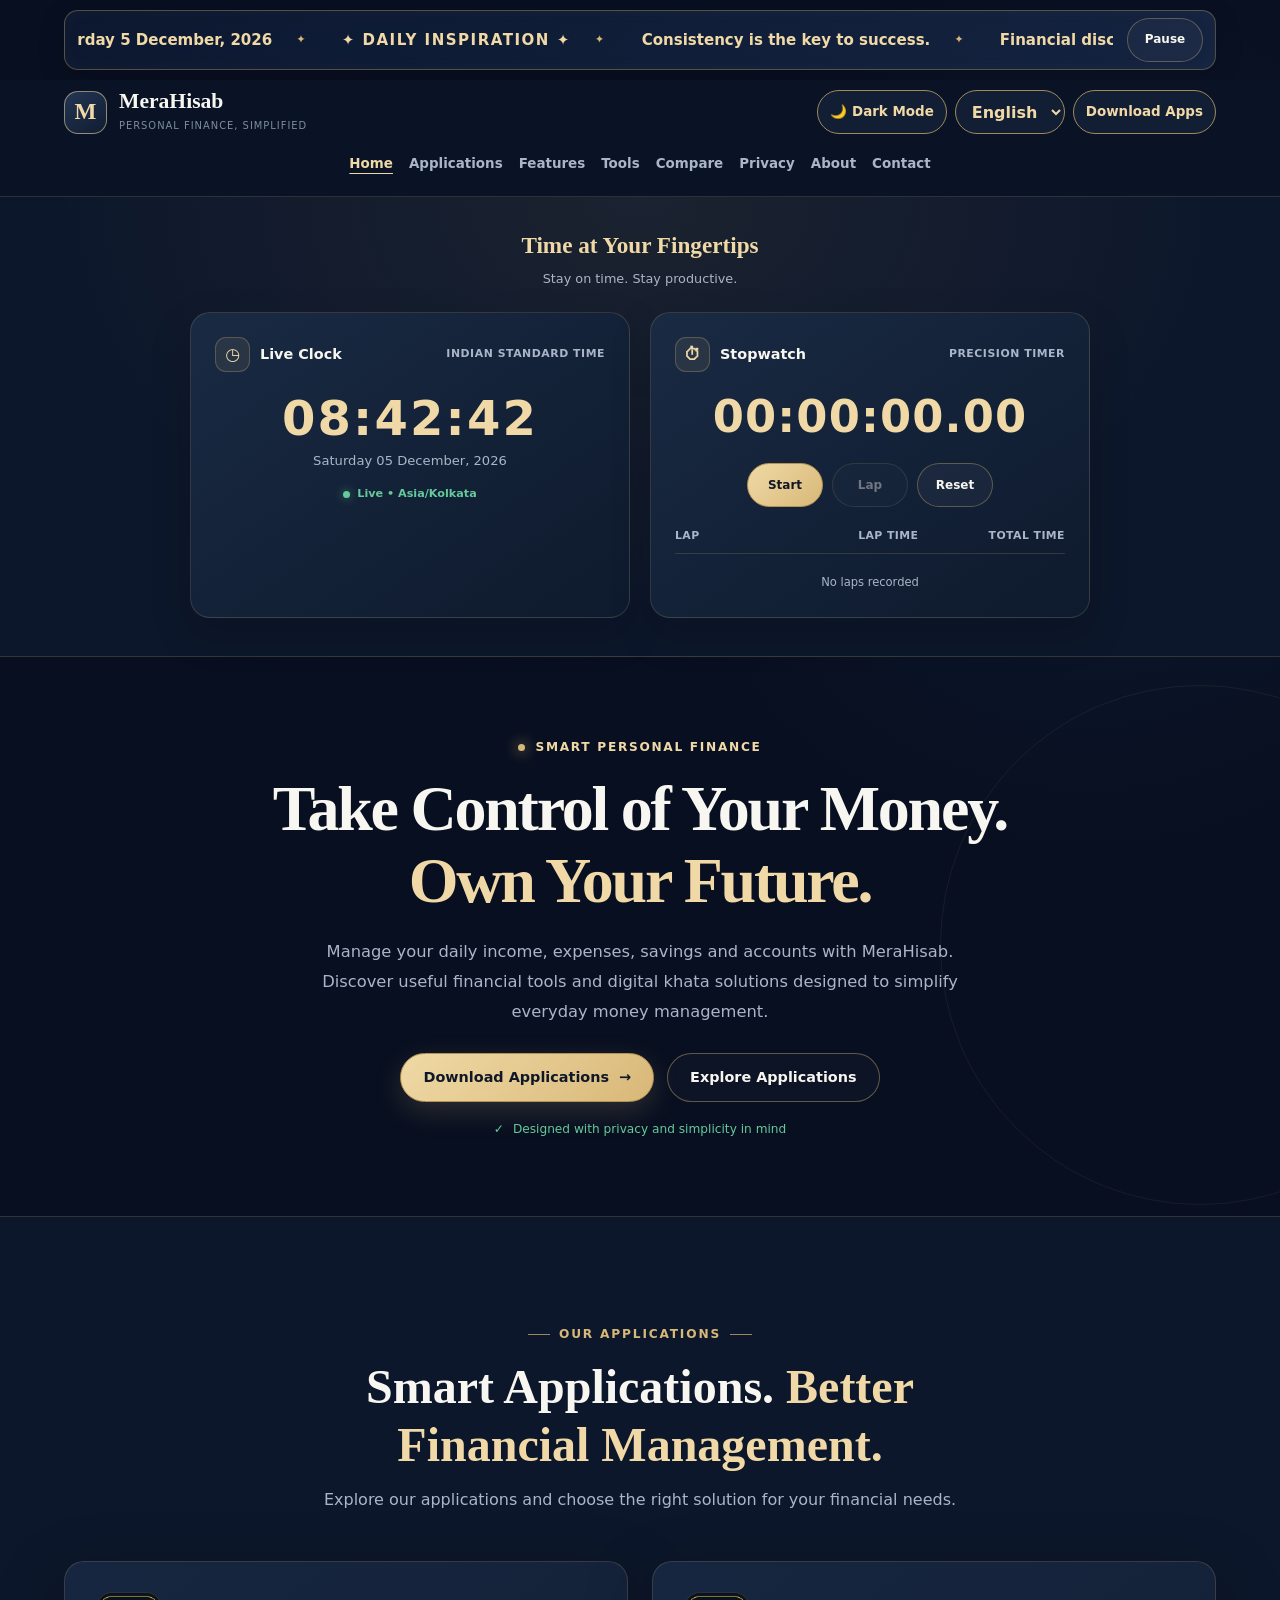
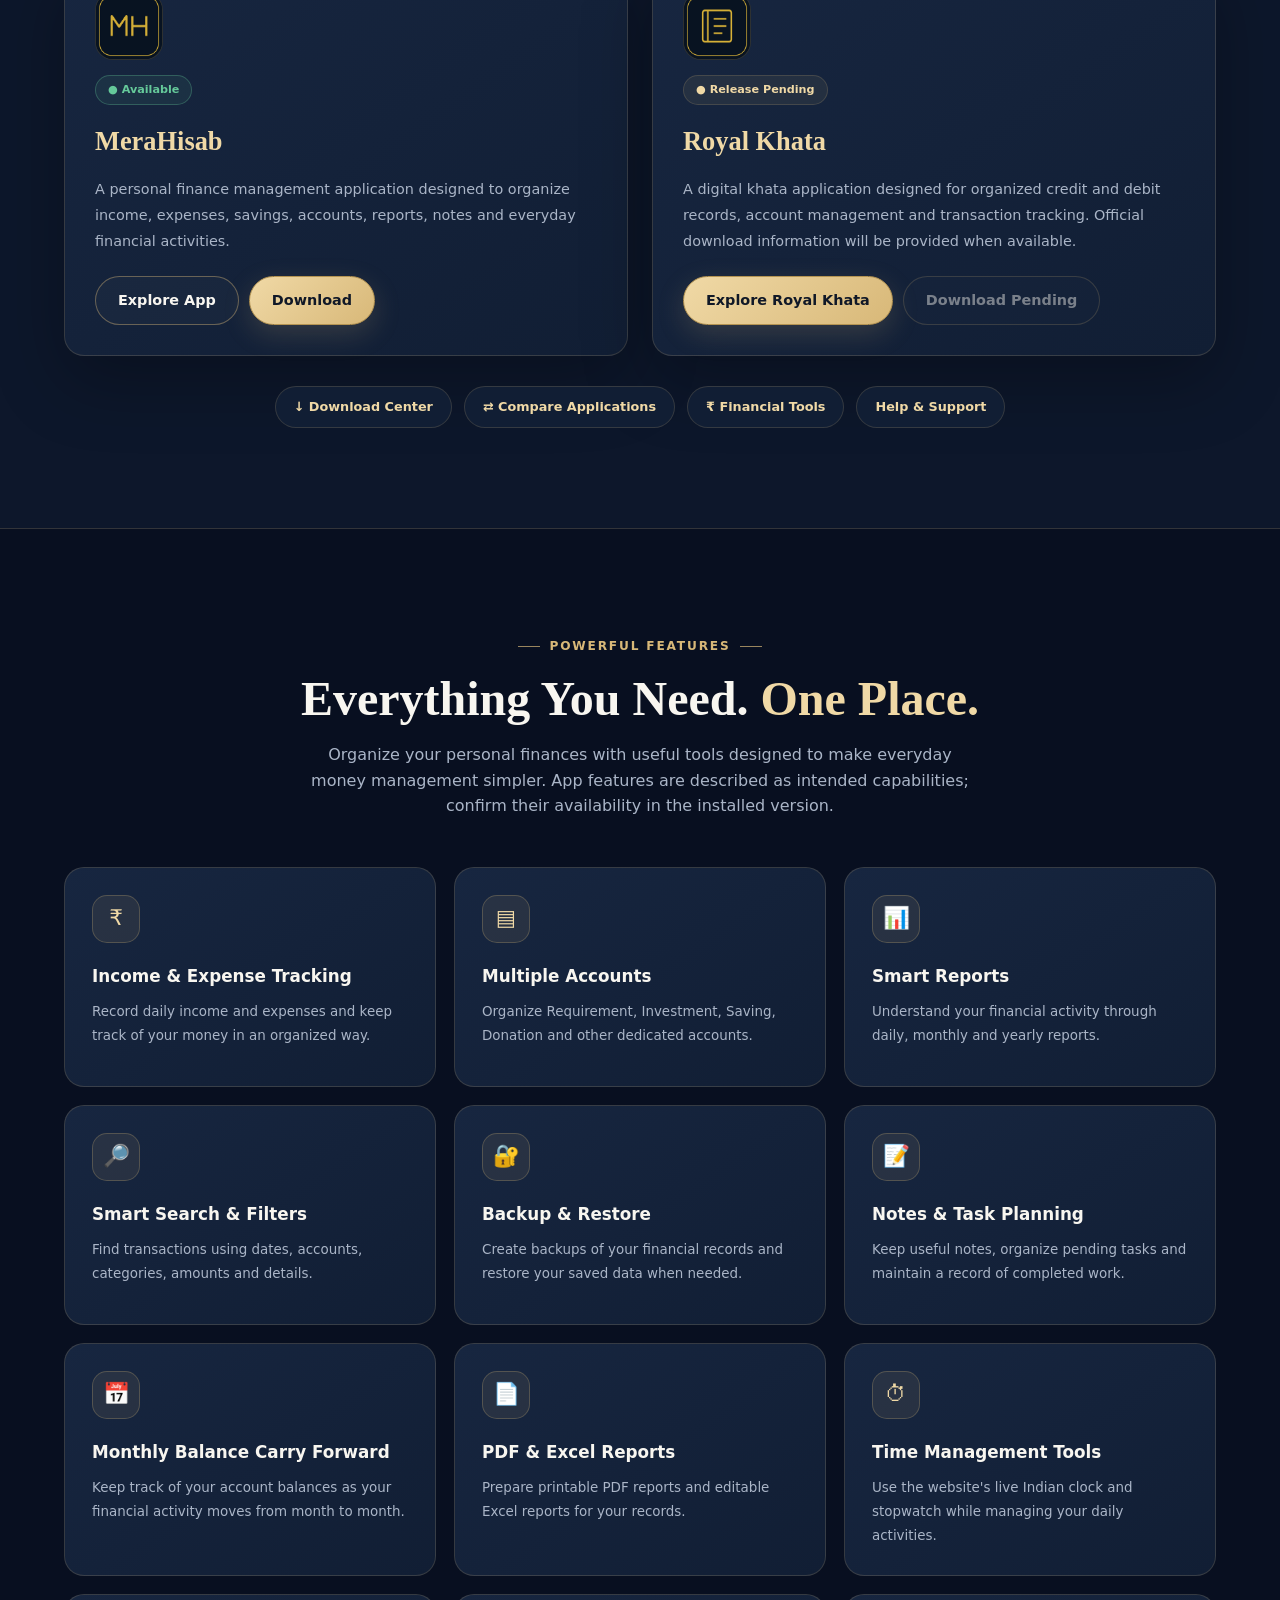
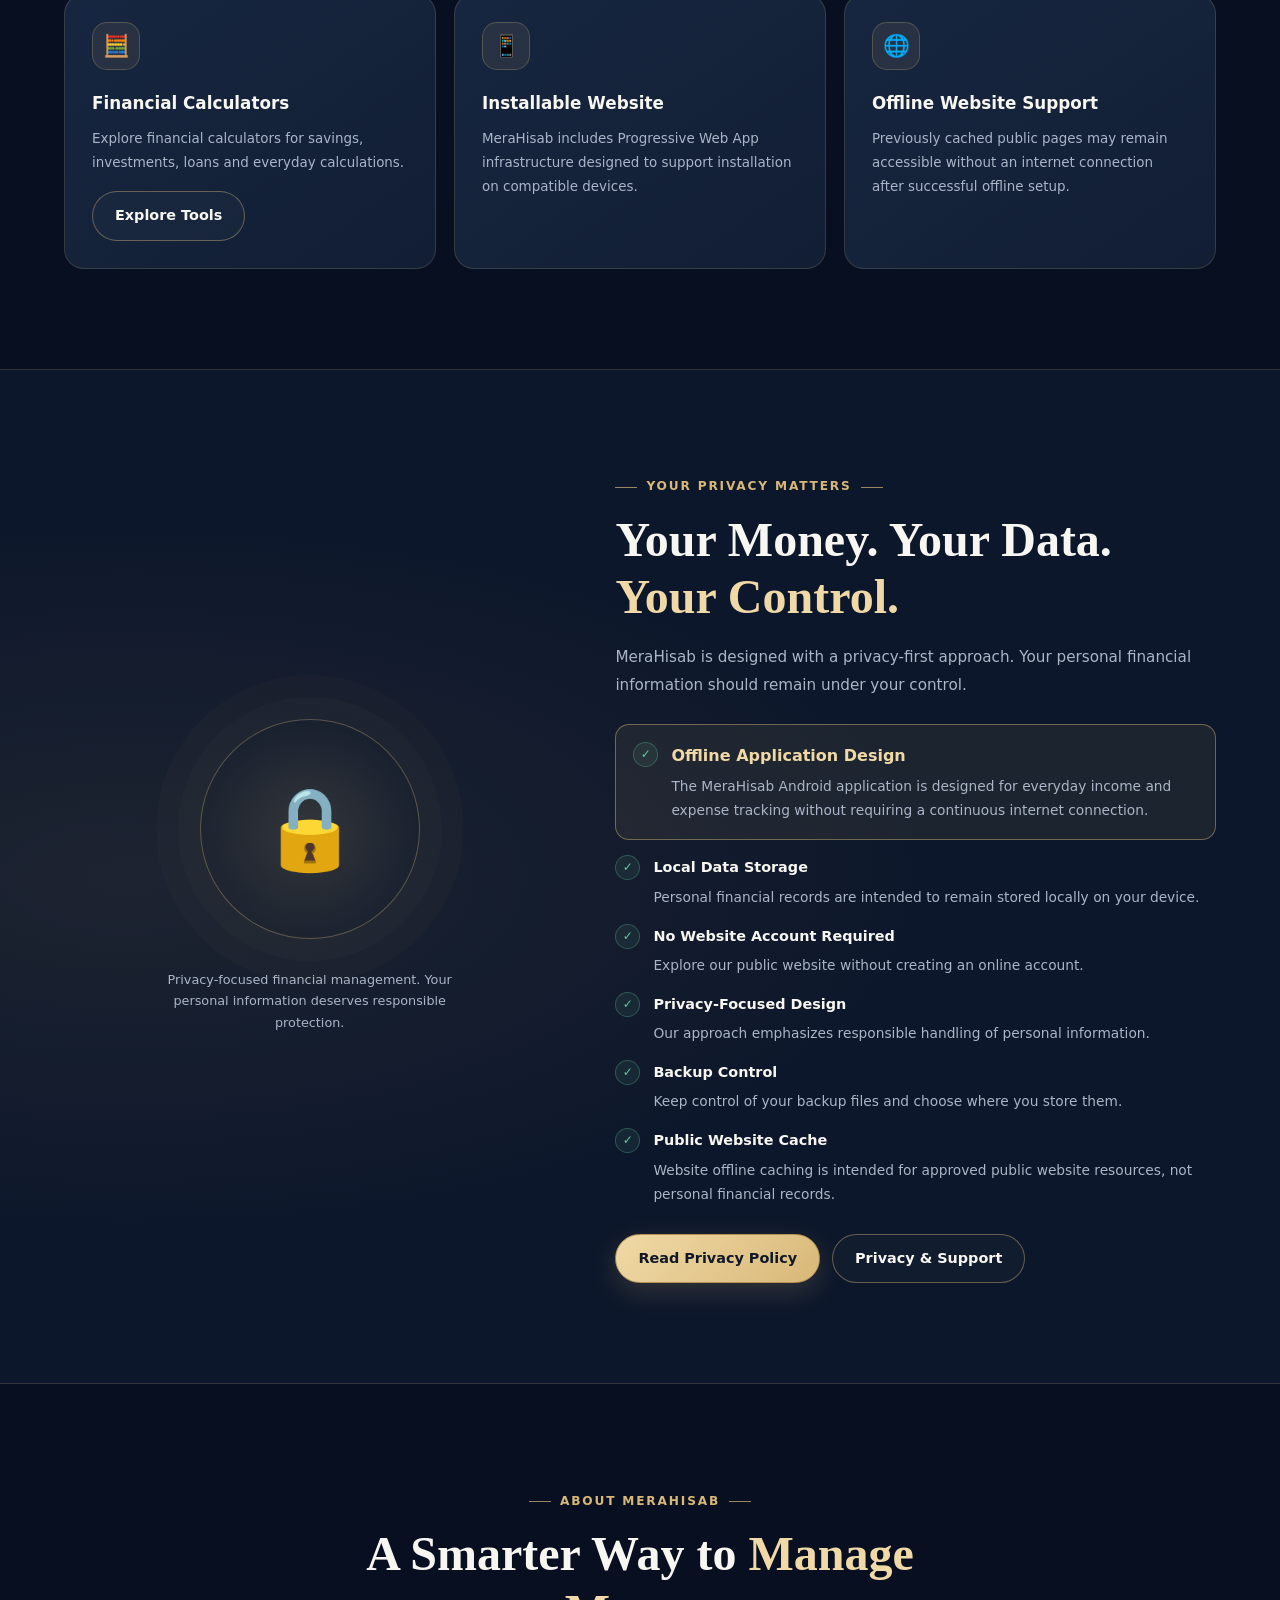
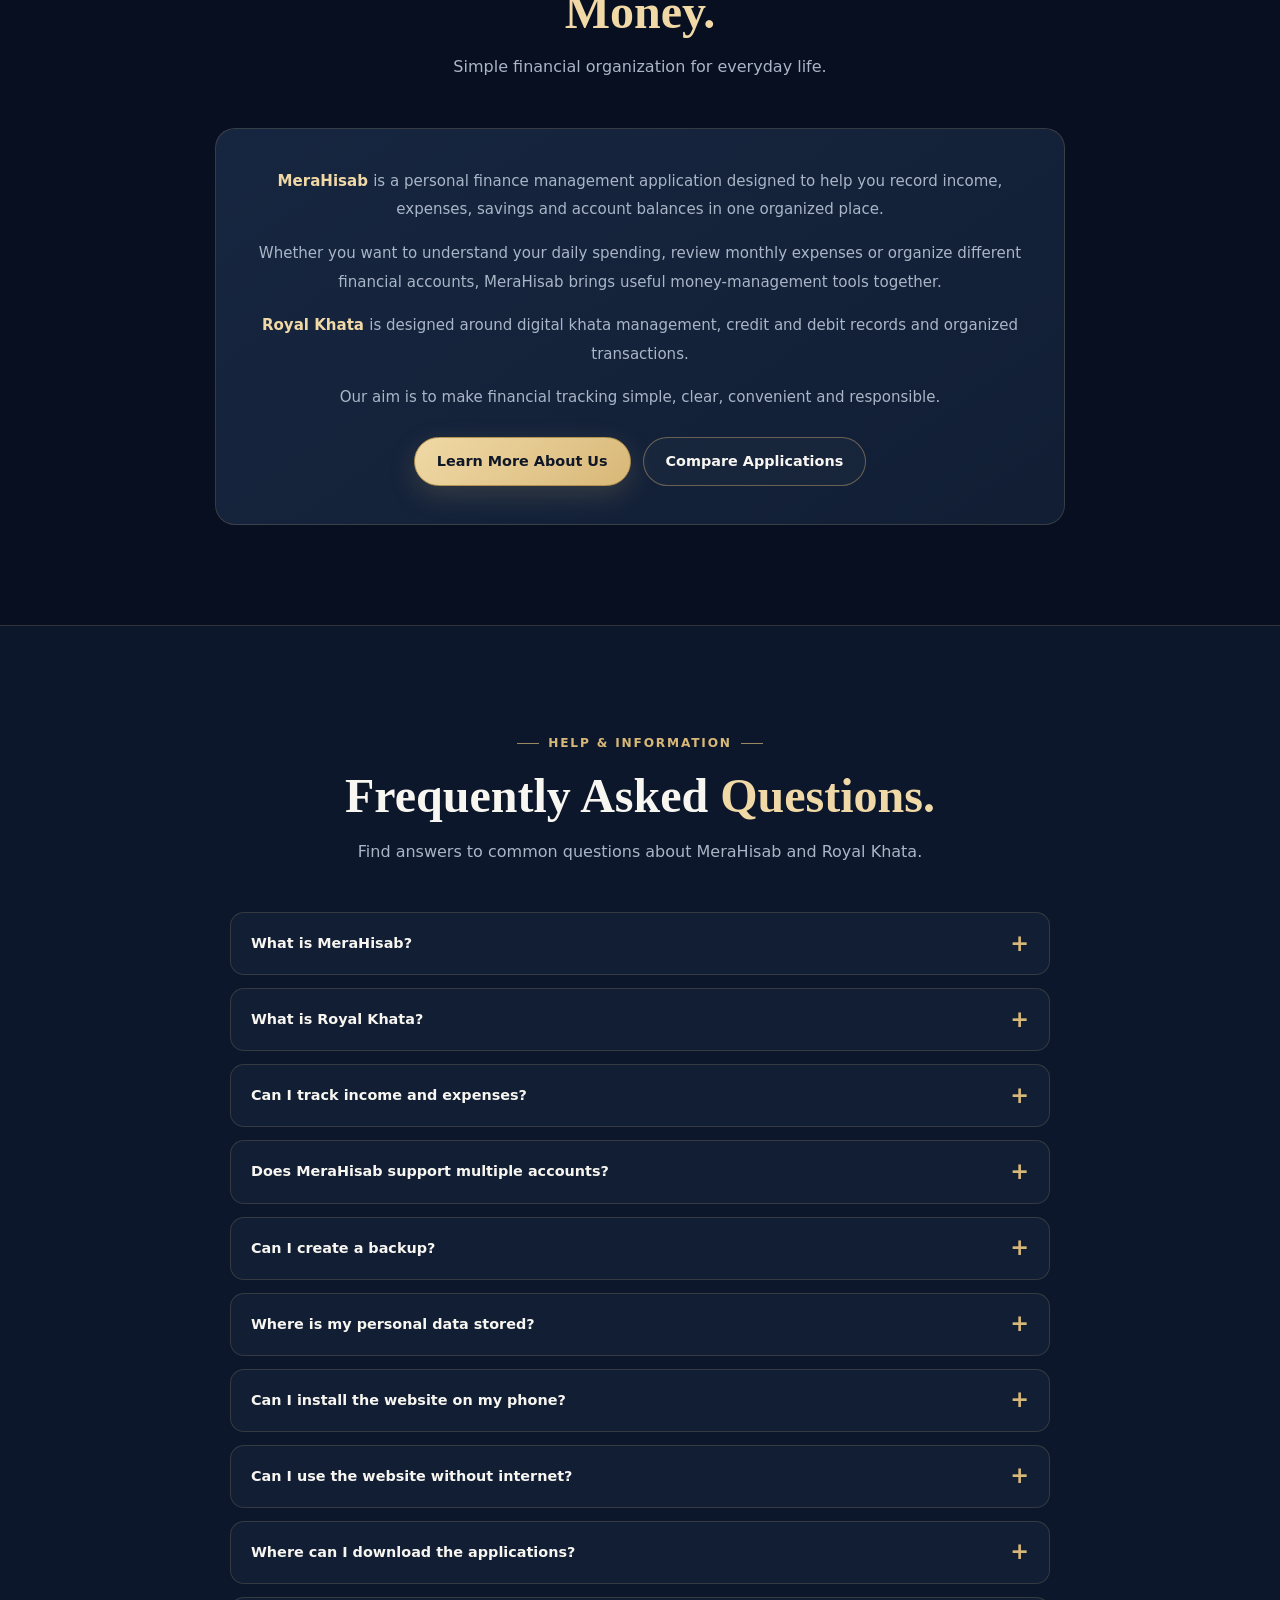
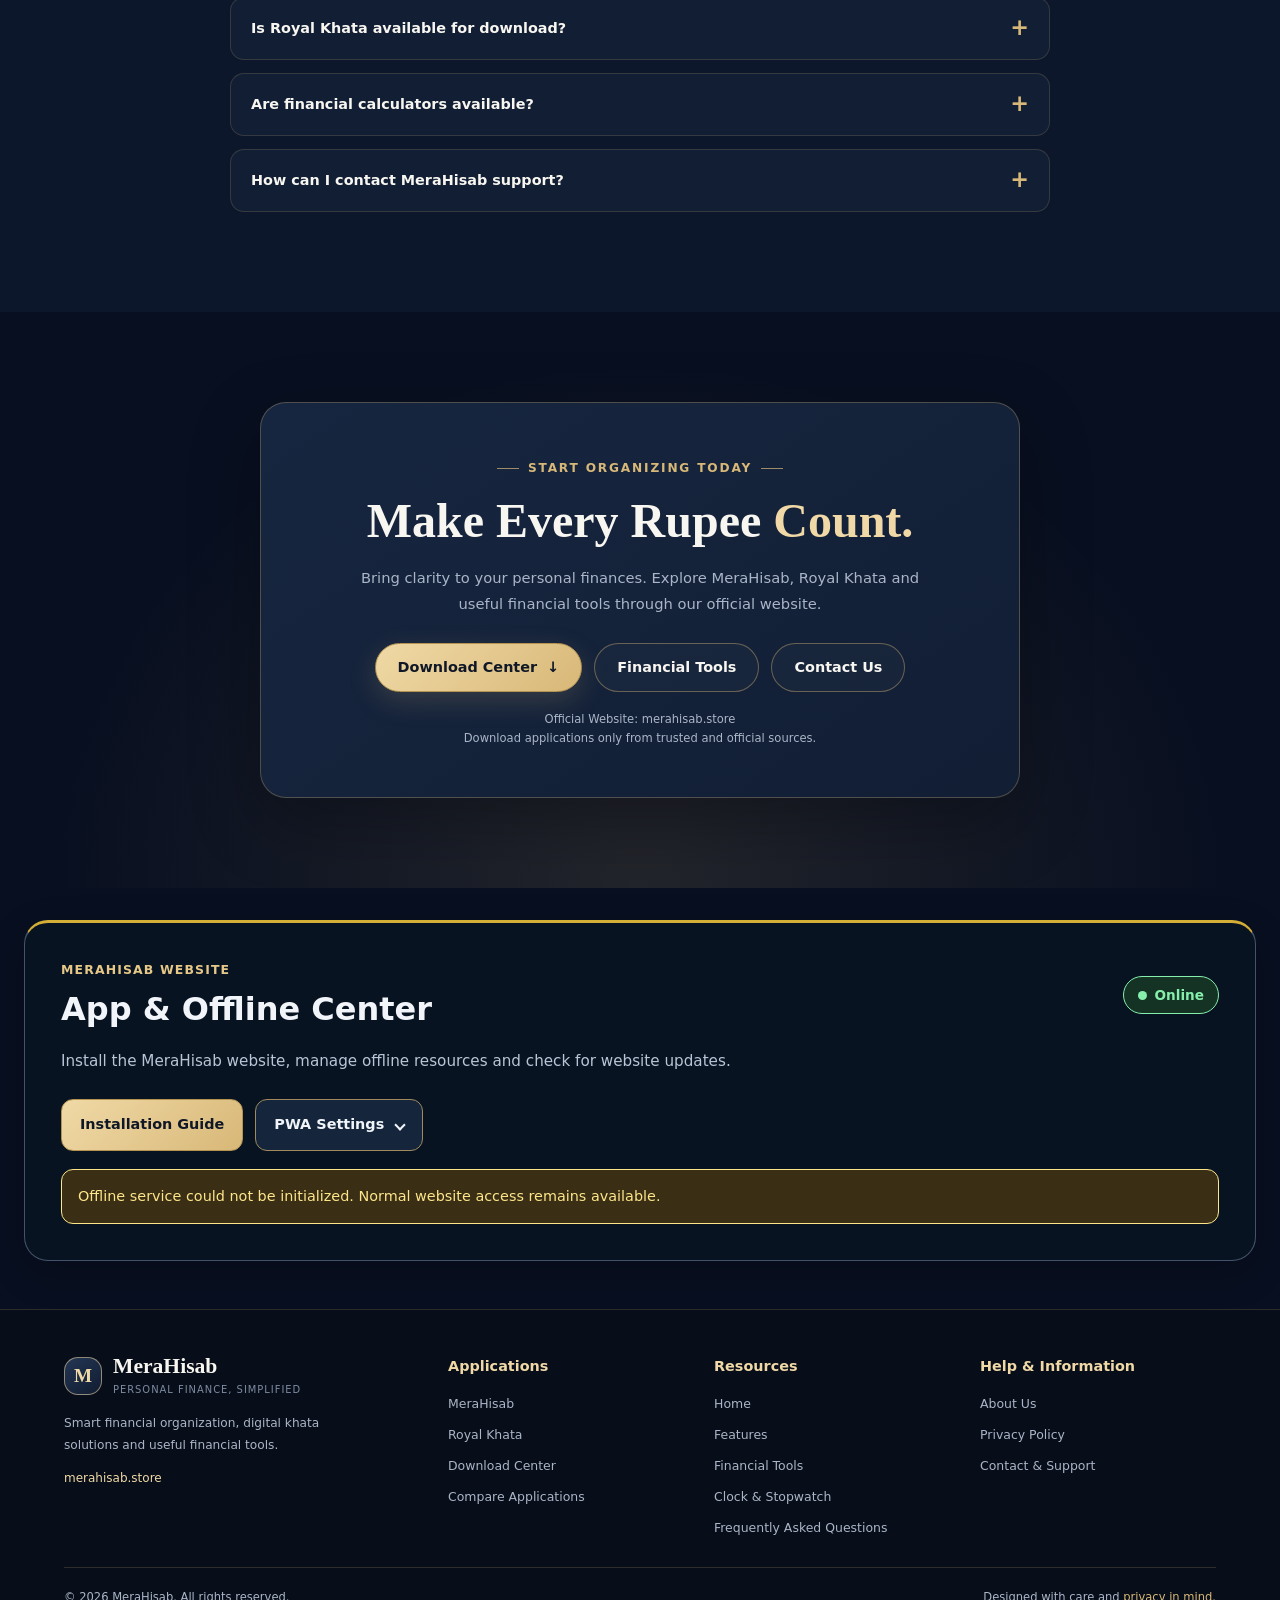
<file: index.html>
<!DOCTYPE html>

<html lang="en-IN">
<head>
<meta charset="utf-8"/>
<meta content="default-src 'self'; script-src 'self' 'sha256-NHzDin9reRMbTFbS0gCNY4e1aSZeCj8RpWimzOaFMKk=' 'sha256-sPgaZWj/lDXIBk8zB+/gcVZnKePlcVBvLypA7nQVjQA='; script-src-attr 'none'; style-src 'self' 'unsafe-inline'; font-src 'self'; img-src 'self' data: blob:; connect-src 'self'; worker-src 'self'; manifest-src 'self'; object-src 'none'; base-uri 'none'; form-action 'self'; frame-src 'none'" http-equiv="Content-Security-Policy"/>
<meta content="width=device-width, initial-scale=1.0" name="viewport"/>
<title>MeraHisab — Personal Finance &amp; Digital Khata</title>
<meta content="Explore MeraHisab and Royal Khata, personal finance management, digital khata, expense tracking and useful financial tools." name="description"/>
<meta content="strict-origin-when-cross-origin" name="referrer"/>
<meta content="MeraHisab" name="author"/>
<meta content="index, follow" name="robots"/>
<link href="https://merahisab.store/" rel="canonical"/>
<!-- SOCIAL MEDIA SEO -->
<meta content="website" property="og:type"/>
<meta content="MeraHisab" property="og:site_name"/>
<meta content="MeraHisab — Personal Finance, Simplified" property="og:title"/>
<meta content="Discover MeraHisab, Royal Khata and useful financial management tools." property="og:description"/>
<meta content="https://merahisab.store/" property="og:url"/>
<meta content="https://merahisab.store/icons/icon-512.png" property="og:image"/>
<meta content="en_IN" property="og:locale"/>
<meta content="summary" name="twitter:card"/>
<meta content="MeraHisab" name="twitter:title"/>
<meta content="Personal Finance, Simplified" name="twitter:description"/>
<meta content="https://merahisab.store/icons/icon-512.png" name="twitter:image"/>
<!-- PWA INTEGRATION -->
<link href="/manifest.json" rel="manifest"/>
<meta content="MeraHisab" name="application-name"/>
<meta content="#080f20" name="theme-color"/>
<meta content="yes" name="mobile-web-app-capable"/>
<meta content="yes" name="apple-mobile-web-app-capable"/>
<meta content="default" name="apple-mobile-web-app-status-bar-style"/>
<meta content="MeraHisab" name="apple-mobile-web-app-title"/>
<link href="/icons/icon-192.png" rel="apple-touch-icon"/>
<link href="/icons/icon-192.png" rel="icon" sizes="192x192" type="image/png"/>
<link href="/upgrade.css" rel="stylesheet"/>
<link href="/pwa.css" rel="stylesheet"/>
<script defer="" src="/upgrade.js"></script>
<script defer="" src="/pwa.js"></script>
<!-- PREMIUM WEBSITE DESIGN -->
<style>

    :root {
      --bg: #080f20;
      --bg2: #0d172b;
      --surface: #111e34;
      --surface2: #172640;
      --surface3: #1c2d49;
      --gold: #d8b878;
      --gold2: #f0d9a6;
      --white: #f8f6f0;
      --muted: #aab5c7;
      --muted2: #7e8ba1;
      --line: rgba(216,184,120,0.18);
      --green: #65c99a;
      --red: #ed8585;
      --radius: 20px;
      --radius-sm: 13px;
      --shadow: 0 24px 70px rgba(0,0,0,0.28);
      --container: 1200px;
    }

    *,
    *::before,
    *::after {
      box-sizing: border-box;
    }

    * {
      margin: 0;
      padding: 0;
    }

    html {
      width: 100%;
      scroll-behavior: smooth;
      scroll-padding-top: 110px;
    }

    body {
      width: 100%;
      min-width: 0;
      background:
        radial-gradient(
          circle at 85% 5%,
          rgba(36,64,105,0.22),
          transparent 28rem
        ),
        var(--bg);

      color: var(--white);
      font-family: system-ui, -apple-system, "Segoe UI", Arial, sans-serif;
      line-height: 1.6;
    }

    a {
      color: inherit;
      text-decoration: none;
    }

    button,
    input,
    select {
      font: inherit;
    }

    button {
      cursor: pointer;
    }

    img,
    video,
    iframe {
      max-width: 100%;
    }

    img {
      height: auto;
    }

    button:focus-visible,
    a:focus-visible,
    summary:focus-visible {
      outline: 3px solid var(--gold);
      outline-offset: 4px;
    }

    .container {
      width: 100%;
      max-width: var(--container);
      margin-inline: auto;
      padding-inline: 24px;
      min-width: 0;
    }

    .section {
      padding: 100px 0;
    }

    .section-heading {
      max-width: 680px;
      margin: 0 auto 48px;
      text-align: center;
    }

    .section-kicker {
      display: inline-flex;
      align-items: center;
      justify-content: center;
      gap: 9px;
      margin-bottom: 14px;
      color: var(--gold);
      font-size: 0.76rem;
      font-weight: 700;
      letter-spacing: 0.15em;
      text-transform: uppercase;
    }

    .section-kicker::before,
    .section-kicker::after {
      width: 22px;
      height: 1px;
      background: var(--gold);
      content: "";
      opacity: 0.7;
    }

    .section-heading h2 {
      margin-bottom: 14px;
      color: var(--white);
      font-family: Georgia, "Noto Serif Devanagari", serif;
      font-size: clamp(2rem,4vw,3rem);
      line-height: 1.2;
    }

    .section-heading p {
      color: var(--muted);
      font-size: 1rem;
    }

    .gold {
      color: var(--gold2);
    }

    .btn {
      display: inline-flex;
      min-height: 48px;
      align-items: center;
      justify-content: center;
      gap: 10px;
      padding: 12px 22px;
      border: 1px solid transparent;
      border-radius: 999px;
      font-size: 0.9rem;
      font-weight: 700;
      text-align: center;
      transition: 0.25s ease;
    }

    .btn:hover {
      transform: translateY(-2px);
    }

    .btn-primary {
      background: linear-gradient(
        135deg,
        var(--gold2),
        var(--gold)
      );

      color: #172033;
      box-shadow:
        0 9px 28px rgba(216,184,120,0.18);
    }

    .btn-primary:hover {
      background: #f4dfb4;
    }

    .btn-secondary {
      border-color: rgba(216,184,120,0.42);
      background: rgba(255,255,255,0.025);
      color: var(--white);
    }

    .btn-secondary:hover {
      border-color: var(--gold);
      background: rgba(216,184,120,0.08);
    }

    .btn:disabled {
      opacity: 0.45;
      cursor: not-allowed;
      transform: none;
    }

    /* PREMIUM HEADER */

    .header {
      position: sticky;
      top: 0;
      width: 100%;
      z-index: 1000;
      background: rgba(10,20,38,0.97);
      backdrop-filter: blur(16px);
      -webkit-backdrop-filter: blur(16px);
      border-bottom: 1px solid var(--line);
    }

    .header-inner {
      display: flex;
      min-height: 82px;
      align-items: center;
      justify-content: space-between;
      flex-wrap: wrap;
      gap: 16px;
      padding-top: 12px;
      padding-bottom: 12px;
    }

    .brand {
      display: inline-flex;
      align-items: center;
      flex-shrink: 0;
      gap: 12px;
    }

    .brand-mark {
      display: grid;
      width: 43px;
      height: 43px;
      flex-shrink: 0;
      place-items: center;
      border: 1px solid rgba(240,217,166,0.55);
      border-radius: 14px;

      background: linear-gradient(
        145deg,
        #243654,
        #101c31
      );

      color: var(--gold2);
      font-family: Georgia, "Noto Serif Devanagari", serif;
      font-size: 1.45rem;
      font-weight: 800;
    }

    .brand-name {
      display: block;
      color: var(--white);
      font-family: Georgia, "Noto Serif Devanagari", serif;
      font-size: 1.35rem;
      font-weight: 800;
      line-height: 1.1;
    }

    .brand-tag {
      display: block;
      margin-top: 4px;
      color: var(--muted2);
      font-size: 0.62rem;
      letter-spacing: 0.1em;
      text-transform: uppercase;
    }

    .nav {
      display: flex;
      min-width: 0;
      align-items: center;
      justify-content: flex-end;
      flex-wrap: wrap;
      gap: 18px;
    }

    .nav a {
      color: var(--muted);
      font-size: 0.84rem;
      font-weight: 600;
      transition: color 0.2s ease;
    }

    .nav a:hover {
      color: var(--gold2);
    }

    .nav-cta {
      display: inline-flex;
      min-height: 42px;
      align-items: center;
      justify-content: center;
      padding: 9px 18px;
      border: 1px solid rgba(216,184,120,0.5);
      border-radius: 999px;
      color: var(--gold2);
      font-size: 0.82rem;
      font-weight: 700;
    }

    .nav-cta:hover {
      background: rgba(216,184,120,0.1);
    }

    /* END OF PART 1 */



    
    /* =====================================
       PREMIUM MOTIVATIONAL TICKER
       ===================================== */

    .motivation-ticker {
      position: relative;
      width: calc(100% - 32px);
      max-width: 1152px;
      margin: 18px auto;
      padding: 16px 20px;
      overflow: hidden;
      text-align: center;

      background: linear-gradient(
        135deg,
        #0c1830,
        #142340
      );

      border: 1px solid rgba(212,175,110,0.35);
      border-radius: 14px;

      box-shadow:
        0 8px 28px rgba(0,0,0,0.16),
        inset 0 0 18px rgba(212,175,110,0.04);
    }

    .motivation-label {
      margin-bottom: 8px;
      color: var(--gold);
      font-size: 10px;
      font-weight: 700;
      letter-spacing: 3px;
      text-transform: uppercase;
    }

    .motivation-text {
      min-height: 26px;
      color: var(--gold2);
      font-size: 15px;
      font-weight: 500;
      line-height: 1.7;
      letter-spacing: 0.3px;
      overflow-wrap: anywhere;

      opacity: 1;
      transform: translateY(0);

      transition:
        opacity 0.55s ease,
        transform 0.55s ease;
    }

    .motivation-text.fade-out {
      opacity: 0;
      transform: translateY(8px);
    }

    /* =====================================
       TIME MANAGEMENT TOOLS
       ===================================== */

    .time-tools-section {
      position: relative;
      padding: 30px 0 38px;
      border-bottom: 1px solid var(--line);

      background:
        radial-gradient(
          ellipse at 50% 0%,
          rgba(216,184,120,0.07),
          transparent 65%
        ),
        var(--bg2);
    }

    .time-tools-heading {
      margin-bottom: 22px;
      text-align: center;
    }

    .time-tools-heading h2 {
      margin-bottom: 5px;
      color: var(--gold2);
      font-family: Georgia, "Noto Serif Devanagari", serif;
      font-size: 1.45rem;
    }

    .time-tools-heading p {
      color: var(--muted);
      font-size: 0.8rem;
    }

    .time-tools-grid {
      display: grid;
      grid-template-columns:
        repeat(2,minmax(0,1fr));
      align-items: stretch;
      gap: 20px;
      width: 100%;
      max-width: 900px;
      margin-inline: auto;
    }

    .time-card {
      min-width: 0;
      padding: 24px;
      border: 1px solid var(--line);
      border-radius: var(--radius);

      background: linear-gradient(
        145deg,
        #192a43,
        #0e1a2d
      );

      box-shadow:
        0 16px 40px rgba(0,0,0,0.17);
    }

    .time-card-top {
      display: flex;
      align-items: center;
      justify-content: space-between;
      flex-wrap: wrap;
      gap: 10px;
      margin-bottom: 18px;
    }

    .time-card-title {
      display: flex;
      align-items: center;
      gap: 10px;
      color: var(--white);
      font-size: 0.9rem;
      font-weight: 700;
    }

    .time-card-icon {
      display: grid;
      width: 35px;
      height: 35px;
      flex-shrink: 0;
      place-items: center;
      border: 1px solid rgba(216,184,120,0.28);
      border-radius: 11px;
      background: rgba(216,184,120,0.09);
      color: var(--gold2);
      font-size: 1.05rem;
    }

    .time-zone {
      color: var(--muted);
      font-size: 0.68rem;
      font-weight: 600;
      letter-spacing: 0.05em;
    }

    /* LIVE INDIAN CLOCK */

    .live-time {
      margin: 8px 0 3px;
      color: var(--gold2);
      font-size: clamp(1.7rem,5vw,3rem);
      font-weight: 700;
      letter-spacing: 0.045em;
      line-height: 1.2;
      text-align: center;
      font-variant-numeric: tabular-nums;
    }

    .live-date {
      margin-bottom: 14px;
      color: var(--muted);
      font-size: 0.82rem;
      text-align: center;
    }

    .clock-status {
      display: flex;
      align-items: center;
      justify-content: center;
      gap: 7px;
      color: var(--green);
      font-size: 0.7rem;
      font-weight: 600;
    }

    .clock-status-dot {
      width: 7px;
      height: 7px;
      flex-shrink: 0;
      border-radius: 50%;
      background: var(--green);

      box-shadow:
        0 0 10px rgba(101,201,154,0.6);
    }

    /* =====================================
       PREMIUM STOPWATCH
       ===================================== */

    .stopwatch-display {
      margin: 12px 0 20px;
      color: var(--gold2);
      font-size: clamp(1.6rem,5vw,2.8rem);
      font-weight: 700;
      letter-spacing: 0.025em;
      line-height: 1.2;
      text-align: center;
      font-variant-numeric: tabular-nums;
    }

    .stopwatch-buttons {
      display: flex;
      flex-wrap: wrap;
      align-items: center;
      justify-content: center;
      gap: 9px;
    }

    .timer-btn {
      min-width: 76px;
      min-height: 42px;
      padding: 8px 14px;
      border: 1px solid rgba(216,184,120,0.35);
      border-radius: 999px;
      background: rgba(255,255,255,0.035);
      color: var(--white);
      font-size: 0.75rem;
      font-weight: 700;
      transition: 0.2s ease;
    }

    .timer-btn:hover:not(:disabled) {
      border-color: var(--gold);
      background: rgba(216,184,120,0.12);
    }

    .timer-btn.start {
      border-color: var(--gold);

      background: linear-gradient(
        135deg,
        var(--gold2),
        var(--gold)
      );

      color: #172033;
    }

    .timer-btn:disabled {
      cursor: not-allowed;
      opacity: 0.4;
    }

    .lap-heading {
      display: grid;
      grid-template-columns: 0.7fr 1fr 1fr;
      gap: 8px;
      margin-top: 20px;
      padding-bottom: 8px;
      border-bottom: 1px solid var(--line);
      color: var(--muted);
      font-size: 0.68rem;
      font-weight: 700;
      letter-spacing: 0.04em;
      text-transform: uppercase;
    }

    .lap-heading span:not(:first-child) {
      text-align: right;
    }

    .lap-list {
      display: flex;
      max-height: 150px;
      flex-direction: column;
      gap: 7px;
      overflow-y: auto;
      padding-top: 9px;
      scrollbar-width: thin;
      scrollbar-color: var(--gold) transparent;
    }

    .lap-row {
      display: grid;
      grid-template-columns: 0.7fr 1fr 1fr;
      gap: 8px;
      padding: 7px 0;
      border-bottom: 1px solid var(--line);
      color: var(--muted);
      font-size: 0.72rem;
      font-variant-numeric: tabular-nums;
    }

    .lap-row span:nth-child(2),
    .lap-row span:nth-child(3) {
      text-align: right;
    }

    .lap-row span:last-child {
      color: var(--gold2);
    }

    .lap-empty {
      padding: 10px 0 2px;
      color: var(--muted);
      font-size: 0.72rem;
      text-align: center;
    }

    /* =====================================
       PREMIUM HERO SECTION
       ===================================== */

    .hero {
      position: relative;
      padding: 92px 0 100px;
      overflow: hidden;
    }

    .hero::before {
      position: absolute;
      top: 5%;
      right: -180px;
      width: 520px;
      height: 520px;
      border: 1px solid rgba(216,184,120,0.08);
      border-radius: 50%;
      content: "";
      pointer-events: none;
    }

    .hero-grid {
      position: relative;
      display: grid;

      grid-template-columns:
        minmax(0,1.02fr)
        minmax(0,0.98fr);

      align-items: center;
      gap: 42px;
    }

    .hero-grid > * {
      min-width: 0;
    }

    .hero-content {
      min-width: 0;
    }

    .eyebrow {
      display: inline-flex;
      align-items: center;
      gap: 10px;
      margin-bottom: 20px;
      color: var(--gold2);
      font-size: 0.76rem;
      font-weight: 700;
      letter-spacing: 0.14em;
      text-transform: uppercase;
    }

    .eyebrow-dot {
      width: 7px;
      height: 7px;
      flex-shrink: 0;
      border-radius: 50%;
      background: var(--gold);
      box-shadow: 0 0 14px var(--gold);
    }

    .hero h1 {
      max-width: 650px;
      margin-bottom: 22px;
      color: var(--white);
      font-family: Georgia, "Noto Serif Devanagari", serif;
      font-size: clamp(2.4rem,5.2vw,4.55rem);
      line-height: 1.12;
      letter-spacing: -0.035em;
      overflow-wrap: break-word;
    }

    .hero-description {
      max-width: 530px;
      margin-bottom: 30px;
      color: var(--muted);
      font-size: 1.02rem;
      line-height: 1.85;
    }

    .hero-buttons {
      display: flex;
      flex-wrap: wrap;
      gap: 13px;
      margin-bottom: 24px;
    }

    .hero-note {
      display: flex;
      align-items: center;
      gap: 9px;
      color: var(--muted);
      font-size: 0.76rem;
    }

    .hero-note span {
      color: var(--green);
    }

    /* =====================================
       APPLICATION DISCOVERY SECTION
       ===================================== */

    .apps-section {
      border-top: 1px solid var(--line);
      border-bottom: 1px solid var(--line);
      background: var(--bg2);
    }

    .apps-grid {
      display: grid;
      grid-template-columns:
        repeat(2,minmax(0,1fr));
      gap: 24px;
    }

    .app-card {
      display: flex;
      min-width: 0;
      flex-direction: column;
      align-items: flex-start;
      gap: 15px;
      padding: 30px;
      border: 1px solid var(--line);
      border-radius: var(--radius);

      background: linear-gradient(
        145deg,
        var(--surface2),
        var(--surface)
      );

      box-shadow: var(--shadow);

      transition:
        transform 0.25s ease,
        border-color 0.25s ease;
    }

    .app-card:hover {
      transform: translateY(-4px);
      border-color: var(--gold);
    }

    .app-card-icon {
      display: grid;
      width: 68px;
      height: 68px;
      place-items: center;
      overflow: hidden;
      border: 1px solid var(--line);
      border-radius: 18px;
      background: #081321;
    }

    .app-card-icon img {
      display: block;
      width: 100%;
      height: 100%;
      object-fit: contain;
    }

    .app-card h3 {
      color: var(--gold2);
      font-family: Georgia, "Noto Serif Devanagari", serif;
      font-size: 1.65rem;
    }

    .app-card p {
      flex: 1;
      color: var(--muted);
      font-size: 0.9rem;
      line-height: 1.8;
    }

    .app-status {
      display: inline-flex;
      align-items: center;
      gap: 7px;
      padding: 5px 12px;
      border: 1px solid var(--line);
      border-radius: 999px;
      color: var(--gold2);
      background: rgba(216,184,120,0.08);
      font-size: 0.7rem;
      font-weight: 700;
    }

    .app-status.available {
      color: var(--green);
      border-color: rgba(101,201,154,0.3);
      background: rgba(101,201,154,0.08);
    }

    .app-card-actions {
      display: flex;
      flex-wrap: wrap;
      gap: 10px;
      width: 100%;
      margin-top: 6px;
    }

    .app-section-links {
      display: flex;
      flex-wrap: wrap;
      justify-content: center;
      gap: 12px;
      margin-top: 30px;
    }

    .app-section-links a {
      display: inline-flex;
      align-items: center;
      justify-content: center;
      min-height: 42px;
      padding: 10px 18px;
      border: 1px solid var(--line);
      border-radius: 999px;
      background: var(--surface);
      color: var(--gold2);
      font-size: 0.8rem;
      font-weight: 600;
      text-align: center;
      transition: 0.2s ease;
    }

    .app-section-links a:hover {
      border-color: var(--gold);
      background: var(--surface2);
    }

    /* END OF PART 2 */


    
    /* =====================================
       PREMIUM FEATURES SECTION
       ===================================== */

    .features-section {
      background: var(--bg);
    }

    .features-grid {
      display: grid;
      grid-template-columns:
        repeat(3,minmax(0,1fr));
      gap: 18px;
    }

    .feature-card {
      position: relative;
      min-width: 0;
      min-height: 220px;
      padding: 27px;
      overflow: hidden;
      border: 1px solid var(--line);
      border-radius: var(--radius);

      background: linear-gradient(
        145deg,
        var(--surface2),
        var(--surface)
      );

      transition:
        transform 0.25s ease,
        border-color 0.25s ease;
    }

    .feature-card:hover {
      transform: translateY(-5px);
      border-color: rgba(216,184,120,0.55);
    }

    .feature-icon {
      display: grid;
      width: 48px;
      height: 48px;
      margin-bottom: 20px;
      place-items: center;
      border: 1px solid rgba(216,184,120,0.25);
      border-radius: 15px;
      background: rgba(216,184,120,0.09);
      color: var(--gold2);
      font-size: 1.35rem;
    }

    .feature-card h3 {
      margin-bottom: 10px;
      color: var(--white);
      font-size: 1.05rem;
      overflow-wrap: break-word;
    }

    .feature-card p {
      color: var(--muted);
      font-size: 0.84rem;
      line-height: 1.8;
    }

    /* =====================================
       PRIVACY AND SECURITY SECTION
       ===================================== */

    .privacy-section {
      position: relative;
      overflow: hidden;
      border-top: 1px solid var(--line);
      border-bottom: 1px solid var(--line);

      background:
        radial-gradient(
          ellipse at 10% 50%,
          rgba(216,184,120,0.08),
          transparent 50%
        ),
        var(--bg2);
    }

    .privacy-content {
      display: grid;

      grid-template-columns:
        minmax(0,0.9fr)
        minmax(0,1.1fr);

      align-items: center;
      gap: 60px;
    }

    .privacy-content > * {
      min-width: 0;
    }

    .privacy-visual {
      position: relative;
      display: flex;
      min-width: 0;
      min-height: 330px;
      flex-direction: column;
      align-items: center;
      justify-content: center;
      gap: 30px;
    }

    .privacy-shield {
      position: relative;
      display: grid;
      width: 220px;
      height: 220px;
      flex-shrink: 0;
      place-items: center;
      border: 1px solid rgba(216,184,120,0.35);
      border-radius: 50%;

      background: radial-gradient(
        circle,
        rgba(216,184,120,0.14),
        rgba(216,184,120,0.025) 68%
      );

      box-shadow:
        0 0 0 22px rgba(216,184,120,0.025),
        0 0 0 44px rgba(216,184,120,0.018);

      color: var(--gold2);
      font-size: 5rem;
    }

    .privacy-visual-caption {
      max-width: 300px;
      color: var(--muted);
      font-size: 0.8rem;
      line-height: 1.7;
      text-align: center;
    }

    .privacy-text {
      position: relative;
      min-width: 0;
    }

    .privacy-text h2 {
      margin-bottom: 17px;
      color: var(--white);
      font-family: Georgia, "Noto Serif Devanagari", serif;
      font-size: clamp(2rem,4vw,3rem);
      line-height: 1.2;
    }

    .privacy-text > p {
      margin-bottom: 25px;
      color: var(--muted);
      font-size: 0.95rem;
      line-height: 1.85;
    }

    .privacy-points {
      display: grid;
      gap: 15px;
    }

    .privacy-point {
      display: flex;
      min-width: 0;
      align-items: flex-start;
      gap: 13px;
      color: var(--muted);
      font-size: 0.86rem;
      line-height: 1.75;
    }

    .privacy-point > div {
      min-width: 0;
      overflow-wrap: break-word;
    }

    .privacy-check {
      display: grid;
      width: 25px;
      height: 25px;
      flex-shrink: 0;
      place-items: center;
      border: 1px solid rgba(101,201,154,0.3);
      border-radius: 50%;
      background: rgba(101,201,154,0.09);
      color: var(--green);
      font-size: 0.75rem;
      font-weight: 800;
    }

    .privacy-point strong {
      display: block;
      margin-bottom: 4px;
      color: var(--white);
      font-size: 0.9rem;
    }

    /* OFFLINE PRIVACY HIGHLIGHT */

    .offline-highlight {
      padding: 17px;
      border: 1px solid rgba(216,184,120,0.45);
      border-radius: 14px;
      background: rgba(216,184,120,0.08);
    }

    .offline-highlight strong {
      color: var(--gold2);
      font-size: 1rem;
    }

    .offline-highlight p {
      margin: 0;
      line-height: 1.75;
    }

    .privacy-actions {
      display: flex;
      flex-wrap: wrap;
      gap: 12px;
      margin-top: 28px;
    }

    /* =====================================
       ABOUT MERAHISAB
       ===================================== */

    .about-section {
      background: var(--bg);
    }

    .about-content {
      width: 100%;
      max-width: 850px;
      margin-inline: auto;
      padding: 38px;
      border: 1px solid var(--line);
      border-radius: var(--radius);

      background: linear-gradient(
        145deg,
        var(--surface2),
        var(--surface)
      );

      text-align: center;
    }

    .about-content p {
      margin-bottom: 15px;
      color: var(--muted);
      font-size: 0.94rem;
      line-height: 1.9;
    }

    .about-content p:last-child {
      margin-bottom: 0;
    }

    .about-highlight {
      color: var(--gold2);
      font-weight: 700;
    }

    .about-actions {
      display: flex;
      flex-wrap: wrap;
      justify-content: center;
      gap: 12px;
      margin-top: 25px;
    }

    /* =====================================
       FREQUENTLY ASKED QUESTIONS
       ===================================== */

    .faq-section {
      border-top: 1px solid var(--line);
      background: var(--bg2);
    }

    .faq-list {
      display: grid;
      width: 100%;
      max-width: 820px;
      gap: 13px;
      margin-inline: auto;
    }

    .faq-item {
      overflow: hidden;
      border: 1px solid var(--line);
      border-radius: 14px;
      background: var(--surface);
      transition: border-color 0.25s ease;
    }

    .faq-item[open] {
      border-color: rgba(216,184,120,0.45);
    }

    .faq-item summary {
      position: relative;
      padding: 19px 52px 19px 20px;
      color: var(--white);
      cursor: pointer;
      font-size: 0.9rem;
      font-weight: 700;
      list-style: none;
      overflow-wrap: break-word;
    }

    .faq-item summary::-webkit-details-marker {
      display: none;
    }

    .faq-item summary::after {
      position: absolute;
      top: 50%;
      right: 20px;
      color: var(--gold);
      content: "+";
      font-size: 1.4rem;
      transform: translateY(-50%);
    }

    .faq-item[open] summary::after {
      content: "−";
    }

    .faq-item summary:hover {
      color: var(--gold2);
    }

    .faq-answer {
      padding: 0 20px 19px;
      color: var(--muted);
      font-size: 0.84rem;
      line-height: 1.8;
    }

    .faq-answer a {
      color: var(--gold2);
      text-decoration: underline;
      text-underline-offset: 3px;
    }

    /* =====================================
       PREMIUM DOWNLOAD SECTION
       ===================================== */

    .download-section {
      position: relative;
      padding: 90px 0;
      overflow: hidden;

      background:
        radial-gradient(
          ellipse at 50% 100%,
          rgba(216,184,120,0.13),
          transparent 65%
        ),
        var(--bg);
    }

    .download-content {
      width: 100%;
      max-width: 760px;
      margin-inline: auto;
      padding: 48px 30px;
      border: 1px solid rgba(216,184,120,0.3);
      border-radius: 26px;

      background: linear-gradient(
        145deg,
        var(--surface2),
        var(--surface)
      );

      box-shadow: var(--shadow);
      text-align: center;
    }

    .download-content h2 {
      margin-bottom: 15px;
      color: var(--white);
      font-family: Georgia, "Noto Serif Devanagari", serif;
      font-size: clamp(2rem,4vw,3rem);
      line-height: 1.2;
    }

    .download-content p {
      max-width: 570px;
      margin: 0 auto 25px;
      color: var(--muted);
      font-size: 0.92rem;
      line-height: 1.8;
    }

    .download-actions {
      display: flex;
      flex-wrap: wrap;
      align-items: center;
      justify-content: center;
      gap: 12px;
    }

    .download-note {
      margin-top: 18px;
      color: var(--muted);
      font-size: 0.72rem;
      line-height: 1.7;
    }

    /* =====================================
       PREMIUM WEBSITE FOOTER
       ===================================== */

    .footer {
      padding: 45px 0 24px;
      border-top: 1px solid var(--line);
      background: #070d19;
    }

    .footer-content {
      display: grid;

      grid-template-columns:
        minmax(0,1.5fr)
        repeat(3,minmax(0,1fr));

      align-items: start;
      gap: 30px;
      padding-bottom: 30px;
    }

    .footer-content > * {
      min-width: 0;
    }

    .footer-brand {
      display: flex;
      align-items: center;
      gap: 11px;
      margin-bottom: 15px;
    }

    .footer-brand .brand-mark {
      width: 38px;
      height: 38px;
      font-size: 1.2rem;
    }

    .footer-copy {
      max-width: 280px;
      color: var(--muted);
      font-size: 0.76rem;
      line-height: 1.8;
    }

    .footer-column h3 {
      margin-bottom: 16px;
      color: var(--gold2);
      font-size: 0.9rem;
      font-weight: 700;
    }

    .footer-links {
      display: flex;
      flex-direction: column;
      align-items: flex-start;
      gap: 11px;
    }

    .footer-links a {
      color: var(--muted);
      font-size: 0.78rem;
      line-height: 1.6;
      overflow-wrap: break-word;
      transition: color 0.2s ease;
    }

    .footer-links a:hover {
      color: var(--gold2);
    }

    .footer-bottom {
      display: flex;
      align-items: center;
      justify-content: space-between;
      flex-wrap: wrap;
      gap: 15px;
      padding-top: 20px;
      border-top: 1px solid var(--line);
      color: var(--muted);
      font-size: 0.72rem;
    }

    .footer-bottom a {
      color: var(--gold);
    }

    .footer-domain {
      margin-top: 12px;
      color: var(--gold2);
      font-size: 0.75rem;
      overflow-wrap: anywhere;
    }

    /* =====================================
       ACCESSIBILITY
       ===================================== */

    .skip-link {
      position: absolute;
      top: 10px;
      left: 10px;
      z-index: 10000;
      padding: 12px 18px;
      border-radius: 8px;
      background: var(--gold2);
      color: #172033;
      font-weight: 700;
      transform: translateY(-200%);
    }

    .skip-link:focus {
      transform: translateY(0);
    }

    [hidden] {
      display: none !important;
    }

    /* =====================================
       LARGE DESKTOP LAYOUT
       ===================================== */

    @media (min-width: 1400px) {

      .container {
        max-width: 1200px;
      }

      .hero-grid {
        gap: 58px;
      }

      .privacy-content {
        gap: 70px;
      }

    }

    /* =====================================
       TABLET RESPONSIVE LAYOUT
       ===================================== */

    @media (max-width: 1100px) {

      .header-inner {
        justify-content: space-between;
      }

      .nav {
        gap: 14px;
      }

      .nav a {
        font-size: 0.78rem;
      }

      .hero-grid {
        gap: 30px;
      }

      .privacy-content {
        gap: 35px;
      }

      .features-grid {
        grid-template-columns:
          repeat(2,minmax(0,1fr));
      }

      .footer-content {
        grid-template-columns:
          repeat(2,minmax(0,1fr));
      }

    }

    @media (max-width: 900px) {

      .hero-grid {
        grid-template-columns: minmax(0,1fr);
        gap: 40px;
      }

      .hero-content {
        max-width: 700px;
      }

      .hero-description {
        max-width: 650px;
      }

      .nav {
        width: 100%;
        justify-content: center;
      }

      .privacy-content {
        grid-template-columns:
          minmax(0,1fr);
      }

      .privacy-visual {
        min-height: 280px;
      }

    }

    /* =====================================
       MOBILE RESPONSIVE LAYOUT
       ===================================== */

    @media (max-width: 760px) {

      html {
        scroll-padding-top: 24px;
      }

      .container {
        padding-inline: 16px;
      }

      .section {
        padding: 65px 0;
      }

      .section-heading {
        margin-bottom: 30px;
      }

      .header {
        position: relative;
      }

      .header-inner {
        min-height: auto;
        align-items: center;
        gap: 15px;
        padding-top: 15px;
        padding-bottom: 15px;
      }

      .brand-name {
        font-size: 1.2rem;
      }

      .brand-tag {
        font-size: 0.57rem;
      }

      .nav {
        width: 100%;
        justify-content: flex-start;
        flex-wrap: wrap;
        gap: 12px 16px;
        padding: 8px 0 4px;
      }

      .nav a {
        font-size: 0.76rem;
      }

      .nav-cta {
        min-height: 36px;
        padding: 7px 13px;
        font-size: 0.74rem;
      }

      .motivation-ticker {
        margin: 12px auto;
        padding: 13px 12px;
      }

      .motivation-label {
        font-size: 9px;
        letter-spacing: 2px;
      }

      .motivation-text {
        font-size: 13px;
      }

      .time-tools-section {
        padding: 27px 0 30px;
      }

      .time-tools-grid {
        grid-template-columns:
          minmax(0,1fr);
        max-width: 470px;
        gap: 13px;
      }

      .time-card {
        padding: 20px;
      }

      .hero {
        padding: 60px 0 70px;
      }

      .hero h1 {
        font-size: clamp(2.2rem,9vw,3.5rem);
      }

      .hero-description {
        font-size: 0.93rem;
      }

      .apps-grid {
        grid-template-columns:
          minmax(0,1fr);
      }

      .app-card {
        padding: 23px;
      }

      .features-grid {
        gap: 13px;
      }

      .feature-card {
        min-height: auto;
        padding: 22px;
      }

      .privacy-content {
        gap: 25px;
      }

      .privacy-visual {
        min-height: 230px;
      }

      .privacy-shield {
        width: 165px;
        height: 165px;
        font-size: 3.8rem;
      }

      .privacy-text {
        text-align: center;
      }

      .privacy-points {
        text-align: left;
      }

      .privacy-actions {
        justify-content: center;
      }

      .about-content {
        padding: 28px 22px;
      }

      .download-section {
        padding: 65px 0;
      }

      .download-content {
        padding: 35px 22px;
      }

      .footer-content {
        gap: 24px;
      }

      .footer-bottom {
        flex-direction: column;
        align-items: flex-start;
      }

    }

    /* =====================================
       SMALL MOBILE SCREEN OPTIMIZATION
       ===================================== */

    @media (max-width: 430px) {

      .container {
        padding-inline: 14px;
      }

      .brand {
        gap: 8px;
      }

      .brand-mark {
        width: 38px;
        height: 38px;
      }

      .header-inner {
        gap: 12px;
      }

      .nav {
        gap: 10px 13px;
      }

      .time-card {
        padding: 17px 14px;
      }

      .time-card-top {
        gap: 6px;
      }

      .time-zone {
        font-size: 0.61rem;
      }

      .live-time {
        font-size: 2.1rem;
      }

      .stopwatch-display {
        font-size: 1.85rem;
      }

      .timer-btn {
        min-width: 65px;
        padding: 8px 10px;
      }

      .hero-buttons,
      .download-actions,
      .privacy-actions,
      .about-actions {
        flex-direction: column;
        align-items: stretch;
      }

      .hero-buttons .btn,
      .download-actions .btn,
      .privacy-actions .btn,
      .about-actions .btn {
        width: 100%;
      }

      .app-card {
        padding: 20px;
      }

      .app-card-actions {
        flex-direction: column;
      }

      .app-card-actions .btn {
        width: 100%;
      }

      .app-section-links {
        flex-direction: column;
      }

      .features-grid {
        grid-template-columns:
          minmax(0,1fr);
      }

      .about-content {
        padding: 25px 19px;
      }

      .footer-content {
        grid-template-columns:
          minmax(0,1fr);
      }

    }

    /* =====================================
       LIGHT THEME SUPPORT
       ===================================== */

    html[data-theme="light"],
    body[data-theme="light"] {
      --bg: #f8f6f0;
      --bg2: #eeeae1;
      --surface: #ffffff;
      --surface2: #f6f2e9;
      --surface3: #e8e2d6;
      --gold: #88601f;
      --gold2: #765018;
      --white: #172033;
      --muted: #46546a;
      --muted2: #59677a;
      --line: rgba(136,96,31,0.22);
      --green: #18734c;
      --red: #ad3030;
      --shadow: 0 16px 45px rgba(23,32,51,0.10);
    }

    html[data-theme="light"] .header,
    body[data-theme="light"] .header {
      background: rgba(248,246,240,0.97);
    }

    html[data-theme="light"] .footer,
    body[data-theme="light"] .footer {
      background: #eeeae1;
    }

    html[data-theme="light"] .time-card,
    body[data-theme="light"] .time-card {
      background: var(--surface);
    }

    html[data-theme="light"] .motivation-ticker,
    body[data-theme="light"] .motivation-ticker {
      background: var(--surface2);
    }

    html[data-theme="light"] .brand-mark,
    body[data-theme="light"] .brand-mark {
      background: #f3e7cc;
    }

    /* =====================================
       REDUCED MOTION ACCESSIBILITY
       ===================================== */

    @media (prefers-reduced-motion: reduce) {

      *,
      *::before,
      *::after {
        scroll-behavior: auto !important;
        transition-duration: 0.01ms !important;
        animation-duration: 0.01ms !important;
      }

      .feature-card:hover,
      .app-card:hover,
      .btn:hover { transform:none; }
    }

    /* END OF PART 3 */


    /* Final homepage compatibility and accessibility. */
    html:root { scroll-padding-top: var(--mh-scroll-offset, 110px); }
    .header-inner, .brand, .brand-text, .nav, .hero-content, .time-card,
    .app-card, .feature-card, .footer-column { min-width: 0; }
    .brand { max-width: 100%; flex-shrink: 1; }
    .brand-text { overflow-wrap: anywhere; }
    .nav { max-width: 100%; }
    .nav > a, .nav-cta { min-height: 44px; }
    .nav a[aria-current="page"] { color: var(--gold2); text-decoration: underline; text-underline-offset: .35em; }
    .timer-btn, .btn { overflow-wrap: anywhere; white-space: normal; }
    .stopwatch-display, .live-time { font-variant-numeric: tabular-nums; }
    #pwaMount { margin-block: 24px 48px; }
    #pwaMount:empty { display: none; }
    html[data-language="hi"] body { font-family: system-ui, "Nirmala UI", Mangal, "Noto Sans Devanagari", sans-serif; }
    html[data-language="hi"] :is(h1,h2,.brand-name,.brand-mark) { font-family: inherit; line-height: 1.3; }
    html[data-theme="light"] :is(.btn-primary,.timer-btn.start) { background: linear-gradient(135deg,#f0d9a6,#d8b878); color:#172033; }
    html[data-theme="light"] :is(.btn-primary,.timer-btn.start):hover { background:#f4dfb4; color:#172033; }
    @media (max-width: 760px) { html:root { scroll-padding-top: var(--mh-scroll-offset, 20px); } }
    @media (max-width: 360px) { .container { padding-inline: 12px; } .nav { gap: 4px 10px; } .hero-buttons > *, .app-card-actions > *, .download-actions > * { max-width: 100%; } }
    @media print { .motivation-ticker, .header, .time-tools-section, #pwaMount, .footer { display:none !important; } .section { padding: 16px 0; } }


    /* Text-first homepage hero: no dashboard image or empty column. */
    .hero { padding: clamp(36px, 6vw, 76px) 0; }
    .hero-grid { display: grid; grid-template-columns: minmax(0, 1fr); gap: 0; justify-items: center; }
    .hero-content { width: 100%; max-width: 880px; margin-inline: auto; text-align: center; }
    .hero-content .eyebrow { justify-content: center; margin-bottom: 16px; }
    .hero h1 { max-width: 880px; margin: 0 auto 20px; font-size: clamp(2rem, 5vw, 4.2rem); }
    .hero h1 > span { display: block; }
    .hero-description { max-width: 680px; margin: 0 auto 26px; }
    .hero-buttons { justify-content: center; margin-bottom: 18px; }
    .hero-note { justify-content: center; flex-wrap: wrap; }
    .hero-note > span[aria-hidden] { flex: 0 0 auto; }
    @media (max-width: 600px) {
      .hero { padding: 34px 0 42px; }
      .hero h1 { font-size: clamp(1.9rem, 7vw, 2.65rem); }
      .hero-buttons { gap: 10px; }
    }


    /* Compact homepage navigation and continuous inspiration strip. */
    header.header .header-inner { display:grid; grid-template-columns:auto minmax(0,1fr); gap:8px 20px; align-items:center; min-height:0; padding-block:10px; }
    header.header .brand { grid-column:1; grid-row:1; }
    header.header .nav { grid-column:1/-1; grid-row:2; width:100%; justify-content:center; align-items:center; gap:4px 16px; padding:0; }
    header.header .home-controls { grid-column:2; grid-row:1; display:flex; flex-wrap:wrap; justify-content:flex-end; align-items:center; gap:8px; min-width:0; }
    header.header #theme, header.header .nav-cta, header.header #merahisabLanguageSelect { min-height:44px; padding:8px 12px; border:1px solid var(--mh-control-border,var(--line)); border-radius:999px; color:var(--gold2); background:var(--surface); font:600 .84rem/1.3 system-ui,"Nirmala UI",sans-serif; white-space:nowrap; margin:0; }
    header.header #languageMount { display:inline-flex; flex:0 0 auto; align-items:center; justify-content:center; padding:0; margin:0; min-width:0; max-width:100%; }
    header.header #merahisabLanguageSwitcher { display:inline-flex; position:relative; flex:0 0 auto; align-items:center; gap:0; width:auto; min-width:0; max-width:100%; padding:0; margin:0; border:0; border-radius:0; box-shadow:none; background:transparent; }
    header.header #merahisabLanguageSwitcher::before { content:none; display:none; }
    header.header #merahisabLanguageSwitcher .mh-language-label { position:absolute!important; width:1px!important; height:1px!important; padding:0!important; margin:-1px!important; overflow:hidden!important; clip:rect(0,0,0,0)!important; clip-path:inset(50%)!important; white-space:nowrap!important; border:0!important; }
    header.header #merahisabLanguageSelect { width:auto; min-width:104px; max-width:100%; padding-inline:12px 10px; font-size:16px; appearance:auto; cursor:pointer; }
    header.header #merahisabLanguageSelect:focus-visible { outline:3px solid var(--mh-focus,#94c7ff); outline-offset:3px; }
    header.header .home-controls > * { max-width:100%; }
    .motivation-ticker { display:grid; grid-template-columns:minmax(0,1fr) auto; grid-template-areas:"stream control"; align-items:center; gap:10px 14px; width:min(1152px,calc(100% - 32px)); margin:10px auto; padding:7px 12px; text-align:start; }
    .motivation-ticker .motivation-item[data-kind="heading"] { letter-spacing:1.5px; font-weight:800; }
    .motivation-ticker .motivation-item[data-kind="date"] { font-weight:800; font-variant-numeric:tabular-nums; }
    .motivation-ticker .motivation-item[data-kind="occasion"] { font-weight:750; }
    .motivation-viewport { grid-area:stream; position:relative; min-width:0; overflow:hidden; direction:ltr; }
    .motivation-ticker .motivation-text { margin:0; min-height:0; text-align:center; font-size:.94rem; line-height:1.65; transition:none; }
    .motivation-track { position:absolute; top:0; left:0; display:flex; align-items:center; width:max-content; height:100%; white-space:nowrap; color:var(--gold2); font-size:.94rem; font-weight:600; line-height:1.6; pointer-events:none; }
    .motivation-item { display:inline-flex; flex:none; align-items:center; gap:24px; padding-inline:18px; white-space:nowrap; }
    .motivation-item::after { content:"\2726"; color:var(--gold); font-size:.75em; }
    .motivation-viewport.is-streaming { height:32px; }
    .motivation-viewport.is-streaming .motivation-text { position:absolute; width:1px; height:1px; overflow:hidden; clip-path:inset(50%); white-space:nowrap; }
    .motivation-ticker #tickerToggle { grid-area:control; min-height:44px; padding:7px 12px; margin:0; white-space:nowrap; }
    @media (max-width:760px) {
      header.header .header-inner { grid-template-columns:minmax(0,1fr); gap:8px; }
      header.header .brand { grid-column:1; grid-row:1; justify-self:center; }
      header.header .home-controls { grid-column:1; grid-row:2; justify-content:center; gap:6px; }
      header.header .nav { grid-column:1; grid-row:3; justify-content:center; gap:0 12px; }
      header.header #theme, header.header .nav-cta { font-size:.75rem; padding-inline:10px; }
      .motivation-ticker { grid-template-columns:minmax(0,1fr) auto; grid-template-areas:"stream control"; gap:4px 8px; padding:6px 10px; margin:8px auto; }
      .motivation-track, .motivation-ticker .motivation-text { font-size:.86rem; }
      .motivation-ticker .motivation-label { white-space:normal; letter-spacing:1px; }
    }
    @media (forced-colors:active) { header.header #merahisabLanguageSelect { border-color:ButtonText; color:ButtonText; background:Canvas; } }

  </style>
<script type="application/ld+json">{"@context": "https://schema.org", "@type": "WebSite", "name": "MeraHisab", "url": "https://merahisab.store/", "inLanguage": ["en-IN", "hi-IN"]}</script></head>
<body>
<!-- ACCESSIBILITY -->
<a class="skip-link" data-home-hi="मुख्य सामग्री पर जाएँ" data-no-translate="true" href="#home">
    Skip to main content
  </a>
<!-- PREMIUM MOTIVATIONAL TICKER -->
<section aria-label="Daily date, occasions and inspiration" class="motivation-ticker" data-home-aria-hi="आज की तारीख, विशेष अवसर और दैनिक प्रेरणा">
<div class="motivation-viewport" id="motivationViewport" aria-live="off" data-no-translate="true">
<div class="motivation-text" id="motivationText" lang="en">Daily updates and inspiration</div>
<div class="motivation-track" id="motivationTrack" aria-hidden="true" hidden></div>
</div>
<button class="timer-btn" id="tickerToggle" type="button" data-no-translate="true" aria-controls="motivationViewport" hidden>Pause</button>
</section>
<!-- PREMIUM WEBSITE HEADER -->
<header class="header">
<div class="container header-inner">
<a class="brand" href="/index.html">
<span class="brand-mark">M</span>
<span class="brand-text">
<span class="brand-name">
            MeraHisab
          </span>
<span class="brand-tag" data-home-hi="व्यक्तिगत वित्त, आसान तरीके से" data-no-translate="true">
            Personal Finance, Simplified
          </span>
</span>
</a>
<nav aria-label="Main navigation" class="nav" data-home-aria-hi="मुख्य नेविगेशन">
<a aria-current="page" data-home-hi="होम" data-no-translate="true" href="#home">Home</a>
<a data-home-hi="ऐप्स" data-no-translate="true" href="#apps">Applications</a>
<a data-home-hi="विशेषताएँ" data-no-translate="true" href="#features">Features</a>
<a data-home-hi="उपकरण" data-no-translate="true" href="/tools.html">Tools</a>
<a data-home-hi="तुलना" data-no-translate="true" href="/compare.html">Compare</a>
<a data-home-hi="गोपनीयता" data-no-translate="true" href="/privacy.html">Privacy</a>
<a data-home-hi="हमारे बारे में" data-no-translate="true" href="/about.html">About</a>
<a data-home-hi="संपर्क" data-no-translate="true" href="/contact.html">Contact</a>
</nav>
<div class="home-controls">
<button aria-label="Change website theme" class="timer-btn" data-no-translate="true" id="theme" type="button">
          Theme
        </button>
<div id="languageMount"></div>
<a class="nav-cta" data-home-hi="ऐप डाउनलोड करें" data-no-translate="true" href="/downloads.html">
        Download Apps
      </a>
</div>
</div>
</header>
<main id="home" tabindex="-1">
<!-- TIME MANAGEMENT TOOLS -->
<section class="time-tools-section" id="time-tools">
<div class="container">
<div class="time-tools-heading">
<h2 data-home-hi="समय की जानकारी आपकी उंगलियों पर" data-no-translate="true">Time at Your Fingertips</h2>
<p data-home-hi="समय का ध्यान रखें। उत्पादक बने रहें।" data-no-translate="true">Stay on time. Stay productive.</p>
</div>
<div class="time-tools-grid">
<!-- LIVE INDIAN CLOCK -->
<article class="time-card">
<div class="time-card-top">
<div class="time-card-title">
<span aria-hidden="true" class="time-card-icon">
                ◷
              </span>
<span data-home-hi="लाइव घड़ी" data-no-translate="true">Live Clock</span>
</div>
<span class="time-zone" data-home-hi="भारतीय मानक समय" data-no-translate="true">
              INDIAN STANDARD TIME
            </span>
</div>
<div aria-live="off" class="live-time" data-no-translate="true" id="liveClock" role="timer">
            00:00:00
          </div>
<div class="live-date" data-no-translate="true" id="liveDate">
            Loading date...
          </div>
<div class="clock-status">
<span class="clock-status-dot"></span>
<span data-home-hi="लाइव • भारतीय मानक समय" data-no-translate="true">Live • Asia/Kolkata</span>
</div>
</article>
<!-- PREMIUM STOPWATCH -->
<article class="time-card">
<div class="time-card-top">
<div class="time-card-title">
<span aria-hidden="true" class="time-card-icon">
                ⏱
              </span>
<span data-home-hi="स्टॉपवॉच" data-no-translate="true">Stopwatch</span>
</div>
<span class="time-zone" data-home-hi="सटीक टाइमर" data-no-translate="true">
              PRECISION TIMER
            </span>
</div>
<div aria-live="off" class="stopwatch-display" data-no-translate="true" id="stopwatchDisplay" role="timer">
            00:00:00.00
          </div>
<div class="stopwatch-buttons">
<button class="timer-btn start" data-no-translate="true" id="startStopwatch" type="button">
              Start
            </button>
<button class="timer-btn" data-home-hi="लैप" data-no-translate="true" disabled="" id="lapStopwatch" type="button">
              Lap
            </button>
<button class="timer-btn" data-home-hi="रीसेट करें" data-no-translate="true" id="resetStopwatch" type="button">
              Reset
            </button>
</div>
<div class="lap-heading">
<span data-home-hi="लैप" data-no-translate="true">Lap</span>
<span data-home-hi="लैप का समय" data-no-translate="true">Lap Time</span>
<span data-home-hi="कुल समय" data-no-translate="true">Total Time</span>
</div>
<div aria-label="Recorded laps" class="lap-list" data-home-aria-hi="दर्ज किए गए लैप" data-no-translate="true" id="lapList">
<p class="lap-empty" data-home-hi="कोई लैप दर्ज नहीं है" data-no-translate="true" id="lapEmpty">
              No laps recorded
            </p>
</div>
</article>
</div>
</div>
</section>
<!-- MAIN WEBSITE CONTENT -->
<!-- PREMIUM HERO SECTION -->
<section class="hero">
<div class="container hero-grid">
<div class="hero-content">
<div class="eyebrow">
<span class="eyebrow-dot"></span>

            <span data-home-hi="स्मार्ट व्यक्तिगत वित्त" data-no-translate="true">SMART PERSONAL FINANCE</span>

          </div>
<h1>

            <span data-home-hi="अपने पैसे पर नियंत्रण रखें।" data-no-translate="true">Take Control of Your Money.</span>

            <span class="gold" data-home-hi="अपना भविष्य सँवारें।" data-no-translate="true">
              Own Your Future.
            </span>
</h1>
<p class="hero-description" data-home-hi="MeraHisab के साथ दैनिक आय, खर्च, बचत और खातों का प्रबंधन करें। रोजमर्रा के वित्तीय प्रबंधन को आसान बनाने वाले उपकरण और डिजिटल खाता समाधान जानें।" data-no-translate="true">

            Manage your daily income, expenses,
            savings and accounts with MeraHisab.

            Discover useful financial tools and
            digital khata solutions designed
            to simplify everyday money management.

          </p>
<div class="hero-buttons">
<a class="btn btn-primary" href="/downloads.html">

              <span data-home-hi="ऐप डाउनलोड करें" data-no-translate="true">Download Applications</span>

              <span aria-hidden="true">→</span>
</a>
<a class="btn btn-secondary" data-home-hi="ऐप्स के बारे में जानें" data-no-translate="true" href="#apps">

              Explore Applications

            </a>
</div>
<div class="hero-note">
<span aria-hidden="true">✓</span>

            <span data-home-hi="गोपनीयता और सरलता को ध्यान में रखकर बनाया गया" data-no-translate="true">Designed with privacy and simplicity in mind</span>

          </div>
</div>
</div>
</section>
<!-- APPLICATION DISCOVERY -->
<section class="section apps-section" id="apps">
<div class="container">
<div class="section-heading">
<div class="section-kicker" data-home-hi="हमारे ऐप्स" data-no-translate="true">

            OUR APPLICATIONS

          </div>
<h2>

            <span data-home-hi="स्मार्ट ऐप्स।" data-no-translate="true">Smart Applications.</span>

            <span class="gold" data-home-hi="बेहतर वित्तीय प्रबंधन।" data-no-translate="true">
              Better Financial Management.
            </span>
</h2>
<p data-home-hi="हमारे ऐप्स देखें और अपनी वित्तीय जरूरतों के लिए उपयुक्त समाधान चुनें।" data-no-translate="true">

            Explore our applications and choose
            the right solution for your financial needs.

          </p>
</div>
<div class="apps-grid">
<!-- MERAHISAB APPLICATION -->
<article class="app-card">
<div class="app-card-icon">
<img alt="MeraHisab icon" height="68" loading="lazy" src="/icons/shortcut-merahisab.png" width="68"/>
</div>
<span class="app-status available" data-home-hi="● उपलब्ध" data-no-translate="true">

              ● Available

            </span>
<h3>MeraHisab</h3>
<p data-home-hi="आय, खर्च, बचत, खाते, रिपोर्ट, नोट्स और दैनिक वित्तीय गतिविधियों को व्यवस्थित करने के लिए बनाया गया व्यक्तिगत वित्त प्रबंधन ऐप।" data-no-translate="true">

              A personal finance management application
              designed to organize income, expenses,
              savings, accounts, reports, notes and
              everyday financial activities.

            </p>
<div class="app-card-actions">
<a class="btn btn-secondary" data-home-hi="ऐप के बारे में जानें" data-no-translate="true" href="/merahisab.html">

                Explore App

              </a>
<a class="btn btn-primary" data-home-hi="डाउनलोड करें" data-no-translate="true" href="/download.html">

                Download

              </a>
</div>
</article>
<!-- ROYAL KHATA APPLICATION -->
<article class="app-card">
<div class="app-card-icon">
<img alt="Royal Khata icon" height="68" loading="lazy" src="/icons/shortcut-royal-khata.png" width="68"/>
</div>
<span class="app-status" data-home-hi="● रिलीज लंबित" data-no-translate="true">

              ● Release Pending

            </span>
<h3>Royal Khata</h3>
<p data-home-hi="क्रेडिट और डेबिट रिकॉर्ड, खाता प्रबंधन और लेनदेन ट्रैक करने के लिए बनाया गया डिजिटल खाता ऐप। उपलब्ध होने पर आधिकारिक डाउनलोड जानकारी दी जाएगी।" data-no-translate="true">

              A digital khata application designed
              for organized credit and debit records,
              account management and transaction tracking.

              Official download information will be
              provided when available.

            </p>
<div class="app-card-actions">
<a class="btn btn-primary" data-home-hi="Royal Khata के बारे में जानें" data-no-translate="true" href="/royal-khata.html">

                Explore Royal Khata

              </a>
<button class="btn btn-secondary" data-home-hi="डाउनलोड लंबित" data-no-translate="true" disabled="" type="button">

                Download Pending

              </button>
</div>
</article>
</div>
<div class="app-section-links">
<a data-home-hi="↓ डाउनलोड केंद्र" data-no-translate="true" href="/downloads.html">

            ↓ Download Center

          </a>
<a data-home-hi="⇄ ऐप्स की तुलना करें" data-no-translate="true" href="/compare.html">

            ⇄ Compare Applications

          </a>
<a data-home-hi="₹ वित्तीय उपकरण" data-no-translate="true" href="/tools.html">

            ₹ Financial Tools

          </a>
<a data-home-hi="सहायता और समर्थन" data-no-translate="true" href="/contact.html">

            Help &amp; Support

          </a>
</div>
</div>
</section>
<!-- PREMIUM FEATURES SECTION -->
<section class="section features-section" id="features">
<div class="container">
<div class="section-heading">
<div class="section-kicker" data-home-hi="उपयोगी विशेषताएँ" data-no-translate="true">

            POWERFUL FEATURES

          </div>
<h2>

            <span data-home-hi="आपकी सभी जरूरतें।" data-no-translate="true">Everything You Need.</span>

            <span class="gold" data-home-hi="एक ही जगह।" data-no-translate="true">
              One Place.
            </span>
</h2>
<p data-home-hi="दैनिक वित्तीय प्रबंधन को आसान बनाने वाले उपकरणों से अपने वित्त व्यवस्थित करें। ऐप की बताई गई सुविधाएँ उसके डिजाइन के उद्देश्य हैं; अपने इंस्टॉल किए गए संस्करण में उनकी उपलब्धता जाँचें।" data-no-translate="true">

            Organize your personal finances with useful tools designed to make everyday money management simpler. App features are described as intended capabilities; confirm their availability in the installed version.

          </p>
</div>
<div class="features-grid">
<article class="feature-card">
<div class="feature-icon">₹</div>
<h3 data-home-hi="आय और खर्च का हिसाब" data-no-translate="true">Income &amp; Expense Tracking</h3>
<p data-home-hi="दैनिक आय और खर्च दर्ज करें तथा अपने पैसे का व्यवस्थित हिसाब रखें।" data-no-translate="true">

              Record daily income and expenses
              and keep track of your money
              in an organized way.

            </p>
</article>
<article class="feature-card">
<div class="feature-icon">▤</div>
<h3 data-home-hi="एकाधिक खाते" data-no-translate="true">Multiple Accounts</h3>
<p data-home-hi="जरूरत, निवेश, बचत, दान और अन्य अलग-अलग खातों को व्यवस्थित करें।" data-no-translate="true">

              Organize Requirement, Investment,
              Saving, Donation and other
              dedicated accounts.

            </p>
</article>
<article class="feature-card">
<div class="feature-icon">📊</div>
<h3 data-home-hi="स्मार्ट रिपोर्ट" data-no-translate="true">Smart Reports</h3>
<p data-home-hi="दैनिक, मासिक और वार्षिक रिपोर्ट से वित्तीय गतिविधियाँ समझें।" data-no-translate="true">

              Understand your financial activity
              through daily, monthly and yearly
              reports.

            </p>
</article>
<article class="feature-card">
<div class="feature-icon">🔎</div>
<h3 data-home-hi="स्मार्ट खोज और फिल्टर" data-no-translate="true">Smart Search &amp; Filters</h3>
<p data-home-hi="तारीख, खाते, श्रेणी, राशि और विवरण के आधार पर लेनदेन खोजें।" data-no-translate="true">

              Find transactions using dates,
              accounts, categories, amounts
              and details.

            </p>
</article>
<article class="feature-card">
<div class="feature-icon">🔐</div>
<h3 data-home-hi="बैकअप और पुनर्स्थापना" data-no-translate="true">Backup &amp; Restore</h3>
<p data-home-hi="वित्तीय रिकॉर्ड का बैकअप बनाएँ और जरूरत पर सहेजा हुआ डेटा वापस पाएँ।" data-no-translate="true">

              Create backups of your financial
              records and restore your saved
              data when needed.

            </p>
</article>
<article class="feature-card">
<div class="feature-icon">📝</div>
<h3 data-home-hi="नोट्स और कार्य योजना" data-no-translate="true">Notes &amp; Task Planning</h3>
<p data-home-hi="उपयोगी नोट्स रखें, लंबित काम व्यवस्थित करें और पूरे हुए काम का रिकॉर्ड रखें।" data-no-translate="true">

              Keep useful notes, organize
              pending tasks and maintain a
              record of completed work.

            </p>
</article>
<article class="feature-card">
<div class="feature-icon">📅</div>
<h3 data-home-hi="मासिक शेष आगे ले जाना" data-no-translate="true">Monthly Balance Carry Forward</h3>
<p data-home-hi="महीने बदलने पर भी अपने खातों की शेष राशि का हिसाब रखें।" data-no-translate="true">

              Keep track of your account balances
              as your financial activity moves
              from month to month.

            </p>
</article>
<article class="feature-card">
<div class="feature-icon">📄</div>
<h3 data-home-hi="PDF और Excel रिपोर्ट" data-no-translate="true">PDF &amp; Excel Reports</h3>
<p data-home-hi="अपने रिकॉर्ड के लिए प्रिंट योग्य PDF और संपादन योग्य Excel रिपोर्ट तैयार करें।" data-no-translate="true">

              Prepare printable PDF reports
              and editable Excel reports
              for your records.

            </p>
</article>
<article class="feature-card">
<div class="feature-icon">⏱</div>
<h3 data-home-hi="समय प्रबंधन उपकरण" data-no-translate="true">Time Management Tools</h3>
<p data-home-hi="दैनिक गतिविधियों के दौरान वेबसाइट की भारतीय समय वाली घड़ी और स्टॉपवॉच इस्तेमाल करें।" data-no-translate="true">

              Use the website's live Indian clock
              and stopwatch while managing
              your daily activities.

            </p>
</article>
<article class="feature-card">
<div class="feature-icon">🧮</div>
<h3 data-home-hi="वित्तीय कैलकुलेटर" data-no-translate="true">Financial Calculators</h3>
<p data-home-hi="बचत, निवेश, ऋण और रोजमर्रा की गणना के लिए वित्तीय कैलकुलेटर देखें।" data-no-translate="true">

              Explore financial calculators
              for savings, investments,
              loans and everyday calculations.

            </p>
<a class="btn btn-secondary" data-home-hi="उपकरण देखें" data-no-translate="true" href="/tools.html" style="margin-top:16px">

              Explore Tools

            </a>
</article>
<article class="feature-card">
<div class="feature-icon">📱</div>
<h3 data-home-hi="इंस्टॉल की जा सकने वाली वेबसाइट" data-no-translate="true">Installable Website</h3>
<p data-home-hi="MeraHisab में संगत डिवाइस पर वेबसाइट इंस्टॉल करने के लिए प्रोग्रेसिव वेब ऐप की व्यवस्था है।" data-no-translate="true">

              MeraHisab includes Progressive Web
              App infrastructure designed to support
              installation on compatible devices.

            </p>
</article>
<article class="feature-card">
<div class="feature-icon">🌐</div>
<h3 data-home-hi="ऑफलाइन वेबसाइट सुविधा" data-no-translate="true">Offline Website Support</h3>
<p data-home-hi="सफल ऑफलाइन सेटअप के बाद पहले से कैश किए गए सार्वजनिक पेज बिना इंटरनेट के उपलब्ध रह सकते हैं।" data-no-translate="true">

              Previously cached public pages
              may remain accessible without
              an internet connection after
              successful offline setup.

            </p>
</article>
</div>
</div>
</section>
<!-- PRIVACY AND SECURITY SECTION -->
<section class="section privacy-section" id="privacy">
<div class="container privacy-content">
<div class="privacy-visual">
<div aria-hidden="true" class="privacy-shield">

            🔒

          </div>
<p class="privacy-visual-caption" data-home-hi="गोपनीयता पर केंद्रित वित्तीय प्रबंधन। आपकी निजी जानकारी की जिम्मेदारी से सुरक्षा जरूरी है।" data-no-translate="true">

            Privacy-focused financial management.
            Your personal information deserves
            responsible protection.

          </p>
</div>
<div class="privacy-text">
<div class="section-kicker" data-home-hi="आपकी गोपनीयता महत्वपूर्ण है" data-no-translate="true">

            YOUR PRIVACY MATTERS

          </div>
<h2>

            <span data-home-hi="आपका पैसा। आपका डेटा।" data-no-translate="true">Your Money.

            Your Data.</span>

            <span class="gold" data-home-hi="आपका नियंत्रण।" data-no-translate="true">
              Your Control.
            </span>
</h2>
<p data-home-hi="MeraHisab को गोपनीयता को प्राथमिकता देकर बनाया गया है। आपकी निजी वित्तीय जानकारी आपके नियंत्रण में रहनी चाहिए।" data-no-translate="true">

            MeraHisab is designed with a
            privacy-first approach.

            Your personal financial information
            should remain under your control.

          </p>
<div class="privacy-points">
<div class="privacy-point offline-highlight">
<span class="privacy-check">✓</span>
<div>
<strong data-home-hi="ऑफलाइन ऐप डिजाइन" data-no-translate="true">

                  Offline Application Design

                </strong>
<p data-home-hi="MeraHisab Android ऐप निरंतर इंटरनेट के बिना दैनिक आय और खर्च का हिसाब रखने के उद्देश्य से बनाया गया है।" data-no-translate="true">

                  The MeraHisab Android application
                  is designed for everyday income
                  and expense tracking without
                  requiring a continuous internet
                  connection.

                </p>
</div>
</div>
<div class="privacy-point">
<span class="privacy-check">✓</span>
<div>
<strong data-home-hi="स्थानीय डेटा संग्रहण" data-no-translate="true">Local Data Storage</strong>

                <span data-home-hi="निजी वित्तीय रिकॉर्ड आपके डिवाइस पर स्थानीय रूप से रखने का उद्देश्य है।" data-no-translate="true">Personal financial records are
                intended to remain stored locally
                on your device.</span>

              </div>
</div>
<div class="privacy-point">
<span class="privacy-check">✓</span>
<div>
<strong data-home-hi="वेबसाइट खाते की जरूरत नहीं" data-no-translate="true">No Website Account Required</strong>

                <span data-home-hi="ऑनलाइन खाता बनाए बिना हमारी सार्वजनिक वेबसाइट देखें।" data-no-translate="true">Explore our public website without
                creating an online account.</span>

              </div>
</div>
<div class="privacy-point">
<span class="privacy-check">✓</span>
<div>
<strong data-home-hi="गोपनीयता केंद्रित डिजाइन" data-no-translate="true">Privacy-Focused Design</strong>

                <span data-home-hi="हमारा दृष्टिकोण निजी जानकारी के जिम्मेदार प्रबंधन पर जोर देता है।" data-no-translate="true">Our approach emphasizes responsible
                handling of personal information.</span>

              </div>
</div>
<div class="privacy-point">
<span class="privacy-check">✓</span>
<div>
<strong data-home-hi="बैकअप पर नियंत्रण" data-no-translate="true">Backup Control</strong>

                <span data-home-hi="अपनी बैकअप फाइलों पर नियंत्रण रखें और उनका स्थान खुद चुनें।" data-no-translate="true">Keep control of your backup files
                and choose where you store them.</span>

              </div>
</div>
<div class="privacy-point">
<span class="privacy-check">✓</span>
<div>
<strong data-home-hi="सार्वजनिक वेबसाइट कैश" data-no-translate="true">Public Website Cache</strong>

                <span data-home-hi="वेबसाइट का ऑफलाइन कैश स्वीकृत सार्वजनिक संसाधनों के लिए है, निजी वित्तीय रिकॉर्ड के लिए नहीं।" data-no-translate="true">Website offline caching is intended
                for approved public website resources,
                not personal financial records.</span>

              </div>
</div>
</div>
<div class="privacy-actions">
<a class="btn btn-primary" data-home-hi="गोपनीयता नीति पढ़ें" data-no-translate="true" href="/privacy.html">

              Read Privacy Policy

            </a>
<a class="btn btn-secondary" data-home-hi="गोपनीयता और सहायता" data-no-translate="true" href="/contact.html">

              Privacy &amp; Support

            </a>
</div>
</div>
</div>
</section>
<!-- ABOUT MERAHISAB -->
<section class="section about-section" id="about">
<div class="container">
<div class="section-heading">
<div class="section-kicker" data-home-hi="MeraHisab के बारे में" data-no-translate="true">

            ABOUT MERAHISAB

          </div>
<h2>

            <span data-home-hi="एक बेहतर तरीका" data-no-translate="true">A Smarter Way to</span>

            <span class="gold" data-home-hi="पैसों के प्रबंधन का।" data-no-translate="true">
              Manage Money.
            </span>
</h2>
<p data-home-hi="दैनिक जीवन के लिए आसान वित्तीय व्यवस्था।" data-no-translate="true">

            Simple financial organization
            for everyday life.

          </p>
</div>
<div class="about-content">
<p>
<span class="about-highlight">

              MeraHisab

            </span>

            <span data-home-hi="एक व्यक्तिगत वित्त प्रबंधन ऐप है, जिसका उद्देश्य आय, खर्च, बचत और खाते की शेष राशि एक जगह व्यवस्थित करना है।" data-no-translate="true">is a personal finance management
            application designed to help you
            record income, expenses, savings
            and account balances in one
            organized place.</span>

          </p>
<p data-home-hi="दैनिक खर्च समझना हो, मासिक खर्च देखना हो या अलग-अलग वित्तीय खाते व्यवस्थित करना हो, MeraHisab उपयोगी उपकरण एक जगह लाता है।" data-no-translate="true">

            Whether you want to understand
            your daily spending, review monthly
            expenses or organize different
            financial accounts, MeraHisab
            brings useful money-management
            tools together.

          </p>
<p>
<span class="about-highlight">

              Royal Khata

            </span>

            <span data-home-hi="डिजिटल खाता प्रबंधन, क्रेडिट और डेबिट रिकॉर्ड तथा व्यवस्थित लेनदेन के लिए बनाया जा रहा है।" data-no-translate="true">is designed around digital khata
            management, credit and debit
            records and organized transactions.</span>

          </p>
<p data-home-hi="हमारा उद्देश्य वित्तीय हिसाब को सरल, स्पष्ट, सुविधाजनक और जिम्मेदार बनाना है।" data-no-translate="true">

            Our aim is to make financial
            tracking simple, clear,
            convenient and responsible.

          </p>
<div class="about-actions">
<a class="btn btn-primary" data-home-hi="हमारे बारे में और जानें" data-no-translate="true" href="/about.html">

              Learn More About Us

            </a>
<a class="btn btn-secondary" data-home-hi="ऐप्स की तुलना करें" data-no-translate="true" href="/compare.html">

              Compare Applications

            </a>
</div>
</div>
</div>
</section>
<!-- FREQUENTLY ASKED QUESTIONS -->
<section class="section faq-section" id="faq">
<div class="container">
<div class="section-heading">
<div class="section-kicker" data-home-hi="सहायता और जानकारी" data-no-translate="true">

            HELP &amp; INFORMATION

          </div>
<h2>

            <span data-home-hi="अक्सर पूछे जाने वाले" data-no-translate="true">Frequently Asked</span>

            <span class="gold" data-home-hi="प्रश्न।" data-no-translate="true">

              Questions.

            </span>
</h2>
<p data-home-hi="MeraHisab और Royal Khata से जुड़े सामान्य प्रश्नों के उत्तर जानें।" data-no-translate="true">

            Find answers to common questions
            about MeraHisab and Royal Khata.

          </p>
</div>
<div class="faq-list">
<details class="faq-item">
<summary data-home-hi="MeraHisab क्या है?" data-no-translate="true">

              What is MeraHisab?

            </summary>
<div class="faq-answer" data-home-hi="MeraHisab एक व्यक्तिगत वित्त ऐप है, जो आय, खर्च, बचत और खातों की शेष राशि व्यवस्थित करने में मदद के लिए बनाया गया है।" data-no-translate="true">

              MeraHisab is a personal finance
              application that helps organize
              income, expenses, savings
              and account balances.

            </div>
</details>
<details class="faq-item">
<summary data-home-hi="Royal Khata क्या है?" data-no-translate="true">

              What is Royal Khata?

            </summary>
<div class="faq-answer">

              <span data-home-hi="Royal Khata डिजिटल खाता प्रबंधन और व्यवस्थित क्रेडिट-डेबिट रिकॉर्ड के लिए बनाया जा रहा है। अधिक जानकारी के लिए" data-no-translate="true">Royal Khata is designed for digital
              khata management and organized
              credit and debit records.

              Visit the</span>

              <a data-home-hi="Royal Khata पेज" data-no-translate="true" href="/royal-khata.html">

                Royal Khata page

              </a>

              <span data-home-hi="देखें।" data-no-translate="true">for more information.</span>

            </div>
</details>
<details class="faq-item">
<summary data-home-hi="क्या मैं आय और खर्च का हिसाब रख सकता हूं?" data-no-translate="true">

              Can I track income and expenses?

            </summary>
<div class="faq-answer" data-home-hi="MeraHisab आय और खर्च दर्ज करने तथा उपलब्ध रिपोर्ट से वित्तीय गतिविधि देखने के लिए बनाया गया है।" data-no-translate="true">

              MeraHisab is designed to record
              income and expenses and review
              financial activity through
              available reports.

            </div>
</details>
<details class="faq-item">
<summary data-home-hi="क्या MeraHisab में कई खातों की सुविधा है?" data-no-translate="true">

              Does MeraHisab support multiple accounts?

            </summary>
<div class="faq-answer" data-home-hi="MeraHisab अलग खातों और उपश्रेणियों में वित्त व्यवस्थित करने के लिए बनाया गया है।" data-no-translate="true">

              MeraHisab is designed to organize
              finances into separate accounts
              and subcategories.

            </div>
</details>
<details class="faq-item">
<summary data-home-hi="क्या मैं बैकअप बना सकता हूं?" data-no-translate="true">

              Can I create a backup?

            </summary>
<div class="faq-answer" data-home-hi="MeraHisab सहेजे गए रिकॉर्ड के बैकअप और पुनर्स्थापन का समर्थन करने के उद्देश्य से बनाया गया है। इंस्टॉल किए गए संस्करण में विकल्प जाँचें। जरूरी बैकअप सुरक्षित जगह रखें।" data-no-translate="true">

              MeraHisab is designed to support backup and restore for managing saved records. Confirm the available options in your installed version.

              Keep important backup files
              in a safe location.

            </div>
</details>
<details class="faq-item">
<summary data-home-hi="मेरा निजी डेटा कहां संग्रहित होता है?" data-no-translate="true">

              Where is my personal data stored?

            </summary>
<div class="faq-answer">

              <span data-home-hi="MeraHisab स्थानीय डेटा स्टोरेज के उद्देश्य से बनाया गया है। हमारी" data-no-translate="true">MeraHisab is designed for
              local data storage.

              Read our</span>

              <a data-home-hi="गोपनीयता नीति" data-no-translate="true" href="/privacy.html">

                Privacy Policy

              </a>

              <span data-home-hi="डेटा और बैकअप संबंधी जानकारी के लिए पढ़ें।" data-no-translate="true">for further information about
              data handling and backup files.</span>

            </div>
</details>
<details class="faq-item">
<summary data-home-hi="क्या मैं अपने फोन पर वेबसाइट इंस्टॉल कर सकता हूं?" data-no-translate="true">

              Can I install the website on my phone?

            </summary>
<div class="faq-answer" data-home-hi="वेबसाइट में PWA समर्थन है। इंस्टॉलेशन की उपलब्धता ब्राउजर, डिवाइस और सफल PWA सेटअप पर निर्भर है। वेबसाइट इंस्टॉल करना Android APK इंस्टॉल करने से अलग है।" data-no-translate="true">

              The website includes Progressive
              Web App support.

              Installation availability depends
              on your browser, device and
              successful PWA configuration.

              Website installation is separate
              from installing the Android APK.

            </div>
</details>
<details class="faq-item">
<summary data-home-hi="क्या इंटरनेट के बिना वेबसाइट इस्तेमाल कर सकते हैं?" data-no-translate="true">

              Can I use the website without internet?

            </summary>
<div class="faq-answer" data-home-hi="सफल PWA सेटअप के बाद कैश किए गए सार्वजनिक पेज ऑफलाइन उपलब्ध रह सकते हैं। डाउनलोड, कैश में न मौजूद संसाधन और कुछ अन्य सुविधाओं के लिए इंटरनेट जरूरी हो सकता है।" data-no-translate="true">

              Previously cached public pages
              may remain accessible offline
              after successful PWA setup.

              Downloads, uncached resources
              and some other features may
              require an internet connection.

            </div>
</details>
<details class="faq-item">
<summary data-home-hi="ऐप कहां से डाउनलोड करें?" data-no-translate="true">

              Where can I download the applications?

            </summary>
<div class="faq-answer">

              <span data-home-hi="आधिकारिक" data-no-translate="true">Visit the official</span>

              <a data-home-hi="डाउनलोड केंद्र" data-no-translate="true" href="/downloads.html">

                Download Center

              </a>

              <span data-home-hi="पर उपलब्ध ऐप डाउनलोड और रिलीज की जानकारी देखें।" data-no-translate="true">for available application
              downloads and release information.</span>

            </div>
</details>
<details class="faq-item">
<summary data-home-hi="क्या Royal Khata डाउनलोड के लिए उपलब्ध है?" data-no-translate="true">

              Is Royal Khata available for download?

            </summary>
<div class="faq-answer" data-home-hi="Royal Khata की डाउनलोड जानकारी अभी लंबित है। उपलब्ध होने पर आधिकारिक लिंक दिया जाएगा।" data-no-translate="true">

              Royal Khata download information
              is currently pending.

              An official download link will
              be provided when available.

            </div>
</details>
<details class="faq-item">
<summary data-home-hi="क्या वित्तीय कैलकुलेटर उपलब्ध हैं?" data-no-translate="true">

              Are financial calculators available?

            </summary>
<div class="faq-answer">

              <span data-home-hi="देखें:" data-no-translate="true">Visit the</span>

              <a data-home-hi="वित्तीय उपकरण" data-no-translate="true" href="/tools.html">

                Financial Tools

              </a>

              <span data-home-hi="पेज पर उपलब्ध कैलकुलेटर और समय प्रबंधन उपकरण देखें। गणना के परिणाम केवल जानकारी के लिए अनुमान हैं।" data-no-translate="true">page to explore available
              calculators and time-management tools.

              Calculator results are estimates
              for informational purposes.</span>

            </div>
</details>
<details class="faq-item">
<summary data-home-hi="MeraHisab सहायता से संपर्क कैसे करें?" data-no-translate="true">

              How can I contact MeraHisab support?

            </summary>
<div class="faq-answer">

              <span data-home-hi="हमारा" data-no-translate="true">Visit our</span>

              <a data-home-hi="संपर्क और सहायता" data-no-translate="true" href="/contact.html">

                Contact &amp; Support

              </a>

              <span data-home-hi="पेज उपलब्ध सहायता विकल्पों के लिए देखें। वेबसाइट अभी सहायता अनुरोध स्वतः भेजे जाने की गारंटी नहीं देती।" data-no-translate="true">page for available support options.

              The website does not currently
              guarantee automatic delivery
              of support requests.</span>

            </div>
</details>
</div>
</div>
</section>
<!-- PREMIUM DOWNLOAD SECTION -->
<section class="download-section" id="download">
<div class="container">
<div class="download-content">
<div class="section-kicker" data-home-hi="आज से व्यवस्था शुरू करें" data-no-translate="true">

            START ORGANIZING TODAY

          </div>
<h2>

            <span data-home-hi="हर रुपये का" data-no-translate="true">Make Every Rupee</span>

            <span class="gold" data-home-hi="सही हिसाब रखें।" data-no-translate="true">

              Count.

            </span>
</h2>
<p data-home-hi="अपने व्यक्तिगत वित्त को स्पष्ट बनाएँ। आधिकारिक वेबसाइट पर MeraHisab, Royal Khata और उपयोगी वित्तीय उपकरण देखें।" data-no-translate="true">

            Bring clarity to your personal finances.

            Explore MeraHisab, Royal Khata
            and useful financial tools
            through our official website.

          </p>
<div class="download-actions">
<a class="btn btn-primary" href="/downloads.html">

              <span data-home-hi="डाउनलोड केंद्र" data-no-translate="true">Download Center</span>

              <span aria-hidden="true">↓</span>
</a>
<a class="btn btn-secondary" data-home-hi="वित्तीय उपकरण" data-no-translate="true" href="/tools.html">

              Financial Tools

            </a>
<a class="btn btn-secondary" data-home-hi="हमसे संपर्क करें" data-no-translate="true" href="/contact.html">

              Contact Us

            </a>
</div>
<div class="download-note">

            <span data-home-hi="आधिकारिक वेबसाइट: merahisab.store" data-no-translate="true">Official Website: merahisab.store</span>

            <br/>

            <span data-home-hi="ऐप केवल विश्वसनीय और आधिकारिक स्रोतों से डाउनलोड करें।" data-no-translate="true">Download applications only from
            trusted and official sources.</span>

          </div>
</div>
</div>
</section>
<section aria-label="Website installation and offline settings" class="container" data-home-aria-hi="वेबसाइट इंस्टॉलेशन और ऑफलाइन सेटिंग्स" id="pwaMount"></section>
</main>
<!-- PREMIUM WEBSITE FOOTER -->
<footer class="footer">
<div class="container">
<div class="footer-content">
<!-- FOOTER BRAND -->
<div class="footer-column">
<a class="footer-brand" href="/index.html">
<span class="brand-mark">M</span>
<span>
<span class="brand-name">

                MeraHisab

              </span>
<span class="brand-tag" data-home-hi="व्यक्तिगत वित्त, आसान तरीके से" data-no-translate="true">

                Personal Finance, Simplified

              </span>
</span>
</a>
<p class="footer-copy" data-home-hi="स्मार्ट वित्तीय व्यवस्था, डिजिटल खाता समाधान और उपयोगी वित्तीय उपकरण।" data-no-translate="true">

            Smart financial organization,
            digital khata solutions and
            useful financial tools.

          </p>
<div class="footer-domain">
<a href="https://merahisab.store/">

              merahisab.store

            </a>
</div>
</div>
<!-- APPLICATION LINKS -->
<div class="footer-column">
<h3 data-home-hi="ऐप्स" data-no-translate="true">Applications</h3>
<div class="footer-links">
<a href="/merahisab.html">

              MeraHisab

            </a>
<a href="/royal-khata.html">

              Royal Khata

            </a>
<a data-home-hi="डाउनलोड केंद्र" data-no-translate="true" href="/downloads.html">

              Download Center

            </a>
<a data-home-hi="ऐप्स की तुलना करें" data-no-translate="true" href="/compare.html">

              Compare Applications

            </a>
</div>
</div>
<!-- WEBSITE RESOURCES -->
<div class="footer-column">
<h3 data-home-hi="संसाधन" data-no-translate="true">Resources</h3>
<div class="footer-links">
<a data-home-hi="होम" data-no-translate="true" href="/index.html">

              Home

            </a>
<a data-home-hi="विशेषताएँ" data-no-translate="true" href="#features">

              Features

            </a>
<a data-home-hi="वित्तीय उपकरण" data-no-translate="true" href="/tools.html">

              Financial Tools

            </a>
<a data-home-hi="घड़ी और स्टॉपवॉच" data-no-translate="true" href="#time-tools">

              Clock &amp; Stopwatch

            </a>
<a data-home-hi="अक्सर पूछे जाने वाले प्रश्न" data-no-translate="true" href="#faq">

              Frequently Asked Questions

            </a>
</div>
</div>
<!-- SUPPORT AND PRIVACY -->
<div class="footer-column">
<h3 data-home-hi="सहायता और जानकारी" data-no-translate="true">Help &amp; Information</h3>
<div class="footer-links">
<a data-home-hi="हमारे बारे में" data-no-translate="true" href="/about.html">

              About Us

            </a>
<a data-home-hi="गोपनीयता नीति" data-no-translate="true" href="/privacy.html">

              Privacy Policy

            </a>
<a data-home-hi="संपर्क और सहायता" data-no-translate="true" href="/contact.html">

              Contact &amp; Support

            </a>
</div>
</div>
</div>
<div class="footer-bottom">
<span>

          © <span id="currentYear">2026</span>

          <span data-home-hi="MeraHisab। सर्वाधिकार सुरक्षित।" data-no-translate="true">MeraHisab. All rights reserved.</span>

        </span>
<span>

          <span data-home-hi="सावधानी और" data-no-translate="true">Designed with care and</span>

          <a data-home-hi="गोपनीयता को ध्यान में रखकर बनाया गया।" data-no-translate="true" href="/privacy.html">

            privacy in mind.

          </a>
</span>
</div>
</div>
</footer>
<!-- JAVASCRIPT APPLICATION ENGINE -->
<script>
(function () {
  "use strict";
  if (window.__merahisabHomeInitialized) return;
  window.__merahisabHomeInitialized = true;
  const $ = id => document.getElementById(id);
  const lang = () => window.MeraHisabLanguage?.getLanguage?.() || (document.documentElement.dataset.language === "hi" ? "hi" : "en");
  const tr = (en, hi) => lang() === "hi" ? hi : en;
  const set = (node, text) => { if (node && node.textContent !== text) node.textContent = text; };
  const translations = Array.from(document.querySelectorAll("[data-home-hi]")).map(el => [el,el.textContent,el.dataset.homeHi]);
  const attributes = Array.from(document.querySelectorAll("[data-home-alt-hi],[data-home-aria-hi]")).flatMap(el => [ ["alt", "homeAltHi"], ["aria-label", "homeAriaHi"] ].filter(([,k]) => el.dataset[k]).map(([a,k]) => [el,a,el.getAttribute(a),el.dataset[k]]));
  let timeFormat, dateFormat, locale;
  function updateClock() {
    const next = lang() === "hi" ? "hi-IN" : "en-IN";
    if (locale !== next) {
      locale = next;
      timeFormat = new Intl.DateTimeFormat(locale,{timeZone:"Asia/Kolkata",hour:"2-digit",minute:"2-digit",second:"2-digit",hourCycle:"h23"});
      dateFormat = new Intl.DateTimeFormat(locale,{timeZone:"Asia/Kolkata",weekday:"long",day:"2-digit",month:"long",year:"numeric"});
    }
    const now = new Date(); set($("liveClock"),timeFormat.format(now)); set($("liveDate"),dateFormat.format(now));
  }
  let clockTimer = null;
  function tick() { clockTimer = null; if (document.hidden) return; updateClock(); if(tickerDay!==todayKey()){resetStream();tickerState();} clockTimer = setTimeout(tick, 1000 - Date.now()%1000 + 15); }
  const start = $("startStopwatch"), lap = $("lapStopwatch"), reset = $("resetStopwatch"), list = $("lapList");
  let running = false, started = 0, accumulated = 0, previous = 0, lapCount = 0, frame = null;
  function elapsed() { return accumulated + (running ? performance.now()-started : 0); }
  function format(ms) { const t=Math.floor(Math.max(0,ms)/10), pad=n=>String(n).padStart(2,"0"); return `${pad(Math.floor(t/360000))}:${pad(Math.floor(t/6000)%60)}:${pad(Math.floor(t/100)%60)}.${pad(t%100)}`; }
  function draw() { set($("stopwatchDisplay"),format(elapsed())); }
  function stopFrame() { if(frame!==null) cancelAnimationFrame(frame); frame=null; }
  function animate() { frame=null; if(!running||document.hidden)return; draw(); frame=requestAnimationFrame(animate); }
  function buttons() {
    const label = running ? tr("Pause","रोकें") : accumulated>0 ? tr("Resume","जारी रखें") : tr("Start","शुरू करें");
    set(start,label); start.setAttribute("aria-label",running?tr("Pause stopwatch","स्टॉपवॉच रोकें"):accumulated>0?tr("Resume stopwatch","स्टॉपवॉच जारी रखें"):tr("Start stopwatch","स्टॉपवॉच शुरू करें"));
    lap.disabled=!running;
  }
  start.addEventListener("click",()=>{ if(running){accumulated=elapsed();running=false;stopFrame();}else{started=performance.now();running=true;stopFrame();animate();}draw();buttons(); });
  lap.addEventListener("click",()=>{ if(!running)return;const total=elapsed(),split=total-previous;previous=total;lapCount++;const row=document.createElement("div");row.className="lap-row";row.dataset.lapNumber=String(lapCount);[tr("Lap ","लैप ")+lapCount,format(split),format(total)].forEach(text=>{const span=document.createElement("span");span.textContent=text;row.append(span);});list.prepend(row);$("lapEmpty").hidden=true;const rows=list.querySelectorAll(".lap-row");if(rows.length>100)rows[rows.length-1].remove(); });
  reset.addEventListener("click",()=>{running=false;started=accumulated=previous=lapCount=0;stopFrame();list.querySelectorAll(".lap-row").forEach(row=>row.remove());$("lapEmpty").hidden=false;draw();buttons();});
  const quotes = [

        "हर छोटी बचत, आपके बड़े सपनों की ओर एक कदम है।",

        "आज की समझदारी, कल की आर्थिक आजादी है।",

        "अपने पैसों को समझिए, अपने भविष्य को संवारिए।",

        "छोटी शुरुआत ही बड़ी सफलता की नींव होती है।",

        "अनुशासन आपकी सफलता की सबसे बड़ी ताकत है।",

        "हर दिन एक नया अवसर लेकर आता है।",

        "सपने बड़े रखिए और शुरुआत आज से कीजिए।",

        "आपकी मेहनत ही आपकी असली पूंजी है।",

        "समय और पैसा दोनों की कद्र करना सीखिए।",

        "सही योजना, सफलता का पहला कदम है।",

        "बचत एक आदत है, जो भविष्य बदल सकती है।",

        "धीरे चलिए, लेकिन लगातार आगे बढ़ते रहिए।",

        "आज का एक सही फैसला कल की बड़ी खुशी बन सकता है।",

        "आर्थिक समझदारी जीवन को आसान बनाती है।",

        "खर्च पर नियंत्रण, सपनों पर नहीं।",

        "हर रुपया एक जिम्मेदारी और एक अवसर है।",

        "सफलता रातों-रात नहीं, रोज़ के प्रयासों से आती है।",

        "अपने लक्ष्य को याद रखिए और आगे बढ़ते रहिए।",

        "Consistency is the key to success.",

        "Small steps create big achievements.",

        "Your future is built by today's decisions.",

        "Make every rupee count.",

        "Smart habits create a better tomorrow.",

        "Dream big. Plan wisely. Stay consistent.",

        "Success begins with discipline.",

        "Believe in progress, not perfection.",

        "Every day is a fresh opportunity.",

        "Financial discipline brings peace of mind.",

        "Stay focused on what truly matters.",

        "Your goals deserve your consistency.",

        "Progress is better than perfection.",

        "Build habits that build your future.",

        "A better future starts today.",

        "Keep learning. Keep growing. Keep moving.",

        "Patience and discipline create success.",

        "The best investment is a better habit.",

        "Plan today. Achieve tomorrow.",

        "Your journey is your strength.",

        "Be consistent, even on difficult days.",

        "Great things begin with small steps.",

        "सकारात्मक सोच और निरंतर प्रयास सफलता की राह बनाते हैं।",

        "आपका आज, आपके कल की कहानी लिख रहा है।",

        "हर दिन कुछ बेहतर करने का मौका है।",

        "अपने लक्ष्य के प्रति ईमानदार रहिए।",

        "खुद पर विश्वास रखिए और प्रयास जारी रखिए।",

        "सही दिशा में उठाया छोटा कदम भी महत्वपूर्ण है।",

        "समझदारी से लिया फैसला आपकी ताकत है।",

        "अपनी प्रगति को पहचानिए और आगे बढ़िए।",

        "आपकी आदतें आपके भविष्य का निर्माण करती हैं।",

        "आज बेहतर बनिए, कल और बेहतर होगा।"

      ];
  // Calendar dates follow Indian Standard Time and are never shuffled.
  // Moving festivals: 2026–2027 published calendars only, not recurring Gregorian dates.
  // Sources: https://www.iirs.gov.in/holidaycalender/
  // https://www.cgca.gov.in/ccaas/list-of-holiday
  // https://cgca.gov.in/ccaneii/list-of-holiday
  // https://surveyofindia.gov.in/UserFiles/files/List%20of%20Holidays-2027.pdf
  const FIXED_DAYS = {"01-01": ["Happy New Year!", "नववर्ष की हार्दिक शुभकामनाएँ!"], "01-12": ["National Youth Day — celebrate the spirit of youth.", "राष्ट्रीय युवा दिवस — युवा शक्ति को नमन।"], "01-26": ["Happy Republic Day! Jai Hind.", "गणतंत्र दिवस की हार्दिक शुभकामनाएँ! जय हिन्द।"], "03-08": ["Happy International Women’s Day!", "अंतरराष्ट्रीय महिला दिवस की हार्दिक शुभकामनाएँ!"], "03-30": ["Happy Rajasthan Day!", "राजस्थान दिवस की हार्दिक शुभकामनाएँ!"], "04-14": ["Remembering Dr. B. R. Ambedkar on his birth anniversary.", "डॉ. भीमराव आंबेडकर जयंती पर सादर नमन।"], "05-01": ["International Workers’ Day — respect every worker.", "अंतरराष्ट्रीय श्रमिक दिवस — श्रम को सम्मान।"], "06-05": ["World Environment Day — protect our planet.", "विश्व पर्यावरण दिवस — प्रकृति का संरक्षण करें।"], "06-21": ["Happy International Day of Yoga!", "अंतरराष्ट्रीय योग दिवस की शुभकामनाएँ!"], "08-15": ["Happy Independence Day! Jai Hind.", "स्वतंत्रता दिवस की हार्दिक शुभकामनाएँ! जय हिन्द।"], "09-05": ["Happy Teachers’ Day!", "शिक्षक दिवस की हार्दिक शुभकामनाएँ!"], "10-02": ["Remembering Mahatma Gandhi on Gandhi Jayanti.", "गांधी जयंती पर महात्मा गांधी को सादर नमन।"], "10-31": ["National Unity Day — celebrate unity in diversity.", "राष्ट्रीय एकता दिवस — विविधता में एकता।"], "11-14": ["Happy Children’s Day!", "बाल दिवस की हार्दिक शुभकामनाएँ!"], "11-26": ["Constitution Day — honour the Constitution of India.", "संविधान दिवस — भारतीय संविधान का सम्मान करें।"], "12-25": ["Merry Christmas!", "क्रिसमस की हार्दिक शुभकामनाएँ!"]};
  const FESTIVALS = {"2026-01-14": [["Happy Makar Sankranti!", "मकर संक्रांति की हार्दिक शुभकामनाएँ!"], ["Happy Pongal!", "पोंगल की हार्दिक शुभकामनाएँ!"]], "2027-01-14": [["Happy Makar Sankranti!", "मकर संक्रांति की हार्दिक शुभकामनाएँ!"]], "2027-01-15": [["Happy Pongal!", "पोंगल की हार्दिक शुभकामनाएँ!"]], "2026-01-23": [["Happy Basant Panchami!", "बसंत पंचमी की हार्दिक शुभकामनाएँ!"]], "2027-02-11": [["Happy Basant Panchami!", "बसंत पंचमी की हार्दिक शुभकामनाएँ!"]], "2026-02-15": [["Happy Maha Shivratri!", "महाशिवरात्रि की हार्दिक शुभकामनाएँ!"]], "2027-03-06": [["Happy Maha Shivratri!", "महाशिवरात्रि की हार्दिक शुभकामनाएँ!"]], "2026-03-03": [["Happy Holika Dahan!", "होलिका दहन की हार्दिक शुभकामनाएँ!"]], "2027-03-22": [["Happy Holika Dahan!", "होलिका दहन की हार्दिक शुभकामनाएँ!"]], "2026-03-04": [["Happy Holi!", "होली की हार्दिक शुभकामनाएँ!"]], "2027-03-23": [["Happy Holi!", "होली की हार्दिक शुभकामनाएँ!"]], "2026-03-21": [["Eid al-Fitr Mubarak! (Calendar date; subject to moon sighting.)", "ईद-उल-फ़ित्र मुबारक! (कैलेंडर की तारीख; चाँद दिखने पर निर्भर।)"]], "2027-03-10": [["Eid al-Fitr Mubarak! (Calendar date; subject to moon sighting.)", "ईद-उल-फ़ित्र मुबारक! (कैलेंडर की तारीख; चाँद दिखने पर निर्भर।)"]], "2026-03-26": [["Happy Ram Navami!", "राम नवमी की हार्दिक शुभकामनाएँ!"]], "2027-04-15": [["Happy Ram Navami!", "राम नवमी की हार्दिक शुभकामनाएँ!"]], "2026-03-31": [["Happy Mahavir Jayanti!", "महावीर जयंती की हार्दिक शुभकामनाएँ!"]], "2027-04-19": [["Happy Mahavir Jayanti!", "महावीर जयंती की हार्दिक शुभकामनाएँ!"]], "2026-04-03": [["Good Friday — wishing you peace and reflection.", "गुड फ्राइडे — शांति और आत्मचिंतन का दिन।"]], "2027-03-26": [["Good Friday — wishing you peace and reflection.", "गुड फ्राइडे — शांति और आत्मचिंतन का दिन।"]], "2026-04-05": [["Happy Easter!", "ईस्टर की हार्दिक शुभकामनाएँ!"]], "2027-03-28": [["Happy Easter!", "ईस्टर की हार्दिक शुभकामनाएँ!"]], "2026-03-19": [["Happy Gudi Padwa, Ugadi and Cheti Chand!", "गुड़ी पड़वा, उगादी और चेटीचंड की हार्दिक शुभकामनाएँ!"]], "2027-04-07": [["Happy Gudi Padwa, Ugadi and Cheti Chand!", "गुड़ी पड़वा, उगादी और चेटीचंड की हार्दिक शुभकामनाएँ!"]], "2026-04-14": [["Happy Baisakhi!", "बैसाखी की हार्दिक शुभकामनाएँ!"]], "2027-04-14": [["Happy Baisakhi!", "बैसाखी की हार्दिक शुभकामनाएँ!"]], "2026-05-01": [["Happy Buddha Purnima!", "बुद्ध पूर्णिमा की हार्दिक शुभकामनाएँ!"]], "2027-05-20": [["Happy Buddha Purnima!", "बुद्ध पूर्णिमा की हार्दिक शुभकामनाएँ!"]], "2026-05-27": [["Eid al-Adha Mubarak! (Calendar date; subject to moon sighting.)", "ईद-उल-अज़हा मुबारक! (कैलेंडर की तारीख; चाँद दिखने पर निर्भर।)"]], "2027-05-17": [["Eid al-Adha Mubarak! (Calendar date; subject to moon sighting.)", "ईद-उल-अज़हा मुबारक! (कैलेंडर की तारीख; चाँद दिखने पर निर्भर।)"]], "2026-06-26": [["Muharram — a day of remembrance. (Subject to moon sighting.)", "मुहर्रम — श्रद्धा और स्मरण का दिन। (चाँद दिखने पर निर्भर।)"]], "2027-06-16": [["Muharram — a day of remembrance. (Subject to moon sighting.)", "मुहर्रम — श्रद्धा और स्मरण का दिन। (चाँद दिखने पर निर्भर।)"]], "2026-07-16": [["Happy Rath Yatra!", "रथ यात्रा की हार्दिक शुभकामनाएँ!"]], "2027-07-05": [["Happy Rath Yatra!", "रथ यात्रा की हार्दिक शुभकामनाएँ!"]], "2026-08-26": [["Happy Onam!", "ओणम की हार्दिक शुभकामनाएँ!"], ["Milad-un-Nabi Mubarak! (Calendar date; subject to moon sighting.)", "ईद-ए-मिलाद मुबारक! (कैलेंडर की तारीख; चाँद दिखने पर निर्भर।)"]], "2027-09-12": [["Happy Onam!", "ओणम की हार्दिक शुभकामनाएँ!"]], "2027-08-15": [["Milad-un-Nabi Mubarak! (Calendar date; subject to moon sighting.)", "ईद-ए-मिलाद मुबारक! (कैलेंडर की तारीख; चाँद दिखने पर निर्भर।)"]], "2026-08-28": [["Happy Raksha Bandhan!", "रक्षाबंधन की हार्दिक शुभकामनाएँ!"]], "2027-08-17": [["Happy Raksha Bandhan!", "रक्षाबंधन की हार्दिक शुभकामनाएँ!"]], "2026-09-04": [["Happy Janmashtami!", "जन्माष्टमी की हार्दिक शुभकामनाएँ!"]], "2027-08-25": [["Happy Janmashtami!", "जन्माष्टमी की हार्दिक शुभकामनाएँ!"]], "2026-09-14": [["Happy Ganesh Chaturthi!", "गणेश चतुर्थी की हार्दिक शुभकामनाएँ!"]], "2027-09-04": [["Happy Ganesh Chaturthi!", "गणेश चतुर्थी की हार्दिक शुभकामनाएँ!"]], "2026-10-20": [["Happy Dussehra!", "दशहरा की हार्दिक शुभकामनाएँ!"]], "2027-10-09": [["Happy Dussehra!", "दशहरा की हार्दिक शुभकामनाएँ!"]], "2026-10-29": [["Happy Karwa Chauth!", "करवा चौथ की हार्दिक शुभकामनाएँ!"]], "2027-10-18": [["Happy Karwa Chauth!", "करवा चौथ की हार्दिक शुभकामनाएँ!"]], "2026-11-08": [["Happy Diwali!", "दीपावली की हार्दिक शुभकामनाएँ!"]], "2027-10-29": [["Happy Diwali!", "दीपावली की हार्दिक शुभकामनाएँ!"]], "2026-11-09": [["Happy Govardhan Puja!", "गोवर्धन पूजा की हार्दिक शुभकामनाएँ!"]], "2027-10-30": [["Happy Govardhan Puja!", "गोवर्धन पूजा की हार्दिक शुभकामनाएँ!"]], "2026-11-11": [["Happy Bhai Dooj!", "भाई दूज की हार्दिक शुभकामनाएँ!"]], "2027-10-31": [["Happy Bhai Dooj!", "भाई दूज की हार्दिक शुभकामनाएँ!"]], "2026-11-15": [["Happy Chhath Puja!", "छठ पूजा की हार्दिक शुभकामनाएँ!"]], "2027-11-04": [["Happy Chhath Puja!", "छठ पूजा की हार्दिक शुभकामनाएँ!"]], "2026-11-24": [["Happy Guru Nanak Jayanti!", "गुरु नानक जयंती की हार्दिक शुभकामनाएँ!"]], "2027-11-14": [["Happy Guru Nanak Jayanti!", "गुरु नानक जयंती की हार्दिक शुभकामनाएँ!"]]};
  const dayFormatter = new Intl.DateTimeFormat("en-CA",{timeZone:"Asia/Kolkata",calendar:"gregory",numberingSystem:"latn",year:"numeric",month:"2-digit",day:"2-digit"});
  function todayKey(now=new Date()) { const p=Object.fromEntries(dayFormatter.formatToParts(now).map(x=>[x.type,x.value]));return `${p.year}-${p.month}-${p.day}`; }
  function dailyPrefix(now=new Date()) {
    const key=todayKey(now), pair=FIXED_DAYS[key.slice(5)], events=[...(pair?[pair]:[]),...(FESTIVALS[key]||[])];
    const date=new Intl.DateTimeFormat(lang()==="hi"?"hi-IN":"en-IN",{timeZone:"Asia/Kolkata",weekday:"long",day:"numeric",month:"long",year:"numeric"}).format(now);
    return [{kind:"date",text:tr("Today: ","आज: ")+date},...events.map(e=>({kind:"occasion",text:tr(...e)})),{kind:"heading",text:tr("✦ DAILY INSPIRATION ✦","✦ दैनिक प्रेरणा ✦")}];
  }
  const quote=$("motivationText"), viewport=$("motivationViewport"), track=$("motivationTrack"), tickerButton=$("tickerToggle"), motion=matchMedia("(prefers-reduced-motion: reduce)");
  let paused=false, quoteFrame=null, stamp=null, offset=0, streamWidth=0, viewportWidth=0, quoteLang="", bag=[], lastQuote="", stream=[], prefix=[], tickerDay="";
  const SPEED=50; // CSS pixels per second, moving from right to left.
  function prepareBag(){
    if(!bag.length){
      const pool=quotes.filter(text=>lang()==="hi"?/[\u0900-\u097f]/.test(text):!/[\u0900-\u097f]/.test(text));
      bag=(pool.length?pool:quotes).slice();
      for(let i=bag.length-1;i>0;i--){const j=Math.floor(Math.random()*(i+1));[bag[i],bag[j]]=[bag[j],bag[i]];}
      if(bag.length>1&&bag[bag.length-1]===lastQuote)[bag[bag.length-1],bag[0]]=[bag[0],bag[bag.length-1]];
    }
  }
  function randomQuote(){prepareBag();lastQuote=bag.pop();return lastQuote;
  }
  function nextItem(){
    if(!prefix.length&&!bag.length)prefix=dailyPrefix();
    if(prefix.length){const entry=prefix.shift();if(entry.kind==="heading"&&!bag.length)prepareBag();return entry;}
    return {kind:"quote",text:randomQuote()};
  }
  function showQuote(text){set(quote,text);quote.lang=/[\u0900-\u097f]/.test(text)?"hi":"en";}
  function makeItem(entry){const item=document.createElement("span");item.className="motivation-item";item.dataset.kind=entry.kind;item.lang=lang();item.textContent=entry.text;track.append(item);return {item,width:item.getBoundingClientRect().width};}
  function stopQuotes(){if(quoteFrame!==null)cancelAnimationFrame(quoteFrame);quoteFrame=null;stamp=null;}
  function positionTrack(){track.style.transform=`translate3d(${offset}px,0,0)`;}
  function fillStream(){while(streamWidth+offset<viewportWidth+80&&stream.length<30){const entry=makeItem(nextItem());stream.push(entry);streamWidth+=entry.width;if(entry.width<=0)break;}}
  function resetStream(){
    stopQuotes();track.replaceChildren();stream=[];streamWidth=offset=0;viewportWidth=viewport.clientWidth;tickerDay=todayKey();prefix=dailyPrefix();bag=[];
    if(motion.matches){track.hidden=true;viewport.classList.remove("is-streaming");showQuote(nextItem().text);return;}
    track.hidden=false;viewport.classList.add("is-streaming");fillStream();if(stream.length)showQuote(stream[0].item.textContent);positionTrack();
  }
  function moveQuotes(now){
    quoteFrame=null;if(paused||motion.matches||document.hidden)return;
    if(stamp!==null)offset-=Math.min(now-stamp,50)*SPEED/1000;stamp=now;
    while(stream.length&&stream[0].width>0&&offset<=-stream[0].width){const entry=stream.shift();offset+=entry.width;streamWidth-=entry.width;entry.item.remove();if(stream.length)showQuote(stream[0].item.textContent);}
    fillStream();
    positionTrack();quoteFrame=requestAnimationFrame(moveQuotes);
  }
  function tickerState(){stopQuotes();tickerButton.hidden=false;set(tickerButton,motion.matches?tr("Next","आगे"):paused?tr("Resume","जारी रखें"):tr("Pause","रोकें"));tickerButton.setAttribute("aria-label",motion.matches?tr("Show next daily update or quote","अगली दैनिक जानकारी या विचार दिखाएँ"):paused?tr("Resume inspiration ticker","प्रेरक विचार जारी रखें"):tr("Pause inspiration ticker","प्रेरक विचार रोकें"));if(!paused&&!motion.matches&&!document.hidden)quoteFrame=requestAnimationFrame(moveQuotes);}
  function quoteLanguage(){const next=lang();if(next!==quoteLang||tickerDay!==todayKey()){quoteLang=next;bag=[];lastQuote="";resetStream();}tickerState();}
  tickerButton.addEventListener("click",()=>{if(motion.matches){showQuote(nextItem().text);return;}paused=!paused;tickerState();});
  const motionChange=()=>{resetStream();tickerState();};if(motion.addEventListener)motion.addEventListener("change",motionChange);else motion.addListener?.(motionChange);
  if(typeof ResizeObserver==="function")new ResizeObserver(()=>{const width=viewport.clientWidth;if(width===viewportWidth)return;viewportWidth=width;if(!motion.matches)fillStream();}).observe(viewport);
  if(document.fonts?.ready)document.fonts.ready.then(()=>{if(!motion.matches){streamWidth=0;for(const entry of stream){entry.width=entry.item.getBoundingClientRect().width;streamWidth+=entry.width;}fillStream();positionTrack();}});
  function applyLanguage(){const hindi=lang()==="hi";translations.forEach(([el,en,hi])=>set(el,hindi?hi:en));attributes.forEach(([el,a,en,hi])=>el.setAttribute(a,hindi?hi:en));updateClock();buttons();list.querySelectorAll(".lap-row").forEach(row=>set(row.firstElementChild,tr("Lap ","लैप ")+row.dataset.lapNumber));quoteLanguage();}
  window.addEventListener("merahisab:languagechange",applyLanguage);window.addEventListener("merahisab:languageready",applyLanguage);
  document.addEventListener("visibilitychange",()=>{clearTimeout(clockTimer);clockTimer=null;stopFrame();if(!document.hidden){tick();if(running)animate();draw();}tickerState();});
  window.addEventListener("pageshow",()=>{draw();updateClock();quoteLanguage();});
  applyLanguage();tick();draw();
})();
</script>
<!-- JAVASCRIPT DISABLED FALLBACK -->
<noscript>
<div style="
      padding:20px;
      text-align:center;
      background:#172640;
      color:#f0d9a6;
    ">

      JavaScript is disabled.

      Some website features, including
      the live clock, stopwatch,
      theme controls and PWA functionality,
      require JavaScript.

    </div>
</noscript>
<!-- MERAHISAB WEBSITE COMPLETE -->
</body>
</html>
</file>
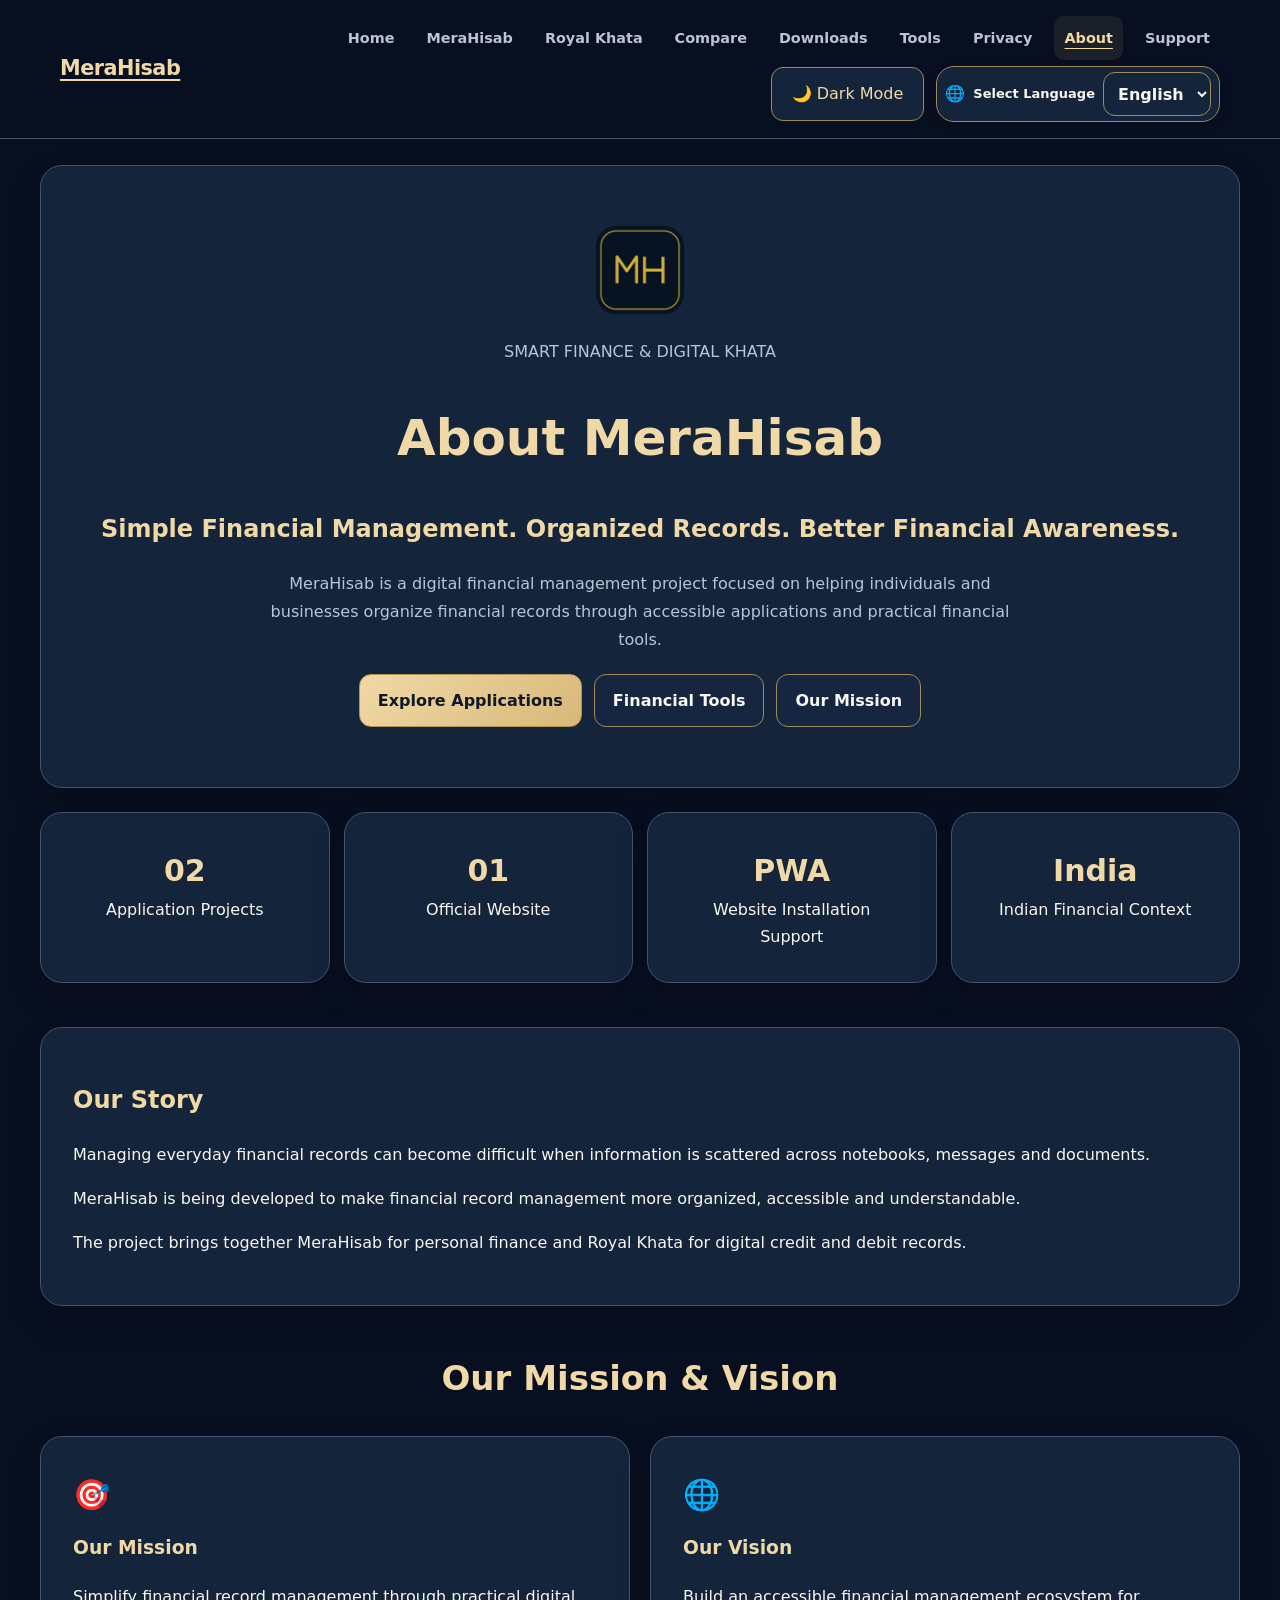
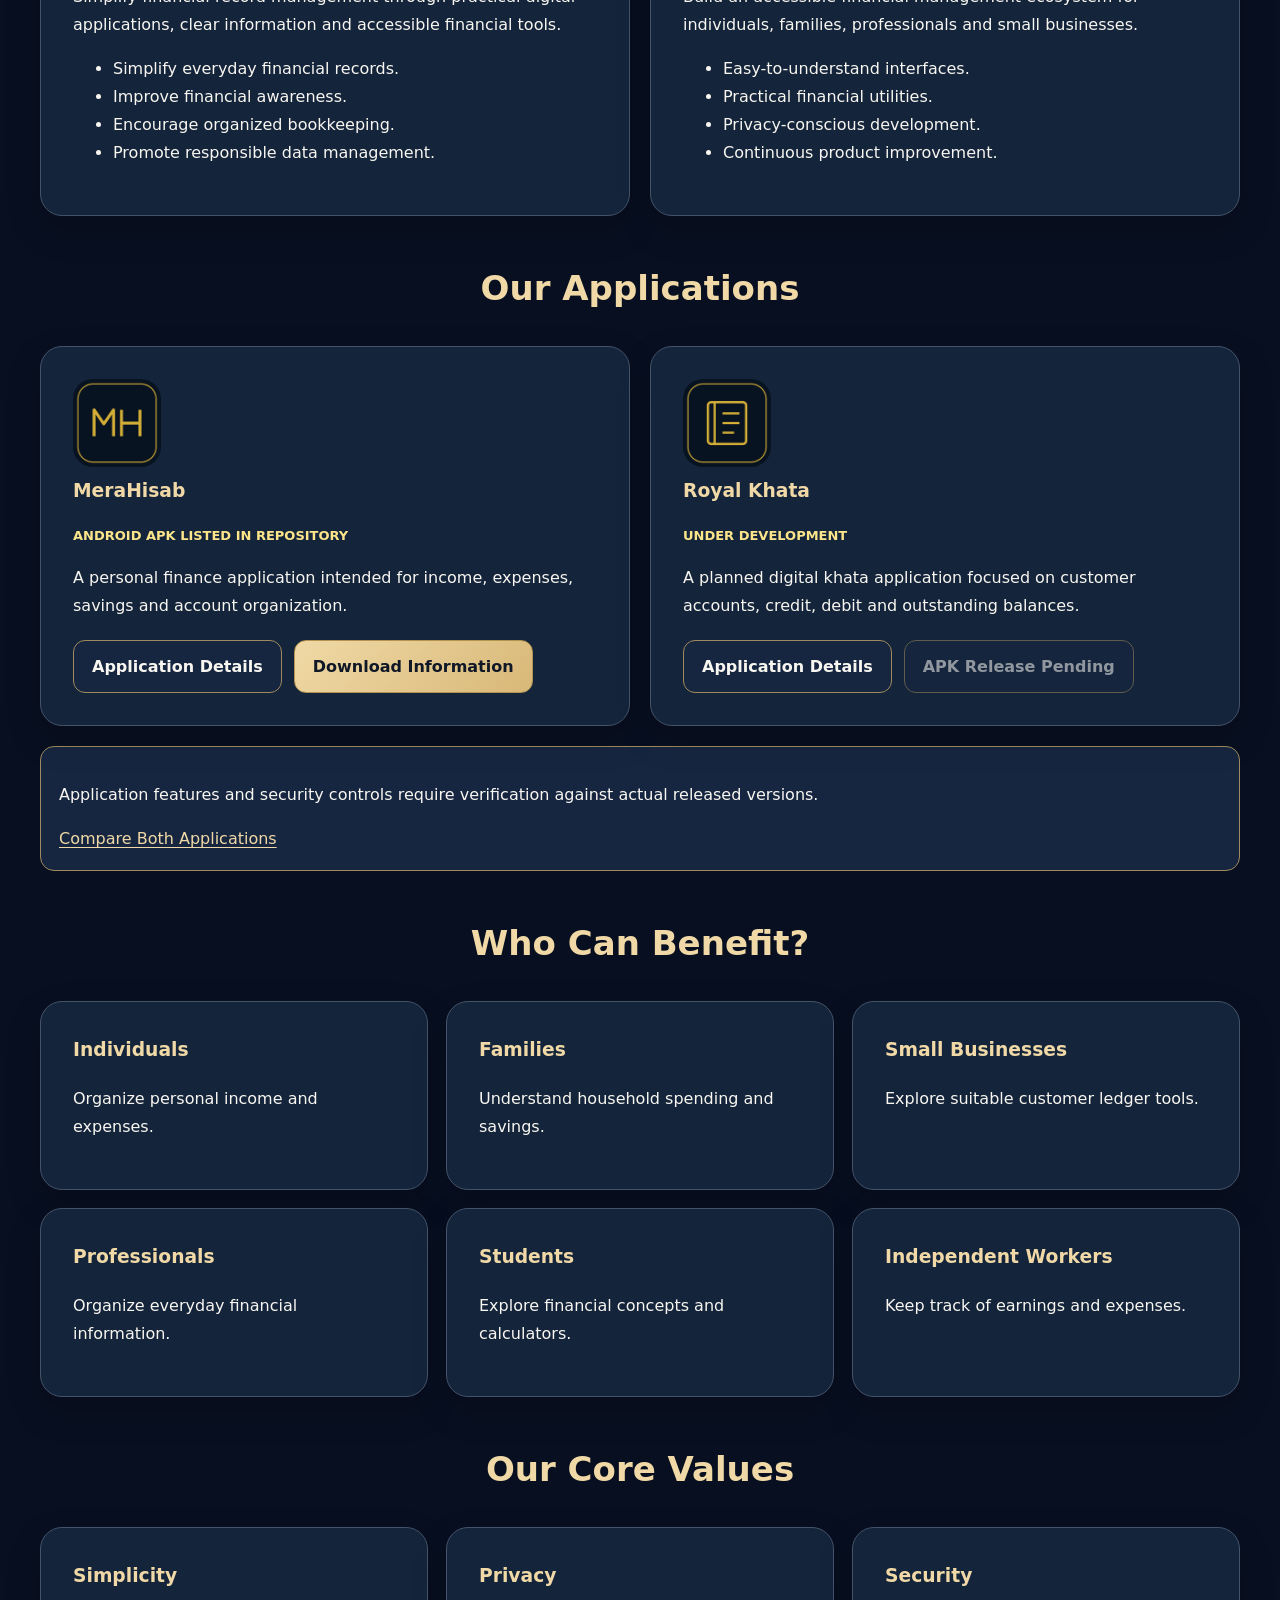
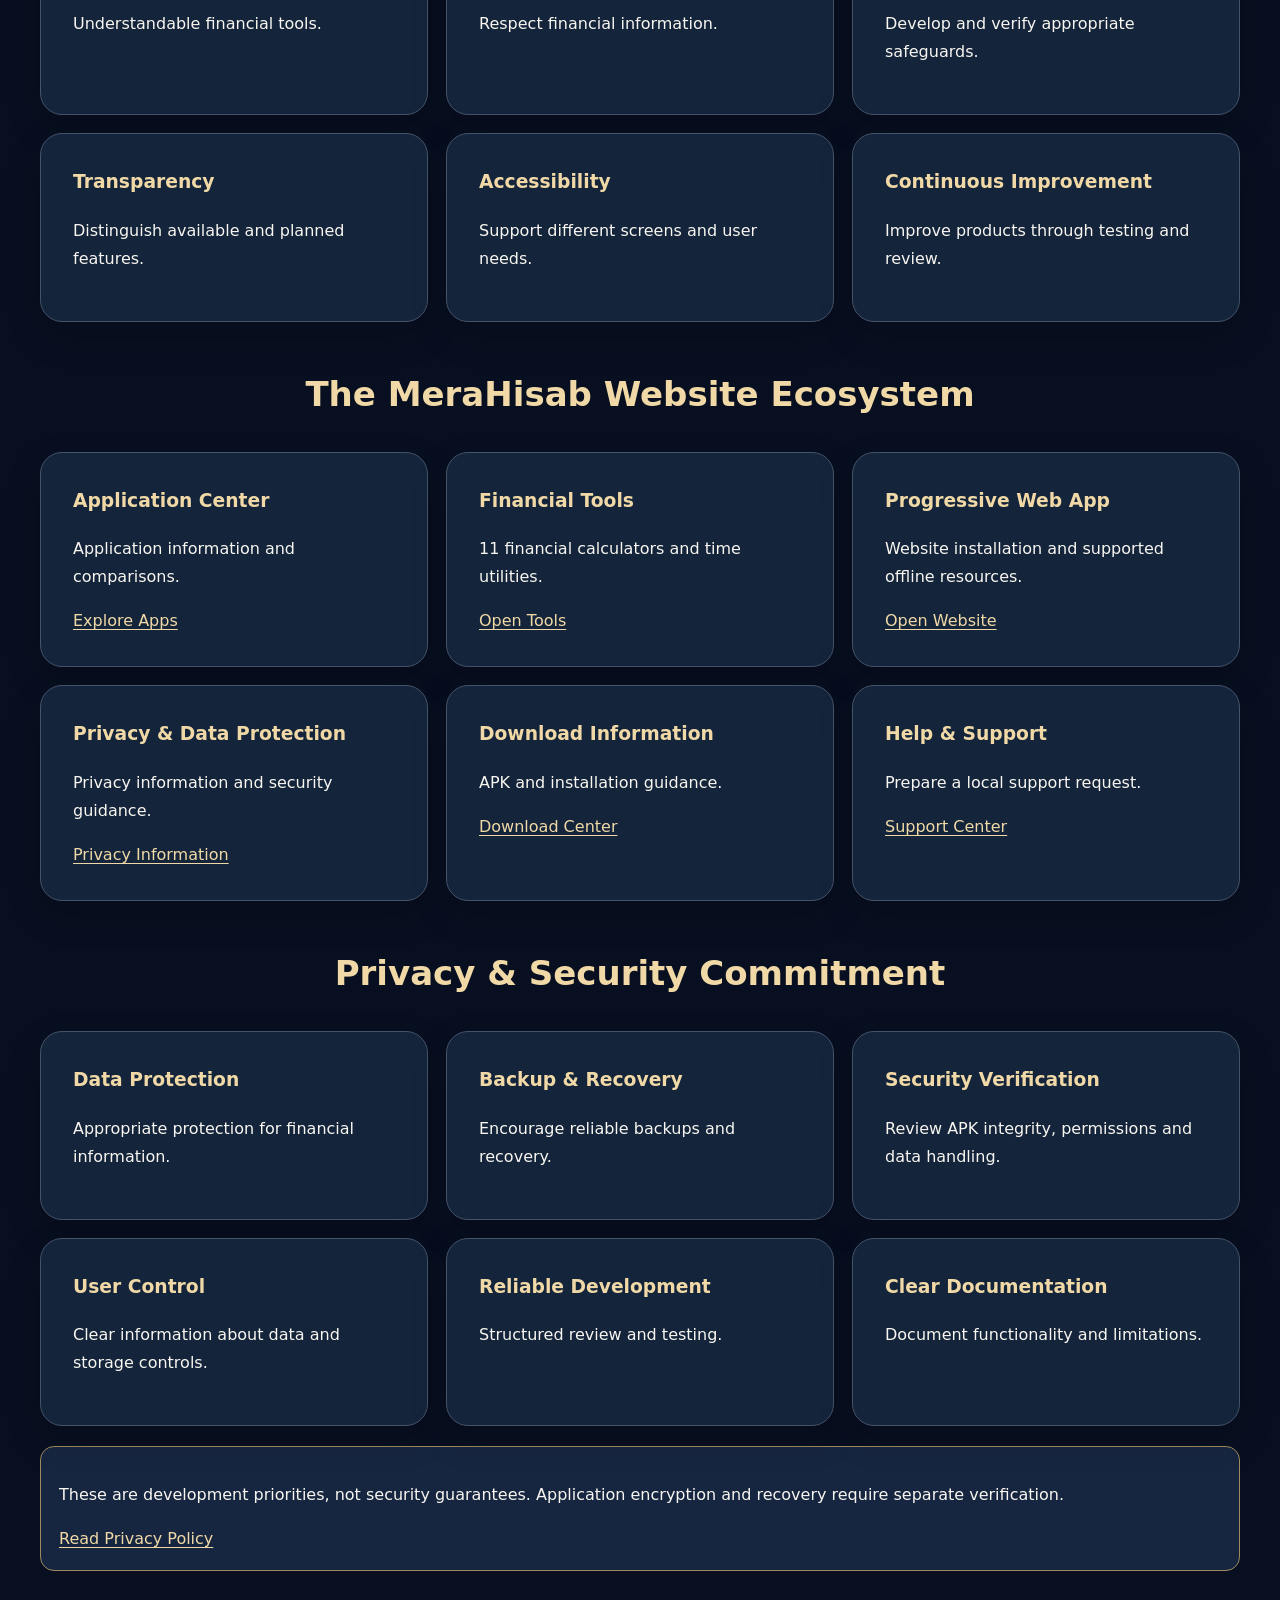
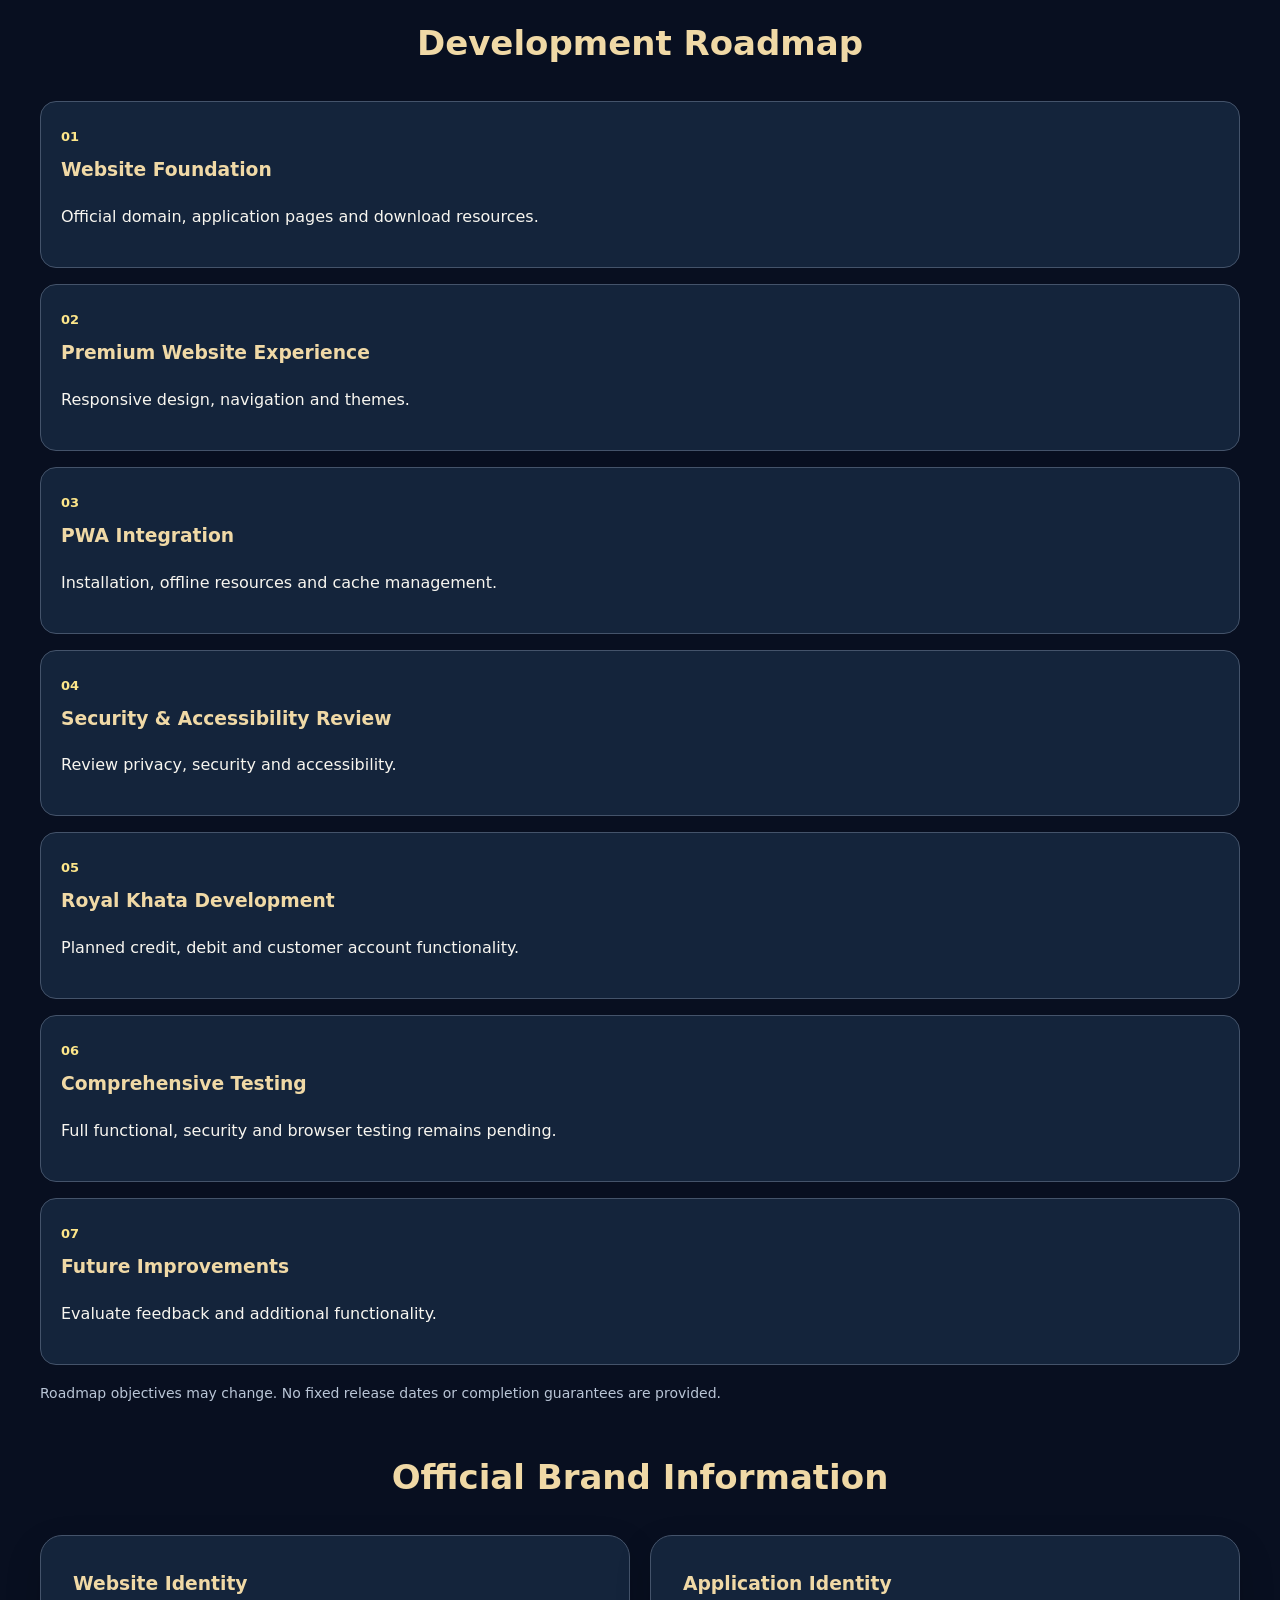
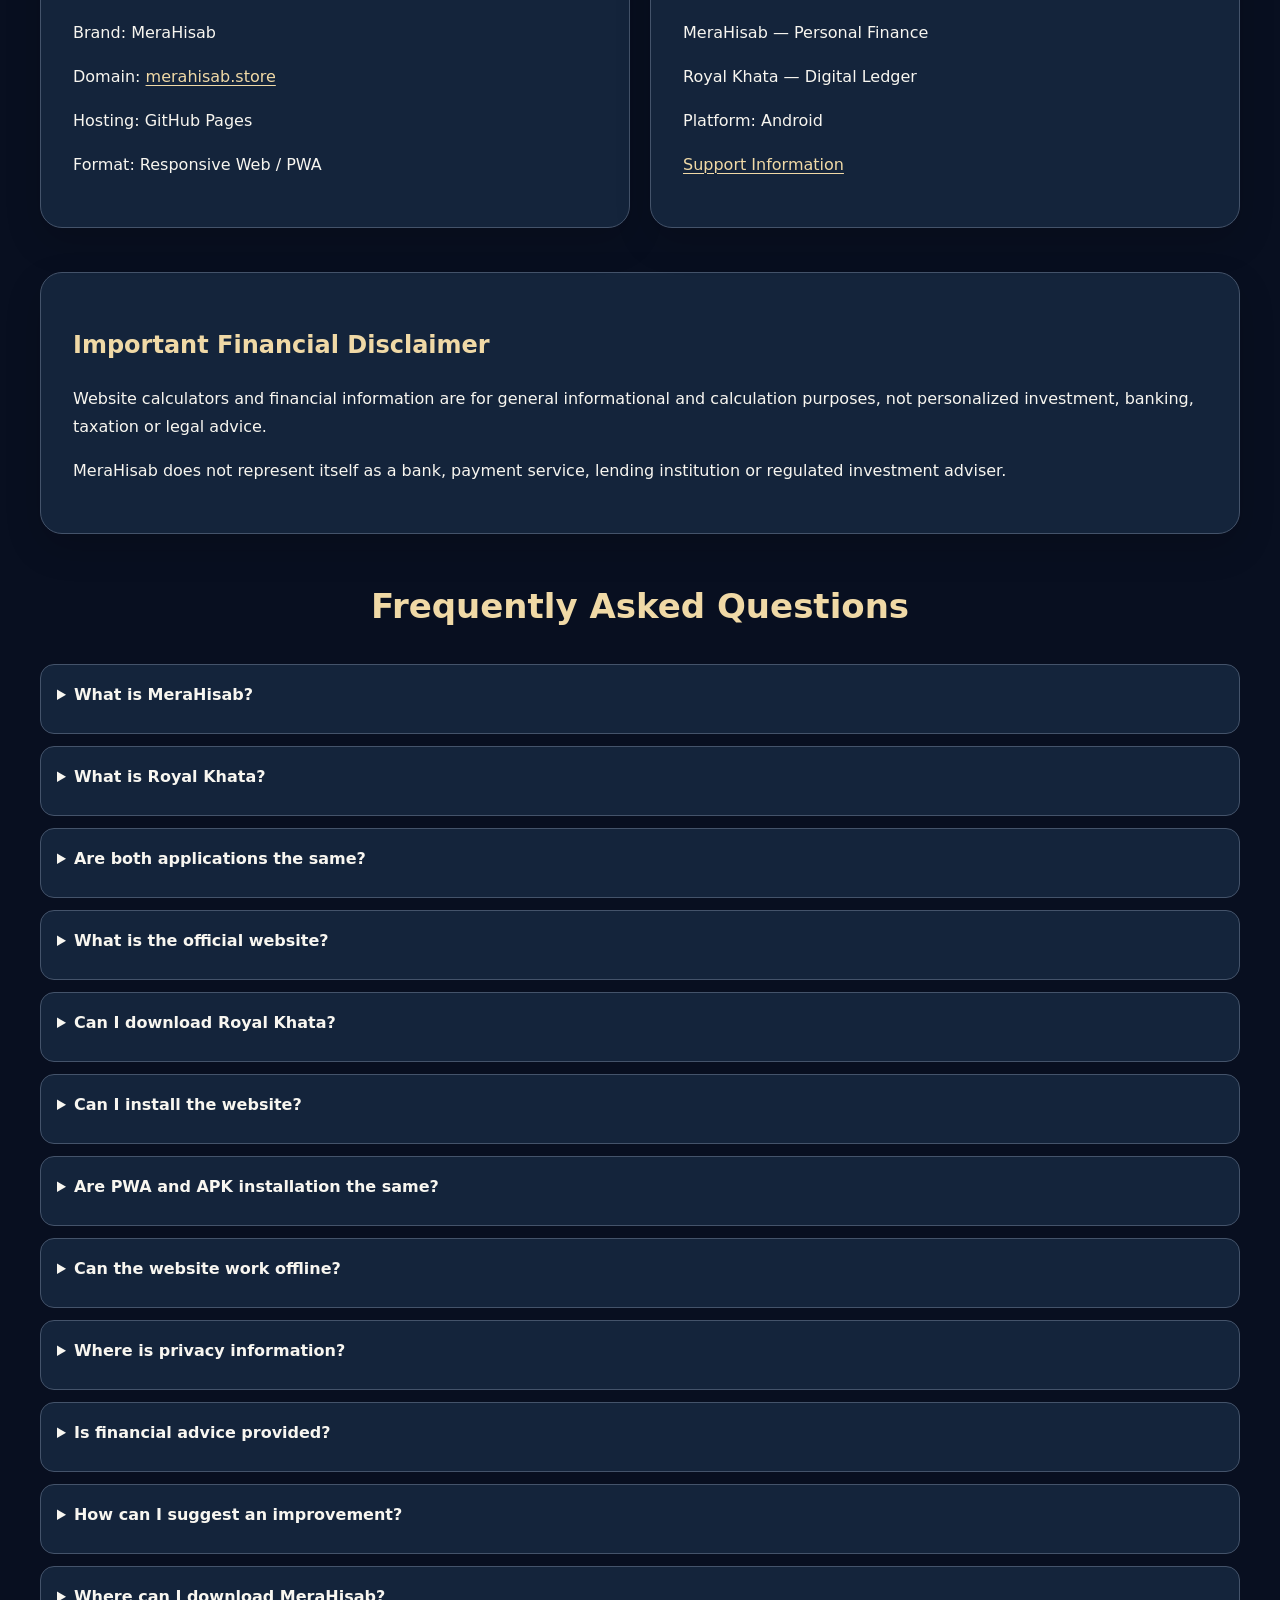
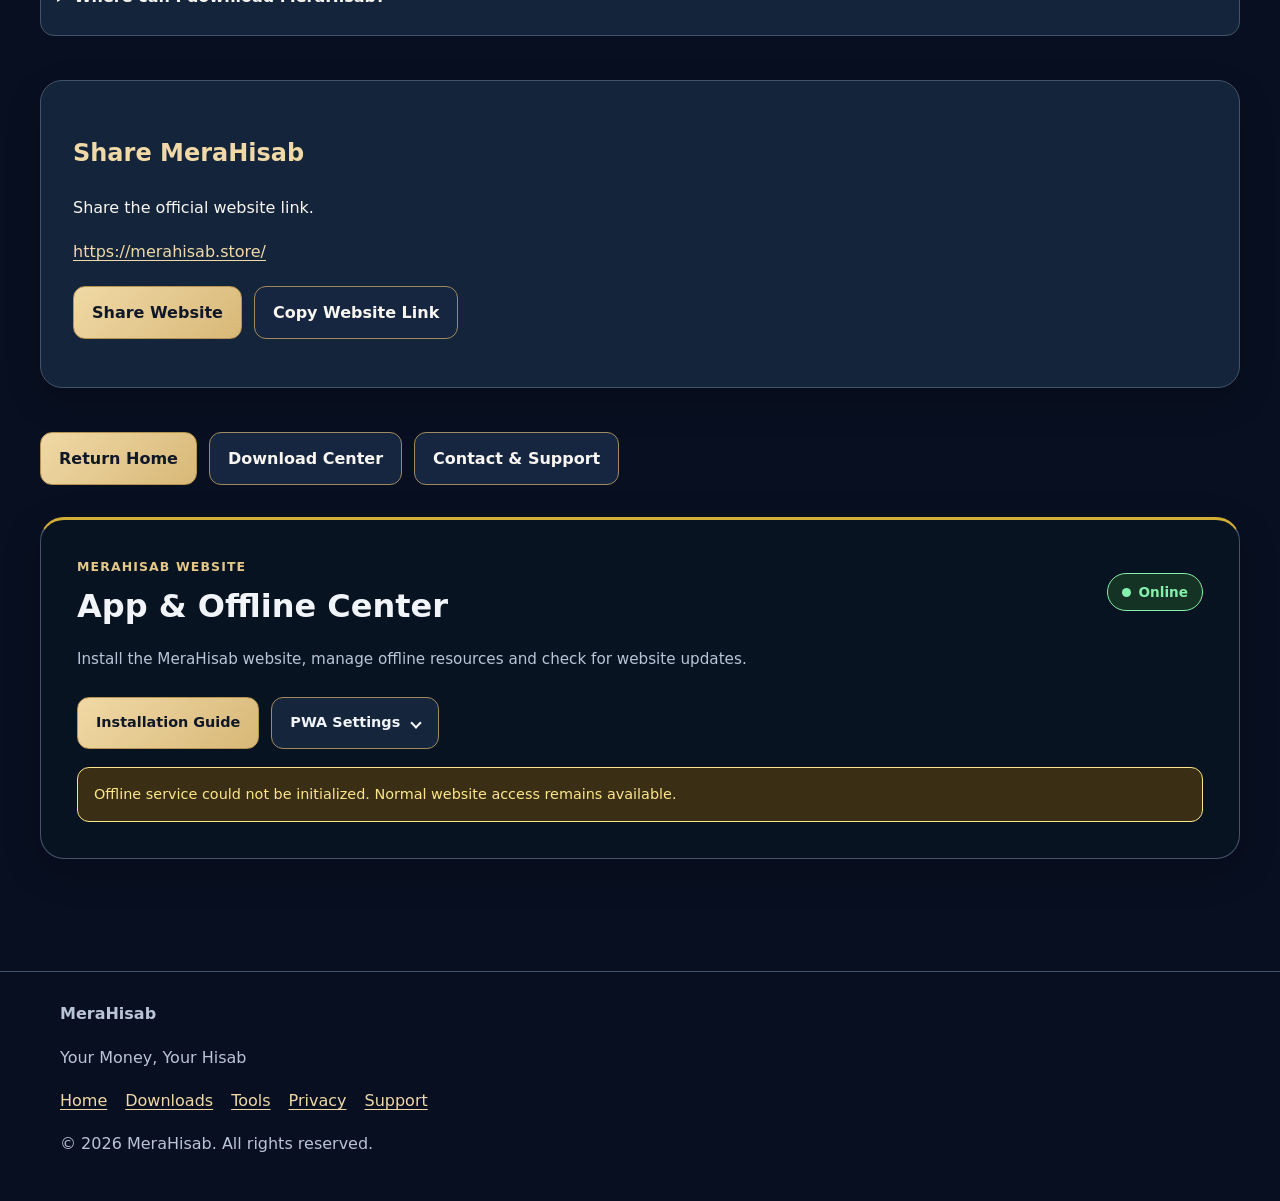
<file: about.html>
<!DOCTYPE html>
<html lang="en-IN">
<head>
<meta charset="utf-8">
<meta http-equiv="Content-Security-Policy" content="default-src 'self'; script-src 'self' 'sha256-invEWYI92S9B45zWowNR4xq29U1tIEquP7g25G7ndy8='; script-src-attr 'none'; style-src 'self' 'unsafe-inline'; img-src 'self' data:; font-src 'self'; connect-src 'self'; worker-src 'self'; manifest-src 'self'; object-src 'none'; frame-src 'none'; base-uri 'none'; form-action 'none'; upgrade-insecure-requests">
<meta name="viewport" content="width=device-width, initial-scale=1">
<meta name="referrer" content="strict-origin-when-cross-origin">
<title>About MeraHisab | MeraHisab</title>
<meta name="description" content="Learn about MeraHisab, Royal Khata, our financial management objectives, development roadmap, privacy principles and website ecosystem.">
<meta name="author" content="MeraHisab">
<meta name="robots" content="index, follow">
<meta name="theme-color" content="#080f20">
<meta name="application-name" content="MeraHisab">
<meta name="mobile-web-app-capable" content="yes">
<meta name="apple-mobile-web-app-capable" content="yes">
<meta name="apple-mobile-web-app-title" content="MeraHisab">
<link rel="canonical" href="https://merahisab.store/about.html">
<link rel="manifest" href="/manifest.json">
<link rel="icon" href="/icons/icon-192.png" type="image/png">
<link rel="apple-touch-icon" href="/icons/icon-192.png">
<meta property="og:type" content="website">
<meta property="og:site_name" content="MeraHisab">
<meta property="og:title" content="About MeraHisab">
<meta property="og:description" content="Personal finance, digital khata and practical financial tools.">
<meta property="og:url" content="https://merahisab.store/about.html">
<meta property="og:image" content="https://merahisab.store/icons/icon-512.png">
<meta name="twitter:card" content="summary">
<link rel="stylesheet" href="/upgrade.css">
<link rel="stylesheet" href="/pwa.css">
<script src="/upgrade.js" defer></script>
<script src="/pwa.js" defer></script>
<style>
/* MeraHisab About — Final Master 2.0.0 */
.ab-page{width:min(1200px,calc(100% - 32px));margin:auto;padding:26px 0 48px;min-width:0}
.ab-page h1,.ab-page h2,.ab-page h3{color:var(--mh-accent,#f0d9a6);overflow-wrap:anywhere}
.ab-page p,.ab-page li{line-height:1.75}
.ab-hero,.ab-card{border:1px solid var(--mh-border,#44536a);border-radius:22px;background:var(--mh-surface,#14243b);color:var(--mh-text,#f8f6f0);padding:clamp(18px,4vw,32px);box-shadow:var(--mh-shadow);min-width:0;overflow-wrap:anywhere}
.ab-hero{text-align:center;padding:clamp(28px,6vw,60px) 20px}
.ab-hero h1{font-size:clamp(30px,6vw,50px);line-height:1.2}
.ab-hero p{max-width:780px;margin:16px auto;color:var(--mh-muted,#b9c5d6)}
.ab-section{margin:44px 0}
.ab-title{text-align:center;font-size:clamp(24px,4vw,34px)}
.ab-grid{display:grid;grid-template-columns:repeat(2,minmax(0,1fr));gap:20px}
.ab-grid-three{display:grid;grid-template-columns:repeat(3,minmax(0,1fr));gap:18px}
.ab-stats{display:grid;grid-template-columns:repeat(4,minmax(0,1fr));gap:14px;margin:24px 0}
.ab-stats .ab-card{text-align:center}
.ab-stats strong{display:block;font-size:30px;color:var(--mh-accent,#f0d9a6)}
.ab-card h3{margin-top:0}
.ab-icon{display:block;font-size:30px;margin-bottom:12px}
.ab-actions{display:flex;flex-wrap:wrap;gap:12px;margin-top:20px}
.ab-hero .ab-actions{justify-content:center}
.ab-button{display:inline-flex;align-items:center;justify-content:center;min-height:44px;padding:12px 18px;border:1px solid var(--mh-control-border,#a08a5d);border-radius:12px;background:var(--mh-surface-raised,#172640);color:var(--mh-text,#f8f6f0);font:inherit;font-weight:700;text-decoration:none;text-align:center;cursor:pointer;max-width:100%;white-space:normal}
.ab-primary{background:linear-gradient(135deg,#f0d9a6,#d8b878);color:#101827}
.ab-button:disabled{opacity:.55;cursor:not-allowed}
.ab-note{padding:18px;border:1px solid var(--mh-control-border,#a08a5d);border-radius:14px;background:var(--mh-surface-raised,#172640);margin:20px 0}
.ab-small{font-size:14px;color:var(--mh-muted,#b9c5d6)}
.ab-status{font-size:13px;font-weight:700;color:var(--mh-warning,#fde68a)}
.ab-roadmap{list-style:none;padding:0;display:grid;gap:16px}
.ab-roadmap li{padding:20px;border:1px solid var(--mh-border,#44536a);border-radius:16px;background:var(--mh-surface,#14243b)}
.ab-roadmap h3{margin:4px 0}
.ab-faq details{margin:12px 0;padding:16px;border:1px solid var(--mh-border,#44536a);border-radius:14px;background:var(--mh-surface,#14243b)}
.ab-faq summary{cursor:pointer;font-weight:700;min-height:36px}
.ab-brand{width:88px;height:88px;border-radius:20px;object-fit:contain}
.ab-page :focus-visible{outline:3px solid var(--mh-focus,#94c7ff);outline-offset:3px}
@media(max-width:900px){.ab-grid-three,.ab-stats{grid-template-columns:repeat(2,minmax(0,1fr))}}
@media(max-width:600px){.ab-page{width:calc(100% - 24px)}.ab-grid,.ab-grid-three{grid-template-columns:minmax(0,1fr)}.ab-actions>.ab-button{flex:1 1 100%}.ab-stats .ab-card{padding:12px}}
@media(prefers-reduced-motion:reduce){.ab-page *{animation:none!important;transition:none!important;scroll-behavior:auto!important}}
@media print{.ab-page{width:100%;padding:0}.ab-actions,header.site,footer.site,#pwaMount{display:none!important}.ab-card,.ab-hero{box-shadow:none}.ab-grid,.ab-grid-three,.ab-stats{display:block}.ab-card{margin-bottom:12px;break-inside:avoid}}
</style>
</head>
<body>

<a class="skip-link" href="#mainContent">Skip to main content</a>

<header class="site">
<div class="container">
<strong><a href="/">MeraHisab</a></strong>
<nav aria-label="Main navigation">
<a href="/">Home</a>
<a href="/merahisab.html">MeraHisab</a>
<a href="/royal-khata.html">Royal Khata</a>
<a href="/compare.html">Compare</a>
<a href="/downloads.html">Downloads</a>
<a href="/tools.html">Tools</a>
<a href="/privacy.html">Privacy</a>
<a href="/about.html" aria-current="page">About</a>
<a href="/contact.html">Support</a>
<button id="theme" type="button">Dark Mode</button>
</nav>
</div>
</header>

<main class="ab-page" id="mainContent">
<div id="content" data-no-translate="true">

<section class="ab-hero">
<img class="ab-brand" src="/icons/icon-192.png" alt="MeraHisab" width="88" height="88">
<p data-hi="स्मार्ट वित्त और डिजिटल खाता">SMART FINANCE &amp; DIGITAL KHATA</p>
<h1 data-hi="MeraHisab के बारे में">About MeraHisab</h1>
<h2 data-hi="सरल वित्तीय प्रबंधन। व्यवस्थित रिकॉर्ड। बेहतर वित्तीय जागरूकता।">Simple Financial Management. Organized Records. Better Financial Awareness.</h2>
<p data-hi="MeraHisab व्यक्तियों और व्यवसायों के वित्तीय रिकॉर्ड व्यवस्थित करने के लिए विकसित किया जा रहा डिजिटल वित्तीय प्रबंधन प्रोजेक्ट है।">MeraHisab is a digital financial management project focused on helping individuals and businesses organize financial records through accessible applications and practical financial tools.</p>
<div class="ab-actions">
<a class="ab-button ab-primary" href="#ourApplications" data-hi="हमारे ऐप्स देखें">Explore Applications</a>
<a class="ab-button" href="/tools.html" data-hi="वित्तीय उपकरण">Financial Tools</a>
<a class="ab-button" href="#ourMission" data-hi="हमारा उद्देश्य">Our Mission</a>
</div>
</section>

<div class="ab-stats">
<article class="ab-card"><strong>02</strong><span data-hi="ऐप प्रोजेक्ट">Application Projects</span></article>
<article class="ab-card"><strong>01</strong><span data-hi="आधिकारिक वेबसाइट">Official Website</span></article>
<article class="ab-card"><strong>PWA</strong><span data-hi="वेबसाइट इंस्टॉलेशन समर्थन">Website Installation Support</span></article>
<article class="ab-card"><strong>India</strong><span data-hi="भारतीय वित्तीय संदर्भ">Indian Financial Context</span></article>
</div>

<section class="ab-section">
<article class="ab-card">
<h2 data-hi="हमारी कहानी">Our Story</h2>
<p data-hi="नोटबुक, संदेशों और अलग-अलग दस्तावेजों में वित्तीय जानकारी बिखरी होने पर रिकॉर्ड का प्रबंधन मुश्किल हो सकता है।">Managing everyday financial records can become difficult when information is scattered across notebooks, messages and documents.</p>
<p data-hi="MeraHisab का उद्देश्य वित्तीय रिकॉर्ड का प्रबंधन अधिक व्यवस्थित, सुलभ और समझने योग्य बनाना है।">MeraHisab is being developed to make financial record management more organized, accessible and understandable.</p>
<p data-hi="इस प्रोजेक्ट में व्यक्तिगत वित्त के लिए MeraHisab और डिजिटल क्रेडिट-डेबिट रिकॉर्ड के लिए Royal Khata शामिल हैं।">The project brings together MeraHisab for personal finance and Royal Khata for digital credit and debit records.</p>
</article>
</section>

<section class="ab-section" id="ourMission">
<h2 class="ab-title" data-hi="हमारा उद्देश्य और दूरदृष्टि">Our Mission &amp; Vision</h2>
<div class="ab-grid">
<article class="ab-card">
<span class="ab-icon" aria-hidden="true">🎯</span>
<h3 data-hi="हमारा उद्देश्य">Our Mission</h3>
<p data-hi="व्यावहारिक डिजिटल ऐप्स, स्पष्ट जानकारी और वित्तीय उपकरणों से वित्तीय रिकॉर्ड प्रबंधन सरल बनाना।">Simplify financial record management through practical digital applications, clear information and accessible financial tools.</p>
<ul>
<li data-hi="दैनिक वित्तीय रिकॉर्ड सरल बनाना।">Simplify everyday financial records.</li>
<li data-hi="वित्तीय जागरूकता बढ़ाना।">Improve financial awareness.</li>
<li data-hi="व्यवस्थित हिसाब-किताब को बढ़ावा देना।">Encourage organized bookkeeping.</li>
<li data-hi="जिम्मेदार डेटा प्रबंधन।">Promote responsible data management.</li>
</ul>
</article>
<article class="ab-card">
<span class="ab-icon" aria-hidden="true">🌐</span>
<h3 data-hi="हमारी दूरदृष्टि">Our Vision</h3>
<p data-hi="व्यक्तियों, परिवारों, पेशेवरों और छोटे व्यवसायों के लिए सुलभ वित्तीय प्रबंधन व्यवस्था विकसित करना।">Build an accessible financial management ecosystem for individuals, families, professionals and small businesses.</p>
<ul>
<li data-hi="समझने में आसान इंटरफेस।">Easy-to-understand interfaces.</li>
<li data-hi="व्यावहारिक वित्तीय सुविधाएं।">Practical financial utilities.</li>
<li data-hi="गोपनीयता को ध्यान में रखकर विकास।">Privacy-conscious development.</li>
<li data-hi="निरंतर सुधार।">Continuous product improvement.</li>
</ul>
</article>
</div>
</section>

<section class="ab-section" id="ourApplications">
<h2 class="ab-title" data-hi="हमारे ऐप्स">Our Applications</h2>
<div class="ab-grid">
<article class="ab-card">
<img class="ab-brand" src="/icons/shortcut-merahisab.png" alt="MeraHisab" width="88" height="88" loading="lazy">
<h3>MeraHisab</h3>
<p class="ab-status" data-hi="रिपॉजिटरी में Android APK उपलब्ध">ANDROID APK LISTED IN REPOSITORY</p>
<p data-hi="व्यक्तिगत आय, खर्च, बचत और खातों के प्रबंधन के लिए बनाया गया ऐप।">A personal finance application intended for income, expenses, savings and account organization.</p>
<div class="ab-actions">
<a class="ab-button" href="/merahisab.html" data-hi="ऐप की जानकारी">Application Details</a>
<a class="ab-button ab-primary" href="/download.html" data-hi="डाउनलोड जानकारी">Download Information</a>
</div>
</article>
<article class="ab-card">
<img class="ab-brand" src="/icons/shortcut-royal-khata.png" alt="Royal Khata" width="88" height="88" loading="lazy">
<h3>Royal Khata</h3>
<p class="ab-status" data-hi="विकास जारी है">UNDER DEVELOPMENT</p>
<p data-hi="ग्राहक खातों, क्रेडिट, डेबिट और बकाया राशि के प्रबंधन के लिए प्रस्तावित डिजिटल खाता ऐप।">A planned digital khata application focused on customer accounts, credit, debit and outstanding balances.</p>
<div class="ab-actions">
<a class="ab-button" href="/royal-khata.html" data-hi="ऐप की जानकारी">Application Details</a>
<button class="ab-button" type="button" disabled data-hi="APK रिलीज बाकी">APK Release Pending</button>
</div>
</article>
</div>
<div class="ab-note">
<p data-hi="ऐप की वास्तविक सुविधाओं और सुरक्षा उपायों का संबंधित रिलीज में सत्यापन आवश्यक है।">Application features and security controls require verification against actual released versions.</p>
<a href="/compare.html" data-hi="दोनों ऐप्स की तुलना करें">Compare Both Applications</a>
</div>
</section>

<section class="ab-section">
<h2 class="ab-title" data-hi="किन लोगों को लाभ हो सकता है?">Who Can Benefit?</h2>
<div class="ab-grid-three">
<article class="ab-card"><h3 data-hi="व्यक्ति">Individuals</h3><p data-hi="व्यक्तिगत आय और खर्च व्यवस्थित करें।">Organize personal income and expenses.</p></article>
<article class="ab-card"><h3 data-hi="परिवार">Families</h3><p data-hi="घरेलू खर्च और बचत समझें।">Understand household spending and savings.</p></article>
<article class="ab-card"><h3 data-hi="छोटे व्यवसाय">Small Businesses</h3><p data-hi="ग्राहक खातों के लिए उचित डिजिटल उपकरण चुनें।">Explore suitable customer ledger tools.</p></article>
<article class="ab-card"><h3 data-hi="पेशेवर">Professionals</h3><p data-hi="दैनिक वित्तीय जानकारी व्यवस्थित करें।">Organize everyday financial information.</p></article>
<article class="ab-card"><h3 data-hi="विद्यार्थी">Students</h3><p data-hi="वित्तीय गणनाएं और अवधारणाएं समझें।">Explore financial concepts and calculators.</p></article>
<article class="ab-card"><h3 data-hi="स्वतंत्र कामगार">Independent Workers</h3><p data-hi="कमाई और खर्च का रिकॉर्ड रखें।">Keep track of earnings and expenses.</p></article>
</div>
</section>

<section class="ab-section">
<h2 class="ab-title" data-hi="हमारे मूल मूल्य">Our Core Values</h2>
<div class="ab-grid-three">
<article class="ab-card"><h3 data-hi="सरलता">Simplicity</h3><p data-hi="उपयोग में आसान वित्तीय उपकरण।">Understandable financial tools.</p></article>
<article class="ab-card"><h3 data-hi="गोपनीयता">Privacy</h3><p data-hi="वित्तीय जानकारी का सम्मान।">Respect financial information.</p></article>
<article class="ab-card"><h3 data-hi="सुरक्षा">Security</h3><p data-hi="सुरक्षा उपायों का विकास और परीक्षण।">Develop and verify appropriate safeguards.</p></article>
<article class="ab-card"><h3 data-hi="पारदर्शिता">Transparency</h3><p data-hi="उपलब्ध और प्रस्तावित सुविधाओं का स्पष्ट अंतर।">Distinguish available and planned features.</p></article>
<article class="ab-card"><h3 data-hi="सुलभता">Accessibility</h3><p data-hi="अलग स्क्रीन और उपयोगकर्ता आवश्यकताओं का ध्यान।">Support different screens and user needs.</p></article>
<article class="ab-card"><h3 data-hi="निरंतर सुधार">Continuous Improvement</h3><p data-hi="परीक्षण और समीक्षा से बेहतर उत्पाद।">Improve products through testing and review.</p></article>
</div>
</section>

<section class="ab-section">
<h2 class="ab-title" data-hi="MeraHisab वेबसाइट की सुविधाएं">The MeraHisab Website Ecosystem</h2>
<div class="ab-grid-three">
<article class="ab-card"><h3 data-hi="ऐप केंद्र">Application Center</h3><p data-hi="ऐप की जानकारी और तुलना।">Application information and comparisons.</p><a href="/compare.html" data-hi="ऐप्स देखें">Explore Apps</a></article>
<article class="ab-card"><h3 data-hi="वित्तीय उपकरण">Financial Tools</h3><p data-hi="11 वित्तीय कैलकुलेटर और समय उपकरण।">11 financial calculators and time utilities.</p><a href="/tools.html" data-hi="उपकरण खोलें">Open Tools</a></article>
<article class="ab-card"><h3>Progressive Web App</h3><p data-hi="वेबसाइट इंस्टॉलेशन और उपलब्ध ऑफलाइन सुविधाएं।">Website installation and supported offline resources.</p><a href="/" data-hi="वेबसाइट खोलें">Open Website</a></article>
<article class="ab-card"><h3 data-hi="गोपनीयता और डेटा संरक्षण">Privacy &amp; Data Protection</h3><p data-hi="गोपनीयता जानकारी और सुरक्षा सुझाव।">Privacy information and security guidance.</p><a href="/privacy.html" data-hi="गोपनीयता जानकारी">Privacy Information</a></article>
<article class="ab-card"><h3 data-hi="डाउनलोड जानकारी">Download Information</h3><p data-hi="APK और इंस्टॉलेशन संबंधी जानकारी।">APK and installation guidance.</p><a href="/downloads.html" data-hi="डाउनलोड केंद्र">Download Center</a></article>
<article class="ab-card"><h3 data-hi="संपर्क और सहायता">Help &amp; Support</h3><p data-hi="स्थानीय सहायता अनुरोध तैयार करें।">Prepare a local support request.</p><a href="/contact.html" data-hi="सहायता केंद्र">Support Center</a></article>
</div>
</section>

<section class="ab-section">
<h2 class="ab-title" data-hi="गोपनीयता और सुरक्षा प्राथमिकताएं">Privacy &amp; Security Commitment</h2>
<div class="ab-grid-three">
<article class="ab-card"><h3 data-hi="डेटा संरक्षण">Data Protection</h3><p data-hi="वित्तीय जानकारी के लिए उपयुक्त सुरक्षा उपाय।">Appropriate protection for financial information.</p></article>
<article class="ab-card"><h3 data-hi="बैकअप और रिकवरी">Backup &amp; Recovery</h3><p data-hi="सुरक्षित बैकअप और रिकवरी को बढ़ावा देना।">Encourage reliable backups and recovery.</p></article>
<article class="ab-card"><h3 data-hi="सुरक्षा सत्यापन">Security Verification</h3><p data-hi="APK, अनुमतियों और डेटा प्रबंधन की समीक्षा।">Review APK integrity, permissions and data handling.</p></article>
<article class="ab-card"><h3 data-hi="उपयोगकर्ता नियंत्रण">User Control</h3><p data-hi="डेटा और स्टोरेज नियंत्रण की स्पष्ट जानकारी।">Clear information about data and storage controls.</p></article>
<article class="ab-card"><h3 data-hi="विश्वसनीय विकास">Reliable Development</h3><p data-hi="समीक्षा और व्यवस्थित परीक्षण।">Structured review and testing.</p></article>
<article class="ab-card"><h3 data-hi="स्पष्ट दस्तावेज">Clear Documentation</h3><p data-hi="सुविधाओं और सीमाओं की जानकारी।">Document functionality and limitations.</p></article>
</div>
<div class="ab-note">
<p data-hi="ये विकास प्राथमिकताएं हैं, पूर्ण सुरक्षा की गारंटी नहीं। ऐप एन्क्रिप्शन और रिकवरी का अलग सत्यापन आवश्यक है।">These are development priorities, not security guarantees. Application encryption and recovery require separate verification.</p>
<a href="/privacy.html" data-hi="गोपनीयता नीति पढ़ें">Read Privacy Policy</a>
</div>
</section>

<section class="ab-section" id="roadmap">
<h2 class="ab-title" data-hi="विकास योजना">Development Roadmap</h2>
<ol class="ab-roadmap">
<li><span class="ab-status">01</span><h3 data-hi="वेबसाइट का आधार">Website Foundation</h3><p data-hi="आधिकारिक डोमेन, ऐप पेज और डाउनलोड केंद्र।">Official domain, application pages and download resources.</p></li>
<li><span class="ab-status">02</span><h3 data-hi="प्रीमियम वेबसाइट अनुभव">Premium Website Experience</h3><p data-hi="रिस्पॉन्सिव डिजाइन, नेविगेशन और थीम।">Responsive design, navigation and themes.</p></li>
<li><span class="ab-status">03</span><h3>PWA Integration</h3><p data-hi="इंस्टॉलेशन, ऑफलाइन संसाधन और कैश प्रबंधन।">Installation, offline resources and cache management.</p></li>
<li><span class="ab-status">04</span><h3 data-hi="सुरक्षा और सुलभता समीक्षा">Security &amp; Accessibility Review</h3><p data-hi="डेटा संरक्षण, सुरक्षा और सुलभता की जाँच।">Review privacy, security and accessibility.</p></li>
<li><span class="ab-status">05</span><h3 data-hi="Royal Khata का विकास">Royal Khata Development</h3><p data-hi="क्रेडिट, डेबिट और ग्राहक खातों की प्रस्तावित सुविधाएं।">Planned credit, debit and customer account functionality.</p></li>
<li><span class="ab-status">06</span><h3 data-hi="व्यापक परीक्षण">Comprehensive Testing</h3><p data-hi="सभी सुविधाओं, सुरक्षा और ब्राउजर व्यवहार की जाँच बाकी है।">Full functional, security and browser testing remains pending.</p></li>
<li><span class="ab-status">07</span><h3 data-hi="भविष्य के सुधार">Future Improvements</h3><p data-hi="उपयोगकर्ता सुझाव और नई सुविधाओं का मूल्यांकन।">Evaluate feedback and additional functionality.</p></li>
</ol>
<p class="ab-small" data-hi="यह विकास योजना है। निश्चित रिलीज तारीख या पूर्णता की गारंटी नहीं है।">Roadmap objectives may change. No fixed release dates or completion guarantees are provided.</p>
</section>

<section class="ab-section">
<h2 class="ab-title" data-hi="आधिकारिक ब्रांड जानकारी">Official Brand Information</h2>
<div class="ab-grid">
<article class="ab-card">
<h3 data-hi="वेबसाइट पहचान">Website Identity</h3>
<p>Brand: MeraHisab</p>
<p>Domain: <a href="https://merahisab.store/">merahisab.store</a></p>
<p>Hosting: GitHub Pages</p>
<p>Format: Responsive Web / PWA</p>
</article>
<article class="ab-card">
<h3 data-hi="ऐप पहचान">Application Identity</h3>
<p>MeraHisab — Personal Finance</p>
<p>Royal Khata — Digital Ledger</p>
<p>Platform: Android</p>
<a href="/contact.html" data-hi="सहायता जानकारी">Support Information</a>
</article>
</div>
</section>

<section class="ab-section">
<article class="ab-card">
<h2 data-hi="महत्वपूर्ण वित्तीय अस्वीकरण">Important Financial Disclaimer</h2>
<p data-hi="वेबसाइट के कैलकुलेटर और वित्तीय जानकारी सामान्य गणना तथा जानकारी के लिए हैं। ये व्यक्तिगत निवेश, बैंकिंग, कर या कानूनी सलाह नहीं हैं।">Website calculators and financial information are for general informational and calculation purposes, not personalized investment, banking, taxation or legal advice.</p>
<p data-hi="MeraHisab स्वयं को बैंक, भुगतान सेवा, ऋण संस्था या विनियमित निवेश सलाहकार के रूप में प्रस्तुत नहीं करता।">MeraHisab does not represent itself as a bank, payment service, lending institution or regulated investment adviser.</p>
</article>
</section>

<section class="ab-section ab-faq">
<h2 class="ab-title" data-hi="अक्सर पूछे जाने वाले प्रश्न">Frequently Asked Questions</h2>

<details><summary data-hi="MeraHisab क्या है?">What is MeraHisab?</summary><p data-hi="व्यक्तिगत वित्त और वित्तीय रिकॉर्ड प्रबंधन का प्रोजेक्ट।">A personal finance and financial record management project.</p></details>
<details><summary data-hi="Royal Khata क्या है?">What is Royal Khata?</summary><p data-hi="क्रेडिट, डेबिट और डिजिटल खाते के लिए प्रस्तावित ऐप।">A planned digital credit and debit ledger application.</p></details>
<details><summary data-hi="क्या दोनों ऐप एक हैं?">Are both applications the same?</summary><p data-hi="नहीं। दोनों के वित्तीय उद्देश्य अलग हैं।">No. They have different financial management objectives.</p></details>
<details><summary data-hi="आधिकारिक वेबसाइट कौन-सी है?">What is the official website?</summary><p><a href="https://merahisab.store/">https://merahisab.store/</a></p></details>
<details><summary data-hi="क्या Royal Khata डाउनलोड कर सकते हैं?">Can I download Royal Khata?</summary><p data-hi="इसकी आधिकारिक APK रिलीज बाकी है।">Its official APK release is pending.</p></details>
<details><summary data-hi="क्या वेबसाइट इंस्टॉल कर सकते हैं?">Can I install the website?</summary><p data-hi="समर्थित ब्राउजर में सफल PWA सेटअप के बाद।">Supported browsers may permit installation after successful PWA setup.</p></details>
<details><summary data-hi="क्या PWA और APK एक हैं?">Are PWA and APK installation the same?</summary><p data-hi="नहीं। PWA वेबसाइट है और APK अलग Android ऐप है।">No. A PWA installs a website experience; an APK installs a native Android application.</p></details>
<details><summary data-hi="क्या वेबसाइट ऑफलाइन चलेगी?">Can the website work offline?</summary><p data-hi="सफल कैशिंग के बाद चुनिंदा सार्वजनिक पेज उपलब्ध हो सकते हैं।">Selected public pages may be available after successful caching.</p></details>
<details><summary data-hi="गोपनीयता जानकारी कहां मिलेगी?">Where is privacy information?</summary><p><a href="/privacy.html" data-hi="गोपनीयता नीति">Privacy Policy</a></p></details>
<details><summary data-hi="क्या वित्तीय सलाह मिलती है?">Is financial advice provided?</summary><p data-hi="व्यक्तिगत वित्तीय सलाह नहीं दी जाती।">Personalized financial advice is not provided.</p></details>
<details><summary data-hi="सुधार का सुझाव कैसे दें?">How can I suggest an improvement?</summary><p data-hi="सहायता केंद्र में स्थानीय अनुरोध तैयार करें।">Prepare a local request through the support center.</p></details>
<details><summary data-hi="MeraHisab कहां डाउनलोड करें?">Where can I download MeraHisab?</summary><p><a href="/download.html" data-hi="आधिकारिक APK डाउनलोड पेज">Official APK Download Page</a></p></details>

</section>

<section class="ab-section">
<article class="ab-card">
<h2 data-hi="MeraHisab शेयर करें">Share MeraHisab</h2>
<p data-hi="आधिकारिक वेबसाइट का लिंक साझा करें।">Share the official website link.</p>
<p><a href="https://merahisab.store/">https://merahisab.store/</a></p>
<div class="ab-actions">
<button type="button" id="shareWebsite" class="ab-button ab-primary" data-hi="वेबसाइट शेयर करें">Share Website</button>
<button type="button" id="copyWebsite" class="ab-button" data-hi="वेबसाइट लिंक कॉपी करें">Copy Website Link</button>
</div>
<p id="shareStatus" role="status" aria-live="polite"></p>
</article>
</section>

<div class="ab-actions">
<a class="ab-button ab-primary" href="/" data-hi="होम पेज">Return Home</a>
<a class="ab-button" href="/downloads.html" data-hi="डाउनलोड केंद्र">Download Center</a>
<a class="ab-button" href="/contact.html" data-hi="संपर्क और सहायता">Contact &amp; Support</a>
</div>

</div>
<div id="pwaMount"></div>
</main>

<footer class="site">
<div class="container">
<strong>MeraHisab</strong>
<p>Your Money, Your Hisab</p>
<nav aria-label="Footer navigation">
<a href="/">Home</a><a href="/downloads.html">Downloads</a><a href="/tools.html">Tools</a><a href="/privacy.html">Privacy</a><a href="/contact.html">Support</a>
</nav>
<p>&copy; <span data-year>2026</span> MeraHisab. <span data-i18n="footer.rights">All rights reserved.</span></p>
</div>
</footer>

<script>
(()=>{
'use strict';
const root=document.getElementById('content'),url='https://merahisab.store/',status=document.getElementById('shareStatus');
const labels=[...root.querySelectorAll('[data-hi]')].map(e=>[e,e.textContent]);
const hi=()=>document.documentElement.dataset.language==='hi'||/^hi(?:-|$)/i.test(document.documentElement.lang),t=(en,h)=>hi()?h:en;
let state='';
function render(){labels.forEach(([e,en])=>e.textContent=t(en,e.dataset.hi));document.title=t('About MeraHisab | MeraHisab','MeraHisab के बारे में');const messages={copied:['Website link copied.','वेबसाइट लिंक कॉपी हुआ।'],shared:['Share completed.','शेयर प्रक्रिया पूरी हुई।'],cancel:['Sharing cancelled.','शेयर रद्द हुआ।'],error:['Copy or share unavailable. Use the visible website address.','कॉपी या शेयर उपलब्ध नहीं। दिख रहा वेबसाइट पता उपयोग करें।']};status.textContent=messages[state]?t(...messages[state]):'';}
async function copy(){try{await navigator.clipboard.writeText(url);state='copied';}catch{state='error';}render();}
document.getElementById('copyWebsite').addEventListener('click',copy);
document.getElementById('shareWebsite').addEventListener('click',async()=>{if(!navigator.share){await copy();return;}try{await navigator.share({title:'MeraHisab',url});state='shared';}catch(e){state=e.name==='AbortError'?'cancel':'error';}render();});
window.addEventListener('merahisab:languagechange',render);window.addEventListener('merahisab:languageready',render);render();
})();
</script>
</body>
</html>
</file>
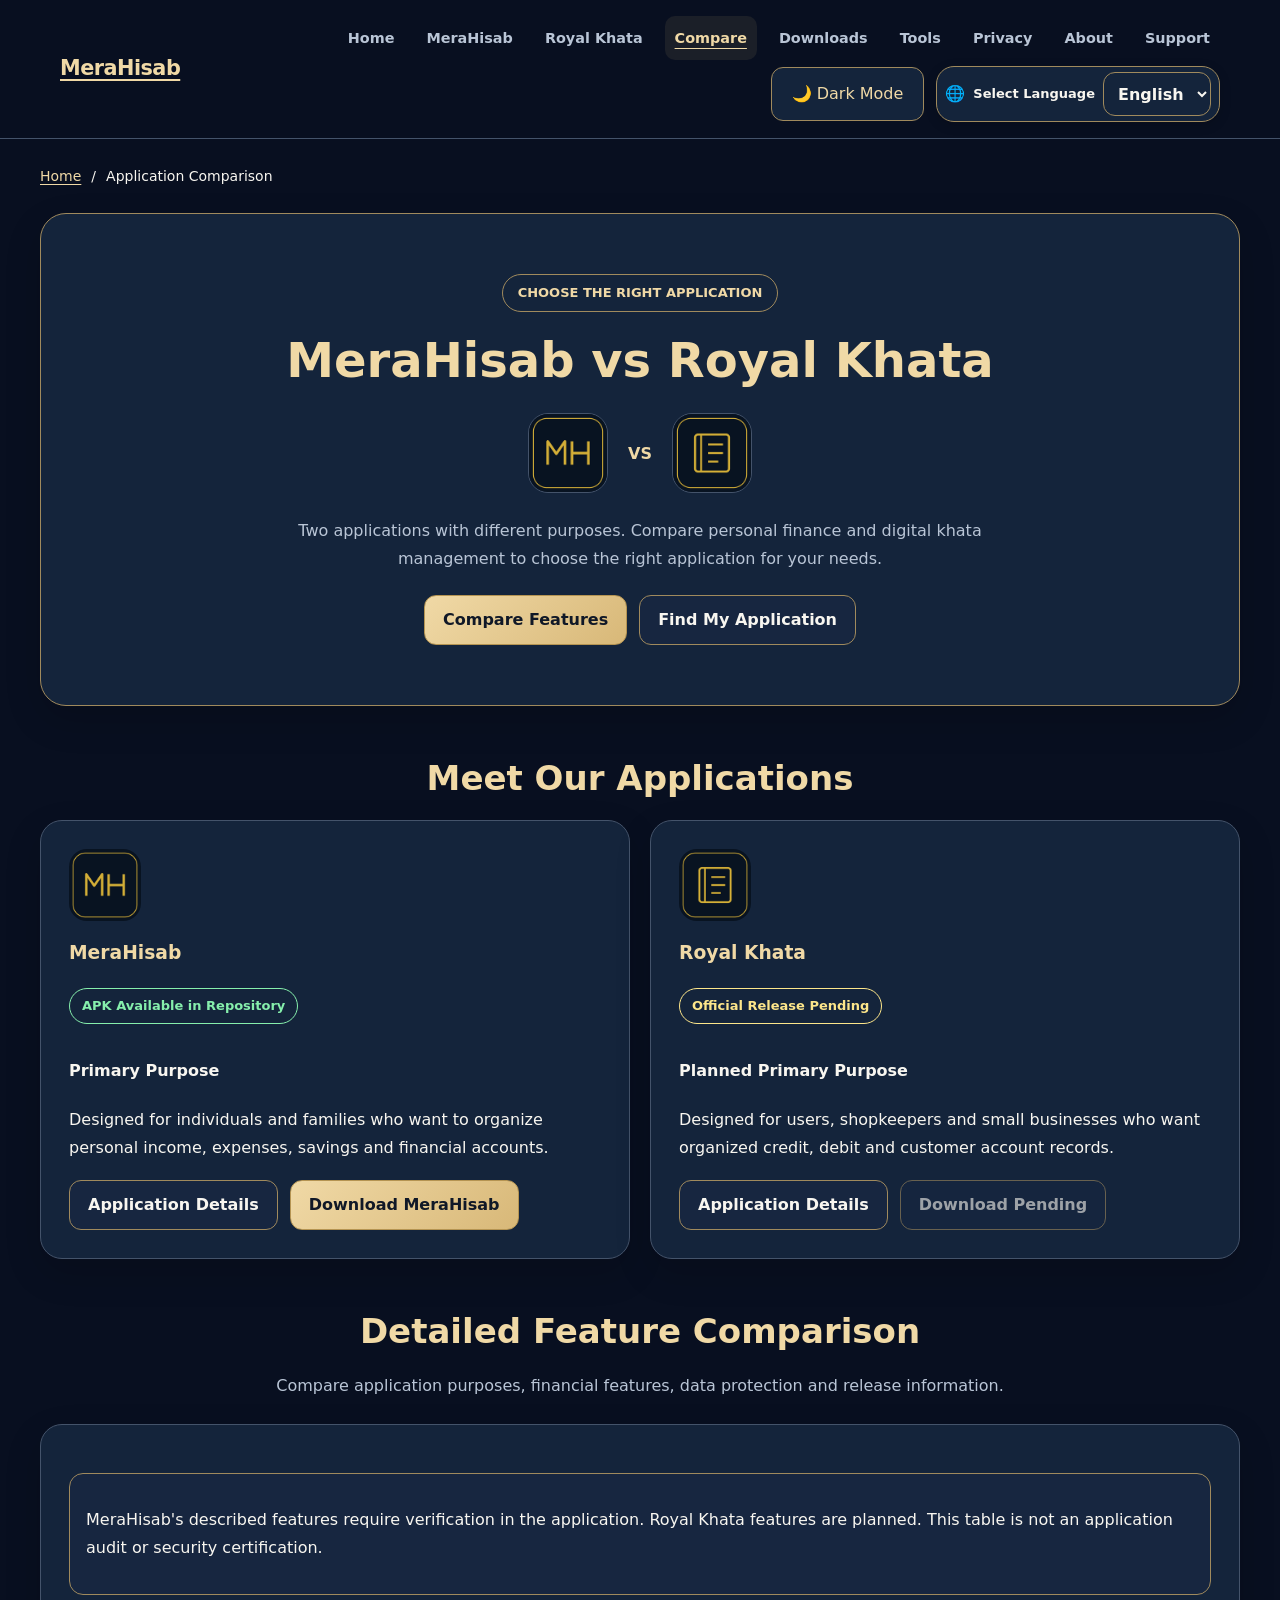
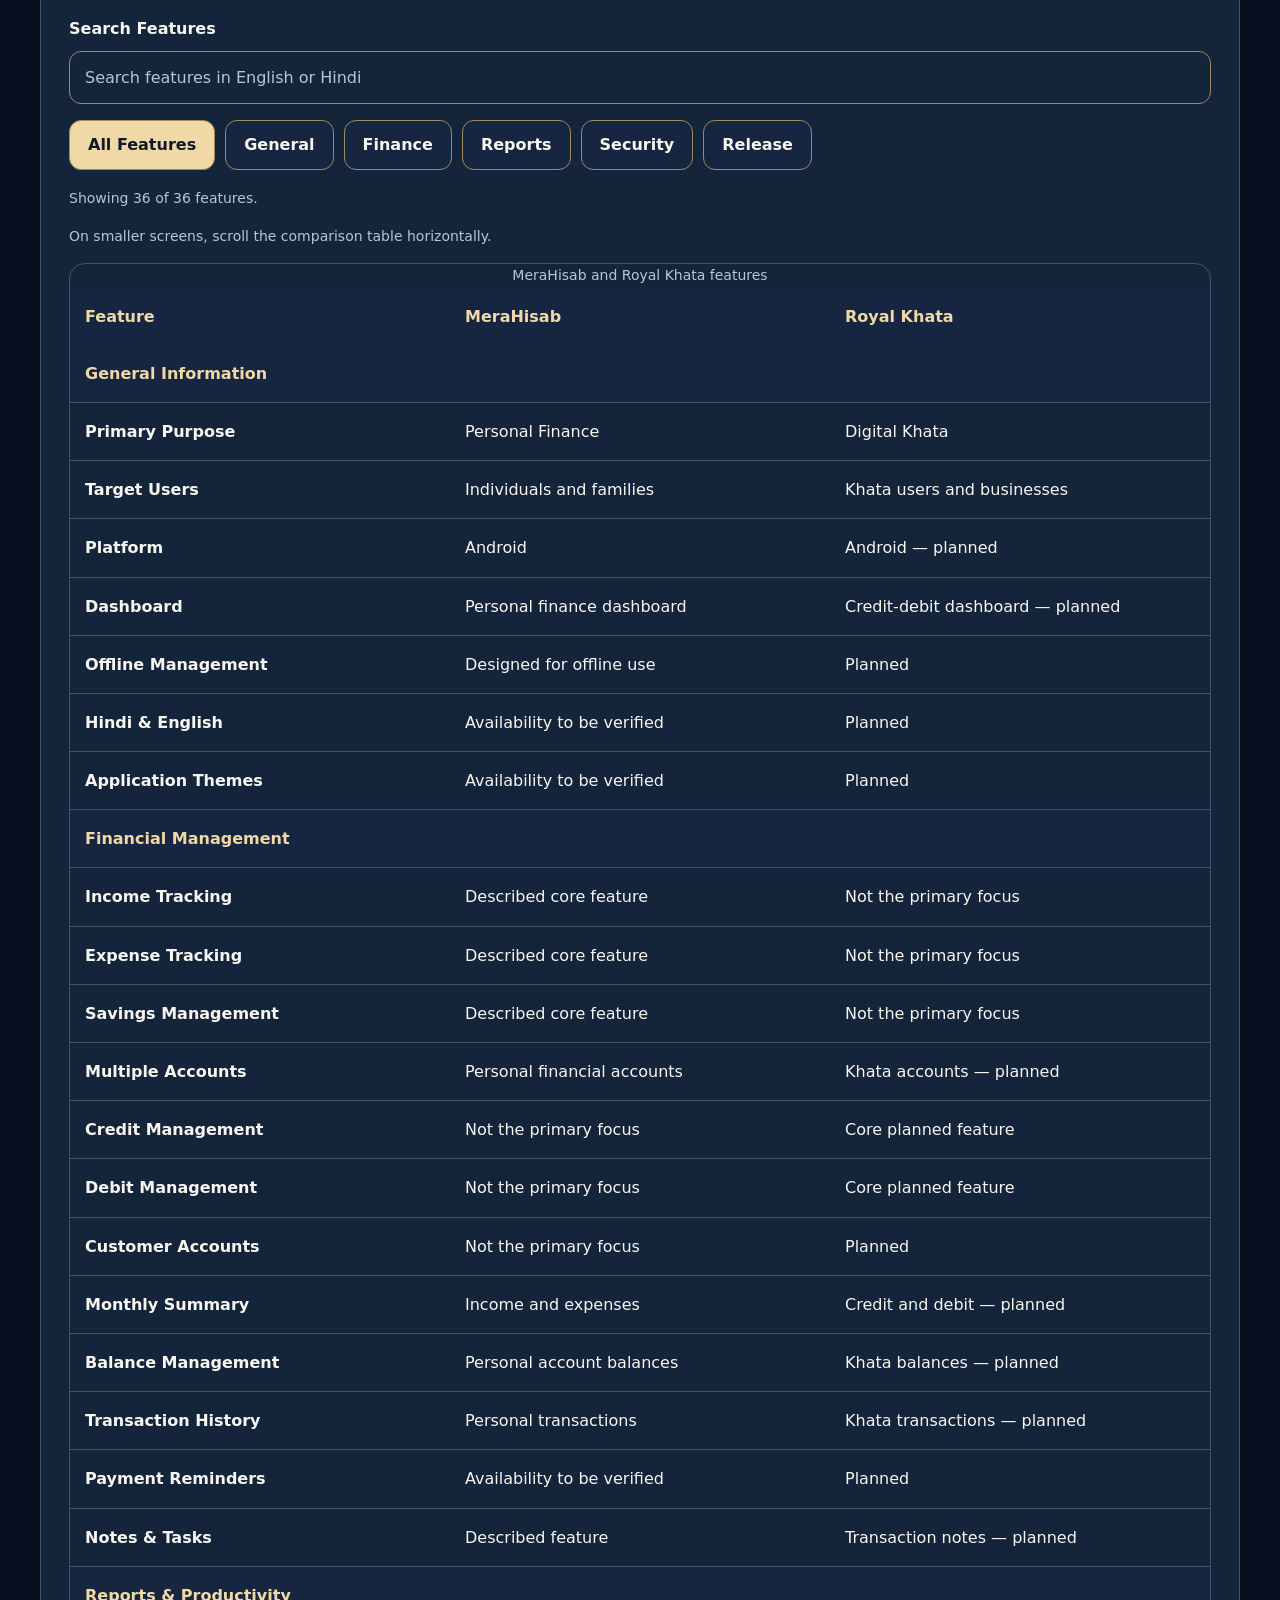
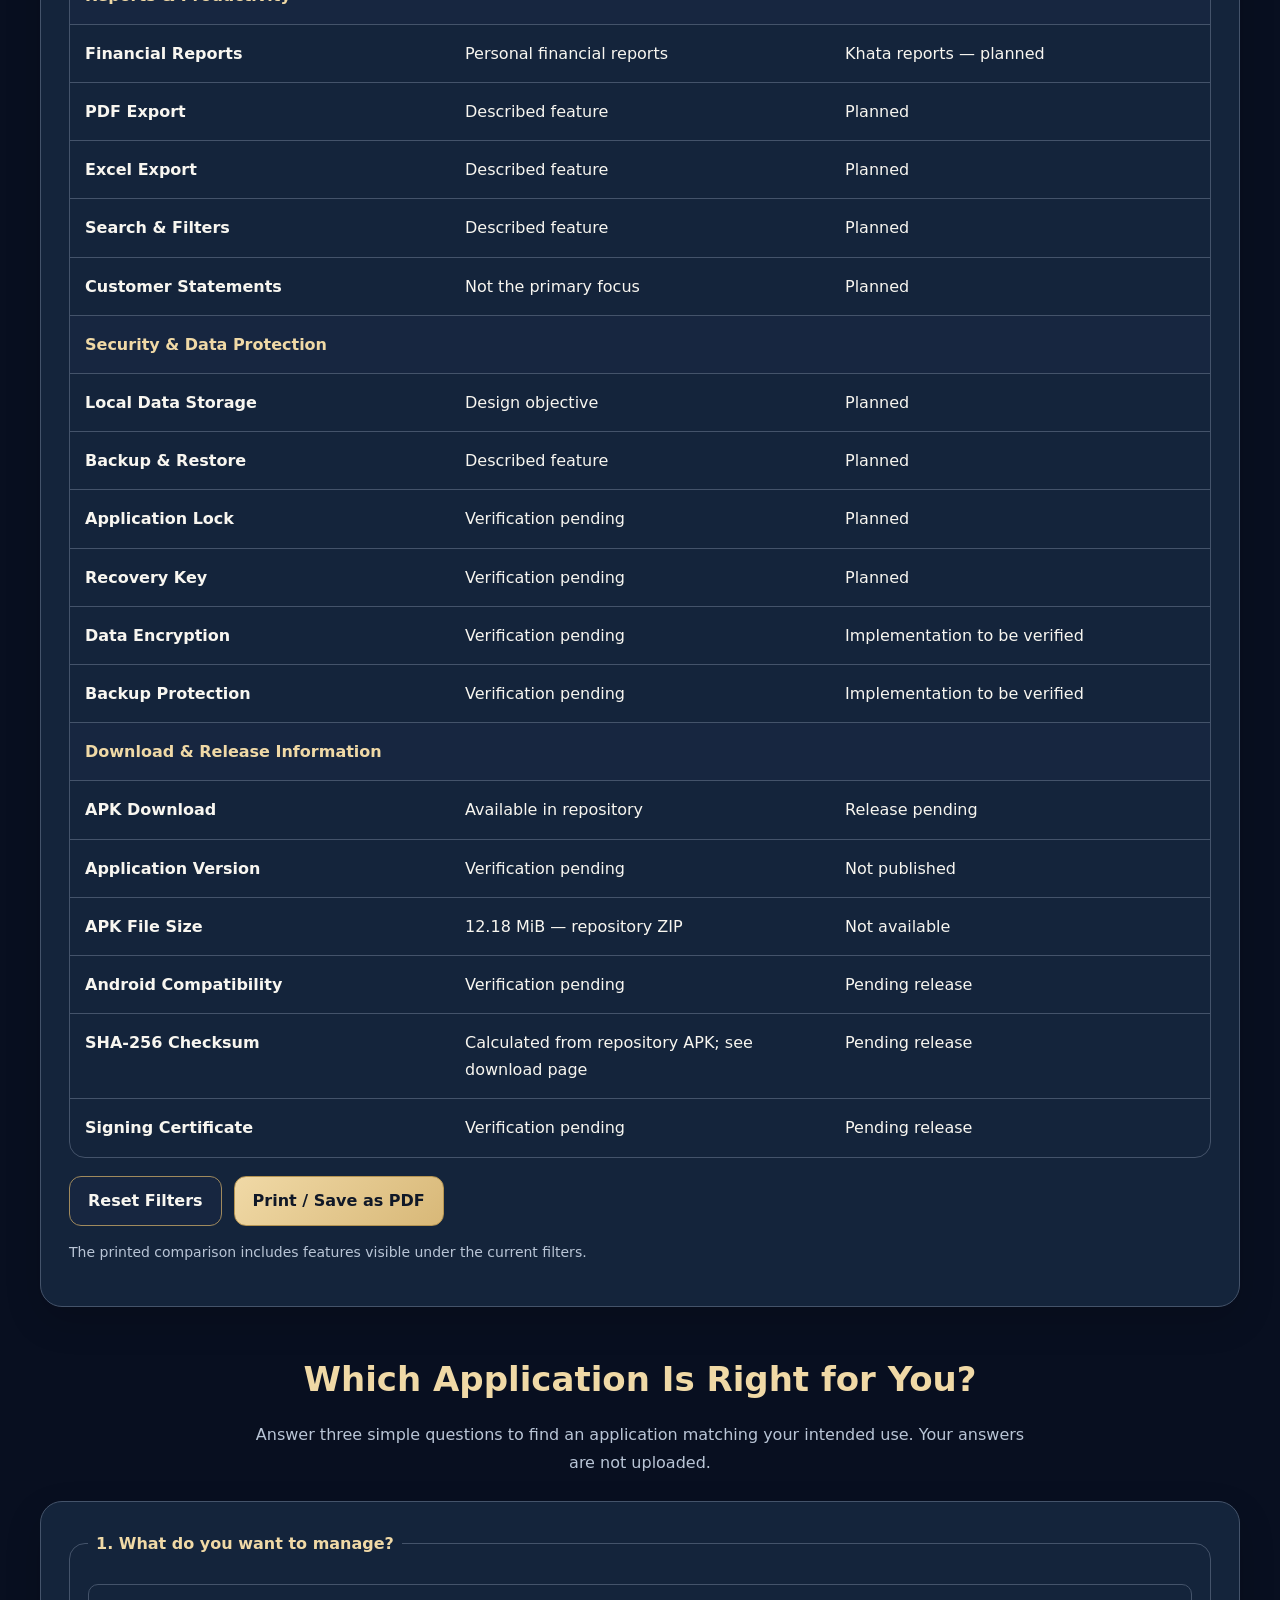
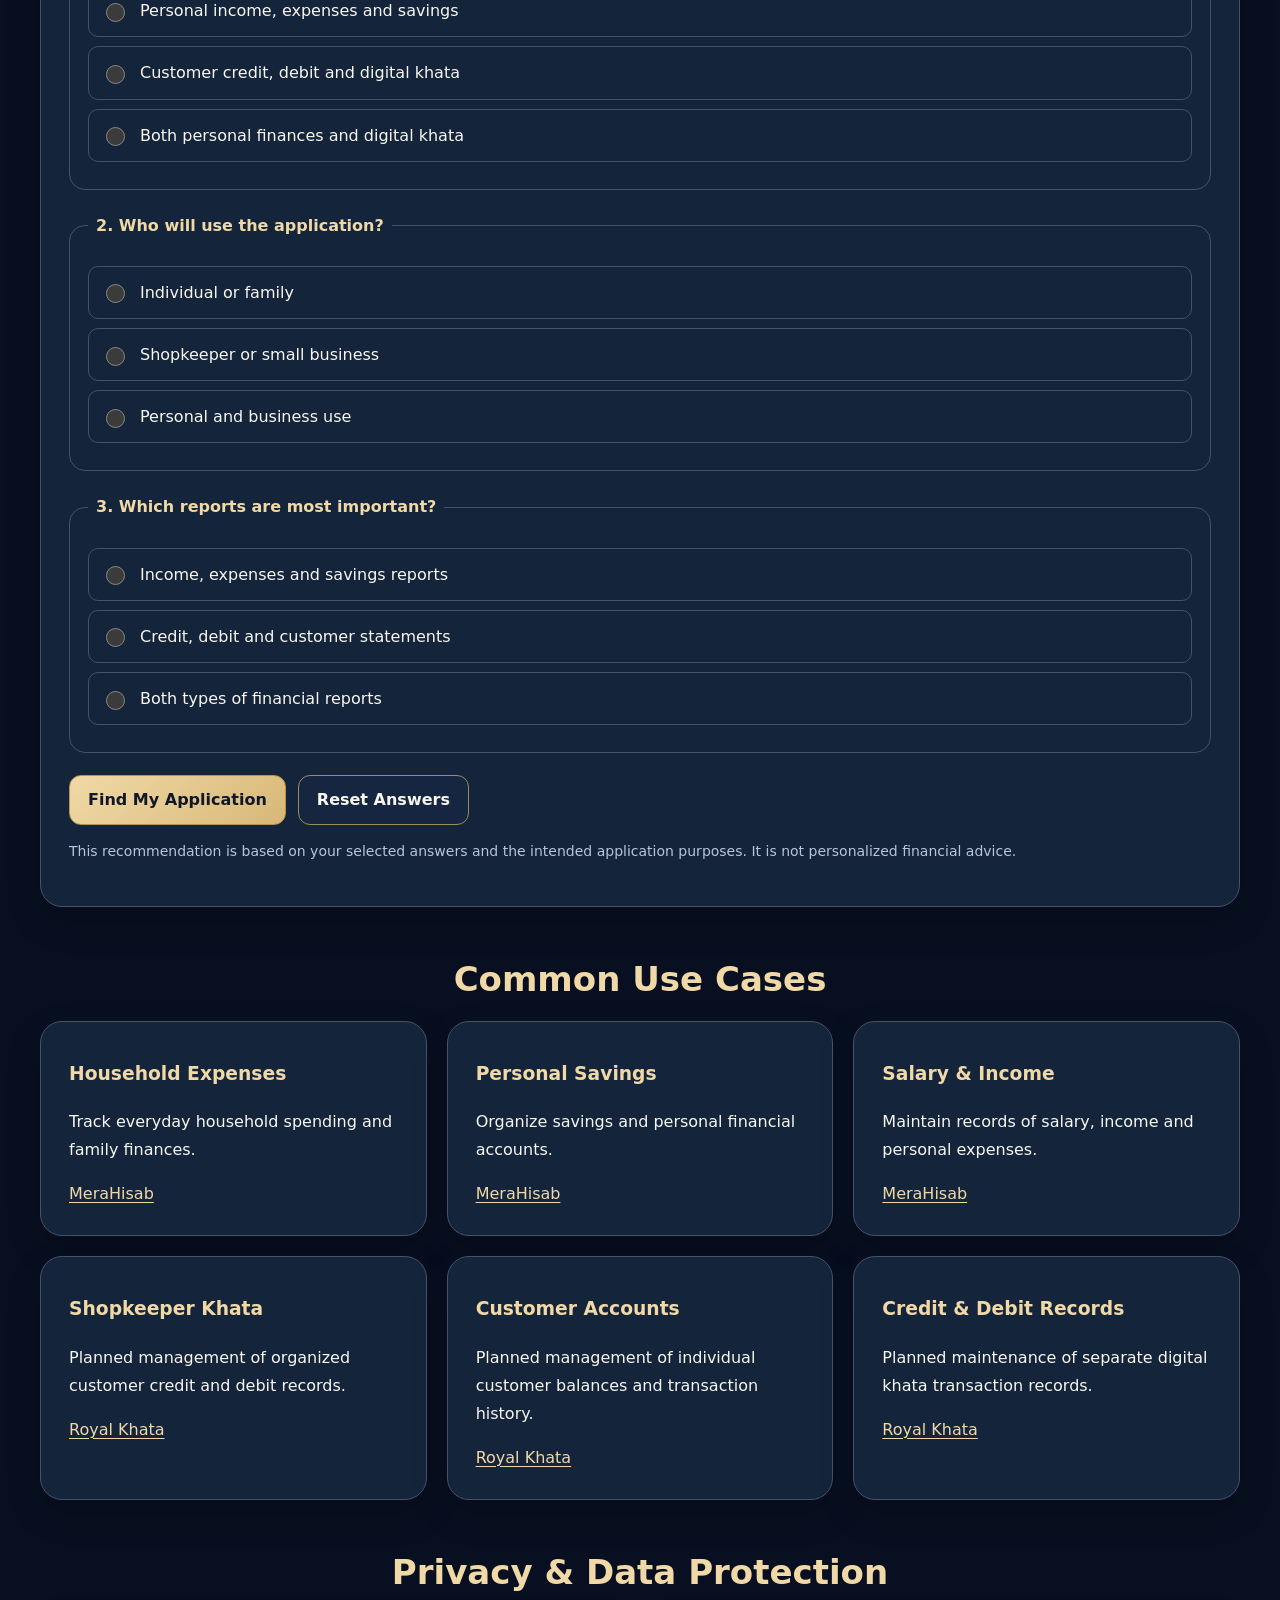
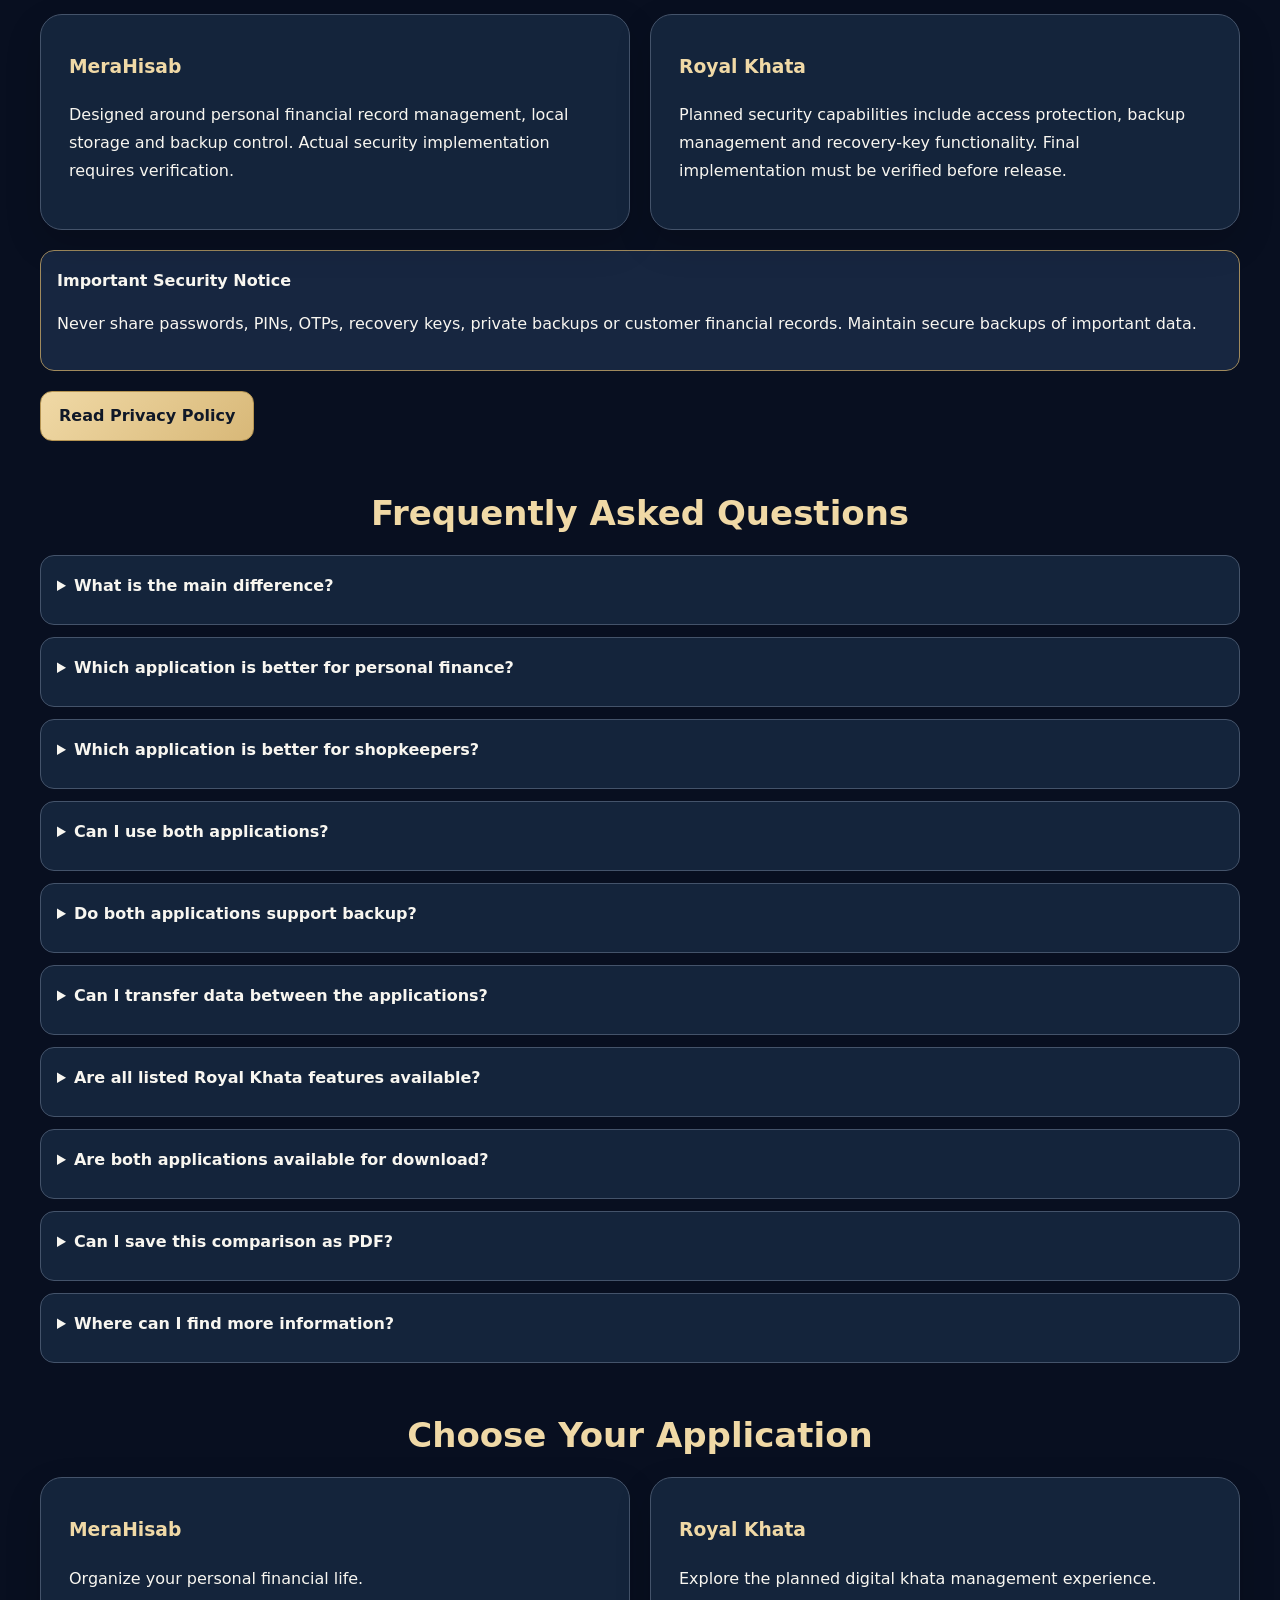
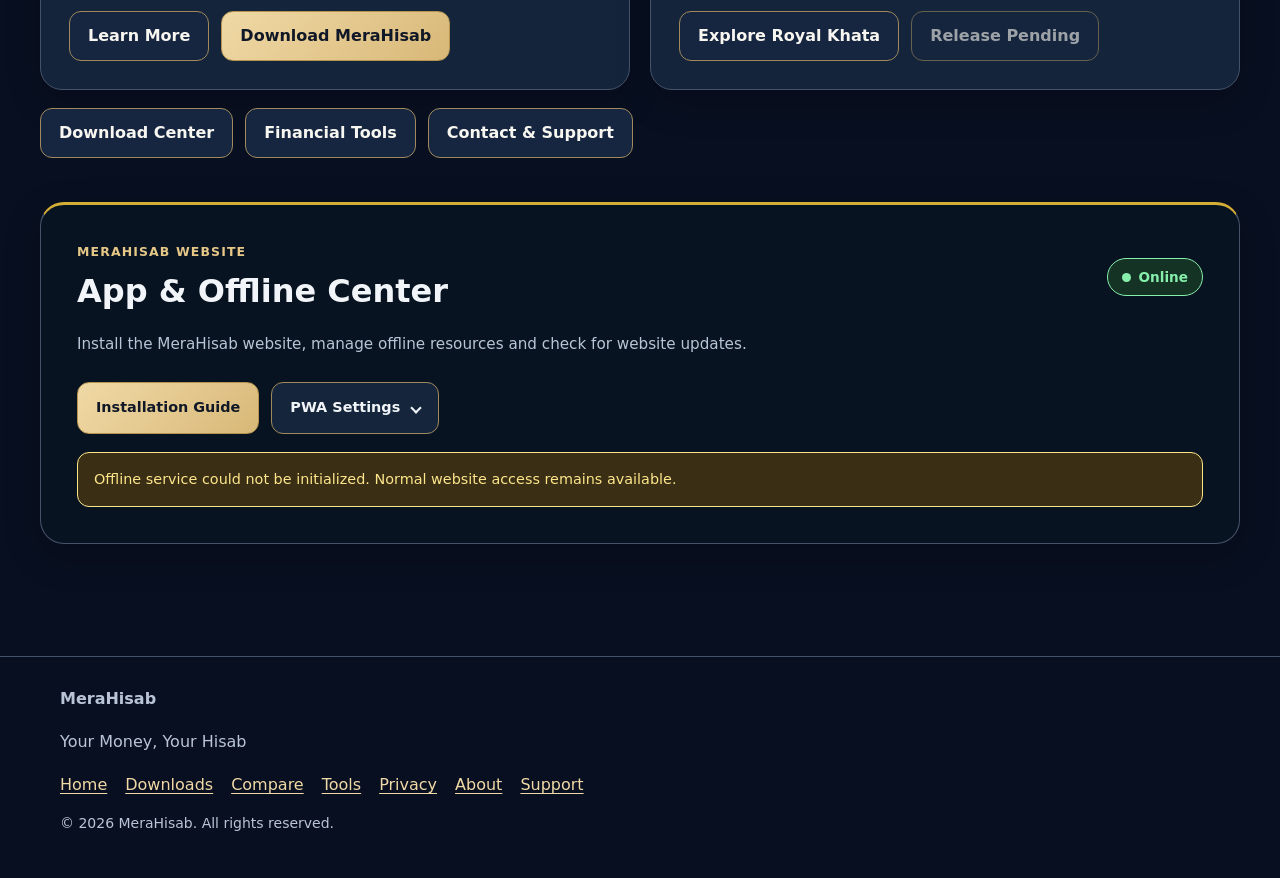
<file: compare.html>
<!DOCTYPE html>
<html lang="en-IN">
<head>
<meta charset="utf-8">
<meta http-equiv="Content-Security-Policy" content="default-src 'self'; script-src 'self' 'sha256-kuJZlzex2lP3WAVlKGX2kDK67idnfa84BSdrA07hCdY='; script-src-attr 'none'; style-src 'self' 'unsafe-inline'; img-src 'self' data: blob:; font-src 'self'; connect-src 'self'; worker-src 'self'; manifest-src 'self'; object-src 'none'; frame-src 'none'; base-uri 'none'; form-action 'none'; upgrade-insecure-requests">
<meta name="viewport" content="width=device-width, initial-scale=1">
<meta name="referrer" content="strict-origin-when-cross-origin">
<title>Compare MeraHisab &amp; Royal Khata | MeraHisab</title>
<meta name="description" content="Compare MeraHisab personal finance and Royal Khata digital credit-debit management. Explore features, privacy, release information and find the right application.">
<meta name="author" content="MeraHisab">
<meta name="robots" content="index, follow">
<meta name="theme-color" content="#080f20">
<meta name="application-name" content="MeraHisab">
<meta name="mobile-web-app-capable" content="yes">
<meta name="apple-mobile-web-app-capable" content="yes">
<meta name="apple-mobile-web-app-title" content="MeraHisab">

<link rel="canonical" href="https://merahisab.store/compare.html">
<link rel="manifest" href="/manifest.json">
<link rel="icon" type="image/png" href="/icons/icon-192.png">
<link rel="apple-touch-icon" href="/icons/icon-192.png">

<meta property="og:type" content="website">
<meta property="og:site_name" content="MeraHisab">
<meta property="og:title" content="Compare MeraHisab and Royal Khata">
<meta property="og:description" content="Find the right application for personal finance and digital khata management.">
<meta property="og:url" content="https://merahisab.store/compare.html">
<meta property="og:image" content="https://merahisab.store/icons/icon-512.png">
<meta name="twitter:card" content="summary">

<link rel="stylesheet" href="/upgrade.css">
<link rel="stylesheet" href="/pwa.css">

<script src="/upgrade.js" defer></script>
<script src="/pwa.js" defer></script>

<style>
/* MERAHISAB COMPARISON PAGE
   Final Master Version 2.0.0 */

.cp-page {
  width: min(1200px, calc(100% - 32px));
  margin: auto;
  padding: 26px 0 48px;
  min-width: 0;
}

.cp-page * {
  box-sizing: border-box;
}

.cp-page h1,
.cp-page h2,
.cp-page h3 {
  color: var(--mh-accent, #f0d9a6);
  overflow-wrap: anywhere;
}

.cp-page p {
  line-height: 1.75;
  overflow-wrap: break-word;
}

.cp-breadcrumb {
  display: flex;
  flex-wrap: wrap;
  align-items: center;
  gap: 10px;
  margin-bottom: 24px;
  font-size: 14px;
}

.cp-hero {
  padding: clamp(24px, 6vw, 60px) 20px;
  border: 1px solid var(--mh-control-border, #a08a5d);
  border-radius: 26px;
  background: var(--mh-surface, #14243b);
  color: var(--mh-text, #f8f6f0);
  text-align: center;
  box-shadow: var(--mh-shadow);
}

.cp-hero h1 {
  margin: 20px 0;
  font-size: clamp(28px, 5vw, 48px);
  line-height: 1.2;
}

.cp-hero p {
  max-width: 760px;
  margin: 12px auto 22px;
  color: var(--mh-muted, #b9c5d6);
}

.cp-eyebrow {
  display: inline-block;
  padding: 7px 15px;
  border: 1px solid var(--mh-control-border, #a08a5d);
  border-radius: 30px;
  font-size: 13px;
  font-weight: 700;
  color: var(--mh-accent, #f0d9a6);
}

.cp-versus {
  display: flex;
  justify-content: center;
  align-items: center;
  gap: 20px;
  margin: 24px 0;
}

.cp-versus img {
  width: 80px;
  height: 80px;
  object-fit: contain;
  border: 1px solid var(--mh-border, #44536a);
  border-radius: 20px;
}

.cp-versus strong {
  color: var(--mh-accent, #f0d9a6);
}

.cp-section {
  margin: 44px 0;
  min-width: 0;
  scroll-margin-top: 16px;
}

.cp-title {
  text-align: center;
  font-size: clamp(24px, 4vw, 34px);
  margin-bottom: 12px;
}

.cp-description {
  text-align: center;
  max-width: 780px;
  margin: 0 auto 24px;
  color: var(--mh-muted, #b9c5d6);
}

.cp-grid,
.cp-grid-three {
  display: grid;
  gap: 20px;
}

.cp-grid {
  grid-template-columns: repeat(2, minmax(0, 1fr));
}

.cp-grid-three {
  grid-template-columns: repeat(3, minmax(0, 1fr));
}

.cp-card {
  min-width: 0;
  padding: clamp(18px, 3vw, 28px);
  border: 1px solid var(--mh-border, #44536a);
  border-radius: 22px;
  background: var(--mh-surface, #14243b);
  color: var(--mh-text, #f8f6f0);
  box-shadow: var(--mh-shadow);
}

.cp-card h3 {
  margin-top: 8px;
}

.cp-app-icon {
  display: block;
  width: 72px;
  height: 72px;
  object-fit: contain;
  border-radius: 18px;
  margin-bottom: 16px;
}

.cp-status {
  display: inline-flex;
  align-items: center;
  padding: 6px 12px;
  margin-bottom: 12px;
  border: 1px solid currentColor;
  border-radius: 30px;
  font-size: 13px;
  font-weight: 700;
}

.cp-available {
  color: var(--mh-success, #86efac);
}

.cp-planned {
  color: var(--mh-warning, #fde68a);
}

.cp-actions {
  display: flex;
  flex-wrap: wrap;
  gap: 12px;
  margin-top: 18px;
}

.cp-hero .cp-actions {
  justify-content: center;
}

.cp-button,
.cp-filter {
  display: inline-flex;
  align-items: center;
  justify-content: center;
  gap: 8px;
  min-height: 44px;
  max-width: 100%;
  padding: 12px 18px;
  border: 1px solid var(--mh-control-border, #a08a5d);
  border-radius: 12px;
  background: var(--mh-surface-raised, #172640);
  color: var(--mh-text, #f8f6f0);
  font: inherit;
  font-weight: 700;
  line-height: 1.5;
  text-align: center;
  text-decoration: none;
  white-space: normal;
  overflow-wrap: anywhere;
  cursor: pointer;
}

.cp-button-primary {
  background: linear-gradient(135deg, #f0d9a6, #d8b878);
  color: #101827;
  border-color: #b59452;
}

.cp-button:disabled {
  opacity: .6;
  cursor: not-allowed;
}

.cp-filter[aria-pressed="true"] {
  background: #f0d9a6;
  color: #101827;
}

.cp-filter-row {
  display: flex;
  flex-wrap: wrap;
  gap: 10px;
  margin: 16px 0;
}

.cp-search {
  width: 100%;
  min-height: 48px;
  padding: 12px 15px;
  border: 1px solid var(--mh-control-border, #a08a5d);
  border-radius: 12px;
  background: var(--mh-surface, #14243b);
  color: var(--mh-text, #f8f6f0);
  font: inherit;
}

.cp-label {
  display: block;
  margin-bottom: 8px;
  font-weight: 700;
}

.cp-count {
  color: var(--mh-muted, #b9c5d6);
  font-size: 14px;
}

.cp-table-wrap {
  width: 100%;
  min-width: 0;
  overflow-x: auto;
  border: 1px solid var(--mh-border, #44536a);
  border-radius: 16px;
  overscroll-behavior-inline: contain;
}

.cp-table {
  width: 100%;
  min-width: 680px;
  border-collapse: collapse;
  text-align: left;
  table-layout: fixed;
}

.cp-table th,
.cp-table td {
  padding: 15px;
  border-bottom: 1px solid var(--mh-border, #44536a);
  vertical-align: top;
  overflow-wrap: anywhere;
}

.cp-table thead th {
  background: var(--mh-surface-raised, #172640);
  color: var(--mh-accent, #f0d9a6);
  font-weight: 800;
}

.cp-table tbody th[scope="row"] {
  width: 34%;
  font-weight: 650;
}

.cp-table tr[data-group] th {
  background: var(--mh-surface-raised, #172640);
  color: var(--mh-accent, #f0d9a6);
  font-weight: 800;
}

.cp-table tr[data-cat]:hover {
  background: var(--mh-hover, rgba(216,184,120,.09));
}

.cp-table tr:last-child td,
.cp-table tr:last-child th {
  border-bottom: 0;
}

.cp-notice {
  margin: 20px 0;
  padding: 16px;
  border: 1px solid var(--mh-control-border, #a08a5d);
  border-radius: 14px;
  background: var(--mh-surface-raised, #172640);
  color: var(--mh-text, #f8f6f0);
}

.cp-form fieldset {
  min-width: 0;
  margin: 0 0 22px;
  padding: 18px;
  border: 1px solid var(--mh-border, #44536a);
  border-radius: 16px;
}

.cp-form legend {
  max-width: 100%;
  padding: 0 8px;
  color: var(--mh-accent, #f0d9a6);
  font-weight: 800;
}

.cp-option {
  display: flex;
  align-items: center;
  gap: 12px;
  min-height: 48px;
  margin: 9px 0;
  padding: 12px;
  border: 1px solid var(--mh-border, #44536a);
  border-radius: 10px;
  cursor: pointer;
}

.cp-option input {
  flex-shrink: 0;
  width: 19px;
  height: 19px;
  accent-color: var(--mh-accent, #f0d9a6);
}

.cp-option:focus-within {
  border-color: var(--mh-focus, #94c7ff);
}

.cp-option:has(input:checked) {
  background: var(--mh-hover, rgba(216,184,120,.09));
  border-color: var(--mh-control-border, #a08a5d);
}

.cp-result {
  margin-top: 22px;
  padding: 20px;
  border: 1px solid var(--mh-control-border, #a08a5d);
  border-radius: 18px;
  background: var(--mh-surface-raised, #172640);
}

.cp-result h3 {
  margin-top: 0;
}

.cp-faq details {
  margin: 12px 0;
  padding: 16px;
  border: 1px solid var(--mh-border, #44536a);
  border-radius: 14px;
  background: var(--mh-surface, #14243b);
}

.cp-faq summary {
  min-height: 36px;
  font-weight: 700;
  cursor: pointer;
}

.cp-faq details p {
  margin-bottom: 4px;
  color: var(--mh-muted, #b9c5d6);
}

.cp-small {
  font-size: 14px;
  color: var(--mh-muted, #b9c5d6);
}

.cp-page [hidden] {
  display: none !important;
}

.cp-page :is(a, button, input, summary, [tabindex]):focus-visible {
  outline: 3px solid var(--mh-focus, #94c7ff);
  outline-offset: 3px;
}

@media (max-width: 800px) {
  .cp-grid-three {
    grid-template-columns: repeat(2, minmax(0, 1fr));
  }
}

@media (max-width: 600px) {
  .cp-grid,
  .cp-grid-three {
    grid-template-columns: minmax(0, 1fr);
  }

  .cp-page {
    width: calc(100% - 24px);
    padding-top: 18px;
  }

  .cp-hero {
    border-radius: 20px;
  }

  .cp-actions > .cp-button {
    flex: 1 1 100%;
  }

  .cp-filter {
    flex: 1 1 auto;
    padding: 10px 12px;
  }

  .cp-versus img {
    width: 64px;
    height: 64px;
  }

  .cp-search {
    font-size: 16px;
  }

  .cp-table th,
  .cp-table td {
    padding: 12px;
    font-size: 14px;
  }
}

@media (prefers-reduced-motion: reduce) {
  .cp-page *,
  .cp-page *::before,
  .cp-page *::after {
    animation: none !important;
    transition: none !important;
    scroll-behavior: auto !important;
  }
}

@media (forced-colors: active) {
  .cp-filter[aria-pressed="true"],
  .cp-option:has(input:checked) {
    outline: 2px solid Highlight;
  }
}

@media print {
  .cp-page {
    width: 100%;
    padding: 0;
  }

  .cp-actions,
  .cp-filter-row,
  .cp-search-area,
  .cp-breadcrumb,
  .cp-form,
  #pwaMount,
  header.site,
  footer.site {
    display: none !important;
  }

  .cp-table-wrap {
    overflow: visible;
  }

  .cp-table {
    min-width: 0;
    width: 100%;
    font-size: 10pt;
  }

  .cp-table th,
  .cp-table td {
    padding: 7px;
  }

  .cp-table thead {
    display: table-header-group;
  }

  .cp-table tr {
    break-inside: avoid;
  }

  .cp-card {
    box-shadow: none;
  }

  .cp-section h2 {
    break-after: avoid;
  }
}
</style>
</head>

<body>

<a class="skip-link" href="#mainContent">
Skip to main content
</a>

<header class="site">
<div class="container">

<strong>
<a href="/" aria-label="MeraHisab Home">MeraHisab</a>
</strong>

<nav aria-label="Main navigation">
<a href="/">Home</a>
<a href="/merahisab.html">MeraHisab</a>
<a href="/royal-khata.html">Royal Khata</a>
<a href="/compare.html" aria-current="page">Compare</a>
<a href="/downloads.html">Downloads</a>
<a href="/tools.html">Tools</a>
<a href="/privacy.html">Privacy</a>
<a href="/about.html">About</a>
<a href="/contact.html">Support</a>
<button type="button" id="theme">Dark Mode</button>
</nav>

</div>
</header>

<main class="cp-page" id="mainContent">

<div id="compareContent" data-no-translate="true">

<div class="cp-breadcrumb">
<a href="/" data-hi="होम">Home</a>
<span aria-hidden="true">/</span>
<span data-hi="ऐप्स की तुलना">Application Comparison</span>
</div>

<section class="cp-hero" aria-labelledby="comparisonTitle">

<span class="cp-eyebrow" data-hi="सही ऐप चुनें">
CHOOSE THE RIGHT APPLICATION
</span>

<h1 id="comparisonTitle" data-hi="MeraHisab और Royal Khata की तुलना">
MeraHisab vs Royal Khata
</h1>

<div class="cp-versus">
<img src="/icons/shortcut-merahisab.png"
alt="MeraHisab"
width="80"
height="80"
decoding="async">

<strong>VS</strong>

<img src="/icons/shortcut-royal-khata.png"
alt="Royal Khata"
width="80"
height="80"
decoding="async">
</div>

<p data-hi="दो अलग उद्देश्यों के लिए दो ऐप। व्यक्तिगत वित्त और डिजिटल खाते की तुलना करें तथा अपनी जरूरत के अनुसार सही ऐप चुनें।">
Two applications with different purposes. Compare personal finance and digital khata management to choose the right application for your needs.
</p>

<div class="cp-actions">
<a class="cp-button cp-button-primary"
href="#comparison-table"
data-hi="विशेषताओं की तुलना करें">
Compare Features
</a>

<a class="cp-button"
href="#app-selector"
data-hi="मेरे लिए सही ऐप चुनें">
Find My Application
</a>
</div>

</section>

<section class="cp-section">

<h2 class="cp-title" data-hi="हमारे ऐप्स के बारे में जानें">
Meet Our Applications
</h2>

<div class="cp-grid">

<article class="cp-card">

<img class="cp-app-icon"
src="/icons/shortcut-merahisab.png"
alt="MeraHisab"
width="72"
height="72"
loading="lazy">

<h3>MeraHisab</h3>

<span class="cp-status cp-available"
data-hi="रिपॉजिटरी में APK उपलब्ध">
APK Available in Repository
</span>

<h4 data-hi="मुख्य उद्देश्य">Primary Purpose</h4>

<p data-hi="व्यक्तियों और परिवारों की आय, खर्च, बचत तथा व्यक्तिगत वित्तीय खातों का प्रबंधन।">
Designed for individuals and families who want to organize personal income, expenses, savings and financial accounts.
</p>

<div class="cp-actions">
<a class="cp-button"
href="/merahisab.html"
data-hi="ऐप का विवरण">
Application Details
</a>

<a class="cp-button cp-button-primary"
href="/download.html"
data-hi="MeraHisab डाउनलोड करें">
Download MeraHisab
</a>
</div>

</article>

<article class="cp-card">

<img class="cp-app-icon"
src="/icons/shortcut-royal-khata.png"
alt="Royal Khata"
width="72"
height="72"
loading="lazy">

<h3>Royal Khata</h3>

<span class="cp-status cp-planned"
data-hi="आधिकारिक रिलीज बाकी">
Official Release Pending
</span>

<h4 data-hi="प्रस्तावित मुख्य उद्देश्य">
Planned Primary Purpose
</h4>

<p data-hi="दुकानदारों, छोटे व्यवसायों और खाता उपयोगकर्ताओं के लिए क्रेडिट, डेबिट तथा ग्राहक खातों का व्यवस्थित प्रबंधन।">
Designed for users, shopkeepers and small businesses who want organized credit, debit and customer account records.
</p>

<div class="cp-actions">
<a class="cp-button"
href="/royal-khata.html"
data-hi="ऐप का विवरण">
Application Details
</a>

<button class="cp-button"
type="button"
disabled
data-hi="डाउनलोड अभी उपलब्ध नहीं">
Download Pending
</button>
</div>

</article>

</div>
</section>

<section class="cp-section" id="comparison-table">

<h2 class="cp-title" data-hi="विशेषताओं की विस्तृत तुलना">
Detailed Feature Comparison
</h2>

<p class="cp-description"
data-hi="दोनों ऐप्स के उद्देश्य, वित्तीय सुविधाओं, डेटा सुरक्षा तथा रिलीज की जानकारी की तुलना करें।">
Compare application purposes, financial features, data protection and release information.
</p>

<div class="cp-card">

<div class="cp-notice">
<p data-hi="MeraHisab की वर्णित सुविधाओं का ऐप में सत्यापन आवश्यक है। Royal Khata की सुविधाएं प्रस्तावित हैं। इस तालिका को पूर्ण ऐप परीक्षण या सुरक्षा प्रमाणन न समझें।">
MeraHisab's described features require verification in the application. Royal Khata features are planned. This table is not an application audit or security certification.
</p>
</div>

<div class="cp-search-area">

<label class="cp-label"
for="comparisonSearch"
data-hi="विशेषताएं खोजें">
Search Features
</label>

<input class="cp-search"
id="comparisonSearch"
type="search"
maxlength="150"
autocomplete="off"
spellcheck="false"
placeholder="Search features in English or Hindi">

</div>

<div class="cp-filter-row"
role="group"
aria-label="Comparison categories">

<button type="button" class="cp-filter"
data-filter="all" aria-pressed="true"
data-hi="सभी विशेषताएं">All Features</button>

<button type="button" class="cp-filter"
data-filter="general" aria-pressed="false"
data-hi="सामान्य">General</button>

<button type="button" class="cp-filter"
data-filter="finance" aria-pressed="false"
data-hi="वित्तीय">Finance</button>

<button type="button" class="cp-filter"
data-filter="reports" aria-pressed="false"
data-hi="रिपोर्ट">Reports</button>

<button type="button" class="cp-filter"
data-filter="security" aria-pressed="false"
data-hi="सुरक्षा">Security</button>

<button type="button" class="cp-filter"
data-filter="release" aria-pressed="false"
data-hi="रिलीज">Release</button>

</div>

<p id="comparisonCount"
class="cp-count"
role="status"
aria-live="polite"
aria-atomic="true">
Showing 36 comparison features.
</p>

<p class="cp-small"
data-hi="छोटी स्क्रीन पर पूरी तुलना देखने के लिए तालिका को दाएं-बाएं स्क्रॉल करें।">
On smaller screens, scroll the comparison table horizontally.
</p>

<div class="cp-table-wrap"
tabindex="0"
role="region"
aria-labelledby="comparisonCaption">

<table class="cp-table" id="comparisonTable">

<caption id="comparisonCaption"
class="cp-small"
data-hi="MeraHisab और Royal Khata की विशेषताएं">
MeraHisab and Royal Khata features
</caption>

<thead>
<tr>
<th scope="col" data-hi="विशेषता">Feature</th>
<th scope="col">MeraHisab</th>
<th scope="col">Royal Khata</th>
</tr>
</thead>

<tbody>

<tr data-group="general">
<th colspan="3" scope="rowgroup"
data-hi="सामान्य जानकारी">General Information</th>
</tr>

<tr data-cat="general">
<th scope="row" data-hi="मुख्य उद्देश्य">Primary Purpose</th>
<td data-hi="व्यक्तिगत वित्त">Personal Finance</td>
<td data-hi="डिजिटल खाता">Digital Khata</td>
</tr>

<tr data-cat="general">
<th scope="row" data-hi="लक्षित उपयोगकर्ता">Target Users</th>
<td data-hi="व्यक्ति और परिवार">Individuals and families</td>
<td data-hi="खाता उपयोगकर्ता और व्यवसाय">Khata users and businesses</td>
</tr>

<tr data-cat="general">
<th scope="row" data-hi="प्लेटफॉर्म">Platform</th>
<td>Android</td>
<td data-hi="Android — प्रस्तावित">Android — planned</td>
</tr>

<tr data-cat="general">
<th scope="row" data-hi="डैशबोर्ड">Dashboard</th>
<td data-hi="व्यक्तिगत वित्त डैशबोर्ड">Personal finance dashboard</td>
<td data-hi="क्रेडिट-डेबिट डैशबोर्ड — प्रस्तावित">Credit-debit dashboard — planned</td>
</tr>

<tr data-cat="general">
<th scope="row" data-hi="ऑफलाइन प्रबंधन">Offline Management</th>
<td data-hi="ऑफलाइन उपयोग के लिए डिजाइन">Designed for offline use</td>
<td data-hi="प्रस्तावित">Planned</td>
</tr>

<tr data-cat="general">
<th scope="row" data-hi="हिन्दी और अंग्रेजी">Hindi &amp; English</th>
<td data-hi="उपलब्धता का सत्यापन बाकी">Availability to be verified</td>
<td data-hi="प्रस्तावित">Planned</td>
</tr>

<tr data-cat="general">
<th scope="row" data-hi="ऐप की थीम">Application Themes</th>
<td data-hi="उपलब्धता का सत्यापन बाकी">Availability to be verified</td>
<td data-hi="प्रस्तावित">Planned</td>
</tr>

<tr data-group="finance">
<th colspan="3" scope="rowgroup"
data-hi="वित्तीय प्रबंधन">Financial Management</th>
</tr>

<tr data-cat="finance">
<th scope="row" data-hi="आय का रिकॉर्ड">Income Tracking</th>
<td data-hi="वर्णित मुख्य सुविधा">Described core feature</td>
<td data-hi="मुख्य उद्देश्य नहीं">Not the primary focus</td>
</tr>

<tr data-cat="finance">
<th scope="row" data-hi="खर्च का रिकॉर्ड">Expense Tracking</th>
<td data-hi="वर्णित मुख्य सुविधा">Described core feature</td>
<td data-hi="मुख्य उद्देश्य नहीं">Not the primary focus</td>
</tr>

<tr data-cat="finance">
<th scope="row" data-hi="बचत प्रबंधन">Savings Management</th>
<td data-hi="वर्णित मुख्य सुविधा">Described core feature</td>
<td data-hi="मुख्य उद्देश्य नहीं">Not the primary focus</td>
</tr>

<tr data-cat="finance">
<th scope="row" data-hi="एक से अधिक खाते">Multiple Accounts</th>
<td data-hi="व्यक्तिगत वित्तीय खाते">Personal financial accounts</td>
<td data-hi="खाता प्रबंधन — प्रस्तावित">Khata accounts — planned</td>
</tr>

<tr data-cat="finance">
<th scope="row" data-hi="क्रेडिट प्रबंधन">Credit Management</th>
<td data-hi="मुख्य उद्देश्य नहीं">Not the primary focus</td>
<td data-hi="मुख्य प्रस्तावित सुविधा">Core planned feature</td>
</tr>

<tr data-cat="finance">
<th scope="row" data-hi="डेबिट प्रबंधन">Debit Management</th>
<td data-hi="मुख्य उद्देश्य नहीं">Not the primary focus</td>
<td data-hi="मुख्य प्रस्तावित सुविधा">Core planned feature</td>
</tr>

<tr data-cat="finance">
<th scope="row" data-hi="ग्राहक खाते">Customer Accounts</th>
<td data-hi="मुख्य उद्देश्य नहीं">Not the primary focus</td>
<td data-hi="प्रस्तावित">Planned</td>
</tr>

<tr data-cat="finance">
<th scope="row" data-hi="मासिक सारांश">Monthly Summary</th>
<td data-hi="आय और खर्च">Income and expenses</td>
<td data-hi="क्रेडिट और डेबिट — प्रस्तावित">Credit and debit — planned</td>
</tr>

<tr data-cat="finance">
<th scope="row" data-hi="शेष राशि प्रबंधन">Balance Management</th>
<td data-hi="व्यक्तिगत खाते की शेष राशि">Personal account balances</td>
<td data-hi="खाते की शेष राशि — प्रस्तावित">Khata balances — planned</td>
</tr>

<tr data-cat="finance">
<th scope="row" data-hi="लेनदेन का इतिहास">Transaction History</th>
<td data-hi="व्यक्तिगत लेनदेन">Personal transactions</td>
<td data-hi="खाते के लेनदेन — प्रस्तावित">Khata transactions — planned</td>
</tr>

<tr data-cat="finance">
<th scope="row" data-hi="भुगतान रिमाइंडर">Payment Reminders</th>
<td data-hi="उपलब्धता का सत्यापन बाकी">Availability to be verified</td>
<td data-hi="प्रस्तावित">Planned</td>
</tr>

<tr data-cat="finance">
<th scope="row" data-hi="नोट्स और कार्य">Notes &amp; Tasks</th>
<td data-hi="वर्णित सुविधा">Described feature</td>
<td data-hi="लेनदेन नोट्स — प्रस्तावित">Transaction notes — planned</td>
</tr>

<tr data-group="reports">
<th colspan="3" scope="rowgroup"
data-hi="रिपोर्ट और उत्पादकता">Reports &amp; Productivity</th>
</tr>

<tr data-cat="reports">
<th scope="row" data-hi="वित्तीय रिपोर्ट">Financial Reports</th>
<td data-hi="व्यक्तिगत वित्तीय रिपोर्ट">Personal financial reports</td>
<td data-hi="खाता रिपोर्ट — प्रस्तावित">Khata reports — planned</td>
</tr>

<tr data-cat="reports">
<th scope="row" data-hi="PDF एक्सपोर्ट">PDF Export</th>
<td data-hi="वर्णित सुविधा">Described feature</td>
<td data-hi="प्रस्तावित">Planned</td>
</tr>

<tr data-cat="reports">
<th scope="row" data-hi="Excel एक्सपोर्ट">Excel Export</th>
<td data-hi="वर्णित सुविधा">Described feature</td>
<td data-hi="प्रस्तावित">Planned</td>
</tr>

<tr data-cat="reports">
<th scope="row" data-hi="खोज और फिल्टर">Search &amp; Filters</th>
<td data-hi="वर्णित सुविधा">Described feature</td>
<td data-hi="प्रस्तावित">Planned</td>
</tr>

<tr data-cat="reports">
<th scope="row" data-hi="ग्राहक स्टेटमेंट">Customer Statements</th>
<td data-hi="मुख्य उद्देश्य नहीं">Not the primary focus</td>
<td data-hi="प्रस्तावित">Planned</td>
</tr>

<tr data-group="security">
<th colspan="3" scope="rowgroup"
data-hi="सुरक्षा और डेटा संरक्षण">Security &amp; Data Protection</th>
</tr>

<tr data-cat="security">
<th scope="row" data-hi="स्थानीय डेटा स्टोरेज">Local Data Storage</th>
<td data-hi="डिजाइन का उद्देश्य">Design objective</td>
<td data-hi="प्रस्तावित">Planned</td>
</tr>

<tr data-cat="security">
<th scope="row" data-hi="बैकअप और रिस्टोर">Backup &amp; Restore</th>
<td data-hi="वर्णित सुविधा">Described feature</td>
<td data-hi="प्रस्तावित">Planned</td>
</tr>

<tr data-cat="security">
<th scope="row" data-hi="ऐप लॉक">Application Lock</th>
<td data-hi="सत्यापन बाकी">Verification pending</td>
<td data-hi="प्रस्तावित">Planned</td>
</tr>

<tr data-cat="security">
<th scope="row" data-hi="रिकवरी कुंजी">Recovery Key</th>
<td data-hi="सत्यापन बाकी">Verification pending</td>
<td data-hi="प्रस्तावित">Planned</td>
</tr>

<tr data-cat="security">
<th scope="row" data-hi="डेटा एन्क्रिप्शन">Data Encryption</th>
<td data-hi="सत्यापन बाकी">Verification pending</td>
<td data-hi="कार्यान्वयन का सत्यापन बाकी">Implementation to be verified</td>
</tr>

<tr data-cat="security">
<th scope="row" data-hi="बैकअप सुरक्षा">Backup Protection</th>
<td data-hi="सत्यापन बाकी">Verification pending</td>
<td data-hi="कार्यान्वयन का सत्यापन बाकी">Implementation to be verified</td>
</tr>

<tr data-group="release">
<th colspan="3" scope="rowgroup"
data-hi="डाउनलोड और रिलीज जानकारी">Download &amp; Release Information</th>
</tr>

<tr data-cat="release">
<th scope="row" data-hi="APK डाउनलोड">APK Download</th>
<td data-hi="रिपॉजिटरी में उपलब्ध">Available in repository</td>
<td data-hi="रिलीज बाकी">Release pending</td>
</tr>

<tr data-cat="release">
<th scope="row" data-hi="ऐप संस्करण">Application Version</th>
<td data-hi="सत्यापन बाकी">Verification pending</td>
<td data-hi="प्रकाशित नहीं">Not published</td>
</tr>

<tr data-cat="release">
<th scope="row" data-hi="APK फाइल का आकार">APK File Size</th>
<td data-hi="12.18 MiB — रिपॉजिटरी ZIP के अनुसार">12.18 MiB — repository ZIP</td>
<td data-hi="उपलब्ध नहीं">Not available</td>
</tr>

<tr data-cat="release">
<th scope="row" data-hi="Android अनुकूलता">Android Compatibility</th>
<td data-hi="सत्यापन बाकी">Verification pending</td>
<td data-hi="रिलीज बाकी">Pending release</td>
</tr>

<tr data-cat="release">
<th scope="row" data-hi="SHA-256 चेकसम">SHA-256 Checksum</th>
<td data-hi="रिपॉजिटरी APK से निकाला गया; डाउनलोड पेज देखें">Calculated from repository APK; see download page</td>
<td data-hi="रिलीज बाकी">Pending release</td>
</tr>

<tr data-cat="release">
<th scope="row" data-hi="साइनिंग प्रमाणपत्र">Signing Certificate</th>
<td data-hi="सत्यापन बाकी">Verification pending</td>
<td data-hi="रिलीज बाकी">Pending release</td>
</tr>

</tbody>
</table>

</div>

<div class="cp-actions">

<button type="button"
class="cp-button"
id="resetComparison"
data-hi="फिल्टर रीसेट करें">
Reset Filters
</button>

<button type="button"
class="cp-button cp-button-primary"
id="printComparison"
data-hi="प्रिंट करें / PDF में सहेजें">
Print / Save as PDF
</button>

</div>

<p class="cp-small"
data-hi="PDF में वर्तमान फिल्टर के अनुसार दिखाई देने वाली तुलना शामिल होगी।">
The printed comparison includes features visible under the current filters.
</p>

</div>
</section>

<section class="cp-section" id="app-selector">

<h2 class="cp-title"
data-hi="आपके लिए कौन-सा ऐप सही है?">
Which Application Is Right for You?
</h2>

<p class="cp-description"
data-hi="तीन आसान सवालों का जवाब देकर अपनी जरूरत के अनुसार ऐप चुनें। आपके जवाब वेबसाइट पर अपलोड नहीं किए जाते।">
Answer three simple questions to find an application matching your intended use. Your answers are not uploaded.
</p>

<div class="cp-card">

<form class="cp-form"
id="appSelectorForm"
autocomplete="off">

<fieldset>

<legend data-hi="1. आप किसका प्रबंधन करना चाहते हैं?">
1. What do you want to manage?
</legend>

<label class="cp-option">
<input type="radio"
name="purpose"
value="personal"
required>
<span data-hi="व्यक्तिगत आय, खर्च और बचत">
Personal income, expenses and savings
</span>
</label>

<label class="cp-option">
<input type="radio"
name="purpose"
value="khata"
required>
<span data-hi="ग्राहक क्रेडिट, डेबिट और डिजिटल खाता">
Customer credit, debit and digital khata
</span>
</label>

<label class="cp-option">
<input type="radio"
name="purpose"
value="both"
required>
<span data-hi="व्यक्तिगत वित्त और डिजिटल खाता दोनों">
Both personal finances and digital khata
</span>
</label>

</fieldset>

<fieldset>

<legend data-hi="2. ऐप का उपयोग कौन करेगा?">
2. Who will use the application?
</legend>

<label class="cp-option">
<input type="radio"
name="userType"
value="personal"
required>
<span data-hi="व्यक्ति या परिवार">
Individual or family
</span>
</label>

<label class="cp-option">
<input type="radio"
name="userType"
value="khata"
required>
<span data-hi="दुकानदार या छोटा व्यवसाय">
Shopkeeper or small business
</span>
</label>

<label class="cp-option">
<input type="radio"
name="userType"
value="both"
required>
<span data-hi="व्यक्तिगत और व्यावसायिक उपयोग">
Personal and business use
</span>
</label>

</fieldset>

<fieldset>

<legend data-hi="3. कौन-सी रिपोर्ट सबसे जरूरी हैं?">
3. Which reports are most important?
</legend>

<label class="cp-option">
<input type="radio"
name="reports"
value="personal"
required>
<span data-hi="आय, खर्च और बचत की रिपोर्ट">
Income, expenses and savings reports
</span>
</label>

<label class="cp-option">
<input type="radio"
name="reports"
value="khata"
required>
<span data-hi="क्रेडिट, डेबिट और ग्राहक स्टेटमेंट">
Credit, debit and customer statements
</span>
</label>

<label class="cp-option">
<input type="radio"
name="reports"
value="both"
required>
<span data-hi="दोनों प्रकार की वित्तीय रिपोर्ट">
Both types of financial reports
</span>
</label>

</fieldset>

<div class="cp-actions">

<button type="submit"
class="cp-button cp-button-primary"
data-hi="मेरे लिए सही ऐप चुनें">
Find My Application
</button>

<button type="reset"
class="cp-button"
data-hi="जवाब रीसेट करें">
Reset Answers
</button>

</div>

</form>

<div class="cp-result"
id="selectorResult"
hidden>

<div role="status"
aria-live="polite"
aria-atomic="true">

<h3 id="selectorTitle"></h3>
<p id="selectorDescription"></p>

</div>

<div class="cp-actions">

<a class="cp-button cp-button-primary"
id="selectorMeraHisab"
href="/merahisab.html"
data-hi="MeraHisab के बारे में जानें">
Explore MeraHisab
</a>

<a class="cp-button"
id="selectorRoyalKhata"
href="/royal-khata.html"
data-hi="Royal Khata के बारे में जानें">
Explore Royal Khata
</a>

</div>

</div>

<p class="cp-small"
data-hi="यह सुझाव आपके चुने गए जवाबों और ऐप्स के निर्धारित उद्देश्यों पर आधारित है। यह व्यक्तिगत वित्तीय सलाह नहीं है।">
This recommendation is based on your selected answers and the intended application purposes. It is not personalized financial advice.
</p>

<noscript>
<p>JavaScript is required for the recommendation tool and interactive filters.</p>
</noscript>

</div>
</section>

<section class="cp-section">

<h2 class="cp-title" data-hi="सामान्य उपयोग">
Common Use Cases
</h2>

<div class="cp-grid-three">

<article class="cp-card">

<h3 data-hi="घर का खर्च">Household Expenses</h3>

<p data-hi="रोजमर्रा के घरेलू खर्च और परिवार के वित्तीय रिकॉर्ड व्यवस्थित करें।">
Track everyday household spending and family finances.
</p>

<a href="/merahisab.html">MeraHisab</a>

</article>

<article class="cp-card">

<h3 data-hi="व्यक्तिगत बचत">Personal Savings</h3>

<p data-hi="बचत और व्यक्तिगत वित्तीय खातों को व्यवस्थित करें।">
Organize savings and personal financial accounts.
</p>

<a href="/merahisab.html">MeraHisab</a>

</article>

<article class="cp-card">

<h3 data-hi="वेतन और आय">Salary &amp; Income</h3>

<p data-hi="वेतन, आय और व्यक्तिगत खर्च का रिकॉर्ड रखें।">
Maintain records of salary, income and personal expenses.
</p>

<a href="/merahisab.html">MeraHisab</a>

</article>

<article class="cp-card">

<h3 data-hi="दुकानदार का खाता">Shopkeeper Khata</h3>

<p data-hi="ग्राहकों के क्रेडिट और डेबिट रिकॉर्ड व्यवस्थित करने की प्रस्तावित सुविधा।">
Planned management of organized customer credit and debit records.
</p>

<a href="/royal-khata.html">Royal Khata</a>

</article>

<article class="cp-card">

<h3 data-hi="ग्राहक खाते">Customer Accounts</h3>

<p data-hi="प्रत्येक ग्राहक की शेष राशि और लेनदेन इतिहास के प्रबंधन की प्रस्तावित सुविधा।">
Planned management of individual customer balances and transaction history.
</p>

<a href="/royal-khata.html">Royal Khata</a>

</article>

<article class="cp-card">

<h3 data-hi="क्रेडिट और डेबिट रिकॉर्ड">
Credit &amp; Debit Records
</h3>

<p data-hi="अलग डिजिटल खाता लेनदेन रिकॉर्ड रखने की प्रस्तावित सुविधा।">
Planned maintenance of separate digital khata transaction records.
</p>

<a href="/royal-khata.html">Royal Khata</a>

</article>

</div>
</section>

<section class="cp-section">

<h2 class="cp-title"
data-hi="गोपनीयता और डेटा संरक्षण">
Privacy &amp; Data Protection
</h2>

<div class="cp-grid">

<article class="cp-card">

<h3>MeraHisab</h3>

<p data-hi="व्यक्तिगत वित्तीय रिकॉर्ड प्रबंधन, स्थानीय स्टोरेज और बैकअप नियंत्रण इसके डिजाइन के उद्देश्य हैं। वास्तविक सुरक्षा कार्यान्वयन का सत्यापन आवश्यक है।">
Designed around personal financial record management, local storage and backup control. Actual security implementation requires verification.
</p>

</article>

<article class="cp-card">

<h3>Royal Khata</h3>

<p data-hi="प्रस्तावित सुरक्षा सुविधाओं में ऐप लॉक, बैकअप प्रबंधन और रिकवरी कुंजी शामिल हैं। रिलीज से पहले इनका सत्यापन आवश्यक है।">
Planned security capabilities include access protection, backup management and recovery-key functionality. Final implementation must be verified before release.
</p>

</article>

</div>

<div class="cp-notice">

<strong data-hi="महत्वपूर्ण सुरक्षा सूचना">
Important Security Notice
</strong>

<p data-hi="अपना पासवर्ड, PIN, OTP, रिकवरी कुंजी, निजी बैकअप या ग्राहक वित्तीय रिकॉर्ड किसी के साथ साझा न करें। महत्वपूर्ण डेटा का सुरक्षित बैकअप रखें।">
Never share passwords, PINs, OTPs, recovery keys, private backups or customer financial records. Maintain secure backups of important data.
</p>

</div>

<div class="cp-actions">

<a class="cp-button cp-button-primary"
href="/privacy.html"
data-hi="गोपनीयता नीति पढ़ें">
Read Privacy Policy
</a>

</div>

</section>

<section class="cp-section cp-faq">

<h2 class="cp-title"
data-hi="अक्सर पूछे जाने वाले सवाल">
Frequently Asked Questions
</h2>

<details>
<summary data-hi="दोनों ऐप्स में मुख्य अंतर क्या है?">
What is the main difference?
</summary>
<p data-hi="MeraHisab व्यक्तिगत आय, खर्च और बचत के लिए है। Royal Khata क्रेडिट, डेबिट और डिजिटल खाता रिकॉर्ड के लिए प्रस्तावित है।">
MeraHisab focuses on personal income, expenses and savings. Royal Khata is intended for credit, debit and digital khata records.
</p>
</details>

<details>
<summary data-hi="व्यक्तिगत वित्त के लिए कौन-सा ऐप बेहतर है?">
Which application is better for personal finance?
</summary>
<p data-hi="MeraHisab विशेष रूप से व्यक्तिगत वित्त प्रबंधन के लिए डिजाइन किया गया है। उपयोग से पहले उपलब्ध सुविधाओं की जांच करें।">
MeraHisab is designed specifically for personal finance management. Verify its available features before use.
</p>
</details>

<details>
<summary data-hi="दुकानदारों के लिए कौन-सा ऐप बेहतर है?">
Which application is better for shopkeepers?
</summary>
<p data-hi="Royal Khata डिजिटल खाता और ग्राहक खाता प्रबंधन के लिए प्रस्तावित है। इसकी आधिकारिक रिलीज अभी बाकी है।">
Royal Khata is designed around digital khata and customer account management. Its official release is pending.
</p>
</details>

<details>
<summary data-hi="क्या मैं दोनों ऐप्स उपयोग कर सकता हूं?">
Can I use both applications?
</summary>
<p data-hi="दोनों ऐप अलग वित्तीय उद्देश्यों के लिए हैं। दोनों उपलब्ध होने पर आप अपनी जरूरत के अनुसार उनका उपयोग कर सकते हैं। इनके बीच डेटा सिंक की पुष्टि नहीं हुई है।">
The applications are intended for different financial purposes. You may use both when both are available. Cross-application data synchronization has not been confirmed.
</p>
</details>

<details>
<summary data-hi="क्या दोनों ऐप्स में बैकअप की सुविधा है?">
Do both applications support backup?
</summary>
<p data-hi="बैकअप और रिस्टोर MeraHisab की वर्णित तथा Royal Khata की प्रस्तावित सुविधाएं हैं। बैकअप फॉर्मेट और रिकवरी व्यवहार का सत्यापन बाकी है।">
Backup and restore are described MeraHisab features and planned Royal Khata capabilities. Backup formats and recovery behavior require verification.
</p>
</details>

<details>
<summary data-hi="क्या दोनों ऐप्स के बीच डेटा ट्रांसफर कर सकता हूं?">
Can I transfer data between the applications?
</summary>
<p data-hi="सीधे डेटा ट्रांसफर और दोनों ऐप्स की अनुकूलता की पुष्टि नहीं हुई है। एक ऐप का बैकअप दूसरे ऐप में रिस्टोर होने की धारणा न रखें।">
Direct data migration and cross-application compatibility have not been confirmed. Do not assume that one application's backup can be restored in the other.
</p>
</details>

<details>
<summary data-hi="क्या Royal Khata की सभी बताई गई सुविधाएं उपलब्ध हैं?">
Are all listed Royal Khata features available?
</summary>
<p data-hi="नहीं। इस पेज पर बताई गई Royal Khata की सुविधाएं प्रस्तावित हैं और इनके विकास तथा परीक्षण की आवश्यकता है।">
No. Royal Khata features listed on this page are planned capabilities and require development and testing.
</p>
</details>

<details>
<summary data-hi="क्या दोनों ऐप डाउनलोड के लिए उपलब्ध हैं?">
Are both applications available for download?
</summary>
<p data-hi="MeraHisab का APK रिपॉजिटरी में उपलब्ध है और उसका अलग डाउनलोड पेज है। Royal Khata की आधिकारिक APK रिलीज बाकी है।">
MeraHisab has a dedicated download page and an APK in the repository. Royal Khata's official APK release is pending.
</p>
</details>

<details>
<summary data-hi="क्या तुलना को PDF में सहेज सकते हैं?">
Can I save this comparison as PDF?
</summary>
<p data-hi="हां। Print / Save as PDF बटन दबाएं और आपके ब्राउजर में उपलब्ध होने पर Save as PDF विकल्प चुनें।">
Yes. Use the Print / Save as PDF button and choose Save as PDF if your browser or operating system supports that option.
</p>
</details>

<details>
<summary data-hi="अधिक जानकारी कहां मिलेगी?">
Where can I find more information?
</summary>
<p data-hi="दोनों ऐप्स के अलग पेज, डाउनलोड केंद्र या संपर्क और सहायता पेज देखें।">
Visit the individual application pages, Download Center or Contact &amp; Support page.
</p>
</details>

</section>

<section class="cp-section">

<h2 class="cp-title" data-hi="अपना ऐप चुनें">
Choose Your Application
</h2>

<div class="cp-grid">

<article class="cp-card">

<h3>MeraHisab</h3>

<p data-hi="अपने व्यक्तिगत वित्तीय जीवन को व्यवस्थित करें।">
Organize your personal financial life.
</p>

<div class="cp-actions">

<a class="cp-button"
href="/merahisab.html"
data-hi="अधिक जानें">
Learn More
</a>

<a class="cp-button cp-button-primary"
href="/download.html"
data-hi="MeraHisab डाउनलोड करें">
Download MeraHisab
</a>

</div>
</article>

<article class="cp-card">

<h3>Royal Khata</h3>

<p data-hi="प्रस्तावित डिजिटल खाता प्रबंधन अनुभव के बारे में जानें।">
Explore the planned digital khata management experience.
</p>

<div class="cp-actions">

<a class="cp-button"
href="/royal-khata.html"
data-hi="Royal Khata के बारे में जानें">
Explore Royal Khata
</a>

<button type="button"
class="cp-button"
disabled
data-hi="रिलीज बाकी">
Release Pending
</button>

</div>
</article>

</div>

<div class="cp-actions">

<a class="cp-button"
href="/downloads.html"
data-hi="डाउनलोड केंद्र">
Download Center
</a>

<a class="cp-button"
href="/tools.html"
data-hi="वित्तीय उपकरण">
Financial Tools
</a>

<a class="cp-button"
href="/contact.html"
data-hi="संपर्क और सहायता">
Contact &amp; Support
</a>

</div>

</section>

</div>

<div id="pwaMount"></div>

</main>

<footer class="site">

<div class="container">

<strong>MeraHisab</strong>

<p>Your Money, Your Hisab</p>

<nav aria-label="Footer navigation">

<a href="/">Home</a>
<a href="/downloads.html">Downloads</a>
<a href="/compare.html">Compare</a>
<a href="/tools.html">Tools</a>
<a href="/privacy.html">Privacy</a>
<a href="/about.html">About</a>
<a href="/contact.html">Support</a>

</nav>

<p class="cp-small">
&copy; <span data-year>2026</span> MeraHisab.
<span data-i18n="footer.rights">All rights reserved.</span>
</p>

</div>

</footer>

<script>
(()=>{
'use strict';
const $=id=>document.getElementById(id), root=$('compareContent');
const words=[...root.querySelectorAll('[data-hi]')], originals=new Map(words.map(e=>[e,e.textContent]));
const rows=[...root.querySelectorAll('tr[data-cat]')], headings=[...root.querySelectorAll('tr[data-group]')], filters=[...root.querySelectorAll('[data-filter]')];
const form=$('appSelectorForm'), search=$('comparisonSearch');
let category='all', recommendation='';
const hi=()=>document.documentElement.dataset.language==='hi'||/^hi(?:-|$)/i.test(document.documentElement.lang);
const t=(en,hindi)=>hi()?hindi:en;
const norm=s=>s.toLowerCase().replace(/\s+/g,' ').trim();
function update(){
 const terms=norm(search.value).split(' ').filter(Boolean), visible=new Set(); let count=0;
 rows.forEach(row=>{const text=norm([...row.cells].map(c=>[originals.get(c)||c.textContent,c.dataset.hi||''].join(' ')).join(' '));const show=(category==='all'||row.dataset.cat===category)&&terms.every(q=>text.includes(q));row.hidden=!show;if(show){count++;visible.add(row.dataset.cat);}});
 headings.forEach(h=>h.hidden=!visible.has(h.dataset.group));
 filters.forEach(b=>b.setAttribute('aria-pressed',String(b.dataset.filter===category)));
 $('comparisonCount').textContent=count?t(`Showing ${count} of ${rows.length} features.`,`${rows.length} में से ${count} विशेषताएं।`):t('No matching features. Reset filters or try another search.','कोई मेल नहीं मिला। फ़िल्टर रीसेट करें या दूसरी खोज करें।');
}
function render(){
 $('selectorResult').hidden=!recommendation;
 $('selectorMeraHisab').hidden=recommendation==='khata';$('selectorRoyalKhata').hidden=recommendation==='personal';
 const messages={personal:['Suggested application: MeraHisab','सुझाया गया ऐप: MeraHisab','Your answers prioritize personal finances. Verify the available app features before use.','आपके उत्तर व्यक्तिगत वित्त को प्राथमिकता देते हैं। उपयोग से पहले उपलब्ध सुविधाएं जांचें।'],khata:['Suggested planned application: Royal Khata','सुझाया गया प्रस्तावित ऐप: Royal Khata','Your answers prioritize credit, debit and customer accounts. Official release is pending.','आपके उत्तर क्रेडिट, डेबिट और ग्राहक खातों को प्राथमिकता देते हैं। आधिकारिक रिलीज बाकी है।'],both:['Both applications may be useful','दोनों ऐप उपयोगी हो सकते हैं','MeraHisab is intended for personal finance; Royal Khata is intended for digital khata and is not yet released.','MeraHisab व्यक्तिगत वित्त के लिए है; Royal Khata डिजिटल खाते के लिए प्रस्तावित है और अभी रिलीज नहीं हुआ है।']};
 if(recommendation){const m=messages[recommendation];$('selectorTitle').textContent=t(m[0],m[1]);$('selectorDescription').textContent=t(m[2],m[3]);}
}
function language(){words.forEach(e=>e.textContent=t(originals.get(e),e.dataset.hi));search.placeholder=t('Search features in English or Hindi','हिन्दी या English में खोजें');document.title=t('Compare MeraHisab & Royal Khata | MeraHisab','MeraHisab और Royal Khata की तुलना');update();render();}
filters.forEach(b=>b.addEventListener('click',()=>{category=b.dataset.filter;update();}));
search.addEventListener('input',update);
$('resetComparison').addEventListener('click',()=>{category='all';search.value='';update();});
$('printComparison').addEventListener('click',()=>window.print());
form.addEventListener('submit',e=>{e.preventDefault();if(!form.reportValidity())return;const a=new FormData(form);let p=0,k=0;for(const [key,w] of [['purpose',3],['userType',1],['reports',2]]){const v=a.get(key);if(v==='personal'||v==='both')p+=w;if(v==='khata'||v==='both')k+=w;}recommendation=a.get('purpose')==='both'||p===k?'both':p>k?'personal':'khata';render();});
function clear(){recommendation='';render();}
form.addEventListener('reset',clear);form.addEventListener('change',clear);
window.addEventListener('merahisab:languagechange',language);window.addEventListener('merahisab:languageready',language);language();
})();
</script>

</body>
</html>
</file>
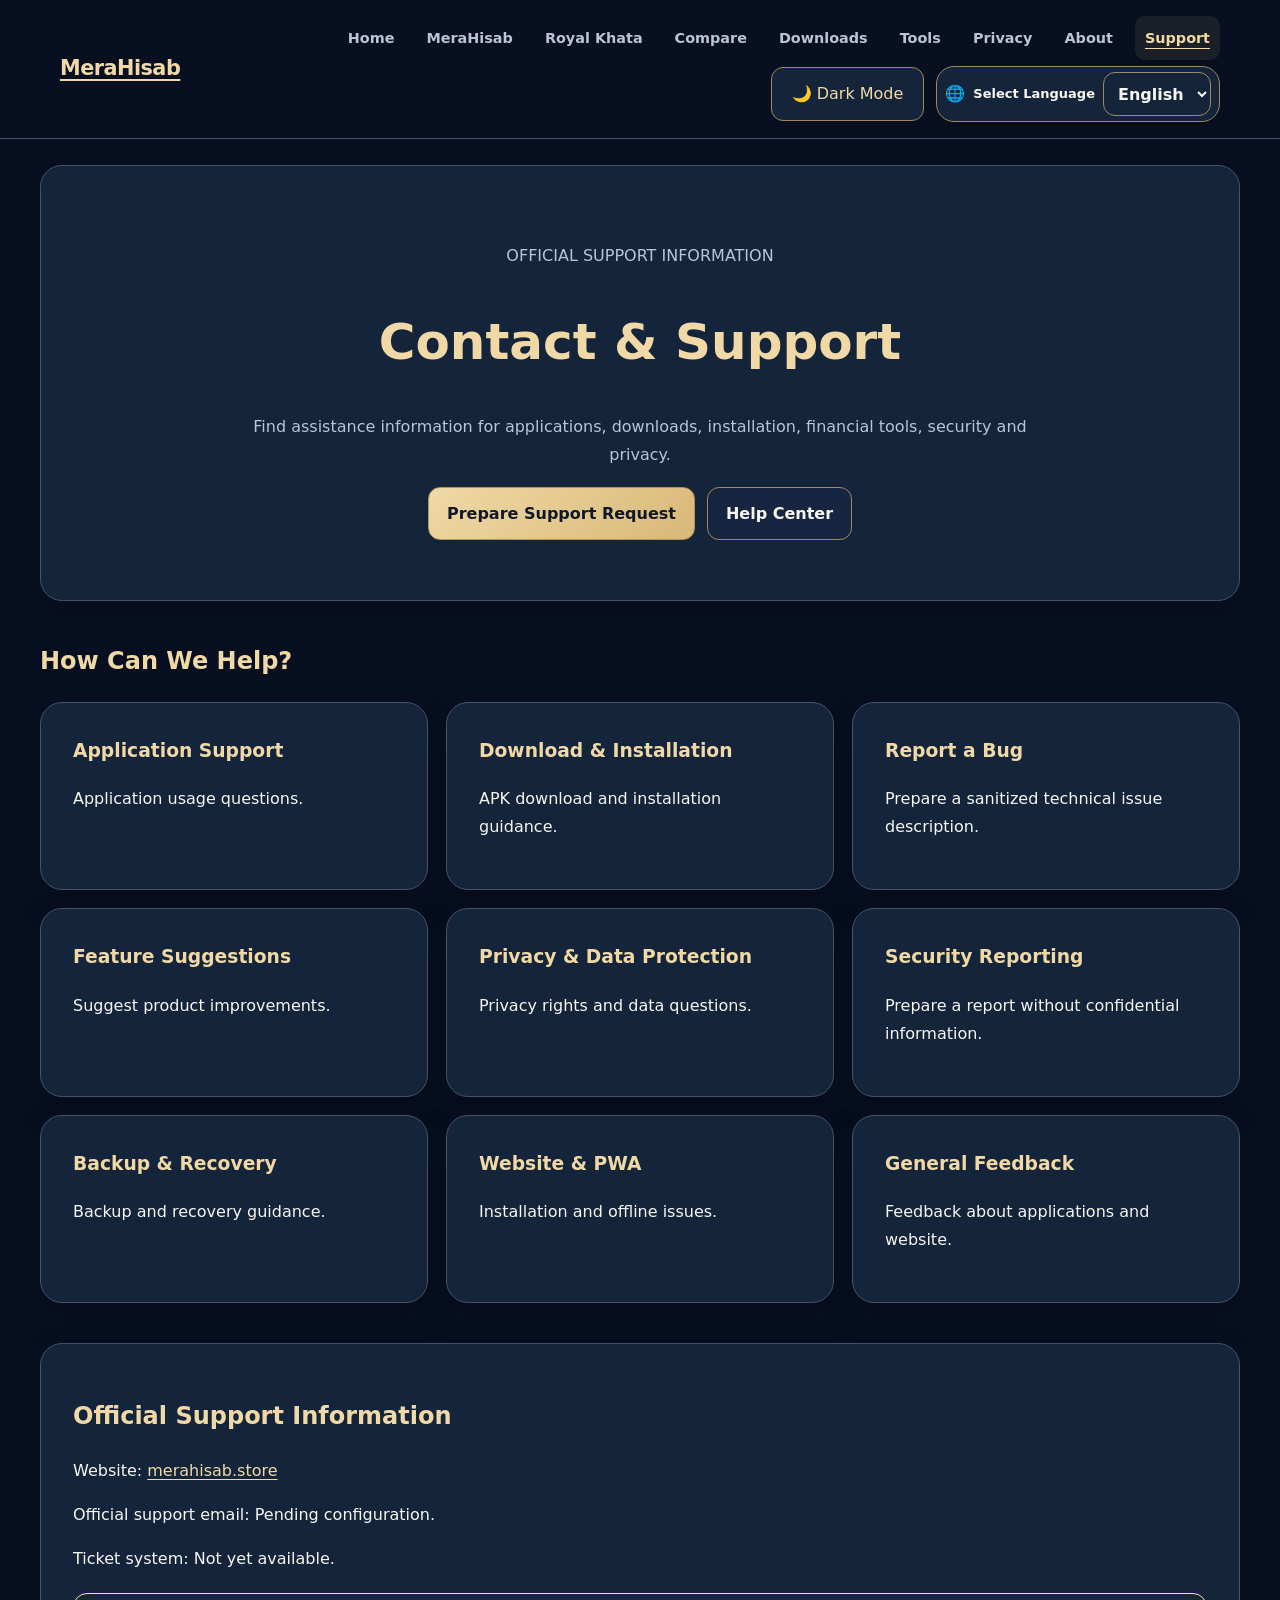
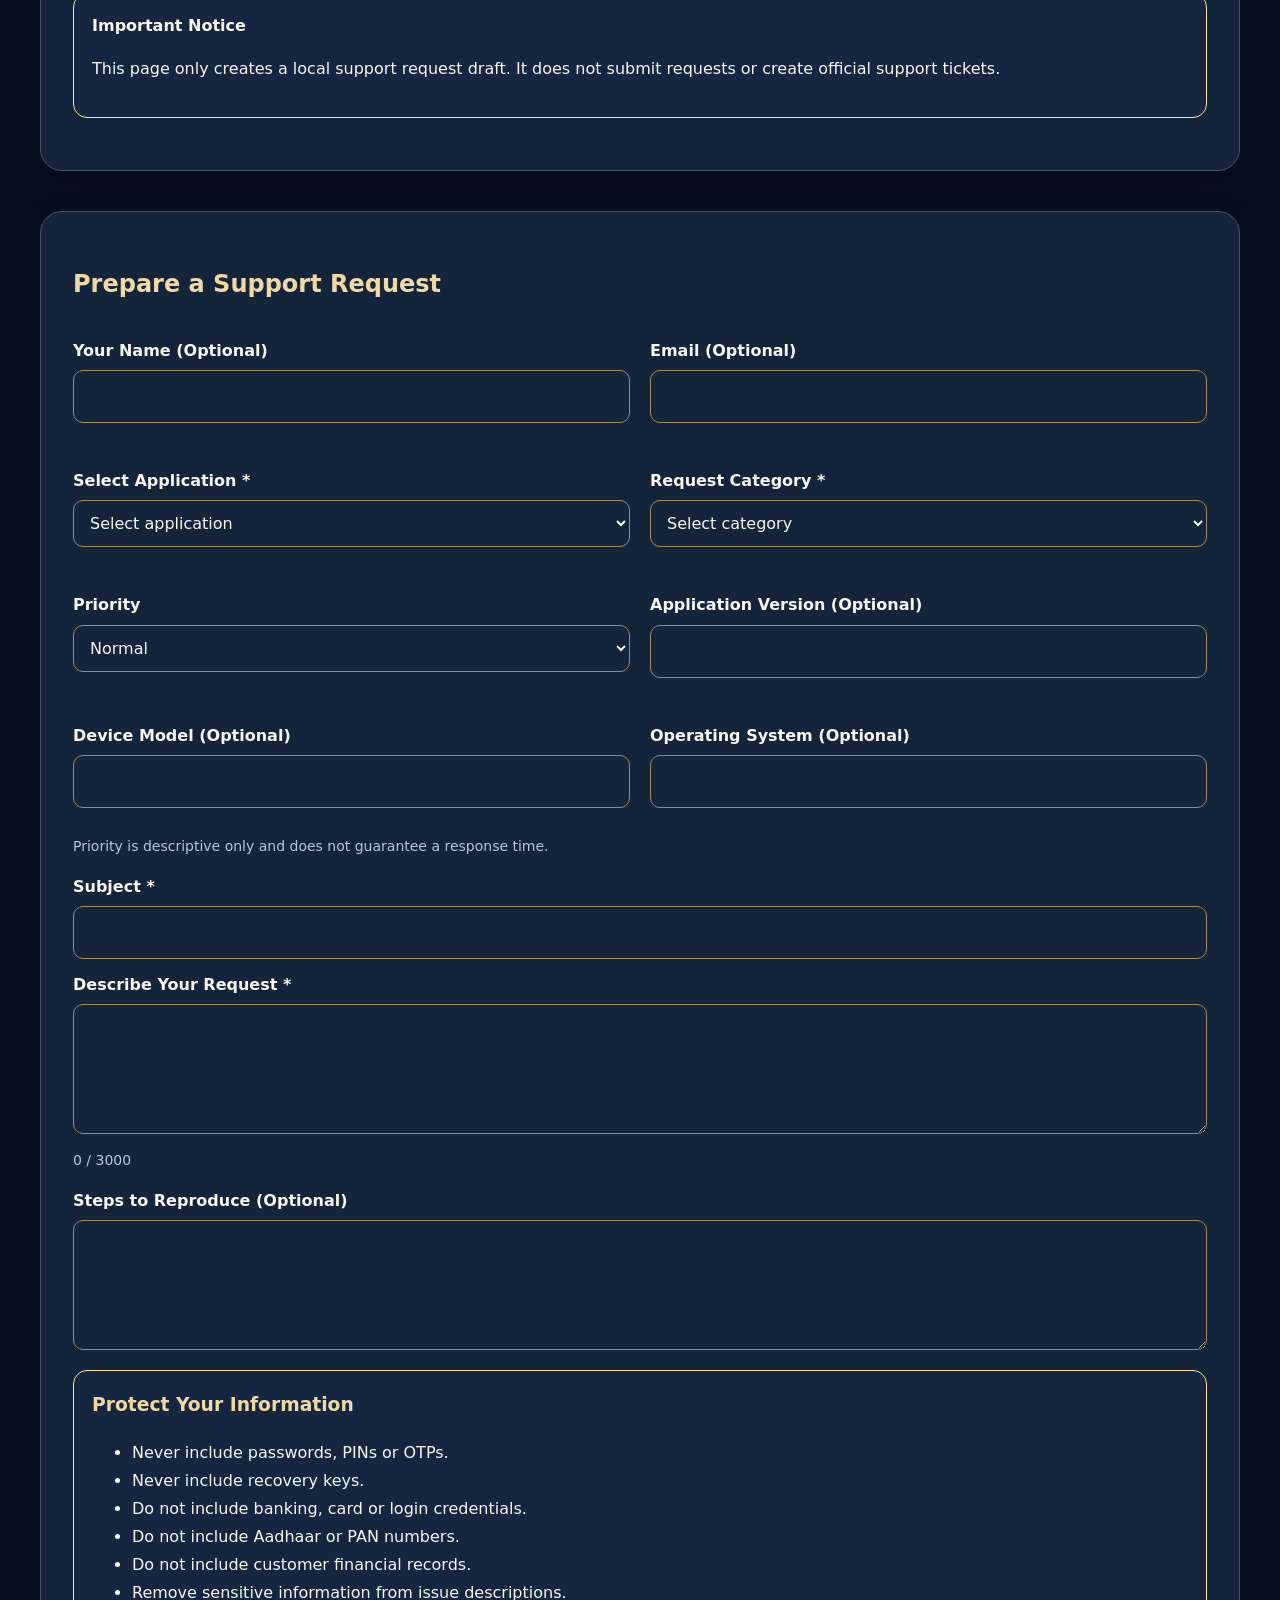
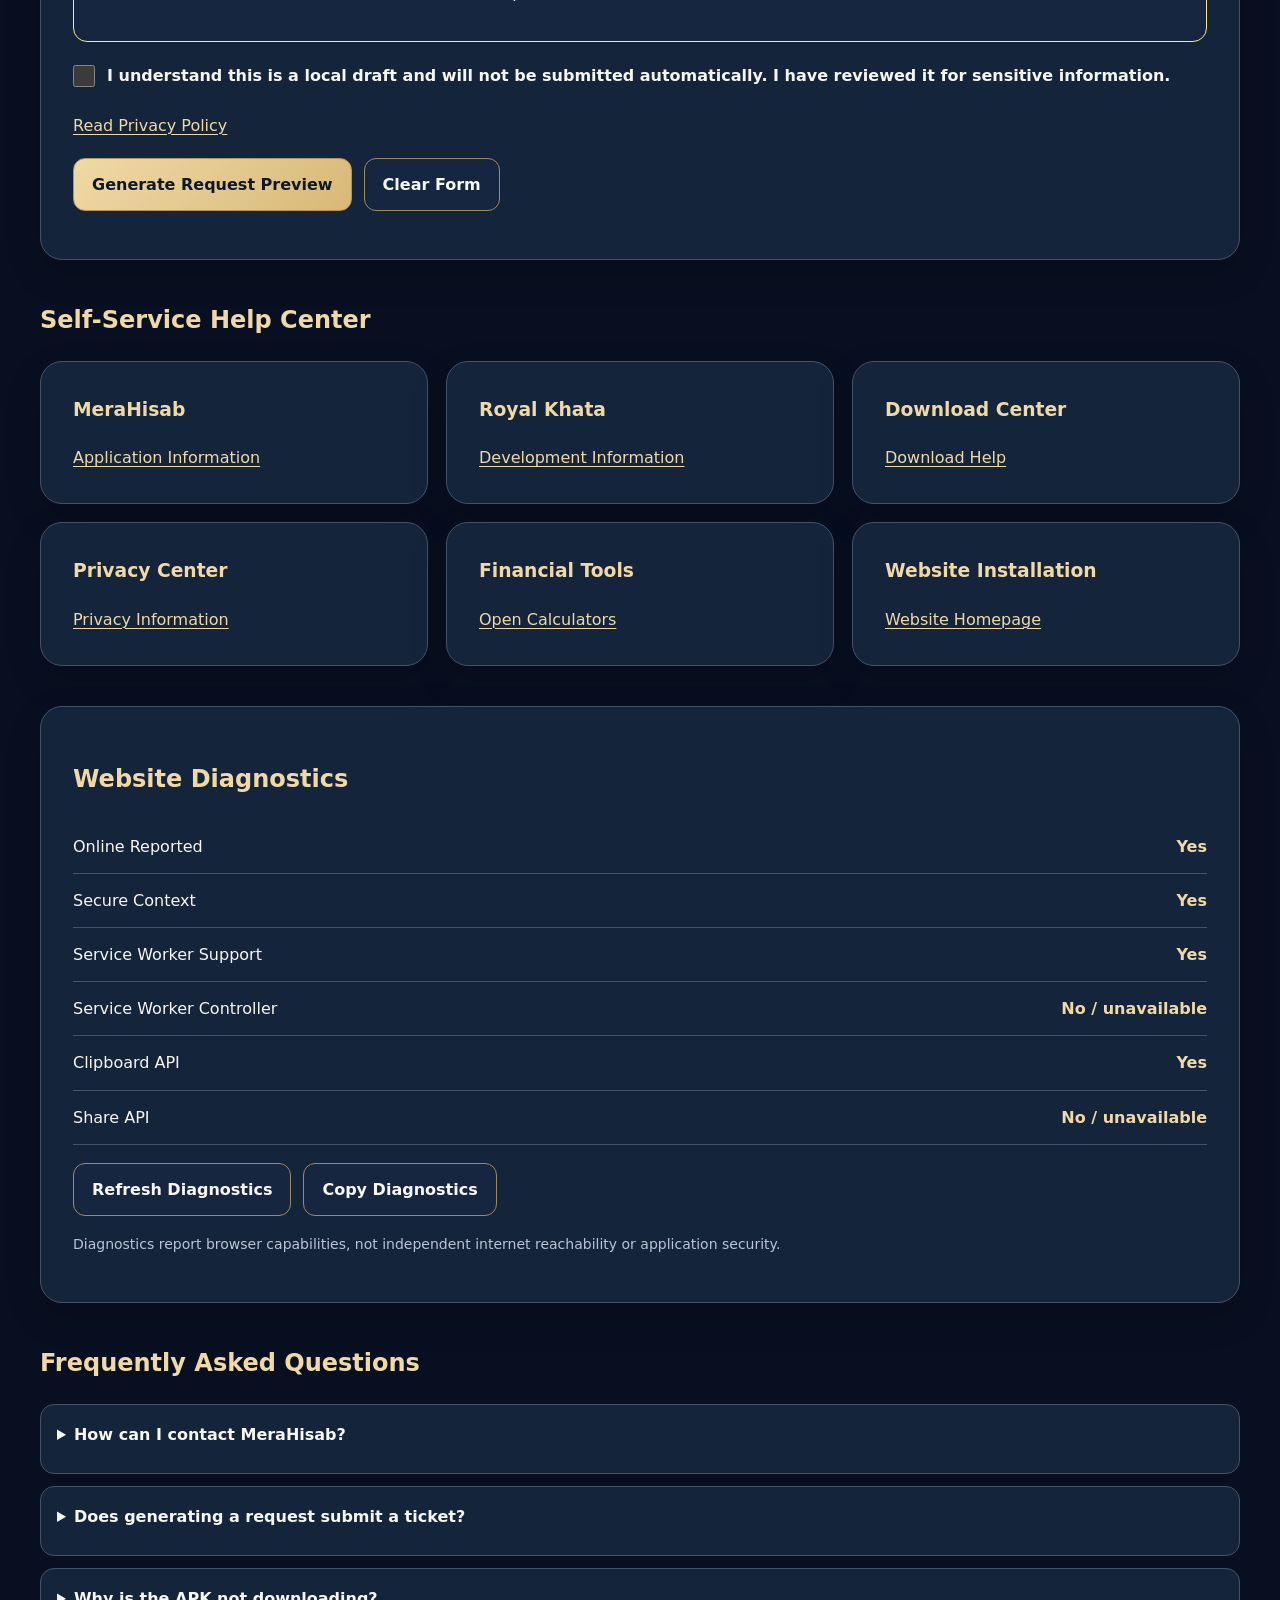
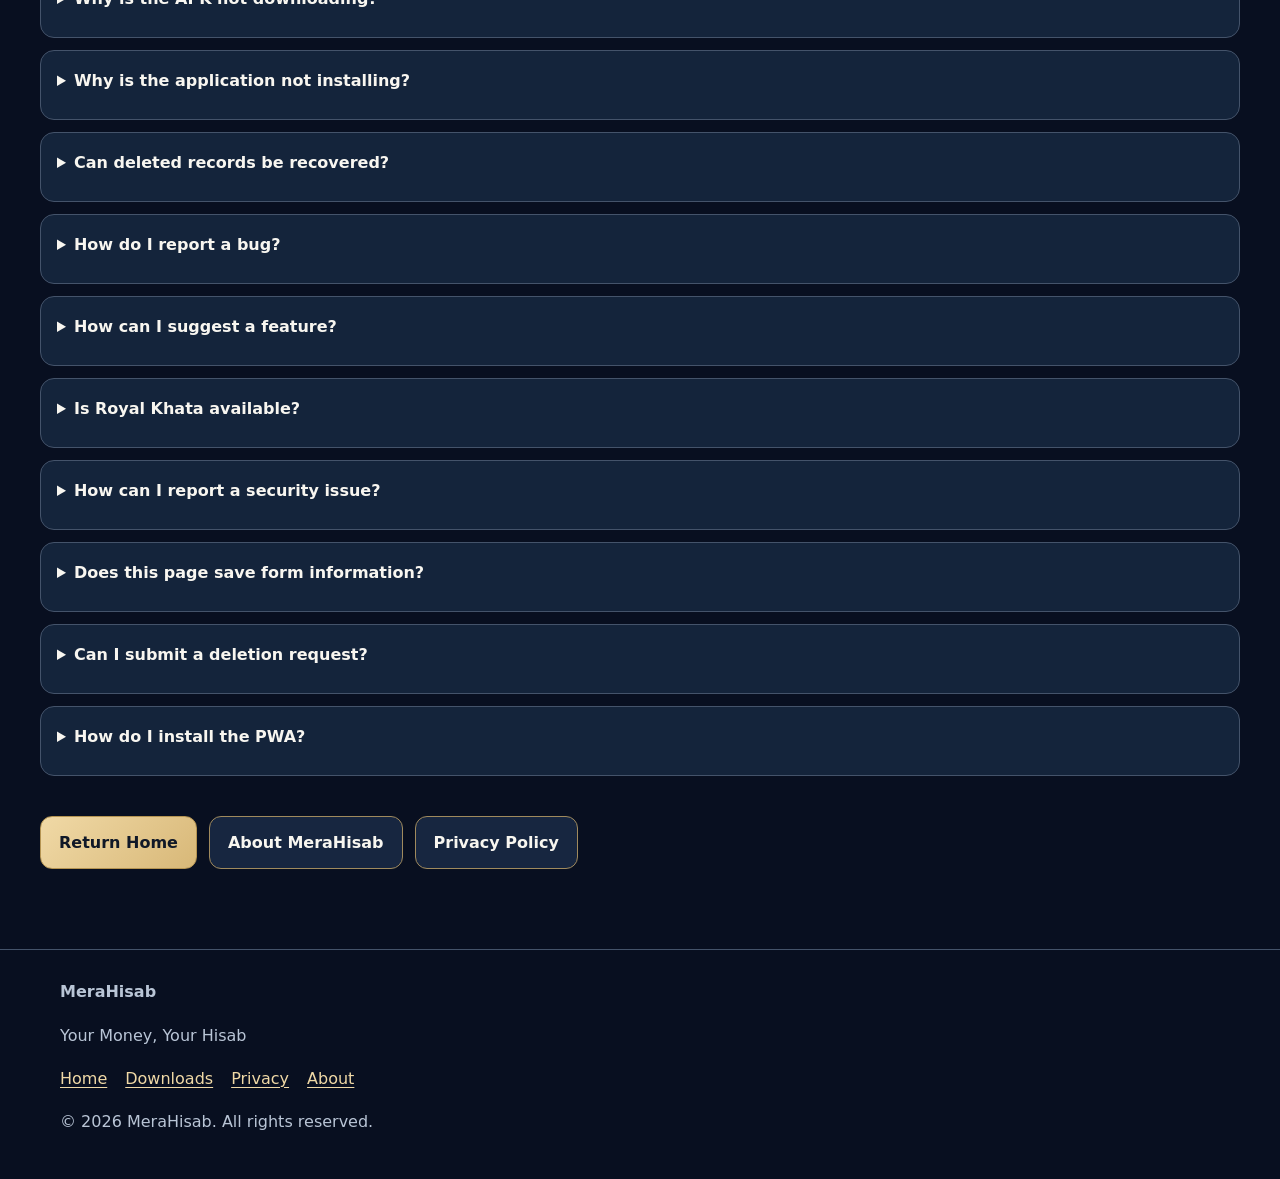
<file: contact.html>
<!DOCTYPE html>
<html lang="en-IN">
<head>
<meta charset="utf-8">
<meta http-equiv="Content-Security-Policy" content="default-src 'self'; script-src 'self' 'sha256-4gbur43ewkmIWJfftrcn4goRqjaEQetqIimWpKDX2QQ='; script-src-attr 'none'; style-src 'self' 'unsafe-inline'; img-src 'self' data:; font-src 'self'; connect-src 'self'; worker-src 'self'; manifest-src 'self'; object-src 'none'; frame-src 'none'; base-uri 'none'; form-action 'none'; upgrade-insecure-requests">
<meta name="viewport" content="width=device-width,initial-scale=1">
<meta name="referrer" content="no-referrer">
<title>Contact &amp; Support | MeraHisab</title>
<meta name="description" content="Find MeraHisab support information, installation guidance, privacy assistance and a local support request builder.">
<meta name="author" content="MeraHisab">
<meta name="robots" content="index, follow">
<meta name="theme-color" content="#080f20">
<link rel="canonical" href="https://merahisab.store/contact.html">
<link rel="manifest" href="/manifest.json">
<link rel="icon" href="/icons/icon-192.png" type="image/png">
<link rel="apple-touch-icon" href="/icons/icon-192.png">
<meta property="og:type" content="website">
<meta property="og:title" content="MeraHisab Contact &amp; Support">
<meta property="og:description" content="Support information and local request preparation.">
<meta property="og:url" content="https://merahisab.store/contact.html">
<meta property="og:image" content="https://merahisab.store/icons/icon-512.png">
<meta name="twitter:card" content="summary">
<link rel="stylesheet" href="/upgrade.css">
<script src="/upgrade.js" defer></script>
<style>
/* MeraHisab Support — Final Master 2.0.0 */
.ct-page{width:min(1200px,calc(100% - 32px));margin:auto;padding:26px 0 48px;min-width:0}
.ct-page h1,.ct-page h2,.ct-page h3{color:var(--mh-accent,#f0d9a6);overflow-wrap:anywhere}
.ct-page p,.ct-page li{line-height:1.75}
.ct-hero,.ct-card{border:1px solid var(--mh-border,#44536a);border-radius:22px;background:var(--mh-surface,#14243b);color:var(--mh-text,#f8f6f0);padding:clamp(18px,4vw,32px);box-shadow:var(--mh-shadow);min-width:0;overflow-wrap:anywhere}
.ct-hero{text-align:center;padding:clamp(28px,6vw,60px) 20px}
.ct-hero h1{font-size:clamp(30px,6vw,50px);line-height:1.2}
.ct-hero p{max-width:780px;margin:16px auto;color:var(--mh-muted,#b9c5d6)}
.ct-section{margin:40px 0;scroll-margin-top:16px}
.ct-grid{display:grid;grid-template-columns:repeat(2,minmax(0,1fr));gap:20px}
.ct-grid-three{display:grid;grid-template-columns:repeat(3,minmax(0,1fr));gap:18px}
.ct-card h3{margin-top:0}
.ct-actions{display:flex;flex-wrap:wrap;gap:12px;margin-top:18px}
.ct-hero .ct-actions{justify-content:center}
.ct-button{display:inline-flex;align-items:center;justify-content:center;min-height:44px;padding:12px 18px;border:1px solid var(--mh-control-border,#a08a5d);border-radius:12px;background:var(--mh-surface-raised,#172640);color:var(--mh-text,#f8f6f0);font:inherit;font-weight:700;text-decoration:none;cursor:pointer;max-width:100%;text-align:center;white-space:normal}
.ct-primary{background:linear-gradient(135deg,#f0d9a6,#d8b878);color:#101827}
.ct-input{display:block;width:100%;min-width:0;max-width:100%;min-height:48px;padding:12px;border:1px solid var(--mh-control-border,#a08a5d);border-radius:10px;background:var(--mh-surface-raised,#172640);color:var(--mh-text,#f8f6f0);font:inherit}
.ct-form label{display:block;margin:12px 0}
.ct-form label>span{display:block;font-weight:650;margin-bottom:6px}
.ct-form textarea{min-height:130px;resize:vertical}
.ct-check{display:flex!important;align-items:flex-start;gap:12px}
.ct-check input{width:22px;height:22px;flex-shrink:0;margin:3px 0}
.ct-note{padding:18px;border:1px solid var(--mh-warning,#fde68a);border-radius:14px;margin:20px 0;background:var(--mh-surface-raised,#172640)}
.ct-small{font-size:14px;color:var(--mh-muted,#b9c5d6)}
.ct-preview{white-space:pre-wrap;overflow-wrap:anywhere;padding:18px;border-radius:12px;border:1px solid var(--mh-border,#44536a);background:var(--mh-bg,#080f20);color:var(--mh-text,#f8f6f0);font:14px/1.7 monospace;max-width:100%;max-height:520px;overflow:auto}
.ct-diagnostic{display:flex;justify-content:space-between;flex-wrap:wrap;gap:8px;padding:13px 0;border-bottom:1px solid var(--mh-border,#44536a)}
.ct-diagnostic strong{color:var(--mh-accent,#f0d9a6)}
.ct-faq details{padding:16px;margin:12px 0;border:1px solid var(--mh-border,#44536a);border-radius:14px;background:var(--mh-surface,#14243b)}
.ct-faq summary{font-weight:700;min-height:36px;cursor:pointer}
.ct-page [hidden]{display:none!important}
.ct-page :focus-visible{outline:3px solid var(--mh-focus,#94c7ff);outline-offset:3px}
@media(max-width:900px){.ct-grid-three{grid-template-columns:repeat(2,minmax(0,1fr))}}
@media(max-width:650px){.ct-page{width:calc(100% - 24px)}.ct-grid,.ct-grid-three{grid-template-columns:minmax(0,1fr)}.ct-actions>.ct-button{flex:1 1 100%}.ct-input{font-size:16px}}
@media(prefers-reduced-motion:reduce){.ct-page *{animation:none!important;transition:none!important;scroll-behavior:auto!important}}
@media print{.ct-page{width:100%;padding:0}.ct-actions,header.site,footer.site,.ct-form{display:none!important}.ct-grid,.ct-grid-three{display:block}.ct-preview{max-height:none;overflow:visible}}
</style>
</head>
<body>

<a class="skip-link" href="#mainContent">Skip to main content</a>
<header class="site">
<div class="container">
<strong><a href="/">MeraHisab</a></strong>
<nav aria-label="Main navigation">
<a href="/">Home</a>
<a href="/merahisab.html">MeraHisab</a>
<a href="/royal-khata.html">Royal Khata</a>
<a href="/compare.html">Compare</a>
<a href="/downloads.html">Downloads</a>
<a href="/tools.html">Tools</a>
<a href="/privacy.html">Privacy</a>
<a href="/about.html">About</a>
<a href="/contact.html" aria-current="page">Support</a>
<button id="theme" type="button">Dark Mode</button>
</nav>
</div>
</header>

<main id="mainContent" class="ct-page">
<div id="content" data-no-translate="true">

<section class="ct-hero">
<p data-hi="आधिकारिक सहायता जानकारी">OFFICIAL SUPPORT INFORMATION</p>
<h1 data-hi="संपर्क और सहायता">Contact &amp; Support</h1>
<p data-hi="ऐप, डाउनलोड, इंस्टॉलेशन, वित्तीय उपकरण, सुरक्षा और गोपनीयता से संबंधित सहायता जानकारी प्राप्त करें।">Find assistance information for applications, downloads, installation, financial tools, security and privacy.</p>
<div class="ct-actions">
<a class="ct-button ct-primary" href="#supportForm" data-hi="सहायता अनुरोध तैयार करें">Prepare Support Request</a>
<a class="ct-button" href="#helpCenter" data-hi="सहायता केंद्र">Help Center</a>
</div>
</section>

<section class="ct-section">
<h2 data-hi="हम कैसे सहायता कर सकते हैं?">How Can We Help?</h2>
<div class="ct-grid-three">
<article class="ct-card"><h3 data-hi="ऐप सहायता">Application Support</h3><p data-hi="ऐप के उपयोग से संबंधित प्रश्न।">Application usage questions.</p></article>
<article class="ct-card"><h3 data-hi="डाउनलोड और इंस्टॉलेशन">Download &amp; Installation</h3><p data-hi="APK डाउनलोड और इंस्टॉलेशन जानकारी।">APK download and installation guidance.</p></article>
<article class="ct-card"><h3 data-hi="समस्या की रिपोर्ट">Report a Bug</h3><p data-hi="तकनीकी समस्या का सुरक्षित विवरण।">Prepare a sanitized technical issue description.</p></article>
<article class="ct-card"><h3 data-hi="नई सुविधा का सुझाव">Feature Suggestions</h3><p data-hi="उत्पाद सुधार के सुझाव।">Suggest product improvements.</p></article>
<article class="ct-card"><h3 data-hi="गोपनीयता और डेटा संरक्षण">Privacy &amp; Data Protection</h3><p data-hi="गोपनीयता अधिकार और डेटा संबंधी प्रश्न।">Privacy rights and data questions.</p></article>
<article class="ct-card"><h3 data-hi="सुरक्षा रिपोर्ट">Security Reporting</h3><p data-hi="संवेदनशील जानकारी हटाकर रिपोर्ट तैयार करें।">Prepare a report without confidential information.</p></article>
<article class="ct-card"><h3 data-hi="बैकअप और रिकवरी">Backup &amp; Recovery</h3><p data-hi="बैकअप तथा रिकॉर्ड पुनर्स्थापन की जानकारी।">Backup and recovery guidance.</p></article>
<article class="ct-card"><h3 data-hi="वेबसाइट और PWA">Website &amp; PWA</h3><p data-hi="वेबसाइट इंस्टॉलेशन और ऑफलाइन समस्याएं।">Installation and offline issues.</p></article>
<article class="ct-card"><h3 data-hi="सामान्य प्रतिक्रिया">General Feedback</h3><p data-hi="वेबसाइट और ऐप के बारे में प्रतिक्रिया।">Feedback about applications and website.</p></article>
</div>
</section>

<section class="ct-section">
<div class="ct-card">
<h2 data-hi="आधिकारिक सहायता जानकारी">Official Support Information</h2>
<p>Website: <a href="https://merahisab.store/">merahisab.store</a></p>
<p data-hi="आधिकारिक सहायता ईमेल: निर्धारित करना बाकी है।">Official support email: Pending configuration.</p>
<p data-hi="टिकट सिस्टम: अभी उपलब्ध नहीं है।">Ticket system: Not yet available.</p>
<div class="ct-note">
<strong data-hi="महत्वपूर्ण सूचना">Important Notice</strong>
<p data-hi="यह पेज केवल स्थानीय सहायता अनुरोध तैयार करता है। अनुरोध अपने आप भेजा नहीं जाता और कोई आधिकारिक टिकट नहीं बनता।">This page only creates a local support request draft. It does not submit requests or create official support tickets.</p>
</div>
</div>
</section>

<section class="ct-section" id="supportForm">
<div class="ct-card">
<h2 data-hi="सहायता अनुरोध तैयार करें">Prepare a Support Request</h2>
<form id="requestForm" class="ct-form" autocomplete="off">

<div class="ct-grid">

<label for="userName">
<span data-hi="आपका नाम (वैकल्पिक)">Your Name (Optional)</span>
<input class="ct-input" id="userName" type="text" maxlength="80">
</label>

<label for="userEmail">
<span data-hi="ईमेल (वैकल्पिक)">Email (Optional)</span>
<input class="ct-input" id="userEmail" type="email" maxlength="150">
</label>

<label for="application">
<span data-hi="ऐप चुनें *">Select Application *</span>
<select class="ct-input" id="application" required>
<option value="" data-hi="ऐप चुनें">Select application</option>
<option value="MeraHisab">MeraHisab</option>
<option value="Royal Khata">Royal Khata</option>
<option value="MeraHisab Website" data-hi="MeraHisab वेबसाइट">MeraHisab Website</option>
<option value="Financial Tools" data-hi="वित्तीय उपकरण">Financial Tools</option>
<option value="Other" data-hi="अन्य">Other</option>
</select>
</label>

<label for="category">
<span data-hi="अनुरोध की श्रेणी *">Request Category *</span>
<select class="ct-input" id="category" required>
<option value="" data-hi="श्रेणी चुनें">Select category</option>
<option value="Application Support" data-hi="ऐप सहायता">Application Support</option>
<option value="Download and Installation" data-hi="डाउनलोड और इंस्टॉलेशन">Download and Installation</option>
<option value="Bug Report" data-hi="समस्या रिपोर्ट">Bug Report</option>
<option value="Feature Suggestion" data-hi="नई सुविधा का सुझाव">Feature Suggestion</option>
<option value="Privacy Request" data-hi="गोपनीयता अनुरोध">Privacy Request</option>
<option value="Security Report" data-hi="सुरक्षा रिपोर्ट">Security Report</option>
<option value="Backup and Recovery" data-hi="बैकअप और रिकवरी">Backup and Recovery</option>
<option value="Website and PWA" data-hi="वेबसाइट और PWA">Website and PWA</option>
<option value="General Feedback" data-hi="सामान्य प्रतिक्रिया">General Feedback</option>
<option value="Other" data-hi="अन्य">Other</option>
</select>
</label>

<label for="priority">
<span data-hi="प्राथमिकता">Priority</span>
<select class="ct-input" id="priority">
<option value="Normal" data-hi="सामान्य">Normal</option>
<option value="Low" data-hi="कम">Low</option>
<option value="High" data-hi="अधिक">High</option>
<option value="Critical" data-hi="गंभीर">Critical</option>
</select>
</label>

<label for="appVersion">
<span data-hi="ऐप संस्करण (वैकल्पिक)">Application Version (Optional)</span>
<input class="ct-input" id="appVersion" maxlength="40">
</label>

<label for="device">
<span data-hi="डिवाइस मॉडल (वैकल्पिक)">Device Model (Optional)</span>
<input class="ct-input" id="device" maxlength="100">
</label>

<label for="osVersion">
<span data-hi="ऑपरेटिंग सिस्टम (वैकल्पिक)">Operating System (Optional)</span>
<input class="ct-input" id="osVersion" maxlength="80">
</label>

</div>

<p class="ct-small" data-hi="प्राथमिकता चुनने से उत्तर मिलने की समय-सीमा की गारंटी नहीं मिलती।">Priority is descriptive only and does not guarantee a response time.</p>

<label for="subject">
<span data-hi="विषय *">Subject *</span>
<input class="ct-input" id="subject" maxlength="120" required>
</label>

<label for="message">
<span data-hi="अपना अनुरोध लिखें *">Describe Your Request *</span>
<textarea class="ct-input" id="message" maxlength="3000" required></textarea>
</label>

<p class="ct-small" id="messageCount">0 / 3000</p>

<label for="reproduce">
<span data-hi="समस्या दोबारा उत्पन्न करने के चरण (वैकल्पिक)">Steps to Reproduce (Optional)</span>
<textarea class="ct-input" id="reproduce" maxlength="1500"></textarea>
</label>

<div class="ct-note">
<h3 data-hi="अपनी जानकारी सुरक्षित रखें">Protect Your Information</h3>
<ul>
<li data-hi="पासवर्ड, PIN या OTP शामिल न करें।">Never include passwords, PINs or OTPs.</li>
<li data-hi="रिकवरी कुंजी शामिल न करें।">Never include recovery keys.</li>
<li data-hi="बैंक, कार्ड या लॉगिन जानकारी साझा न करें।">Do not include banking, card or login credentials.</li>
<li data-hi="आधार या PAN नंबर शामिल न करें।">Do not include Aadhaar or PAN numbers.</li>
<li data-hi="ग्राहकों के वित्तीय रिकॉर्ड शामिल न करें।">Do not include customer financial records.</li>
<li data-hi="समस्या विवरण से गोपनीय जानकारी हटा दें।">Remove sensitive information from issue descriptions.</li>
</ul>
</div>

<label class="ct-check" for="consent">
<input type="checkbox" id="consent" required>
<span data-hi="मैं समझता हूं कि यह स्थानीय ड्राफ्ट है और अपने आप नहीं भेजा जाएगा। मैंने संवेदनशील जानकारी की समीक्षा की है।">I understand this is a local draft and will not be submitted automatically. I have reviewed it for sensitive information.</span>
</label>

<p><a href="/privacy.html" data-hi="गोपनीयता नीति पढ़ें">Read Privacy Policy</a></p>

<div class="ct-actions">
<button class="ct-button ct-primary" type="submit" data-hi="अनुरोध का पूर्वावलोकन बनाएं">Generate Request Preview</button>
<button class="ct-button" type="reset" data-hi="फॉर्म साफ करें">Clear Form</button>
</div>

<p id="formStatus" role="status" aria-live="polite"></p>
</form>

<noscript>
<p>JavaScript is required for the request builder. No request will be submitted.</p>
</noscript>
</div>
</section>

<section class="ct-section" id="previewSection" hidden>
<div class="ct-card">
<h2 data-hi="सहायता अनुरोध का पूर्वावलोकन">Support Request Preview</h2>
<p data-hi="स्थानीय ड्राफ्ट — भेजा नहीं गया।">Local Draft — Not Submitted.</p>
<pre class="ct-preview" id="requestPreview" tabindex="0" translate="no"></pre>
<div class="ct-actions">
<button type="button" id="copyRequest" class="ct-button ct-primary" data-hi="अनुरोध कॉपी करें">Copy Request</button>
<button type="button" id="downloadRequest" class="ct-button" data-hi="TXT डाउनलोड करें">Download TXT</button>
<button type="button" id="shareRequest" class="ct-button" data-hi="अनुरोध शेयर करें">Share Request</button>
<button type="button" id="editRequest" class="ct-button" data-hi="अनुरोध संपादित करें">Edit Request</button>
<button type="button" id="clearPreview" class="ct-button" data-hi="पूर्वावलोकन साफ करें">Clear Preview</button>
</div>
<p id="previewStatus" role="status" aria-live="polite"></p>
</div>
</section>

<section class="ct-section" id="helpCenter">
<h2 data-hi="स्वयं सहायता केंद्र">Self-Service Help Center</h2>
<div class="ct-grid-three">
<article class="ct-card"><h3>MeraHisab</h3><a href="/merahisab.html" data-hi="ऐप जानकारी">Application Information</a></article>
<article class="ct-card"><h3>Royal Khata</h3><a href="/royal-khata.html" data-hi="विकास जानकारी">Development Information</a></article>
<article class="ct-card"><h3 data-hi="डाउनलोड केंद्र">Download Center</h3><a href="/downloads.html" data-hi="डाउनलोड सहायता">Download Help</a></article>
<article class="ct-card"><h3 data-hi="गोपनीयता केंद्र">Privacy Center</h3><a href="/privacy.html" data-hi="गोपनीयता जानकारी">Privacy Information</a></article>
<article class="ct-card"><h3 data-hi="वित्तीय उपकरण">Financial Tools</h3><a href="/tools.html" data-hi="कैलकुलेटर खोलें">Open Calculators</a></article>
<article class="ct-card"><h3 data-hi="वेबसाइट इंस्टॉलेशन">Website Installation</h3><a href="/" data-hi="वेबसाइट होम पेज">Website Homepage</a></article>
</div>
</section>

<section class="ct-section">
<div class="ct-card">
<h2 data-hi="वेबसाइट तकनीकी जाँच">Website Diagnostics</h2>
<div class="ct-diagnostic"><span data-hi="ऑनलाइन स्थिति">Online Reported</span><strong id="networkStatus">Checking...</strong></div>
<div class="ct-diagnostic"><span data-hi="सुरक्षित संदर्भ">Secure Context</span><strong id="secureStatus">Checking...</strong></div>
<div class="ct-diagnostic"><span data-hi="Service Worker समर्थन">Service Worker Support</span><strong id="workerStatus">Checking...</strong></div>
<div class="ct-diagnostic"><span data-hi="Service Worker नियंत्रण">Service Worker Controller</span><strong id="controllerStatus">Checking...</strong></div>
<div class="ct-diagnostic"><span data-hi="क्लिपबोर्ड समर्थन">Clipboard API</span><strong id="clipboardStatus">Checking...</strong></div>
<div class="ct-diagnostic"><span data-hi="शेयर समर्थन">Share API</span><strong id="sharingStatus">Checking...</strong></div>
<div class="ct-actions">
<button id="refreshDiagnostics" class="ct-button" type="button" data-hi="जाँच दोबारा करें">Refresh Diagnostics</button>
<button id="copyDiagnostics" class="ct-button" type="button" data-hi="जाँच परिणाम कॉपी करें">Copy Diagnostics</button>
</div>
<p id="diagnosticsStatus" role="status" aria-live="polite"></p>
<p class="ct-small" data-hi="यह जाँच ब्राउजर की क्षमताएं बताती है, संपूर्ण इंटरनेट या ऐप सुरक्षा की पुष्टि नहीं।">Diagnostics report browser capabilities, not independent internet reachability or application security.</p>
</div>
</section>

<section class="ct-section ct-faq">
<h2 data-hi="अक्सर पूछे जाने वाले प्रश्न">Frequently Asked Questions</h2>
<details><summary data-hi="MeraHisab से संपर्क कैसे करें?">How can I contact MeraHisab?</summary><p data-hi="इस पेज की सहायता जानकारी देखें। आधिकारिक ईमेल निर्धारित करना बाकी है।">Review this page. A verified support email is pending.</p></details>
<details><summary data-hi="क्या ड्राफ्ट बनाने से टिकट बनता है?">Does generating a request submit a ticket?</summary><p data-hi="नहीं, केवल स्थानीय ड्राफ्ट बनता है।">No. It creates only a local draft.</p></details>
<details><summary data-hi="APK डाउनलोड क्यों नहीं हो रहा?">Why is the APK not downloading?</summary><p data-hi="इंटरनेट, उपलब्ध स्टोरेज और डाउनलोड सेटिंग जांचें।">Check internet access, storage and download settings.</p></details>
<details><summary data-hi="ऐप इंस्टॉल क्यों नहीं हो रहा?">Why is the application not installing?</summary><p data-hi="अधूरा डाउनलोड, Android अनुकूलता, स्टोरेज या साइनिंग समस्या कारण हो सकती है। सुरक्षा चेतावनियां नजरअंदाज न करें।">Possible causes include incomplete downloads, compatibility, storage or signing conflicts. Do not bypass security warnings.</p></details>
<details><summary data-hi="क्या मिटा हुआ डेटा वापस मिल सकता है?">Can deleted records be recovered?</summary><p data-hi="रिकवरी उपलब्ध बैकअप और ऐप सुविधाओं पर निर्भर है।">Recovery depends on available backups and application features.</p></details>
<details><summary data-hi="समस्या की रिपोर्ट कैसे करें?">How do I report a bug?</summary><p data-hi="Bug Report चुनकर सुरक्षित विवरण तैयार करें।">Choose Bug Report and prepare a sanitized description.</p></details>
<details><summary data-hi="नई सुविधा का सुझाव कैसे दें?">How can I suggest a feature?</summary><p data-hi="Feature Suggestion श्रेणी चुनें।">Choose the Feature Suggestion category.</p></details>
<details><summary data-hi="क्या Royal Khata उपलब्ध है?">Is Royal Khata available?</summary><p data-hi="आधिकारिक APK रिलीज बाकी है।">The official APK release is pending.</p></details>
<details><summary data-hi="सुरक्षा समस्या कैसे रिपोर्ट करें?">How can I report a security issue?</summary><p data-hi="संवेदनशील डेटा हटाकर ड्राफ्ट बनाएं। सत्यापित निजी रिपोर्टिंग माध्यम बाकी है।">Prepare a sanitized draft. A verified private reporting channel is pending.</p></details>
<details><summary data-hi="क्या फॉर्म की जानकारी सहेजी जाती है?">Does this page save form information?</summary><p data-hi="फॉर्म का कोड जानबूझकर जानकारी को स्थायी रूप से नहीं सहेजता या अपलोड नहीं करता। ब्राउजर का व्यवहार अलग हो सकता है।">The form code does not intentionally persist or upload information. Browser behavior may differ.</p></details>
<details><summary data-hi="क्या डेटा हटाने का अनुरोध भेज सकते हैं?">Can I submit a deletion request?</summary><p data-hi="स्थानीय गोपनीयता ड्राफ्ट तैयार कर सकते हैं। आधिकारिक अनुरोध प्रक्रिया बाकी है।">A local privacy draft can be prepared. Official delivery and handling procedures remain pending.</p></details>
<details><summary data-hi="PWA कैसे इंस्टॉल करें?">How do I install the PWA?</summary><p data-hi="समर्थित ब्राउजर में होम पेज पर इंस्टॉलेशन विकल्प देखें।">Open the homepage and use available installation controls in a supported browser.</p></details>
</section>

<div class="ct-actions">
<a class="ct-button ct-primary" href="/" data-hi="होम पेज">Return Home</a>
<a class="ct-button" href="/about.html" data-hi="हमारे बारे में">About MeraHisab</a>
<a class="ct-button" href="/privacy.html" data-hi="गोपनीयता नीति">Privacy Policy</a>
</div>

</div>
</main>

<footer class="site">
<div class="container">
<strong>MeraHisab</strong>
<p>Your Money, Your Hisab</p>
<nav aria-label="Footer navigation">
<a href="/">Home</a><a href="/downloads.html">Downloads</a><a href="/privacy.html">Privacy</a><a href="/about.html">About</a>
</nav>
<p>&copy; <span data-year>2026</span> MeraHisab. <span data-i18n="footer.rights">All rights reserved.</span></p>
</div>
</footer>

<script>
(()=>{
'use strict';
const $=id=>document.getElementById(id),root=$('content'),form=$('requestForm'),labels=[...root.querySelectorAll('[data-hi]')].map(e=>[e,e.textContent]);
const hi=()=>document.documentElement.dataset.language==='hi'||/^hi(?:-|$)/i.test(document.documentElement.lang),t=(en,h)=>hi()?h:en;
let draft='',reference='',notice='',diagText='';
const messages={ready:['Local draft ready. Nothing was sent.','स्थानीय ड्राफ्ट तैयार। कुछ भेजा नहीं गया।'],copied:['Copied.','कॉपी हो गया।'],download:['Download requested.','डाउनलोड अनुरोध किया गया।'],shared:['Share completed.','शेयर प्रक्रिया पूरी हुई।'],cancel:['Cancelled.','रद्द किया गया।'],error:['Action unavailable. Select the text manually.','सुविधा उपलब्ध नहीं। टेक्स्ट स्वयं चुनें।'],cleared:['Draft cleared.','ड्राफ्ट साफ किया गया।']};
function show(){ $('previewStatus').textContent=messages[notice]?t(...messages[notice]):''; }
function count(){ $('messageCount').textContent=$('message').value.length+' / 3000'; }
function clearPreview(){draft='';reference='';notice='';$('requestPreview').textContent='';$('previewSection').hidden=true;}
function createRef(){try{return 'MH-DRAFT-'+crypto.randomUUID();}catch{return 'MH-DRAFT-'+Date.now().toString(36);}}
function val(id){return $(id).value.trim();}
form.addEventListener('submit',e=>{e.preventDefault();if(!form.reportValidity()||!val('subject')||!val('message')){ $('formStatus').textContent=t('Enter a subject and message.','विषय और संदेश भरें।');return;}const fields=[['Name','userName'],['Email','userEmail'],['Application','application'],['Category','category'],['Priority','priority'],['App version','appVersion'],['Device','device'],['Operating system','osVersion'],['Subject','subject'],['Message','message'],['Steps to reproduce','reproduce']];reference=createRef();draft=['MERAHISAB — LOCAL SUPPORT DRAFT (NOT SUBMITTED)',reference,new Date().toISOString(),...fields.map(([name,id])=>name+': '+(val(id)||'—'))].join('\n');$('requestPreview').textContent=draft;$('previewSection').hidden=false;notice='ready';$('formStatus').textContent='';show();$('previewSection').scrollIntoView({block:'start'});});
form.addEventListener('input',()=>{count();clearPreview();$('formStatus').textContent='';});form.addEventListener('change',clearPreview);form.addEventListener('reset',()=>{clearPreview();$('formStatus').textContent='';queueMicrotask(count);});
function approve(){return !!draft&&confirm(t('Review the draft. Export only if it contains no confidential data. Continue?','ड्राफ्ट जांचें। गोपनीय डेटा न होने पर ही आगे बढ़ें। जारी रखें?'));}
async function copy(text){try{await navigator.clipboard.writeText(text);return true;}catch{return false;}}
$('copyRequest').addEventListener('click',async()=>{if(!approve())return;notice=await copy(draft)?'copied':'error';show();});
$('downloadRequest').addEventListener('click',()=>{if(!approve())return;try{const url=URL.createObjectURL(new Blob([draft],{type:'text/plain;charset=utf-8'})),a=document.createElement('a');a.download=reference+'.txt';a.href=url;document.body.append(a);a.click();a.remove();setTimeout(()=>URL.revokeObjectURL(url),30000);notice='download';}catch{notice='error';}show();});
$('shareRequest').addEventListener('click',async()=>{if(!approve())return;try{if(!navigator.share)throw Error('unsupported');await navigator.share({title:'MeraHisab local support draft',text:draft});notice='shared';}catch(e){notice=e.name==='AbortError'?'cancel':'error';}show();});
$('editRequest').addEventListener('click',()=>{$('subject').focus();});$('clearPreview').addEventListener('click',clearPreview);
function diagnostics(){let worker=false,controller=false;try{worker='serviceWorker'in navigator;controller=!!navigator.serviceWorker?.controller;}catch{}const values=[['networkStatus','Network reported',navigator.onLine!==false],['secureStatus','Secure context',window.isSecureContext===true],['workerStatus','Service Worker supported',worker],['controllerStatus','Service Worker controller',controller],['clipboardStatus','Clipboard API',!!navigator.clipboard],['sharingStatus','Share API',typeof navigator.share==='function']];values.forEach(([id,,ok])=>$(id).textContent=ok?t('Yes','हाँ'):t('No / unavailable','नहीं / अनुपलब्ध'));diagText=['MeraHisab browser diagnostics',new Date().toISOString(),...values.map(([,label,ok])=>label+': '+(ok?'Yes':'No / unavailable'))].join('\n');}
$('refreshDiagnostics').addEventListener('click',diagnostics);$('copyDiagnostics').addEventListener('click',async()=>{$('diagnosticsStatus').textContent=await copy(diagText)?t('Copied.','कॉपी हो गया।'):t('Copy unavailable.','कॉपी उपलब्ध नहीं।');});
window.addEventListener('online',diagnostics);window.addEventListener('offline',diagnostics);try{navigator.serviceWorker?.addEventListener('controllerchange',diagnostics);}catch{}
function language(){labels.forEach(([e,en])=>e.textContent=t(en,e.dataset.hi));document.title=t('Contact & Support | MeraHisab','संपर्क और सहायता | MeraHisab');count();show();diagnostics();}
window.addEventListener('merahisab:languagechange',language);window.addEventListener('merahisab:languageready',language);language();
})();
</script>
</body>
</html>
</file>
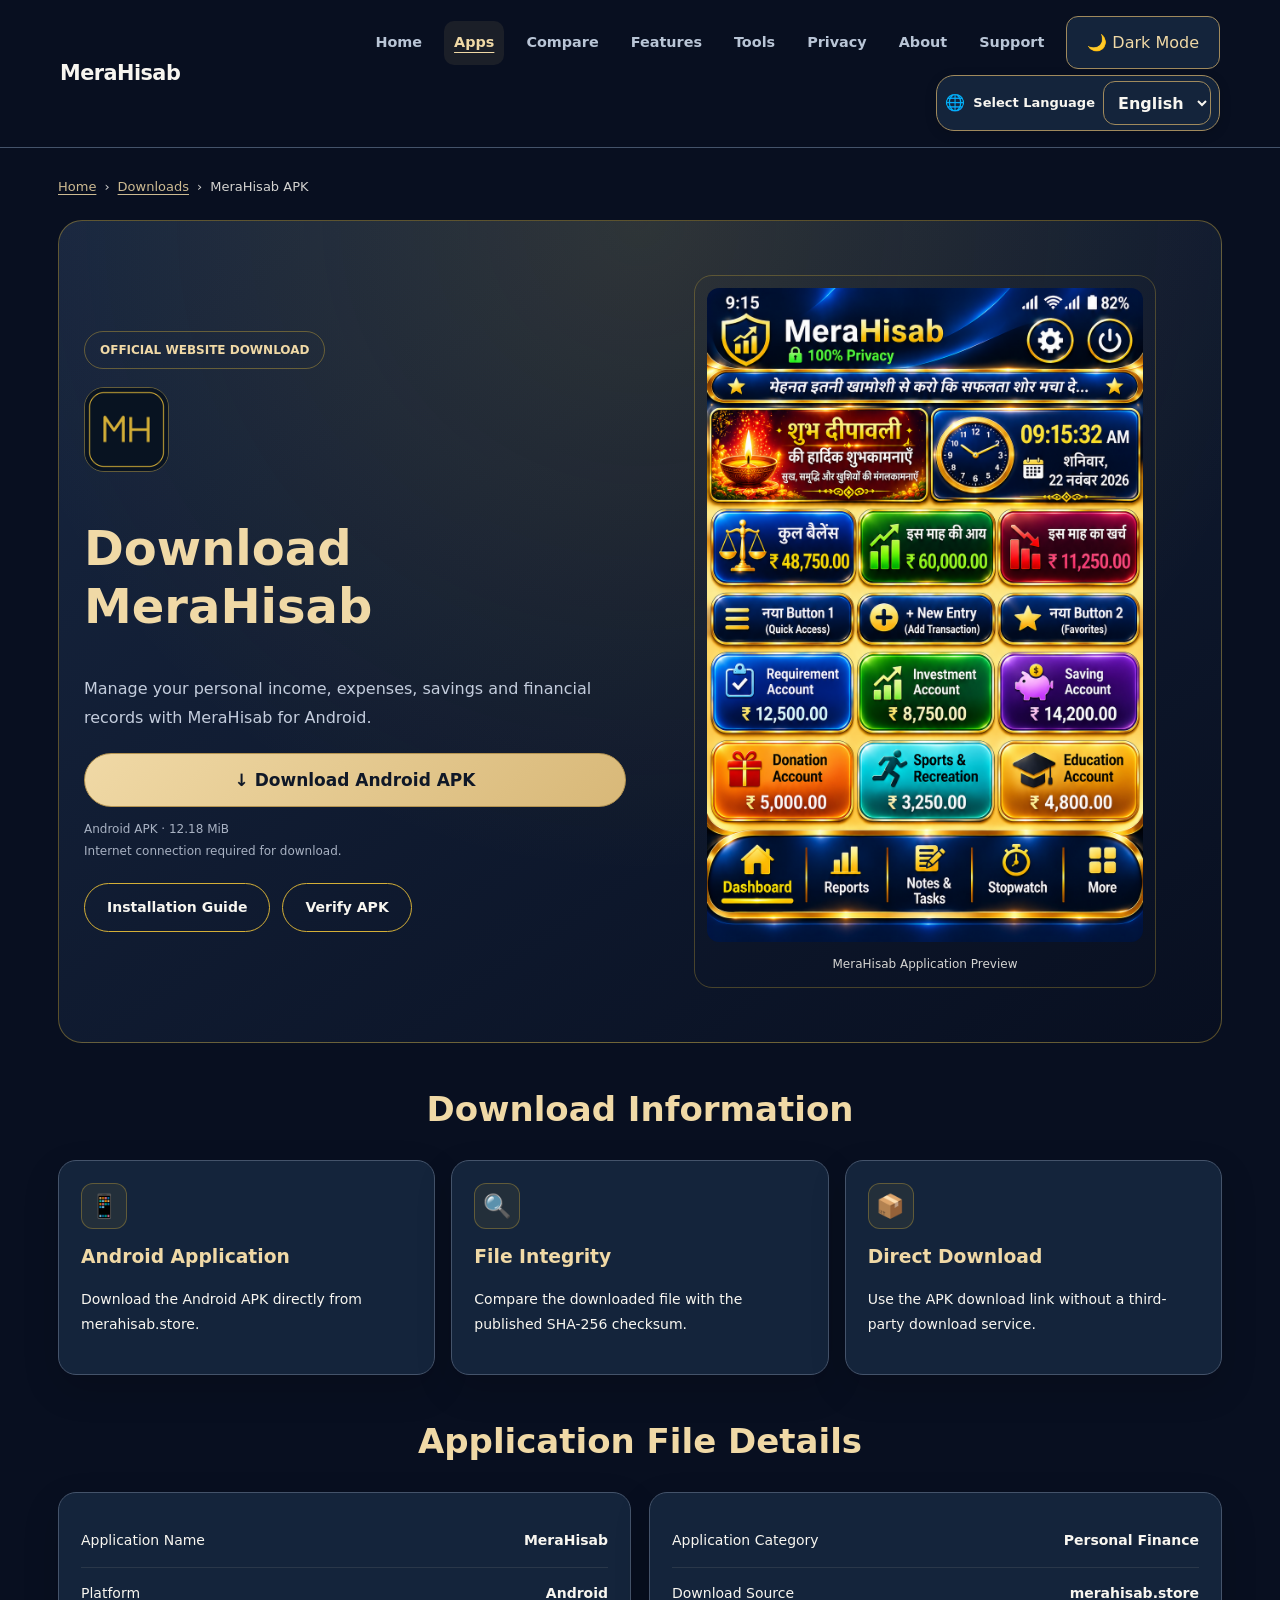
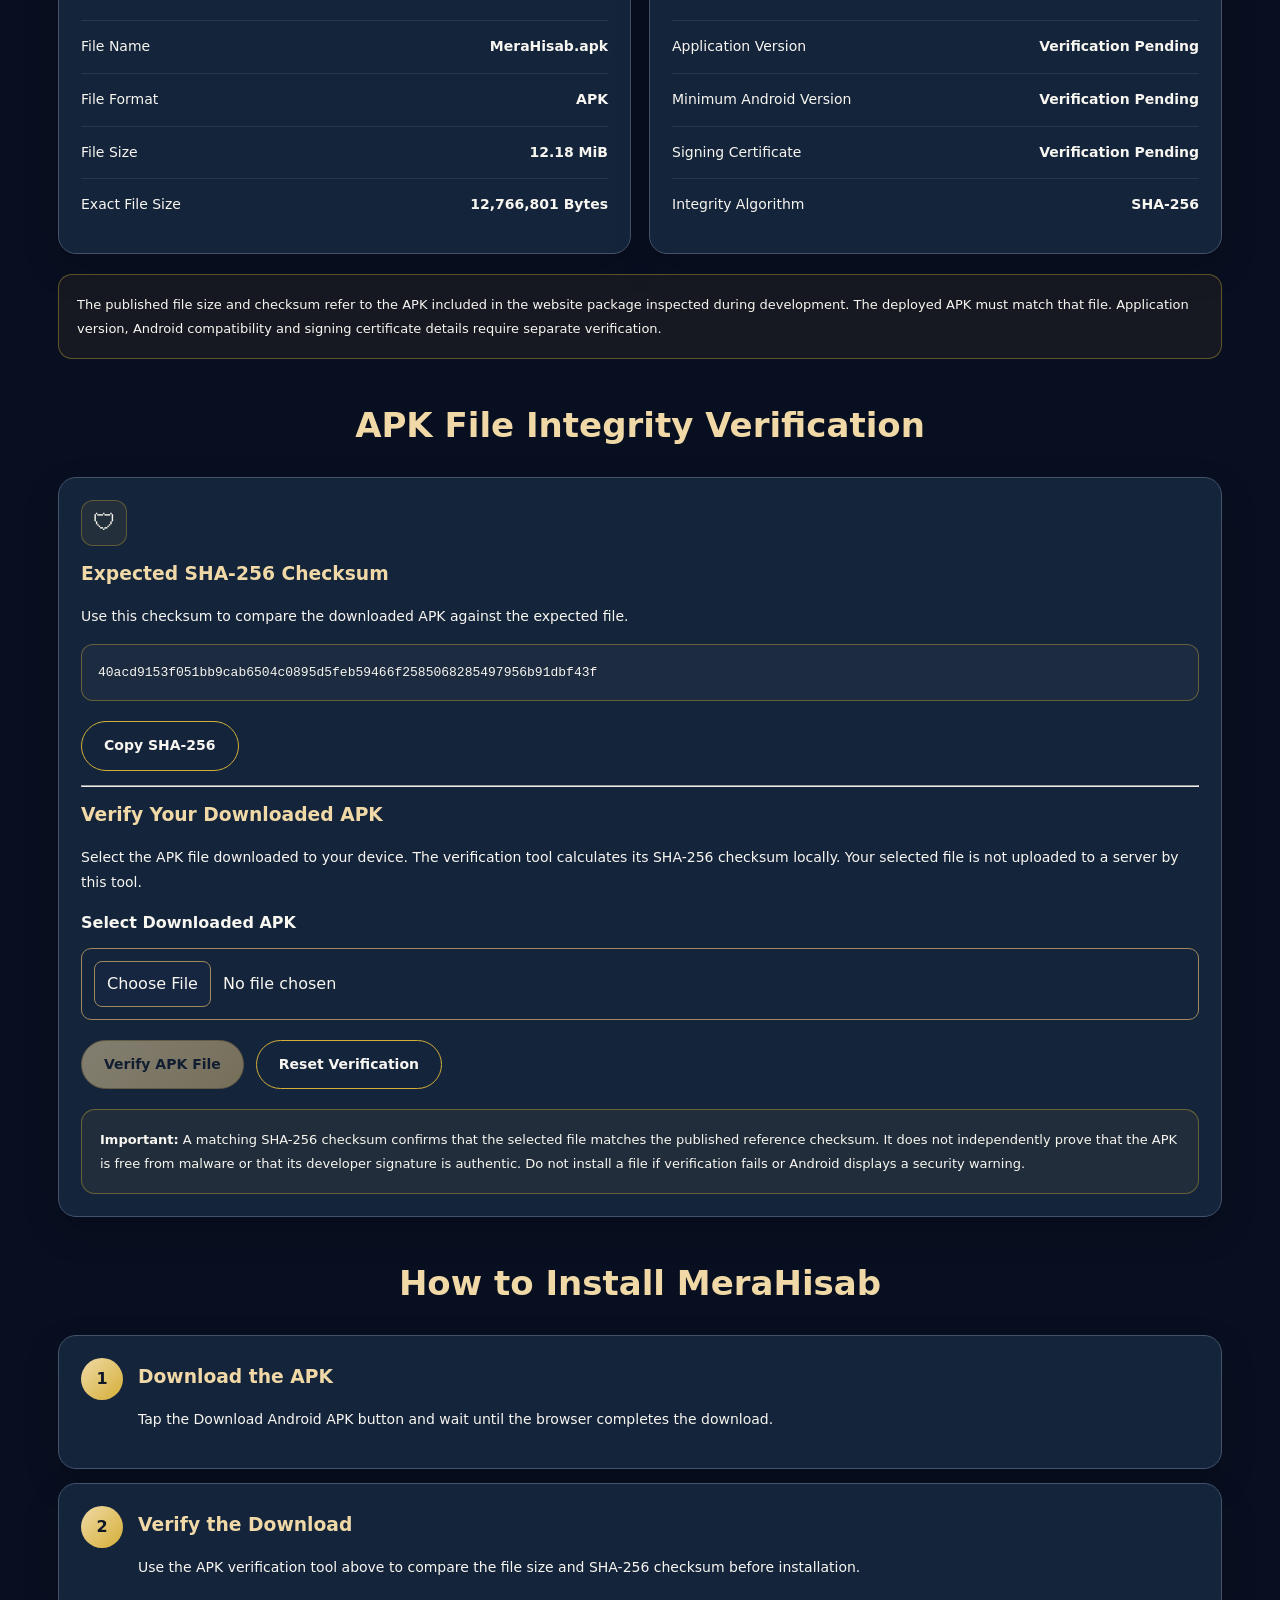
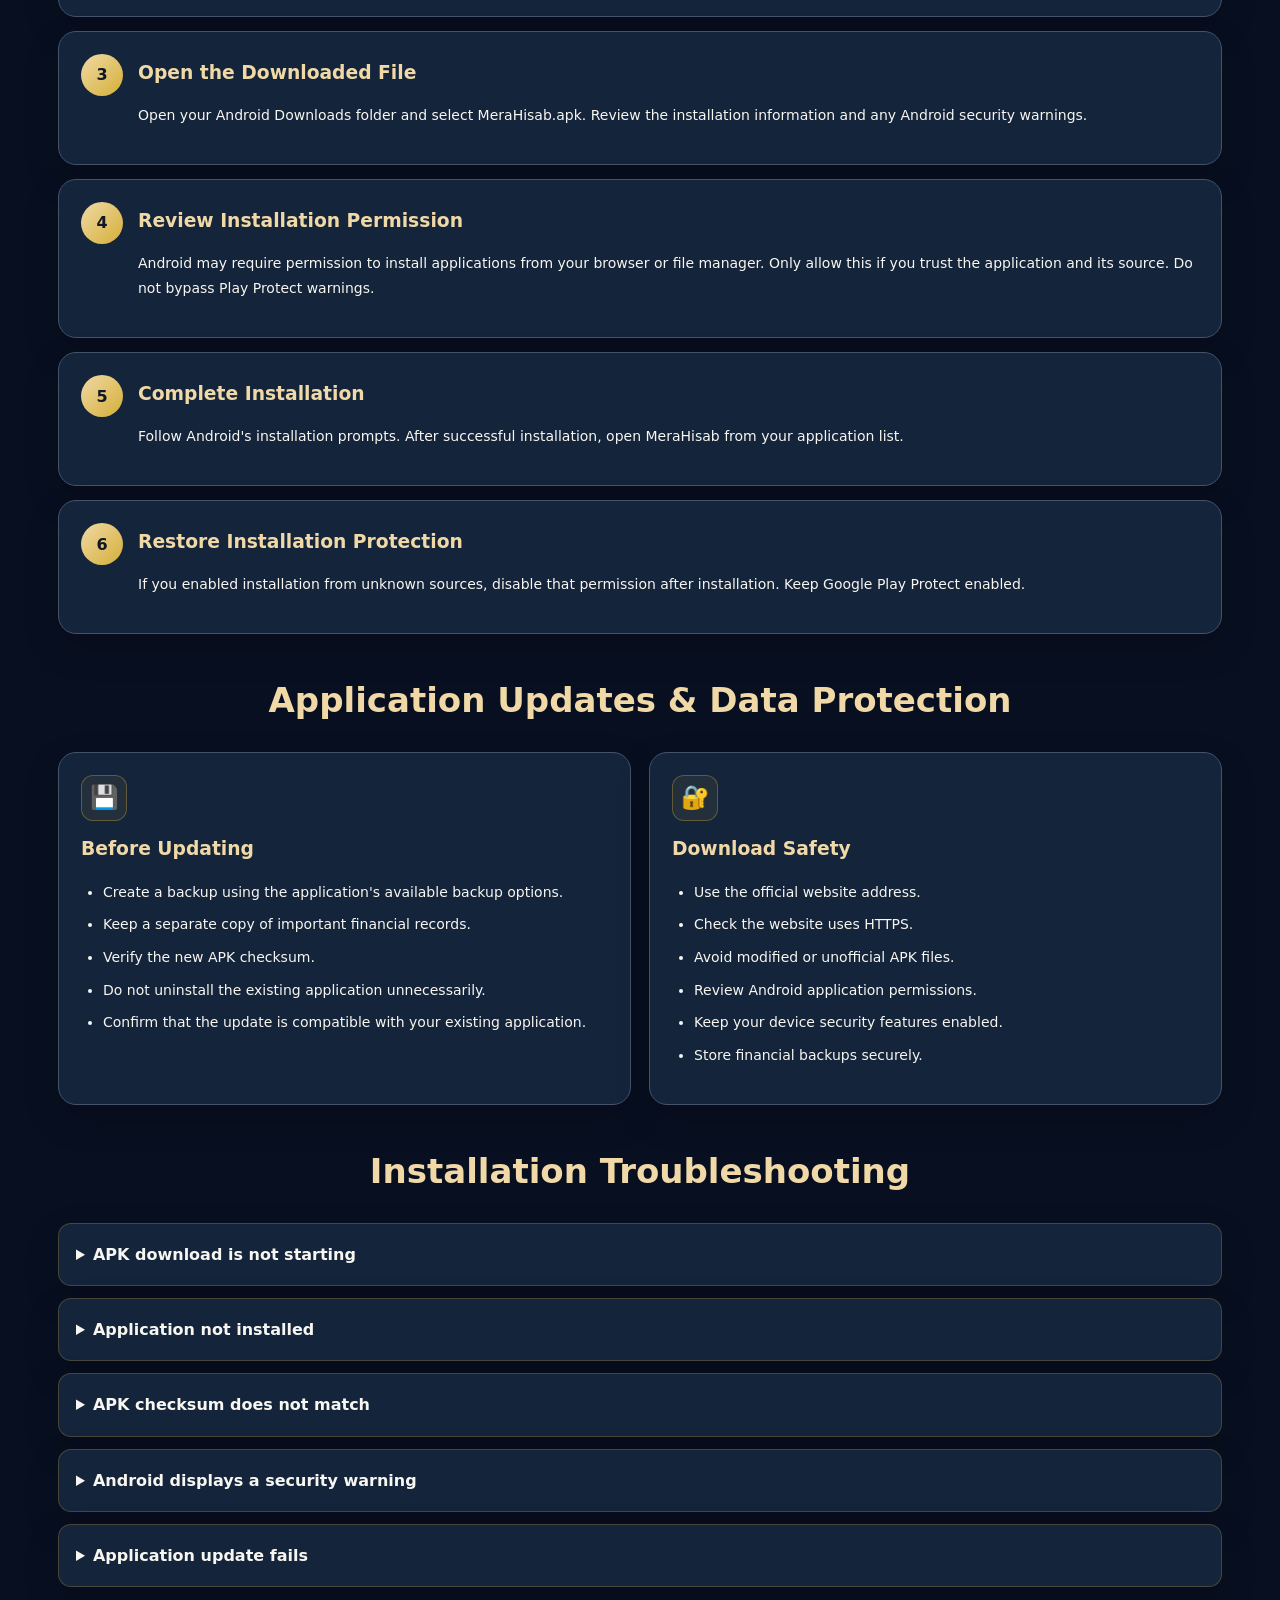
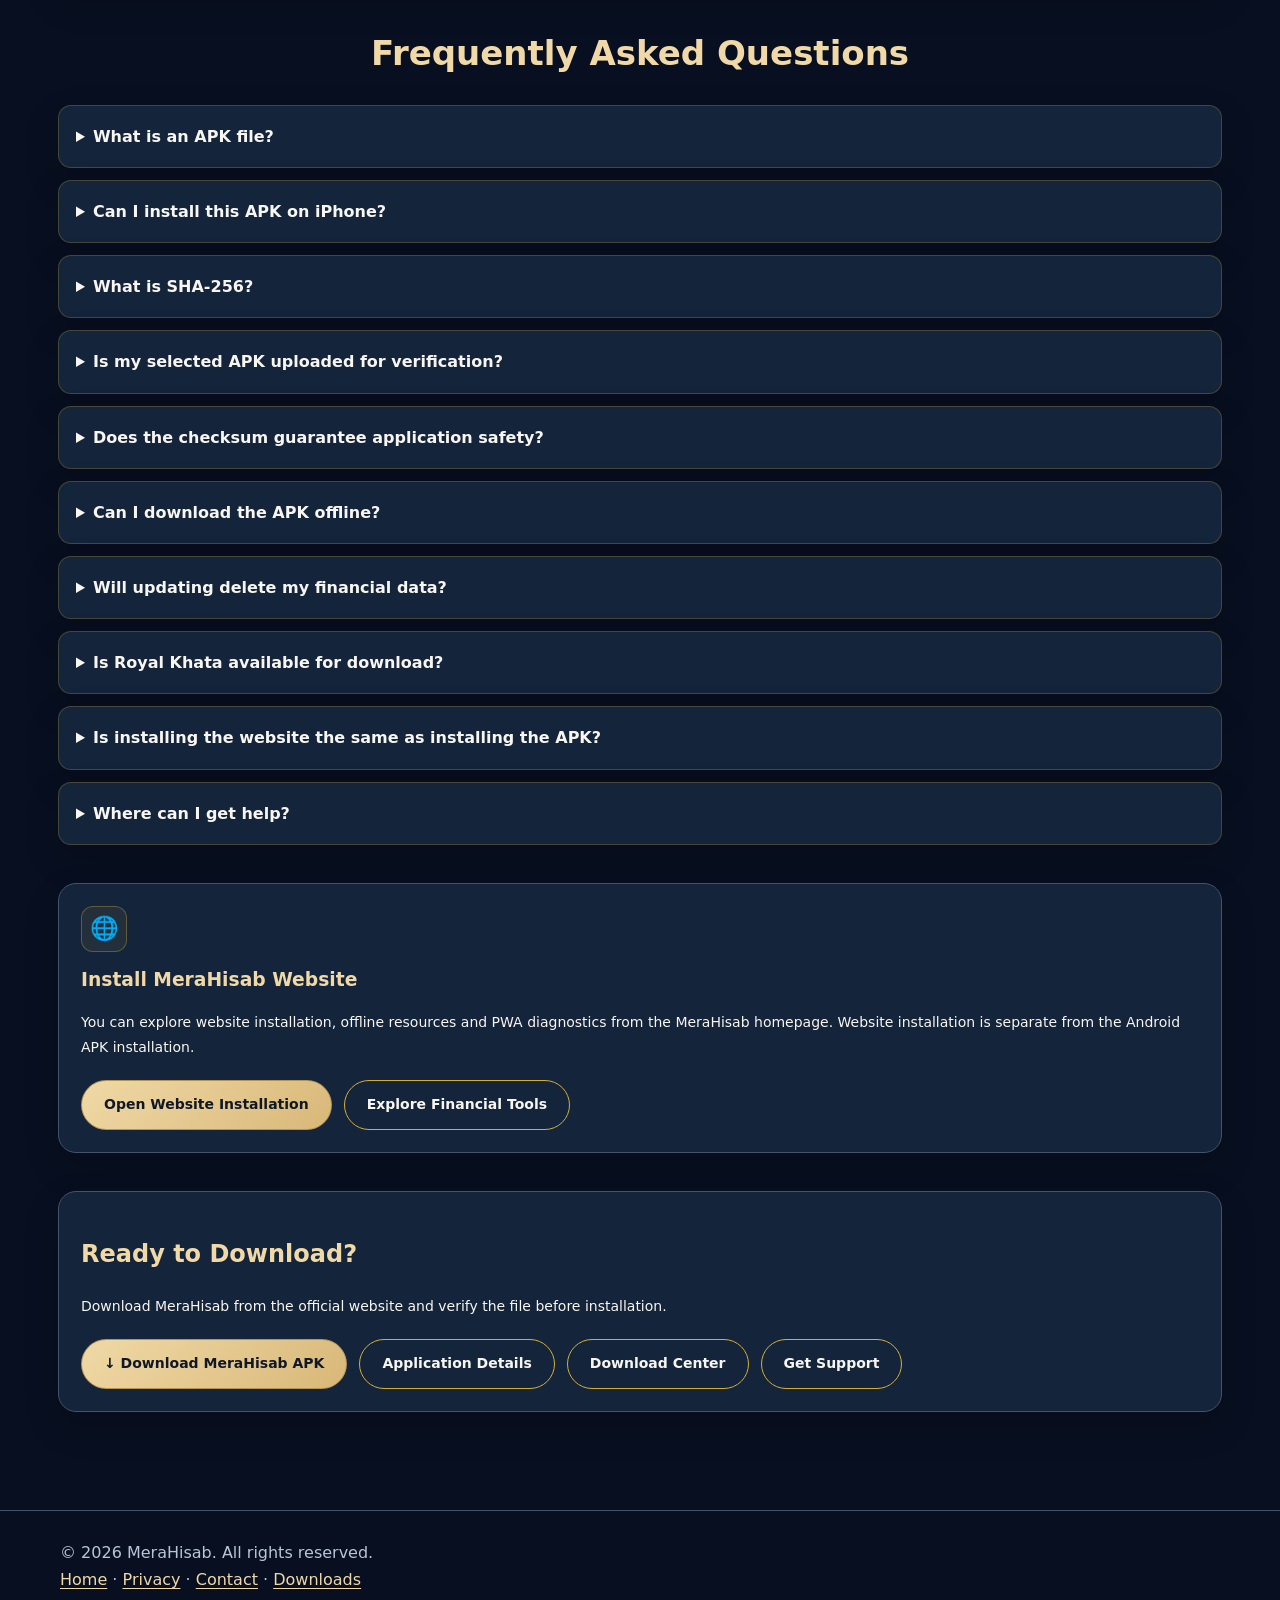
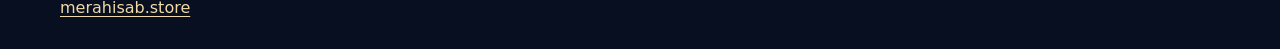
<file: download.html>
<!DOCTYPE html>

<html lang="en-IN">
<head>
<meta charset="utf-8"/><meta content="default-src 'self'; script-src 'self' 'sha256-F8CIz9TsObUccvFSHtIQMulQlk0Hfp5SimfzXj2dUgo=' 'sha256-qTarJRpYhvmfURUTUA5M/dMv14uO2/J4DPHBG3ClIpg='; script-src-attr 'none'; style-src 'self' 'unsafe-inline'; font-src 'self'; img-src 'self' data: blob:; connect-src 'self'; worker-src 'self'; manifest-src 'self'; object-src 'none'; base-uri 'none'; form-action 'self'; frame-src 'none'" http-equiv="Content-Security-Policy"/><meta content="strict-origin-when-cross-origin" name="referrer"/>
<meta content="width=device-width, initial-scale=1.0" name="viewport"/>
<title>Download MeraHisab APK — Official Android Download</title>
<meta content="Download MeraHisab Android APK from the official MeraHisab website. View installation instructions, file information and SHA-256 verification." name="description"/>
<meta content="MeraHisab" name="author"/>
<meta content="index, follow" name="robots"/>
<link href="https://merahisab.store/download.html" rel="canonical"/>
<!-- SOCIAL MEDIA SEO -->
<meta content="website" property="og:type"/>
<meta content="MeraHisab" property="og:site_name"/>
<meta content="Download MeraHisab Android Application" property="og:title"/>
<meta content="MeraHisab APK download, installation guide and file integrity verification." property="og:description"/>
<meta content="https://merahisab.store/download.html" property="og:url"/>
<meta content="https://merahisab.store/icons/icon-512.png" property="og:image"/>
<meta content="summary" name="twitter:card"/>
<!-- PWA INTEGRATION -->
<link href="/manifest.json" rel="manifest"/>
<meta content="MeraHisab" name="application-name"/>
<meta content="#080f20" name="theme-color"/>
<meta content="yes" name="mobile-web-app-capable"/>
<meta content="yes" name="apple-mobile-web-app-capable"/>
<meta content="default" name="apple-mobile-web-app-status-bar-style"/>
<meta content="MeraHisab" name="apple-mobile-web-app-title"/>
<link href="/icons/icon-192.png" rel="apple-touch-icon"/>
<link href="/icons/icon-192.png" rel="icon" sizes="192x192" type="image/png"/>
<!-- SHARED WEBSITE ENGINE -->
<link href="/upgrade.css" rel="stylesheet"/>
<script defer="" src="/upgrade.js"></script>
<style>

.dl-page {
  width: 100%;
  max-width: 1200px;
  margin: auto;
  padding: 28px 18px;
  box-sizing: border-box;
}

.dl-page * {
  box-sizing: border-box;
}

.dl-breadcrumb {
  display: flex;
  flex-wrap: wrap;
  gap: 8px;
  margin-bottom: 22px;
  font-size: 13px;
  opacity: .85;
}

.dl-hero {
  padding: 38px 25px;
  border: 1px solid rgba(212,175,55,.4);
  border-radius: 24px;
  background:
    radial-gradient(
      circle at top,
      rgba(212,175,55,.14),
      transparent 65%
    ),
    linear-gradient(
      145deg,
      #172640,
      #080f20
    );
  color: #f8f6f0;
}

.dl-hero-grid {
  display: grid;
  grid-template-columns: repeat(2,minmax(0,1fr));
  align-items: center;
  gap: 28px;
}

.dl-hero h1 {
  color: #f0d9a6;
  font-size: clamp(30px,5vw,48px);
  line-height: 1.2;
}

.dl-hero p {
  color: #c4cddd;
  line-height: 1.8;
}

.dl-eyebrow {
  display: inline-block;
  padding: 8px 15px;
  border: 1px solid rgba(212,175,55,.4);
  border-radius: 30px;
  color: #f0d9a6;
  font-size: 12px;
  font-weight: 700;
}

.dl-app-icon {
  width: 85px;
  height: 85px;
  object-fit: contain;
  border: 1px solid rgba(212,175,55,.4);
  border-radius: 20px;
  margin-top: 18px;
}

.dl-preview {
  padding: 12px;
  border: 1px solid rgba(212,175,55,.3);
  border-radius: 18px;
  text-align: center;
}

.dl-preview img {
  display: block;
  width: 100%;
  height: auto;
  border-radius: 12px;
}

.dl-preview figcaption {
  margin-top: 12px;
  font-size: 12px;
  opacity: .85;
}

.dl-section {
  margin: 38px 0;
  scroll-margin-top: 100px;
}

.dl-title {
  text-align: center;
  font-size: clamp(24px,4vw,34px);
  margin-bottom: 22px;
}

.dl-grid {
  display: grid;
  grid-template-columns: repeat(2,minmax(0,1fr));
  gap: 18px;
}

.dl-grid-three {
  display: grid;
  grid-template-columns: repeat(3,minmax(0,1fr));
  gap: 16px;
}

.dl-card {
  min-width: 0;
  padding: 22px;
  border: 1px solid rgba(212,175,55,.28);
  border-radius: 18px;
  overflow-wrap: anywhere;
}

.dl-card p {
  line-height: 1.8;
  font-size: 14px;
}

.dl-card h3 {
  margin: 12px 0;
}

.dl-buttons {
  display: flex;
  flex-wrap: wrap;
  gap: 12px;
  margin-top: 20px;
}

.dl-button {
  display: inline-flex;
  min-height: 46px;
  align-items: center;
  justify-content: center;
  padding: 12px 22px;
  border: 1px solid #d4af37;
  border-radius: 30px;
  background: transparent;
  color: inherit;
  font: inherit;
  font-size: 14px;
  font-weight: 700;
  text-align: center;
  text-decoration: none;
  cursor: pointer;
}

.dl-primary {
  background: linear-gradient(
    135deg,
    #f0d9a6,
    #d4af37
  );
  color: #101827;
}

.dl-download {
  width: 100%;
  min-height: 58px;
  font-size: 17px;
}

.dl-button:disabled {
  opacity: .5;
  cursor: not-allowed;
}

.dl-note {
  margin-top: 12px;
  font-size: 12px;
  line-height: 1.8;
  opacity: .85;
}

.dl-icon {
  display: grid;
  width: 46px;
  height: 46px;
  place-items: center;
  border: 1px solid rgba(212,175,55,.35);
  border-radius: 12px;
  background: rgba(212,175,55,.08);
  font-size: 23px;
}

.dl-info-row {
  display: flex;
  justify-content: space-between;
  flex-wrap: wrap;
  gap: 10px;
  padding: 14px 0;
  border-bottom: 1px solid rgba(128,128,128,.2);
  font-size: 14px;
}

.dl-info-row:last-child {
  border-bottom: 0;
}

.dl-info-row strong {
  overflow-wrap: anywhere;
}

.dl-hash {
  display: block;
  width: 100%;
  padding: 16px;
  margin: 15px 0;
  border: 1px solid rgba(212,175,55,.4);
  border-radius: 12px;
  background: rgba(128,128,128,.08);
  font-family: monospace;
  font-size: 13px;
  line-height: 1.8;
  overflow-wrap: anywhere;
  user-select: all;
}

.dl-input {
  display: block;
  width: 100%;
  min-height: 48px;
  padding: 12px;
  border: 1px solid rgba(212,175,55,.4);
  border-radius: 10px;
  background: transparent;
  color: inherit;
  font: inherit;
}

.dl-status {
  padding: 15px;
  margin-top: 16px;
  border: 1px solid rgba(212,175,55,.35);
  border-radius: 12px;
  line-height: 1.8;
  font-size: 14px;
}

.dl-status[data-state="success"] {
  border-color: #32976b;
  background: rgba(50,151,107,.1);
}

.dl-status[data-state="error"] {
  border-color: #d95757;
  background: rgba(217,87,87,.1);
}

.dl-notice {
  padding: 18px;
  margin-top: 20px;
  border: 1px solid rgba(212,175,55,.4);
  border-radius: 14px;
  background: rgba(212,175,55,.07);
  font-size: 13px;
  line-height: 1.8;
}

.dl-steps {
  display: grid;
  gap: 14px;
}

.dl-step {
  display: flex;
  align-items: flex-start;
  gap: 15px;
}

.dl-step-number {
  display: grid;
  width: 42px;
  height: 42px;
  flex-shrink: 0;
  place-items: center;
  border-radius: 50%;
  background: linear-gradient(
    135deg,
    #f0d9a6,
    #d4af37
  );
  color: #101827;
  font-weight: 800;
}

.dl-step h3 {
  margin-top: 3px;
}

.dl-list {
  padding-left: 22px;
  line-height: 1.9;
  font-size: 14px;
}

.dl-list li {
  margin: 6px 0;
}

.dl-faq details {
  padding: 17px;
  margin-bottom: 12px;
  border: 1px solid rgba(212,175,55,.25);
  border-radius: 13px;
}

.dl-faq summary {
  cursor: pointer;
  font-weight: 700;
}

.dl-faq p {
  line-height: 1.8;
}

.dl-page :focus-visible {
  outline: 3px solid #d4af37;
  outline-offset: 3px;
}

[hidden] {
  display: none !important;
}

/* LIGHT THEME */

html[data-theme="light"] .dl-hero,
body[data-theme="light"] .dl-hero {
  background: linear-gradient(
    145deg,
    #ffffff,
    #f3ead7
  );
  color: #172033;
}

html[data-theme="light"] .dl-hero h1,
body[data-theme="light"] .dl-hero h1,
html[data-theme="light"] .dl-eyebrow,
body[data-theme="light"] .dl-eyebrow {
  color: #765018;
}

html[data-theme="light"] .dl-hero p,
body[data-theme="light"] .dl-hero p {
  color: #46546a;
}

/* RESPONSIVE DESIGN */

@media(max-width:900px) {

  .dl-grid-three {
    grid-template-columns: repeat(2,minmax(0,1fr));
  }

}

@media(max-width:650px) {

  .dl-page {
    padding: 18px 12px;
  }

  .dl-hero-grid,
  .dl-grid,
  .dl-grid-three {
    grid-template-columns: minmax(0,1fr);
  }

  .dl-hero {
    padding: 24px 17px;
  }

  .dl-card {
    padding: 17px;
  }

  .dl-buttons {
    flex-direction: column;
  }

  .dl-button {
    width: 100%;
  }

  .dl-preview {
    margin: 0;
  }

}

@media print {

  header.site,
  footer.site,
  .dl-buttons,
  #fileVerification {
    display: none !important;
  }

  .dl-page,
  .dl-hero,
  .dl-card {
    background: white !important;
    color: black !important;
    box-shadow: none !important;
  }

  .dl-hero h1,
  .dl-hero p,
  .dl-eyebrow {
    color: black !important;
  }

  .dl-card {
    break-inside: avoid;
  }

}

</style>
<script type="application/ld+json">{"@context": "https://schema.org", "@type": "BreadcrumbList", "itemListElement": [{"@type": "ListItem", "position": 1, "name": "Home", "item": "https://merahisab.store/"}, {"@type": "ListItem", "position": 2, "name": "Download Center", "item": "https://merahisab.store/downloads.html"}, {"@type": "ListItem", "position": 3, "name": "MeraHisab APK", "item": "https://merahisab.store/download.html"}]}</script><style>
html[data-theme="light"] .dl-hero{background:linear-gradient(145deg,#fff,#f3ead7);color:#14243b}html[data-theme="light"] .dl-hero h1,html[data-theme="light"] .dl-eyebrow{color:#765018}html[data-theme="light"] .dl-hero p{color:#46546a}.dl-hash{overflow-wrap:anywhere;word-break:break-word}.dl-page [hidden]{display:none!important}.dl-section{scroll-margin-top:16px}.dl-button:focus-visible{outline:3px solid var(--mh-focus,#94c7ff);outline-offset:3px}@media(max-width:480px){.dl-buttons>*{flex:1 1 100%;min-width:0}.dl-hero{padding:20px 16px}.dl-card{padding:16px}}
</style></head>
<body><a class="skip-link" data-dl-hi="मुख्य सामग्री पर जाएं" data-no-translate="true" href="#main-content">Skip to main content</a>
<!-- WEBSITE HEADER -->
<header class="site">
<div class="container">
<strong>MeraHisab</strong>
<nav aria-label="Main navigation" data-dl-aria-label-hi="मुख्य नेविगेशन">
<a data-dl-hi="होम" data-no-translate="true" href="/index.html">Home</a>
<a aria-current="page" data-dl-hi="ऐप्स" data-no-translate="true" href="/downloads.html">Apps</a>
<a data-dl-hi="तुलना" data-no-translate="true" href="/compare.html">Compare</a>
<a data-dl-hi="विशेषताएं" data-no-translate="true" href="/index.html#features">Features</a>
<a data-dl-hi="उपकरण" data-no-translate="true" href="/tools.html">Tools</a>
<a data-dl-hi="गोपनीयता" data-no-translate="true" href="/privacy.html">Privacy</a>
<a data-dl-hi="हमारे बारे में" data-no-translate="true" href="/about.html">About</a>
<a data-dl-hi="सहायता" data-no-translate="true" href="/contact.html">Support</a>
<button aria-label="Change website theme" id="theme" type="button">

Theme

</button>
</nav>
</div>
</header>
<main class="shell dl-page" id="main-content">
<nav aria-label="Breadcrumb" class="dl-breadcrumb" data-dl-aria-label-hi="पेज का मार्ग">
<a data-dl-hi="होम" data-no-translate="true" href="/index.html">Home</a>
<span>›</span>
<a data-dl-hi="डाउनलोड केंद्र" data-no-translate="true" href="/downloads.html">Downloads</a>
<span>›</span>
<span aria-current="page">MeraHisab APK</span>
</nav>
<!-- DOWNLOAD HERO -->
<section class="dl-hero">
<div class="dl-hero-grid">
<div>
<span class="dl-eyebrow" data-dl-hi="आधिकारिक वेबसाइट डाउनलोड" data-no-translate="true">

OFFICIAL WEBSITE DOWNLOAD

</span>
<div>
<img alt="MeraHisab application icon" class="dl-app-icon" data-dl-alt-hi="MeraHisab ऐप का आइकन" height="85" src="/icons/shortcut-merahisab.png" width="85"/>
</div>
<h1 data-dl-hi="MeraHisab डाउनलोड करें" data-no-translate="true">Download MeraHisab</h1>
<p data-dl-hi="Android के लिए MeraHisab से अपनी आय, खर्च, बचत और वित्तीय रिकॉर्ड व्यवस्थित करें।" data-no-translate="true">

Manage your personal income,
expenses, savings and financial
records with MeraHisab for Android.

</p>
<div class="dl-buttons">
<a class="dl-button dl-primary dl-download" data-dl-hi="↓ Android APK डाउनलोड करें" data-no-translate="true" download="MeraHisab.apk" href="/MeraHisab.apk" id="downloadApk">

↓ Download Android APK

</a>
</div>
<p class="dl-note">

Android APK · 12.18 MiB

<br/><span data-dl-hi="डाउनलोड के लिए इंटरनेट कनेक्शन जरूरी है।" data-no-translate="true">

Internet connection required for download.

</span></p>
<p class="dl-status" data-no-translate="true" hidden="" id="downloadStatus" role="status">
</p>
<div class="dl-buttons">
<a class="dl-button" data-dl-hi="इंस्टॉलेशन गाइड" data-no-translate="true" href="#installation">

Installation Guide

</a>
<a class="dl-button" data-dl-hi="APK सत्यापित करें" data-no-translate="true" href="#fileVerification">

Verify APK

</a>
</div>
</div>
<figure class="dl-preview">
<img alt="MeraHisab application dashboard preview" data-dl-alt-hi="MeraHisab ऐप डैशबोर्ड का पूर्वावलोकन" decoding="async" height="1536" id="dashboardPreview" loading="lazy" src="/merahisab-dashboard.png" width="1024"/>
<figcaption data-no-translate="true">

MeraHisab Application Preview

</figcaption>
</figure>
</div>
</section>
<!-- DOWNLOAD HIGHLIGHTS -->
<section class="dl-section">
<h2 class="dl-title" data-dl-hi="डाउनलोड की जानकारी" data-no-translate="true">

Download Information

</h2>
<div class="dl-grid-three">
<article class="upgrade-card dl-card">
<div class="dl-icon">📱</div>
<h3 data-dl-hi="Android ऐप" data-no-translate="true">Android Application</h3>
<p data-dl-hi="Android APK सीधे merahisab.store से डाउनलोड करें।" data-no-translate="true">

Download the Android APK
directly from merahisab.store.

</p>
</article>
<article class="upgrade-card dl-card">
<div class="dl-icon">🔍</div>
<h3 data-dl-hi="फाइल की अखंडता" data-no-translate="true">File Integrity</h3>
<p data-dl-hi="डाउनलोड की गई फाइल को प्रकाशित SHA-256 चेकसम से मिलाएं।" data-no-translate="true">

Compare the downloaded file
with the published SHA-256 checksum.

</p>
</article>
<article class="upgrade-card dl-card">
<div class="dl-icon">📦</div>
<h3 data-dl-hi="सीधा डाउनलोड" data-no-translate="true">Direct Download</h3>
<p data-dl-hi="किसी तीसरे पक्ष की डाउनलोड सेवा के बिना APK लिंक इस्तेमाल करें।" data-no-translate="true">

Use the APK download link
without a third-party download service.

</p>
</article>
</div>
</section>
<!-- APPLICATION DETAILS -->
<section class="dl-section">
<h2 class="dl-title" data-dl-hi="ऐप फाइल का विवरण" data-no-translate="true">

Application File Details

</h2>
<div class="dl-grid">
<article class="upgrade-card dl-card">
<div class="dl-info-row">
<span data-dl-hi="ऐप का नाम" data-no-translate="true">Application Name</span>
<strong>MeraHisab</strong>
</div>
<div class="dl-info-row">
<span data-dl-hi="प्लेटफॉर्म" data-no-translate="true">Platform</span>
<strong>Android</strong>
</div>
<div class="dl-info-row">
<span data-dl-hi="फाइल का नाम" data-no-translate="true">File Name</span>
<strong>MeraHisab.apk</strong>
</div>
<div class="dl-info-row">
<span data-dl-hi="फाइल प्रारूप" data-no-translate="true">File Format</span>
<strong>APK</strong>
</div>
<div class="dl-info-row">
<span data-dl-hi="फाइल का आकार" data-no-translate="true">File Size</span>
<strong>12.18 MiB</strong>
</div>
<div class="dl-info-row">
<span data-dl-hi="फाइल का सटीक आकार" data-no-translate="true">Exact File Size</span>
<strong>12,766,801 Bytes</strong>
</div>
</article>
<article class="upgrade-card dl-card">
<div class="dl-info-row">
<span data-dl-hi="ऐप की श्रेणी" data-no-translate="true">Application Category</span>
<strong data-dl-hi="व्यक्तिगत वित्त" data-no-translate="true">Personal Finance</strong>
</div>
<div class="dl-info-row">
<span data-dl-hi="डाउनलोड स्रोत" data-no-translate="true">Download Source</span>
<strong>merahisab.store</strong>
</div>
<div class="dl-info-row">
<span data-dl-hi="ऐप का संस्करण" data-no-translate="true">Application Version</span>
<strong data-dl-hi="सत्यापन लंबित" data-no-translate="true">Verification Pending</strong>
</div>
<div class="dl-info-row">
<span data-dl-hi="न्यूनतम Android संस्करण" data-no-translate="true">Minimum Android Version</span>
<strong data-dl-hi="सत्यापन लंबित" data-no-translate="true">Verification Pending</strong>
</div>
<div class="dl-info-row">
<span data-dl-hi="साइनिंग प्रमाणपत्र" data-no-translate="true">Signing Certificate</span>
<strong data-dl-hi="सत्यापन लंबित" data-no-translate="true">Verification Pending</strong>
</div>
<div class="dl-info-row">
<span data-dl-hi="अखंडता जांच एल्गोरिदम" data-no-translate="true">Integrity Algorithm</span>
<strong>SHA-256</strong>
</div>
</article>
</div>
<div class="dl-notice" data-dl-hi="प्रकाशित आकार और चेकसम विकास के दौरान जांची गई वेबसाइट ZIP में शामिल APK के हैं। लाइव APK को उससे मेल खाना चाहिए। ऐप संस्करण, Android अनुकूलता और साइनिंग प्रमाणपत्र का अलग सत्यापन जरूरी है।" data-no-translate="true">

The published file size and checksum
refer to the APK included in the
website package inspected during development.

The deployed APK must match that file.

Application version, Android compatibility
and signing certificate details require
separate verification.

</div>
</section>
<!-- APK INTEGRITY VERIFICATION -->
<section class="dl-section" id="fileVerification">
<h2 class="dl-title" data-dl-hi="APK फाइल की अखंडता जांच" data-no-translate="true">

APK File Integrity Verification

</h2>
<article class="upgrade-card dl-card">
<div class="dl-icon">🛡</div>
<h3 data-dl-hi="अपेक्षित SHA-256 चेकसम" data-no-translate="true">Expected SHA-256 Checksum</h3>
<p data-dl-hi="डाउनलोड की गई APK को अपेक्षित फाइल से मिलाने के लिए यह चेकसम इस्तेमाल करें।" data-no-translate="true">

Use this checksum to compare the
downloaded APK against the expected file.

</p>
<code class="dl-hash" id="expectedHash">40acd9153f051bb9cab6504c0895d5feb59466f2585068285497956b91dbf43f</code>
<div class="dl-buttons">
<button class="dl-button" data-dl-hi="SHA-256 कॉपी करें" data-no-translate="true" id="copyChecksum" type="button">

Copy SHA-256

</button>
</div>
<p class="dl-note" data-no-translate="true" id="copyStatus" role="status">
</p>
<hr/>
<h3 data-dl-hi="अपनी डाउनलोड की गई APK सत्यापित करें" data-no-translate="true">Verify Your Downloaded APK</h3>
<p data-dl-hi="अपने डिवाइस पर डाउनलोड की गई APK चुनें। यह उपकरण उसका SHA-256 चेकसम स्थानीय रूप से निकालता है। चुनी गई फाइल सर्वर पर अपलोड नहीं होती।" data-no-translate="true">

Select the APK file downloaded
to your device.

The verification tool calculates
its SHA-256 checksum locally.

Your selected file is not uploaded
to a server by this tool.

</p>
<label for="apkFile">
<strong data-dl-hi="डाउनलोड की गई APK चुनें" data-no-translate="true">Select Downloaded APK</strong>
</label>
<input accept=".apk,application/vnd.android.package-archive" class="dl-input" id="apkFile" type="file"/>
<div class="dl-buttons">
<button class="dl-button dl-primary" data-no-translate="true" disabled="" id="verifyButton" type="button">

Verify APK File

</button>
<button class="dl-button" data-dl-hi="सत्यापन रीसेट करें" data-no-translate="true" id="resetVerification" type="button">

Reset Verification

</button>
</div>
<div aria-live="polite" class="dl-status" data-no-translate="true" hidden="" id="verificationStatus" role="status">
</div>
<div hidden="" id="verificationDetails">
<h3 data-dl-hi="निकाला गया SHA-256" data-no-translate="true">Calculated SHA-256</h3>
<code class="dl-hash" data-no-translate="true" id="calculatedHash">
</code>
<div class="dl-info-row">
<span data-dl-hi="चुनी गई फाइल का आकार" data-no-translate="true">Selected File Size</span>
<strong data-no-translate="true" id="selectedSize">—</strong>
</div>
<div class="dl-info-row">
<span data-dl-hi="चेकसम तुलना" data-no-translate="true">Checksum Comparison</span>
<strong data-no-translate="true" id="hashMatch">—</strong>
</div>
<div class="dl-info-row">
<span data-dl-hi="फाइल के आकार की तुलना" data-no-translate="true">File Size Comparison</span>
<strong data-no-translate="true" id="sizeMatch">—</strong>
</div>
</div>
<div class="dl-notice">
<strong data-dl-hi="महत्वपूर्ण:" data-no-translate="true">Important:</strong><span data-dl-hi="SHA-256 का मेल चुनी हुई फाइल और प्रकाशित संदर्भ की समानता बताता है। इससे मालवेयर न होने या डेवलपर के हस्ताक्षर की प्रामाणिकता की स्वतंत्र पुष्टि नहीं होती। सत्यापन विफल हो या Android सुरक्षा चेतावनी दिखाए तो फाइल इंस्टॉल न करें।" data-no-translate="true">

A matching SHA-256 checksum confirms
that the selected file matches the
published reference checksum.

It does not independently prove that
the APK is free from malware or that
its developer signature is authentic.

Do not install a file if verification
fails or Android displays a security warning.

</span></div>
</article>
</section>
<!-- INSTALLATION GUIDE -->
<section class="dl-section" id="installation">
<h2 class="dl-title" data-dl-hi="MeraHisab कैसे इंस्टॉल करें" data-no-translate="true">

How to Install MeraHisab

</h2>
<div class="dl-steps">
<article class="upgrade-card dl-card dl-step">
<div class="dl-step-number">1</div>
<div>
<h3 data-dl-hi="APK डाउनलोड करें" data-no-translate="true">Download the APK</h3>
<p data-dl-hi="Android APK डाउनलोड बटन दबाएं और ब्राउजर में डाउनलोड पूरा होने दें।" data-no-translate="true">

Tap the Download Android APK button
and wait until the browser completes
the download.

</p>
</div>
</article>
<article class="upgrade-card dl-card dl-step">
<div class="dl-step-number">2</div>
<div>
<h3 data-dl-hi="डाउनलोड सत्यापित करें" data-no-translate="true">Verify the Download</h3>
<p data-dl-hi="इंस्टॉलेशन से पहले ऊपर दिए उपकरण से फाइल का आकार और SHA-256 चेकसम मिलाएं।" data-no-translate="true">

Use the APK verification tool above
to compare the file size and SHA-256
checksum before installation.

</p>
</div>
</article>
<article class="upgrade-card dl-card dl-step">
<div class="dl-step-number">3</div>
<div>
<h3 data-dl-hi="डाउनलोड की गई फाइल खोलें" data-no-translate="true">Open the Downloaded File</h3>
<p data-dl-hi="Android के Downloads फोल्डर में MeraHisab.apk चुनें। इंस्टॉलेशन की जानकारी और Android की सुरक्षा चेतावनियां जांचें।" data-no-translate="true">

Open your Android Downloads folder
and select MeraHisab.apk.

Review the installation information
and any Android security warnings.

</p>
</div>
</article>
<article class="upgrade-card dl-card dl-step">
<div class="dl-step-number">4</div>
<div>
<h3 data-dl-hi="इंस्टॉलेशन की अनुमति जांचें" data-no-translate="true">Review Installation Permission</h3>
<p data-dl-hi="Android आपके ब्राउजर या फाइल मैनेजर से ऐप इंस्टॉल करने की अनुमति मांग सकता है। केवल विश्वसनीय ऐप और स्रोत होने पर अनुमति दें। Play Protect की चेतावनियों को अनदेखा न करें।" data-no-translate="true">

Android may require permission to
install applications from your browser
or file manager.

Only allow this if you trust the
application and its source.

Do not bypass Play Protect warnings.

</p>
</div>
</article>
<article class="upgrade-card dl-card dl-step">
<div class="dl-step-number">5</div>
<div>
<h3 data-dl-hi="इंस्टॉलेशन पूरा करें" data-no-translate="true">Complete Installation</h3>
<p data-dl-hi="Android के निर्देशों का पालन करें। सफल इंस्टॉलेशन के बाद ऐप सूची से MeraHisab खोलें।" data-no-translate="true">

Follow Android's installation prompts.

After successful installation,
open MeraHisab from your application list.

</p>
</div>
</article>
<article class="upgrade-card dl-card dl-step">
<div class="dl-step-number">6</div>
<div>
<h3 data-dl-hi="इंस्टॉलेशन सुरक्षा वापस चालू करें" data-no-translate="true">Restore Installation Protection</h3>
<p data-dl-hi="यदि अज्ञात स्रोतों से इंस्टॉलेशन की अनुमति दी थी तो इंस्टॉलेशन के बाद उसे बंद करें। Google Play Protect चालू रखें।" data-no-translate="true">

If you enabled installation from
unknown sources, disable that
permission after installation.

Keep Google Play Protect enabled.

</p>
</div>
</article>
</div>
</section>
<!-- UPDATE AND BACKUP GUIDE -->
<section class="dl-section">
<h2 class="dl-title" data-dl-hi="ऐप अपडेट और डेटा सुरक्षा" data-no-translate="true">

Application Updates &amp; Data Protection

</h2>
<div class="dl-grid">
<article class="upgrade-card dl-card">
<div class="dl-icon">💾</div>
<h3 data-dl-hi="अपडेट से पहले" data-no-translate="true">Before Updating</h3>
<ul class="dl-list">
<li data-dl-hi="ऐप में उपलब्ध बैकअप विकल्पों से बैकअप बनाएं।" data-no-translate="true">
Create a backup using the application's
available backup options.
</li>
<li data-dl-hi="महत्वपूर्ण वित्तीय रिकॉर्ड की अलग प्रति रखें।" data-no-translate="true">
Keep a separate copy of important
financial records.
</li>
<li data-dl-hi="नई APK का चेकसम सत्यापित करें।" data-no-translate="true">
Verify the new APK checksum.
</li>
<li data-dl-hi="मौजूदा ऐप को अनावश्यक रूप से अनइंस्टॉल न करें।" data-no-translate="true">
Do not uninstall the existing
application unnecessarily.
</li>
<li data-dl-hi="पुष्टि करें कि अपडेट आपके मौजूदा ऐप के अनुकूल है।" data-no-translate="true">
Confirm that the update is compatible
with your existing application.
</li>
</ul>
</article>
<article class="upgrade-card dl-card">
<div class="dl-icon">🔐</div>
<h3 data-dl-hi="डाउनलोड सुरक्षा" data-no-translate="true">Download Safety</h3>
<ul class="dl-list">
<li data-dl-hi="आधिकारिक वेबसाइट का पता इस्तेमाल करें।" data-no-translate="true">
Use the official website address.
</li>
<li data-dl-hi="जांचें कि वेबसाइट HTTPS इस्तेमाल करती है।" data-no-translate="true">
Check the website uses HTTPS.
</li>
<li data-dl-hi="बदली हुई या अनधिकृत APK से बचें।" data-no-translate="true">
Avoid modified or unofficial APK files.
</li>
<li data-dl-hi="Android ऐप की अनुमतियां जांचें।" data-no-translate="true">
Review Android application permissions.
</li>
<li data-dl-hi="डिवाइस की सुरक्षा सुविधाएं चालू रखें।" data-no-translate="true">
Keep your device security features enabled.
</li>
<li data-dl-hi="वित्तीय बैकअप सुरक्षित रखें।" data-no-translate="true">
Store financial backups securely.
</li>
</ul>
</article>
</div>
</section>
<!-- TROUBLESHOOTING -->
<section class="dl-section dl-faq">
<h2 class="dl-title" data-dl-hi="इंस्टॉलेशन की समस्याओं का समाधान" data-no-translate="true">

Installation Troubleshooting

</h2>
<details class="upgrade-card">
<summary data-dl-hi="APK डाउनलोड शुरू नहीं हो रहा है" data-no-translate="true">APK download is not starting</summary>
<p data-dl-hi="इंटरनेट कनेक्शन, डिवाइस में खाली जगह और ब्राउजर की डाउनलोड अनुमतियां जांचें। डाउनलोड केंद्र खोलकर फिर प्रयास करें।" data-no-translate="true">

Check your internet connection,
available device storage and browser
download permissions.

Open the Download Center and try again.

</p>
</details>
<details class="upgrade-card">
<summary data-dl-hi="ऐप इंस्टॉल नहीं हुआ" data-no-translate="true">Application not installed</summary>
<p data-dl-hi="संभावित कारणों में Android अनुकूलता, कम स्टोरेज, अधूरी APK या अलग साइनिंग प्रमाणपत्र शामिल हैं। डेटा सुरक्षित किए बिना मौजूदा ऐप अनइंस्टॉल न करें।" data-no-translate="true">

Possible causes include Android
compatibility, insufficient storage,
an incomplete APK or a conflicting
application signing certificate.

Do not uninstall an existing application
without securing its data first.

</p>
</details>
<details class="upgrade-card">
<summary data-dl-hi="APK चेकसम मेल नहीं खाता" data-no-translate="true">APK checksum does not match</summary>
<p data-dl-hi="चुनी हुई फाइल इंस्टॉल न करें। गलत फाइल हटाकर आधिकारिक वेबसाइट से नई प्रति डाउनलोड करें। फिर भी सत्यापन विफल हो तो वेबसाइट संचालक से संपर्क करें।" data-no-translate="true">

Do not install the selected file.

Delete the mismatched download and
download a fresh copy from the
official website.

If verification still fails,
contact the website operator.

</p>
</details>
<details class="upgrade-card">
<summary data-dl-hi="Android सुरक्षा चेतावनी दिखाता है" data-no-translate="true">Android displays a security warning</summary>
<p data-dl-hi="इंस्टॉलेशन रोकें और चेतावनी की जांच करें। जबरन इंस्टॉल करने के लिए Play Protect बंद न करें या सुरक्षा चेतावनियों को न टालें।" data-no-translate="true">

Stop the installation and investigate
the warning.

Do not disable Play Protect or bypass
security warnings to force installation.

</p>
</details>
<details class="upgrade-card">
<summary data-dl-hi="ऐप अपडेट विफल होता है" data-no-translate="true">Application update fails</summary>
<p data-dl-hi="Android अपडेट में सामान्यतः अनुकूल पैकेज नाम, संस्करण और साइनिंग प्रमाणपत्र चाहिए। अनइंस्टॉल करने से पहले अपना वित्तीय डेटा सुरक्षित रखें और सहायता लें।" data-no-translate="true">

Android updates generally require
a compatible package name, version
and signing certificate.

Preserve your existing financial data
and seek assistance before uninstalling.

</p>
</details>
</section>
<!-- FREQUENTLY ASKED QUESTIONS -->
<section class="dl-section dl-faq">
<h2 class="dl-title" data-dl-hi="अक्सर पूछे जाने वाले प्रश्न" data-no-translate="true">

Frequently Asked Questions

</h2>
<details class="upgrade-card">
<summary data-dl-hi="APK फाइल क्या है?" data-no-translate="true">What is an APK file?</summary>
<p data-dl-hi="APK का अर्थ Android Package है। यह Android ऐप वितरित और इंस्टॉल करने का फाइल प्रारूप है।" data-no-translate="true">

APK stands for Android Package.

It is a file format used to distribute
and install Android applications.

</p>
</details>
<details class="upgrade-card">
<summary data-dl-hi="क्या iPhone पर यह APK इंस्टॉल कर सकते हैं?" data-no-translate="true">Can I install this APK on iPhone?</summary>
<p data-dl-hi="नहीं। Android APK को iPhone पर native ऐप के रूप में इंस्टॉल नहीं किया जा सकता।" data-no-translate="true">

No. Android APK files cannot be
installed as native iPhone applications.

</p>
</details>
<details class="upgrade-card">
<summary data-dl-hi="SHA-256 क्या है?" data-no-translate="true">What is SHA-256?</summary>
<p data-dl-hi="SHA-256 एक क्रिप्टोग्राफिक हैश एल्गोरिदम है जो फाइल का डिजिटल फिंगरप्रिंट बनाता है। इससे पता चलता है कि चुनी हुई फाइल संदर्भ फाइल से अलग है या नहीं।" data-no-translate="true">

SHA-256 is a cryptographic hash
algorithm that produces a digital
fingerprint of a file.

It helps detect whether the selected
file differs from the reference file.

</p>
</details>
<details class="upgrade-card">
<summary data-dl-hi="क्या सत्यापन के लिए मेरी APK अपलोड होती है?" data-no-translate="true">Is my selected APK uploaded for verification?</summary>
<p data-dl-hi="नहीं। इस पेज का उपकरण चुनी हुई फाइल स्थानीय रूप से पढ़ता है और ब्राउजर के Web Crypto API से चेकसम निकालता है।" data-no-translate="true">

No. The verification engine on this
page reads the selected file locally
and calculates its checksum using
the browser's Web Crypto API.

</p>
</details>
<details class="upgrade-card">
<summary data-dl-hi="क्या चेकसम ऐप की सुरक्षा की गारंटी देता है?" data-no-translate="true">Does the checksum guarantee application safety?</summary>
<p data-dl-hi="नहीं। चेकसम का मेल संदर्भ फाइल से अखंडता की पुष्टि करता है। ऐप की प्रामाणिकता और सुरक्षा की अलग जांच जरूरी है।" data-no-translate="true">

No. A checksum match establishes
file integrity against the reference.

Application authenticity and security
require additional verification.

</p>
</details>
<details class="upgrade-card">
<summary data-dl-hi="क्या APK ऑफलाइन डाउनलोड कर सकते हैं?" data-no-translate="true">Can I download the APK offline?</summary>
<p data-dl-hi="वेबसाइट से APK डाउनलोड करने के लिए इंटरनेट जरूरी है। वेबसाइट का service worker APK डाउनलोड कैश न करने के लिए बनाया गया है।" data-no-translate="true">

An internet connection is required
to download the APK from this website.

The website's service worker is designed
not to cache APK downloads.

</p>
</details>
<details class="upgrade-card">
<summary data-dl-hi="क्या अपडेट करने पर वित्तीय डेटा हट जाएगा?" data-no-translate="true">Will updating delete my financial data?</summary>
<p data-dl-hi="डेटा का संरक्षण ऐप की अनुकूलता और अपडेट के व्यवहार पर निर्भर है। अपडेट से पहले बैकअप बनाएं। यह डाउनलोड पेज डेटा सुरक्षित रहने की गारंटी नहीं देता।" data-no-translate="true">

Data preservation depends on application
compatibility and update behavior.

Always create a backup before updating.
Data preservation is not guaranteed
by this download page.

</p>
</details>
<details class="upgrade-card">
<summary data-dl-hi="क्या Royal Khata डाउनलोड के लिए उपलब्ध है?" data-no-translate="true">Is Royal Khata available for download?</summary>
<p data-dl-hi="Royal Khata की आधिकारिक APK रिलीज अभी लंबित है। जानकारी के लिए उसका ऐप पेज देखें।" data-no-translate="true">

Royal Khata's official APK release
is currently pending.

Visit its application page for information.

</p>
</details>
<details class="upgrade-card">
<summary data-dl-hi="क्या वेबसाइट और APK इंस्टॉल करना एक ही बात है?" data-no-translate="true">Is installing the website the same as installing the APK?</summary>
<p data-dl-hi="नहीं। MeraHisab वेबसाइट को PWA के रूप में इंस्टॉल करने से वेबसाइट का अनुभव मिलता है। Android APK अलग native MeraHisab ऐप इंस्टॉल करती है।" data-no-translate="true">

No. Installing the MeraHisab website
as a PWA creates a website experience.

The Android APK installs the separate
native MeraHisab application.

</p>
</details>
<details class="upgrade-card">
<summary data-dl-hi="सहायता कहां मिलेगी?" data-no-translate="true">Where can I get help?</summary>
<p data-dl-hi="उपलब्ध सहायता विकल्पों के लिए संपर्क और सहायता पेज देखें।" data-no-translate="true">

Visit the Contact &amp; Support page
for available assistance options.

</p>
</details>
</section>
<!-- WEBSITE PWA INFORMATION -->
<section class="dl-section">
<article class="upgrade-card dl-card">
<div class="dl-icon">🌐</div>
<h3 data-dl-hi="MeraHisab वेबसाइट इंस्टॉल करें" data-no-translate="true">Install MeraHisab Website</h3>
<p data-dl-hi="MeraHisab होमपेज पर वेबसाइट इंस्टॉलेशन, ऑफलाइन संसाधन और PWA जांच देखें। वेबसाइट इंस्टॉलेशन Android APK से अलग है।" data-no-translate="true">

You can explore website installation,
offline resources and PWA diagnostics
from the MeraHisab homepage.

Website installation is separate
from the Android APK installation.

</p>
<div class="dl-buttons">
<a class="dl-button dl-primary" data-dl-hi="वेबसाइट इंस्टॉलेशन खोलें" data-no-translate="true" href="/index.html">

Open Website Installation

</a>
<a class="dl-button" data-dl-hi="वित्तीय उपकरण देखें" data-no-translate="true" href="/tools.html">

Explore Financial Tools

</a>
</div>
</article>
</section>
<!-- FINAL DOWNLOAD SECTION -->
<section class="dl-section">
<article class="upgrade-card dl-card">
<h2 data-dl-hi="डाउनलोड के लिए तैयार हैं?" data-no-translate="true">Ready to Download?</h2>
<p data-dl-hi="आधिकारिक वेबसाइट से MeraHisab डाउनलोड करें और इंस्टॉलेशन से पहले फाइल सत्यापित करें।" data-no-translate="true">

Download MeraHisab from the
official website and verify the
file before installation.

</p>
<div class="dl-buttons">
<a class="dl-button dl-primary" data-dl-hi="↓ MeraHisab APK डाउनलोड करें" data-no-translate="true" download="MeraHisab.apk" href="/MeraHisab.apk">

↓ Download MeraHisab APK

</a>
<a class="dl-button" data-dl-hi="ऐप का विवरण" data-no-translate="true" href="/merahisab.html">

Application Details

</a>
<a class="dl-button" data-dl-hi="डाउनलोड केंद्र" data-no-translate="true" href="/downloads.html">

Download Center

</a>
<a class="dl-button" data-dl-hi="सहायता लें" data-no-translate="true" href="/contact.html">

Get Support

</a>
</div>
</article>
</section>
</main>
<!-- WEBSITE FOOTER -->
<footer class="site">
<div class="container">

© <span data-year="">2026</span><span data-dl-hi=" MeraHisab. सर्वाधिकार सुरक्षित।" data-no-translate="true">

MeraHisab. All rights reserved.

</span><br/>
<a data-dl-hi="होम" data-no-translate="true" href="/index.html">Home</a>

·

<a data-dl-hi="गोपनीयता" data-no-translate="true" href="/privacy.html">Privacy</a>

·

<a data-dl-hi="संपर्क" data-no-translate="true" href="/contact.html">Contact</a>

·

<a data-dl-hi="डाउनलोड केंद्र" data-no-translate="true" href="/downloads.html">Downloads</a>
<br/>
<a href="https://merahisab.store/">

merahisab.store

</a>
</div>
</footer>
<!-- DOWNLOAD VERIFICATION ENGINE -->
<script>(function(){
'use strict';
if(window.__merahisabDownloadInitialized)return;
window.__merahisabDownloadInitialized=true;
const ref={hash:'40acd9153f051bb9cab6504c0895d5feb59466f2585068285497956b91dbf43f',size:12766801,max:100*1024*1024};
const $=id=>document.getElementById(id);
const input=$('apkFile'),verify=$('verifyButton'),reset=$('resetVerification'),detail=$('verificationDetails'),preview=$('dashboardPreview');
const text=[...document.querySelectorAll('[data-dl-hi]')].map(e=>[e,e.textContent,e.dataset.dlHi]);
const attrs=[];
for(const a of ['alt','aria-label'])document.querySelectorAll('[data-dl-'+a+'-hi]').forEach(e=>attrs.push([e,a,e.getAttribute(a),e.getAttribute('data-dl-'+a+'-hi')]));
const hi=()=> (window.MeraHisabLanguage?.getLanguage?.()||document.documentElement.dataset.language)==='hi';
const t=(en,h)=>hi()?h:en;
const bytes=n=>new Intl.NumberFormat(hi()?'hi-IN':'en-IN').format(n)+t(' Bytes',' बाइट')+' ('+(n/1048576).toFixed(2)+' MiB)';
let busy=false,token=0,result=null,broken=false;
const messages=new Map();
function msg(id,en,h,state='info'){messages.set(id,[en,h,state]);render();}
function clear(id){messages.delete(id);$(id).textContent='';$(id).hidden=true;}
function render(){
 for(const [e,en,h] of text){const v=t(en,h);if(e.textContent!==v)e.textContent=v;}
 for(const [e,a,en,h] of attrs){const v=t(en,h);if(e.getAttribute(a)!==v)e.setAttribute(a,v);}
 for(const [id,[en,h,state]] of messages){const e=$(id);e.textContent=t(en,h);e.dataset.state=state;e.hidden=false;}
 verify.disabled=busy||input.files.length!==1;input.disabled=busy;verify.textContent=busy?t('Verifying...','सत्यापन जारी है...'):t('Verify APK File','APK फाइल सत्यापित करें');
 detail.hidden=!result;$('calculatedHash').textContent=result?.hash||'';
 $('selectedSize').textContent=result?bytes(result.size):'—';
 $('hashMatch').textContent=result?(result.hash===ref.hash?t('MATCH','मेल खाता है'):t('MISMATCH','मेल नहीं खाता')):'—';
 $('sizeMatch').textContent=result?(result.size===ref.size?t('MATCH','मेल खाता है'):t('MISMATCH','मेल नहीं खाता')):'—';
 const cap=preview.parentElement.querySelector('figcaption');cap.textContent=broken?t('Application preview is currently unavailable.','ऐप का पूर्वावलोकन अभी उपलब्ध नहीं है।'):t('MeraHisab Application Preview','MeraHisab ऐप का पूर्वावलोकन');
}
function valid(f){return f&&/\.apk$/i.test(f.name)&&f.size>0&&f.size<=ref.max;}
document.querySelectorAll('a[download="MeraHisab.apk"]').forEach(a=>a.addEventListener('click',e=>{
 if(navigator.onLine===false){e.preventDefault();msg('downloadStatus','You appear to be offline. Connect to the internet before downloading.','आप ऑफलाइन हैं। डाउनलोड से पहले इंटरनेट से जुड़ें।','error');return;}
 msg('downloadStatus','Download requested. Check your browser download manager.','डाउनलोड का अनुरोध किया गया है। ब्राउजर के डाउनलोड मैनेजर में देखें।');
}));
$('copyChecksum').addEventListener('click',async()=>{try{await navigator.clipboard.writeText(ref.hash);msg('copyStatus','SHA-256 checksum copied.','SHA-256 चेकसम कॉपी हुआ।','success');}catch{msg('copyStatus','Automatic copying unavailable. Select and copy the checksum manually.','स्वचालित कॉपी उपलब्ध नहीं है। चेकसम चुनकर स्वयं कॉपी करें।');}});
input.addEventListener('change',()=>{token++;result=null;clear('verificationStatus');const f=input.files[0];if(!f){render();return;}if(!valid(f)){input.value='';msg('verificationStatus','Select a non-empty .apk file no larger than 100 MiB.','100 MiB तक की गैर-खाली .apk फाइल चुनें।','error');return;}msg('verificationStatus','Selected file: '+f.name+' — '+bytes(f.size),'चुनी हुई फाइल: '+f.name+' — '+bytes(f.size));});
verify.addEventListener('click',async()=>{if(busy)return;const f=input.files[0];if(!valid(f)){msg('verificationStatus','Select a valid APK first.','पहले मान्य APK चुनें।','error');return;}if(!window.isSecureContext||!window.crypto?.subtle){msg('verificationStatus','Verification requires a secure context and Web Crypto support.','सत्यापन के लिए सुरक्षित कनेक्शन और Web Crypto समर्थन चाहिए।','error');return;}
 const job=++token;busy=true;result=null;msg('verificationStatus','Calculating SHA-256 locally...','SHA-256 स्थानीय रूप से निकाला जा रहा है...');
 try{const digest=await crypto.subtle.digest('SHA-256',await f.arrayBuffer());if(job!==token)return;const hash=Array.from(new Uint8Array(digest),b=>b.toString(16).padStart(2,'0')).join('');result={hash,size:f.size};if(hash===ref.hash&&f.size===ref.size){msg('verificationStatus','File matches the published reference checksum and size. This is not a signature or malware check.','फाइल प्रकाशित चेकसम और आकार से मेल खाती है। यह साइनिंग या मालवेयर जांच नहीं है।','success');}else{msg('verificationStatus','File does not match the reference. Do not install it. Download a fresh copy from the official website.','फाइल संदर्भ से मेल नहीं खाती। इसे इंस्टॉल न करें। आधिकारिक वेबसाइट से नई प्रति डाउनलोड करें।','error');}}
 catch{if(job===token)msg('verificationStatus','Unable to verify the selected file. Try again.','फाइल का सत्यापन नहीं हो सका। फिर प्रयास करें।','error');}
 finally{busy=false;render();}
});
reset.addEventListener('click',()=>{token++;input.value='';result=null;clear('verificationStatus');render();});
function hideBroken(){broken=true;preview.hidden=true;render();}
preview.addEventListener('error',hideBroken);if(preview.complete&&preview.naturalWidth===0)hideBroken();
window.addEventListener('merahisab:languagechange',render);window.addEventListener('merahisab:languageready',render);render();
})();</script>
<noscript>
<div style="
padding:20px;
text-align:center;
background:#172640;
color:#f0d9a6;
">

JavaScript is disabled.

Direct APK downloading remains available.

Automatic file verification and
theme controls require JavaScript.

</div>
</noscript>
</body>
</html>
</file>
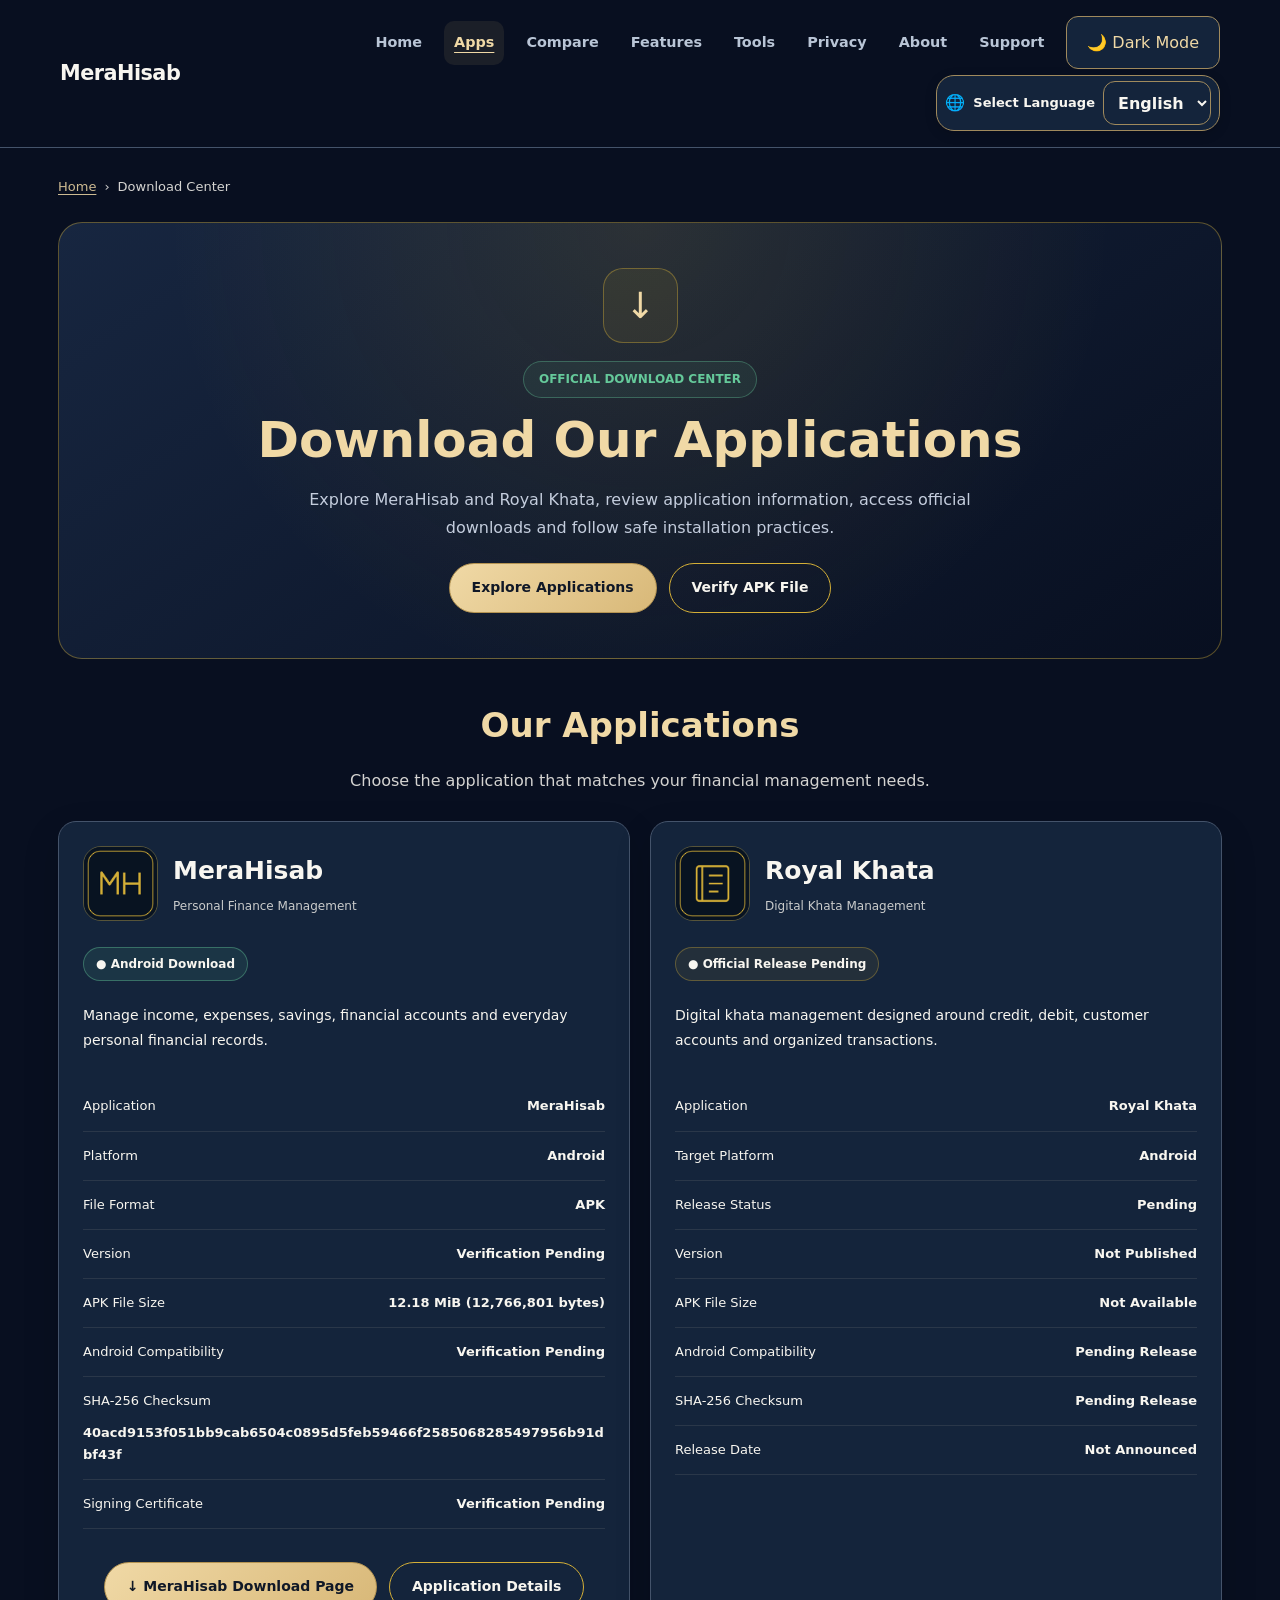
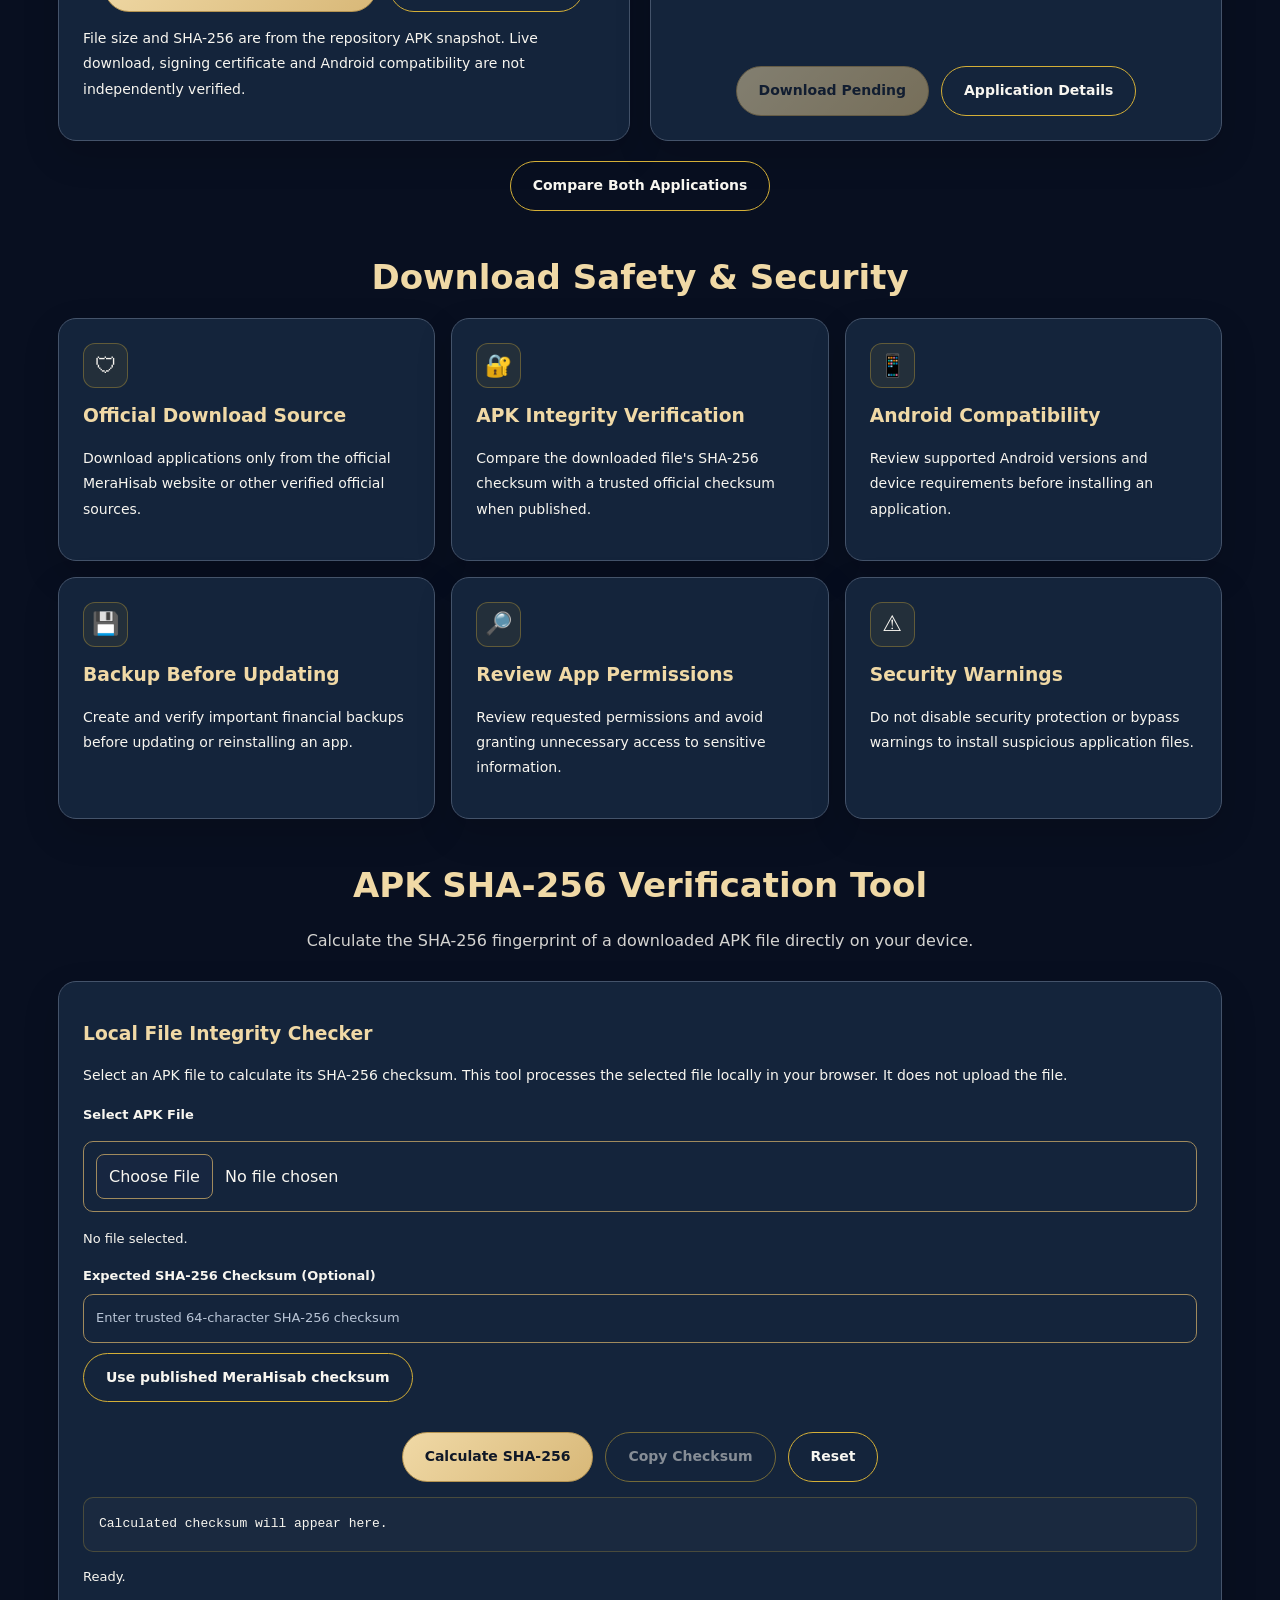
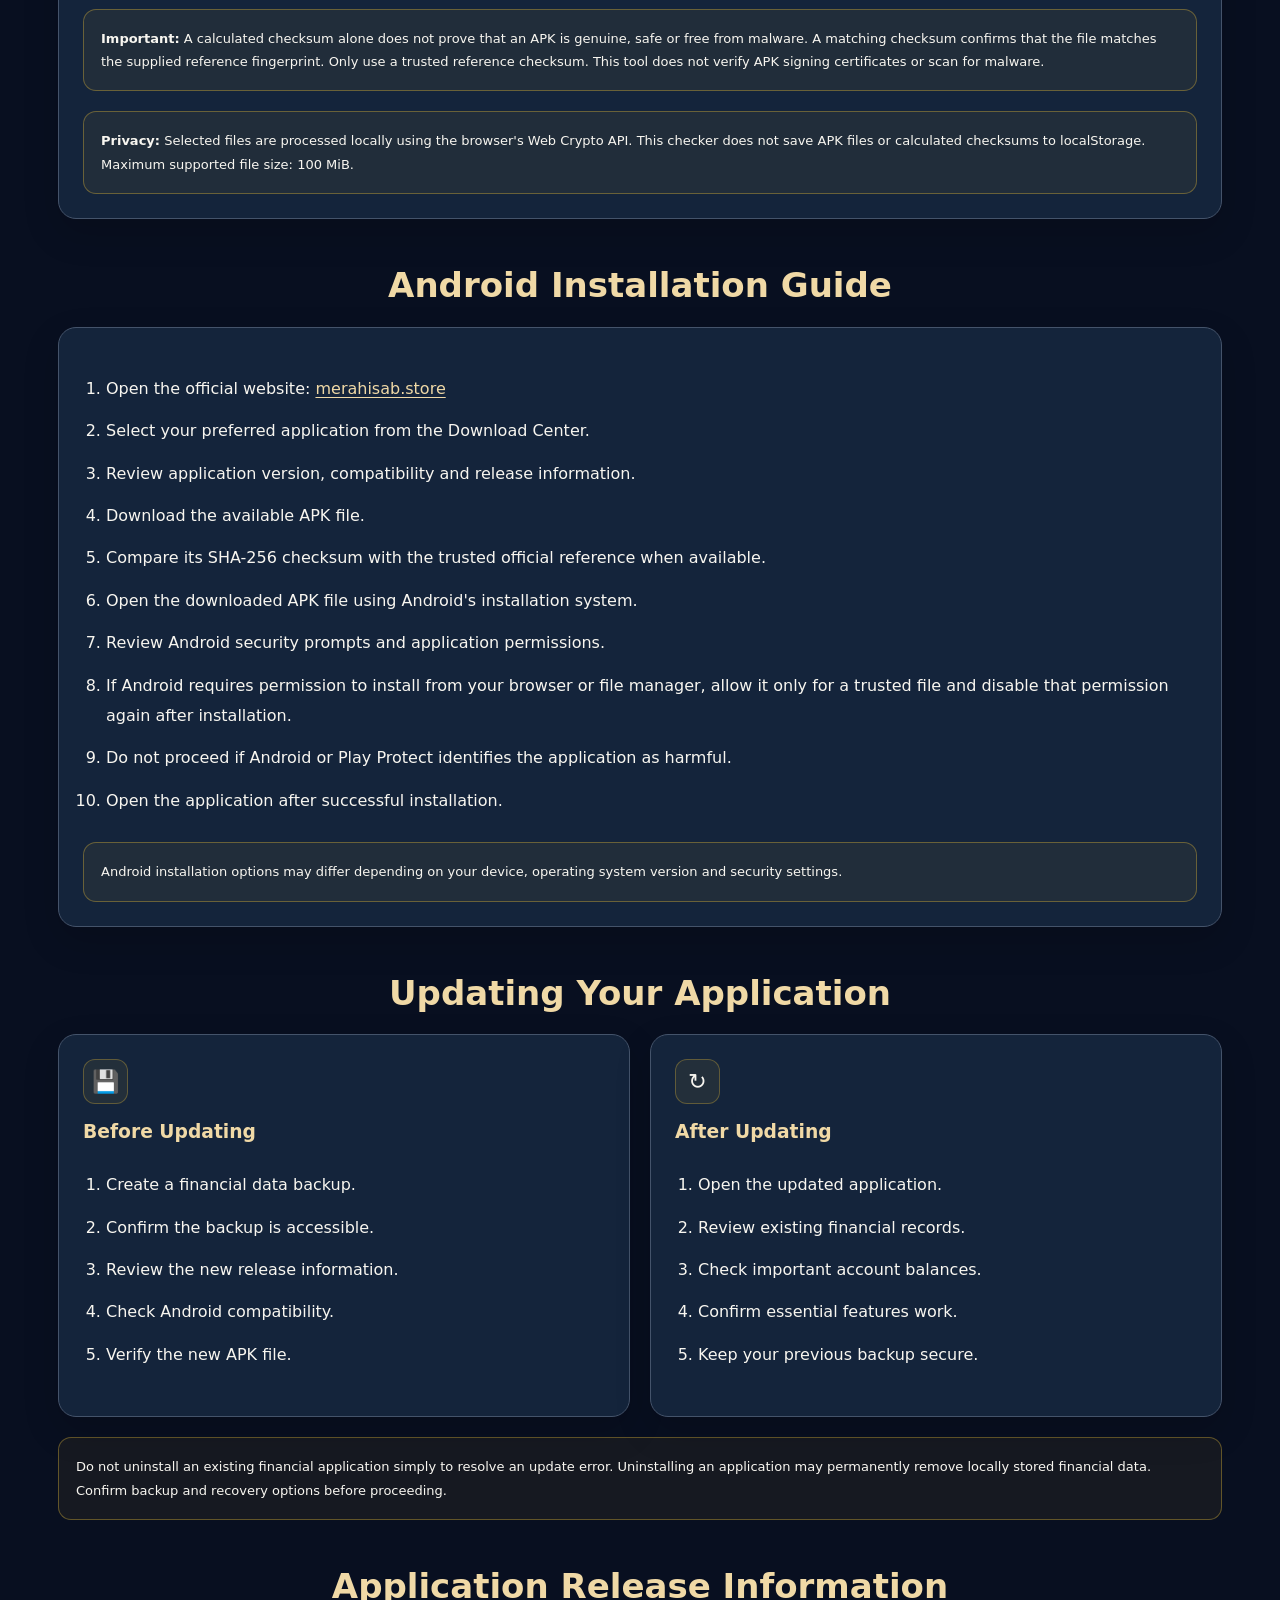
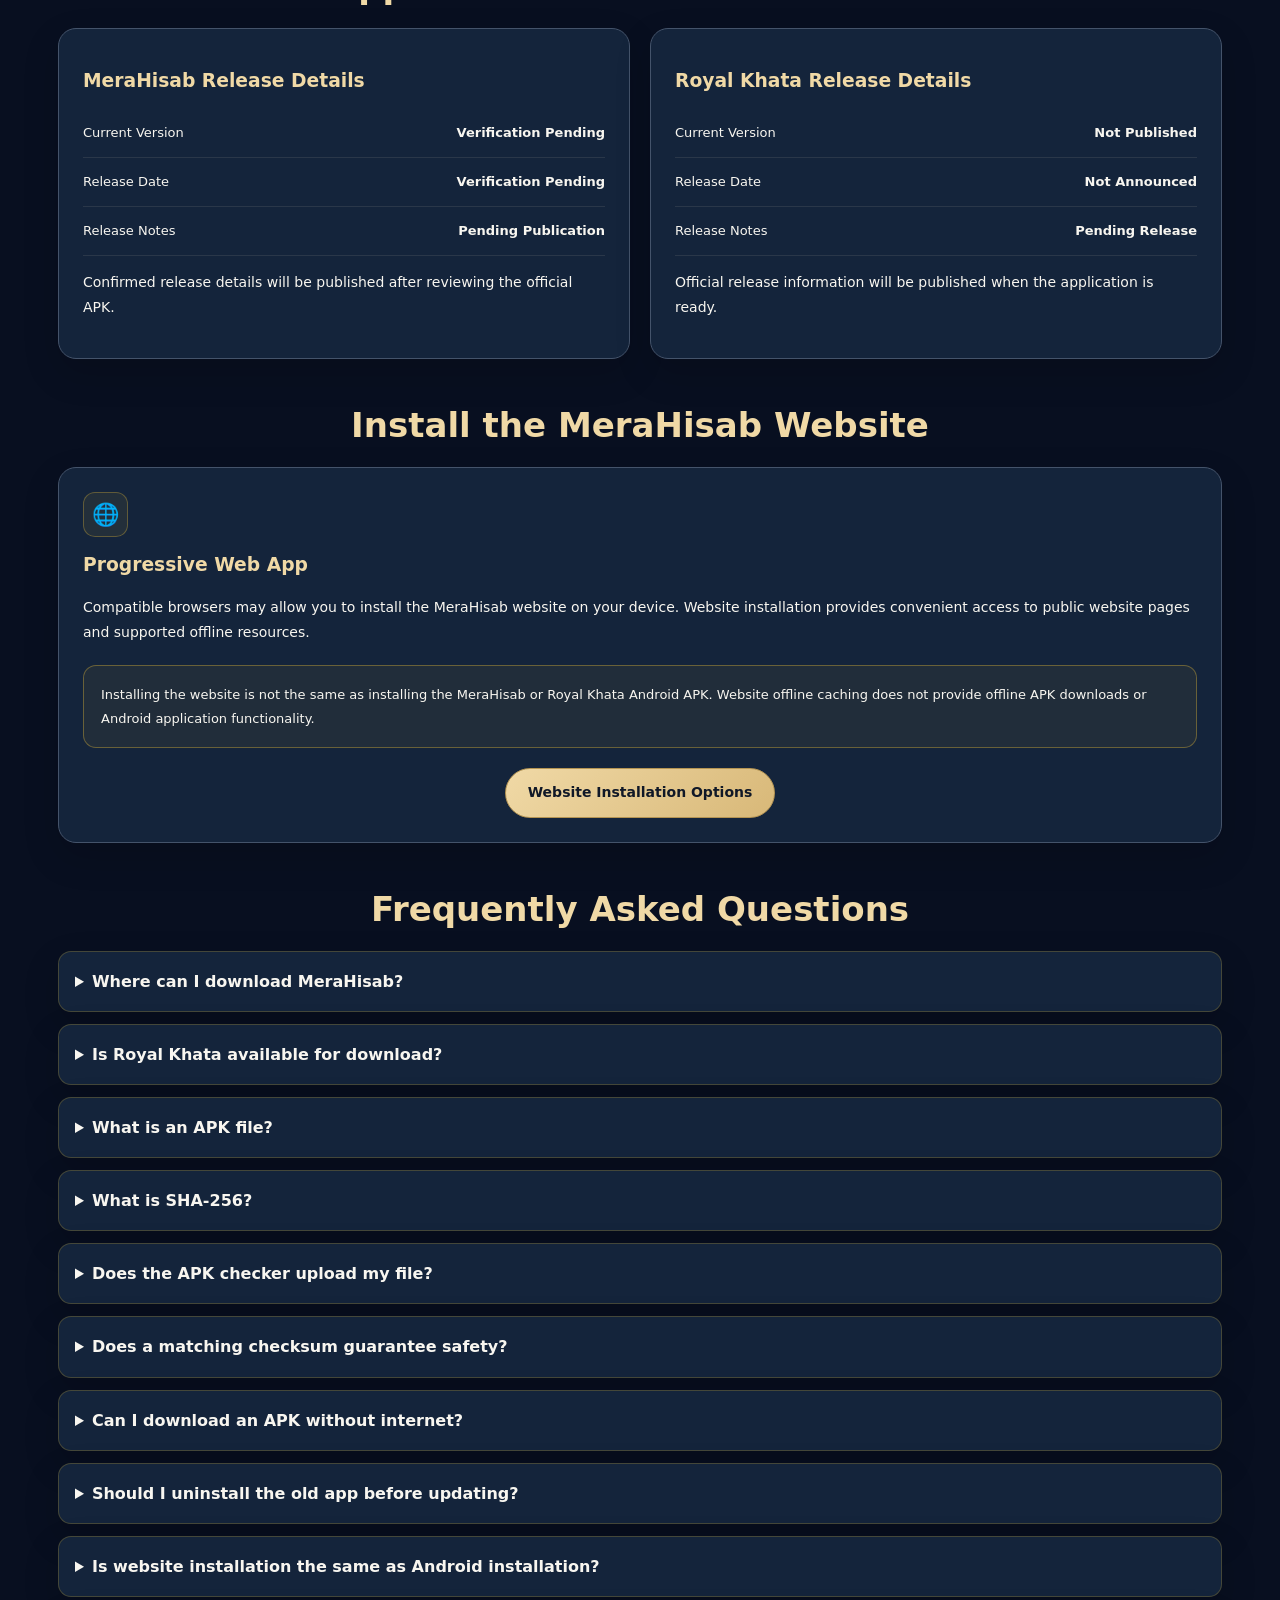
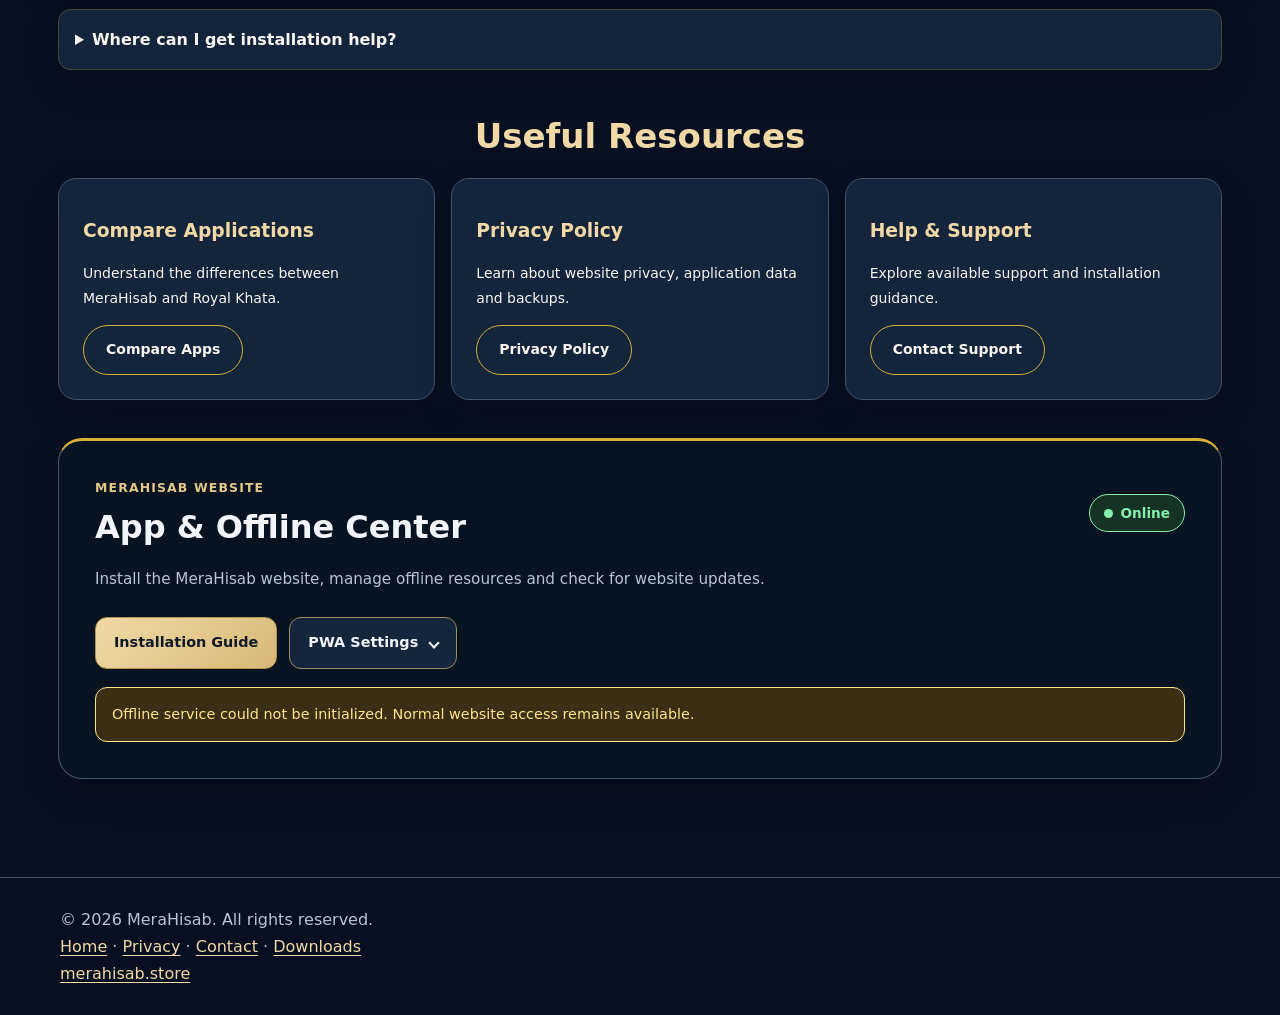
<file: downloads.html>
<!DOCTYPE html>

<html lang="en-IN">
<head>
<meta charset="utf-8"/><meta content="default-src 'self'; script-src 'self' 'sha256-XW3kDfhL9rgHnC0A0UTvRg3e3aoYsGLyPkWm4h9ZezM=' 'sha256-S8or6krnC+sZyyswTdkNRDvPdYYnYLlSw/4fTpkH0hQ='; script-src-attr 'none'; style-src 'self' 'unsafe-inline'; font-src 'self'; img-src 'self' data: blob:; connect-src 'self'; worker-src 'self'; manifest-src 'self'; object-src 'none'; base-uri 'none'; form-action 'self'; frame-src 'none'" http-equiv="Content-Security-Policy"/><meta content="strict-origin-when-cross-origin" name="referrer"/>
<meta content="width=device-width, initial-scale=1.0" name="viewport"/>
<title>Official Download Center — MeraHisab &amp; Royal Khata</title>
<meta content="Official MeraHisab and Royal Khata application download center, release information, installation guides and APK verification details." name="description"/>
<meta content="MeraHisab" name="author"/>
<meta content="index, follow" name="robots"/>
<link href="https://merahisab.store/downloads.html" rel="canonical"/>
<!-- SOCIAL MEDIA SEO -->
<meta content="website" property="og:type"/>
<meta content="MeraHisab" property="og:site_name"/>
<meta content="MeraHisab Official Download Center" property="og:title"/>
<meta content="Explore official application downloads and release information for MeraHisab and Royal Khata." property="og:description"/>
<meta content="https://merahisab.store/downloads.html" property="og:url"/>
<meta content="https://merahisab.store/icons/icon-512.png" property="og:image"/>
<meta content="summary" name="twitter:card"/>
<!-- PWA INTEGRATION -->
<link href="/manifest.json" rel="manifest"/>
<meta content="MeraHisab" name="application-name"/>
<meta content="#080f20" name="theme-color"/>
<meta content="yes" name="mobile-web-app-capable"/>
<meta content="yes" name="apple-mobile-web-app-capable"/>
<meta content="default" name="apple-mobile-web-app-status-bar-style"/>
<meta content="MeraHisab" name="apple-mobile-web-app-title"/>
<link href="/icons/icon-192.png" rel="apple-touch-icon"/>
<link href="/icons/icon-192.png" rel="icon" sizes="192x192" type="image/png"/>
<!-- SHARED WEBSITE ENGINE -->
<link href="/upgrade.css" rel="stylesheet"/>
<link href="/pwa.css" rel="stylesheet"/>
<script defer="" src="/upgrade.js"></script>
<script defer="" src="/pwa.js"></script>
<!-- PREMIUM DOWNLOAD CENTER DESIGN -->
<style>

    .dc-page {
      width: 100%;
      max-width: 1200px;
      margin: auto;
      padding: 28px 18px;
      box-sizing: border-box;
    }

    .dc-page * {
      box-sizing: border-box;
    }

    .dc-breadcrumb {
      display: flex;
      flex-wrap: wrap;
      gap: 8px;
      margin-bottom: 24px;
      font-size: 13px;
      opacity: 0.85;
    }

    .dc-hero {
      position: relative;
      overflow: hidden;
      padding: 45px 24px;
      margin-bottom: 30px;
      border: 1px solid rgba(212,175,55,0.4);
      border-radius: 24px;

      background:
        radial-gradient(
          circle at 50% 0%,
          rgba(212,175,55,0.13),
          transparent 65%
        ),
        linear-gradient(
          145deg,
          #172640,
          #080f20
        );

      color: #f8f6f0;
      text-align: center;
    }

    .dc-hero-icon {
      display: grid;
      width: 75px;
      height: 75px;
      margin: 0 auto 18px;
      place-items: center;
      border: 1px solid rgba(212,175,55,0.4);
      border-radius: 20px;
      background: rgba(212,175,55,0.08);
      color: #f0d9a6;
      font-size: 36px;
    }

    .dc-hero h1 {
      margin: 12px 0;
      color: #f0d9a6;
      font-size: clamp(30px,5vw,50px);
      line-height: 1.2;
    }

    .dc-hero p {
      max-width: 680px;
      margin: 16px auto;
      color: #c4cddd;
      line-height: 1.8;
    }

    .dc-official {
      display: inline-block;
      padding: 7px 15px;
      border: 1px solid rgba(101,201,154,0.35);
      border-radius: 30px;
      background: rgba(101,201,154,0.08);
      color: #65c99a;
      font-size: 12px;
      font-weight: 700;
    }

    .dc-section {
      margin: 38px 0;
    }

    .dc-section-title {
      margin-bottom: 12px;
      font-size: clamp(24px,4vw,34px);
      text-align: center;
    }

    .dc-section-description {
      max-width: 720px;
      margin: 0 auto 25px;
      text-align: center;
      line-height: 1.8;
      opacity: 0.85;
    }

    .dc-grid {
      display: grid;
      grid-template-columns:
        repeat(2,minmax(0,1fr));
      gap: 20px;
    }

    .dc-grid-three {
      display: grid;
      grid-template-columns:
        repeat(3,minmax(0,1fr));
      gap: 16px;
    }

    .dc-card {
      min-width: 0;
      padding: 24px;
      border: 1px solid rgba(212,175,55,0.25);
      border-radius: 18px;
      overflow-wrap: break-word;
    }

    .dc-card h3 {
      margin: 12px 0;
    }

    .dc-card p {
      font-size: 14px;
      line-height: 1.8;
    }

    .dc-app-card {
      display: flex;
      flex-direction: column;
      align-items: flex-start;
    }

    .dc-app-heading {
      display: flex;
      width: 100%;
      align-items: center;
      flex-wrap: wrap;
      gap: 15px;
      margin-bottom: 18px;
    }

    .dc-app-icon {
      width: 75px;
      height: 75px;
      flex-shrink: 0;
      object-fit: contain;
      border-radius: 18px;
      border: 1px solid rgba(212,175,55,0.35);
    }

    .dc-app-name {
      font-size: 25px;
      font-weight: 700;
    }

    .dc-app-category {
      margin-top: 4px;
      font-size: 12px;
      opacity: 0.8;
    }

    .dc-status {
      display: inline-block;
      margin: 8px 0;
      padding: 6px 12px;
      border: 1px solid rgba(212,175,55,0.35);
      border-radius: 30px;
      background: rgba(212,175,55,0.08);
      color: inherit;
      font-size: 12px;
      font-weight: 700;
    }

    .dc-status-available {
      border-color: rgba(101,201,154,0.4);
      background: rgba(101,201,154,0.1);
    }

    .dc-info {
      width: 100%;
      margin: 15px 0;
    }

    .dc-info-row {
      display: flex;
      align-items: flex-start;
      justify-content: space-between;
      flex-wrap: wrap;
      gap: 10px;
      padding: 13px 0;
      border-bottom: 1px solid rgba(128,128,128,0.2);
      font-size: 13px;
    }

    .dc-info-row strong {
      overflow-wrap: anywhere;
    }

    .dc-buttons {
      display: flex;
      width: 100%;
      flex-wrap: wrap;
      justify-content: center;
      gap: 12px;
      margin-top: 20px;
    }

    .dc-app-card .dc-buttons {
      margin-top: auto;
      padding-top: 18px;
    }

    .dc-button {
      display: inline-flex;
      min-height: 46px;
      align-items: center;
      justify-content: center;
      padding: 12px 22px;
      border: 1px solid #d4af37;
      border-radius: 30px;
      font: inherit;
      font-size: 14px;
      font-weight: 700;
      text-decoration: none;
      text-align: center;
      cursor: pointer;
      transition: transform 0.2s ease;
    }

    .dc-button:hover:not(:disabled) {
      transform: translateY(-2px);
    }

    .dc-button-primary {
      background: linear-gradient(
        135deg,
        #f0d9a6,
        #d4af37
      );
      color: #101827;
    }

    .dc-button-secondary {
      background: transparent;
      color: inherit;
    }

    .dc-button:disabled {
      opacity: 0.5;
      cursor: not-allowed;
    }

    .dc-feature-icon {
      display: grid;
      width: 45px;
      height: 45px;
      place-items: center;
      border: 1px solid rgba(212,175,55,0.35);
      border-radius: 12px;
      background: rgba(212,175,55,0.08);
      font-size: 22px;
    }

    .dc-notice {
      width: 100%;
      padding: 17px;
      margin-top: 20px;
      border: 1px solid rgba(212,175,55,0.4);
      border-radius: 13px;
      background: rgba(212,175,55,0.07);
      font-size: 13px;
      line-height: 1.8;
    }

    .dc-steps {
      padding-left: 23px;
      line-height: 1.9;
    }

    .dc-steps li {
      padding: 6px 0;
    }

    /* APK CHECKSUM TOOL */

    .dc-file-input {
      display: block;
      width: 100%;
      max-width: 100%;
      margin: 15px 0;
      padding: 12px;
      border: 1px solid rgba(212,175,55,0.35);
      border-radius: 10px;
      background: transparent;
      color: inherit;
      font: inherit;
    }

    .dc-input-label {
      display: block;
      margin: 15px 0 7px;
      font-size: 13px;
      font-weight: 700;
    }

    .dc-text-input {
      display: block;
      width: 100%;
      padding: 12px;
      border: 1px solid rgba(212,175,55,0.35);
      border-radius: 10px;
      background: transparent;
      color: inherit;
      font: inherit;
      font-size: 13px;
    }

    .dc-hash-output {
      min-height: 55px;
      padding: 15px;
      margin-top: 15px;
      border: 1px solid rgba(212,175,55,0.25);
      border-radius: 10px;
      background: rgba(128,128,128,0.06);
      font-family: monospace;
      font-size: 13px;
      line-height: 1.7;
      overflow-wrap: anywhere;
      white-space: pre-wrap;
    }

    .dc-hash-status {
      margin-top: 13px;
      font-size: 13px;
      line-height: 1.8;
      overflow-wrap: anywhere;
    }

    .dc-hash-status[data-state="success"] {
      font-weight: 700;
    }

    .dc-hash-status[data-state="error"] {
      font-weight: 700;
      border-left: 3px solid #d95757;
      padding-left: 10px;
    }

    .dc-faq details {
      padding: 16px;
      margin-bottom: 12px;
      border: 1px solid rgba(212,175,55,0.25);
      border-radius: 13px;
    }

    .dc-faq summary {
      cursor: pointer;
      font-weight: 700;
    }

    .dc-faq details p {
      margin-top: 12px;
      line-height: 1.8;
    }

    .dc-page a:focus-visible,
    .dc-page button:focus-visible,
    .dc-page input:focus-visible,
    .dc-page summary:focus-visible {
      outline: 3px solid #d4af37;
      outline-offset: 4px;
    }

    [hidden] {
      display: none !important;
    }

    /* LIGHT THEME */

    html[data-theme="light"] .dc-hero,
    body[data-theme="light"] .dc-hero {
      background: linear-gradient(
        145deg,
        #ffffff,
        #f3ead7
      );
      color: #172033;
    }

    html[data-theme="light"] .dc-hero h1,
    body[data-theme="light"] .dc-hero h1,
    html[data-theme="light"] .dc-hero-icon,
    body[data-theme="light"] .dc-hero-icon {
      color: #765018;
    }

    html[data-theme="light"] .dc-hero p,
    body[data-theme="light"] .dc-hero p {
      color: #46546a;
    }

    html[data-theme="light"] .dc-official,
    body[data-theme="light"] .dc-official {
      color: #18734c;
    }

    /* TABLET RESPONSIVE */

    @media (max-width: 900px) {

      .dc-grid-three {
        grid-template-columns:
          repeat(2,minmax(0,1fr));
      }

    }

    /* MOBILE RESPONSIVE */

    @media (max-width: 650px) {

      .dc-page {
        padding: 18px 14px;
      }

      .dc-grid,
      .dc-grid-three {
        grid-template-columns:
          minmax(0,1fr);
      }

      .dc-hero {
        padding: 30px 18px;
      }

      .dc-card {
        padding: 18px;
      }

      .dc-buttons {
        flex-direction: column;
      }

      .dc-button {
        width: 100%;
      }

      .dc-app-icon {
        width: 65px;
        height: 65px;
      }

    }

    @media (prefers-reduced-motion: reduce) {

      .dc-button {
        transition: none;
      }

      .dc-button:hover {
        transform: none;
      }

    }

  </style>
<style>
.dc-info-row > *{min-width:0;overflow-wrap:anywhere}.dc-hash-output{overflow-wrap:anywhere;user-select:text}.dc-buttons>*{max-width:100%;min-width:0}.dc-page :is(button,input){max-width:100%}#useOfficialHash{margin-block:10px}html[data-theme="light"] .dc-hash-status[data-state="success"]{color:#166534}html[data-theme="light"] .dc-hash-status[data-state="error"]{color:#b91c1c}@media(max-width:480px){.dc-info-row{flex-wrap:wrap}.dc-info-row strong{text-align:start}}@media print{#pwaMount,.dc-buttons,.skip-link{display:none!important}}
</style><script type="application/ld+json">{"@context": "https://schema.org", "@type": "BreadcrumbList", "itemListElement": [{"@type": "ListItem", "position": 1, "name": "Home", "item": "https://merahisab.store/"}, {"@type": "ListItem", "position": 2, "name": "Download Center", "item": "https://merahisab.store/downloads.html"}]}</script></head>
<body><a class="skip-link" data-dc-hi="मुख्य सामग्री पर जाएं" data-no-translate="true" href="#main-content">Skip to main content</a>
<!-- WEBSITE HEADER -->
<header class="site">
<div class="container">
<strong>MeraHisab</strong>
<nav aria-label="Main navigation" data-dc-aria-hi="मुख्य नेविगेशन">
<a data-dc-hi="होम" data-no-translate="true" href="/index.html">Home</a>
<a aria-current="page" data-dc-hi="ऐप्स" data-no-translate="true" href="/downloads.html">Apps</a>
<a data-dc-hi="तुलना" data-no-translate="true" href="/compare.html">Compare</a>
<a data-dc-hi="विशेषताएं" data-no-translate="true" href="/index.html#features">Features</a>
<a data-dc-hi="उपकरण" data-no-translate="true" href="/tools.html">Tools</a>
<a data-dc-hi="गोपनीयता" data-no-translate="true" href="/privacy.html">Privacy</a>
<a data-dc-hi="हमारे बारे में" data-no-translate="true" href="/about.html">About</a>
<a data-dc-hi="सहायता" data-no-translate="true" href="/contact.html">Support</a>
<button aria-label="Change website theme" id="theme" type="button">

          Theme

        </button>
</nav>
</div>
</header>
<!-- MAIN DOWNLOAD CENTER -->
<main class="shell dc-page" id="main-content">
<nav aria-label="Breadcrumb" class="dc-breadcrumb" data-dc-aria-hi="पेज का मार्ग">
<a data-dc-hi="होम" data-no-translate="true" href="/index.html">Home</a>
<span>›</span>
<span aria-current="page" data-dc-hi="डाउनलोड केंद्र" data-no-translate="true">

        Download Center

      </span>
</nav>
<!-- DOWNLOAD CENTER HERO -->
<section class="dc-hero">
<div aria-hidden="true" class="dc-hero-icon">

        ↓

      </div>
<span class="dc-official" data-dc-hi="आधिकारिक डाउनलोड केंद्र" data-no-translate="true">

        OFFICIAL DOWNLOAD CENTER

      </span>
<h1 data-dc-hi="हमारे ऐप्स डाउनलोड करें" data-no-translate="true">Download Our Applications</h1>
<p data-dc-hi="MeraHisab और Royal Khata की जानकारी देखें, आधिकारिक डाउनलोड प्राप्त करें और सुरक्षित इंस्टॉलेशन के निर्देश अपनाएं।" data-no-translate="true">

        Explore MeraHisab and Royal Khata,
        review application information,
        access official downloads and
        follow safe installation practices.

      </p>
<div class="dc-buttons">
<a class="dc-button dc-button-primary" data-dc-hi="ऐप्स देखें" data-no-translate="true" href="#applications">

          Explore Applications

        </a>
<a class="dc-button dc-button-secondary" data-dc-hi="APK फाइल सत्यापित करें" data-no-translate="true" href="#apk-verification">

          Verify APK File

        </a>
</div>
</section>
<!-- APPLICATION DOWNLOAD CARDS -->
<section class="dc-section" id="applications">
<h2 class="dc-section-title" data-dc-hi="हमारे ऐप्स" data-no-translate="true">

        Our Applications

      </h2>
<p class="dc-section-description" data-dc-hi="अपनी वित्तीय प्रबंधन आवश्यकताओं के अनुसार ऐप चुनें।" data-no-translate="true">

        Choose the application that matches
        your financial management needs.

      </p>
<div class="dc-grid">
<!-- MERAHISAB DOWNLOAD -->
<article class="upgrade-card dc-card dc-app-card">
<div class="dc-app-heading">
<img alt="MeraHisab icon" class="dc-app-icon" data-dc-alt-hi="MeraHisab का आइकन" height="75" src="/icons/shortcut-merahisab.png" width="75"/>
<div>
<div class="dc-app-name">

                MeraHisab

              </div>
<div class="dc-app-category" data-dc-hi="व्यक्तिगत वित्त प्रबंधन" data-no-translate="true">

                Personal Finance Management

              </div>
</div>
</div>
<span class="dc-status dc-status-available" data-dc-hi="● Android डाउनलोड" data-no-translate="true">

            ● Android Download

          </span>
<p data-dc-hi="आय, खर्च, बचत, वित्तीय खाते और रोजमर्रा के व्यक्तिगत वित्तीय रिकॉर्ड व्यवस्थित करने के लिए बनाया गया ऐप।" data-no-translate="true">

            Manage income, expenses, savings,
            financial accounts and everyday
            personal financial records.

          </p>
<div class="dc-info">
<div class="dc-info-row">
<span data-dc-hi="ऐप" data-no-translate="true">Application</span>
<strong>MeraHisab</strong>
</div>
<div class="dc-info-row">
<span data-dc-hi="प्लेटफॉर्म" data-no-translate="true">Platform</span>
<strong>Android</strong>
</div>
<div class="dc-info-row">
<span data-dc-hi="फाइल प्रारूप" data-no-translate="true">File Format</span>
<strong>APK</strong>
</div>
<div class="dc-info-row">
<span data-dc-hi="संस्करण" data-no-translate="true">Version</span>
<strong data-dc-hi="सत्यापन लंबित" data-no-translate="true">Verification Pending</strong>
</div>
<div class="dc-info-row">
<span data-dc-hi="APK फाइल का आकार" data-no-translate="true">APK File Size</span>
<strong data-dc-hi="12.18 MiB (12,766,801 बाइट)" data-no-translate="true">12.18 MiB (12,766,801 bytes)</strong>
</div>
<div class="dc-info-row">
<span data-dc-hi="Android अनुकूलता" data-no-translate="true">Android Compatibility</span>
<strong data-dc-hi="सत्यापन लंबित" data-no-translate="true">Verification Pending</strong>
</div>
<div class="dc-info-row">
<span data-dc-hi="SHA-256 चेकसम" data-no-translate="true">SHA-256 Checksum</span>
<strong data-no-translate="true" dir="ltr">40acd9153f051bb9cab6504c0895d5feb59466f2585068285497956b91dbf43f</strong>
</div>
<div class="dc-info-row">
<span data-dc-hi="साइनिंग प्रमाणपत्र" data-no-translate="true">Signing Certificate</span>
<strong data-dc-hi="सत्यापन लंबित" data-no-translate="true">Verification Pending</strong>
</div>
</div>
<div class="dc-buttons">
<a class="dc-button dc-button-primary" data-dc-hi="↓ MeraHisab डाउनलोड पेज" data-no-translate="true" href="/download.html">↓ MeraHisab Download Page</a>
<a class="dc-button dc-button-secondary" data-dc-hi="ऐप का विवरण" data-no-translate="true" href="/merahisab.html">

              Application Details

            </a>
</div>
<p data-dc-hi="फाइल का आकार और SHA-256 रिपॉजिटरी की APK से निकाले गए हैं। लाइव डाउनलोड, साइनिंग प्रमाणपत्र और Android अनुकूलता का स्वतंत्र सत्यापन लंबित है।" data-no-translate="true">File size and SHA-256 are from the repository APK snapshot. Live download, signing certificate and Android compatibility are not independently verified.</p></article>
<!-- ROYAL KHATA DOWNLOAD -->
<article class="upgrade-card dc-card dc-app-card">
<div class="dc-app-heading">
<img alt="Royal Khata icon" class="dc-app-icon" data-dc-alt-hi="Royal Khata का आइकन" height="75" src="/icons/shortcut-royal-khata.png" width="75"/>
<div>
<div class="dc-app-name">

                Royal Khata

              </div>
<div class="dc-app-category" data-dc-hi="डिजिटल खाता प्रबंधन" data-no-translate="true">

                Digital Khata Management

              </div>
</div>
</div>
<span class="dc-status" data-dc-hi="● आधिकारिक रिलीज लंबित" data-no-translate="true">

            ● Official Release Pending

          </span>
<p data-dc-hi="क्रेडिट, डेबिट, ग्राहक खाते और व्यवस्थित लेनदेन के लिए प्रस्तावित डिजिटल खाता ऐप।" data-no-translate="true">

            Digital khata management designed
            around credit, debit, customer
            accounts and organized transactions.

          </p>
<div class="dc-info">
<div class="dc-info-row">
<span data-dc-hi="ऐप" data-no-translate="true">Application</span>
<strong>Royal Khata</strong>
</div>
<div class="dc-info-row">
<span data-dc-hi="लक्षित प्लेटफॉर्म" data-no-translate="true">Target Platform</span>
<strong>Android</strong>
</div>
<div class="dc-info-row">
<span data-dc-hi="रिलीज स्थिति" data-no-translate="true">Release Status</span>
<strong data-dc-hi="लंबित" data-no-translate="true">Pending</strong>
</div>
<div class="dc-info-row">
<span data-dc-hi="संस्करण" data-no-translate="true">Version</span>
<strong data-dc-hi="प्रकाशित नहीं" data-no-translate="true">Not Published</strong>
</div>
<div class="dc-info-row">
<span data-dc-hi="APK फाइल का आकार" data-no-translate="true">APK File Size</span>
<strong data-dc-hi="उपलब्ध नहीं" data-no-translate="true">Not Available</strong>
</div>
<div class="dc-info-row">
<span data-dc-hi="Android अनुकूलता" data-no-translate="true">Android Compatibility</span>
<strong data-dc-hi="रिलीज लंबित" data-no-translate="true">Pending Release</strong>
</div>
<div class="dc-info-row">
<span data-dc-hi="SHA-256 चेकसम" data-no-translate="true">SHA-256 Checksum</span>
<strong data-dc-hi="रिलीज लंबित" data-no-translate="true">Pending Release</strong>
</div>
<div class="dc-info-row">
<span data-dc-hi="रिलीज की तारीख" data-no-translate="true">Release Date</span>
<strong data-dc-hi="घोषित नहीं" data-no-translate="true">Not Announced</strong>
</div>
</div>
<div class="dc-buttons">
<button class="dc-button dc-button-primary" data-dc-hi="डाउनलोड लंबित" data-no-translate="true" disabled="" type="button">

              Download Pending

            </button>
<a class="dc-button dc-button-secondary" data-dc-hi="ऐप का विवरण" data-no-translate="true" href="/royal-khata.html">

              Application Details

            </a>
</div>
</article>
</div>
<div class="dc-buttons">
<a class="dc-button dc-button-secondary" data-dc-hi="दोनों ऐप्स की तुलना करें" data-no-translate="true" href="/compare.html">

          Compare Both Applications

        </a>
</div>
</section>
<!-- DOWNLOAD SAFETY -->
<section class="dc-section">
<h2 class="dc-section-title" data-dc-hi="डाउनलोड सुरक्षा" data-no-translate="true">

        Download Safety &amp; Security

      </h2>
<div class="dc-grid-three">
<article class="upgrade-card dc-card">
<div class="dc-feature-icon">🛡</div>
<h3 data-dc-hi="आधिकारिक डाउनलोड स्रोत" data-no-translate="true">Official Download Source</h3>
<p data-dc-hi="ऐप्स केवल आधिकारिक MeraHisab वेबसाइट या अन्य सत्यापित आधिकारिक स्रोतों से डाउनलोड करें।" data-no-translate="true">

            Download applications only from
            the official MeraHisab website
            or other verified official sources.

          </p>
</article>
<article class="upgrade-card dc-card">
<div class="dc-feature-icon">🔐</div>
<h3 data-dc-hi="APK फाइल की अखंडता जांच" data-no-translate="true">APK Integrity Verification</h3>
<p data-dc-hi="डाउनलोड की गई फाइल का SHA-256 चेकसम विश्वसनीय आधिकारिक चेकसम से मिलाएं।" data-no-translate="true">

            Compare the downloaded file's
            SHA-256 checksum with a trusted
            official checksum when published.

          </p>
</article>
<article class="upgrade-card dc-card">
<div class="dc-feature-icon">📱</div>
<h3 data-dc-hi="Android अनुकूलता" data-no-translate="true">Android Compatibility</h3>
<p data-dc-hi="ऐप इंस्टॉल करने से पहले समर्थित Android संस्करण और डिवाइस की आवश्यकताएं देखें।" data-no-translate="true">

            Review supported Android versions
            and device requirements before
            installing an application.

          </p>
</article>
<article class="upgrade-card dc-card">
<div class="dc-feature-icon">💾</div>
<h3 data-dc-hi="अपडेट से पहले बैकअप" data-no-translate="true">Backup Before Updating</h3>
<p data-dc-hi="ऐप अपडेट या दोबारा इंस्टॉल करने से पहले महत्वपूर्ण वित्तीय बैकअप बनाएं और जांचें।" data-no-translate="true">

            Create and verify important
            financial backups before
            updating or reinstalling an app.

          </p>
</article>
<article class="upgrade-card dc-card">
<div class="dc-feature-icon">🔎</div>
<h3 data-dc-hi="ऐप की अनुमतियां जांचें" data-no-translate="true">Review App Permissions</h3>
<p data-dc-hi="मांगी गई अनुमतियों की जांच करें और संवेदनशील जानकारी तक अनावश्यक पहुंच न दें।" data-no-translate="true">

            Review requested permissions
            and avoid granting unnecessary
            access to sensitive information.

          </p>
</article>
<article class="upgrade-card dc-card">
<div class="dc-feature-icon">⚠</div>
<h3 data-dc-hi="सुरक्षा चेतावनियां" data-no-translate="true">Security Warnings</h3>
<p data-dc-hi="संदिग्ध फाइल इंस्टॉल करने के लिए सुरक्षा बंद न करें और चेतावनियों को अनदेखा न करें।" data-no-translate="true">

            Do not disable security protection
            or bypass warnings to install
            suspicious application files.

          </p>
</article>
</div>
</section>
<!-- LOCAL APK VERIFICATION TOOL -->
<section class="dc-section" id="apk-verification">
<h2 class="dc-section-title" data-dc-hi="APK SHA-256 सत्यापन उपकरण" data-no-translate="true">

        APK SHA-256 Verification Tool

      </h2>
<p class="dc-section-description" data-dc-hi="डाउनलोड की गई APK का SHA-256 चेकसम अपने डिवाइस पर ही निकालें।" data-no-translate="true">

        Calculate the SHA-256 fingerprint
        of a downloaded APK file directly
        on your device.

      </p>
<article class="upgrade-card dc-card">
<h3 data-dc-hi="स्थानीय फाइल अखंडता जांच" data-no-translate="true">Local File Integrity Checker</h3>
<p data-dc-hi="SHA-256 चेकसम निकालने के लिए APK चुनें। फाइल आपके ब्राउजर में ही जांची जाती है, अपलोड नहीं होती।" data-no-translate="true">

          Select an APK file to calculate
          its SHA-256 checksum.

          This tool processes the selected
          file locally in your browser.
          It does not upload the file.

        </p>
<label class="dc-input-label" data-dc-hi="APK फाइल चुनें" data-no-translate="true" for="apkFile">

          Select APK File

        </label>
<input accept=".apk,application/vnd.android.package-archive" class="dc-file-input" id="apkFile" type="file"/>
<div aria-live="polite" class="dc-hash-status" data-no-translate="true" id="apkFileInfo">

          No file selected.

        </div>
<label class="dc-input-label" data-dc-hi="अपेक्षित SHA-256 चेकसम (वैकल्पिक)" data-no-translate="true" for="expectedHash">

          Expected SHA-256 Checksum (Optional)

        </label>
<input autocomplete="off" class="dc-text-input" data-no-translate="true" dir="ltr" id="expectedHash" inputmode="text" maxlength="64" placeholder="Enter trusted 64-character SHA-256 checksum" spellcheck="false" type="text"/><button class="dc-button dc-button-secondary" data-dc-hi="MeraHisab का प्रकाशित चेकसम इस्तेमाल करें" data-no-translate="true" id="useOfficialHash" type="button">Use published MeraHisab checksum</button>
<div class="dc-buttons">
<button class="dc-button dc-button-primary" data-no-translate="true" id="calculateHash" type="button">

            Calculate SHA-256

          </button>
<button class="dc-button dc-button-secondary" data-no-translate="true" disabled="" id="copyHash" type="button">

            Copy Checksum

          </button>
<button class="dc-button dc-button-secondary" data-no-translate="true" id="resetHash" type="button">

            Reset

          </button>
</div>
<div aria-label="Calculated SHA-256 checksum" class="dc-hash-output" data-no-translate="true" dir="ltr" id="hashOutput" tabindex="0">

          Calculated checksum will appear here.

        </div>
<div aria-live="polite" class="dc-hash-status" data-no-translate="true" id="hashStatus" role="status">

          Ready.

        </div>
<div class="dc-notice">
<strong data-dc-hi="महत्वपूर्ण:" data-no-translate="true">Important:</strong><span data-dc-hi=" केवल चेकसम निकालने से यह सिद्ध नहीं होता कि APK असली, सुरक्षित या मालवेयर से मुक्त है। चेकसम मिलना दिए गए संदर्भ फिंगरप्रिंट से फाइल की समानता बताता है। केवल विश्वसनीय संदर्भ इस्तेमाल करें। यह उपकरण APK साइनिंग प्रमाणपत्र या मालवेयर की जांच नहीं करता। " data-no-translate="true">

          A calculated checksum alone does
          not prove that an APK is genuine,
          safe or free from malware.

          A matching checksum confirms that
          the file matches the supplied
          reference fingerprint.

          Only use a trusted reference checksum.

          This tool does not verify APK signing
          certificates or scan for malware.

        </span></div>
<div class="dc-notice">
<strong data-dc-hi="गोपनीयता:" data-no-translate="true">Privacy:</strong><span data-dc-hi=" चुनी गई फाइलें ब्राउजर की Web Crypto API से स्थानीय रूप से जांची जाती हैं। यह उपकरण APK या चेकसम localStorage में नहीं सहेजता। अधिकतम फाइल आकार: 100 MiB। " data-no-translate="true">

          Selected files are processed locally
          using the browser's Web Crypto API.

          This checker does not save APK files
          or calculated checksums to localStorage.

          Maximum supported file size: 100 MiB.

        </span></div>
</article>
</section>
<!-- INSTALLATION GUIDE -->
<section class="dc-section" id="installation">
<h2 class="dc-section-title" data-dc-hi="Android इंस्टॉलेशन गाइड" data-no-translate="true">

        Android Installation Guide

      </h2>
<article class="upgrade-card dc-card">
<ol class="dc-steps">
<li><span data-dc-hi="आधिकारिक वेबसाइट खोलें: " data-no-translate="true">

            Open the official website:

            </span><a href="https://merahisab.store/">

              merahisab.store

            </a>
</li>
<li data-dc-hi="डाउनलोड केंद्र से अपना पसंदीदा ऐप चुनें।" data-no-translate="true">

            Select your preferred application
            from the Download Center.

          </li>
<li data-dc-hi="ऐप का संस्करण, अनुकूलता और रिलीज की जानकारी देखें।" data-no-translate="true">

            Review application version,
            compatibility and release information.

          </li>
<li data-dc-hi="उपलब्ध APK फाइल डाउनलोड करें।" data-no-translate="true">

            Download the available APK file.

          </li>
<li data-dc-hi="विश्वसनीय आधिकारिक चेकसम उपलब्ध हो तो उससे SHA-256 का मिलान करें।" data-no-translate="true">

            Compare its SHA-256 checksum
            with the trusted official reference
            when available.

          </li>
<li data-dc-hi="डाउनलोड की गई APK को Android के इंस्टॉलेशन सिस्टम से खोलें।" data-no-translate="true">

            Open the downloaded APK file
            using Android's installation system.

          </li>
<li data-dc-hi="Android की सुरक्षा चेतावनियां और ऐप की अनुमतियां जांचें।" data-no-translate="true">

            Review Android security prompts
            and application permissions.

          </li>
<li data-dc-hi="यदि Android ब्राउजर या फाइल मैनेजर से इंस्टॉलेशन की अनुमति मांगे, तो केवल विश्वसनीय फाइल के लिए अनुमति दें और इंस्टॉलेशन के बाद इसे फिर बंद करें।" data-no-translate="true">

            If Android requires permission
            to install from your browser or
            file manager, allow it only for
            a trusted file and disable that
            permission again after installation.

          </li>
<li data-dc-hi="Android या Play Protect ऐप को हानिकारक बताए तो आगे न बढ़ें।" data-no-translate="true">

            Do not proceed if Android or
            Play Protect identifies the
            application as harmful.

          </li>
<li data-dc-hi="सफल इंस्टॉलेशन के बाद ऐप खोलें।" data-no-translate="true">

            Open the application after
            successful installation.

          </li>
</ol>
<div class="dc-notice" data-dc-hi="Android इंस्टॉलेशन के विकल्प आपके डिवाइस, ऑपरेटिंग सिस्टम संस्करण और सुरक्षा सेटिंग के अनुसार अलग हो सकते हैं।" data-no-translate="true">

          Android installation options may
          differ depending on your device,
          operating system version and
          security settings.

        </div>
</article>
</section>
<!-- APPLICATION UPDATE GUIDE -->
<section class="dc-section">
<h2 class="dc-section-title" data-dc-hi="अपने ऐप को अपडेट करना" data-no-translate="true">

        Updating Your Application

      </h2>
<div class="dc-grid">
<article class="upgrade-card dc-card">
<div class="dc-feature-icon">💾</div>
<h3 data-dc-hi="अपडेट से पहले" data-no-translate="true">Before Updating</h3>
<ol class="dc-steps">
<li data-dc-hi="वित्तीय डेटा का बैकअप बनाएं।" data-no-translate="true">Create a financial data backup.</li>
<li data-dc-hi="सुनिश्चित करें कि बैकअप उपलब्ध है।" data-no-translate="true">Confirm the backup is accessible.</li>
<li data-dc-hi="नई रिलीज की जानकारी देखें।" data-no-translate="true">Review the new release information.</li>
<li data-dc-hi="Android अनुकूलता जांचें।" data-no-translate="true">Check Android compatibility.</li>
<li data-dc-hi="नई APK फाइल सत्यापित करें।" data-no-translate="true">Verify the new APK file.</li>
</ol>
</article>
<article class="upgrade-card dc-card">
<div class="dc-feature-icon">↻</div>
<h3 data-dc-hi="अपडेट के बाद" data-no-translate="true">After Updating</h3>
<ol class="dc-steps">
<li data-dc-hi="अपडेट किया गया ऐप खोलें।" data-no-translate="true">Open the updated application.</li>
<li data-dc-hi="मौजूदा वित्तीय रिकॉर्ड जांचें।" data-no-translate="true">Review existing financial records.</li>
<li data-dc-hi="महत्वपूर्ण खातों की शेष राशि जांचें।" data-no-translate="true">Check important account balances.</li>
<li data-dc-hi="जरूरी सुविधाओं का काम करना सुनिश्चित करें।" data-no-translate="true">Confirm essential features work.</li>
<li data-dc-hi="अपना पिछला बैकअप सुरक्षित रखें।" data-no-translate="true">Keep your previous backup secure.</li>
</ol>
</article>
</div>
<div class="dc-notice" data-dc-hi="अपडेट की त्रुटि ठीक करने के लिए मौजूदा वित्तीय ऐप को न हटाएं। ऐप हटाने से स्थानीय वित्तीय डेटा स्थायी रूप से मिट सकता है। पहले बैकअप और रिकवरी विकल्प सुनिश्चित करें।" data-no-translate="true">

        Do not uninstall an existing
        financial application simply
        to resolve an update error.

        Uninstalling an application may
        permanently remove locally stored
        financial data.

        Confirm backup and recovery
        options before proceeding.

      </div>
</section>
<!-- RELEASE INFORMATION -->
<section class="dc-section">
<h2 class="dc-section-title" data-dc-hi="ऐप रिलीज की जानकारी" data-no-translate="true">

        Application Release Information

      </h2>
<div class="dc-grid">
<article class="upgrade-card dc-card">
<h3 data-dc-hi="MeraHisab रिलीज का विवरण" data-no-translate="true">MeraHisab Release Details</h3>
<div class="dc-info-row">
<span data-dc-hi="वर्तमान संस्करण" data-no-translate="true">Current Version</span>
<strong data-dc-hi="सत्यापन लंबित" data-no-translate="true">Verification Pending</strong>
</div>
<div class="dc-info-row">
<span data-dc-hi="रिलीज की तारीख" data-no-translate="true">Release Date</span>
<strong data-dc-hi="सत्यापन लंबित" data-no-translate="true">Verification Pending</strong>
</div>
<div class="dc-info-row">
<span data-dc-hi="रिलीज नोट्स" data-no-translate="true">Release Notes</span>
<strong data-dc-hi="प्रकाशन लंबित" data-no-translate="true">Pending Publication</strong>
</div>
<p data-dc-hi="आधिकारिक APK की समीक्षा के बाद पुष्ट रिलीज विवरण प्रकाशित किए जाएंगे।" data-no-translate="true">

            Confirmed release details
            will be published after
            reviewing the official APK.

          </p>
</article>
<article class="upgrade-card dc-card">
<h3 data-dc-hi="Royal Khata रिलीज का विवरण" data-no-translate="true">Royal Khata Release Details</h3>
<div class="dc-info-row">
<span data-dc-hi="वर्तमान संस्करण" data-no-translate="true">Current Version</span>
<strong data-dc-hi="प्रकाशित नहीं" data-no-translate="true">Not Published</strong>
</div>
<div class="dc-info-row">
<span data-dc-hi="रिलीज की तारीख" data-no-translate="true">Release Date</span>
<strong data-dc-hi="घोषित नहीं" data-no-translate="true">Not Announced</strong>
</div>
<div class="dc-info-row">
<span data-dc-hi="रिलीज नोट्स" data-no-translate="true">Release Notes</span>
<strong data-dc-hi="रिलीज लंबित" data-no-translate="true">Pending Release</strong>
</div>
<p data-dc-hi="ऐप तैयार होने पर आधिकारिक रिलीज की जानकारी प्रकाशित की जाएगी।" data-no-translate="true">

            Official release information
            will be published when
            the application is ready.

          </p>
</article>
</div>
</section>
<!-- WEBSITE PWA INFORMATION -->
<section class="dc-section">
<h2 class="dc-section-title" data-dc-hi="MeraHisab वेबसाइट इंस्टॉल करें" data-no-translate="true">

        Install the MeraHisab Website

      </h2>
<article class="upgrade-card dc-card">
<div class="dc-feature-icon">🌐</div>
<h3 data-dc-hi="प्रोग्रेसिव वेब ऐप" data-no-translate="true">Progressive Web App</h3>
<p data-dc-hi="अनुकूल ब्राउजर में MeraHisab वेबसाइट डिवाइस पर इंस्टॉल हो सकती है। इससे सार्वजनिक पेज और समर्थित ऑफलाइन संसाधन आसानी से खुल सकते हैं।" data-no-translate="true">

          Compatible browsers may allow
          you to install the MeraHisab
          website on your device.

          Website installation provides
          convenient access to public
          website pages and supported
          offline resources.

        </p>
<div class="dc-notice" data-dc-hi="वेबसाइट इंस्टॉल करना MeraHisab या Royal Khata Android APK इंस्टॉल करना नहीं है। वेबसाइट का ऑफलाइन कैश ऑफलाइन APK डाउनलोड या Android ऐप की कार्यक्षमता नहीं देता।" data-no-translate="true">

          Installing the website is not
          the same as installing the
          MeraHisab or Royal Khata Android APK.

          Website offline caching does
          not provide offline APK downloads
          or Android application functionality.

        </div>
<div class="dc-buttons">
<a class="dc-button dc-button-primary" data-dc-hi="वेबसाइट इंस्टॉलेशन विकल्प" data-no-translate="true" href="#pwaMount">

            Website Installation Options

          </a>
</div>
</article>
</section>
<!-- FREQUENTLY ASKED QUESTIONS -->
<section class="dc-section dc-faq">
<h2 class="dc-section-title" data-dc-hi="अक्सर पूछे जाने वाले प्रश्न" data-no-translate="true">

        Frequently Asked Questions

      </h2>
<details class="upgrade-card">
<summary data-dc-hi="MeraHisab कहां से डाउनलोड कर सकते हैं?" data-no-translate="true">

          Where can I download MeraHisab?

        </summary>
<p data-dc-hi="इस आधिकारिक डाउनलोड केंद्र से MeraHisab का डाउनलोड पेज खोलें।" data-no-translate="true">

          Visit the MeraHisab download page
          through this official Download Center.

        </p>
</details>
<details class="upgrade-card">
<summary data-dc-hi="क्या Royal Khata डाउनलोड के लिए उपलब्ध है?" data-no-translate="true">

          Is Royal Khata available for download?

        </summary>
<p data-dc-hi="अभी नहीं। Royal Khata की आधिकारिक APK रिलीज लंबित है।" data-no-translate="true">

          Not yet. The official Royal Khata
          APK release is pending.

        </p>
</details>
<details class="upgrade-card">
<summary data-dc-hi="APK फाइल क्या है?" data-no-translate="true">

          What is an APK file?

        </summary>
<p data-dc-hi="APK Android ऐप का पैकेज है, जिसका उपयोग Android ऐप बांटने और इंस्टॉल करने में होता है।" data-no-translate="true">

          An APK is an Android application
          package used to distribute and
          install Android applications.

        </p>
</details>
<details class="upgrade-card">
<summary data-dc-hi="SHA-256 क्या है?" data-no-translate="true">

          What is SHA-256?

        </summary>
<p data-dc-hi="SHA-256 एक क्रिप्टोग्राफिक हैश एल्गोरिदम है जो फाइल का 64-अक्षरों वाला हेक्साडेसिमल फिंगरप्रिंट बनाता है। इससे विश्वसनीय संदर्भ से फाइल का मिलान किया जा सकता है।" data-no-translate="true">

          SHA-256 is a cryptographic hash
          algorithm that produces a
          64-character hexadecimal fingerprint
          for a file.

          It can help identify whether a file
          matches a trusted reference.

        </p>
</details>
<details class="upgrade-card">
<summary data-dc-hi="क्या APK जांच उपकरण मेरी फाइल अपलोड करता है?" data-no-translate="true">

          Does the APK checker upload my file?

        </summary>
<p data-dc-hi="नहीं। यह उपकरण ब्राउजर की Web Crypto API से स्थानीय रूप से चेकसम निकालता है।" data-no-translate="true">

          No. The checker on this page
          calculates the checksum locally
          using your browser's Web Crypto API.

        </p>
</details>
<details class="upgrade-card">
<summary data-dc-hi="क्या चेकसम मिलने से सुरक्षा की गारंटी मिलती है?" data-no-translate="true">

          Does a matching checksum guarantee safety?

        </summary>
<p data-dc-hi="नहीं। मिलान केवल दिए गए संदर्भ से फाइल की समानता बताता है। इससे मालवेयर या सुरक्षा कमजोरियों से मुक्त होने की गारंटी नहीं मिलती।" data-no-translate="true">

          No. A matching checksum confirms
          that the file matches the supplied
          reference fingerprint.

          It does not guarantee that the
          application is free from malware
          or security vulnerabilities.

        </p>
</details>
<details class="upgrade-card">
<summary data-dc-hi="क्या इंटरनेट के बिना APK डाउनलोड हो सकती है?" data-no-translate="true">

          Can I download an APK without internet?

        </summary>
<p data-dc-hi="APK डाउनलोड के लिए डाउनलोड स्रोत तक पहुंच जरूरी है। वेबसाइट का ऑफलाइन कैश APK फाइलें नहीं रखता।" data-no-translate="true">

          APK downloads require access to
          the application download source.

          The website's offline cache
          does not store APK files.

        </p>
</details>
<details class="upgrade-card">
<summary data-dc-hi="क्या अपडेट से पहले पुराना ऐप हटाना चाहिए?" data-no-translate="true">

          Should I uninstall the old app before updating?

        </summary>
<p data-dc-hi="सामान्यतः अनुकूल अपडेट मौजूदा ऐप पर ही इंस्टॉल करना चाहिए। ऐप हटाने से स्थानीय वित्तीय रिकॉर्ड मिट सकते हैं। ऐप हटाने से पहले बैकअप सुनिश्चित करें।" data-no-translate="true">

          Normally, a compatible update
          should be installed over the
          existing application.

          Uninstalling may delete local
          financial records.

          Always confirm backup availability
          before uninstalling.

        </p>
</details>
<details class="upgrade-card">
<summary data-dc-hi="क्या वेबसाइट इंस्टॉल करना Android ऐप इंस्टॉल करने जैसा है?" data-no-translate="true">

          Is website installation the same as Android installation?

        </summary>
<p data-dc-hi="नहीं। PWA इंस्टॉलेशन से वेबसाइट तक पहुंच मिलती है। APK अलग Android ऐप इंस्टॉल करती है।" data-no-translate="true">

          No. A Progressive Web App
          installation provides access
          to the website.

          An APK installs a separate
          Android application.

        </p>
</details>
<details class="upgrade-card">
<summary data-dc-hi="इंस्टॉलेशन में सहायता कहां मिलेगी?" data-no-translate="true">

          Where can I get installation help?

        </summary>
<p><span data-dc-hi="उपलब्ध सहायता विकल्पों के लिए " data-no-translate="true">

          Visit the

          </span><a data-dc-hi="संपर्क और सहायता पेज" data-no-translate="true" href="/contact.html">

            Contact &amp; Support Page

          </a><span data-dc-hi=" देखें।" data-no-translate="true">

          for available support options.

        </span></p>
</details>
</section>
<!-- ADDITIONAL RESOURCES -->
<section class="dc-section">
<h2 class="dc-section-title" data-dc-hi="उपयोगी संसाधन" data-no-translate="true">

        Useful Resources

      </h2>
<div class="dc-grid-three">
<article class="upgrade-card dc-card">
<h3 data-dc-hi="ऐप्स की तुलना" data-no-translate="true">Compare Applications</h3>
<p data-dc-hi="MeraHisab और Royal Khata के बीच अंतर समझें।" data-no-translate="true">

            Understand the differences
            between MeraHisab and Royal Khata.

          </p>
<a class="dc-button dc-button-secondary" data-dc-hi="ऐप्स की तुलना करें" data-no-translate="true" href="/compare.html">

            Compare Apps

          </a>
</article>
<article class="upgrade-card dc-card">
<h3 data-dc-hi="गोपनीयता नीति" data-no-translate="true">Privacy Policy</h3>
<p data-dc-hi="वेबसाइट की गोपनीयता, ऐप डेटा और बैकअप के बारे में जानें।" data-no-translate="true">

            Learn about website privacy,
            application data and backups.

          </p>
<a class="dc-button dc-button-secondary" data-dc-hi="गोपनीयता नीति" data-no-translate="true" href="/privacy.html">

            Privacy Policy

          </a>
</article>
<article class="upgrade-card dc-card">
<h3 data-dc-hi="मदद और सहायता" data-no-translate="true">Help &amp; Support</h3>
<p data-dc-hi="उपलब्ध सहायता और इंस्टॉलेशन निर्देश देखें।" data-no-translate="true">

            Explore available support
            and installation guidance.

          </p>
<a class="dc-button dc-button-secondary" data-dc-hi="सहायता से संपर्क करें" data-no-translate="true" href="/contact.html">

            Contact Support

          </a>
</article>
</div>
</section>
<!-- PWA INSTALLATION PANEL -->
<section class="dc-section" id="pwaMount">
<!--

        PWA installation, cache management,
        update options and diagnostics
        are generated by pwa.js.

      -->
</section>
</main>
<!-- WEBSITE FOOTER -->
<footer class="site">
<div class="container">

      © <span data-year="">2026</span><span data-dc-hi=" MeraHisab। सर्वाधिकार सुरक्षित। " data-no-translate="true">

      MeraHisab. All rights reserved.

      </span><br/>
<a data-dc-hi="होम" data-no-translate="true" href="/index.html">Home</a>

      ·

      <a data-dc-hi="गोपनीयता" data-no-translate="true" href="/privacy.html">Privacy</a>

      ·

      <a data-dc-hi="संपर्क" data-no-translate="true" href="/contact.html">Contact</a>

      ·

      <a data-dc-hi="डाउनलोड" data-no-translate="true" href="/downloads.html">Downloads</a>
<br/>
<a href="https://merahisab.store/">

        merahisab.store

      </a>
</div>
</footer>
<!-- APK VERIFICATION JAVASCRIPT -->

<!-- JAVASCRIPT DISABLED FALLBACK -->
<noscript>
<div style="
      padding:20px;
      text-align:center;
      background:#172640;
      color:#f0d9a6;
    ">

      JavaScript is disabled.

      APK checksum calculation, theme controls
      and PWA features require JavaScript.

    </div>
</noscript>
<script>
(function(){
  "use strict";
  if(window.__merahisabDownloadCenterInitialized)return;
  window.__merahisabDownloadCenterInitialized=true;
  const official="40acd9153f051bb9cab6504c0895d5feb59466f2585068285497956b91dbf43f";
  const $=id=>document.getElementById(id);
  const file=$('apkFile'), expected=$('expectedHash'), calc=$('calculateHash'), copy=$('copyHash'), reset=$('resetHash'), use=$('useOfficialHash'), output=$('hashOutput'), info=$('apkFileInfo'), status=$('hashStatus');
  const max=100*1024*1024;
  const texts=Array.from(document.querySelectorAll('[data-dc-hi]')).map(e=>[e,e.textContent,e.dataset.dcHi]);
  const attrs=[];
  for(const [name,hook] of [['alt','data-dc-alt-hi'],['aria-label','data-dc-aria-hi']])document.querySelectorAll('['+hook+']').forEach(e=>attrs.push([e,name,e.getAttribute(name),e.getAttribute(hook)]));
  const lang=()=>window.MeraHisabLanguage?.getLanguage?.()||document.documentElement.dataset.language||'en';
  const t=(en,hi)=>lang()==='hi'?hi:en;
  let hash='',busy=false,job=0,message=['Ready.','तैयार।','neutral'];
  const clean=v=>v.trim().toLowerCase();
  const valid=v=>/^[a-f0-9]{64}$/.test(v);
  function setStatus(en,hi,state='neutral'){message=[en,hi,state];render();}
  function render(){
    for(const [e,en,hi] of texts){const v=t(en,hi);if(e.textContent!==v)e.textContent=v;}
    for(const [e,a,en,hi] of attrs)e.setAttribute(a,t(en,hi));
    const f=file.files[0];
    info.textContent=f?t('File: ','फाइल: ')+f.name+' | '+t('Size: ','आकार: ')+(f.size/1048576).toFixed(2)+' MiB':t('No file selected.','कोई फाइल नहीं चुनी गई।');
    output.textContent=hash||t('Calculated checksum will appear here.','निकाला गया चेकसम यहां दिखेगा।');
    output.setAttribute('aria-label',t('Calculated SHA-256 checksum','निकाला गया SHA-256 चेकसम'));
    expected.placeholder=t('Enter trusted 64-character SHA-256 checksum','विश्वसनीय 64-अक्षरों वाला SHA-256 चेकसम भरें');
    status.textContent=t(message[0],message[1]);status.dataset.state=message[2];
    calc.textContent=busy?t('Calculating...','गणना जारी है...'):t('Calculate SHA-256','SHA-256 निकालें');
    copy.textContent=t('Copy Checksum','चेकसम कॉपी करें');reset.textContent=t('Reset','रीसेट करें');
    calc.disabled=busy;file.disabled=busy;copy.disabled=!hash||busy;
  }
  function compare(){
    const ref=clean(expected.value);
    if(!hash)return;
    if(!ref)setStatus('Checksum calculated. No reference supplied; authenticity is not verified.','चेकसम निकाला गया। संदर्भ नहीं दिया गया; प्रामाणिकता सत्यापित नहीं है।');
    else if(!valid(ref))setStatus('Enter exactly 64 hexadecimal characters.','ठीक 64 हेक्साडेसिमल अक्षर भरें।','error');
    else if(hash===ref)setStatus('Checksum matches the supplied reference. This is not a signature or malware check.','चेकसम दिए गए संदर्भ से मेल खाता है। यह साइनिंग या मालवेयर जांच नहीं है।','success');
    else setStatus('Checksum mismatch. Do not install until the source and reference are verified.','चेकसम नहीं मिला। स्रोत और संदर्भ सत्यापित होने तक इंस्टॉल न करें।','error');
  }
  file.addEventListener('change',()=>{hash='';const f=file.files[0];if(!f)setStatus('Ready.','तैयार।');else if(!/\.apk$/i.test(f.name)||f.size===0||f.size>max)setStatus('Choose a non-empty APK up to 100 MiB.','100 MiB तक की खाली न होने वाली APK चुनें।','error');else setStatus('File selected. Calculate SHA-256.','फाइल चुनी गई। SHA-256 निकालें।');});
  expected.addEventListener('input',compare);
  use.addEventListener('click',()=>{expected.value=official;if(hash)compare();else if(!busy)setStatus('Repository reference selected. Choose the downloaded APK.','रिपॉजिटरी संदर्भ चुना गया। डाउनलोड की गई APK चुनें।');});
  calc.addEventListener('click',async()=>{
    if(busy)return;
    const f=file.files[0];hash='';
    if(!f||!/\.apk$/i.test(f.name)||f.size===0||f.size>max){setStatus('Choose a non-empty APK up to 100 MiB.','100 MiB तक की खाली न होने वाली APK चुनें।','error');return;}
    if(clean(expected.value)&&!valid(clean(expected.value))){setStatus('Enter a valid reference checksum or leave it empty.','सही संदर्भ चेकसम भरें या खाली छोड़ें।','error');return;}
    if(!window.isSecureContext||!window.crypto?.subtle){setStatus('Use a supported browser over HTTPS.','HTTPS पर समर्थित ब्राउजर का उपयोग करें।','error');return;}
    const id=++job;busy=true;setStatus('Calculating locally.','स्थानीय गणना जारी है।');
    try{const bytes=await f.arrayBuffer();const digest=await crypto.subtle.digest('SHA-256',bytes);if(id!==job)return;hash=Array.from(new Uint8Array(digest),b=>b.toString(16).padStart(2,'0')).join('');compare();}
    catch{if(id===job)setStatus('Unable to calculate checksum. Try another supported browser.','चेकसम नहीं निकला। दूसरा समर्थित ब्राउजर आजमाएं।','error');}
    finally{busy=false;if(id!==job)setStatus('Ready.','तैयार।');else render();}
  });
  copy.addEventListener('click',async()=>{if(!hash)return;const id=job, value=hash;try{await navigator.clipboard.writeText(value);if(id===job&&hash===value)setStatus('Checksum copied.','चेकसम कॉपी हुआ।','success');}catch{if(id===job&&hash===value)setStatus('Automatic copying unavailable. Select and copy the checksum manually.','स्वचालित कॉपी उपलब्ध नहीं। चेकसम चुनकर कॉपी करें।');}});
  reset.addEventListener('click',()=>{job++;file.value='';expected.value='';hash='';setStatus(busy?'Waiting for previous calculation to finish.':'Ready.',busy?'पिछली गणना पूरी होने की प्रतीक्षा है।':'तैयार।');});
  window.addEventListener('merahisab:languagechange',render);window.addEventListener('merahisab:languageready',render);render();
})();
</script></body>
</html>
</file>
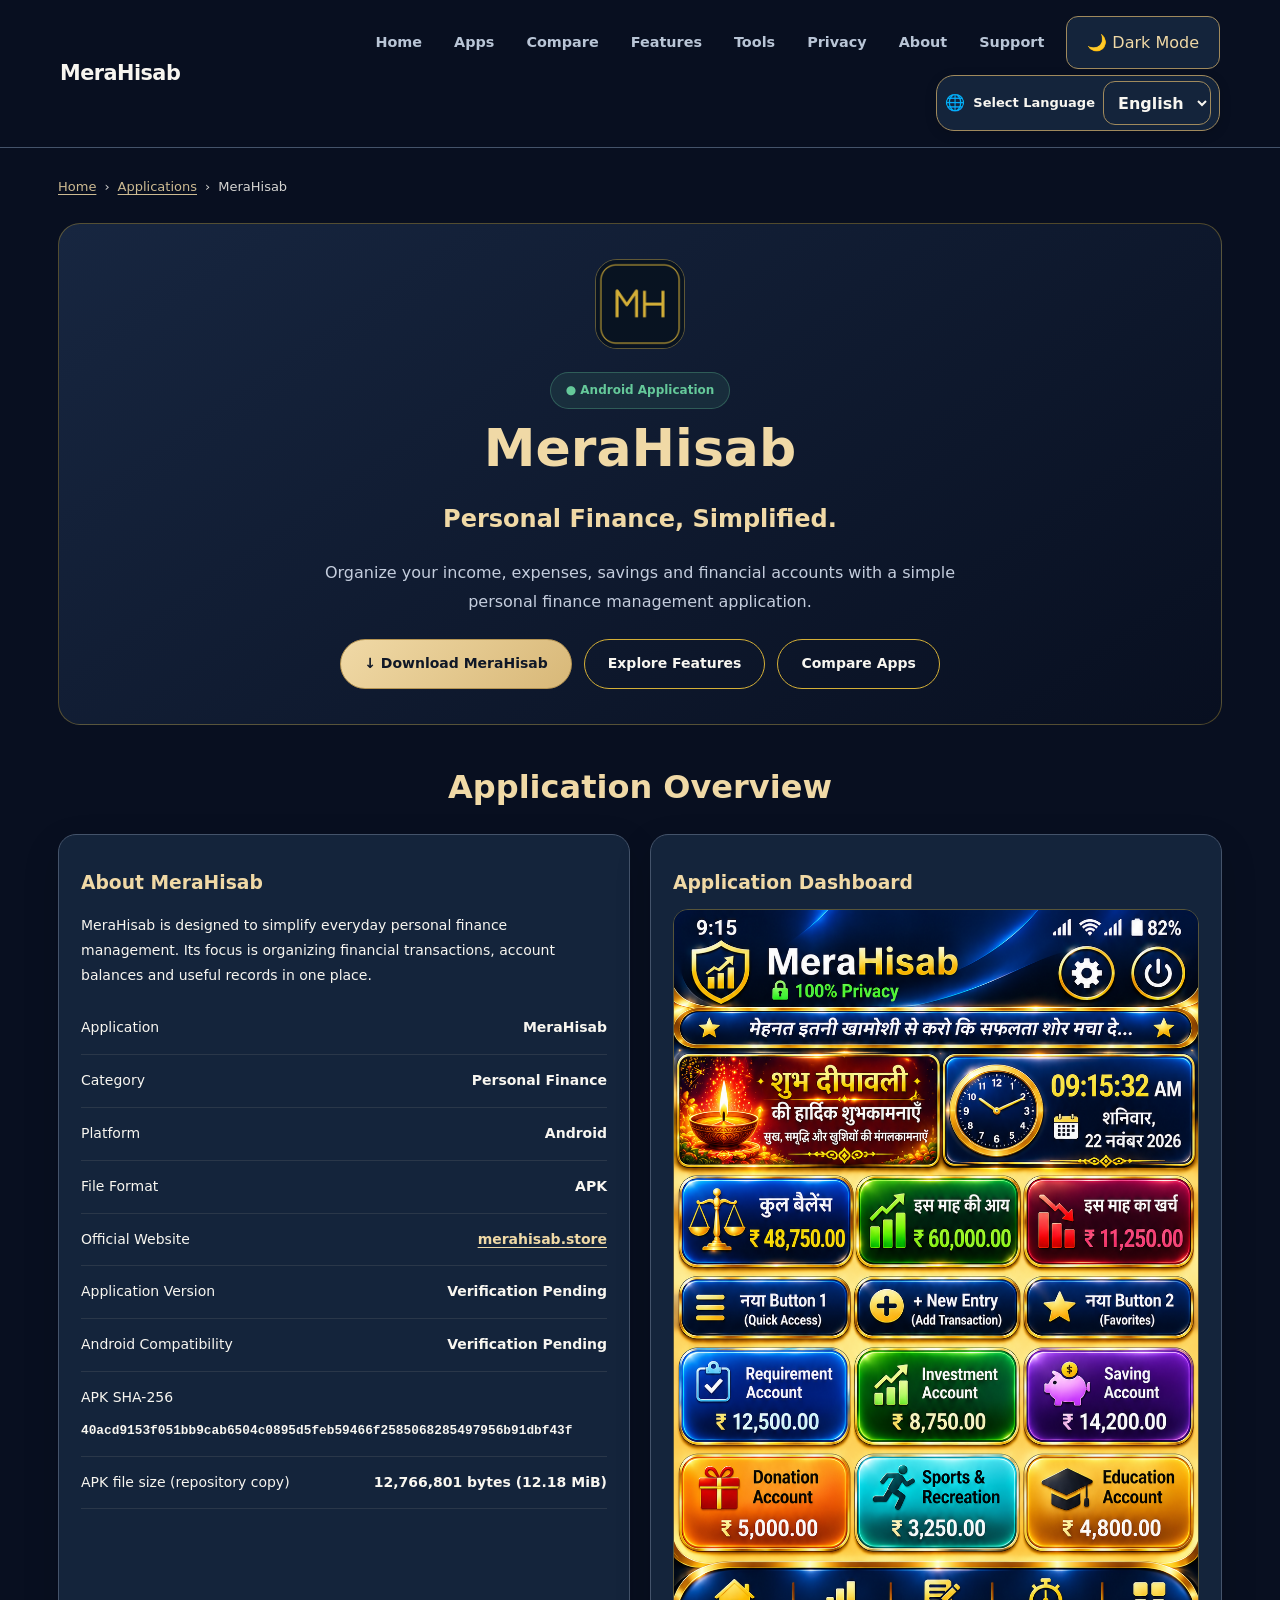
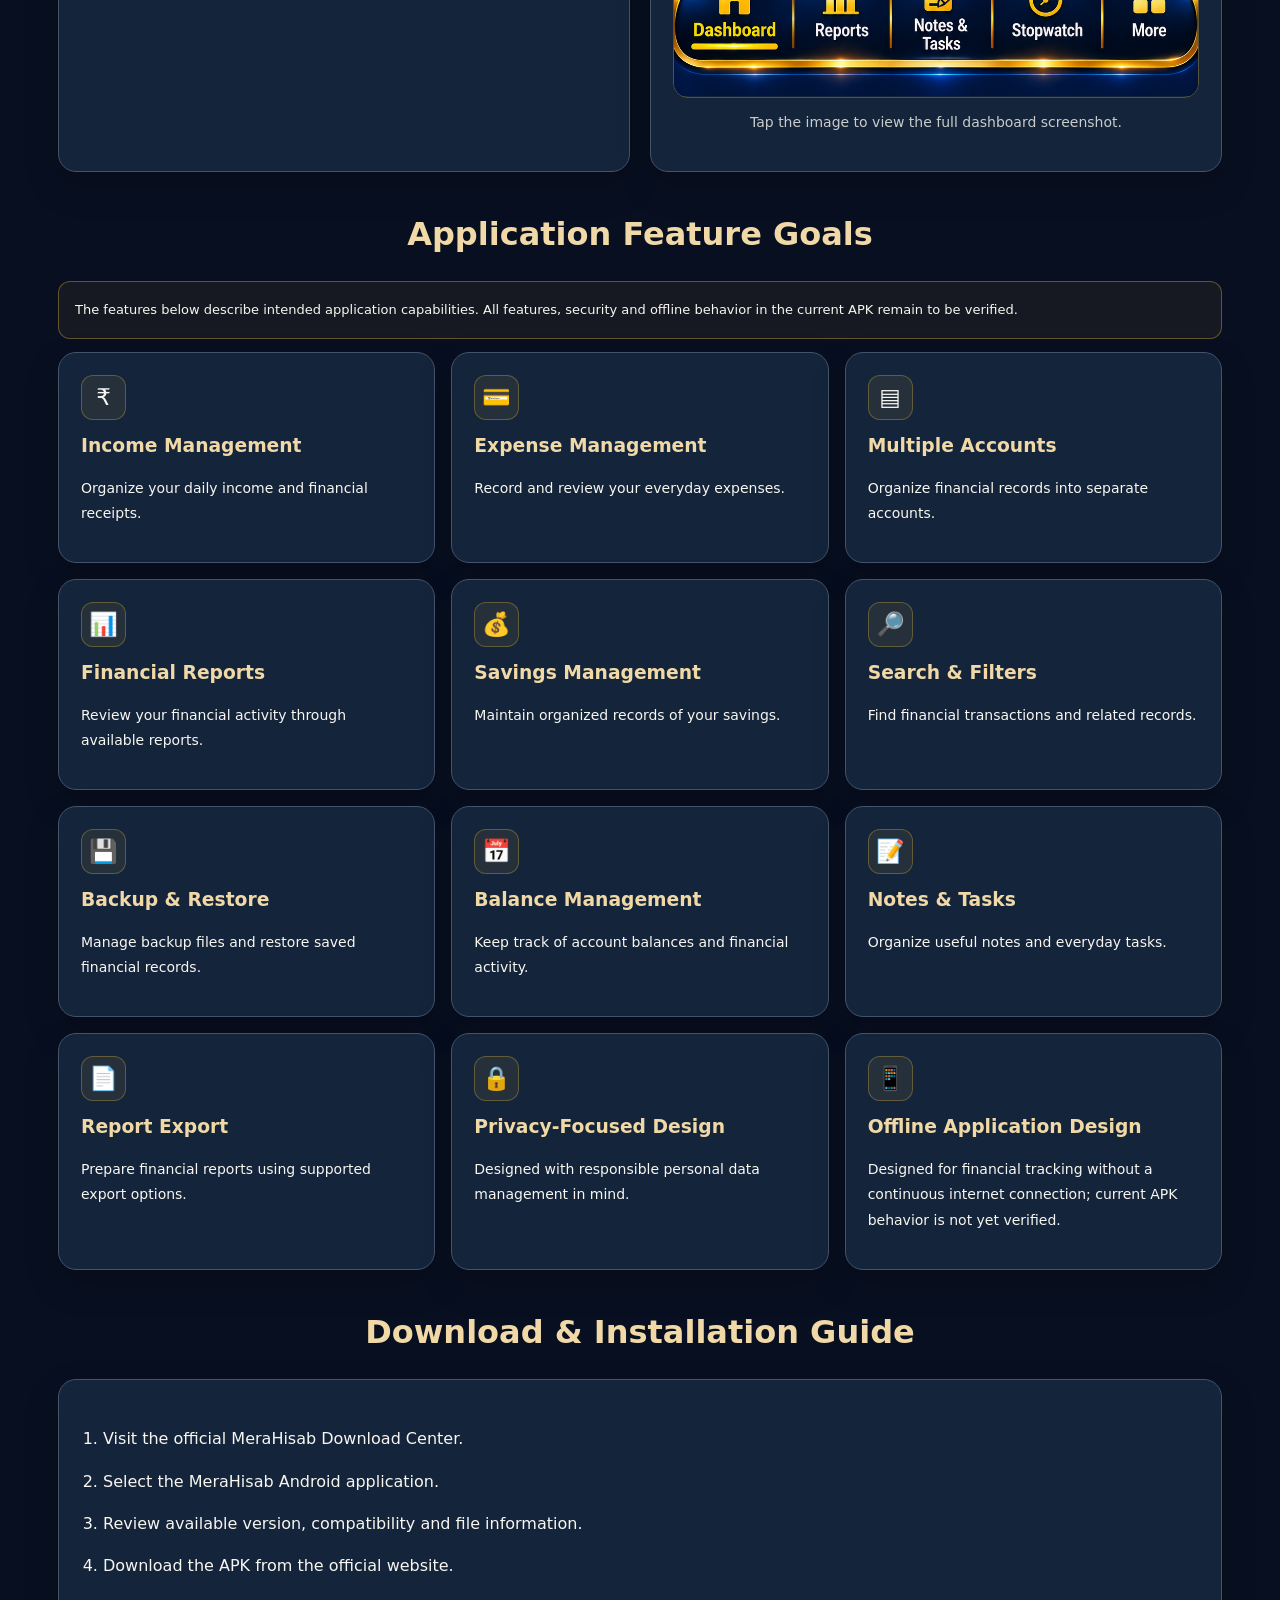
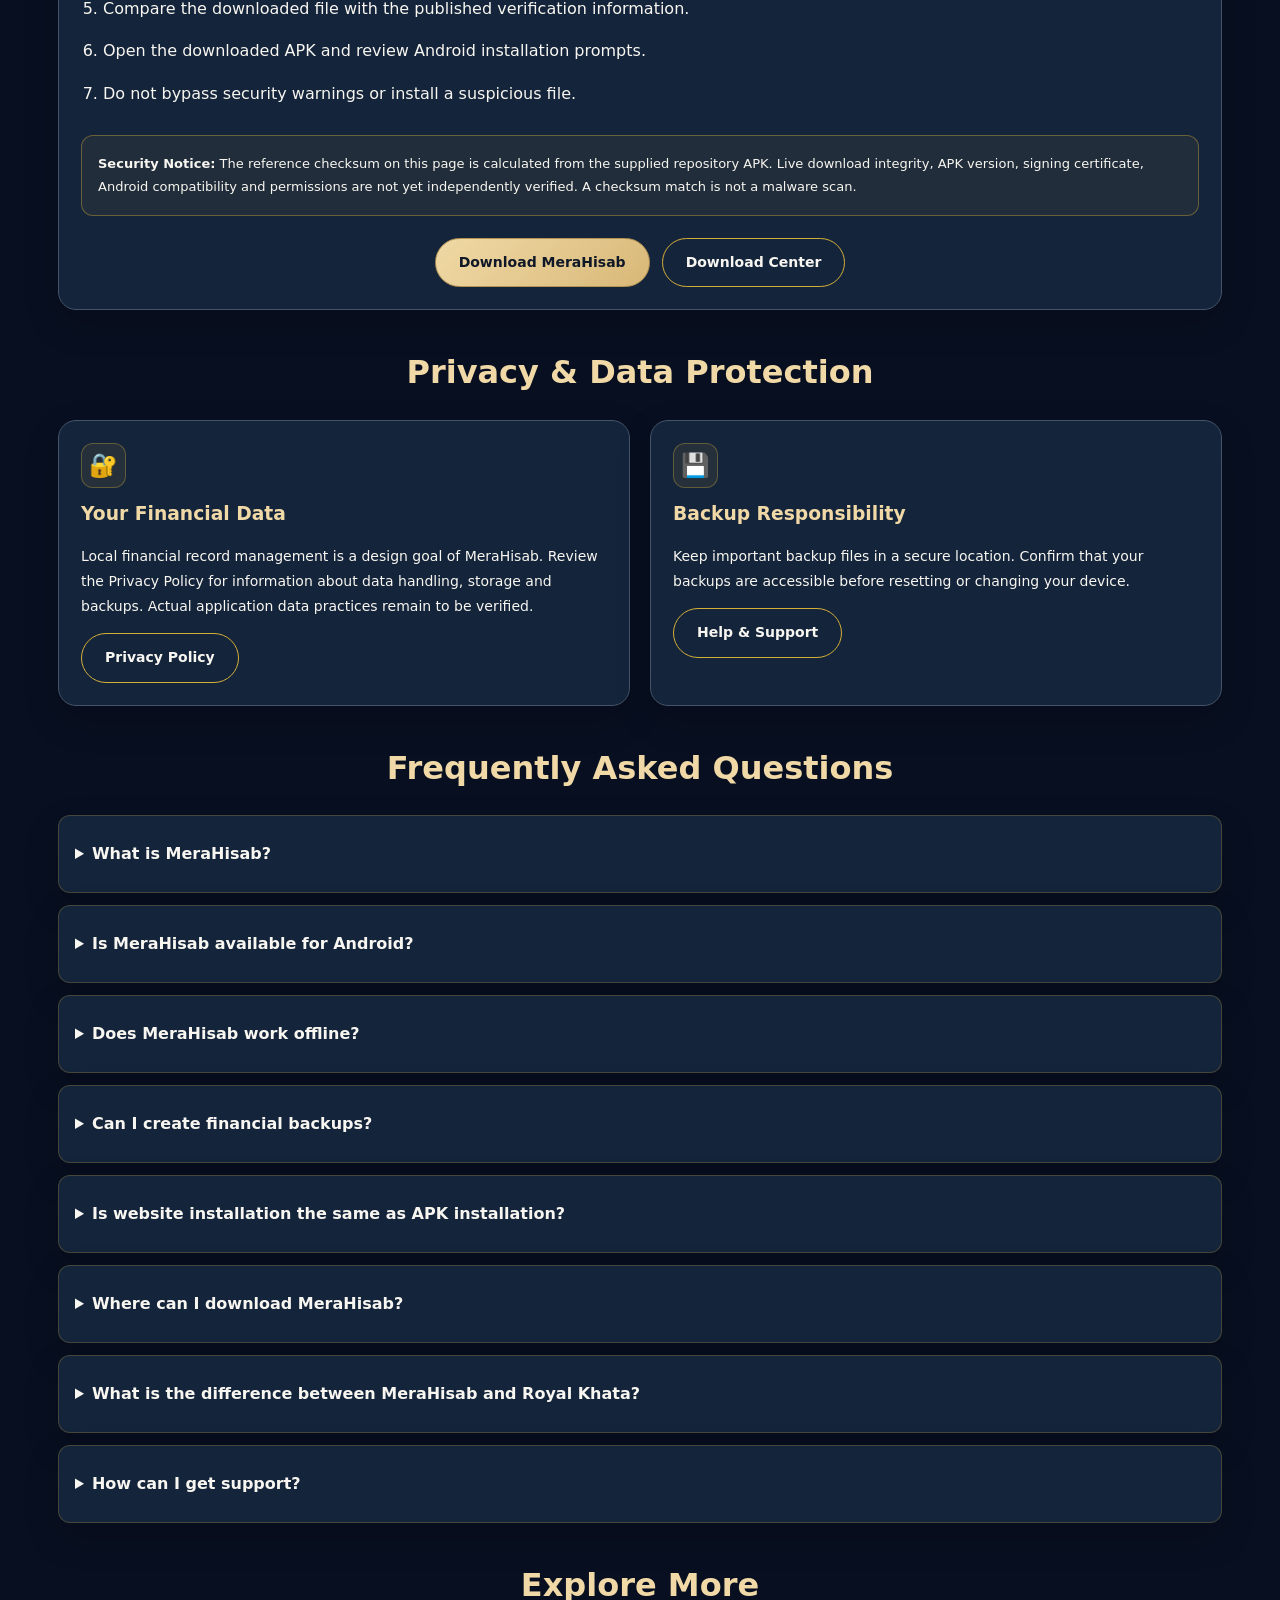
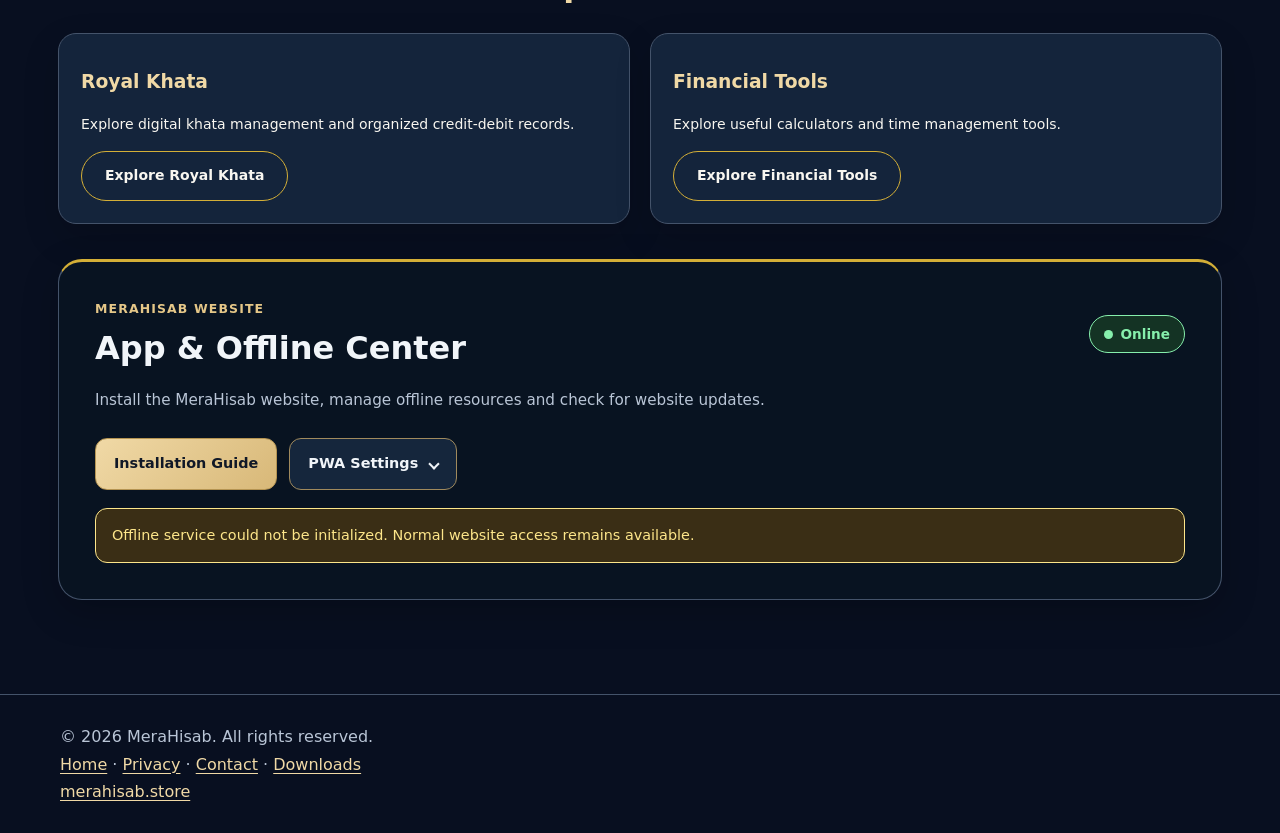
<file: merahisab.html>
<!DOCTYPE html>

<html lang="en-IN">
<head>
<meta charset="utf-8"/>
<meta content="default-src 'self'; script-src 'self' 'sha256-ebGXolPlMaK5JtK2HOotQ8E1wGii+TkVPwmkNlcENHU=' 'sha256-egQ+tYRwxKr8qQ08UIuItxsGsniU5LcG4fdEtEVDFIE='; script-src-attr 'none'; style-src 'self' 'unsafe-inline'; font-src 'self'; img-src 'self' data: blob:; connect-src 'self'; worker-src 'self'; manifest-src 'self'; object-src 'none'; base-uri 'none'; form-action 'self'; frame-src 'none'" http-equiv="Content-Security-Policy"/><meta content="strict-origin-when-cross-origin" name="referrer"/>
<meta content="width=device-width, initial-scale=1.0" name="viewport"/>
<title>MeraHisab App — Personal Finance Management</title>
<meta content="Explore MeraHisab for personal finance management, income, expenses, savings, accounts and financial records." name="description"/>
<meta content="index, follow" name="robots"/>
<meta content="MeraHisab" name="author"/>
<link href="https://merahisab.store/merahisab.html" rel="canonical"/>
<!-- SOCIAL MEDIA SEO -->
<meta content="website" property="og:type"/>
<meta content="MeraHisab" property="og:site_name"/>
<meta content="MeraHisab — Personal Finance, Simplified" property="og:title"/>
<meta content="Manage your everyday income, expenses, savings and financial accounts." property="og:description"/>
<meta content="https://merahisab.store/merahisab.html" property="og:url"/>
<meta content="https://merahisab.store/merahisab-dashboard.png" property="og:image"/>
<meta content="summary_large_image" name="twitter:card"/>
<!-- PWA INTEGRATION -->
<link href="/manifest.json" rel="manifest"/>
<meta content="MeraHisab" name="application-name"/>
<meta content="#080f20" name="theme-color"/>
<meta content="yes" name="mobile-web-app-capable"/>
<meta content="yes" name="apple-mobile-web-app-capable"/>
<meta content="default" name="apple-mobile-web-app-status-bar-style"/>
<meta content="MeraHisab" name="apple-mobile-web-app-title"/>
<link href="/icons/icon-192.png" rel="apple-touch-icon"/>
<link href="/icons/icon-192.png" rel="icon" sizes="192x192" type="image/png"/>
<!-- SHARED WEBSITE ENGINE -->
<link href="/upgrade.css" rel="stylesheet"/>
<link href="/pwa.css" rel="stylesheet"/>
<script defer="" src="/upgrade.js"></script>
<script defer="" src="/pwa.js"></script>
<!-- PREMIUM PAGE DESIGN -->
<style>

    .mh-page {

      width: 100%;
      max-width: 1200px;
      margin: auto;
      padding: 28px 18px;
      box-sizing: border-box;

    }

    .mh-page * {

      box-sizing: border-box;

    }

    .mh-breadcrumb {

      display: flex;
      flex-wrap: wrap;
      gap: 8px;
      margin-bottom: 25px;
      font-size: 13px;
      opacity: 0.85;

    }

    .mh-hero {

      padding: 35px 24px;
      margin-bottom: 30px;
      border: 1px solid rgba(212,175,55,0.35);
      border-radius: 22px;
      background: linear-gradient(
        145deg,
        #172640,
        #080f20
      );
      color: #f8f6f0;
      text-align: center;

    }

    .mh-app-icon {

      width: 90px;
      height: 90px;
      object-fit: contain;
      border-radius: 22px;
      margin-bottom: 15px;
      border: 1px solid rgba(212,175,55,0.4);

    }

    .mh-hero h1 {

      color: #f0d9a6;
      font-size: clamp(32px,5vw,52px);
      margin: 10px 0;

    }

    .mh-hero p {

      max-width: 650px;
      margin: 15px auto;
      color: #c4cddd;
      line-height: 1.8;

    }

    .mh-status {

      display: inline-block;
      padding: 7px 15px;
      border-radius: 30px;
      background: rgba(101,201,154,0.1);
      border: 1px solid rgba(101,201,154,0.3);
      color: #65c99a;
      font-size: 12px;
      font-weight: bold;

    }

    .mh-buttons {

      display: flex;
      flex-wrap: wrap;
      justify-content: center;
      gap: 12px;
      margin-top: 22px;

    }

    .mh-button {

      display: inline-flex;
      align-items: center;
      justify-content: center;
      min-height: 46px;
      padding: 12px 23px;
      border-radius: 30px;
      border: 1px solid #d4af37;
      text-decoration: none;
      text-align: center;
      font-weight: 700;
      font-size: 14px;
      cursor: pointer;

    }

    .mh-button-primary {

      background: linear-gradient(
        135deg,
        #f0d9a6,
        #d4af37
      );
      color: #101827;

    }

    .mh-button-secondary {

      background: transparent;
      color: inherit;

    }

    .mh-section {

      margin: 35px 0;

    }

    .mh-section-title {

      margin-bottom: 20px;
      text-align: center;
      font-size: clamp(23px,4vw,32px);

    }

    .mh-grid {

      display: grid;
      grid-template-columns:
        repeat(2,minmax(0,1fr));
      gap: 20px;

    }

    .mh-grid > * {

      min-width: 0;

    }

    .mh-features {

      display: grid;
      grid-template-columns:
        repeat(3,minmax(0,1fr));
      gap: 16px;

    }

    .mh-card {

      min-width: 0;
      padding: 22px;
      border-radius: 18px;
      border: 1px solid rgba(212,175,55,0.25);
      overflow-wrap: break-word;

    }

    .mh-card h3 {

      margin: 10px 0;

    }

    .mh-card p {

      line-height: 1.8;
      font-size: 14px;

    }

    .mh-feature-icon {

      display: grid;
      width: 45px;
      height: 45px;
      place-items: center;
      border: 1px solid rgba(212,175,55,0.35);
      border-radius: 12px;
      background: rgba(212,175,55,0.09);
      font-size: 23px;

    }

    .mh-dashboard {

      display: block;
      width: 100%;
      height: auto;
      border: 1px solid rgba(212,175,55,0.35);
      border-radius: 15px;

    }

    .mh-caption {

      margin-top: 12px;
      text-align: center;
      font-size: 12px;
      opacity: 0.8;

    }

    .mh-info-row {

      display: flex;
      justify-content: space-between;
      flex-wrap: wrap;
      gap: 10px;
      padding: 14px 0;
      border-bottom: 1px solid rgba(128,128,128,0.2);
      font-size: 14px;

    }

    .mh-info-row strong {

      overflow-wrap: anywhere;

    }

    .mh-notice {

      margin-top: 20px;
      padding: 16px;
      border: 1px solid rgba(212,175,55,0.4);
      border-radius: 12px;
      background: rgba(212,175,55,0.07);
      font-size: 13px;
      line-height: 1.8;

    }

    .mh-installation {

      padding-left: 22px;
      line-height: 1.9;

    }

    .mh-installation li {

      padding: 6px 0;

    }

    .mh-faq details {

      margin-bottom: 12px;
      padding: 16px;
      border: 1px solid rgba(212,175,55,0.25);
      border-radius: 12px;

    }

    .mh-faq summary {

      font-weight: 700;
      cursor: pointer;

    }

    .mh-faq details p {

      margin-top: 12px;
      line-height: 1.8;

    }

    .mh-page a:focus-visible,
    .mh-page button:focus-visible,
    .mh-page summary:focus-visible {

      outline: 3px solid #d4af37;
      outline-offset: 4px;

    }

    html[data-theme="light"] .mh-hero {

      background: linear-gradient(
        145deg,
        #ffffff,
        #f3ead7
      );

      color: #172033;

    }

    html[data-theme="light"] .mh-hero h1 {

      color: #765018;

    }

    html[data-theme="light"] .mh-hero p {

      color: #46546a;

    }

    html[data-theme="light"] .mh-status {

      color: #18734c;

    }

    @media (max-width: 900px) {

      .mh-features {

        grid-template-columns:
          repeat(2,minmax(0,1fr));

      }

    }

    @media (max-width: 650px) {

      .mh-page {

        padding: 18px 14px;

      }

      .mh-grid,
      .mh-features {

        grid-template-columns: minmax(0,1fr);

      }

      .mh-hero {

        padding: 28px 18px;

      }

      .mh-card {

        padding: 18px;

      }

      .mh-buttons {

        flex-direction: column;

      }

      .mh-button {

        width: 100%;

      }

    }

  
    .mh-hero h2 { color: #f0d9a6; }
    html[data-theme="light"] .mh-hero h2 { color: #765018; }
    .mh-page .mh-button { max-width:100%; white-space:normal; overflow-wrap:anywhere; }
    .mh-info-row > * { min-width:0; max-width:100%; }
    .mh-checksum { font-family: ui-monospace,monospace; font-size:.8rem; overflow-wrap:anywhere; }
    .mh-dashboard { aspect-ratio: 1024 / 1536; object-fit:contain; }
    .mh-faq summary { min-height:44px; padding-block:8px; }
    @media print { .mh-hero { border:1px solid #aaa; } .mh-dashboard { max-height: 18cm; width:auto; margin:auto; } }
</style>
<script type="application/ld+json">{"@context":"https://schema.org","@type":"BreadcrumbList","itemListElement":[{"@type":"ListItem","position":1,"name":"Home","item":"https://merahisab.store/"},{"@type":"ListItem","position":2,"name":"Applications","item":"https://merahisab.store/downloads.html"},{"@type":"ListItem","position":3,"name":"MeraHisab","item":"https://merahisab.store/merahisab.html"}]}</script></head>
<body><a class="skip-link" data-mh-hi="मुख्य सामग्री पर जाएँ" data-no-translate="true" href="#main-content">Skip to main content</a>
<!-- WEBSITE HEADER -->
<header class="site">
<div class="container">
<strong>MeraHisab</strong>
<nav aria-label="Main navigation" data-mh-aria-hi="मुख्य नेविगेशन">
<a data-mh-hi="होम" data-no-translate="true" href="/index.html">Home</a>
<a data-mh-hi="ऐप्स" data-no-translate="true" href="/downloads.html">Apps</a>
<a data-mh-hi="तुलना" data-no-translate="true" href="/compare.html">Compare</a>
<a data-mh-hi="विशेषताएँ" data-no-translate="true" href="/index.html#features">Features</a>
<a data-mh-hi="उपकरण" data-no-translate="true" href="/tools.html">Tools</a>
<a data-mh-hi="गोपनीयता" data-no-translate="true" href="/privacy.html">Privacy</a>
<a data-mh-hi="हमारे बारे में" data-no-translate="true" href="/about.html">About</a>
<a data-mh-hi="सहायता" data-no-translate="true" href="/contact.html">Support</a>
<button aria-label="Change website theme" id="theme" type="button">

          Theme

        </button>
</nav>
</div>
</header>
<!-- MAIN APPLICATION PAGE -->
<main class="shell mh-page" id="main-content" tabindex="-1">
<!-- BREADCRUMB NAVIGATION -->
<nav aria-label="Breadcrumb" class="mh-breadcrumb" data-mh-aria-hi="पेज का मार्ग">
<a data-mh-hi="होम" data-no-translate="true" href="/index.html">Home</a>
<span aria-hidden="true">›</span>
<a data-mh-hi="ऐप्स" data-no-translate="true" href="/downloads.html">Applications</a>
<span aria-hidden="true">›</span>
<span aria-current="page">MeraHisab</span>
</nav>
<!-- APPLICATION HERO -->
<section class="mh-hero">
<img alt="MeraHisab application icon" class="mh-app-icon" data-mh-alt-hi="MeraHisab ऐप का आइकन" height="90" src="/icons/shortcut-merahisab.png" width="90"/>
<div>
<span class="mh-status" data-mh-hi="● Android ऐप" data-no-translate="true">

          ● Android Application

        </span>
</div>
<h1>MeraHisab</h1>
<h2 data-mh-hi="व्यक्तिगत वित्त, आसान तरीके से।" data-no-translate="true">Personal Finance, Simplified.</h2>
<p data-mh-hi="एक सरल व्यक्तिगत वित्त प्रबंधन ऐप के साथ अपनी आय, खर्च, बचत और वित्तीय खाते व्यवस्थित करें।" data-no-translate="true">

        Organize your income, expenses, savings
        and financial accounts with a simple
        personal finance management application.

      </p>
<div class="mh-buttons">
<a class="mh-button mh-button-primary" data-mh-hi="↓ MeraHisab डाउनलोड करें" data-no-translate="true" href="/download.html">

          ↓ Download MeraHisab

        </a>
<a class="mh-button mh-button-secondary" data-mh-hi="विशेषताएँ देखें" data-no-translate="true" href="#app-features">

          Explore Features

        </a>
<a class="mh-button mh-button-secondary" data-mh-hi="ऐप्स की तुलना करें" data-no-translate="true" href="/compare.html">

          Compare Apps

        </a>
</div>
</section>
<!-- APPLICATION INFORMATION -->
<section class="mh-section">
<h2 class="mh-section-title" data-mh-hi="ऐप का परिचय" data-no-translate="true">

        Application Overview

      </h2>
<div class="mh-grid">
<article class="upgrade-card mh-card">
<h3 data-mh-hi="MeraHisab के बारे में" data-no-translate="true">About MeraHisab</h3>
<p data-mh-hi="MeraHisab का उद्देश्य रोजमर्रा के व्यक्तिगत वित्त प्रबंधन को सरल बनाना है। वित्तीय लेनदेन, खातों की शेष राशि और उपयोगी वित्तीय रिकॉर्ड एक जगह व्यवस्थित करने पर इसका ध्यान है।" data-no-translate="true">MeraHisab is designed to simplify everyday personal finance management. Its focus is organizing financial transactions, account balances and useful records in one place.</p>
<div class="mh-info-row">
<span data-mh-hi="ऐप" data-no-translate="true">Application</span>
<strong>MeraHisab</strong>
</div>
<div class="mh-info-row">
<span data-mh-hi="श्रेणी" data-no-translate="true">Category</span>
<strong data-mh-hi="व्यक्तिगत वित्त" data-no-translate="true">Personal Finance</strong>
</div>
<div class="mh-info-row">
<span data-mh-hi="प्लेटफॉर्म" data-no-translate="true">Platform</span>
<strong>Android</strong>
</div>
<div class="mh-info-row">
<span data-mh-hi="फ़ाइल प्रारूप" data-no-translate="true">File Format</span>
<strong>APK</strong>
</div>
<div class="mh-info-row">
<span data-mh-hi="आधिकारिक वेबसाइट" data-no-translate="true">Official Website</span>
<strong>
<a href="https://merahisab.store/">

                merahisab.store

              </a>
</strong>
</div>
<div class="mh-info-row">
<span data-mh-hi="ऐप का संस्करण" data-no-translate="true">Application Version</span>
<strong data-mh-hi="सत्यापन लंबित" data-no-translate="true">Verification Pending</strong>
</div>
<div class="mh-info-row">
<span data-mh-hi="Android अनुकूलता" data-no-translate="true">Android Compatibility</span>
<strong data-mh-hi="सत्यापन लंबित" data-no-translate="true">Verification Pending</strong>
</div>
<div class="mh-info-row">
<span data-mh-hi="APK SHA-256" data-no-translate="true">APK SHA-256</span>
<strong class="mh-checksum" data-no-translate="true">40acd9153f051bb9cab6504c0895d5feb59466f2585068285497956b91dbf43f</strong>
</div><div class="mh-info-row"><span data-mh-hi="APK फ़ाइल का आकार (रिपॉज़िटरी की प्रति)" data-no-translate="true">APK file size (repository copy)</span><strong data-no-translate="true">12,766,801 bytes (12.18 MiB)</strong></div>
</article>
<!-- REAL DASHBOARD PREVIEW -->
<article class="upgrade-card mh-card">
<h3 data-mh-hi="ऐप का डैशबोर्ड" data-no-translate="true">Application Dashboard</h3>
<a href="/merahisab-dashboard.png">
<img alt="MeraHisab application dashboard screenshot" class="mh-dashboard" data-mh-alt-hi="MeraHisab ऐप के डैशबोर्ड का स्क्रीनशॉट" decoding="async" height="1536" loading="lazy" src="/merahisab-dashboard.png" width="1024"/>
</a>
<p class="mh-caption" data-mh-hi="पूरा डैशबोर्ड स्क्रीनशॉट देखने के लिए चित्र पर टैप करें।" data-no-translate="true">

            Tap the image to view the full
            dashboard screenshot.

          </p>
</article>
</div>
</section>
<!-- APPLICATION FEATURES -->
<section class="mh-section" id="app-features">
<h2 class="mh-section-title" data-mh-hi="ऐप की लक्षित विशेषताएँ" data-no-translate="true">Application Feature Goals</h2><p class="mh-notice" data-mh-hi="नीचे दी गई विशेषताएँ ऐप के लक्षित कार्यों का वर्णन करती हैं। वर्तमान APK में सभी सुविधाओं, सुरक्षा और ऑफलाइन व्यवहार का सत्यापन अभी बाकी है।" data-no-translate="true">The features below describe intended application capabilities. All features, security and offline behavior in the current APK remain to be verified.</p>
<div class="mh-features">
<article class="upgrade-card mh-card">
<div aria-hidden="true" class="mh-feature-icon">₹</div>
<h3 data-mh-hi="आय प्रबंधन" data-no-translate="true">Income Management</h3>
<p data-mh-hi="दैनिक आय और वित्तीय प्राप्तियों को व्यवस्थित करना।" data-no-translate="true">

            Organize your daily income
            and financial receipts.

          </p>
</article>
<article class="upgrade-card mh-card">
<div aria-hidden="true" class="mh-feature-icon">💳</div>
<h3 data-mh-hi="खर्च प्रबंधन" data-no-translate="true">Expense Management</h3>
<p data-mh-hi="रोजमर्रा के खर्च दर्ज करना और उनकी समीक्षा करना।" data-no-translate="true">

            Record and review your
            everyday expenses.

          </p>
</article>
<article class="upgrade-card mh-card">
<div aria-hidden="true" class="mh-feature-icon">▤</div>
<h3 data-mh-hi="एक से अधिक खाते" data-no-translate="true">Multiple Accounts</h3>
<p data-mh-hi="वित्तीय रिकॉर्ड अलग-अलग खातों में व्यवस्थित करना।" data-no-translate="true">

            Organize financial records
            into separate accounts.

          </p>
</article>
<article class="upgrade-card mh-card">
<div aria-hidden="true" class="mh-feature-icon">📊</div>
<h3 data-mh-hi="वित्तीय रिपोर्ट" data-no-translate="true">Financial Reports</h3>
<p data-mh-hi="उपलब्ध रिपोर्ट से वित्तीय गतिविधियों की समीक्षा करना।" data-no-translate="true">

            Review your financial activity
            through available reports.

          </p>
</article>
<article class="upgrade-card mh-card">
<div aria-hidden="true" class="mh-feature-icon">💰</div>
<h3 data-mh-hi="बचत प्रबंधन" data-no-translate="true">Savings Management</h3>
<p data-mh-hi="बचत के व्यवस्थित रिकॉर्ड रखना।" data-no-translate="true">

            Maintain organized records
            of your savings.

          </p>
</article>
<article class="upgrade-card mh-card">
<div aria-hidden="true" class="mh-feature-icon">🔎</div>
<h3 data-mh-hi="खोज और फ़िल्टर" data-no-translate="true">Search &amp; Filters</h3>
<p data-mh-hi="वित्तीय लेनदेन और संबंधित रिकॉर्ड खोजना।" data-no-translate="true">

            Find financial transactions
            and related records.

          </p>
</article>
<article class="upgrade-card mh-card">
<div aria-hidden="true" class="mh-feature-icon">💾</div>
<h3 data-mh-hi="बैकअप और पुनर्स्थापना" data-no-translate="true">Backup &amp; Restore</h3>
<p data-mh-hi="बैकअप फ़ाइलें प्रबंधित करना और सहेजे गए वित्तीय रिकॉर्ड पुनर्स्थापित करना।" data-no-translate="true">

            Manage backup files and
            restore saved financial records.

          </p>
</article>
<article class="upgrade-card mh-card">
<div aria-hidden="true" class="mh-feature-icon">📅</div>
<h3 data-mh-hi="शेष राशि प्रबंधन" data-no-translate="true">Balance Management</h3>
<p data-mh-hi="खातों की शेष राशि और वित्तीय गतिविधियों का हिसाब रखना।" data-no-translate="true">

            Keep track of account balances
            and financial activity.

          </p>
</article>
<article class="upgrade-card mh-card">
<div aria-hidden="true" class="mh-feature-icon">📝</div>
<h3 data-mh-hi="नोट्स और कार्य" data-no-translate="true">Notes &amp; Tasks</h3>
<p data-mh-hi="उपयोगी नोट्स और रोजमर्रा के कार्य व्यवस्थित करना।" data-no-translate="true">

            Organize useful notes and
            everyday tasks.

          </p>
</article>
<article class="upgrade-card mh-card">
<div aria-hidden="true" class="mh-feature-icon">📄</div>
<h3 data-mh-hi="रिपोर्ट एक्सपोर्ट" data-no-translate="true">Report Export</h3>
<p data-mh-hi="समर्थित विकल्पों से वित्तीय रिपोर्ट तैयार करना।" data-no-translate="true">

            Prepare financial reports using
            supported export options.

          </p>
</article>
<article class="upgrade-card mh-card">
<div aria-hidden="true" class="mh-feature-icon">🔒</div>
<h3 data-mh-hi="गोपनीयता-केंद्रित डिज़ाइन" data-no-translate="true">Privacy-Focused Design</h3>
<p data-mh-hi="जिम्मेदार व्यक्तिगत डेटा प्रबंधन को ध्यान में रखना।" data-no-translate="true">

            Designed with responsible
            personal data management in mind.

          </p>
</article>
<article class="upgrade-card mh-card">
<div aria-hidden="true" class="mh-feature-icon">📱</div>
<h3 data-mh-hi="ऑफलाइन ऐप डिज़ाइन" data-no-translate="true">Offline Application Design</h3>
<p data-mh-hi="लगातार इंटरनेट कनेक्शन के बिना रोजमर्रा का वित्तीय हिसाब रखना इसका डिज़ाइन लक्ष्य है।" data-no-translate="true">Designed for financial tracking without a continuous internet connection; current APK behavior is not yet verified.</p>
</article>
</div>
</section>
<!-- INSTALLATION GUIDE -->
<section class="mh-section">
<h2 class="mh-section-title" data-mh-hi="डाउनलोड और इंस्टॉलेशन गाइड" data-no-translate="true">

        Download &amp; Installation Guide

      </h2>
<article class="upgrade-card mh-card">
<ol class="mh-installation">
<li data-mh-hi="आधिकारिक MeraHisab डाउनलोड केंद्र पर जाएँ।" data-no-translate="true">

            Visit the official MeraHisab
            Download Center.

          </li>
<li data-mh-hi="MeraHisab Android ऐप चुनें।" data-no-translate="true">

            Select the MeraHisab Android
            application.

          </li>
<li data-mh-hi="उपलब्ध संस्करण, अनुकूलता और फ़ाइल की जानकारी देखें।" data-no-translate="true">

            Review available version,
            compatibility and file information.

          </li>
<li data-mh-hi="आधिकारिक वेबसाइट से APK डाउनलोड करें।" data-no-translate="true">

            Download the APK from the
            official website.

          </li>
<li data-mh-hi="प्रकाशित सत्यापन जानकारी से डाउनलोड की गई फ़ाइल का मिलान करें।" data-no-translate="true">Compare the downloaded file with the published verification information.</li>
<li data-mh-hi="डाउनलोड किया APK खोलें और Android के इंस्टॉलेशन संदेश ध्यान से पढ़ें।" data-no-translate="true">

            Open the downloaded APK and
            review Android installation prompts.

          </li>
<li data-mh-hi="सुरक्षा चेतावनियों को नज़रअंदाज़ न करें और संदिग्ध फ़ाइल इंस्टॉल न करें।" data-no-translate="true">

            Do not bypass security warnings
            or install a suspicious file.

          </li>
</ol>
<div class="mh-notice">
<strong data-mh-hi="सुरक्षा सूचना:" data-no-translate="true">Security Notice:</strong><span data-mh-hi=" नीचे दिया संदर्भ चेकसम उपलब्ध रिपॉज़िटरी APK से निकाला गया है। लाइव डाउनलोड, APK संस्करण, हस्ताक्षर प्रमाणपत्र, Android अनुकूलता और अनुमतियों का स्वतंत्र सत्यापन अभी बाकी है। चेकसम मिलना मैलवेयर जाँच नहीं है।" data-no-translate="true"> The reference checksum on this page is calculated from the supplied repository APK. Live download integrity, APK version, signing certificate, Android compatibility and permissions are not yet independently verified. A checksum match is not a malware scan.</span></div>
<div class="mh-buttons">
<a class="mh-button mh-button-primary" data-mh-hi="MeraHisab डाउनलोड करें" data-no-translate="true" href="/download.html">

            Download MeraHisab

          </a>
<a class="mh-button mh-button-secondary" data-mh-hi="डाउनलोड केंद्र" data-no-translate="true" href="/downloads.html">

            Download Center

          </a>
</div>
</article>
</section>
<!-- PRIVACY AND DATA PROTECTION -->
<section class="mh-section">
<h2 class="mh-section-title" data-mh-hi="गोपनीयता और डेटा संरक्षण" data-no-translate="true">

        Privacy &amp; Data Protection

      </h2>
<div class="mh-grid">
<article class="upgrade-card mh-card">
<div aria-hidden="true" class="mh-feature-icon">🔐</div>
<h3 data-mh-hi="आपका वित्तीय डेटा" data-no-translate="true">Your Financial Data</h3>
<p data-mh-hi="स्थानीय वित्तीय रिकॉर्ड प्रबंधन MeraHisab का डिज़ाइन लक्ष्य है। डेटा प्रबंधन, स्टोरेज और बैकअप संबंधी जानकारी के लिए गोपनीयता नीति देखें। ऐप के वास्तविक डेटा व्यवहार का सत्यापन बाकी है।" data-no-translate="true">Local financial record management is a design goal of MeraHisab. Review the Privacy Policy for information about data handling, storage and backups. Actual application data practices remain to be verified.</p>
<a class="mh-button mh-button-secondary" data-mh-hi="गोपनीयता नीति" data-no-translate="true" href="/privacy.html">

            Privacy Policy

          </a>
</article>
<article class="upgrade-card mh-card">
<div aria-hidden="true" class="mh-feature-icon">💾</div>
<h3 data-mh-hi="बैकअप की जिम्मेदारी" data-no-translate="true">Backup Responsibility</h3>
<p data-mh-hi="महत्वपूर्ण बैकअप फ़ाइलें सुरक्षित जगह रखें। डिवाइस रीसेट या बदलने से पहले सुनिश्चित करें कि बैकअप उपलब्ध हैं।" data-no-translate="true">

            Keep important backup files
            in a secure location.

            Confirm that your backups are
            accessible before resetting
            or changing your device.

          </p>
<a class="mh-button mh-button-secondary" data-mh-hi="मदद और सहायता" data-no-translate="true" href="/contact.html">

            Help &amp; Support

          </a>
</article>
</div>
</section>
<!-- FREQUENTLY ASKED QUESTIONS -->
<section class="mh-section mh-faq">
<h2 class="mh-section-title" data-mh-hi="अक्सर पूछे जाने वाले प्रश्न" data-no-translate="true">

        Frequently Asked Questions

      </h2>
<details class="upgrade-card">
<summary data-mh-hi="MeraHisab क्या है?" data-no-translate="true">

          What is MeraHisab?

        </summary>
<p data-mh-hi="MeraHisab एक व्यक्तिगत वित्त प्रबंधन ऐप है जिसका उद्देश्य आय, खर्च, बचत और खाते व्यवस्थित करना है।" data-no-translate="true">

          MeraHisab is a personal finance
          management application designed
          to organize income, expenses,
          savings and accounts.

        </p>
</details>
<details class="upgrade-card">
<summary data-mh-hi="क्या MeraHisab Android के लिए उपलब्ध है?" data-no-translate="true">

          Is MeraHisab available for Android?

        </summary>
<p data-mh-hi="MeraHisab Android APK के रूप में उपलब्ध कराया जाता है। न्यूनतम समर्थित Android संस्करण का सत्यापन बाकी है।" data-no-translate="true">

          MeraHisab is distributed as an
          Android APK. Minimum supported
          Android version is pending verification.

        </p>
</details>
<details class="upgrade-card">
<summary data-mh-hi="क्या MeraHisab ऑफलाइन काम करता है?" data-no-translate="true">

          Does MeraHisab work offline?

        </summary>
<p data-mh-hi="ऑफलाइन वित्तीय हिसाब रखना ऐप का डिज़ाइन लक्ष्य है। वर्तमान APK में इसकी पुष्टि बाकी है। वेबसाइट के कुछ संसाधनों और ऐप डाउनलोड के लिए इंटरनेट की जरूरत हो सकती है।" data-no-translate="true">Offline financial tracking is a design goal. It has not yet been verified in the current APK. Some website resources and application downloads may require an internet connection.</p>
</details>
<details class="upgrade-card">
<summary data-mh-hi="क्या मैं वित्तीय बैकअप बना सकता हूँ?" data-no-translate="true">

          Can I create financial backups?

        </summary>
<p data-mh-hi="बैकअप और पुनर्स्थापना ऐप के डिज़ाइन लक्ष्य हैं। वर्तमान APK में इनकी पुष्टि बाकी है। अपनी बैकअप फ़ाइलें सुरक्षित रखें।" data-no-translate="true">Backup and restore are design goals. They have not yet been verified in the current APK. Keep your backup files secure.</p>
</details>
<details class="upgrade-card">
<summary data-mh-hi="क्या वेबसाइट इंस्टॉल करना और APK इंस्टॉल करना एक जैसा है?" data-no-translate="true">

          Is website installation the same as APK installation?

        </summary>
<p data-mh-hi="नहीं। MeraHisab वेबसाइट को Progressive Web App के रूप में इंस्टॉल करना Android ऐप इंस्टॉल करने से अलग है।" data-no-translate="true">

          No. Installing the MeraHisab website
          as a Progressive Web App is separate
          from installing the Android application.

        </p>
</details>
<details class="upgrade-card">
<summary data-mh-hi="MeraHisab कहाँ से डाउनलोड कर सकता हूँ?" data-no-translate="true">

          Where can I download MeraHisab?

        </summary>
<p><span data-mh-hi="आधिकारिक " data-no-translate="true">Visit the official </span><a data-mh-hi="डाउनलोड केंद्र" data-no-translate="true" href="/downloads.html">

            Download Center

          </a><span data-mh-hi=" पर ऐप डाउनलोड की जानकारी देखें।" data-no-translate="true"> for application download information.</span></p>
</details>
<details class="upgrade-card">
<summary data-mh-hi="MeraHisab और Royal Khata में क्या अंतर है?" data-no-translate="true">

          What is the difference between MeraHisab and Royal Khata?

        </summary>
<p><span data-mh-hi="MeraHisab व्यक्तिगत वित्त प्रबंधन पर केंद्रित है। Royal Khata व्यवस्थित डिजिटल खाता और क्रेडिट-डेबिट रिकॉर्ड पर केंद्रित है। अधिक जानकारी के लिए " data-no-translate="true">MeraHisab focuses on personal finance management. Royal Khata focuses on organized digital khata and credit-debit records. Visit the </span><a data-mh-hi="तुलना पेज" data-no-translate="true" href="/compare.html">

            Comparison Page

          </a><span data-mh-hi=" देखें।" data-no-translate="true"> for more information.</span></p>
</details>
<details class="upgrade-card">
<summary data-mh-hi="सहायता कैसे प्राप्त कर सकता हूँ?" data-no-translate="true">

          How can I get support?

        </summary>
<p><span data-mh-hi="उपलब्ध सहायता विकल्पों के लिए " data-no-translate="true">Visit the </span><a data-mh-hi="संपर्क और सहायता पेज" data-no-translate="true" href="/contact.html">

            Contact &amp; Support Page

          </a><span data-mh-hi=" देखें।" data-no-translate="true"> for available support options.</span></p>
</details>
</section>
<!-- EXPLORE OTHER RESOURCES -->
<section class="mh-section">
<h2 class="mh-section-title" data-mh-hi="और देखें" data-no-translate="true">

        Explore More

      </h2>
<div class="mh-grid">
<article class="upgrade-card mh-card">
<h3>Royal Khata</h3>
<p data-mh-hi="डिजिटल खाता प्रबंधन और व्यवस्थित क्रेडिट-डेबिट रिकॉर्ड के बारे में जानें।" data-no-translate="true">

            Explore digital khata management
            and organized credit-debit records.

          </p>
<a class="mh-button mh-button-secondary" data-mh-hi="Royal Khata देखें" data-no-translate="true" href="/royal-khata.html">

            Explore Royal Khata

          </a>
</article>
<article class="upgrade-card mh-card">
<h3 data-mh-hi="वित्तीय उपकरण" data-no-translate="true">Financial Tools</h3>
<p data-mh-hi="उपयोगी कैलकुलेटर और समय प्रबंधन उपकरण देखें।" data-no-translate="true">

            Explore useful calculators
            and time management tools.

          </p>
<a class="mh-button mh-button-secondary" data-mh-hi="वित्तीय उपकरण देखें" data-no-translate="true" href="/tools.html">

            Explore Financial Tools

          </a>
</article>
</div>
</section>
<!-- PWA INSTALLATION AND DIAGNOSTICS -->
<section class="mh-section" id="pwaMount">
<!--
        PWA installation, offline settings,
        cache management and diagnostics
        are generated automatically by pwa.js.
      -->
</section>
</main>
<!-- WEBSITE FOOTER -->
<footer class="site">
<div class="container">

      © <span data-year="">2026</span><span data-mh-hi=" MeraHisab। सर्वाधिकार सुरक्षित। " data-no-translate="true"> MeraHisab. All rights reserved. </span><br/>
<a data-mh-hi="होम" data-no-translate="true" href="/index.html">Home</a>

      ·

      <a data-mh-hi="गोपनीयता" data-no-translate="true" href="/privacy.html">Privacy</a>

      ·

      <a data-mh-hi="संपर्क" data-no-translate="true" href="/contact.html">Contact</a>

      ·

      <a data-mh-hi="डाउनलोड" data-no-translate="true" href="/downloads.html">Downloads</a>
<br/>
<a href="https://merahisab.store/">

        merahisab.store

      </a>
</div>
</footer>
<!-- JAVASCRIPT FALLBACK -->
<noscript>
<div style="
      padding:20px;
      text-align:center;
      background:#172640;
      color:#f0d9a6;
    ">JavaScript is disabled. Theme, language switching and PWA features require JavaScript. / JavaScript बंद है। थीम, भाषा बदलने और PWA सुविधाओं के लिए JavaScript जरूरी है।</div>
</noscript>
<script>(function(){"use strict";
const texts=Array.from(document.querySelectorAll("[data-mh-hi]")).map(e=>[e,e.textContent,e.dataset.mhHi]);
const attrs=[];for(const [attr,hook] of [["alt","data-mh-alt-hi"],["aria-label","data-mh-aria-hi"]]){document.querySelectorAll("["+hook+"]").forEach(e=>attrs.push([e,attr,e.getAttribute(attr),e.getAttribute(hook)]));}
const title=document.title;
function apply(){const engine=window.MeraHisabLanguage;const hi=engine&&typeof engine.getLanguage==="function"?engine.getLanguage()==="hi":document.documentElement.dataset.language==="hi";texts.forEach(([e,en,h])=>{const value=hi?h:en;if(e.textContent!==value)e.textContent=value;});attrs.forEach(([e,a,en,h])=>{const value=hi?h:en;if(e.getAttribute(a)!==value)e.setAttribute(a,value);});document.title=hi?"MeraHisab ऐप — व्यक्तिगत वित्त प्रबंधन":title;}
window.addEventListener("merahisab:languagechange",apply);window.addEventListener("merahisab:languageready",apply);apply();
})();</script></body>
</html>
</file>
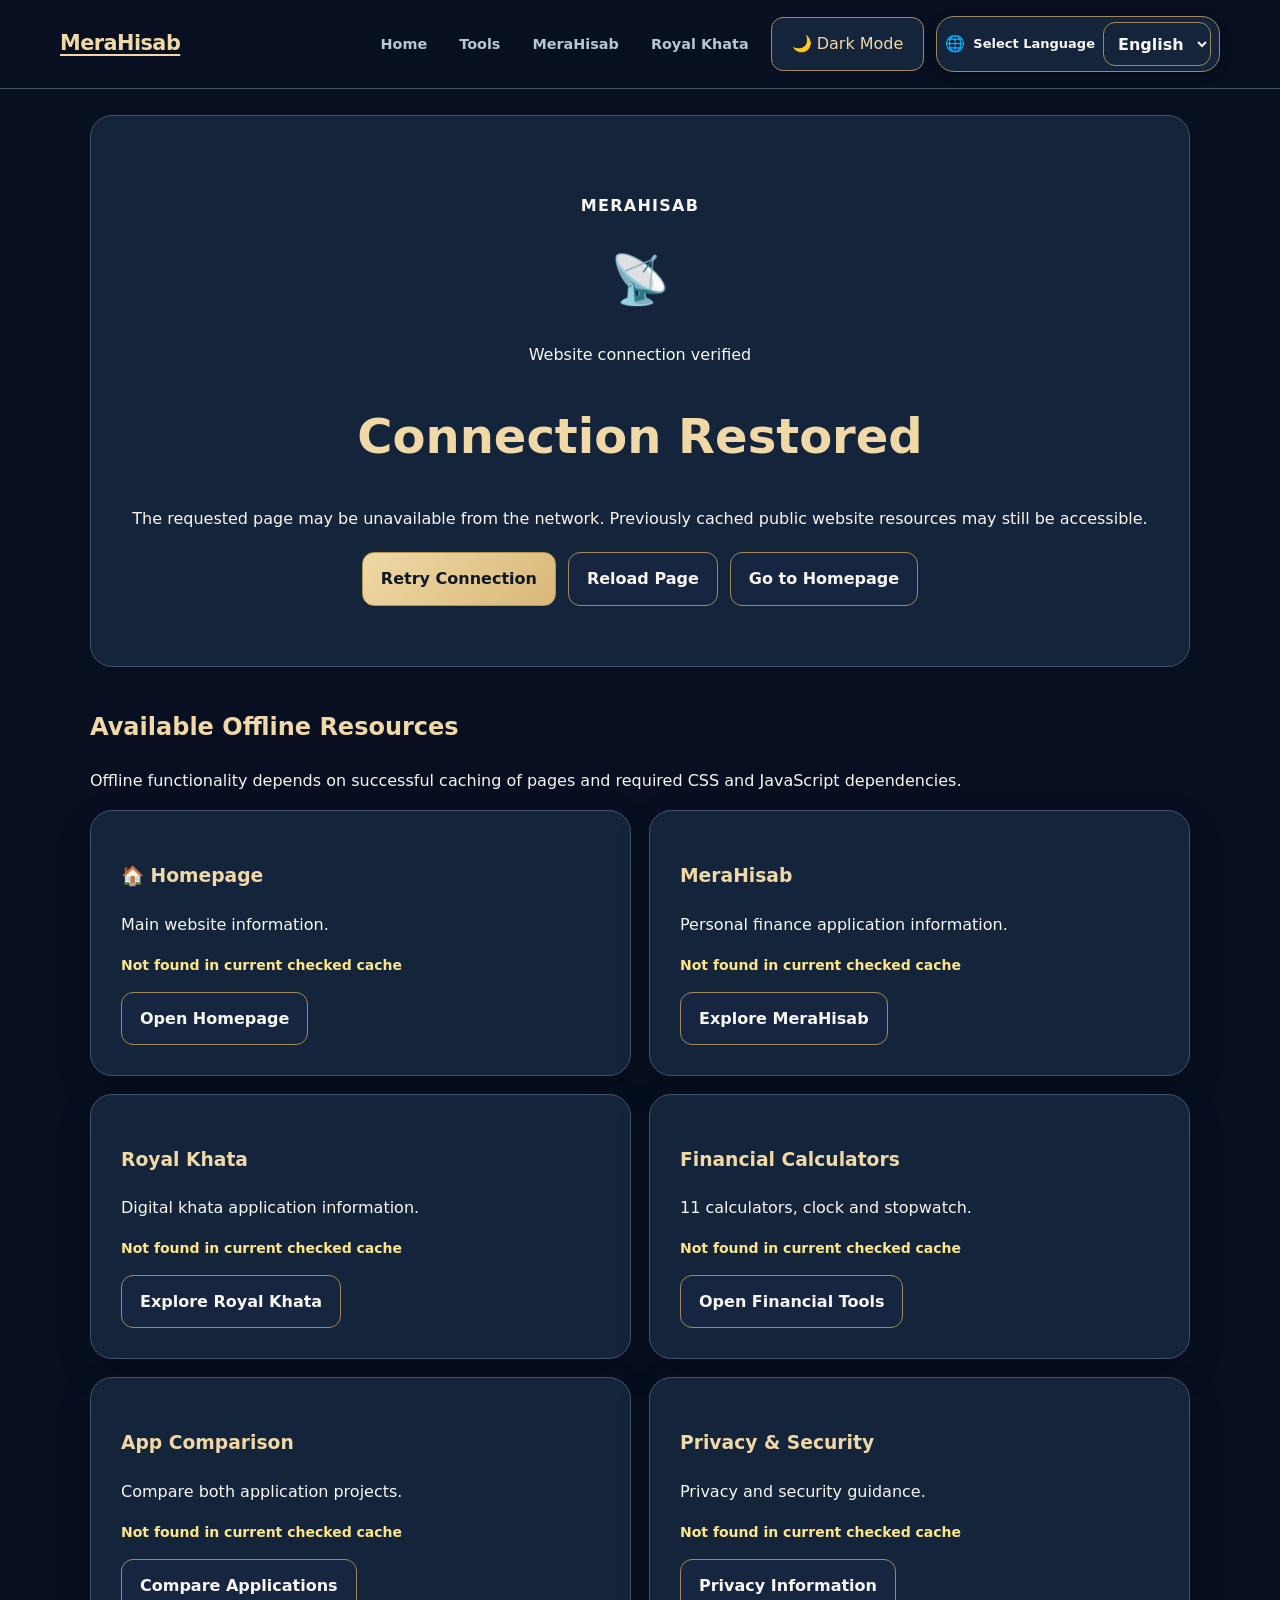
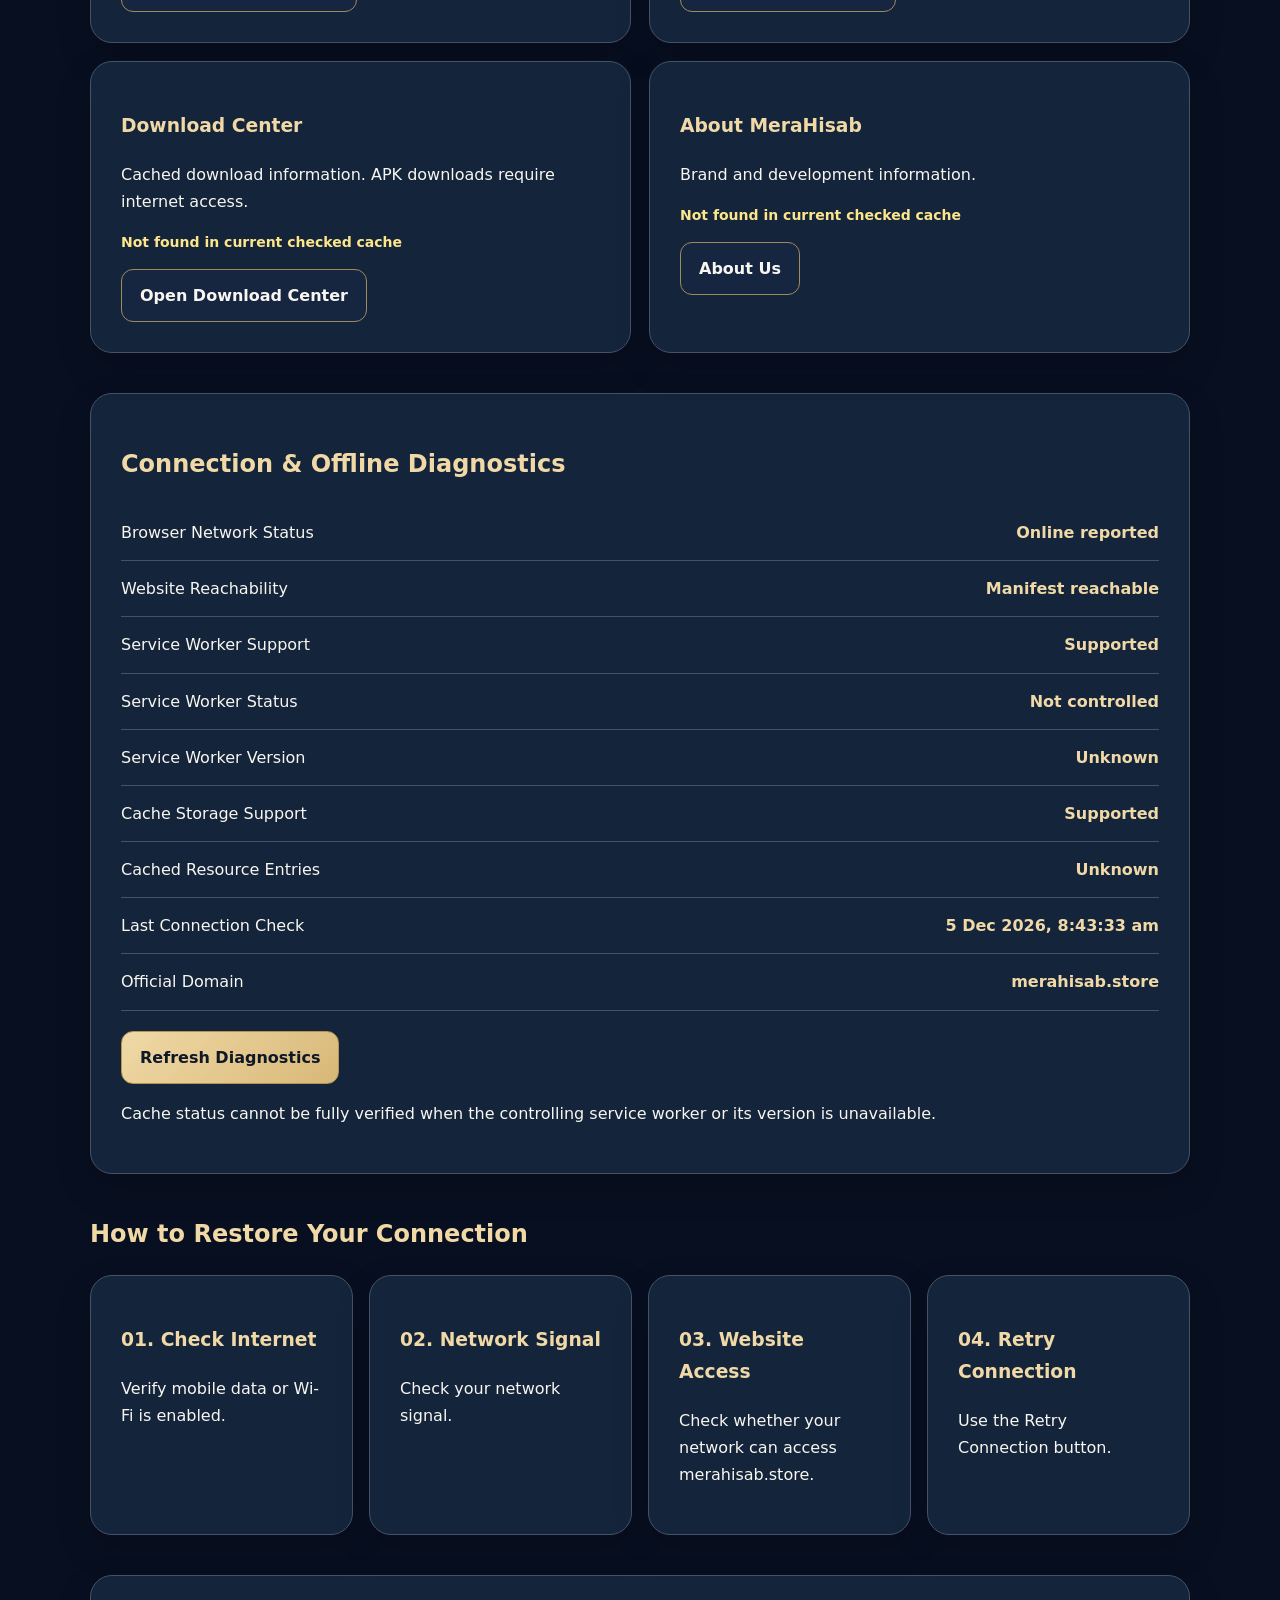
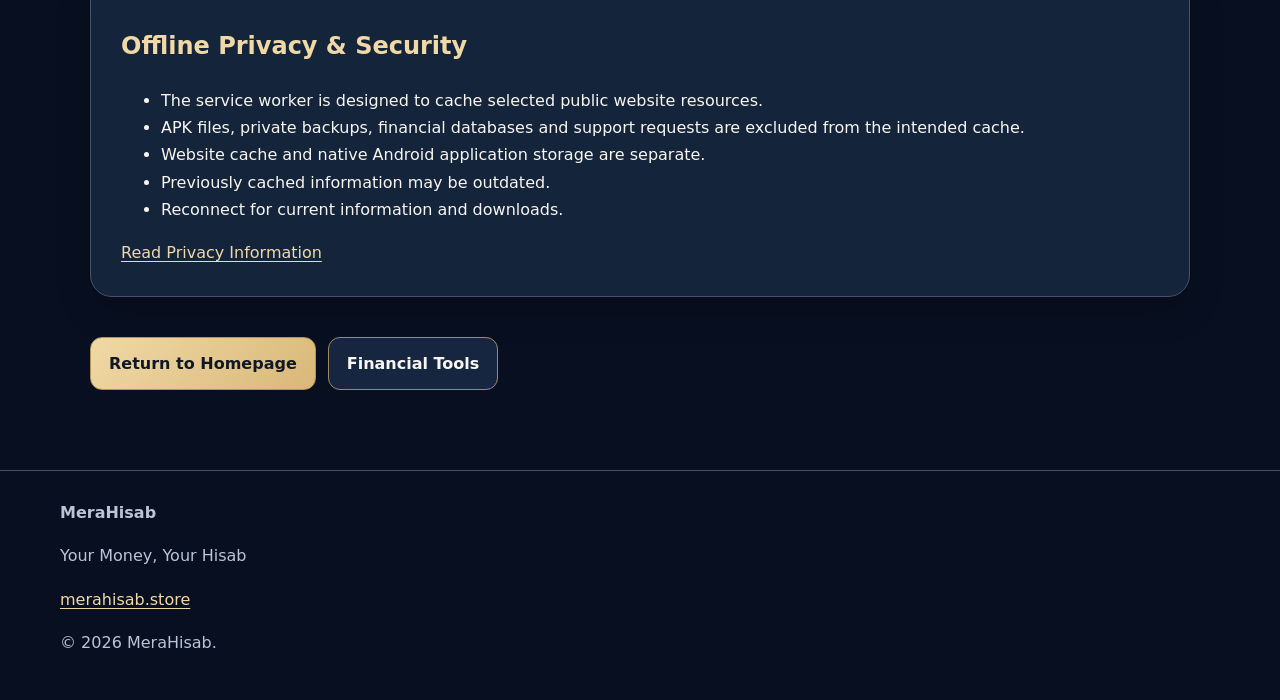
<file: offline.html>
<!DOCTYPE html>
<html lang="en-IN">
<head>
<meta charset="utf-8">
<meta http-equiv="Content-Security-Policy" content="default-src 'self'; script-src 'self' 'sha256-aDuoqqpE74AMSsrefY4J5IXCDeWpQ+Gb9rE57J32Cjo='; script-src-attr 'none'; style-src 'self' 'unsafe-inline'; img-src 'self' data:; font-src 'self'; connect-src 'self'; worker-src 'self'; manifest-src 'self'; object-src 'none'; frame-src 'none'; base-uri 'none'; form-action 'none'; upgrade-insecure-requests">
<meta name="viewport" content="width=device-width,initial-scale=1">
<meta name="referrer" content="no-referrer">
<meta name="robots" content="noindex, follow">
<meta name="theme-color" content="#080f20">
<title>Offline Center | MeraHisab</title>
<meta name="description" content="MeraHisab offline center, connection verification and saved public website resources.">
<link rel="manifest" href="/manifest.json">
<link rel="icon" href="/icons/icon-192.png" type="image/png">
<link rel="apple-touch-icon" href="/icons/icon-192.png">
<link rel="stylesheet" href="/upgrade.css">
<script src="/upgrade.js" defer></script>
<style>
/* MeraHisab Offline — Final Master 2.0.0 */
:root{color-scheme:dark;background:#080f20;color:#f8f6f0}
body{margin:0;font:16px/1.7 system-ui,sans-serif;background:var(--mh-bg,#080f20);color:var(--mh-text,#f8f6f0)}
.offline-shell{width:min(1100px,calc(100% - 32px));margin:auto;padding:26px 0 48px}
.offline-shell *{box-sizing:border-box}
.offline-shell a{color:var(--mh-accent,#f0d9a6)}
.offline-shell h1,.offline-shell h2,.offline-shell h3{color:var(--mh-accent,#f0d9a6);overflow-wrap:anywhere}
.offline-hero,.offline-card{padding:clamp(18px,4vw,30px);border:1px solid var(--mh-border,#44536a);border-radius:22px;background:var(--mh-surface,#14243b);color:var(--mh-text,#f8f6f0);min-width:0;overflow-wrap:anywhere}
.offline-hero{text-align:center;padding:clamp(26px,6vw,60px) 20px}
.offline-hero h1{font-size:clamp(28px,6vw,48px);line-height:1.2}
.offline-brand{font-weight:800;letter-spacing:.08em}
.connection-icon{font-size:48px;margin:20px auto}
.offline-section{margin:40px 0}
.offline-grid{display:grid;grid-template-columns:repeat(2,minmax(0,1fr));gap:18px}
.offline-grid-four{display:grid;grid-template-columns:repeat(4,minmax(0,1fr));gap:16px}
.offline-actions{display:flex;flex-wrap:wrap;gap:12px;margin-top:20px}
.offline-hero .offline-actions{justify-content:center}
.offline-button{display:inline-flex;align-items:center;justify-content:center;min-height:44px;padding:12px 18px;border:1px solid var(--mh-control-border,#a08a5d);border-radius:12px;background:var(--mh-surface-raised,#172640);color:var(--mh-text,#f8f6f0)!important;font:inherit;font-weight:700;text-align:center;text-decoration:none;cursor:pointer;max-width:100%;white-space:normal}
.offline-button.primary{background:linear-gradient(135deg,#f0d9a6,#d8b878);color:#101827!important}
.offline-button:disabled{opacity:.55;cursor:not-allowed}
.offline-diagnostic{display:flex;justify-content:space-between;flex-wrap:wrap;gap:10px;padding:14px 0;border-bottom:1px solid var(--mh-border,#44536a)}
.offline-diagnostic strong{color:var(--mh-accent,#f0d9a6)}
.resource-status{font-size:14px;font-weight:700;color:var(--mh-muted,#b9c5d6)}
.resource-status[data-state="available"]{color:var(--mh-success,#86efac)}
.resource-status[data-state="unavailable"]{color:var(--mh-warning,#fde68a)}
.offline-note{padding:18px;margin:20px 0;border:1px solid var(--mh-control-border,#a08a5d);border-radius:14px;background:var(--mh-surface-raised,#172640)}
.offline-shell :focus-visible{outline:3px solid var(--mh-focus,#94c7ff);outline-offset:3px}
html[data-theme="light"]{background:#faf6ed;color:#14243b}
@media(max-width:900px){.offline-grid-four{grid-template-columns:repeat(2,minmax(0,1fr))}}
@media(max-width:600px){.offline-shell{width:calc(100% - 24px)}.offline-grid,.offline-grid-four{grid-template-columns:minmax(0,1fr)}.offline-actions>.offline-button{flex:1 1 100%}}
@media(prefers-reduced-motion:reduce){.offline-shell *{animation:none!important;transition:none!important;scroll-behavior:auto!important}}
@media print{header.site,footer.site,.offline-actions{display:none!important}.offline-shell{width:100%;padding:0}}
</style>
</head>
<body>

<header class="site">
<div class="container">
<strong><a href="/">MeraHisab</a></strong>
<nav aria-label="Main navigation">
<a href="/">Home</a>
<a href="/tools.html">Tools</a>
<a href="/merahisab.html">MeraHisab</a>
<a href="/royal-khata.html">Royal Khata</a>
<button type="button" id="theme">Dark Mode</button>
</nav>
</div>
</header>

<main class="offline-shell" id="mainContent">
<div id="content" data-no-translate="true">

<section class="offline-hero">
<p class="offline-brand">MERAHISAB</p>
<div class="connection-icon" aria-hidden="true">📡</div>
<p id="connectionStatusText" role="status" aria-live="polite">Checking Connection</p>
<h1 id="offlineHeading">Connection Unavailable</h1>
<p data-hi="अनुरोधित पेज नेटवर्क से लोड नहीं हो सका हो सकता है। पहले से कैश किए गए सार्वजनिक वेबसाइट संसाधन उपलब्ध हो सकते हैं।">The requested page may be unavailable from the network. Previously cached public website resources may still be accessible.</p>
<div class="offline-actions">
<button id="retryConnection" type="button" class="offline-button primary" data-hi="कनेक्शन दोबारा जांचें">Retry Connection</button>
<button id="reloadPage" type="button" class="offline-button" data-hi="पेज रीलोड करें">Reload Page</button>
<a href="/" class="offline-button" data-hi="होम पेज पर जाएं">Go to Homepage</a>
</div>
<noscript>
<p>JavaScript is unavailable. Use your browser reload button or the homepage link.</p>
</noscript>
</section>

<section class="offline-section">
<h2 data-hi="उपलब्ध ऑफलाइन संसाधन">Available Offline Resources</h2>
<p data-hi="ऑफलाइन पेज की उपलब्धता सफल कैशिंग और आवश्यक CSS तथा JavaScript फाइलों पर निर्भर करती है।">Offline functionality depends on successful caching of pages and required CSS and JavaScript dependencies.</p>

<div class="offline-grid">

<article class="offline-card" data-path="/">
<h3 data-hi="🏠 होम पेज">🏠 Homepage</h3>
<p data-hi="मुख्य वेबसाइट की जानकारी।">Main website information.</p>
<p class="resource-status">Checking availability...</p>
<a href="/" class="offline-button" data-hi="होम पेज खोलें">Open Homepage</a>
</article>

<article class="offline-card" data-path="/merahisab.html">
<h3>MeraHisab</h3>
<p data-hi="व्यक्तिगत वित्त ऐप की जानकारी।">Personal finance application information.</p>
<p class="resource-status">Checking availability...</p>
<a href="/merahisab.html" class="offline-button" data-hi="MeraHisab खोलें">Explore MeraHisab</a>
</article>

<article class="offline-card" data-path="/royal-khata.html">
<h3>Royal Khata</h3>
<p data-hi="डिजिटल खाते की जानकारी।">Digital khata application information.</p>
<p class="resource-status">Checking availability...</p>
<a href="/royal-khata.html" class="offline-button" data-hi="Royal Khata खोलें">Explore Royal Khata</a>
</article>

<article class="offline-card" data-path="/tools.html">
<h3 data-hi="वित्तीय कैलकुलेटर">Financial Calculators</h3>
<p data-hi="11 कैलकुलेटर, घड़ी और स्टॉपवॉच।">11 calculators, clock and stopwatch.</p>
<p class="resource-status">Checking availability...</p>
<a href="/tools.html" class="offline-button" data-hi="वित्तीय उपकरण खोलें">Open Financial Tools</a>
</article>

<article class="offline-card" data-path="/compare.html">
<h3 data-hi="ऐप्स की तुलना">App Comparison</h3>
<p data-hi="दोनों ऐप की सुविधाओं की तुलना।">Compare both application projects.</p>
<p class="resource-status">Checking availability...</p>
<a href="/compare.html" class="offline-button" data-hi="तुलना खोलें">Compare Applications</a>
</article>

<article class="offline-card" data-path="/privacy.html">
<h3 data-hi="गोपनीयता और सुरक्षा">Privacy &amp; Security</h3>
<p data-hi="गोपनीयता नीति और सुरक्षा जानकारी।">Privacy and security guidance.</p>
<p class="resource-status">Checking availability...</p>
<a href="/privacy.html" class="offline-button" data-hi="गोपनीयता जानकारी">Privacy Information</a>
</article>

<article class="offline-card" data-path="/downloads.html">
<h3 data-hi="डाउनलोड केंद्र">Download Center</h3>
<p data-hi="कैश की गई डाउनलोड जानकारी। APK डाउनलोड के लिए इंटरनेट चाहिए।">Cached download information. APK downloads require internet access.</p>
<p class="resource-status">Checking availability...</p>
<a href="/downloads.html" class="offline-button" data-hi="डाउनलोड केंद्र खोलें">Open Download Center</a>
</article>

<article class="offline-card" data-path="/about.html">
<h3 data-hi="MeraHisab के बारे में">About MeraHisab</h3>
<p data-hi="ब्रांड और विकास योजना की जानकारी।">Brand and development information.</p>
<p class="resource-status">Checking availability...</p>
<a href="/about.html" class="offline-button" data-hi="हमारे बारे में">About Us</a>
</article>

</div>
</section>

<section class="offline-section">
<article class="offline-card">
<h2 data-hi="कनेक्शन और ऑफलाइन जाँच">Connection &amp; Offline Diagnostics</h2>

<div class="offline-diagnostic"><span data-hi="ब्राउजर नेटवर्क स्थिति">Browser Network Status</span><strong id="browserNetworkStatus">Checking...</strong></div>
<div class="offline-diagnostic"><span data-hi="वेबसाइट उपलब्धता">Website Reachability</span><strong id="websiteReachability">Not verified</strong></div>
<div class="offline-diagnostic"><span data-hi="Service Worker समर्थन">Service Worker Support</span><strong id="serviceWorkerSupport">Checking...</strong></div>
<div class="offline-diagnostic"><span data-hi="Service Worker स्थिति">Service Worker Status</span><strong id="serviceWorkerStatus">Checking...</strong></div>
<div class="offline-diagnostic"><span data-hi="Service Worker संस्करण">Service Worker Version</span><strong id="serviceWorkerVersion">Unknown</strong></div>
<div class="offline-diagnostic"><span data-hi="Cache Storage समर्थन">Cache Storage Support</span><strong id="cacheStorageSupport">Checking...</strong></div>
<div class="offline-diagnostic"><span data-hi="कैश संसाधनों की संख्या">Cached Resource Entries</span><strong id="cachedResourceCount">Unknown</strong></div>
<div class="offline-diagnostic"><span data-hi="अंतिम कनेक्शन जाँच">Last Connection Check</span><strong id="lastConnectionCheck">Not checked</strong></div>
<div class="offline-diagnostic"><span data-hi="आधिकारिक डोमेन">Official Domain</span><strong>merahisab.store</strong></div>

<div class="offline-actions">
<button type="button" class="offline-button primary" id="refreshDiagnostics" data-hi="जाँच दोबारा करें">Refresh Diagnostics</button>
</div>

<p data-hi="यदि Service Worker या उसका संस्करण उपलब्ध नहीं है, तो कैश की स्थिति की पूरी पुष्टि नहीं हो सकती।">Cache status cannot be fully verified when the controlling service worker or its version is unavailable.</p>
</article>
</section>

<section class="offline-section">
<h2 data-hi="इंटरनेट कनेक्शन कैसे वापस लाएं?">How to Restore Your Connection</h2>
<div class="offline-grid-four">
<article class="offline-card"><h3 data-hi="01. इंटरनेट जांचें">01. Check Internet</h3><p data-hi="मोबाइल डेटा या Wi-Fi चालू करें।">Verify mobile data or Wi-Fi is enabled.</p></article>
<article class="offline-card"><h3 data-hi="02. नेटवर्क सिग्नल">02. Network Signal</h3><p data-hi="स्थिर नेटवर्क कनेक्शन जांचें।">Check your network signal.</p></article>
<article class="offline-card"><h3 data-hi="03. वेबसाइट उपलब्धता">03. Website Access</h3><p data-hi="merahisab.store की उपलब्धता जांचें।">Check whether your network can access merahisab.store.</p></article>
<article class="offline-card"><h3 data-hi="04. दोबारा प्रयास">04. Retry Connection</h3><p data-hi="Retry Connection बटन दबाएं।">Use the Retry Connection button.</p></article>
</div>
</section>

<section class="offline-section">
<article class="offline-card">
<h2 data-hi="ऑफलाइन गोपनीयता और सुरक्षा">Offline Privacy &amp; Security</h2>
<ul>
<li data-hi="Service Worker को चुनिंदा सार्वजनिक वेबसाइट संसाधन कैश करने के लिए बनाया गया है।">The service worker is designed to cache selected public website resources.</li>
<li data-hi="APK, निजी बैकअप, वित्तीय डेटाबेस और सहायता अनुरोध निर्धारित कैश से बाहर हैं।">APK files, private backups, financial databases and support requests are excluded from the intended cache.</li>
<li data-hi="वेबसाइट कैश और Android ऐप का डेटा अलग हैं।">Website cache and native Android application storage are separate.</li>
<li data-hi="पहले से कैश की गई जानकारी पुरानी हो सकती है।">Previously cached information may be outdated.</li>
<li data-hi="नवीनतम जानकारी और डाउनलोड के लिए इंटरनेट से जुड़ें।">Reconnect for current information and downloads.</li>
</ul>
<a href="/privacy.html" data-hi="गोपनीयता जानकारी पढ़ें">Read Privacy Information</a>
</article>
</section>

<div class="offline-actions">
<a class="offline-button primary" href="/" data-hi="होम पेज पर जाएं">Return to Homepage</a>
<a class="offline-button" href="/tools.html" data-hi="वित्तीय उपकरण">Financial Tools</a>
</div>

</div>
</main>

<footer class="site">
<div class="container">
<strong>MeraHisab</strong>
<p>Your Money, Your Hisab</p>
<p><a href="https://merahisab.store/">merahisab.store</a></p>
<p>&copy; <span data-year>2026</span> MeraHisab.</p>
</div>
</footer>

<script>
(()=>{
'use strict';
const $=id=>document.getElementById(id),root=$('content'),labels=[...root.querySelectorAll('[data-hi]')].map(e=>[e,e.textContent]),resources=[...root.querySelectorAll('[data-path]')];
const hi=()=>document.documentElement.dataset.language==='hi'||/^hi(?:-|$)/i.test(document.documentElement.lang),t=(en,h)=>hi()?h:en;
let reach='unknown',busy=false,again=false,checked=null,supported=false,controller=false,version=null,cacheCount=null,cacheSupported=false,found=new Set();
function render(){labels.forEach(([e,en])=>e.textContent=t(en,e.dataset.hi));document.title=t('Offline Center | MeraHisab','ऑफलाइन केंद्र | MeraHisab');$('browserNetworkStatus').textContent=navigator.onLine===false?t('Offline reported','डिवाइस ऑफलाइन बताता है'):t('Online reported','डिवाइस ऑनलाइन बताता है');$('websiteReachability').textContent=busy?t('Checking…','जाँच जारी…'):reach==='yes'?t('Manifest reachable','मैनिफेस्ट उपलब्ध'):reach==='no'?t('Not verified','पुष्टि नहीं हुई'):t('Not checked','जाँच बाकी');$('serviceWorkerSupport').textContent=supported?t('Supported','समर्थित'):t('Unavailable','उपलब्ध नहीं');$('serviceWorkerStatus').textContent=controller?t('Controlled','नियंत्रित'):t('Not controlled','नियंत्रित नहीं');$('serviceWorkerVersion').textContent=version||t('Unknown','अज्ञात');$('cacheStorageSupport').textContent=cacheSupported?t('Supported','समर्थित'):t('Unavailable','उपलब्ध नहीं');$('cachedResourceCount').textContent=cacheCount===null?t('Unknown','अज्ञात'):String(cacheCount);$('lastConnectionCheck').textContent=checked?new Intl.DateTimeFormat(hi()?'hi-IN':'en-IN',{timeZone:'Asia/Kolkata',dateStyle:'medium',timeStyle:'medium'}).format(checked):t('Not checked','जाँच बाकी');$('connectionStatusText').textContent=busy?t('Checking connection','कनेक्शन जाँच'):reach==='yes'?t('Website connection verified','वेबसाइट कनेक्शन की पुष्टि'):t('Connection not verified','कनेक्शन की पुष्टि नहीं');$('offlineHeading').textContent=reach==='yes'?t('Connection Restored','कनेक्शन वापस आया'):t('Connection Unavailable','कनेक्शन उपलब्ध नहीं');$('retryConnection').disabled=busy;$('refreshDiagnostics').disabled=busy;resources.forEach(e=>{const ok=found.has(e.dataset.path);e.querySelector('.resource-status').textContent=ok?t('Page saved; dependencies not checked','पेज कैश है; अन्य फाइलों की पुष्टि बाकी'):t('Not found in current checked cache','जाँचे गए कैश में नहीं मिला');e.querySelector('.resource-status').dataset.state=ok?'available':'unavailable';});}
function getVersion(sw){return new Promise(resolve=>{if(!sw||typeof MessageChannel==='undefined'){resolve(null);return;}const channel=new MessageChannel();let done=false;const finish=v=>{if(done)return;done=true;clearTimeout(timer);channel.port1.close();resolve(v);};const timer=setTimeout(()=>finish(null),2000);channel.port1.onmessage=e=>{const d=e.data;finish(d&&d.success===true&&d.type==='SW_VERSION'&&typeof d.version==='string'&&/^[0-9A-Za-z._-]{1,40}$/.test(d.version)?d.version:null);};try{sw.postMessage({type:'GET_VERSION'},[channel.port2]);}catch{finish(null);}});}
async function cachesCheck(){found=new Set();cacheCount=null;try{supported='serviceWorker'in navigator;const sw=supported?navigator.serviceWorker.controller:null;controller=!!sw;version=await getVersion(sw);}catch{version=null;controller=false;}try{cacheSupported='caches'in window;if(!cacheSupported||!version)return;const names=(await caches.keys()).filter(n=>n==='merahisab-pwa-pages-'+version||n==='merahisab-pwa-static-'+version);let count=0;for(const name of names){const c=await caches.open(name),keys=await c.keys();count+=keys.length;for(const req of keys){const u=new URL(req.url);if(u.origin===location.origin&&!u.search&&!u.hash)found.add(u.pathname);}}cacheCount=count;if(found.has('/index.html'))found.add('/');}catch{cacheCount=null;}}
async function networkCheck(){const abort=new AbortController(),timer=setTimeout(()=>abort.abort(),8000);try{const url=new URL('/manifest.json',location.origin);url.searchParams.set('connection_check',Date.now().toString());const response=await fetch(url,{cache:'no-store',credentials:'omit',redirect:'error',signal:abort.signal});if(!response.ok||new URL(response.url).origin!==location.origin)throw Error('response');const manifest=await response.json();reach=manifest.short_name==='MeraHisab'?'yes':'no';}catch{reach='no';}finally{clearTimeout(timer);checked=new Date();}}
async function refresh(){if(busy){again=true;return;}busy=true;render();try{await Promise.all([networkCheck(),cachesCheck()]);}finally{busy=false;render();if(again){again=false;refresh();}}}
$('retryConnection').addEventListener('click',refresh);$('refreshDiagnostics').addEventListener('click',refresh);$('reloadPage').addEventListener('click',()=>{if(location.pathname==='/offline.html')location.assign('/');else location.reload();});window.addEventListener('online',refresh);window.addEventListener('offline',()=>{reach='no';render();if(busy)again=true;});window.addEventListener('merahisab:languagechange',render);window.addEventListener('merahisab:languageready',render);render();refresh();
})();
</script>
</body>
</html>
</file>
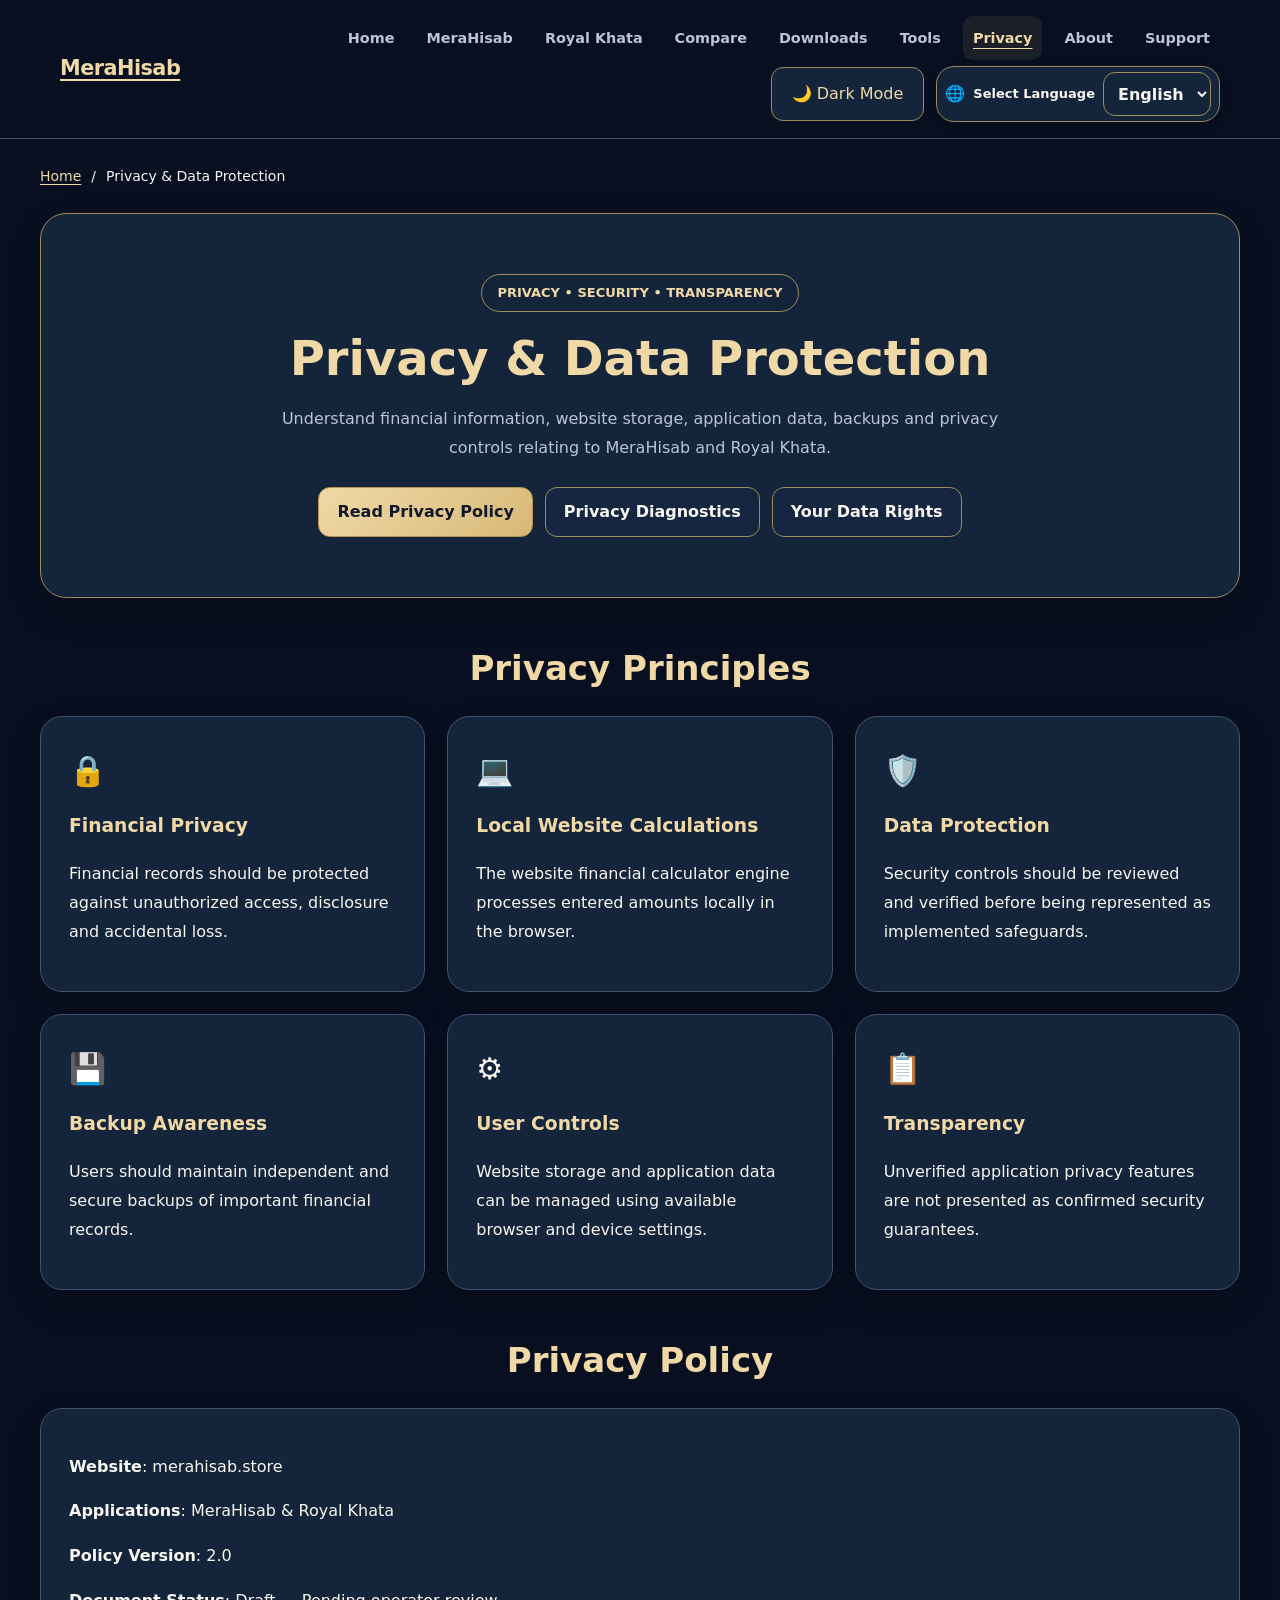
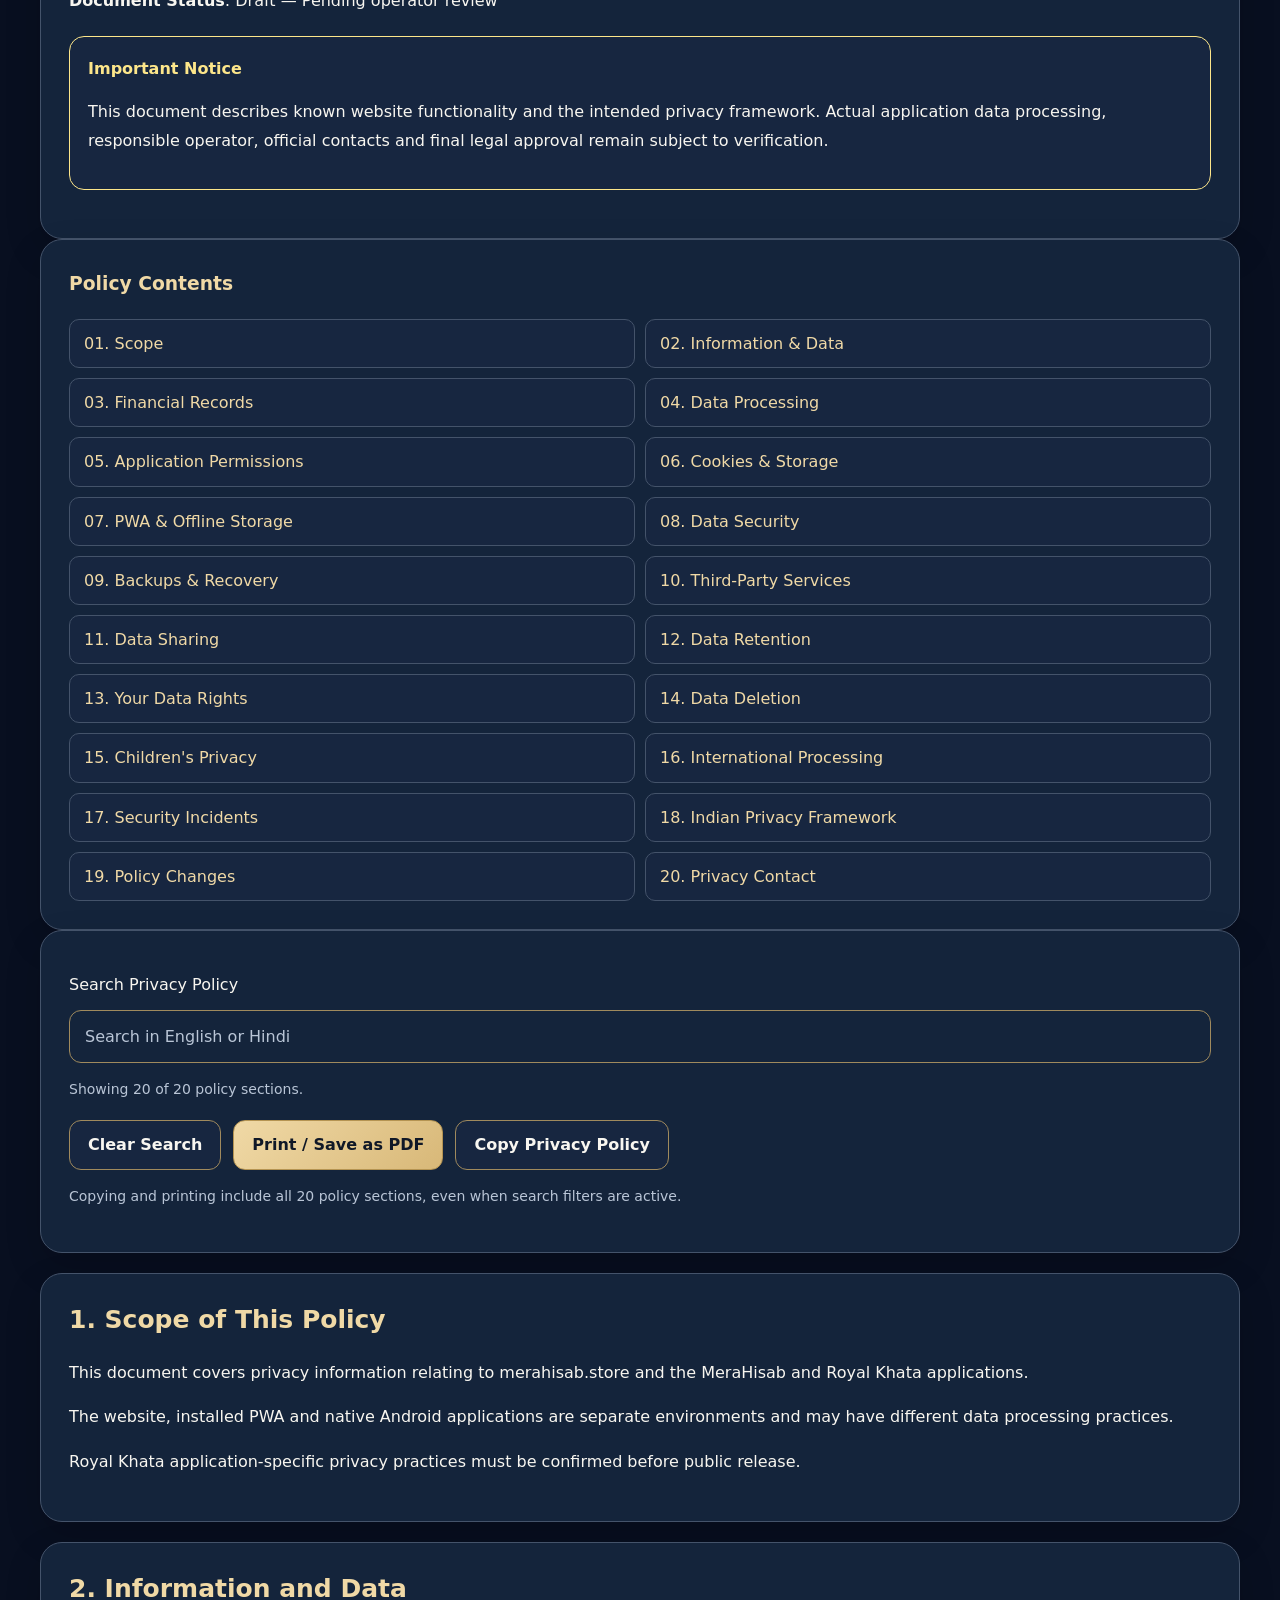
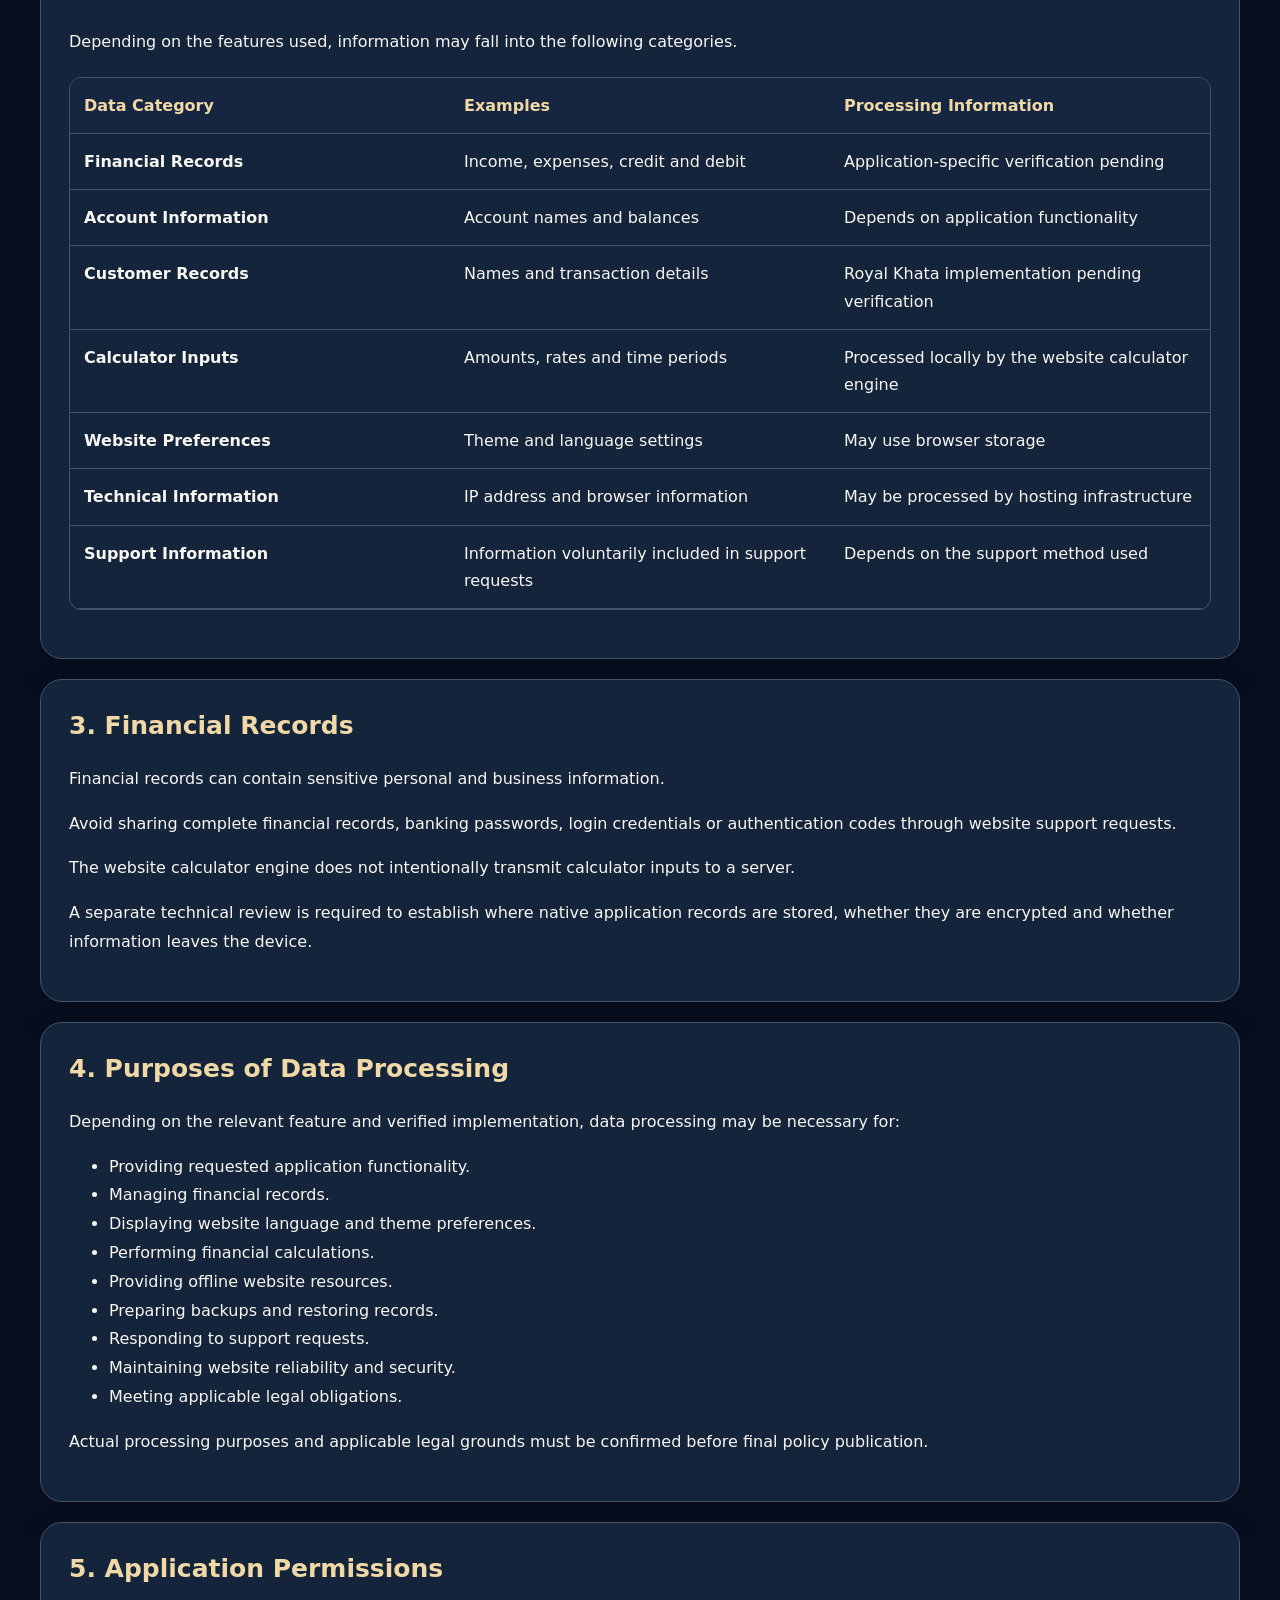
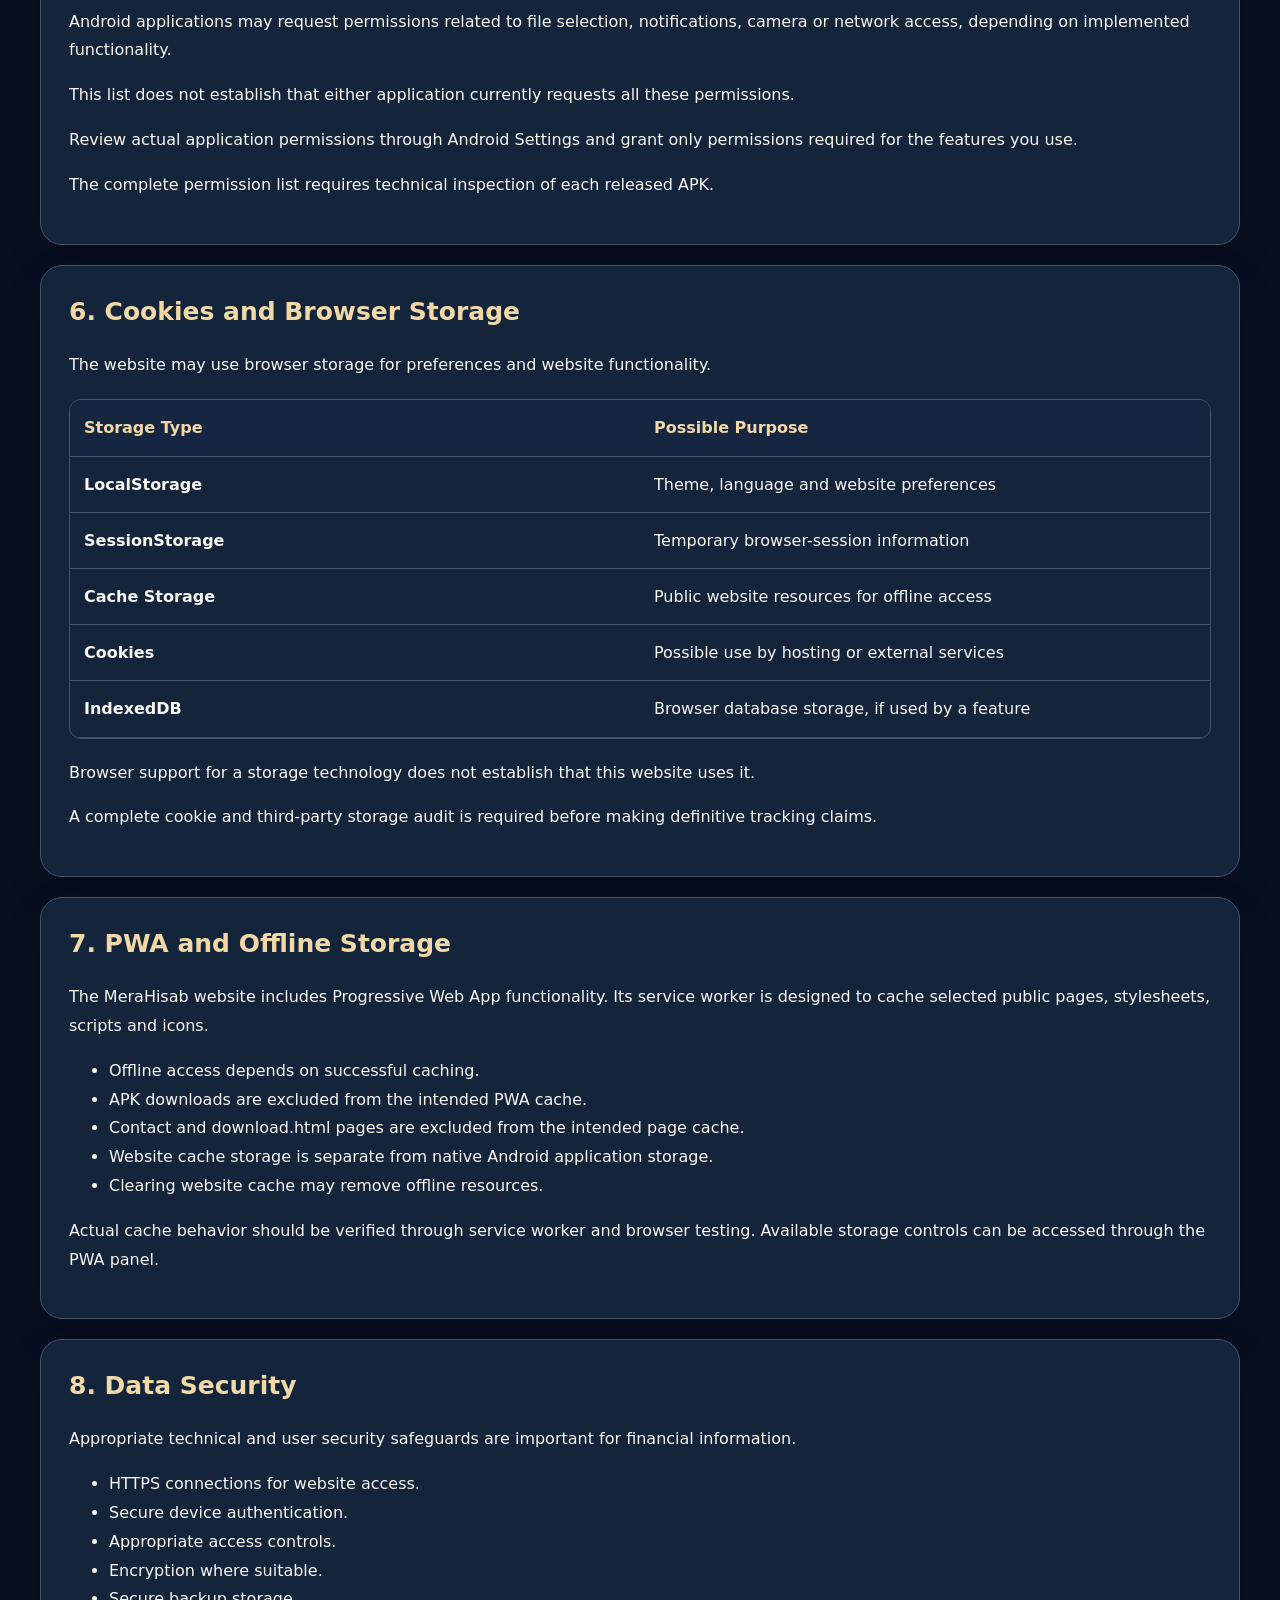
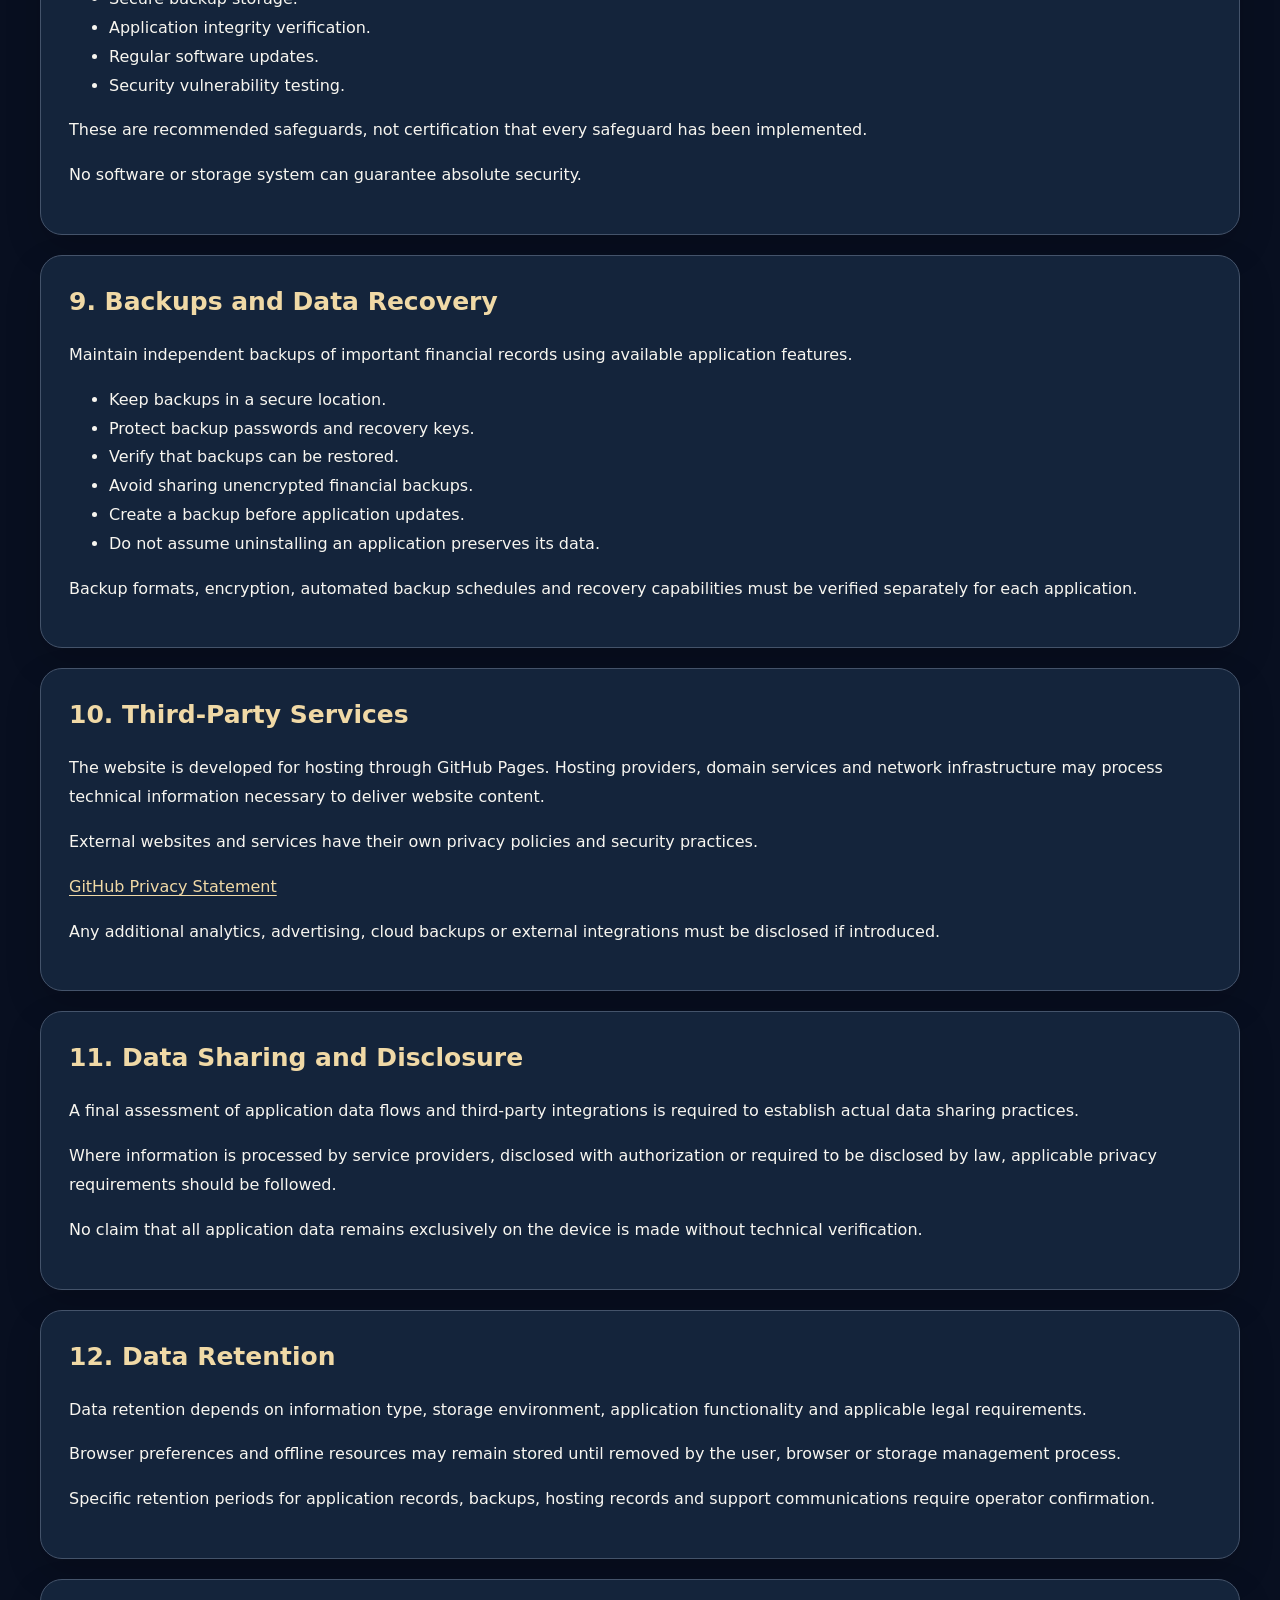
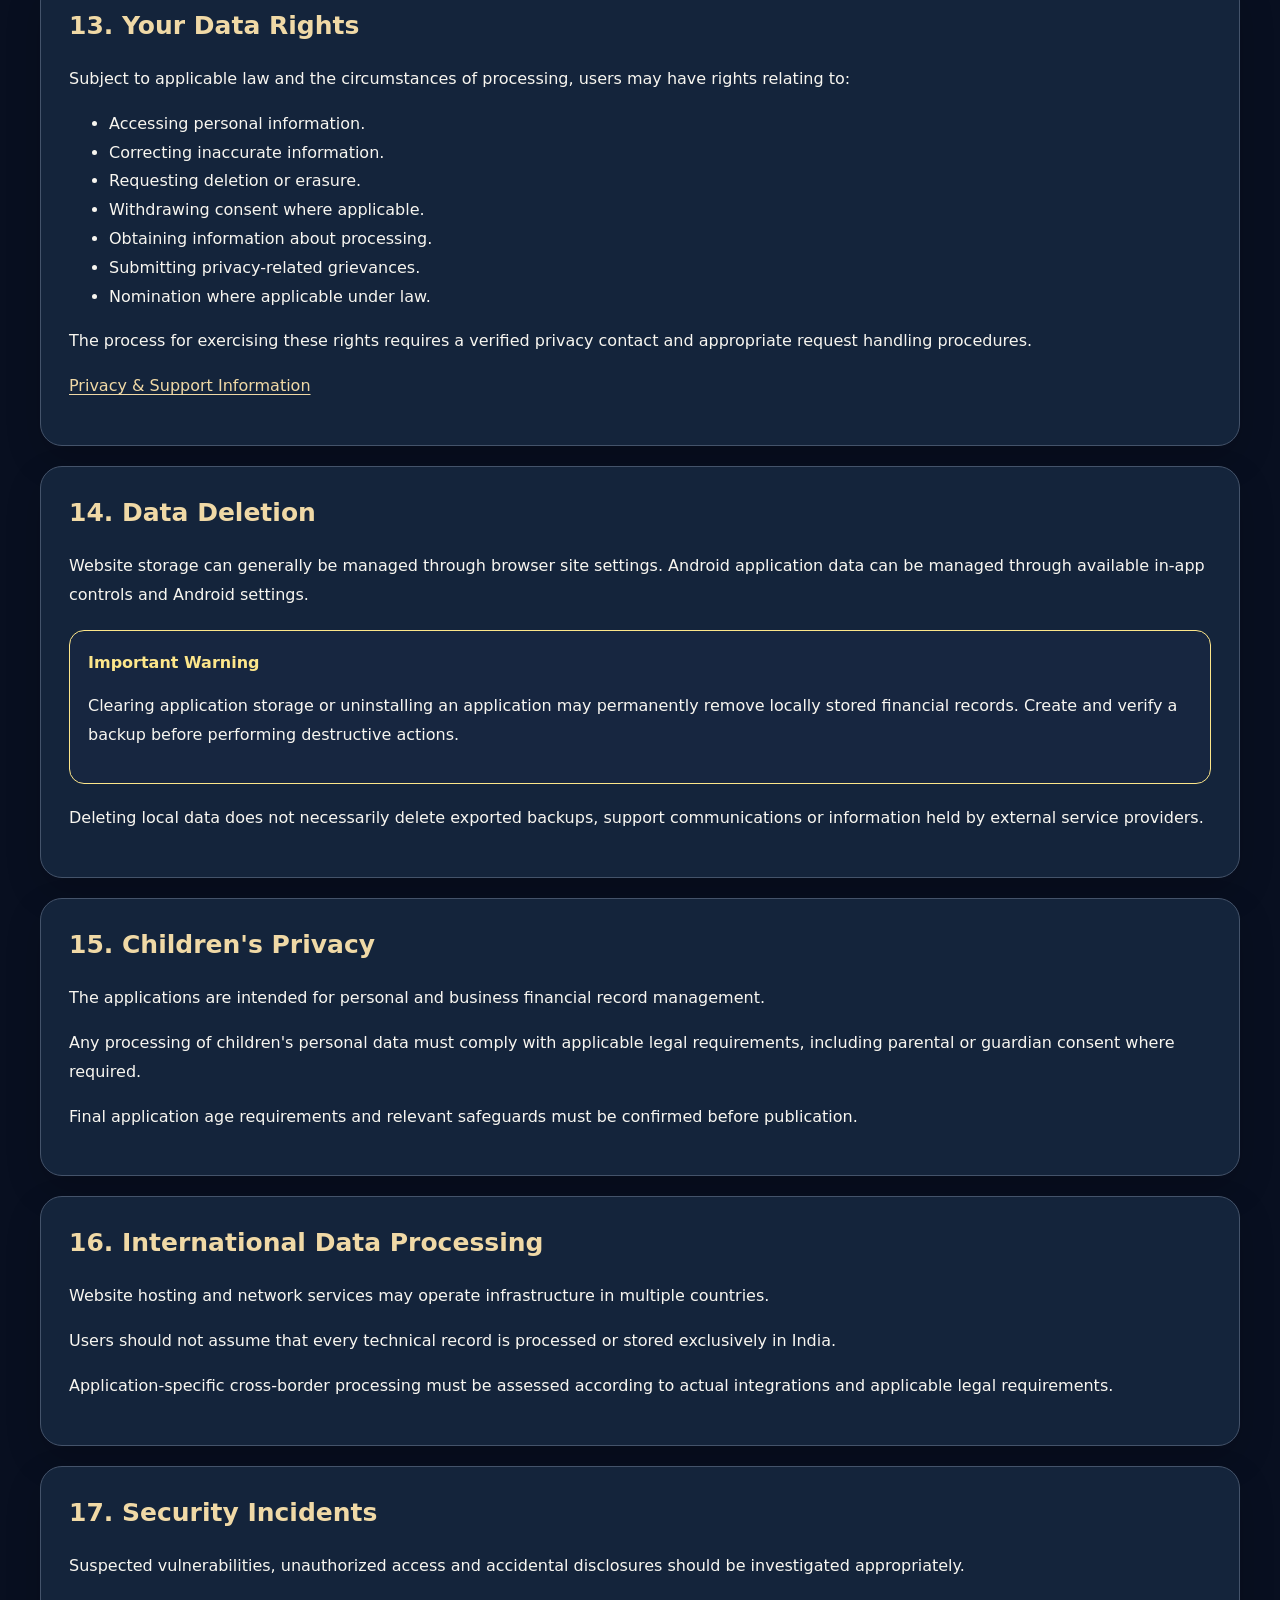
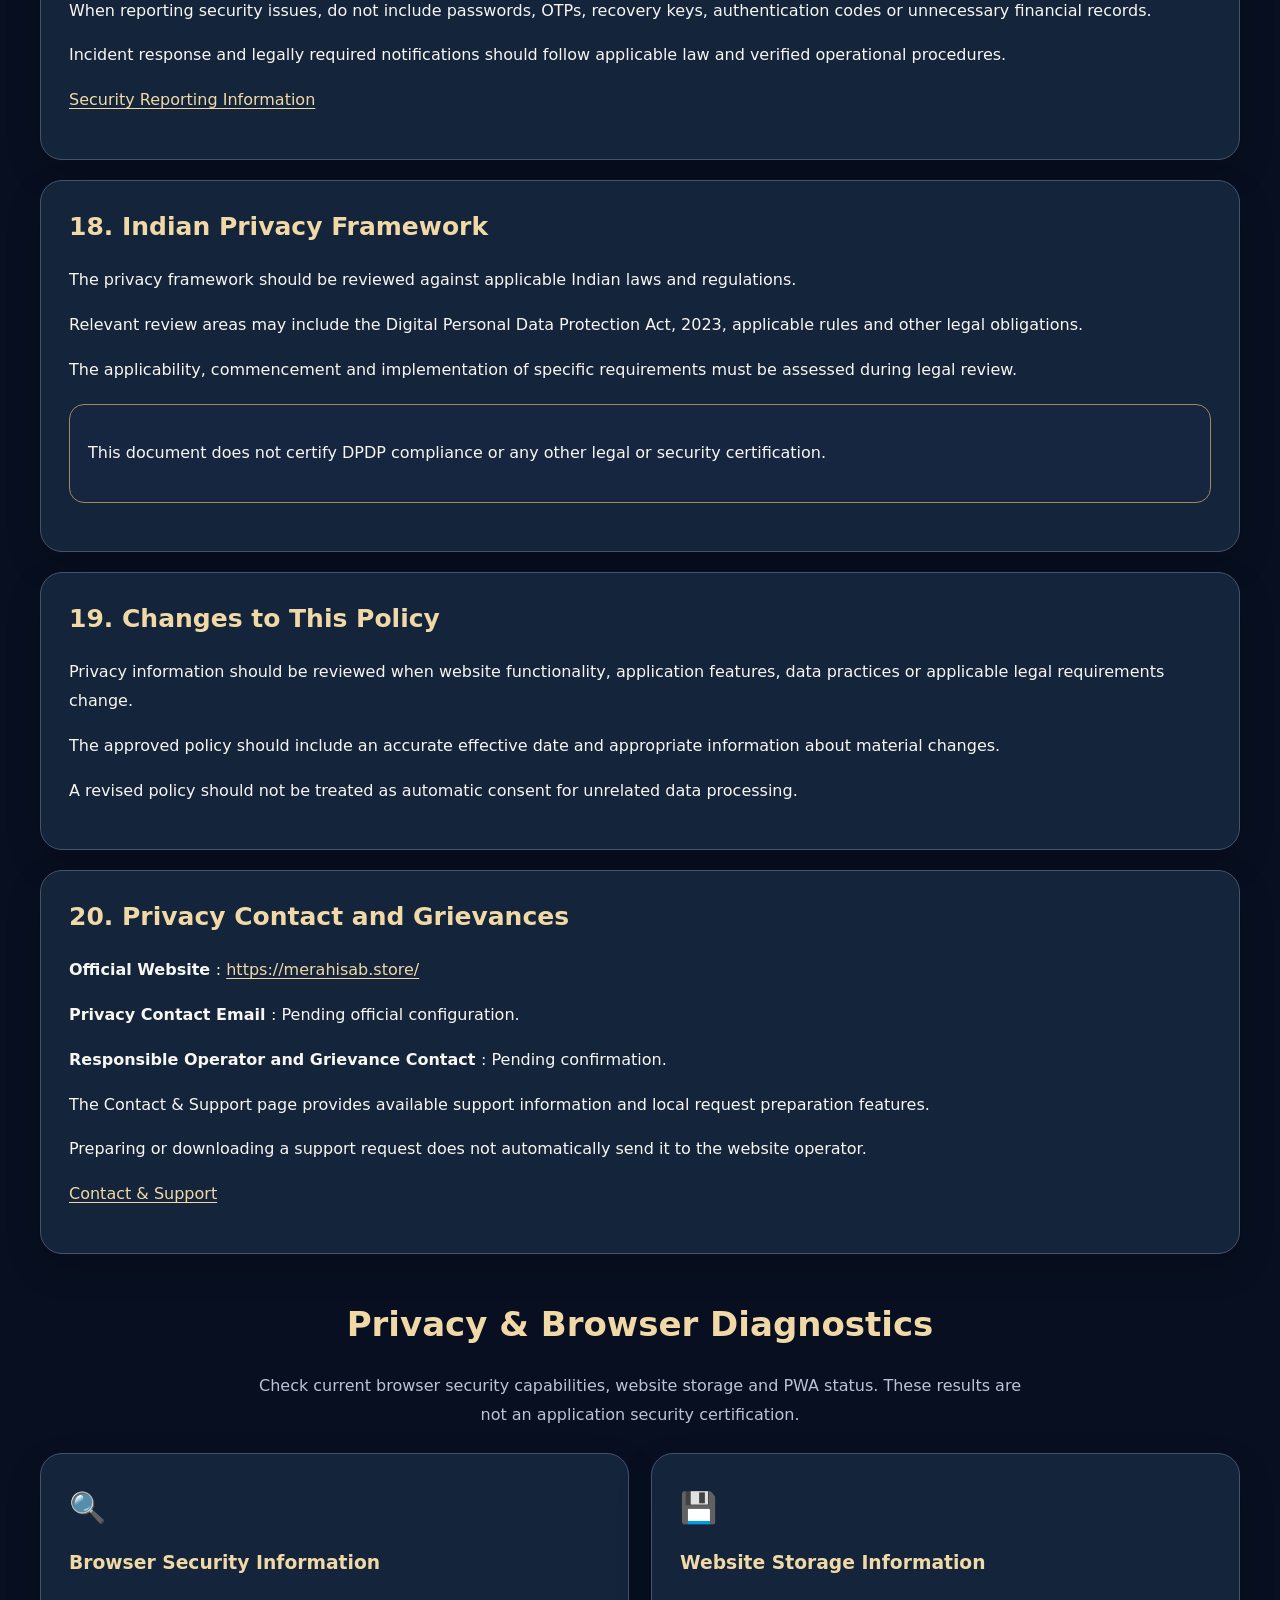
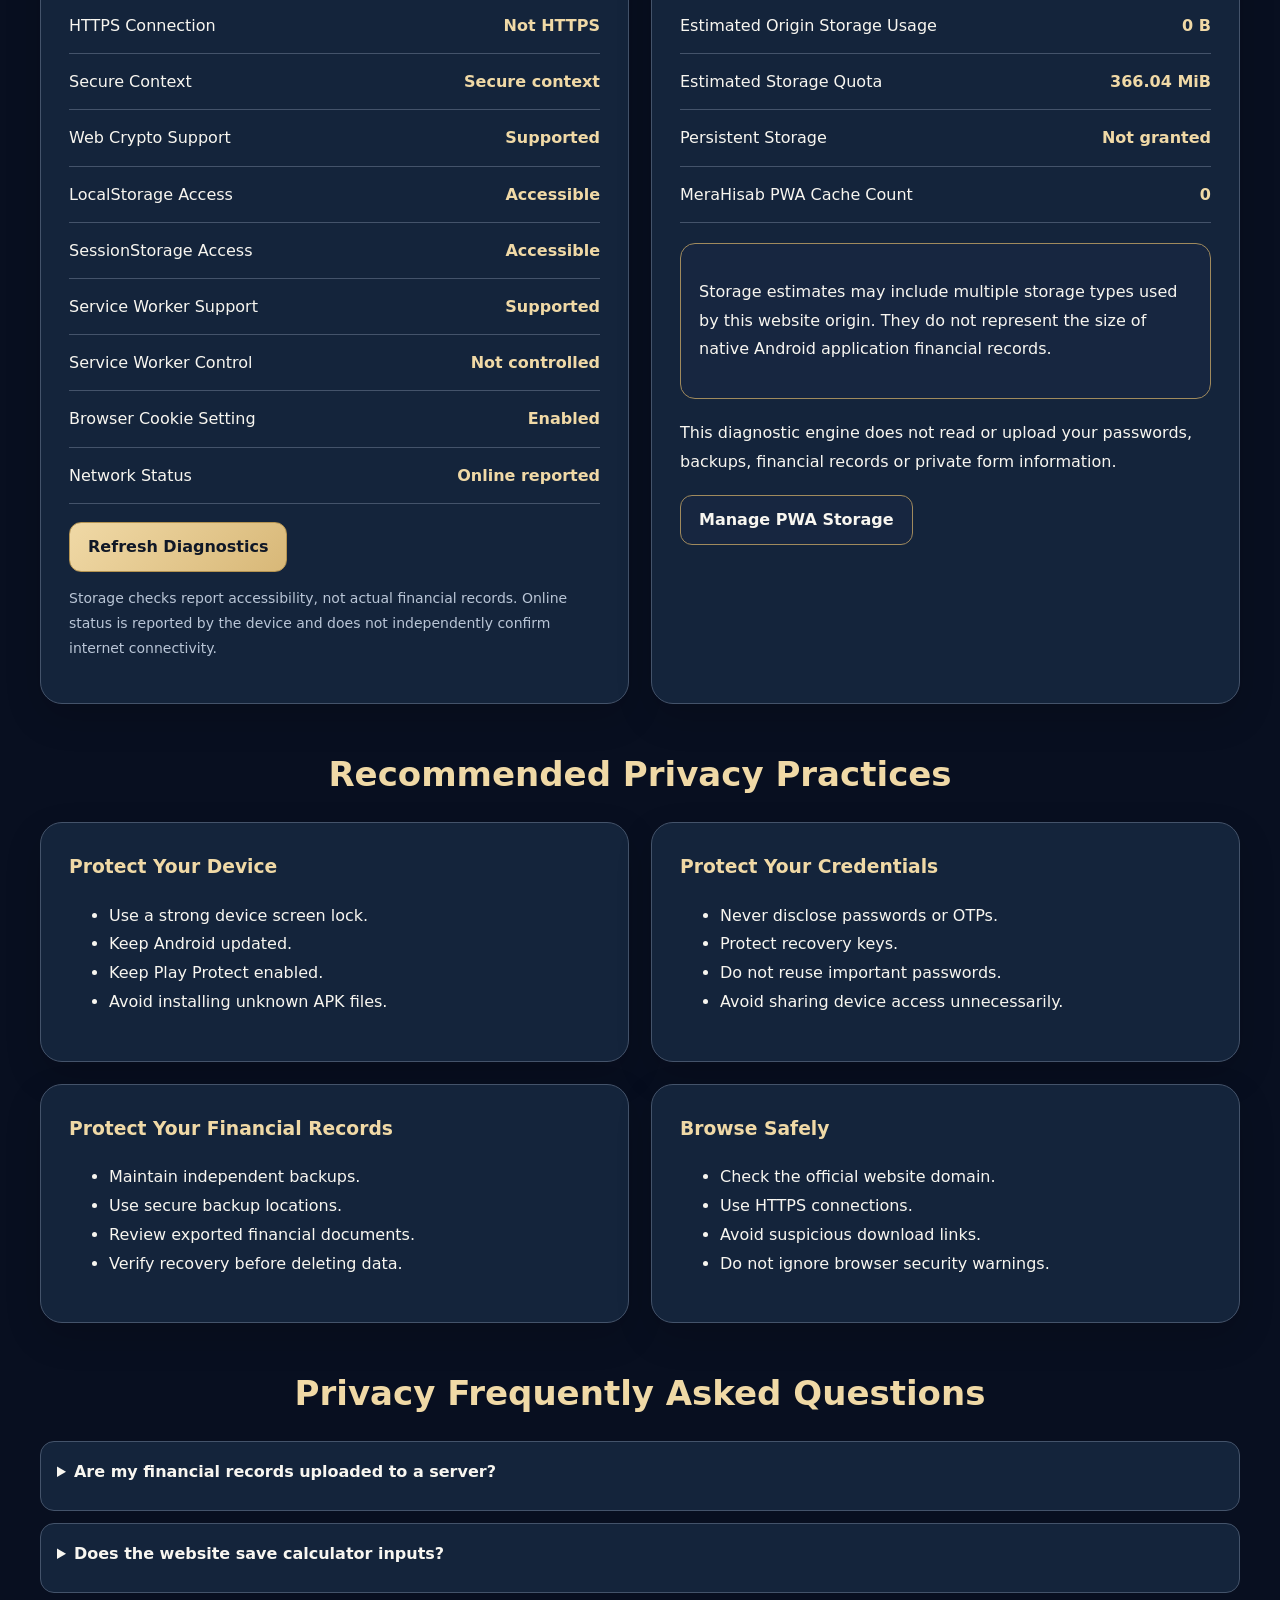
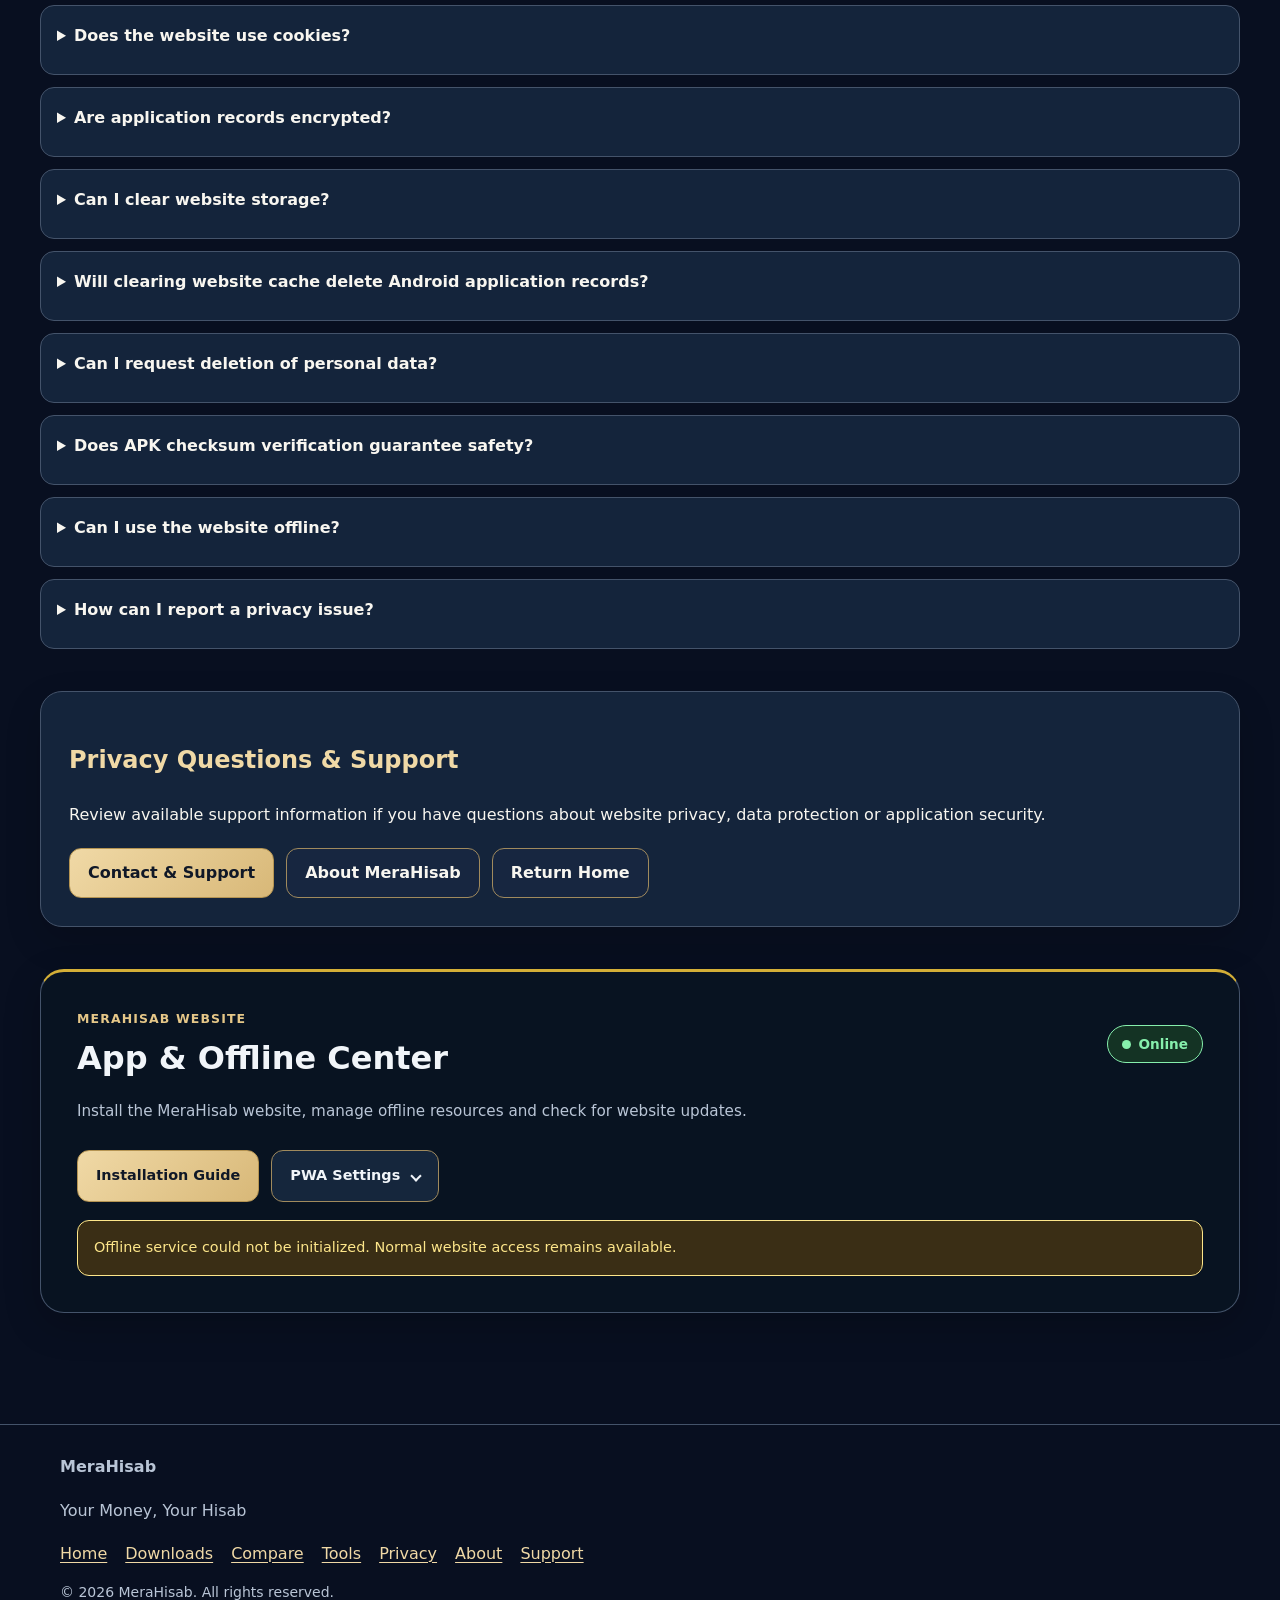
<file: privacy.html>
<!DOCTYPE html>
<html lang="en-IN">
<head>
<meta charset="utf-8">

<meta http-equiv="Content-Security-Policy" content="default-src 'self'; script-src 'self' 'sha256-hpsiBhmbEoG3XBapWivPcanPutdznD3Q9TwJ5C4vKEs='; script-src-attr 'none'; style-src 'self' 'unsafe-inline'; img-src 'self' data:; font-src 'self'; connect-src 'self'; worker-src 'self'; manifest-src 'self'; object-src 'none'; frame-src 'none'; base-uri 'none'; form-action 'none'; upgrade-insecure-requests">

<meta name="viewport" content="width=device-width, initial-scale=1">
<meta name="referrer" content="strict-origin-when-cross-origin">

<title>Privacy Policy &amp; Data Protection | MeraHisab</title>

<meta name="description" content="Learn about MeraHisab and Royal Khata privacy, financial data protection, application permissions, browser storage, offline resources, backups and privacy rights.">

<meta name="author" content="MeraHisab">
<meta name="robots" content="index, follow">
<meta name="theme-color" content="#080f20">
<meta name="application-name" content="MeraHisab">
<meta name="mobile-web-app-capable" content="yes">
<meta name="apple-mobile-web-app-capable" content="yes">
<meta name="apple-mobile-web-app-title" content="MeraHisab">

<link rel="canonical" href="https://merahisab.store/privacy.html">
<link rel="manifest" href="/manifest.json">
<link rel="icon" type="image/png" href="/icons/icon-192.png">
<link rel="apple-touch-icon" href="/icons/icon-192.png">

<meta property="og:type" content="website">
<meta property="og:site_name" content="MeraHisab">
<meta property="og:title" content="Privacy Policy &amp; Data Protection">
<meta property="og:description" content="Privacy information, data protection principles and browser security diagnostics for MeraHisab.">
<meta property="og:url" content="https://merahisab.store/privacy.html">
<meta property="og:image" content="https://merahisab.store/icons/icon-512.png">
<meta name="twitter:card" content="summary">

<link rel="stylesheet" href="/upgrade.css">
<link rel="stylesheet" href="/pwa.css">

<script src="/upgrade.js" defer></script>
<script src="/pwa.js" defer></script>

<style>
/* MERAHISAB PRIVACY CENTER
   Final Master Version 2.0.0 */

.pp-page {
  width: min(1200px, calc(100% - 32px));
  margin: auto;
  padding: 26px 0 48px;
  min-width: 0;
}

.pp-page * {
  box-sizing: border-box;
}

.pp-page h1,
.pp-page h2,
.pp-page h3 {
  color: var(--mh-accent, #f0d9a6);
  overflow-wrap: anywhere;
}

.pp-page p,
.pp-page li {
  line-height: 1.8;
  overflow-wrap: break-word;
}

.pp-breadcrumb {
  display: flex;
  flex-wrap: wrap;
  align-items: center;
  gap: 10px;
  margin-bottom: 24px;
  font-size: 14px;
}

.pp-hero {
  padding: clamp(24px, 6vw, 60px) 20px;
  border: 1px solid var(--mh-control-border, #a08a5d);
  border-radius: 26px;
  background: var(--mh-surface, #14243b);
  color: var(--mh-text, #f8f6f0);
  box-shadow: var(--mh-shadow);
  text-align: center;
}

.pp-hero h1 {
  margin: 18px 0;
  font-size: clamp(28px, 5vw, 48px);
  line-height: 1.2;
}

.pp-hero p {
  max-width: 780px;
  margin: 12px auto 24px;
  color: var(--mh-muted, #b9c5d6);
}

.pp-eyebrow {
  display: inline-block;
  padding: 7px 15px;
  border: 1px solid var(--mh-control-border, #a08a5d);
  border-radius: 30px;
  color: var(--mh-accent, #f0d9a6);
  font-size: 13px;
  font-weight: 700;
}

.pp-section {
  margin: 42px 0;
  min-width: 0;
}

.pp-title {
  text-align: center;
  font-size: clamp(24px, 4vw, 34px);
  margin-bottom: 18px;
}

.pp-description {
  max-width: 780px;
  margin: 0 auto 24px;
  text-align: center;
  color: var(--mh-muted, #b9c5d6);
}

.pp-grid {
  display: grid;
  grid-template-columns: repeat(2, minmax(0, 1fr));
  gap: 22px;
}

.pp-grid-three {
  display: grid;
  grid-template-columns: repeat(3, minmax(0, 1fr));
  gap: 22px;
}

.pp-card,
.pp-policy {
  min-width: 0;
  padding: clamp(18px, 3vw, 28px);
  border: 1px solid var(--mh-border, #44536a);
  border-radius: 22px;
  background: var(--mh-surface, #14243b);
  color: var(--mh-text, #f8f6f0);
  box-shadow: var(--mh-shadow);
  overflow-wrap: anywhere;
}

.pp-card h3,
.pp-policy h2 {
  margin-top: 0;
}

.pp-policy {
  margin: 20px 0;
  scroll-margin-top: 16px;
}

.pp-policy h2 {
  font-size: clamp(20px, 3vw, 25px);
  line-height: 1.45;
}

.pp-icon {
  display: block;
  font-size: 30px;
  margin-bottom: 14px;
}

.pp-actions {
  display: flex;
  flex-wrap: wrap;
  gap: 12px;
  margin-top: 18px;
}

.pp-hero .pp-actions {
  justify-content: center;
}

.pp-button {
  display: inline-flex;
  align-items: center;
  justify-content: center;
  gap: 8px;
  min-height: 44px;
  max-width: 100%;
  padding: 12px 18px;
  border: 1px solid var(--mh-control-border, #a08a5d);
  border-radius: 12px;
  background: var(--mh-surface-raised, #172640);
  color: var(--mh-text, #f8f6f0);
  font: inherit;
  font-weight: 700;
  line-height: 1.5;
  text-decoration: none;
  text-align: center;
  white-space: normal;
  overflow-wrap: anywhere;
  cursor: pointer;
  touch-action: manipulation;
}

.pp-primary {
  background: linear-gradient(135deg, #f0d9a6, #d8b878);
  color: #101827;
  border-color: #b59452;
}

.pp-button:disabled {
  opacity: .55;
  cursor: not-allowed;
}

.pp-notice {
  padding: 18px;
  margin: 20px 0;
  border: 1px solid var(--mh-control-border, #a08a5d);
  border-radius: 15px;
  background: var(--mh-surface-raised, #172640);
  color: var(--mh-text, #f8f6f0);
}

.pp-warning {
  border-color: var(--mh-warning, #fde68a);
}

.pp-warning strong {
  color: var(--mh-warning, #fde68a);
}

.pp-small {
  font-size: 14px;
  color: var(--mh-muted, #b9c5d6);
}

.pp-toc {
  display: grid;
  grid-template-columns: repeat(2, minmax(0, 1fr));
  gap: 10px;
  padding: 0;
}

.pp-toc a {
  display: flex;
  align-items: center;
  min-height: 44px;
  padding: 10px 14px;
  border: 1px solid var(--mh-border, #44536a);
  border-radius: 10px;
  background: var(--mh-surface-raised, #172640);
  color: var(--mh-accent, #f0d9a6);
  text-decoration: none;
  overflow-wrap: anywhere;
}

.pp-input {
  display: block;
  width: 100%;
  min-height: 48px;
  max-width: 100%;
  padding: 12px 15px;
  border: 1px solid var(--mh-control-border, #a08a5d);
  border-radius: 12px;
  background: var(--mh-surface, #14243b);
  color: var(--mh-text, #f8f6f0);
  font: inherit;
}

.pp-table-wrap {
  width: 100%;
  max-width: 100%;
  min-width: 0;
  overflow-x: auto;
  margin: 20px 0;
  border: 1px solid var(--mh-border, #44536a);
  border-radius: 12px;
  overscroll-behavior-inline: contain;
}

.pp-table {
  width: 100%;
  min-width: 580px;
  border-collapse: collapse;
  text-align: left;
  table-layout: fixed;
}

.pp-table th,
.pp-table td {
  padding: 14px;
  border-bottom: 1px solid var(--mh-border, #44536a);
  vertical-align: top;
  overflow-wrap: anywhere;
}

.pp-table thead th {
  background: var(--mh-surface-raised, #172640);
  color: var(--mh-accent, #f0d9a6);
}

.pp-diagnostic {
  display: grid;
  grid-template-columns: minmax(0, 1fr) minmax(0, 1fr);
  align-items: start;
  gap: 12px;
  padding: 14px 0;
  border-bottom: 1px solid var(--mh-border, #44536a);
}

.pp-diagnostic:last-child {
  border-bottom: 0;
}

.pp-diagnostic strong {
  color: var(--mh-accent, #f0d9a6);
  text-align: right;
  overflow-wrap: anywhere;
}

.pp-faq details {
  padding: 16px;
  margin: 12px 0;
  border: 1px solid var(--mh-border, #44536a);
  border-radius: 14px;
  background: var(--mh-surface, #14243b);
}

.pp-faq summary {
  min-height: 36px;
  font-weight: 700;
  cursor: pointer;
}

.pp-faq details p {
  color: var(--mh-muted, #b9c5d6);
}

.pp-page [hidden] {
  display: none !important;
}

.pp-page :is(a, button, input, summary, [tabindex]):focus-visible {
  outline: 3px solid var(--mh-focus, #94c7ff);
  outline-offset: 3px;
}

@media (max-width: 900px) {
  .pp-grid-three {
    grid-template-columns: repeat(2, minmax(0, 1fr));
  }
}

@media (max-width: 650px) {
  .pp-page {
    width: calc(100% - 24px);
    padding-top: 18px;
  }

  .pp-grid,
  .pp-grid-three,
  .pp-toc {
    grid-template-columns: minmax(0, 1fr);
  }

  .pp-hero {
    border-radius: 20px;
  }

  .pp-actions > .pp-button {
    flex: 1 1 100%;
  }

  .pp-input {
    font-size: 16px;
  }

  .pp-diagnostic {
    grid-template-columns: minmax(0, 1fr);
    gap: 4px;
  }

  .pp-diagnostic strong {
    text-align: left;
  }

  .pp-table th,
  .pp-table td {
    padding: 10px;
    font-size: 14px;
  }
}

@media (prefers-reduced-motion: reduce) {
  .pp-page *,
  .pp-page *::before,
  .pp-page *::after {
    animation: none !important;
    transition: none !important;
    scroll-behavior: auto !important;
  }
}

@media print {
  .pp-page {
    width: 100%;
    padding: 0;
  }

  header.site,
  footer.site,
  .pp-breadcrumb,
  .pp-hero,
  .pp-toc-card,
  .pp-search-card,
  .pp-actions,
  .pp-nonpolicy,
  #pwaMount,
  #noPolicyResults {
    display: none !important;
  }

  #policyContent .pp-policy[hidden] {
    display: block !important;
  }

  .pp-card,
  .pp-policy {
    box-shadow: none;
    border: 0;
    border-radius: 0;
    padding: 8px 0;
  }

  .pp-table-wrap {
    overflow: visible;
  }

  .pp-table {
    width: 100%;
    min-width: 0;
    font-size: 10pt;
  }

  .pp-table th,
  .pp-table td {
    padding: 6px;
  }

  .pp-table thead {
    display: table-header-group;
  }

  .pp-table tr {
    break-inside: avoid;
  }

  .pp-policy h2 {
    break-after: avoid;
  }
}
</style>
</head>

<body>

<a class="skip-link" href="#mainContent">
Skip to main content
</a>

<header class="site">
<div class="container">

<strong>
<a href="/" aria-label="MeraHisab Home">MeraHisab</a>
</strong>

<nav aria-label="Main navigation">

<a href="/">Home</a>
<a href="/merahisab.html">MeraHisab</a>
<a href="/royal-khata.html">Royal Khata</a>
<a href="/compare.html">Compare</a>
<a href="/downloads.html">Downloads</a>
<a href="/tools.html">Tools</a>
<a href="/privacy.html" aria-current="page">Privacy</a>
<a href="/about.html">About</a>
<a href="/contact.html">Support</a>

<button type="button" id="theme">Dark Mode</button>

</nav>
</div>
</header>

<main class="pp-page" id="mainContent">

<div id="privacyContent" data-no-translate="true">

<div class="pp-breadcrumb">

<a href="/" data-hi="होम">Home</a>
<span aria-hidden="true">/</span>
<span data-hi="गोपनीयता और डेटा संरक्षण">
Privacy &amp; Data Protection
</span>

</div>

<section class="pp-hero">

<span class="pp-eyebrow"
data-hi="गोपनीयता • सुरक्षा • पारदर्शिता">
PRIVACY • SECURITY • TRANSPARENCY
</span>

<h1 data-hi="गोपनीयता और डेटा संरक्षण">
Privacy &amp; Data Protection
</h1>

<p data-hi="MeraHisab और Royal Khata से संबंधित वित्तीय जानकारी, वेबसाइट स्टोरेज, ऐप डेटा, बैकअप और गोपनीयता नियंत्रण के बारे में जानें।">
Understand financial information, website storage, application data, backups and privacy controls relating to MeraHisab and Royal Khata.
</p>

<div class="pp-actions">

<a class="pp-button pp-primary"
href="#privacyPolicy"
data-hi="गोपनीयता नीति पढ़ें">
Read Privacy Policy
</a>

<a class="pp-button"
href="#privacyDiagnostics"
data-hi="गोपनीयता और सुरक्षा जाँच">
Privacy Diagnostics
</a>

<a class="pp-button"
href="#dataRights"
data-hi="आपके डेटा अधिकार">
Your Data Rights
</a>

</div>

</section>

<section class="pp-section pp-nonpolicy">

<h2 class="pp-title"
data-hi="हमारे गोपनीयता सिद्धांत">
Privacy Principles
</h2>

<div class="pp-grid-three">

<article class="pp-card">

<span class="pp-icon" aria-hidden="true">🔒</span>

<h3 data-hi="वित्तीय गोपनीयता">
Financial Privacy
</h3>

<p data-hi="वित्तीय रिकॉर्ड को अनधिकृत पहुंच, जानकारी के खुलासे और आकस्मिक डेटा हानि से सुरक्षित रखा जाना चाहिए।">
Financial records should be protected against unauthorized access, disclosure and accidental loss.
</p>

</article>

<article class="pp-card">

<span class="pp-icon" aria-hidden="true">💻</span>

<h3 data-hi="स्थानीय वित्तीय गणना">
Local Website Calculations
</h3>

<p data-hi="वेबसाइट के वित्तीय कैलकुलेटर में भरी राशियों की गणना स्थानीय रूप से ब्राउजर में होती है।">
The website financial calculator engine processes entered amounts locally in the browser.
</p>

</article>

<article class="pp-card">

<span class="pp-icon" aria-hidden="true">🛡️</span>

<h3 data-hi="डेटा संरक्षण">
Data Protection
</h3>

<p data-hi="सुरक्षा सुविधाओं को लागू और प्रभावी बताने से पहले उनकी तकनीकी समीक्षा और पुष्टि आवश्यक है।">
Security controls should be reviewed and verified before being represented as implemented safeguards.
</p>

</article>

<article class="pp-card">

<span class="pp-icon" aria-hidden="true">💾</span>

<h3 data-hi="सुरक्षित बैकअप">
Backup Awareness
</h3>

<p data-hi="महत्वपूर्ण वित्तीय रिकॉर्ड का स्वतंत्र और सुरक्षित बैकअप बनाए रखना चाहिए।">
Users should maintain independent and secure backups of important financial records.
</p>

</article>

<article class="pp-card">

<span class="pp-icon" aria-hidden="true">⚙️</span>

<h3 data-hi="उपयोगकर्ता नियंत्रण">
User Controls
</h3>

<p data-hi="उपलब्ध ब्राउजर और डिवाइस सेटिंग्स के माध्यम से वेबसाइट स्टोरेज और ऐप डेटा का प्रबंधन किया जा सकता है।">
Website storage and application data can be managed using available browser and device settings.
</p>

</article>

<article class="pp-card">

<span class="pp-icon" aria-hidden="true">📋</span>

<h3 data-hi="पारदर्शिता">
Transparency
</h3>

<p data-hi="असत्यापित ऐप गोपनीयता सुविधाओं को प्रमाणित सुरक्षा गारंटी के रूप में प्रस्तुत नहीं किया जाता।">
Unverified application privacy features are not presented as confirmed security guarantees.
</p>

</article>

</div>

</section>

<section class="pp-section" id="privacyPolicy">

<h2 class="pp-title"
data-hi="गोपनीयता नीति">
Privacy Policy
</h2>

<div class="pp-card">

<p><strong data-hi="वेबसाइट">Website</strong>:
merahisab.store</p>

<p><strong data-hi="ऐप्स">Applications</strong>:
MeraHisab &amp; Royal Khata</p>

<p><strong data-hi="नीति संस्करण">Policy Version</strong>:
2.0</p>

<p><strong data-hi="दस्तावेज की स्थिति">Document Status</strong>:
<span data-hi="संचालक की समीक्षा बाकी — ड्राफ्ट">
Draft — Pending operator review
</span></p>

<div class="pp-notice pp-warning">

<strong data-hi="महत्वपूर्ण सूचना">
Important Notice
</strong>

<p data-hi="यह दस्तावेज वेबसाइट की ज्ञात कार्यप्रणाली और प्रस्तावित गोपनीयता व्यवस्था का विवरण है। ऐप की वास्तविक डेटा प्रोसेसिंग, जिम्मेदार संचालक, आधिकारिक संपर्क और अंतिम कानूनी स्वीकृति की पुष्टि अभी बाकी है।">
This document describes known website functionality and the intended privacy framework. Actual application data processing, responsible operator, official contacts and final legal approval remain subject to verification.
</p>

</div>

</div>

<div class="pp-card pp-toc-card">

<h3 data-hi="नीति की विषय सूची">
Policy Contents
</h3>

<nav class="pp-toc" aria-label="Privacy policy contents">

<a href="#policy1" data-hi="01. नीति का दायरा">01. Scope</a>
<a href="#policy2" data-hi="02. जानकारी और डेटा">02. Information &amp; Data</a>
<a href="#policy3" data-hi="03. वित्तीय रिकॉर्ड">03. Financial Records</a>
<a href="#policy4" data-hi="04. डेटा प्रोसेसिंग">04. Data Processing</a>
<a href="#policy5" data-hi="05. ऐप अनुमतियां">05. Application Permissions</a>
<a href="#policy6" data-hi="06. कुकी और स्टोरेज">06. Cookies &amp; Storage</a>
<a href="#policy7" data-hi="07. PWA और ऑफलाइन स्टोरेज">07. PWA &amp; Offline Storage</a>
<a href="#policy8" data-hi="08. डेटा सुरक्षा">08. Data Security</a>
<a href="#policy9" data-hi="09. बैकअप और रिकवरी">09. Backups &amp; Recovery</a>
<a href="#policy10" data-hi="10. तृतीय-पक्ष सेवाएं">10. Third-Party Services</a>
<a href="#policy11" data-hi="11. डेटा साझा करना">11. Data Sharing</a>
<a href="#policy12" data-hi="12. डेटा रखने की अवधि">12. Data Retention</a>
<a href="#dataRights" data-hi="13. आपके डेटा अधिकार">13. Your Data Rights</a>
<a href="#policy14" data-hi="14. डेटा हटाना">14. Data Deletion</a>
<a href="#policy15" data-hi="15. बच्चों की गोपनीयता">15. Children's Privacy</a>
<a href="#policy16" data-hi="16. अंतरराष्ट्रीय डेटा प्रोसेसिंग">16. International Processing</a>
<a href="#policy17" data-hi="17. सुरक्षा घटनाएं">17. Security Incidents</a>
<a href="#policy18" data-hi="18. भारतीय गोपनीयता व्यवस्था">18. Indian Privacy Framework</a>
<a href="#policy19" data-hi="19. नीति में परिवर्तन">19. Policy Changes</a>
<a href="#policy20" data-hi="20. गोपनीयता संपर्क">20. Privacy Contact</a>

</nav>

</div>

<div class="pp-card pp-search-card">

<label for="privacySearch"
data-hi="गोपनीयता नीति में खोजें">
Search Privacy Policy
</label>

<input type="search"
id="privacySearch"
class="pp-input"
maxlength="150"
autocomplete="off"
spellcheck="false"
placeholder="Search in English or Hindi">

<p id="searchStatus"
class="pp-small"
role="status"
aria-live="polite">
20 policy sections available.
</p>

<div class="pp-actions">

<button type="button"
class="pp-button"
id="clearSearch"
data-hi="खोज साफ करें">
Clear Search
</button>

<button type="button"
class="pp-button pp-primary"
id="printPolicy"
data-hi="प्रिंट करें / PDF में सहेजें">
Print / Save as PDF
</button>

<button type="button"
class="pp-button"
id="copyPolicy"
data-hi="पूरी नीति कॉपी करें">
Copy Privacy Policy
</button>

</div>

<p id="copyStatus"
class="pp-small"
role="status"
aria-live="polite"></p>

<p class="pp-small"
data-hi="कॉपी और प्रिंट में सभी 20 नीति अनुभाग शामिल होंगे, चाहे खोज फिल्टर सक्रिय हो।">
Copying and printing include all 20 policy sections, even when search filters are active.
</p>

</div>

<div id="policyContent">

<!-- POLICY 01 -->

<article class="pp-policy" id="policy1">

<h2 data-hi="1. इस नीति का दायरा">
1. Scope of This Policy
</h2>

<p data-hi="यह दस्तावेज merahisab.store वेबसाइट तथा MeraHisab और Royal Khata ऐप्स से संबंधित गोपनीयता जानकारी को शामिल करता है।">
This document covers privacy information relating to merahisab.store and the MeraHisab and Royal Khata applications.
</p>

<p data-hi="वेबसाइट, इंस्टॉल की गई PWA और मूल Android ऐप्स अलग-अलग वातावरण हैं। उनकी डेटा प्रोसेसिंग व्यवस्था अलग हो सकती है।">
The website, installed PWA and native Android applications are separate environments and may have different data processing practices.
</p>

<p data-hi="Royal Khata की ऐप-विशिष्ट गोपनीयता व्यवस्था की सार्वजनिक रिलीज से पहले पुष्टि आवश्यक है।">
Royal Khata application-specific privacy practices must be confirmed before public release.
</p>

</article>

<!-- POLICY 02 -->

<article class="pp-policy" id="policy2">

<h2 data-hi="2. जानकारी और डेटा">
2. Information and Data
</h2>

<p data-hi="उपयोग की गई सुविधाओं के आधार पर जानकारी निम्न श्रेणियों में हो सकती है।">
Depending on the features used, information may fall into the following categories.
</p>

<div class="pp-table-wrap"
tabindex="0"
role="region"
aria-label="Data categories">

<table class="pp-table">

<thead>
<tr>
<th scope="col" data-hi="डेटा श्रेणी">Data Category</th>
<th scope="col" data-hi="उदाहरण">Examples</th>
<th scope="col" data-hi="प्रोसेसिंग की जानकारी">Processing Information</th>
</tr>
</thead>

<tbody>

<tr>
<th scope="row" data-hi="वित्तीय रिकॉर्ड">Financial Records</th>
<td data-hi="आय, खर्च, क्रेडिट और डेबिट">Income, expenses, credit and debit</td>
<td data-hi="ऐप में सत्यापन बाकी">Application-specific verification pending</td>
</tr>

<tr>
<th scope="row" data-hi="खाते की जानकारी">Account Information</th>
<td data-hi="खाते के नाम और शेष राशि">Account names and balances</td>
<td data-hi="ऐप की कार्यप्रणाली पर निर्भर">Depends on application functionality</td>
</tr>

<tr>
<th scope="row" data-hi="ग्राहक रिकॉर्ड">Customer Records</th>
<td data-hi="नाम और लेनदेन विवरण">Names and transaction details</td>
<td data-hi="Royal Khata कार्यान्वयन का सत्यापन बाकी">Royal Khata implementation pending verification</td>
</tr>

<tr>
<th scope="row" data-hi="कैलकुलेटर इनपुट">Calculator Inputs</th>
<td data-hi="राशि, दर और समयावधि">Amounts, rates and time periods</td>
<td data-hi="वेबसाइट कैलकुलेटर द्वारा स्थानीय गणना">Processed locally by the website calculator engine</td>
</tr>

<tr>
<th scope="row" data-hi="वेबसाइट प्राथमिकताएं">Website Preferences</th>
<td data-hi="थीम और भाषा की सेटिंग">Theme and language settings</td>
<td data-hi="ब्राउजर स्टोरेज का उपयोग हो सकता है">May use browser storage</td>
</tr>

<tr>
<th scope="row" data-hi="तकनीकी जानकारी">Technical Information</th>
<td data-hi="IP एड्रेस और ब्राउजर जानकारी">IP address and browser information</td>
<td data-hi="होस्टिंग व्यवस्था द्वारा प्रोसेस हो सकती है">May be processed by hosting infrastructure</td>
</tr>

<tr>
<th scope="row" data-hi="सहायता की जानकारी">Support Information</th>
<td data-hi="सहायता अनुरोध में स्वयं दी गई जानकारी">Information voluntarily included in support requests</td>
<td data-hi="उपयोग किए गए सहायता माध्यम पर निर्भर">Depends on the support method used</td>
</tr>

</tbody>
</table>

</div>

</article>

<!-- POLICY 03 -->

<article class="pp-policy" id="policy3">

<h2 data-hi="3. वित्तीय रिकॉर्ड">
3. Financial Records
</h2>

<p data-hi="वित्तीय रिकॉर्ड में संवेदनशील व्यक्तिगत और व्यावसायिक जानकारी हो सकती है।">
Financial records can contain sensitive personal and business information.
</p>

<p data-hi="वेबसाइट सहायता अनुरोध में संपूर्ण वित्तीय रिकॉर्ड, बैंकिंग पासवर्ड, लॉगिन जानकारी या प्रमाणीकरण कोड साझा न करें।">
Avoid sharing complete financial records, banking passwords, login credentials or authentication codes through website support requests.
</p>

<p data-hi="वेबसाइट कैलकुलेटर का कोड भरे गए वित्तीय मानों को जानबूझकर किसी सर्वर पर नहीं भेजता।">
The website calculator engine does not intentionally transmit calculator inputs to a server.
</p>

<p data-hi="ऐप में रिकॉर्ड कहां सहेजे जाते हैं, उनका एन्क्रिप्शन होता है या नहीं और कोई जानकारी डिवाइस से बाहर जाती है या नहीं, इसकी अलग तकनीकी समीक्षा आवश्यक है।">
A separate technical review is required to establish where native application records are stored, whether they are encrypted and whether information leaves the device.
</p>

</article>

<!-- POLICY 04 -->

<article class="pp-policy" id="policy4">

<h2 data-hi="4. डेटा प्रोसेसिंग के उद्देश्य">
4. Purposes of Data Processing
</h2>

<p data-hi="संबंधित सुविधा और सत्यापित कार्यान्वयन के आधार पर डेटा प्रोसेसिंग निम्न उद्देश्यों के लिए आवश्यक हो सकती है।">
Depending on the relevant feature and verified implementation, data processing may be necessary for:
</p>

<ul>

<li data-hi="अनुरोधित ऐप सुविधाएं प्रदान करना।">Providing requested application functionality.</li>
<li data-hi="वित्तीय रिकॉर्ड का प्रबंधन।">Managing financial records.</li>
<li data-hi="वेबसाइट की भाषा और थीम प्राथमिकताएं दिखाना।">Displaying website language and theme preferences.</li>
<li data-hi="वित्तीय गणनाएं करना।">Performing financial calculations.</li>
<li data-hi="ऑफलाइन वेबसाइट संसाधन उपलब्ध कराना।">Providing offline website resources.</li>
<li data-hi="बैकअप बनाना और रिकॉर्ड पुनर्स्थापित करना।">Preparing backups and restoring records.</li>
<li data-hi="सहायता अनुरोधों का उत्तर देना।">Responding to support requests.</li>
<li data-hi="वेबसाइट की विश्वसनीयता और सुरक्षा बनाए रखना।">Maintaining website reliability and security.</li>
<li data-hi="लागू कानूनी दायित्वों को पूरा करना।">Meeting applicable legal obligations.</li>

</ul>

<p data-hi="अंतिम नीति प्रकाशन से पहले वास्तविक उद्देश्यों और लागू कानूनी आधार की पुष्टि आवश्यक है।">
Actual processing purposes and applicable legal grounds must be confirmed before final policy publication.
</p>

</article>

<!-- POLICY 05 -->

<article class="pp-policy" id="policy5">

<h2 data-hi="5. ऐप अनुमतियां">
5. Application Permissions
</h2>

<p data-hi="Android ऐप अपनी वास्तविक सुविधाओं के अनुसार फाइल चयन, नोटिफिकेशन, कैमरा या नेटवर्क जैसी अनुमतियां मांग सकते हैं।">
Android applications may request permissions related to file selection, notifications, camera or network access, depending on implemented functionality.
</p>

<p data-hi="इस सूची का अर्थ यह नहीं है कि दोनों ऐप वर्तमान में इन सभी अनुमतियों का उपयोग करते हैं।">
This list does not establish that either application currently requests all these permissions.
</p>

<p data-hi="Android Settings में ऐप की वास्तविक अनुमतियां जांचें और केवल आवश्यक सुविधाओं के लिए अनुमति दें।">
Review actual application permissions through Android Settings and grant only permissions required for the features you use.
</p>

<p data-hi="अनुमतियों की संपूर्ण सूची के लिए प्रत्येक रिलीज किए गए APK की तकनीकी जांच आवश्यक है।">
The complete permission list requires technical inspection of each released APK.
</p>

</article>

<!-- POLICY 06 -->

<article class="pp-policy" id="policy6">

<h2 data-hi="6. कुकी और ब्राउजर स्टोरेज">
6. Cookies and Browser Storage
</h2>

<p data-hi="वेबसाइट प्राथमिकताओं और कार्यप्रणाली के लिए ब्राउजर स्टोरेज का उपयोग कर सकती है।">
The website may use browser storage for preferences and website functionality.
</p>

<div class="pp-table-wrap"
tabindex="0"
role="region"
aria-label="Browser storage categories">

<table class="pp-table">

<thead>
<tr>
<th scope="col" data-hi="स्टोरेज का प्रकार">Storage Type</th>
<th scope="col" data-hi="संभावित उद्देश्य">Possible Purpose</th>
</tr>
</thead>

<tbody>

<tr>
<th scope="row">LocalStorage</th>
<td data-hi="थीम, भाषा और वेबसाइट प्राथमिकताएं">Theme, language and website preferences</td>
</tr>

<tr>
<th scope="row">SessionStorage</th>
<td data-hi="अस्थायी ब्राउजर सत्र की जानकारी">Temporary browser-session information</td>
</tr>

<tr>
<th scope="row">Cache Storage</th>
<td data-hi="ऑफलाइन उपयोग के लिए सार्वजनिक वेबसाइट संसाधन">Public website resources for offline access</td>
</tr>

<tr>
<th scope="row">Cookies</th>
<td data-hi="होस्टिंग या बाहरी सेवाओं द्वारा संभावित उपयोग">Possible use by hosting or external services</td>
</tr>

<tr>
<th scope="row">IndexedDB</th>
<td data-hi="ब्राउजर डेटाबेस, यदि किसी सुविधा द्वारा उपयोग हो">Browser database storage, if used by a feature</td>
</tr>

</tbody>
</table>

</div>

<p data-hi="ब्राउजर में किसी स्टोरेज तकनीक का समर्थन होना यह साबित नहीं करता कि वेबसाइट उसका उपयोग करती है।">
Browser support for a storage technology does not establish that this website uses it.
</p>

<p data-hi="ट्रैकिंग के संबंध में निश्चित दावा करने से पहले कुकी और तृतीय-पक्ष स्टोरेज का पूरा ऑडिट आवश्यक है।">
A complete cookie and third-party storage audit is required before making definitive tracking claims.
</p>

</article>

<!-- POLICY 07 -->

<article class="pp-policy" id="policy7">

<h2 data-hi="7. PWA और ऑफलाइन स्टोरेज">
7. PWA and Offline Storage
</h2>

<p data-hi="MeraHisab वेबसाइट में Progressive Web App की सुविधा है। Service Worker को चुने गए सार्वजनिक पेज, CSS, JavaScript और आइकन कैश करने के लिए डिजाइन किया गया है।">
The MeraHisab website includes Progressive Web App functionality. Its service worker is designed to cache selected public pages, stylesheets, scripts and icons.
</p>

<ul>

<li data-hi="ऑफलाइन सुविधा सफल कैशिंग पर निर्भर है।">Offline access depends on successful caching.</li>

<li data-hi="APK डाउनलोड को निर्धारित PWA कैश से बाहर रखा जाता है।">APK downloads are excluded from the intended PWA cache.</li>

<li data-hi="Contact और download.html पेज निर्धारित पेज कैश से बाहर हैं।">Contact and download.html pages are excluded from the intended page cache.</li>

<li data-hi="वेबसाइट का कैश मूल Android ऐप स्टोरेज से अलग है।">Website cache storage is separate from native Android application storage.</li>

<li data-hi="वेबसाइट कैश साफ करने से ऑफलाइन संसाधन हट सकते हैं।">Clearing website cache may remove offline resources.</li>

</ul>

<p data-hi="वास्तविक कैश व्यवहार की पुष्टि Service Worker और ब्राउजर परीक्षण से की जानी चाहिए। उपलब्ध स्टोरेज नियंत्रण PWA पैनल में देख सकते हैं।">
Actual cache behavior should be verified through service worker and browser testing. Available storage controls can be accessed through the PWA panel.
</p>

</article>

<!-- POLICY 08 -->

<article class="pp-policy" id="policy8">

<h2 data-hi="8. डेटा सुरक्षा">
8. Data Security
</h2>

<p data-hi="वित्तीय जानकारी की सुरक्षा के लिए उपयुक्त तकनीकी और उपयोगकर्ता सुरक्षा उपाय महत्वपूर्ण हैं।">
Appropriate technical and user security safeguards are important for financial information.
</p>

<ul>

<li data-hi="वेबसाइट के लिए HTTPS कनेक्शन।">HTTPS connections for website access.</li>
<li data-hi="सुरक्षित डिवाइस प्रमाणीकरण।">Secure device authentication.</li>
<li data-hi="उपयुक्त एक्सेस नियंत्रण।">Appropriate access controls.</li>
<li data-hi="जहां उपयुक्त हो वहां एन्क्रिप्शन।">Encryption where suitable.</li>
<li data-hi="सुरक्षित बैकअप स्टोरेज।">Secure backup storage.</li>
<li data-hi="ऐप फाइल की अखंडता का सत्यापन।">Application integrity verification.</li>
<li data-hi="नियमित सॉफ्टवेयर अपडेट।">Regular software updates.</li>
<li data-hi="सुरक्षा कमजोरियों का परीक्षण।">Security vulnerability testing.</li>

</ul>

<p data-hi="ये अनुशंसित सुरक्षा उपाय हैं। इन्हें सभी सुरक्षा सुविधाओं के सफल कार्यान्वयन का प्रमाणपत्र न समझें।">
These are recommended safeguards, not certification that every safeguard has been implemented.
</p>

<p data-hi="कोई भी सॉफ्टवेयर या स्टोरेज व्यवस्था पूर्ण सुरक्षा की गारंटी नहीं दे सकती।">
No software or storage system can guarantee absolute security.
</p>

</article>

<!-- POLICY 09 -->

<article class="pp-policy" id="policy9">

<h2 data-hi="9. बैकअप और डेटा रिकवरी">
9. Backups and Data Recovery
</h2>

<p data-hi="उपलब्ध ऐप सुविधाओं का उपयोग करके महत्वपूर्ण वित्तीय रिकॉर्ड का स्वतंत्र बैकअप रखें।">
Maintain independent backups of important financial records using available application features.
</p>

<ul>

<li data-hi="बैकअप सुरक्षित स्थान पर रखें।">Keep backups in a secure location.</li>
<li data-hi="बैकअप पासवर्ड और रिकवरी कुंजी सुरक्षित रखें।">Protect backup passwords and recovery keys.</li>
<li data-hi="बैकअप को सफलतापूर्वक रिस्टोर करने की जांच करें।">Verify that backups can be restored.</li>
<li data-hi="बिना एन्क्रिप्शन वाले वित्तीय बैकअप साझा न करें।">Avoid sharing unencrypted financial backups.</li>
<li data-hi="ऐप अपडेट से पहले बैकअप बनाएं।">Create a backup before application updates.</li>
<li data-hi="यह न मानें कि ऐप अनइंस्टॉल करने पर डेटा सुरक्षित रहेगा।">Do not assume uninstalling an application preserves its data.</li>

</ul>

<p data-hi="बैकअप फॉर्मेट, एन्क्रिप्शन, स्वचालित बैकअप और रिकवरी सुविधाओं की प्रत्येक ऐप में अलग पुष्टि आवश्यक है।">
Backup formats, encryption, automated backup schedules and recovery capabilities must be verified separately for each application.
</p>

</article>

<!-- POLICY 10 -->

<article class="pp-policy" id="policy10">

<h2 data-hi="10. तृतीय-पक्ष सेवाएं">
10. Third-Party Services
</h2>

<p data-hi="वेबसाइट GitHub Pages पर होस्ट करने के लिए विकसित की गई है। होस्टिंग प्रदाता, डोमेन सेवाएं और नेटवर्क व्यवस्था वेबसाइट सामग्री उपलब्ध कराने के लिए तकनीकी जानकारी प्रोसेस कर सकते हैं।">
The website is developed for hosting through GitHub Pages. Hosting providers, domain services and network infrastructure may process technical information necessary to deliver website content.
</p>

<p data-hi="बाहरी वेबसाइट और सेवाओं की अपनी गोपनीयता नीतियां तथा सुरक्षा व्यवस्था होती हैं।">
External websites and services have their own privacy policies and security practices.
</p>

<p>

<a href="https://docs.github.com/en/site-policy/privacy-policies/github-general-privacy-statement"
target="_blank"
rel="noopener noreferrer"
data-hi="GitHub गोपनीयता नीति">
GitHub Privacy Statement
</a>

</p>

<p data-hi="भविष्य में एनालिटिक्स, विज्ञापन, क्लाउड बैकअप या अन्य बाहरी सेवाएं जोड़ी जाती हैं तो उनकी जानकारी गोपनीयता नीति में शामिल की जानी चाहिए।">
Any additional analytics, advertising, cloud backups or external integrations must be disclosed if introduced.
</p>

</article>

<!-- POLICY 11 -->

<article class="pp-policy" id="policy11">

<h2 data-hi="11. डेटा साझा करना और खुलासा">
11. Data Sharing and Disclosure
</h2>

<p data-hi="वास्तविक डेटा साझा करने की प्रक्रिया समझने के लिए ऐप डेटा प्रवाह और तृतीय-पक्ष सेवाओं की अंतिम समीक्षा आवश्यक है।">
A final assessment of application data flows and third-party integrations is required to establish actual data sharing practices.
</p>

<p data-hi="सेवा प्रदाताओं द्वारा जानकारी प्रोसेस करने, अनुमति से साझा करने या कानून के अनुसार जानकारी देने की स्थिति में लागू गोपनीयता नियमों का पालन किया जाना चाहिए।">
Where information is processed by service providers, disclosed with authorization or required to be disclosed by law, applicable privacy requirements should be followed.
</p>

<p data-hi="तकनीकी पुष्टि के बिना यह दावा नहीं किया जाता कि ऐप का संपूर्ण डेटा केवल डिवाइस पर ही रहता है।">
No claim that all application data remains exclusively on the device is made without technical verification.
</p>

</article>

<!-- POLICY 12 -->

<article class="pp-policy" id="policy12">

<h2 data-hi="12. डेटा रखने की अवधि">
12. Data Retention
</h2>

<p data-hi="डेटा कितने समय तक रखा जाता है, यह जानकारी के प्रकार, स्टोरेज वातावरण, ऐप की कार्यप्रणाली और लागू कानून पर निर्भर है।">
Data retention depends on information type, storage environment, application functionality and applicable legal requirements.
</p>

<p data-hi="ब्राउजर प्राथमिकताएं और ऑफलाइन वेबसाइट संसाधन तब तक रह सकते हैं जब तक उन्हें उपयोगकर्ता, ब्राउजर या स्टोरेज प्रबंधन प्रक्रिया द्वारा हटाया नहीं जाता।">
Browser preferences and offline resources may remain stored until removed by the user, browser or storage management process.
</p>

<p data-hi="ऐप रिकॉर्ड, बैकअप, होस्टिंग रिकॉर्ड और सहायता अनुरोधों की निर्धारित अवधि की संचालक द्वारा पुष्टि बाकी है।">
Specific retention periods for application records, backups, hosting records and support communications require operator confirmation.
</p>

</article>

<!-- POLICY 13 -->

<article class="pp-policy" id="dataRights">

<h2 data-hi="13. आपके डेटा अधिकार">
13. Your Data Rights
</h2>

<p data-hi="लागू कानून और डेटा प्रोसेसिंग की परिस्थितियों के अनुसार उपयोगकर्ताओं को निम्न अधिकार उपलब्ध हो सकते हैं।">
Subject to applicable law and the circumstances of processing, users may have rights relating to:
</p>

<ul>

<li data-hi="व्यक्तिगत जानकारी प्राप्त करना।">Accessing personal information.</li>

<li data-hi="गलत जानकारी को सही करवाना।">Correcting inaccurate information.</li>

<li data-hi="जानकारी हटाने का अनुरोध करना।">Requesting deletion or erasure.</li>

<li data-hi="जहां लागू हो वहां सहमति वापस लेना।">Withdrawing consent where applicable.</li>

<li data-hi="डेटा प्रोसेसिंग की जानकारी प्राप्त करना।">Obtaining information about processing.</li>

<li data-hi="गोपनीयता संबंधी शिकायत दर्ज करना।">Submitting privacy-related grievances.</li>

<li data-hi="जहां कानून में लागू हो वहां नामांकन।">Nomination where applicable under law.</li>

</ul>

<p data-hi="इन अधिकारों के उपयोग के लिए सत्यापित गोपनीयता संपर्क और अनुरोध संभालने की आधिकारिक प्रक्रिया निर्धारित करना बाकी है।">
The process for exercising these rights requires a verified privacy contact and appropriate request handling procedures.
</p>

<p>

<a href="/contact.html"
data-hi="गोपनीयता और सहायता जानकारी">
Privacy &amp; Support Information
</a>

</p>

</article>

<!-- POLICY 14 -->

<article class="pp-policy" id="policy14">

<h2 data-hi="14. डेटा हटाना">
14. Data Deletion
</h2>

<p data-hi="वेबसाइट स्टोरेज का प्रबंधन ब्राउजर की साइट सेटिंग्स के माध्यम से किया जा सकता है। Android ऐप डेटा के लिए उपलब्ध ऐप नियंत्रण और Android सेटिंग्स का उपयोग किया जा सकता है।">
Website storage can generally be managed through browser site settings. Android application data can be managed through available in-app controls and Android settings.
</p>

<div class="pp-notice pp-warning">

<strong data-hi="महत्वपूर्ण चेतावनी">
Important Warning
</strong>

<p data-hi="ऐप स्टोरेज साफ करने या ऐप हटाने पर स्थानीय वित्तीय रिकॉर्ड स्थायी रूप से मिट सकते हैं। ऐसा करने से पहले बैकअप बनाएं और उसकी रिकवरी जांचें।">
Clearing application storage or uninstalling an application may permanently remove locally stored financial records. Create and verify a backup before performing destructive actions.
</p>

</div>

<p data-hi="स्थानीय डेटा हटाने से एक्सपोर्ट किए गए बैकअप, सहायता संवाद या बाहरी सेवा प्रदाताओं के पास मौजूद जानकारी आवश्यक रूप से नहीं मिटती।">
Deleting local data does not necessarily delete exported backups, support communications or information held by external service providers.
</p>

</article>

<!-- POLICY 15 -->

<article class="pp-policy" id="policy15">

<h2 data-hi="15. बच्चों की गोपनीयता">
15. Children's Privacy
</h2>

<p data-hi="ऐप व्यक्तिगत और व्यावसायिक वित्तीय रिकॉर्ड प्रबंधन के लिए निर्धारित हैं।">
The applications are intended for personal and business financial record management.
</p>

<p data-hi="बच्चों के व्यक्तिगत डेटा की किसी भी प्रोसेसिंग में लागू कानून और आवश्यक होने पर माता-पिता या अभिभावक की सहमति संबंधी नियमों का पालन किया जाना चाहिए।">
Any processing of children's personal data must comply with applicable legal requirements, including parental or guardian consent where required.
</p>

<p data-hi="अंतिम आयु संबंधी आवश्यकताओं और सुरक्षा उपायों की प्रकाशन से पहले पुष्टि बाकी है।">
Final application age requirements and relevant safeguards must be confirmed before publication.
</p>

</article>

<!-- POLICY 16 -->

<article class="pp-policy" id="policy16">

<h2 data-hi="16. अंतरराष्ट्रीय डेटा प्रोसेसिंग">
16. International Data Processing
</h2>

<p data-hi="वेबसाइट होस्टिंग और नेटवर्क सेवाओं की तकनीकी व्यवस्था कई देशों में संचालित हो सकती है।">
Website hosting and network services may operate infrastructure in multiple countries.
</p>

<p data-hi="यह न मानें कि सभी तकनीकी रिकॉर्ड केवल भारत में ही प्रोसेस या सहेजे जाते हैं।">
Users should not assume that every technical record is processed or stored exclusively in India.
</p>

<p data-hi="ऐप से संबंधित सीमा-पार डेटा प्रोसेसिंग की वास्तविक सेवाओं और लागू कानून के अनुसार समीक्षा आवश्यक है।">
Application-specific cross-border processing must be assessed according to actual integrations and applicable legal requirements.
</p>

</article>

<!-- POLICY 17 -->

<article class="pp-policy" id="policy17">

<h2 data-hi="17. सुरक्षा घटनाएं">
17. Security Incidents
</h2>

<p data-hi="संदिग्ध सुरक्षा कमजोरियों, अनधिकृत पहुंच और आकस्मिक डेटा खुलासे की उचित जांच की जानी चाहिए।">
Suspected vulnerabilities, unauthorized access and accidental disclosures should be investigated appropriately.
</p>

<p data-hi="सुरक्षा समस्या की रिपोर्ट करते समय पासवर्ड, OTP, रिकवरी कुंजी, प्रमाणीकरण कोड या अनावश्यक वित्तीय रिकॉर्ड शामिल न करें।">
When reporting security issues, do not include passwords, OTPs, recovery keys, authentication codes or unnecessary financial records.
</p>

<p data-hi="सुरक्षा घटना की प्रतिक्रिया और आवश्यक कानूनी सूचनाएं लागू कानून और सत्यापित संचालन प्रक्रियाओं के अनुसार होनी चाहिए।">
Incident response and legally required notifications should follow applicable law and verified operational procedures.
</p>

<p>

<a href="/contact.html"
data-hi="सुरक्षा रिपोर्टिंग की जानकारी">
Security Reporting Information
</a>

</p>

</article>

<!-- POLICY 18 -->

<article class="pp-policy" id="policy18">

<h2 data-hi="18. भारतीय गोपनीयता व्यवस्था">
18. Indian Privacy Framework
</h2>

<p data-hi="गोपनीयता व्यवस्था की लागू भारतीय कानूनों और नियमों के अनुसार समीक्षा की जानी चाहिए।">
The privacy framework should be reviewed against applicable Indian laws and regulations.
</p>

<p data-hi="समीक्षा में Digital Personal Data Protection Act, 2023, संबंधित लागू नियम और अन्य कानूनी दायित्व शामिल हो सकते हैं।">
Relevant review areas may include the Digital Personal Data Protection Act, 2023, applicable rules and other legal obligations.
</p>

<p data-hi="विशिष्ट कानूनी प्रावधानों की लागू होने की स्थिति, प्रभावी तारीख और कार्यान्वयन की पुष्टि कानूनी समीक्षा में आवश्यक है।">
The applicability, commencement and implementation of specific requirements must be assessed during legal review.
</p>

<div class="pp-notice">

<p data-hi="यह दस्तावेज DPDP अनुपालन या किसी कानूनी अथवा सुरक्षा प्रमाणन का दावा नहीं करता।">
This document does not certify DPDP compliance or any other legal or security certification.
</p>

</div>

</article>

<!-- POLICY 19 -->

<article class="pp-policy" id="policy19">

<h2 data-hi="19. नीति में परिवर्तन">
19. Changes to This Policy
</h2>

<p data-hi="वेबसाइट, ऐप सुविधाओं, डेटा प्रोसेसिंग या लागू कानूनी आवश्यकताओं में बदलाव होने पर गोपनीयता जानकारी की समीक्षा की जानी चाहिए।">
Privacy information should be reviewed when website functionality, application features, data practices or applicable legal requirements change.
</p>

<p data-hi="अंतिम स्वीकृत नीति में सही प्रभावी तारीख और महत्वपूर्ण बदलावों की उचित जानकारी शामिल होनी चाहिए।">
The approved policy should include an accurate effective date and appropriate information about material changes.
</p>

<p data-hi="संशोधित नीति को असंबंधित डेटा प्रोसेसिंग के लिए स्वचालित सहमति नहीं माना जाना चाहिए।">
A revised policy should not be treated as automatic consent for unrelated data processing.
</p>

</article>

<!-- POLICY 20 -->

<article class="pp-policy" id="policy20">

<h2 data-hi="20. गोपनीयता संपर्क और शिकायतें">
20. Privacy Contact and Grievances
</h2>

<p>

<strong data-hi="आधिकारिक वेबसाइट">
Official Website
</strong>:

<a href="https://merahisab.store/">
https://merahisab.store/
</a>

</p>

<p>

<strong data-hi="गोपनीयता संपर्क ईमेल">
Privacy Contact Email
</strong>:

<span data-hi="आधिकारिक संपर्क निर्धारित करना बाकी है।">
Pending official configuration.
</span>

</p>

<p>

<strong data-hi="जिम्मेदार संचालक और शिकायत संपर्क">
Responsible Operator and Grievance Contact
</strong>:

<span data-hi="पुष्टि बाकी है।">
Pending confirmation.
</span>

</p>

<p data-hi="Contact &amp; Support पेज उपलब्ध सहायता जानकारी और स्थानीय अनुरोध तैयार करने की सुविधा प्रदान करता है।">
The Contact &amp; Support page provides available support information and local request preparation features.
</p>

<p data-hi="सहायता अनुरोध तैयार या डाउनलोड करने से वह अपने आप वेबसाइट संचालक को नहीं भेजा जाता।">
Preparing or downloading a support request does not automatically send it to the website operator.
</p>

<p>

<a href="/contact.html"
data-hi="संपर्क और सहायता">
Contact &amp; Support
</a>

</p>

</article>

</div>

<div class="pp-notice"
id="noPolicyResults"
hidden>

<p data-hi="कोई संबंधित नीति अनुभाग नहीं मिला। दूसरा शब्द खोजें या खोज साफ करें।">
No matching privacy sections found. Try another search term or clear the search.
</p>

</div>

</section>

<!-- PRIVACY DIAGNOSTICS -->

<section class="pp-section pp-nonpolicy"
id="privacyDiagnostics">

<h2 class="pp-title"
data-hi="गोपनीयता और ब्राउजर जाँच">
Privacy &amp; Browser Diagnostics
</h2>

<p class="pp-description"
data-hi="अपने वर्तमान ब्राउजर की सुरक्षा क्षमताएं, वेबसाइट स्टोरेज और PWA स्थिति जांचें। ये परिणाम किसी ऐप की सुरक्षा का प्रमाणपत्र नहीं हैं।">
Check current browser security capabilities, website storage and PWA status. These results are not an application security certification.
</p>

<div class="pp-grid">

<article class="pp-card">

<span class="pp-icon" aria-hidden="true">🔍</span>

<h3 data-hi="ब्राउजर सुरक्षा जानकारी">
Browser Security Information
</h3>

<div class="pp-diagnostic">

<span data-hi="HTTPS कनेक्शन">HTTPS Connection</span>
<strong id="httpsStatus">Checking...</strong>

</div>

<div class="pp-diagnostic">

<span data-hi="सुरक्षित ब्राउजर संदर्भ">Secure Context</span>
<strong id="secureStatus">Checking...</strong>

</div>

<div class="pp-diagnostic">

<span data-hi="Web Crypto समर्थन">Web Crypto Support</span>
<strong id="cryptoStatus">Checking...</strong>

</div>

<div class="pp-diagnostic">

<span data-hi="LocalStorage की पहुंच">LocalStorage Access</span>
<strong id="localStatus">Checking...</strong>

</div>

<div class="pp-diagnostic">

<span data-hi="SessionStorage की पहुंच">SessionStorage Access</span>
<strong id="sessionStatus">Checking...</strong>

</div>

<div class="pp-diagnostic">

<span data-hi="Service Worker समर्थन">Service Worker Support</span>
<strong id="workerStatus">Checking...</strong>

</div>

<div class="pp-diagnostic">

<span data-hi="Service Worker नियंत्रण">Service Worker Control</span>
<strong id="workerControl">Checking...</strong>

</div>

<div class="pp-diagnostic">

<span data-hi="ब्राउजर कुकी सेटिंग">Browser Cookie Setting</span>
<strong id="cookieStatus">Checking...</strong>

</div>

<div class="pp-diagnostic">

<span data-hi="नेटवर्क स्थिति">Network Status</span>
<strong id="networkStatus">Checking...</strong>

</div>

<div class="pp-actions">

<button type="button"
class="pp-button pp-primary"
id="refreshDiagnostics">
Refresh Diagnostics
</button>

</div>

<p class="pp-small"
data-hi="स्टोरेज की जांच उसकी पहुंच बताती है, वास्तविक वित्तीय रिकॉर्ड की जांच नहीं करती। ऑनलाइन स्थिति डिवाइस की रिपोर्ट पर आधारित है और इंटरनेट उपलब्धता की स्वतंत्र पुष्टि नहीं है।">
Storage checks report accessibility, not actual financial records. Online status is reported by the device and does not independently confirm internet connectivity.
</p>

</article>

<article class="pp-card">

<span class="pp-icon" aria-hidden="true">💾</span>

<h3 data-hi="वेबसाइट स्टोरेज जानकारी">
Website Storage Information
</h3>

<div class="pp-diagnostic">

<span data-hi="अनुमानित वेबसाइट स्टोरेज उपयोग">
Estimated Origin Storage Usage
</span>

<strong id="storageUsage">Checking...</strong>

</div>

<div class="pp-diagnostic">

<span data-hi="अनुमानित स्टोरेज सीमा">
Estimated Storage Quota
</span>

<strong id="storageQuota">Checking...</strong>

</div>

<div class="pp-diagnostic">

<span data-hi="स्थायी स्टोरेज अनुमति">
Persistent Storage
</span>

<strong id="persistentStatus">Checking...</strong>

</div>

<div class="pp-diagnostic">

<span data-hi="MeraHisab PWA कैश की संख्या">
MeraHisab PWA Cache Count
</span>

<strong id="cacheCount">Checking...</strong>

</div>

<div class="pp-notice">

<p data-hi="स्टोरेज का अनुमान वेबसाइट के इस origin के कई स्टोरेज प्रकारों को शामिल कर सकता है। यह Android ऐप के वित्तीय रिकॉर्ड का आकार नहीं बताता।">
Storage estimates may include multiple storage types used by this website origin. They do not represent the size of native Android application financial records.
</p>

</div>

<p data-hi="यह जांच प्रणाली आपके पासवर्ड, बैकअप, वित्तीय रिकॉर्ड या ब्राउजर में भरी निजी जानकारी को पढ़ती या अपलोड नहीं करती।">
This diagnostic engine does not read or upload your passwords, backups, financial records or private form information.
</p>

<div class="pp-actions">

<a class="pp-button"
href="#pwaMount"
data-hi="PWA स्टोरेज प्रबंधन">
Manage PWA Storage
</a>

</div>

</article>

</div>

</section>

<!-- PRIVACY RECOMMENDATIONS -->

<section class="pp-section pp-nonpolicy">

<h2 class="pp-title"
data-hi="अनुशंसित गोपनीयता और सुरक्षा उपाय">
Recommended Privacy Practices
</h2>

<div class="pp-grid">

<article class="pp-card">

<h3 data-hi="अपने डिवाइस को सुरक्षित रखें">
Protect Your Device
</h3>

<ul>

<li data-hi="मजबूत डिवाइस स्क्रीन लॉक रखें।">Use a strong device screen lock.</li>
<li data-hi="Android को अपडेट रखें।">Keep Android updated.</li>
<li data-hi="Play Protect चालू रखें।">Keep Play Protect enabled.</li>
<li data-hi="अज्ञात APK फाइल इंस्टॉल करने से बचें।">Avoid installing unknown APK files.</li>

</ul>

</article>

<article class="pp-card">

<h3 data-hi="अपने सुरक्षा क्रेडेंशियल सुरक्षित रखें">
Protect Your Credentials
</h3>

<ul>

<li data-hi="पासवर्ड और OTP किसी को न बताएं।">Never disclose passwords or OTPs.</li>
<li data-hi="रिकवरी कुंजी सुरक्षित रखें।">Protect recovery keys.</li>
<li data-hi="महत्वपूर्ण पासवर्ड दोबारा उपयोग न करें।">Do not reuse important passwords.</li>
<li data-hi="अनावश्यक रूप से डिवाइस का एक्सेस साझा न करें।">Avoid sharing device access unnecessarily.</li>

</ul>

</article>

<article class="pp-card">

<h3 data-hi="वित्तीय रिकॉर्ड सुरक्षित रखें">
Protect Your Financial Records
</h3>

<ul>

<li data-hi="स्वतंत्र बैकअप बनाए रखें।">Maintain independent backups.</li>
<li data-hi="बैकअप के लिए सुरक्षित स्थान उपयोग करें।">Use secure backup locations.</li>
<li data-hi="एक्सपोर्ट किए वित्तीय दस्तावेजों की जांच करें।">Review exported financial documents.</li>
<li data-hi="डेटा हटाने से पहले रिकवरी जांचें।">Verify recovery before deleting data.</li>

</ul>

</article>

<article class="pp-card">

<h3 data-hi="सुरक्षित ब्राउजिंग">
Browse Safely
</h3>

<ul>

<li data-hi="आधिकारिक वेबसाइट डोमेन जांचें।">Check the official website domain.</li>
<li data-hi="HTTPS कनेक्शन उपयोग करें।">Use HTTPS connections.</li>
<li data-hi="संदिग्ध डाउनलोड लिंक से बचें।">Avoid suspicious download links.</li>
<li data-hi="ब्राउजर की सुरक्षा चेतावनियों को नजरअंदाज न करें।">Do not ignore browser security warnings.</li>

</ul>

</article>

</div>

</section>

<!-- PRIVACY FAQ -->

<section class="pp-section pp-faq pp-nonpolicy">

<h2 class="pp-title"
data-hi="गोपनीयता संबंधी अक्सर पूछे जाने वाले प्रश्न">
Privacy Frequently Asked Questions
</h2>

<details>

<summary data-hi="क्या मेरे वित्तीय रिकॉर्ड सर्वर पर अपलोड होते हैं?">
Are my financial records uploaded to a server?
</summary>

<p data-hi="वेबसाइट कैलकुलेटर में गणना स्थानीय होती है। मूल Android ऐप्स की वास्तविक डेटा प्रोसेसिंग की अलग पुष्टि आवश्यक है।">
The website calculator engine processes inputs locally. Native application data flows require separate verification.
</p>

</details>

<details>

<summary data-hi="क्या वेबसाइट कैलकुलेटर की जानकारी सहेजती है?">
Does the website save calculator inputs?
</summary>

<p data-hi="कैलकुलेटर का कोड दर्ज राशियों या परिणामों को जानबूझकर स्थायी रूप से नहीं सहेजता। ब्राउजर का अपना व्यवहार अलग हो सकता है।">
The calculator engine does not intentionally persist entered amounts or calculation results. Browser behavior may vary according to browser settings.
</p>

</details>

<details>

<summary data-hi="क्या वेबसाइट कुकी का उपयोग करती है?">
Does the website use cookies?
</summary>

<p data-hi="थीम और भाषा प्राथमिकताओं के लिए ब्राउजर स्टोरेज का उपयोग हो सकता है। होस्टिंग और बाहरी सेवाओं की अपनी स्टोरेज व्यवस्था हो सकती है। पूरा कुकी ऑडिट बाकी है।">
Website preferences may use browser storage. Hosting or external services may have their own storage practices. A complete cookie audit is pending.
</p>

</details>

<details>

<summary data-hi="क्या ऐप रिकॉर्ड एन्क्रिप्ट किए जाते हैं?">
Are application records encrypted?
</summary>

<p data-hi="ऐप रिकॉर्ड एन्क्रिप्शन की पुष्टि प्रत्येक रिलीज किए गए ऐप में अलग तकनीकी परीक्षण से करनी होगी।">
Encryption implementation must be verified separately for each released application before making this claim.
</p>

</details>

<details>

<summary data-hi="क्या मैं वेबसाइट स्टोरेज साफ कर सकता हूं?">
Can I clear website storage?
</summary>

<p data-hi="हां। ब्राउजर साइट सेटिंग्स या उपलब्ध PWA नियंत्रण उपयोग कर सकते हैं। कैश हटाने से ऑफलाइन सुविधा अस्थायी रूप से समाप्त हो सकती है।">
Yes. Use browser site settings or available PWA controls. Clearing website cache may remove offline functionality until resources are downloaded again.
</p>

</details>

<details>

<summary data-hi="क्या वेबसाइट कैश साफ करने से Android ऐप रिकॉर्ड मिट जाएंगे?">
Will clearing website cache delete Android application records?
</summary>

<p data-hi="वेबसाइट कैश और मूल Android ऐप स्टोरेज अलग हैं। सुरक्षित बैकअप के बिना Android ऐप स्टोरेज साफ न करें।">
Website cache and native Android application storage are separate. Do not clear native application storage without securing a backup.
</p>

</details>

<details>

<summary data-hi="क्या मैं व्यक्तिगत डेटा हटाने का अनुरोध कर सकता हूं?">
Can I request deletion of personal data?
</summary>

<p data-hi="लागू गोपनीयता अधिकारों में डेटा हटाने का अनुरोध शामिल हो सकता है। आधिकारिक संपर्क और अनुरोध प्रक्रिया निर्धारित करना बाकी है।">
Applicable privacy rights may include requesting erasure. Official contact and request handling procedures require configuration.
</p>

</details>

<details>

<summary data-hi="क्या APK चेकसम मिलने से पूरी सुरक्षा की गारंटी मिलती है?">
Does APK checksum verification guarantee safety?
</summary>

<p data-hi="नहीं। चेकसम किसी विश्वसनीय संदर्भ फाइल से फाइल की अखंडता जांचता है। यह अपने आप मैलवेयर सुरक्षा या डेवलपर की पहचान प्रमाणित नहीं करता।">
No. A checksum comparison establishes file integrity against a trusted reference. It does not independently establish malware safety or developer authenticity.
</p>

</details>

<details>

<summary data-hi="क्या वेबसाइट ऑफलाइन उपयोग कर सकते हैं?">
Can I use the website offline?
</summary>

<p data-hi="सफल PWA कैशिंग के बाद चुने गए सार्वजनिक वेबसाइट संसाधन ऑफलाइन उपलब्ध हो सकते हैं।">
Selected public website resources may be available offline after successful PWA caching.
</p>

</details>

<details>

<summary data-hi="गोपनीयता समस्या की रिपोर्ट कैसे करें?">
How can I report a privacy issue?
</summary>

<p data-hi="उपलब्ध रिपोर्टिंग जानकारी के लिए Contact &amp; Support पेज देखें। अनावश्यक संवेदनशील वित्तीय जानकारी शामिल न करें।">
Visit the Contact &amp; Support page for available reporting information. Do not include unnecessary sensitive financial information.
</p>

</details>

</section>

<section class="pp-section pp-nonpolicy">

<div class="pp-card">

<h2 data-hi="गोपनीयता प्रश्न और सहायता">
Privacy Questions &amp; Support
</h2>

<p data-hi="वेबसाइट गोपनीयता, डेटा संरक्षण या ऐप सुरक्षा से संबंधित प्रश्नों के लिए उपलब्ध सहायता जानकारी देखें।">
Review available support information if you have questions about website privacy, data protection or application security.
</p>

<div class="pp-actions">

<a class="pp-button pp-primary"
href="/contact.html"
data-hi="संपर्क और सहायता">
Contact &amp; Support
</a>

<a class="pp-button"
href="/about.html"
data-hi="MeraHisab के बारे में">
About MeraHisab
</a>

<a class="pp-button"
href="/"
data-hi="होम पेज पर जाएं">
Return Home
</a>

</div>

</div>

</section>

<noscript>

<div class="pp-notice">

JavaScript is required for interactive search, language switching, copying and browser diagnostics. The privacy policy remains readable without JavaScript.

</div>

</noscript>

</div>

<div id="pwaMount"></div>

</main>

<footer class="site">

<div class="container">

<strong>MeraHisab</strong>

<p>Your Money, Your Hisab</p>

<nav aria-label="Footer navigation">

<a href="/">Home</a>
<a href="/downloads.html">Downloads</a>
<a href="/compare.html">Compare</a>
<a href="/tools.html">Tools</a>
<a href="/privacy.html">Privacy</a>
<a href="/about.html">About</a>
<a href="/contact.html">Support</a>

</nav>

<p class="pp-small">

&copy; <span data-year>2026</span> MeraHisab.

<span data-i18n="footer.rights">
All rights reserved.
</span>

</p>

</div>

</footer>

<script>
(()=>{
'use strict';
const $=id=>document.getElementById(id),root=$('privacyContent');
const hi=()=>document.documentElement.dataset.language==='hi'||/^hi(?:-|$)/i.test(document.documentElement.lang);
const t=(en,h)=>hi()?h:en;
const labels=[...root.querySelectorAll('[data-hi]')].map(e=>[e,e.textContent]);
const originals=new Map(labels);
const sections=[...root.querySelectorAll('.pp-policy')],search=$('privacySearch');
const normalize=s=>s.normalize('NFC').toLowerCase().replace(/\s+/g,' ').trim();
const index=sections.map(s=>normalize(s.textContent+' '+[...s.querySelectorAll('[data-hi]')].map(e=>e.dataset.hi).join(' ')));
let copyState='',busy=false,diag=Object.create(null);
const messages={checking:['Checking…','जाँच जारी…'],yes:['Supported','समर्थित'],no:['Unavailable','उपलब्ध नहीं'],secure:['Secure context','सुरक्षित ब्राउजर संदर्भ'],insecure:['Not secure','सुरक्षित संदर्भ नहीं'],accessible:['Accessible','पहुँच उपलब्ध'],blocked:['Blocked or unavailable','अवरुद्ध या अनुपलब्ध'],controlled:['Active controller','सक्रिय नियंत्रक'],uncontrolled:['Not controlled','नियंत्रित नहीं'],enabled:['Enabled','सक्षम'],disabled:['Disabled or restricted','बंद या सीमित'],online:['Online reported','डिवाइस ऑनलाइन बताता है'],offline:['Offline reported','डिवाइस ऑफलाइन बताता है'],granted:['Granted','अनुमति प्राप्त'],notGranted:['Not granted','अनुमति नहीं'],failed:['Unable to check','जाँच नहीं हो सकी'],https:['HTTPS','HTTPS'],http:['Not HTTPS','HTTPS नहीं']};
function filter(){const terms=normalize(search.value).split(' ').filter(Boolean);let n=0;sections.forEach((s,i)=>{const show=terms.every(q=>index[i].includes(q));s.hidden=!show;if(show)n++;});$('searchStatus').textContent=t(`Showing ${n} of ${sections.length} policy sections.`,`${sections.length} में से ${n} नीति अनुभाग।`);$('noPolicyResults').hidden=n!==0;}
function clear(){search.value='';filter();}
search.addEventListener('input',filter);$('clearSearch').addEventListener('click',()=>{clear();search.focus();});root.querySelectorAll('.pp-toc a').forEach(a=>a.addEventListener('click',clear));
$('printPolicy').addEventListener('click',()=>window.print());
function renderCopy(){$('copyStatus').textContent=copyState==='ok'?t('Complete draft copied.','पूरा ड्राफ्ट कॉपी हो गया।'):copyState==='error'?t('Copy unavailable. Print or select the policy manually.','कॉपी उपलब्ध नहीं। प्रिंट करें या नीति स्वयं चुनें।'):'';}
$('copyPolicy').addEventListener('click',async()=>{try{const content=[t('MERAHISAB PRIVACY POLICY — DRAFT','MERAHISAB गोपनीयता नीति — ड्राफ्ट'),'https://merahisab.store/',t('Version 2.0 — Pending operator review','संस्करण 2.0 — संचालक की समीक्षा बाकी'),''];for(const s of sections){for(const e of s.querySelectorAll('h2,p,li,tr')){if(e.closest('tr')&&e.tagName!=='TR')continue;content.push(e.tagName==='TR'?[...e.cells].map(c=>c.textContent.trim()).join(' | '):e.textContent.trim());}content.push('');}await navigator.clipboard.writeText(content.join('\n'));copyState='ok';}catch{copyState='error';}renderCopy();});
function storage(type){try{return window[type]?'accessible':'no';}catch{return 'blocked';}}
function bytes(n){if(typeof n!=='number'||!Number.isFinite(n)||n<0)return null;const units=['B','KiB','MiB','GiB','TiB'];let i=0;while(n>=1024&&i<units.length-1){n/=1024;i++;}return new Intl.NumberFormat(hi()?'hi-IN':'en-IN',{maximumFractionDigits:2}).format(n)+' '+units[i];}
function renderDiagnostics(){for(const [id,value] of Object.entries(diag)){const e=$(id);if(!e)continue;if(value&&typeof value==='object'){e.textContent=value.bytes!==undefined?(bytes(value.bytes)||t(...messages.no)):new Intl.NumberFormat(hi()?'hi-IN':'en-IN').format(value.count);}else{e.textContent=messages[value]?t(...messages[value]):t(...messages.no);}}$('refreshDiagnostics').disabled=busy;$('refreshDiagnostics').textContent=busy?t(...messages.checking):t('Refresh Diagnostics','जाँच दोबारा करें');}
function network(){diag.networkStatus=navigator.onLine===false?'offline':'online';renderDiagnostics();}
function worker(){try{return navigator.serviceWorker&&navigator.serviceWorker.controller?'controlled':'uncontrolled';}catch{return 'failed';}}
function timed(work){let timer;return Promise.race([Promise.resolve().then(work),new Promise((_,reject)=>{timer=setTimeout(()=>reject(Error('timeout')),5000);})]).finally(()=>clearTimeout(timer));}
async function refresh(){if(busy)return;busy=true;Object.assign(diag,{httpsStatus:location.protocol==='https:'?'https':'http',secureStatus:window.isSecureContext?'secure':'insecure',cryptoStatus:window.crypto&&window.crypto.subtle?'yes':'no',localStatus:storage('localStorage'),sessionStatus:storage('sessionStorage'),workerStatus:'serviceWorker'in navigator?'yes':'no',workerControl:worker(),cookieStatus:navigator.cookieEnabled?'enabled':'disabled',storageUsage:'checking',storageQuota:'checking',persistentStatus:'checking',cacheCount:'checking'});network();try{await Promise.all([(async()=>{try{if(!navigator.storage||!navigator.storage.estimate){diag.storageUsage=diag.storageQuota='no';return;}const v=await timed(()=>navigator.storage.estimate());diag.storageUsage={bytes:v.usage??null};diag.storageQuota={bytes:v.quota??null};}catch{diag.storageUsage=diag.storageQuota='failed';}})(),(async()=>{try{diag.persistentStatus=navigator.storage&&navigator.storage.persisted?(await timed(()=>navigator.storage.persisted())?'granted':'notGranted'):'no';}catch{diag.persistentStatus='failed';}})(),(async()=>{try{diag.cacheCount='caches'in window?{count:(await timed(()=>caches.keys())).filter(n=>n.startsWith('merahisab-pwa-')).length}:'no';}catch{diag.cacheCount='failed';}})()]);}finally{busy=false;diag.workerControl=worker();network();}}
$('refreshDiagnostics').addEventListener('click',refresh);window.addEventListener('online',network);window.addEventListener('offline',network);try{navigator.serviceWorker?.addEventListener('controllerchange',()=>{diag.workerControl=worker();renderDiagnostics();});}catch{}
function language(){labels.forEach(([e,en])=>e.textContent=t(en,e.dataset.hi));search.placeholder=t('Search in English or Hindi','हिन्दी या अंग्रेजी में खोजें');document.title=t('Privacy Policy & Data Protection | MeraHisab','गोपनीयता नीति और डेटा संरक्षण | MeraHisab');filter();renderCopy();renderDiagnostics();}
window.addEventListener('merahisab:languagechange',language);window.addEventListener('merahisab:languageready',language);language();refresh();
})();
</script>

</body>
</html>
</file>
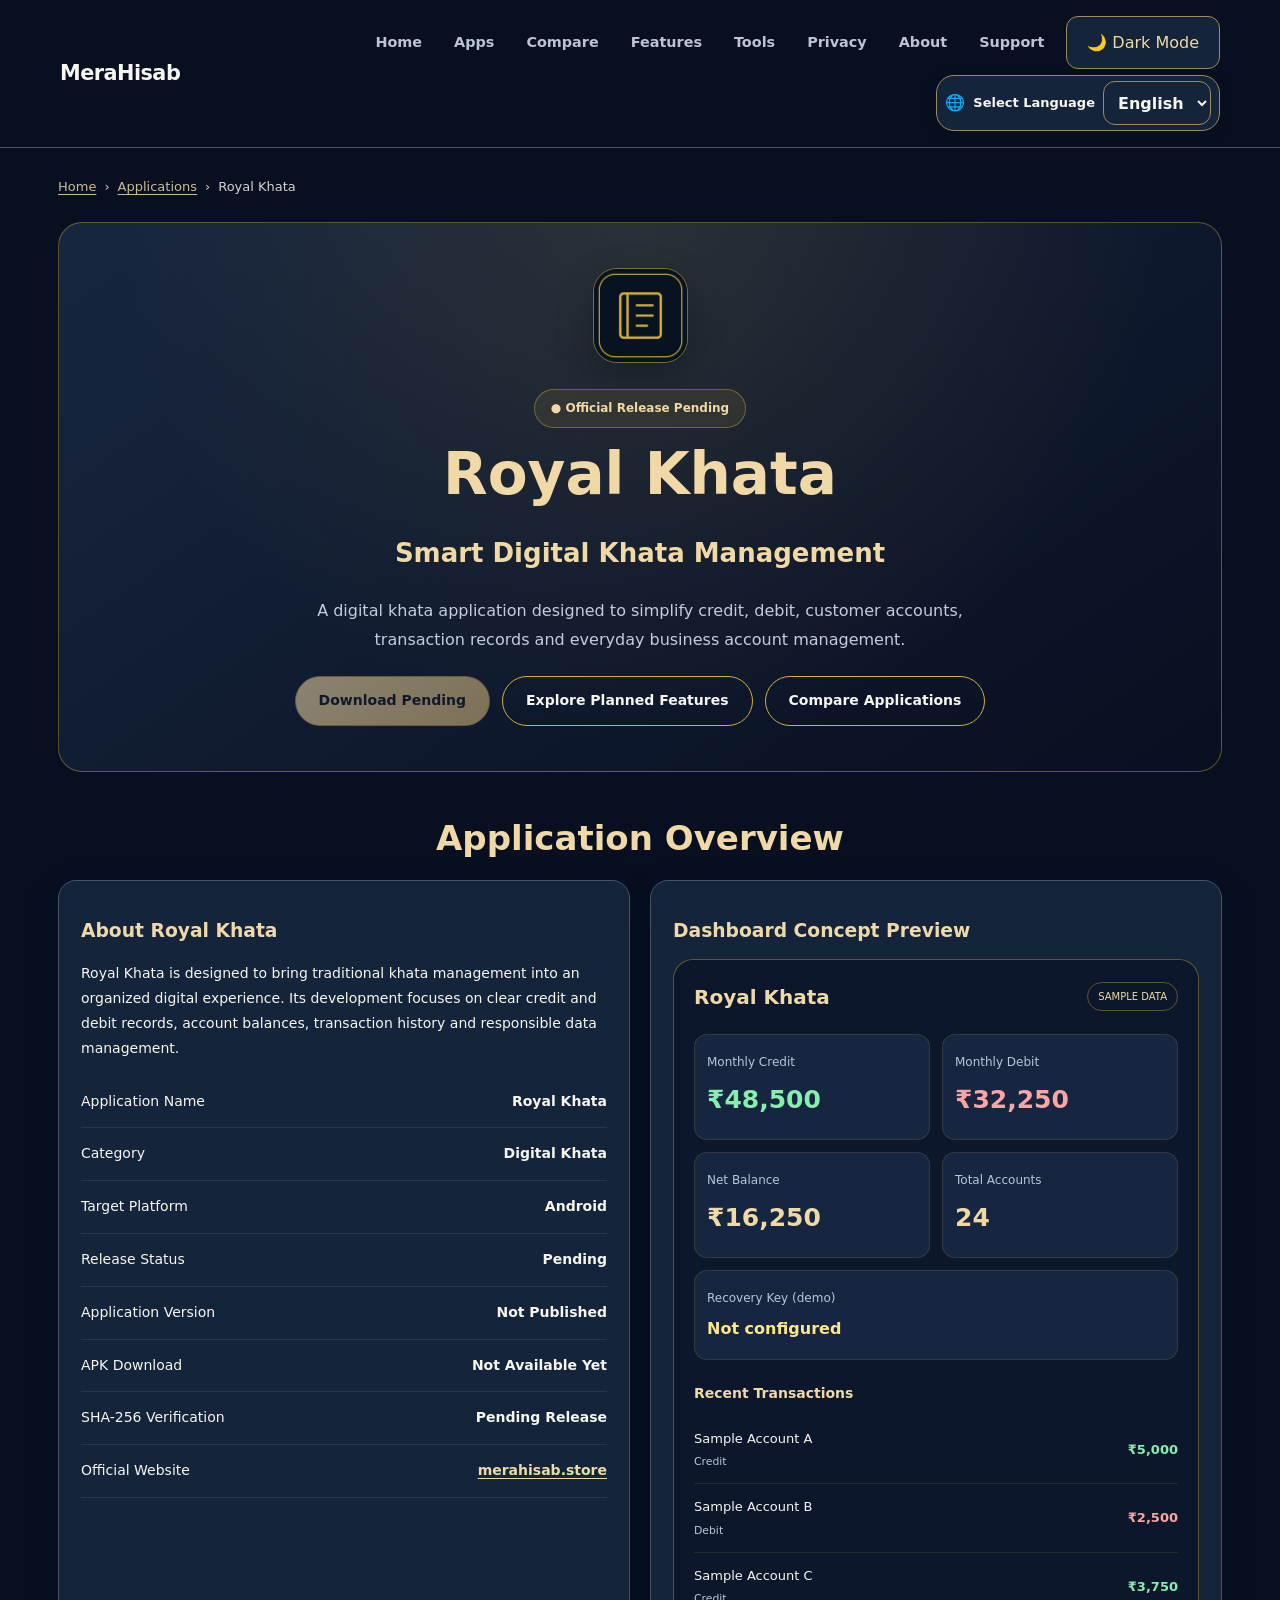
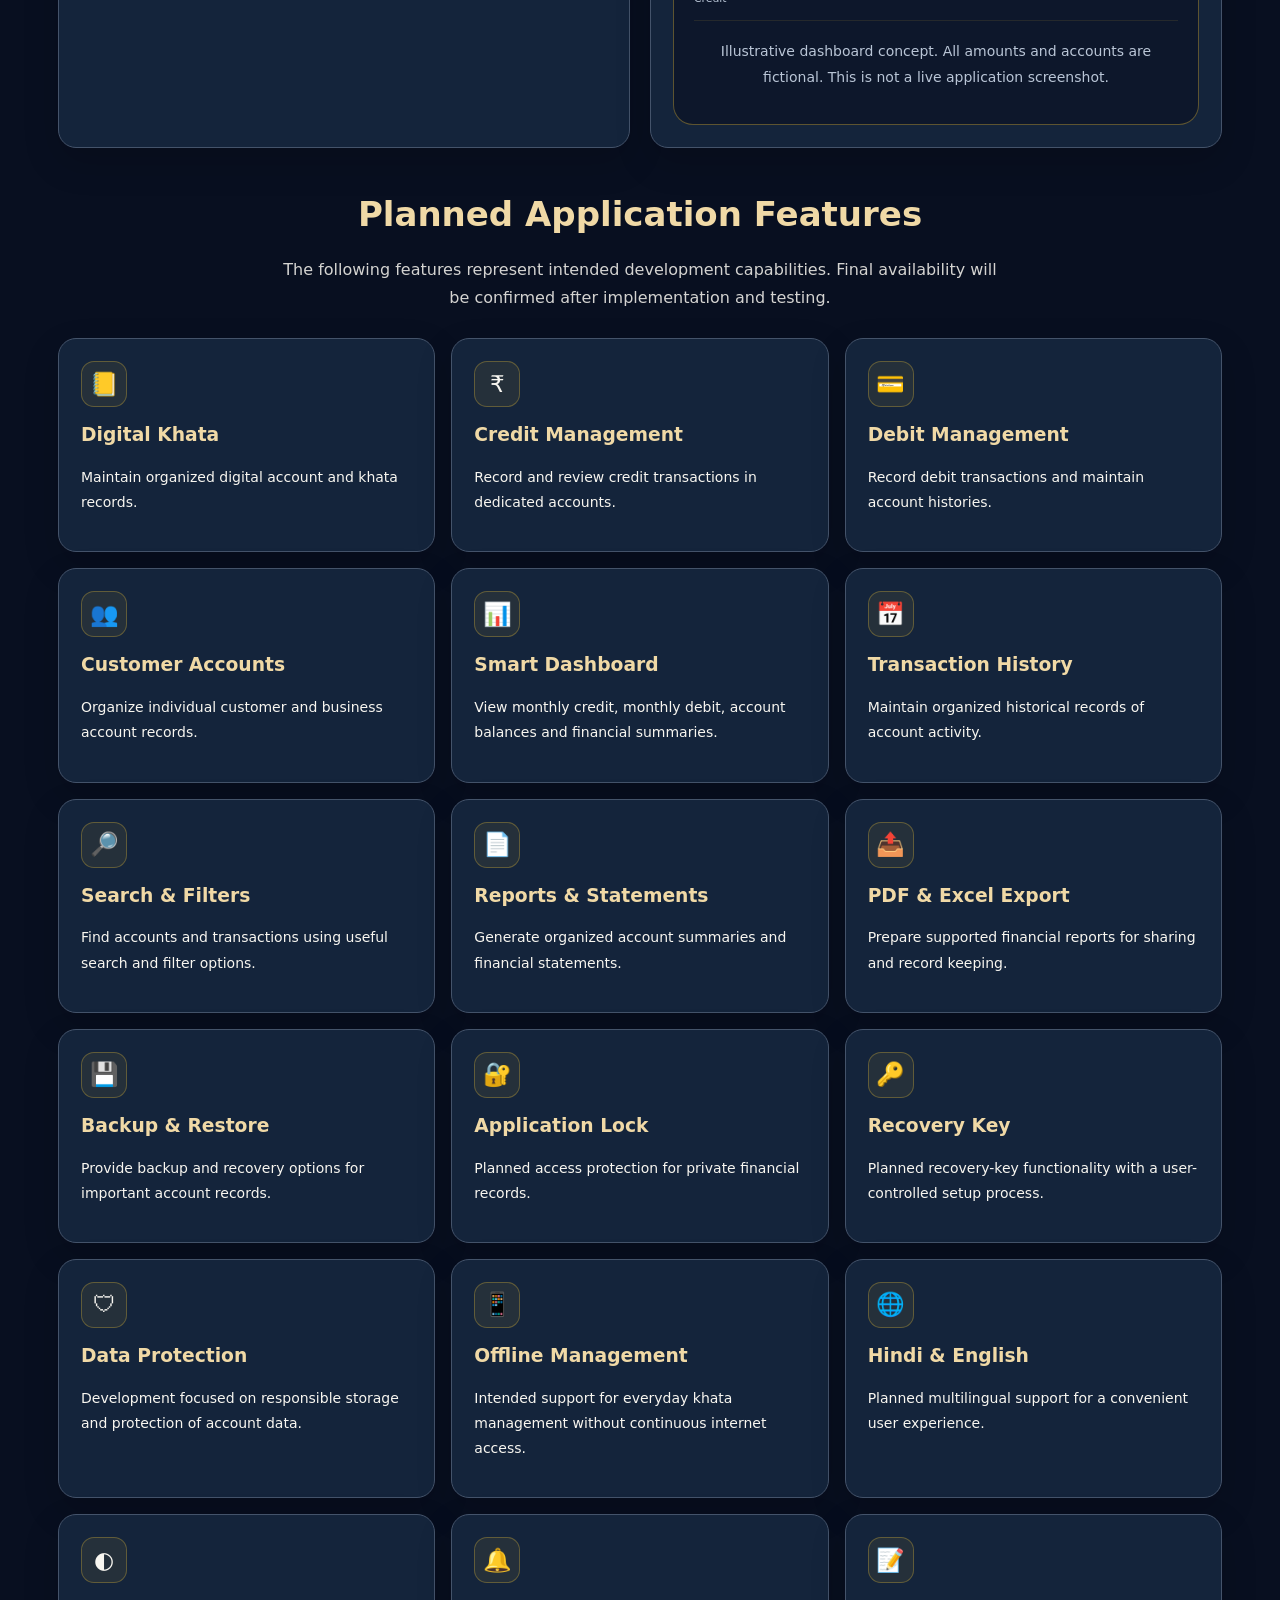
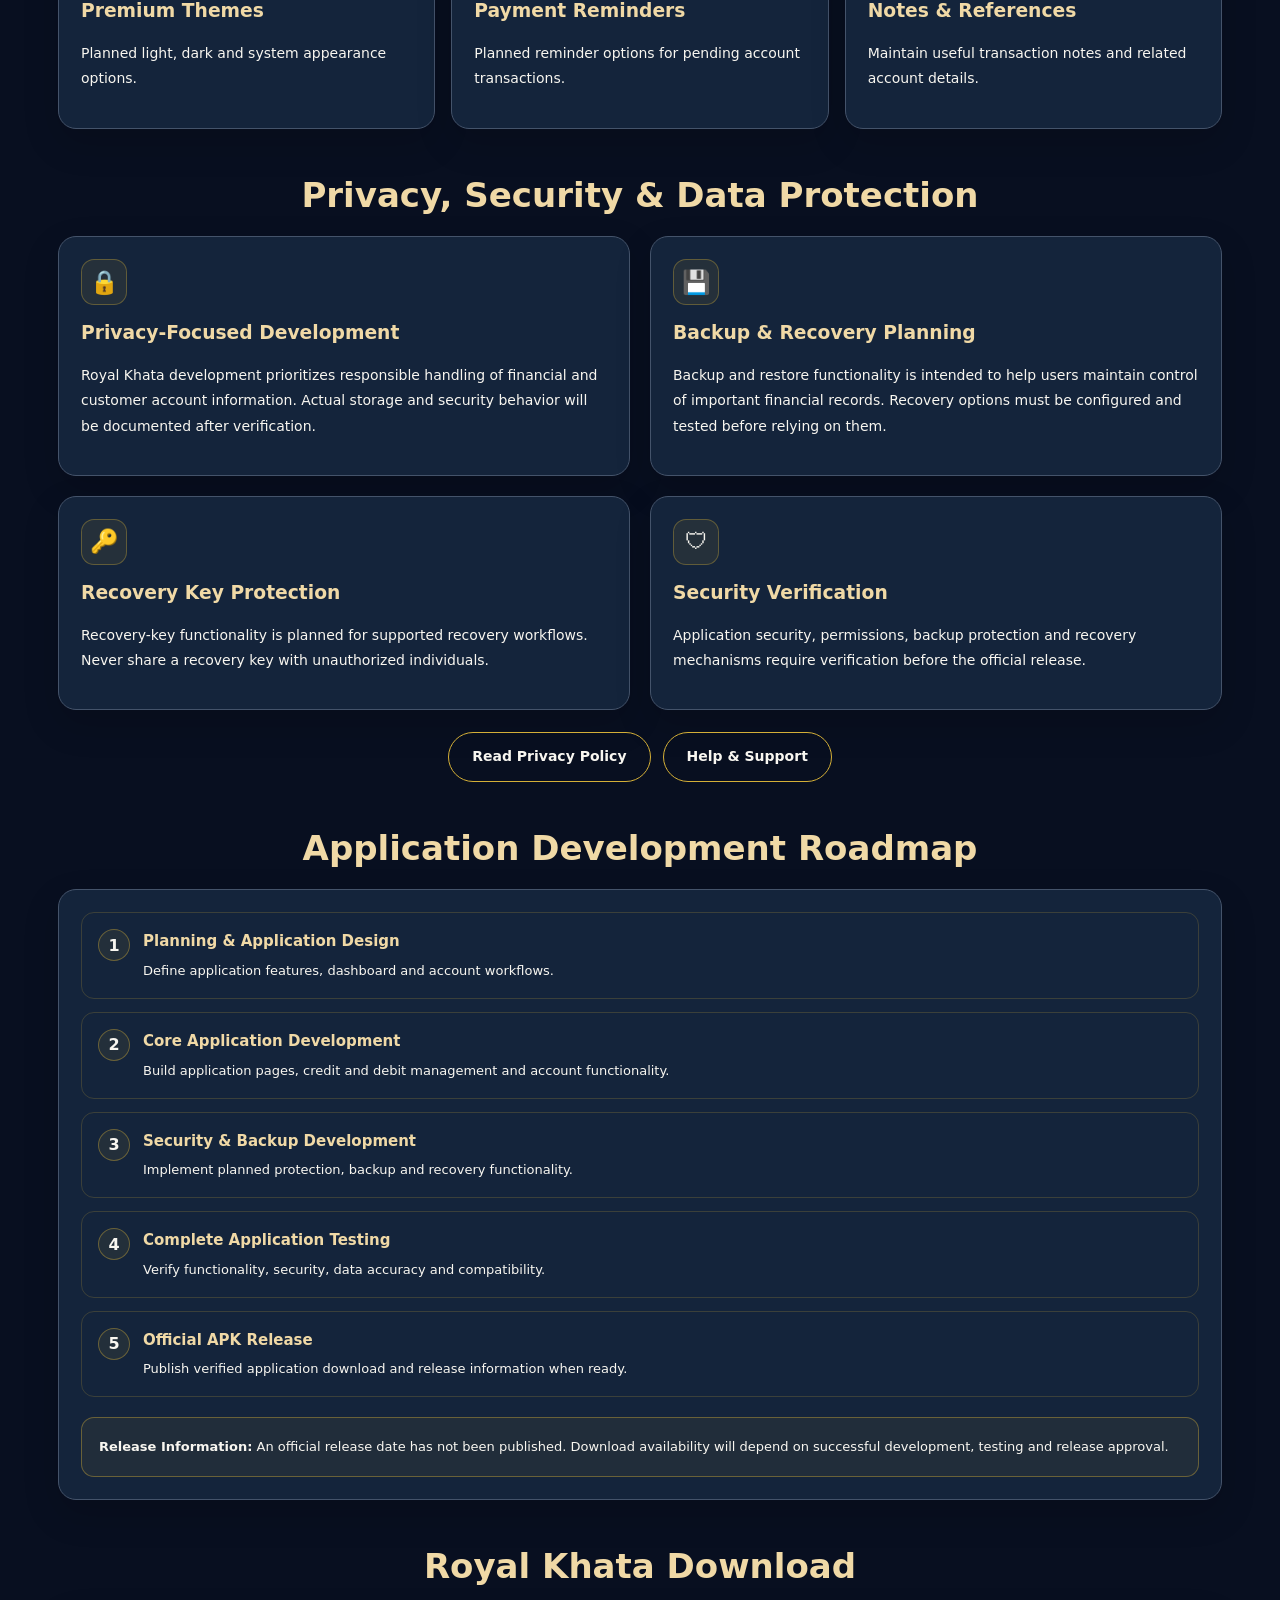
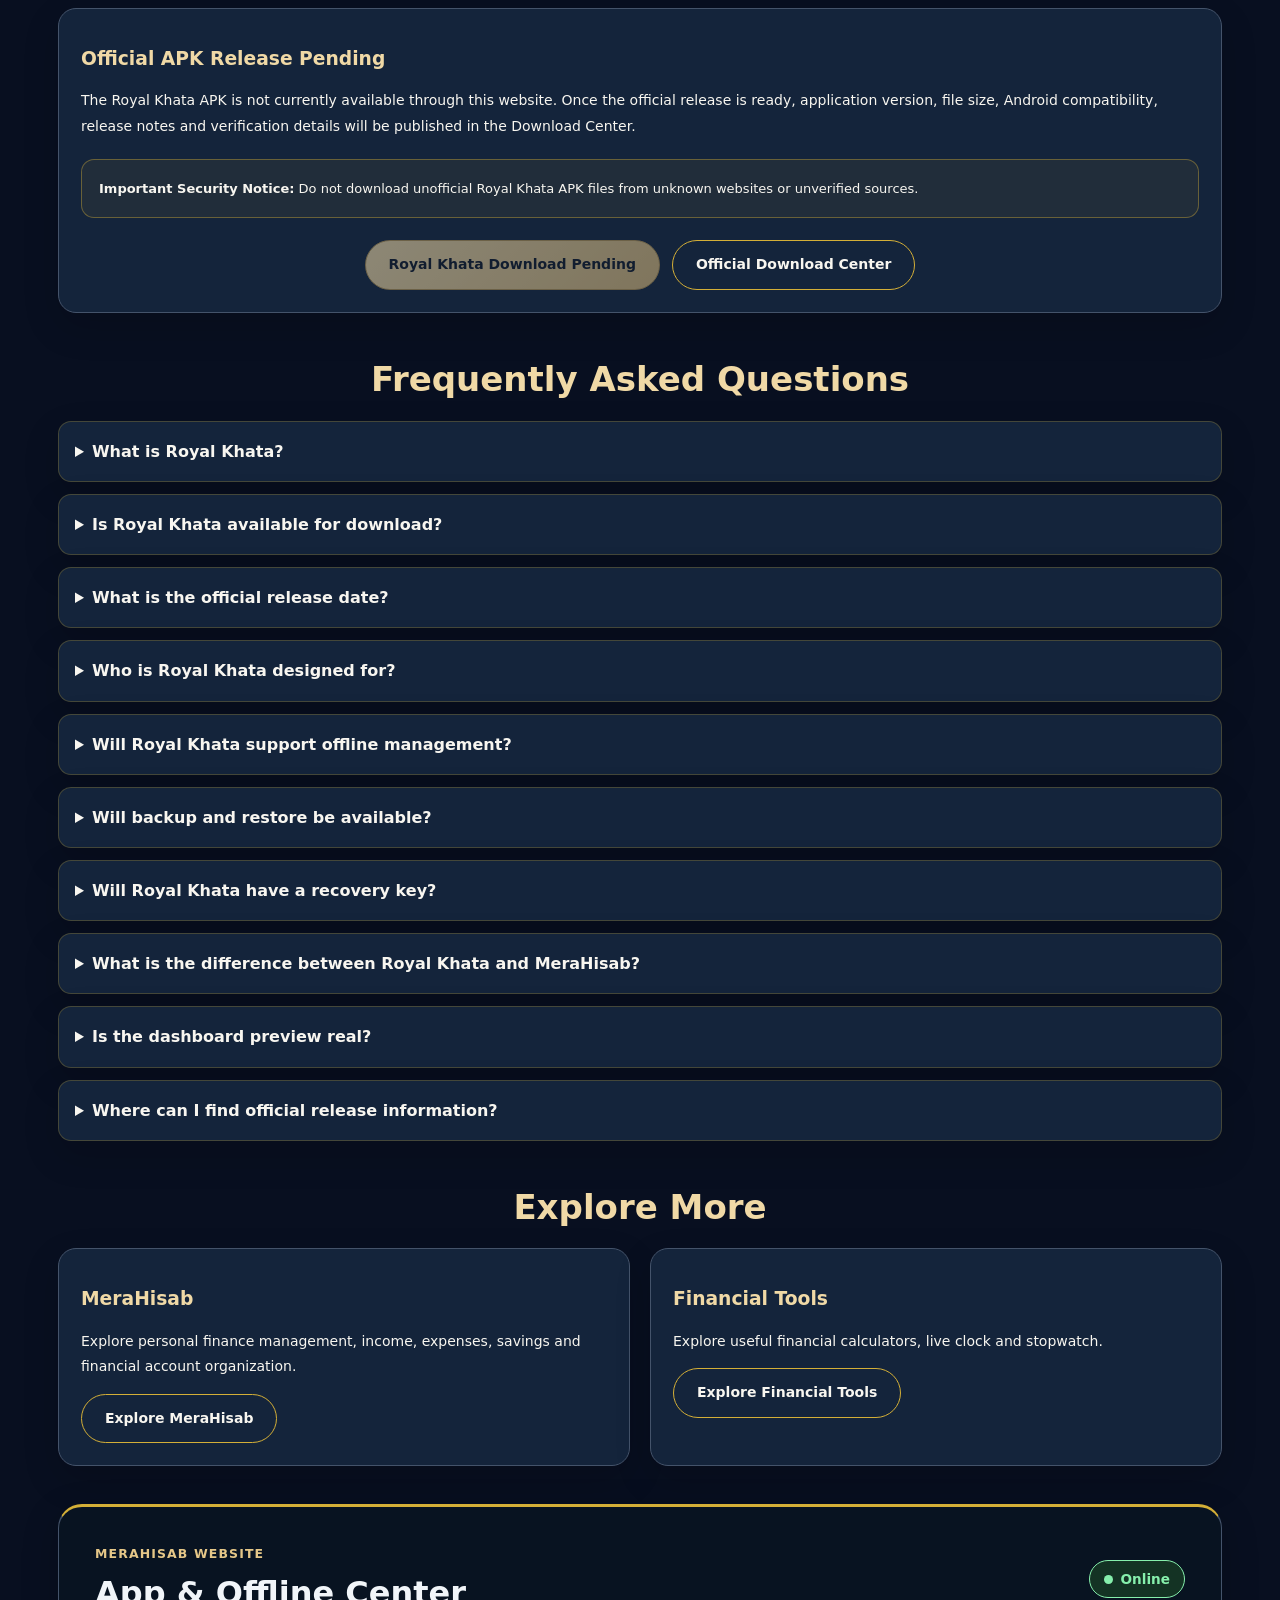
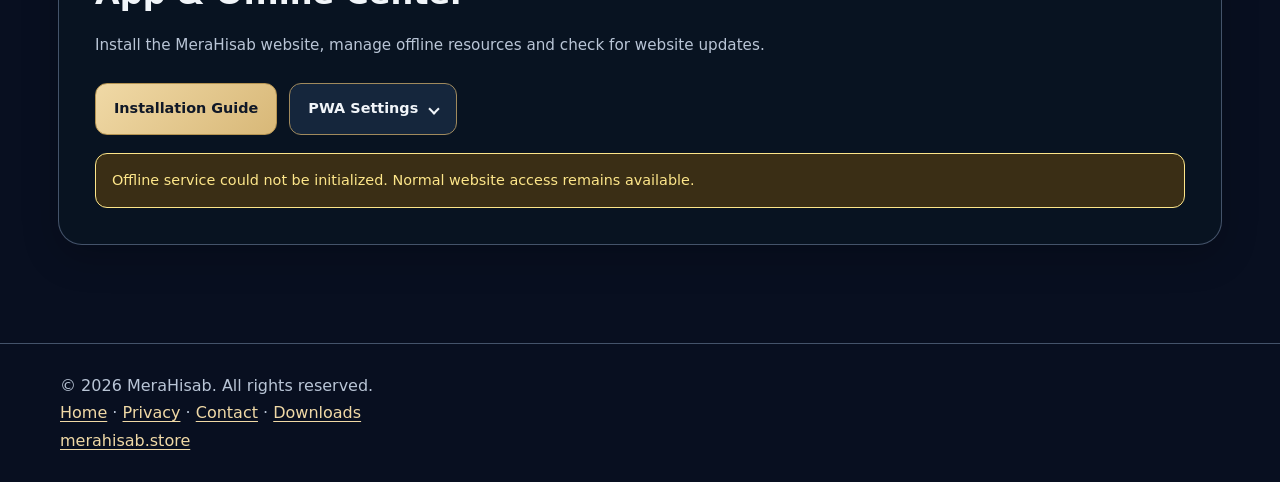
<file: royal-khata.html>
<!DOCTYPE html>

<html lang="en-IN">
<head>
<meta charset="utf-8"/>
<meta content="default-src 'self'; script-src 'self' 'sha256-2vJ9SqV1YmjmM7cmm4qChiPDdo/zKAmL4R+mgw55ggM=' 'sha256-R5SumQSWrXZxOz/T0vkoOfjP2E4m0QXOzyLY6Dfpxv8='; script-src-attr 'none'; style-src 'self' 'unsafe-inline'; font-src 'self'; img-src 'self' data: blob:; connect-src 'self'; worker-src 'self'; manifest-src 'self'; object-src 'none'; base-uri 'none'; form-action 'self'; frame-src 'none'" http-equiv="Content-Security-Policy"/><meta content="strict-origin-when-cross-origin" name="referrer"/>
<meta content="width=device-width, initial-scale=1.0" name="viewport"/>
<title>Royal Khata — Smart Digital Khata Management</title>
<meta content="Explore Royal Khata, a planned Android digital khata app for credit, debit and customer accounts. Official APK release is pending." name="description"/>
<meta content="MeraHisab" name="author"/>
<meta content="index, follow" name="robots"/>
<link href="https://merahisab.store/royal-khata.html" rel="canonical"/>
<!-- SOCIAL MEDIA SEO -->
<meta content="website" property="og:type"/>
<meta content="MeraHisab" property="og:site_name"/>
<meta content="Royal Khata — Smart Digital Khata" property="og:title"/>
<meta content="Explore Royal Khata, a planned Android digital khata app for credit, debit and customer accounts. Official APK release is pending." property="og:description"/>
<meta content="https://merahisab.store/royal-khata.html" property="og:url"/>
<meta content="https://merahisab.store/icons/shortcut-royal-khata.png" property="og:image"/>
<meta content="summary" name="twitter:card"/>
<!-- PWA INTEGRATION -->
<link href="/manifest.json" rel="manifest"/>
<meta content="MeraHisab" name="application-name"/>
<meta content="#080f20" name="theme-color"/>
<meta content="yes" name="mobile-web-app-capable"/>
<meta content="yes" name="apple-mobile-web-app-capable"/>
<meta content="default" name="apple-mobile-web-app-status-bar-style"/>
<meta content="MeraHisab" name="apple-mobile-web-app-title"/>
<link href="/icons/icon-192.png" rel="apple-touch-icon"/>
<link href="/icons/icon-192.png" rel="icon" sizes="192x192" type="image/png"/>
<!-- SHARED WEBSITE ENGINE -->
<link href="/upgrade.css" rel="stylesheet"/>
<link href="/pwa.css" rel="stylesheet"/>
<script defer="" src="/upgrade.js"></script>
<script defer="" src="/pwa.js"></script>
<!-- ROYAL KHATA PREMIUM DESIGN -->
<style>

    .rk-page {

      width: 100%;
      max-width: 1200px;
      margin: auto;
      padding: 28px 18px;
      box-sizing: border-box;

    }

    .rk-page * {

      box-sizing: border-box;

    }

    .rk-breadcrumb {

      display: flex;
      flex-wrap: wrap;
      gap: 8px;
      margin-bottom: 24px;
      font-size: 13px;
      opacity: 0.85;

    }

    .rk-hero {

      position: relative;
      overflow: hidden;
      padding: 45px 25px;
      margin-bottom: 30px;
      border: 1px solid rgba(212,175,55,0.4);
      border-radius: 24px;

      background:
        radial-gradient(
          circle at 50% 0%,
          rgba(212,175,55,0.12),
          transparent 65%
        ),
        linear-gradient(
          145deg,
          #172640,
          #080f20
        );

      color: #f8f6f0;
      text-align: center;

    }

    .rk-app-icon {

      width: 95px;
      height: 95px;
      object-fit: contain;
      border-radius: 24px;
      margin-bottom: 18px;
      border: 1px solid rgba(212,175,55,0.5);

      box-shadow:
        0 12px 35px rgba(0,0,0,0.25);

    }

    .rk-hero h1 {

      margin: 12px 0;
      color: #f0d9a6;
      font-size: clamp(34px,6vw,58px);
      line-height: 1.2;

    }

    .rk-hero h2 {

      font-size: clamp(18px,3vw,26px);

    }

    .rk-hero p {

      max-width: 680px;
      margin: 16px auto;
      color: #c4cddd;
      line-height: 1.8;

    }

    .rk-status {

      display: inline-block;
      padding: 8px 16px;
      border: 1px solid rgba(212,175,55,0.4);
      border-radius: 30px;
      background: rgba(212,175,55,0.1);
      color: #f0d9a6;
      font-size: 12px;
      font-weight: 700;

    }

    .rk-buttons {

      display: flex;
      flex-wrap: wrap;
      align-items: center;
      justify-content: center;
      gap: 12px;
      margin-top: 22px;

    }

    .rk-button {

      display: inline-flex;
      min-height: 46px;
      align-items: center;
      justify-content: center;
      padding: 12px 23px;
      border: 1px solid #d4af37;
      border-radius: 30px;
      font: inherit;
      font-size: 14px;
      font-weight: 700;
      text-align: center;
      text-decoration: none;
      cursor: pointer;

    }

    .rk-button-primary {

      background: linear-gradient(
        135deg,
        #f0d9a6,
        #d4af37
      );

      color: #101827;

    }

    .rk-button-secondary {

      background: transparent;
      color: inherit;

    }

    .rk-button:disabled {

      cursor: not-allowed;
      opacity: 0.55;

    }

    .rk-section {

      margin: 38px 0;

    }

    .rk-section-title {

      margin-bottom: 12px;
      font-size: clamp(24px,4vw,34px);
      text-align: center;

    }

    .rk-section-description {

      max-width: 720px;
      margin: 0 auto 25px;
      text-align: center;
      line-height: 1.8;
      opacity: 0.85;

    }

    .rk-grid {

      display: grid;
      grid-template-columns:
        repeat(2,minmax(0,1fr));
      gap: 20px;

    }

    .rk-features {

      display: grid;
      grid-template-columns:
        repeat(3,minmax(0,1fr));
      gap: 16px;

    }

    .rk-card {

      min-width: 0;
      padding: 22px;
      border: 1px solid rgba(212,175,55,0.25);
      border-radius: 18px;
      overflow-wrap: break-word;

    }

    .rk-card h3 {

      margin: 12px 0;

    }

    .rk-card p {

      font-size: 14px;
      line-height: 1.8;

    }

    .rk-feature-icon {

      display: grid;
      width: 46px;
      height: 46px;
      place-items: center;
      border: 1px solid rgba(212,175,55,0.35);
      border-radius: 13px;
      background: rgba(212,175,55,0.09);
      font-size: 23px;

    }

    .rk-info-row {

      display: flex;
      justify-content: space-between;
      flex-wrap: wrap;
      gap: 10px;
      padding: 14px 0;
      border-bottom: 1px solid rgba(128,128,128,0.2);
      font-size: 14px;

    }

    .rk-info-row strong {

      overflow-wrap: anywhere;

    }

    .rk-notice {

      padding: 17px;
      margin-top: 20px;
      border: 1px solid rgba(212,175,55,0.4);
      border-radius: 13px;
      background: rgba(212,175,55,0.07);
      font-size: 13px;
      line-height: 1.8;

    }

    /* DASHBOARD CONCEPT PREVIEW */

    .rk-dashboard {

      min-width: 0;
      padding: 20px;
      border: 1px solid rgba(212,175,55,0.4);
      border-radius: 20px;
      background: #0d172b;
      color: #f8f6f0;

    }

    .rk-dashboard-header {

      display: flex;
      justify-content: space-between;
      align-items: center;
      flex-wrap: wrap;
      gap: 10px;
      margin-bottom: 20px;

    }

    .rk-dashboard-header strong {

      color: #f0d9a6;
      font-size: 20px;

    }

    .rk-demo-label {

      padding: 5px 10px;
      border: 1px solid rgba(212,175,55,0.4);
      border-radius: 20px;
      color: #f0d9a6;
      font-size: 10px;

    }

    .rk-dashboard-grid {

      display: grid;
      grid-template-columns:
        repeat(2,minmax(0,1fr));
      gap: 12px;

    }

    .rk-stat {

      min-width: 0;
      padding: 17px 12px;
      border: 1px solid rgba(212,175,55,0.15);
      border-radius: 13px;
      background: #172640;

    }

    .rk-stat span {

      display: block;
      margin-bottom: 7px;
      color: #aab5c7;
      font-size: 12px;

    }

    .rk-stat strong {

      font-size: clamp(18px,3vw,25px);
      font-variant-numeric: tabular-nums;
      overflow-wrap: anywhere;

    }

    .rk-credit {

      color: #65c99a;

    }

    .rk-debit {

      color: #ed8585;

    }

    .rk-gold {

      color: #f0d9a6;

    }

    .rk-dashboard-caption {

      margin-top: 18px;
      color: #aab5c7;
      font-size: 12px;
      line-height: 1.7;
      text-align: center;

    }

    .rk-transaction-title {

      margin: 22px 0 10px;
      color: #f0d9a6;
      font-size: 14px;

    }

    .rk-transaction {

      display: flex;
      justify-content: space-between;
      align-items: center;
      gap: 12px;
      padding: 12px 0;
      border-bottom: 1px solid rgba(212,175,55,0.12);
      font-size: 13px;

    }

    .rk-transaction small {

      display: block;
      margin-top: 3px;
      color: #aab5c7;

    }

    .rk-transaction strong {

      flex-shrink: 0;

    }

    /* DEVELOPMENT STATUS */

    .rk-roadmap {

      display: grid;
      gap: 13px;

    }

    .rk-roadmap-item {

      display: flex;
      align-items: flex-start;
      gap: 13px;
      padding: 16px;
      border: 1px solid rgba(212,175,55,0.2);
      border-radius: 13px;

    }

    .rk-roadmap-number {

      display: grid;
      width: 32px;
      height: 32px;
      flex-shrink: 0;
      place-items: center;
      border: 1px solid rgba(212,175,55,0.4);
      border-radius: 50%;
      background: rgba(212,175,55,0.08);
      font-weight: 700;

    }

    .rk-roadmap-item h3 {

      margin: 0 0 5px;
      font-size: 15px;

    }

    .rk-roadmap-item p {

      margin: 0;
      font-size: 13px;
      line-height: 1.7;

    }

    /* FAQ */

    .rk-faq details {

      padding: 16px;
      margin-bottom: 12px;
      border: 1px solid rgba(212,175,55,0.25);
      border-radius: 13px;

    }

    .rk-faq summary {

      cursor: pointer;
      font-weight: 700;

    }

    .rk-faq details p {

      margin-top: 12px;
      line-height: 1.8;

    }

    .rk-page a:focus-visible,
    .rk-page button:focus-visible,
    .rk-page summary:focus-visible {

      outline: 3px solid #d4af37;
      outline-offset: 4px;

    }

    /* LIGHT THEME */

    html[data-theme="light"] .rk-hero,
    body[data-theme="light"] .rk-hero {

      background: linear-gradient(
        145deg,
        #ffffff,
        #f3ead7
      );

      color: #172033;

    }

    html[data-theme="light"] .rk-hero h1,
    body[data-theme="light"] .rk-hero h1 {

      color: #765018;

    }

    html[data-theme="light"] .rk-hero p,
    body[data-theme="light"] .rk-hero p {

      color: #46546a;

    }

    html[data-theme="light"] .rk-status,
    body[data-theme="light"] .rk-status {

      color: #765018;

    }

    /* TABLET RESPONSIVE */

    @media (max-width: 900px) {

      .rk-features {

        grid-template-columns:
          repeat(2,minmax(0,1fr));

      }

    }

    /* MOBILE RESPONSIVE */

    @media (max-width: 650px) {

      .rk-page {

        padding: 18px 14px;

      }

      .rk-grid,
      .rk-features {

        grid-template-columns:
          minmax(0,1fr);

      }

      .rk-hero {

        padding: 30px 18px;

      }

      .rk-card {

        padding: 18px;

      }

      .rk-buttons {

        flex-direction: column;

      }

      .rk-button {

        width: 100%;

      }

      .rk-dashboard {

        padding: 14px;

      }

      .rk-stat {

        padding: 13px 10px;

      }

    }

    @media (max-width: 340px) {

      .rk-dashboard-grid {

        grid-template-columns:
          minmax(0,1fr);

      }

    }

  
/* Final master additions: keep dashboard an explicitly fictional preview. */
.rk-recovery-status {grid-column:1/-1;}
.rk-recovery-status strong {font-size:1rem;color:#fde68a;}
.rk-page .rk-dashboard {color:#f8f6f0;}
.rk-dashboard .rk-credit {color:#86efac;}
.rk-dashboard .rk-debit {color:#fca5a5;}
.rk-page .rk-dashboard-caption,.rk-page .rk-stat span,.rk-page .rk-transaction small {color:#b9c5d6;}
html[data-theme="light"] .rk-hero h2 {color:#765018;}
.rk-hero .rk-button-secondary {color:inherit;}
.rk-card,.rk-transaction>div,.rk-info-row>* {min-width:0;overflow-wrap:anywhere;}
.rk-stat strong {word-break:normal;}
.rk-page .rk-button:disabled {cursor:not-allowed;}
@media (max-width:380px){.rk-dashboard-grid{grid-template-columns:minmax(0,1fr);}.rk-transaction{flex-wrap:wrap;}}
@media print{.rk-dashboard{border:1px solid #777;}.rk-card,.rk-stat,.rk-roadmap-item{break-inside:avoid;}.rk-buttons,#pwaMount,.skip-link{display:none!important;}}
</style>
<meta content="Royal Khata — Smart Digital Khata" name="twitter:title"/><meta content="Explore Royal Khata, a planned Android digital khata app for credit, debit and customer accounts. Official APK release is pending." name="twitter:description"/><meta content="https://merahisab.store/icons/shortcut-royal-khata.png" name="twitter:image"/><script type="application/ld+json">{"@context":"https://schema.org","@type":"BreadcrumbList","itemListElement":[{"@type":"ListItem","position":1,"name":"Home","item":"https://merahisab.store/"},{"@type":"ListItem","position":2,"name":"Applications","item":"https://merahisab.store/downloads.html"},{"@type":"ListItem","position":3,"name":"Royal Khata","item":"https://merahisab.store/royal-khata.html"}]}</script></head>
<body><a class="skip-link" data-no-translate="true" data-rk-hi="मुख्य सामग्री पर जाएँ" href="#main-content">Skip to main content</a>
<!-- WEBSITE HEADER -->
<header class="site">
<div class="container">
<strong>MeraHisab</strong>
<nav aria-label="Main navigation" data-rk-aria-hi="मुख्य नेविगेशन">
<a data-no-translate="true" data-rk-hi="होम" href="/index.html">Home</a>
<a data-no-translate="true" data-rk-hi="ऐप्स" href="/downloads.html">Apps</a>
<a data-no-translate="true" data-rk-hi="तुलना" href="/compare.html">Compare</a>
<a data-no-translate="true" data-rk-hi="विशेषताएँ" href="/index.html#features">Features</a>
<a data-no-translate="true" data-rk-hi="उपकरण" href="/tools.html">Tools</a>
<a data-no-translate="true" data-rk-hi="गोपनीयता" href="/privacy.html">Privacy</a>
<a data-no-translate="true" data-rk-hi="हमारे बारे में" href="/about.html">About</a>
<a data-no-translate="true" data-rk-hi="सहायता" href="/contact.html">Support</a>
<button aria-label="Change website theme" id="theme" type="button">

          Theme

        </button>
</nav>
</div>
</header>
<!-- MAIN ROYAL KHATA PAGE -->
<main class="shell rk-page" id="main-content" tabindex="-1">
<nav aria-label="Breadcrumb" class="rk-breadcrumb" data-rk-aria-hi="पेज का मार्ग">
<a data-no-translate="true" data-rk-hi="होम" href="/index.html">Home</a>
<span>›</span>
<a data-no-translate="true" data-rk-hi="ऐप्स" href="/downloads.html">Applications</a>
<span>›</span>
<span aria-current="page">

        Royal Khata

      </span>
</nav>
<!-- APPLICATION HERO -->
<section class="rk-hero">
<img alt="Royal Khata website icon" class="rk-app-icon" data-rk-alt-hi="Royal Khata वेबसाइट का आइकन" decoding="async" height="95" src="/icons/shortcut-royal-khata.png" width="95"/>
<div>
<span class="rk-status" data-no-translate="true" data-rk-hi="● आधिकारिक रिलीज़ लंबित">

          ● Official Release Pending

        </span>
</div>
<h1>Royal Khata</h1>
<h2 data-no-translate="true" data-rk-hi="स्मार्ट डिजिटल खाता प्रबंधन">Smart Digital Khata Management</h2>
<p data-no-translate="true" data-rk-hi="क्रेडिट, डेबिट, ग्राहक खातों, लेनदेन रिकॉर्ड और रोज़मर्रा के व्यावसायिक खातों का प्रबंधन सरल बनाने के लिए प्रस्तावित डिजिटल खाता ऐप।">

        A digital khata application designed
        to simplify credit, debit, customer
        accounts, transaction records and
        everyday business account management.

      </p>
<div class="rk-buttons">
<button class="rk-button rk-button-primary" data-no-translate="true" data-rk-hi="डाउनलोड लंबित" disabled="" type="button">

          Download Pending

        </button>
<a class="rk-button rk-button-secondary" data-no-translate="true" data-rk-hi="प्रस्तावित सुविधाएँ देखें" href="#royal-features">

          Explore Planned Features

        </a>
<a class="rk-button rk-button-secondary" data-no-translate="true" data-rk-hi="ऐप्स की तुलना करें" href="/compare.html">

          Compare Applications

        </a>
</div>
</section>
<!-- APPLICATION OVERVIEW -->
<section class="rk-section">
<h2 class="rk-section-title" data-no-translate="true" data-rk-hi="ऐप का परिचय">

        Application Overview

      </h2>
<div class="rk-grid">
<article class="upgrade-card rk-card">
<h3 data-no-translate="true" data-rk-hi="Royal Khata के बारे में">About Royal Khata</h3>
<p data-no-translate="true" data-rk-hi="Royal Khata का उद्देश्य पारंपरिक खाता प्रबंधन को व्यवस्थित डिजिटल रूप देना है। इसका विकास स्पष्ट क्रेडिट और डेबिट रिकॉर्ड, खाते की शेष राशि, लेनदेन इतिहास और जिम्मेदार डेटा प्रबंधन पर केंद्रित है।">

            Royal Khata is designed to bring
            traditional khata management into
            an organized digital experience.

            Its development focuses on clear
            credit and debit records, account
            balances, transaction history and
            responsible data management.

          </p>
<div class="rk-info-row">
<span data-no-translate="true" data-rk-hi="ऐप का नाम">Application Name</span>
<strong>Royal Khata</strong>
</div>
<div class="rk-info-row">
<span data-no-translate="true" data-rk-hi="श्रेणी">Category</span>
<strong data-no-translate="true" data-rk-hi="डिजिटल खाता">Digital Khata</strong>
</div>
<div class="rk-info-row">
<span data-no-translate="true" data-rk-hi="लक्षित प्लेटफ़ॉर्म">Target Platform</span>
<strong>Android</strong>
</div>
<div class="rk-info-row">
<span data-no-translate="true" data-rk-hi="रिलीज़ की स्थिति">Release Status</span>
<strong data-no-translate="true" data-rk-hi="लंबित">Pending</strong>
</div>
<div class="rk-info-row">
<span data-no-translate="true" data-rk-hi="ऐप का संस्करण">Application Version</span>
<strong data-no-translate="true" data-rk-hi="प्रकाशित नहीं">Not Published</strong>
</div>
<div class="rk-info-row">
<span data-no-translate="true" data-rk-hi="APK डाउनलोड">APK Download</span>
<strong data-no-translate="true" data-rk-hi="अभी उपलब्ध नहीं">Not Available Yet</strong>
</div>
<div class="rk-info-row">
<span data-no-translate="true" data-rk-hi="SHA-256 सत्यापन">SHA-256 Verification</span>
<strong data-no-translate="true" data-rk-hi="रिलीज़ लंबित">Pending Release</strong>
</div>
<div class="rk-info-row">
<span data-no-translate="true" data-rk-hi="आधिकारिक वेबसाइट">Official Website</span>
<strong>
<a href="https://merahisab.store/">

                merahisab.store

              </a>
</strong>
</div>
</article>
<!-- DASHBOARD CONCEPT -->
<article class="upgrade-card rk-card">
<h3 data-no-translate="true" data-rk-hi="डैशबोर्ड का नमूना">Dashboard Concept Preview</h3>
<div class="rk-dashboard">
<div class="rk-dashboard-header">
<strong>Royal Khata</strong>
<span class="rk-demo-label" data-no-translate="true" data-rk-hi="काल्पनिक डेटा">

                SAMPLE DATA

              </span>
</div>
<div class="rk-dashboard-grid">
<div class="rk-stat">
<span data-no-translate="true" data-rk-hi="मासिक क्रेडिट">Monthly Credit</span>
<strong class="rk-credit">

                  ₹48,500

                </strong>
</div>
<div class="rk-stat">
<span data-no-translate="true" data-rk-hi="मासिक डेबिट">Monthly Debit</span>
<strong class="rk-debit">

                  ₹32,250

                </strong>
</div>
<div class="rk-stat">
<span data-no-translate="true" data-rk-hi="शुद्ध शेष राशि">Net Balance</span>
<strong class="rk-gold">

                  ₹16,250

                </strong>
</div>
<div class="rk-stat">
<span data-no-translate="true" data-rk-hi="कुल खाते">Total Accounts</span>
<strong class="rk-gold">

                  24

                </strong>
</div>
<div class="rk-stat rk-recovery-status"><span data-no-translate="true" data-rk-hi="रिकवरी कुंजी (नमूना)">Recovery Key (demo)</span><strong data-no-translate="true" data-rk-hi="सेट नहीं की गई">Not configured</strong></div></div>
<h4 class="rk-transaction-title" data-no-translate="true" data-rk-hi="हाल के लेनदेन">

              Recent Transactions

            </h4>
<div class="rk-transaction">
<div><span data-no-translate="true" data-rk-hi="नमूना खाता A">

                Sample Account A

                </span><small data-no-translate="true" data-rk-hi="क्रेडिट">Credit</small>
</div>
<strong class="rk-credit">

                ₹5,000

              </strong>
</div>
<div class="rk-transaction">
<div><span data-no-translate="true" data-rk-hi="नमूना खाता B">

                Sample Account B

                </span><small data-no-translate="true" data-rk-hi="डेबिट">Debit</small>
</div>
<strong class="rk-debit">

                ₹2,500

              </strong>
</div>
<div class="rk-transaction">
<div><span data-no-translate="true" data-rk-hi="नमूना खाता C">

                Sample Account C

                </span><small data-no-translate="true" data-rk-hi="क्रेडिट">Credit</small>
</div>
<strong class="rk-credit">

                ₹3,750

              </strong>
</div>
<p class="rk-dashboard-caption" data-no-translate="true" data-rk-hi="यह डैशबोर्ड केवल उदाहरण है। सभी राशियाँ और खाते काल्पनिक हैं। यह किसी जारी ऐप का वास्तविक स्क्रीनशॉट नहीं है।">

              Illustrative dashboard concept.
              All amounts and accounts are fictional.
              This is not a live application screenshot.

            </p>
</div>
</article>
</div>
</section>
<!-- PLANNED APPLICATION FEATURES -->
<section class="rk-section" id="royal-features">
<h2 class="rk-section-title" data-no-translate="true" data-rk-hi="ऐप की प्रस्तावित सुविधाएँ">

        Planned Application Features

      </h2>
<p class="rk-section-description" data-no-translate="true" data-rk-hi="नीचे दी गई सुविधाएँ विकास योजना का हिस्सा हैं। लागू करने और परीक्षण के बाद ही उनकी उपलब्धता की पुष्टि होगी।">

        The following features represent
        intended development capabilities.
        Final availability will be confirmed
        after implementation and testing.

      </p>
<div class="rk-features">
<article class="upgrade-card rk-card">
<div class="rk-feature-icon">📒</div>
<h3 data-no-translate="true" data-rk-hi="डिजिटल खाता">Digital Khata</h3>
<p data-no-translate="true" data-rk-hi="डिजिटल खाते और खाता-बही के रिकॉर्ड व्यवस्थित रखें।">

            Maintain organized digital
            account and khata records.

          </p>
</article>
<article class="upgrade-card rk-card">
<div class="rk-feature-icon">₹</div>
<h3 data-no-translate="true" data-rk-hi="क्रेडिट प्रबंधन">Credit Management</h3>
<p data-no-translate="true" data-rk-hi="अलग-अलग खातों में क्रेडिट लेनदेन दर्ज करें और देखें।">

            Record and review credit
            transactions in dedicated accounts.

          </p>
</article>
<article class="upgrade-card rk-card">
<div class="rk-feature-icon">💳</div>
<h3 data-no-translate="true" data-rk-hi="डेबिट प्रबंधन">Debit Management</h3>
<p data-no-translate="true" data-rk-hi="डेबिट लेनदेन दर्ज करें और खातों का इतिहास रखें।">

            Record debit transactions
            and maintain account histories.

          </p>
</article>
<article class="upgrade-card rk-card">
<div class="rk-feature-icon">👥</div>
<h3 data-no-translate="true" data-rk-hi="ग्राहक खाते">Customer Accounts</h3>
<p data-no-translate="true" data-rk-hi="ग्राहकों और व्यावसायिक खातों के रिकॉर्ड व्यवस्थित करें।">

            Organize individual customer
            and business account records.

          </p>
</article>
<article class="upgrade-card rk-card">
<div class="rk-feature-icon">📊</div>
<h3 data-no-translate="true" data-rk-hi="स्मार्ट डैशबोर्ड">Smart Dashboard</h3>
<p data-no-translate="true" data-rk-hi="मासिक क्रेडिट, मासिक डेबिट, खाते की शेष राशि और वित्तीय सारांश देखें।">

            View monthly credit, monthly debit,
            account balances and financial summaries.

          </p>
</article>
<article class="upgrade-card rk-card">
<div class="rk-feature-icon">📅</div>
<h3 data-no-translate="true" data-rk-hi="लेनदेन इतिहास">Transaction History</h3>
<p data-no-translate="true" data-rk-hi="खाते की गतिविधियों के पुराने रिकॉर्ड व्यवस्थित रखें।">

            Maintain organized historical
            records of account activity.

          </p>
</article>
<article class="upgrade-card rk-card">
<div class="rk-feature-icon">🔎</div>
<h3 data-no-translate="true" data-rk-hi="खोज और फ़िल्टर">Search &amp; Filters</h3>
<p data-no-translate="true" data-rk-hi="खोज और फ़िल्टर विकल्पों से खाते तथा लेनदेन ढूँढें।">

            Find accounts and transactions
            using useful search and filter options.

          </p>
</article>
<article class="upgrade-card rk-card">
<div class="rk-feature-icon">📄</div>
<h3 data-no-translate="true" data-rk-hi="रिपोर्ट और विवरण">Reports &amp; Statements</h3>
<p data-no-translate="true" data-rk-hi="व्यवस्थित खाता सारांश और वित्तीय विवरण बनाएँ।">

            Generate organized account
            summaries and financial statements.

          </p>
</article>
<article class="upgrade-card rk-card">
<div class="rk-feature-icon">📤</div>
<h3 data-no-translate="true" data-rk-hi="PDF और Excel एक्सपोर्ट">PDF &amp; Excel Export</h3>
<p data-no-translate="true" data-rk-hi="समर्थित वित्तीय रिपोर्ट साझा करने और रिकॉर्ड रखने के लिए तैयार करें।">

            Prepare supported financial
            reports for sharing and record keeping.

          </p>
</article>
<article class="upgrade-card rk-card">
<div class="rk-feature-icon">💾</div>
<h3 data-no-translate="true" data-rk-hi="बैकअप और पुनर्स्थापना">Backup &amp; Restore</h3>
<p data-no-translate="true" data-rk-hi="महत्वपूर्ण खाता रिकॉर्ड के बैकअप और रिकवरी विकल्प उपलब्ध कराने की योजना।">

            Provide backup and recovery
            options for important account records.

          </p>
</article>
<article class="upgrade-card rk-card">
<div class="rk-feature-icon">🔐</div>
<h3 data-no-translate="true" data-rk-hi="ऐप लॉक">Application Lock</h3>
<p data-no-translate="true" data-rk-hi="निजी वित्तीय रिकॉर्ड तक पहुँच सुरक्षित करने की प्रस्तावित सुविधा।">

            Planned access protection
            for private financial records.

          </p>
</article>
<article class="upgrade-card rk-card">
<div class="rk-feature-icon">🔑</div>
<h3 data-no-translate="true" data-rk-hi="रिकवरी कुंजी">Recovery Key</h3>
<p data-no-translate="true" data-rk-hi="उपयोगकर्ता के नियंत्रण में रिकवरी कुंजी सेट करने की प्रस्तावित सुविधा।">

            Planned recovery-key functionality
            with a user-controlled setup process.

          </p>
</article>
<article class="upgrade-card rk-card">
<div class="rk-feature-icon">🛡</div>
<h3 data-no-translate="true" data-rk-hi="डेटा संरक्षण">Data Protection</h3>
<p data-no-translate="true" data-rk-hi="खाता डेटा के जिम्मेदार भंडारण और संरक्षण पर केंद्रित विकास।">

            Development focused on responsible
            storage and protection of account data.

          </p>
</article>
<article class="upgrade-card rk-card">
<div class="rk-feature-icon">📱</div>
<h3 data-no-translate="true" data-rk-hi="ऑफलाइन प्रबंधन">Offline Management</h3>
<p data-no-translate="true" data-rk-hi="लगातार इंटरनेट के बिना रोज़मर्रा का खाता प्रबंधन करने की योजना।">

            Intended support for everyday
            khata management without continuous
            internet access.

          </p>
</article>
<article class="upgrade-card rk-card">
<div class="rk-feature-icon">🌐</div>
<h3 data-no-translate="true" data-rk-hi="हिन्दी और अंग्रेज़ी">Hindi &amp; English</h3>
<p data-no-translate="true" data-rk-hi="सुविधाजनक उपयोग के लिए प्रस्तावित बहुभाषी समर्थन।">

            Planned multilingual support
            for a convenient user experience.

          </p>
</article>
<article class="upgrade-card rk-card">
<div class="rk-feature-icon">◐</div>
<h3 data-no-translate="true" data-rk-hi="प्रीमियम थीम">Premium Themes</h3>
<p data-no-translate="true" data-rk-hi="प्रस्तावित लाइट, डार्क और सिस्टम थीम विकल्प।">

            Planned light, dark and system
            appearance options.

          </p>
</article>
<article class="upgrade-card rk-card">
<div class="rk-feature-icon">🔔</div>
<h3 data-no-translate="true" data-rk-hi="भुगतान रिमाइंडर">Payment Reminders</h3>
<p data-no-translate="true" data-rk-hi="लंबित खाता लेनदेन के लिए प्रस्तावित रिमाइंडर।">

            Planned reminder options
            for pending account transactions.

          </p>
</article>
<article class="upgrade-card rk-card">
<div class="rk-feature-icon">📝</div>
<h3 data-no-translate="true" data-rk-hi="नोट्स और संदर्भ">Notes &amp; References</h3>
<p data-no-translate="true" data-rk-hi="लेनदेन से जुड़े उपयोगी नोट्स और खाता विवरण रखें।">

            Maintain useful transaction
            notes and related account details.

          </p>
</article>
</div>
</section>
<!-- SECURITY AND PRIVACY -->
<section class="rk-section">
<h2 class="rk-section-title" data-no-translate="true" data-rk-hi="गोपनीयता, सुरक्षा और डेटा संरक्षण">

        Privacy, Security &amp; Data Protection

      </h2>
<div class="rk-grid">
<article class="upgrade-card rk-card">
<div class="rk-feature-icon">🔒</div>
<h3 data-no-translate="true" data-rk-hi="गोपनीयता पर केंद्रित विकास">Privacy-Focused Development</h3>
<p data-no-translate="true" data-rk-hi="Royal Khata के विकास में वित्तीय और ग्राहक जानकारी के जिम्मेदार प्रबंधन को प्राथमिकता दी जाती है। वास्तविक भंडारण और सुरक्षा व्यवहार सत्यापन के बाद दस्तावेज़ में बताए जाएँगे।">

            Royal Khata development prioritizes
            responsible handling of financial
            and customer account information.

            Actual storage and security behavior
            will be documented after verification.

          </p>
</article>
<article class="upgrade-card rk-card">
<div class="rk-feature-icon">💾</div>
<h3 data-no-translate="true" data-rk-hi="बैकअप और रिकवरी की योजना">Backup &amp; Recovery Planning</h3>
<p data-no-translate="true" data-rk-hi="बैकअप और पुनर्स्थापना का उद्देश्य महत्वपूर्ण वित्तीय रिकॉर्ड पर उपयोगकर्ता का नियंत्रण बनाए रखना है। भरोसा करने से पहले रिकवरी विकल्प सेट करके जाँचना जरूरी है।">

            Backup and restore functionality
            is intended to help users maintain
            control of important financial records.

            Recovery options must be configured
            and tested before relying on them.

          </p>
</article>
<article class="upgrade-card rk-card">
<div class="rk-feature-icon">🔑</div>
<h3 data-no-translate="true" data-rk-hi="रिकवरी कुंजी की सुरक्षा">Recovery Key Protection</h3>
<p data-no-translate="true" data-rk-hi="समर्थित रिकवरी प्रक्रियाओं के लिए रिकवरी कुंजी की योजना है। इसे किसी अनधिकृत व्यक्ति से साझा न करें।">

            Recovery-key functionality is
            planned for supported recovery workflows.

            Never share a recovery key with
            unauthorized individuals.

          </p>
</article>
<article class="upgrade-card rk-card">
<div class="rk-feature-icon">🛡</div>
<h3 data-no-translate="true" data-rk-hi="सुरक्षा सत्यापन">Security Verification</h3>
<p data-no-translate="true" data-rk-hi="आधिकारिक रिलीज़ से पहले ऐप की सुरक्षा, अनुमतियों, बैकअप संरक्षण और रिकवरी प्रक्रियाओं का सत्यापन जरूरी है।">

            Application security, permissions,
            backup protection and recovery
            mechanisms require verification
            before the official release.

          </p>
</article>
</div>
<div class="rk-buttons">
<a class="rk-button rk-button-secondary" data-no-translate="true" data-rk-hi="गोपनीयता नीति पढ़ें" href="/privacy.html">

          Read Privacy Policy

        </a>
<a class="rk-button rk-button-secondary" data-no-translate="true" data-rk-hi="मदद और सहायता" href="/contact.html">

          Help &amp; Support

        </a>
</div>
</section>
<!-- DEVELOPMENT ROADMAP -->
<section class="rk-section">
<h2 class="rk-section-title" data-no-translate="true" data-rk-hi="ऐप विकास की कार्ययोजना">

        Application Development Roadmap

      </h2>
<article class="upgrade-card rk-card">
<div class="rk-roadmap">
<div class="rk-roadmap-item">
<span class="rk-roadmap-number">1</span>
<div>
<h3 data-no-translate="true" data-rk-hi="योजना और ऐप डिज़ाइन">Planning &amp; Application Design</h3>
<p data-no-translate="true" data-rk-hi="ऐप की सुविधाएँ, डैशबोर्ड और खाता प्रक्रियाएँ तय करना।">

                Define application features,
                dashboard and account workflows.

              </p>
</div>
</div>
<div class="rk-roadmap-item">
<span class="rk-roadmap-number">2</span>
<div>
<h3 data-no-translate="true" data-rk-hi="मुख्य ऐप विकास">Core Application Development</h3>
<p data-no-translate="true" data-rk-hi="ऐप पेज, क्रेडिट और डेबिट प्रबंधन तथा खाते की सुविधाएँ बनाना।">

                Build application pages,
                credit and debit management
                and account functionality.

              </p>
</div>
</div>
<div class="rk-roadmap-item">
<span class="rk-roadmap-number">3</span>
<div>
<h3 data-no-translate="true" data-rk-hi="सुरक्षा और बैकअप विकास">Security &amp; Backup Development</h3>
<p data-no-translate="true" data-rk-hi="प्रस्तावित सुरक्षा, बैकअप और रिकवरी सुविधाएँ लागू करना।">

                Implement planned protection,
                backup and recovery functionality.

              </p>
</div>
</div>
<div class="rk-roadmap-item">
<span class="rk-roadmap-number">4</span>
<div>
<h3 data-no-translate="true" data-rk-hi="पूर्ण ऐप परीक्षण">Complete Application Testing</h3>
<p data-no-translate="true" data-rk-hi="कार्यप्रणाली, सुरक्षा, डेटा की शुद्धता और अनुकूलता जाँचना।">

                Verify functionality, security,
                data accuracy and compatibility.

              </p>
</div>
</div>
<div class="rk-roadmap-item">
<span class="rk-roadmap-number">5</span>
<div>
<h3 data-no-translate="true" data-rk-hi="आधिकारिक APK रिलीज़">Official APK Release</h3>
<p data-no-translate="true" data-rk-hi="तैयार होने पर सत्यापित ऐप डाउनलोड और रिलीज़ जानकारी प्रकाशित करना।">

                Publish verified application
                download and release information
                when ready.

              </p>
</div>
</div>
</div>
<div class="rk-notice">
<strong data-no-translate="true" data-rk-hi="रिलीज़ की जानकारी:">Release Information:</strong><span data-no-translate="true" data-rk-hi="आधिकारिक रिलीज़ तिथि प्रकाशित नहीं हुई है। डाउनलोड की उपलब्धता सफल विकास, परीक्षण और रिलीज़ स्वीकृति पर निर्भर करेगी।">

          An official release date has not
          been published. Download availability
          will depend on successful development,
          testing and release approval.

        </span></div>
</article>
</section>
<!-- DOWNLOAD INFORMATION -->
<section class="rk-section">
<h2 class="rk-section-title" data-no-translate="true" data-rk-hi="Royal Khata डाउनलोड">

        Royal Khata Download

      </h2>
<article class="upgrade-card rk-card">
<h3 data-no-translate="true" data-rk-hi="आधिकारिक APK रिलीज़ लंबित">Official APK Release Pending</h3>
<p data-no-translate="true" data-rk-hi="Royal Khata APK अभी इस वेबसाइट पर उपलब्ध नहीं है। आधिकारिक रिलीज़ तैयार होने पर ऐप का संस्करण, फ़ाइल आकार, Android अनुकूलता, रिलीज़ नोट्स और सत्यापन विवरण डाउनलोड केंद्र में प्रकाशित किए जाएँगे।">

          The Royal Khata APK is not currently
          available through this website.

          Once the official release is ready,
          application version, file size,
          Android compatibility, release notes
          and verification details will be
          published in the Download Center.

        </p>
<div class="rk-notice">
<strong data-no-translate="true" data-rk-hi="महत्वपूर्ण सुरक्षा सूचना:">Important Security Notice:</strong><span data-no-translate="true" data-rk-hi="अज्ञात वेबसाइटों या असत्यापित स्रोतों से अनाधिकारिक Royal Khata APK डाउनलोड न करें।">

          Do not download unofficial Royal Khata
          APK files from unknown websites or
          unverified sources.

        </span></div>
<div class="rk-buttons">
<button class="rk-button rk-button-primary" data-no-translate="true" data-rk-hi="Royal Khata डाउनलोड लंबित" disabled="" type="button">

            Royal Khata Download Pending

          </button>
<a class="rk-button rk-button-secondary" data-no-translate="true" data-rk-hi="आधिकारिक डाउनलोड केंद्र" href="/downloads.html">

            Official Download Center

          </a>
</div>
</article>
</section>
<!-- FREQUENTLY ASKED QUESTIONS -->
<section class="rk-section rk-faq">
<h2 class="rk-section-title" data-no-translate="true" data-rk-hi="अक्सर पूछे जाने वाले प्रश्न">

        Frequently Asked Questions

      </h2>
<details class="upgrade-card">
<summary data-no-translate="true" data-rk-hi="Royal Khata क्या है?">

          What is Royal Khata?

        </summary>
<p data-no-translate="true" data-rk-hi="Royal Khata क्रेडिट, डेबिट और व्यवस्थित खाता प्रबंधन के लिए प्रस्तावित डिजिटल खाता ऐप है।">

          Royal Khata is a digital khata
          application designed around credit,
          debit and organized account management.

        </p>
</details>
<details class="upgrade-card">
<summary data-no-translate="true" data-rk-hi="क्या Royal Khata डाउनलोड के लिए उपलब्ध है?">

          Is Royal Khata available for download?

        </summary>
<p data-no-translate="true" data-rk-hi="अभी नहीं। आधिकारिक APK डाउनलोड की जानकारी लंबित है।">

          Not yet. Official APK download
          information is pending.

        </p>
</details>
<details class="upgrade-card">
<summary data-no-translate="true" data-rk-hi="आधिकारिक रिलीज़ तिथि क्या है?">

          What is the official release date?

        </summary>
<p data-no-translate="true" data-rk-hi="आधिकारिक रिलीज़ तिथि घोषित नहीं हुई है।">

          An official release date has not
          been announced.

        </p>
</details>
<details class="upgrade-card">
<summary data-no-translate="true" data-rk-hi="Royal Khata किसके लिए बनाया जा रहा है?">

          Who is Royal Khata designed for?

        </summary>
<p data-no-translate="true" data-rk-hi="Royal Khata उन उपयोगकर्ताओं, दुकानदारों और छोटे व्यवसायों के लिए है जो क्रेडिट, डेबिट और खातों के रिकॉर्ड रखते हैं।">

          Royal Khata is intended for users,
          shopkeepers and small businesses
          who maintain credit, debit and
          account records.

        </p>
</details>
<details class="upgrade-card">
<summary data-no-translate="true" data-rk-hi="क्या Royal Khata ऑफलाइन प्रबंधन का समर्थन करेगा?">

          Will Royal Khata support offline management?

        </summary>
<p data-no-translate="true" data-rk-hi="ऑफलाइन वित्तीय रिकॉर्ड प्रबंधन प्रस्तावित सुविधा है। अंतिम उपलब्धता का सत्यापन आवश्यक है।">

          Offline financial record management
          is a planned capability. Final
          availability requires verification.

        </p>
</details>
<details class="upgrade-card">
<summary data-no-translate="true" data-rk-hi="क्या बैकअप और पुनर्स्थापना उपलब्ध होगी?">

          Will backup and restore be available?

        </summary>
<p data-no-translate="true" data-rk-hi="बैकअप और पुनर्स्थापना विकास योजना में शामिल हैं।">

          Backup and restore functionality
          is included in the development plan.

        </p>
</details>
<details class="upgrade-card">
<summary data-no-translate="true" data-rk-hi="क्या Royal Khata में रिकवरी कुंजी होगी?">

          Will Royal Khata have a recovery key?

        </summary>
<p data-no-translate="true" data-rk-hi="रिकवरी कुंजी प्रस्तावित सुविधा है। रिलीज़ से पहले इसके सेटअप और रिकवरी प्रक्रिया का परीक्षण जरूरी है।">

          Recovery-key functionality is planned.
          Its configuration and recovery behavior
          must be tested before release.

        </p>
</details>
<details class="upgrade-card">
<summary data-no-translate="true" data-rk-hi="Royal Khata और MeraHisab में क्या अंतर है?">

          What is the difference between Royal Khata and MeraHisab?

        </summary>
<p><span data-no-translate="true" data-rk-hi="Royal Khata का मुख्य उद्देश्य डिजिटल खाता, क्रेडिट और डेबिट रिकॉर्ड है। MeraHisab का मुख्य उद्देश्य व्यक्तिगत आय, खर्च, बचत और वित्तीय खाते हैं। अधिक जानकारी के लिए ">

          Royal Khata focuses on digital khata,
          credit and debit account records.

          MeraHisab focuses on personal income,
          expenses, savings and financial accounts.

          Visit the

          </span><a data-no-translate="true" data-rk-hi="तुलना पेज" href="/compare.html">

            Comparison Page

          </a><span data-no-translate="true" data-rk-hi=" देखें।">

          for more information.

        </span></p>
</details>
<details class="upgrade-card">
<summary data-no-translate="true" data-rk-hi="क्या डैशबोर्ड का नमूना वास्तविक है?">

          Is the dashboard preview real?

        </summary>
<p data-no-translate="true" data-rk-hi="इस पेज का डैशबोर्ड काल्पनिक डेटा वाला उदाहरण है। यह जारी किए गए Royal Khata ऐप का स्क्रीनशॉट नहीं है।">

          The dashboard shown on this page
          is an illustrative design concept
          using fictional sample data.

          It is not a screenshot of a released
          Royal Khata application.

        </p>
</details>
<details class="upgrade-card">
<summary data-no-translate="true" data-rk-hi="आधिकारिक रिलीज़ की जानकारी कहाँ मिलेगी?">

          Where can I find official release information?

        </summary>
<p><span data-no-translate="true" data-rk-hi="प्रकाशित रिलीज़ जानकारी के लिए आधिकारिक ">

          Visit the official

          </span><a data-no-translate="true" data-rk-hi="MeraHisab डाउनलोड केंद्र" href="/downloads.html">

            MeraHisab Download Center

          </a><span data-no-translate="true" data-rk-hi=" देखें।">

          for published release information.

        </span></p>
</details>
</section>
<!-- OTHER APPLICATIONS AND TOOLS -->
<section class="rk-section">
<h2 class="rk-section-title" data-no-translate="true" data-rk-hi="और जानें">

        Explore More

      </h2>
<div class="rk-grid">
<article class="upgrade-card rk-card">
<h3>MeraHisab</h3>
<p data-no-translate="true" data-rk-hi="व्यक्तिगत वित्त, आय, खर्च, बचत और वित्तीय खातों के प्रबंधन के बारे में जानें।">

            Explore personal finance management,
            income, expenses, savings and
            financial account organization.

          </p>
<a class="rk-button rk-button-secondary" data-no-translate="true" data-rk-hi="MeraHisab के बारे में जानें" href="/merahisab.html">

            Explore MeraHisab

          </a>
</article>
<article class="upgrade-card rk-card">
<h3 data-no-translate="true" data-rk-hi="वित्तीय उपकरण">Financial Tools</h3>
<p data-no-translate="true" data-rk-hi="उपयोगी वित्तीय कैलकुलेटर, लाइव घड़ी और स्टॉपवॉच देखें।">

            Explore useful financial calculators,
            live clock and stopwatch.

          </p>
<a class="rk-button rk-button-secondary" data-no-translate="true" data-rk-hi="वित्तीय उपकरण देखें" href="/tools.html">

            Explore Financial Tools

          </a>
</article>
</div>
</section>
<!-- PWA INSTALLATION AND DIAGNOSTICS -->
<section class="rk-section" id="pwaMount">
<!--

        Website installation,
        offline cache management,
        update management and diagnostics
        are generated by pwa.js.

        Installing the website does not
        install the Royal Khata Android APK.

      -->
</section>
</main>
<!-- WEBSITE FOOTER -->
<footer class="site">
<div class="container">

      © <span data-year="">2026</span><span data-no-translate="true" data-rk-hi=" MeraHisab। सर्वाधिकार सुरक्षित। ">

      MeraHisab. All rights reserved.

      </span><br/>
<a data-no-translate="true" data-rk-hi="होम" href="/index.html">Home</a>

      ·

      <a data-no-translate="true" data-rk-hi="गोपनीयता" href="/privacy.html">Privacy</a>

      ·

      <a data-no-translate="true" data-rk-hi="संपर्क" href="/contact.html">Contact</a>

      ·

      <a data-no-translate="true" data-rk-hi="डाउनलोड" href="/downloads.html">Downloads</a>
<br/>
<a href="https://merahisab.store/">

        merahisab.store

      </a>
</div>
</footer>
<!-- JAVASCRIPT DISABLED FALLBACK -->
<noscript>
<div data-no-translate="true" data-rk-hi="JavaScript बंद है। थीम नियंत्रण और वेबसाइट इंस्टॉलेशन की सुविधाओं के लिए JavaScript आवश्यक है।" style="
      padding:20px;
      text-align:center;
      background:#172640;
      color:#f0d9a6;
    ">

      JavaScript is disabled.

      Theme controls and website installation
      features require JavaScript.

    </div>
</noscript>
<script>(function(){"use strict";
const texts=Array.from(document.querySelectorAll("[data-rk-hi]")).map(e=>[e,e.textContent,e.dataset.rkHi]);
const attrs=[];for(const [attr,hook] of [["alt","data-rk-alt-hi"],["aria-label","data-rk-aria-hi"]]){document.querySelectorAll("["+hook+"]").forEach(e=>attrs.push([e,attr,e.getAttribute(attr),e.getAttribute(hook)]));}
function apply(){const engine=window.MeraHisabLanguage;const hi=engine&&typeof engine.getLanguage==="function"?engine.getLanguage()==="hi":document.documentElement.dataset.language==="hi";texts.forEach(([e,en,h])=>{const value=hi?h:en;if(e.textContent!==value)e.textContent=value;});attrs.forEach(([e,a,en,h])=>{const value=hi?h:en;if(e.getAttribute(a)!==value)e.setAttribute(a,value);});}
window.addEventListener("merahisab:languagechange",apply);window.addEventListener("merahisab:languageready",apply);apply();
})();</script></body>
</html>
</file>
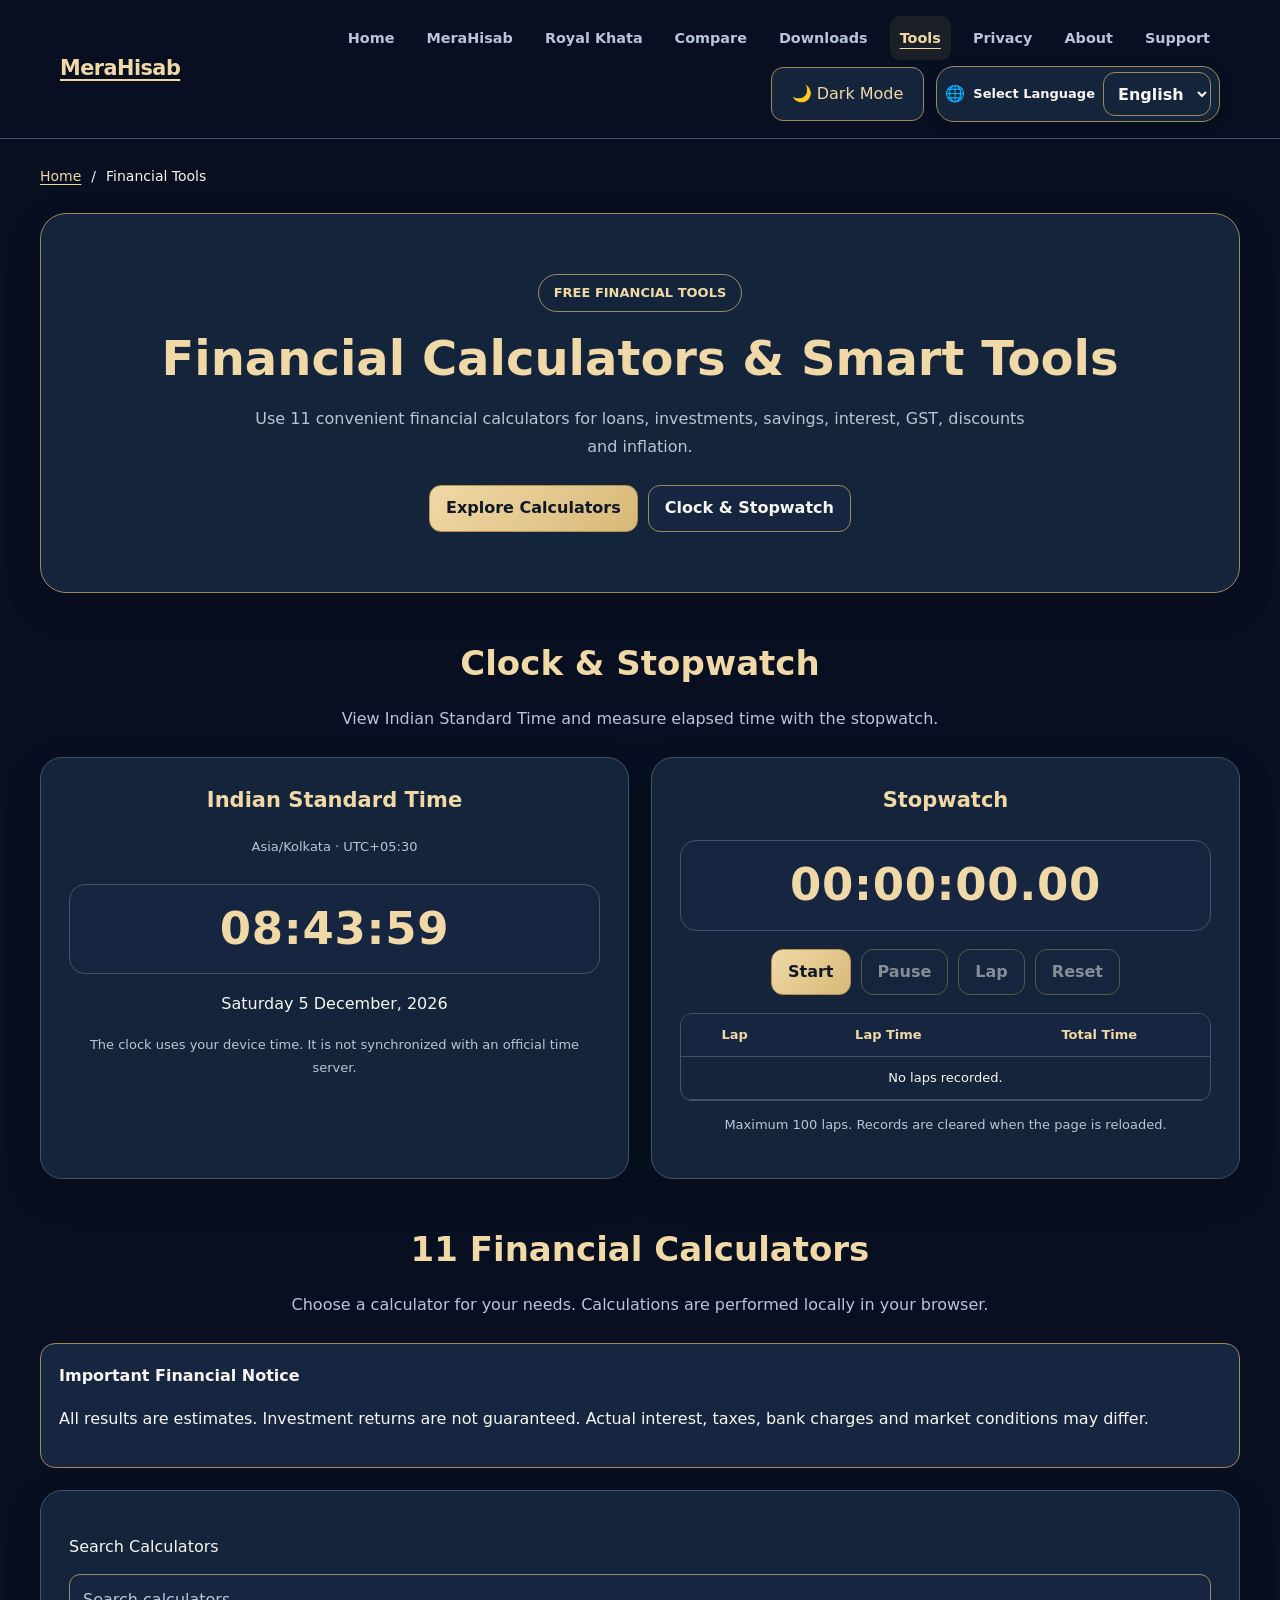
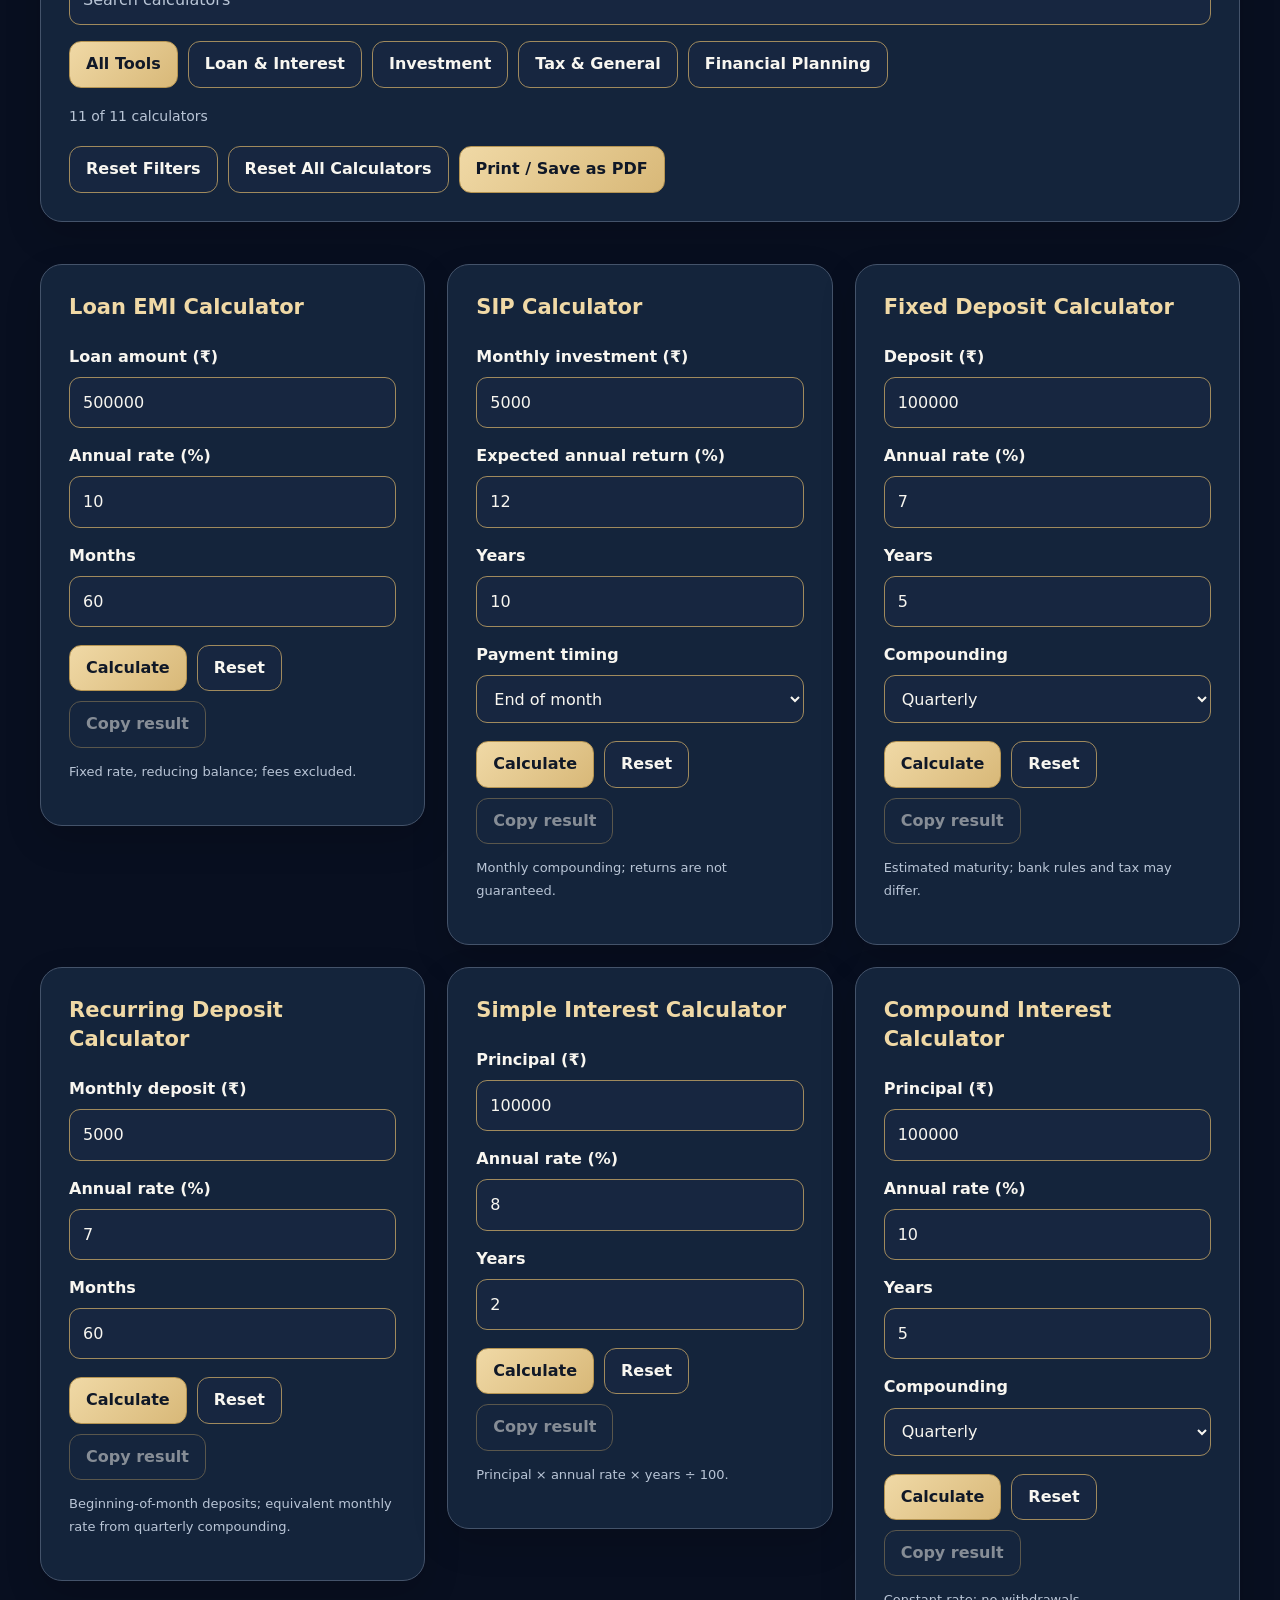
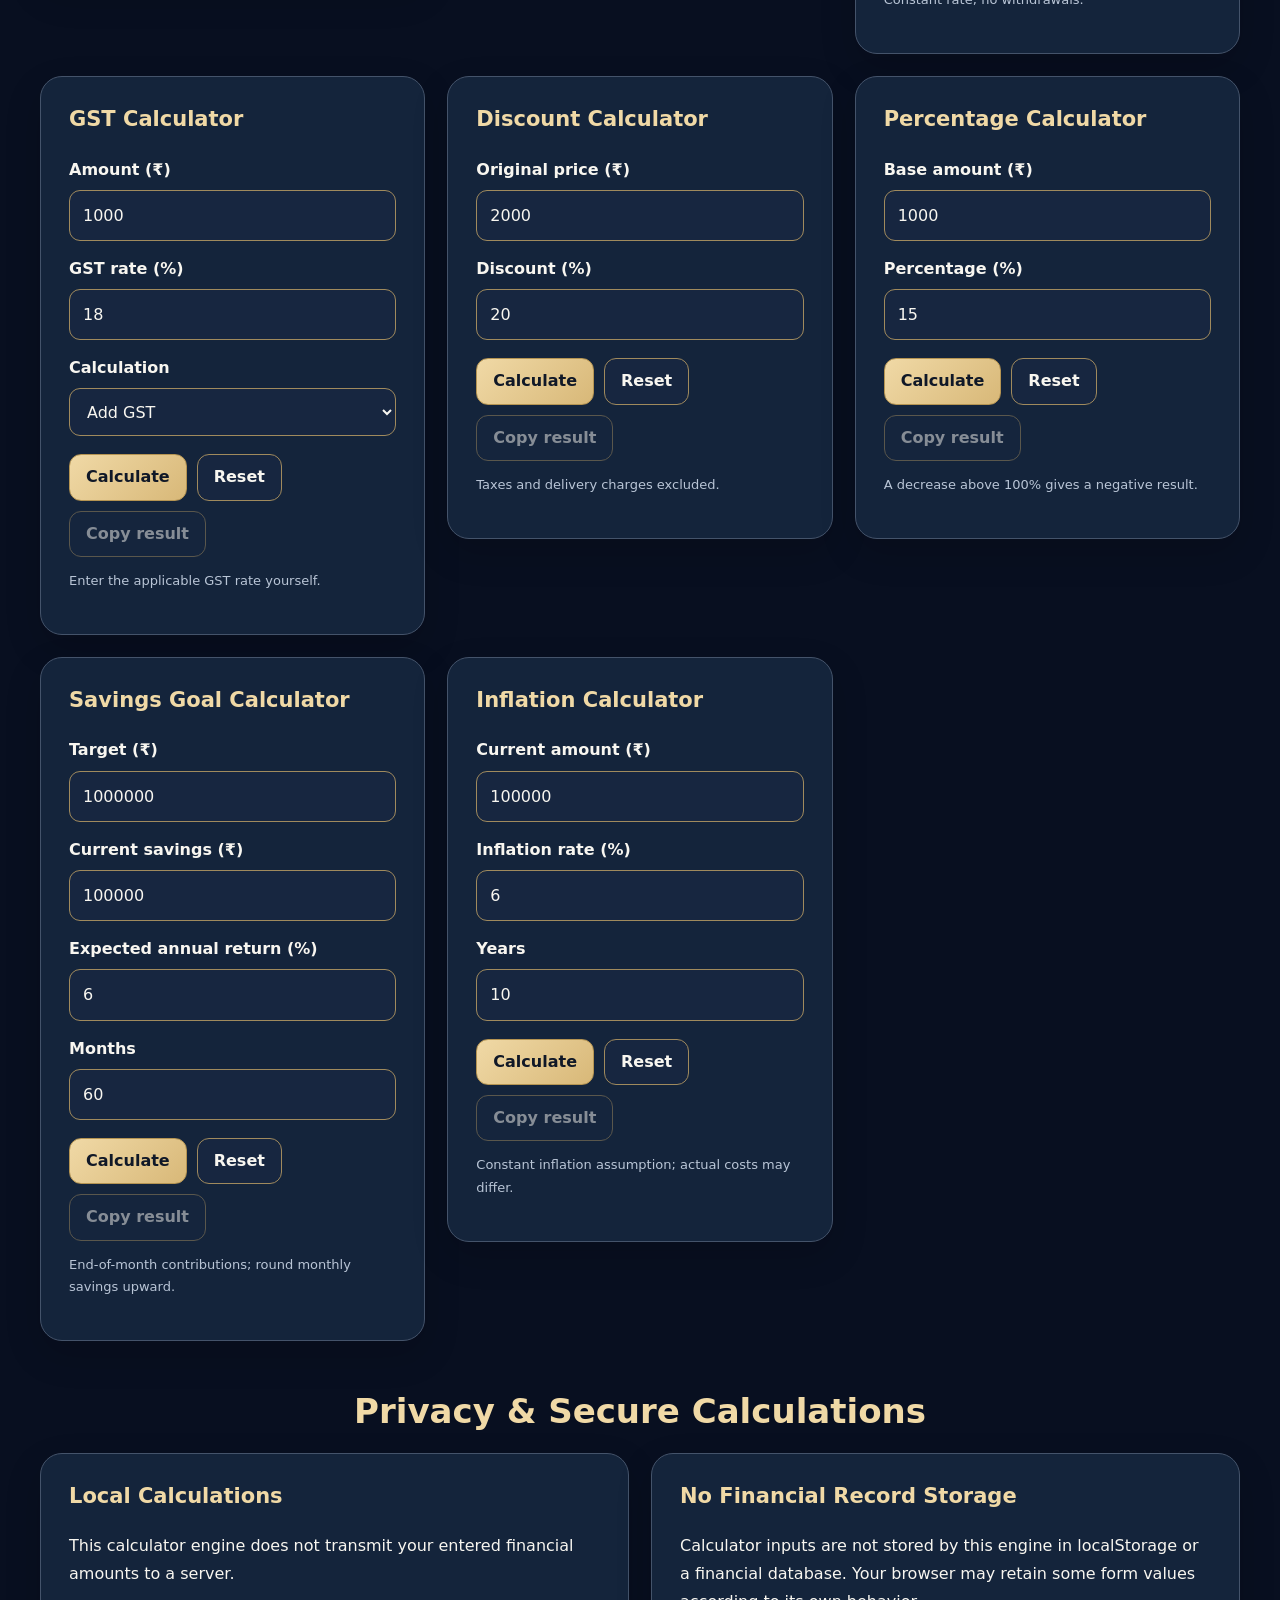
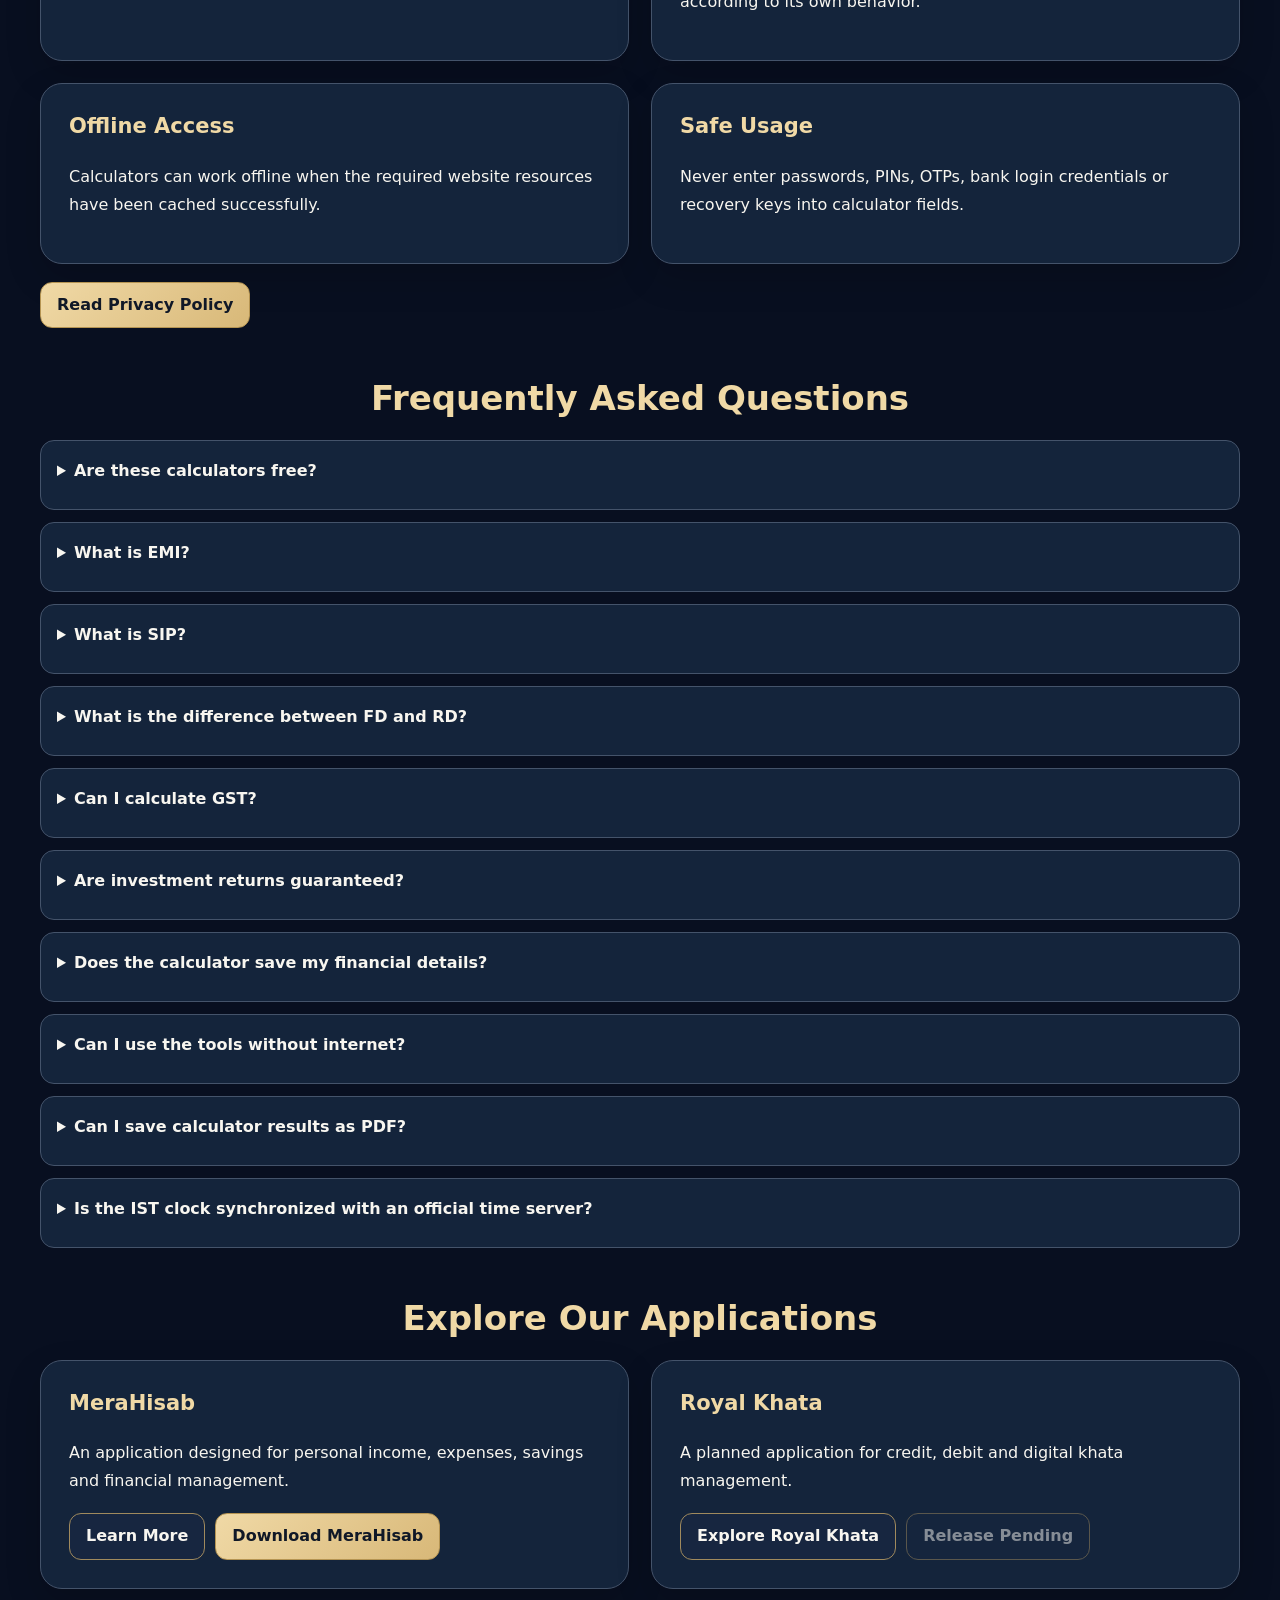
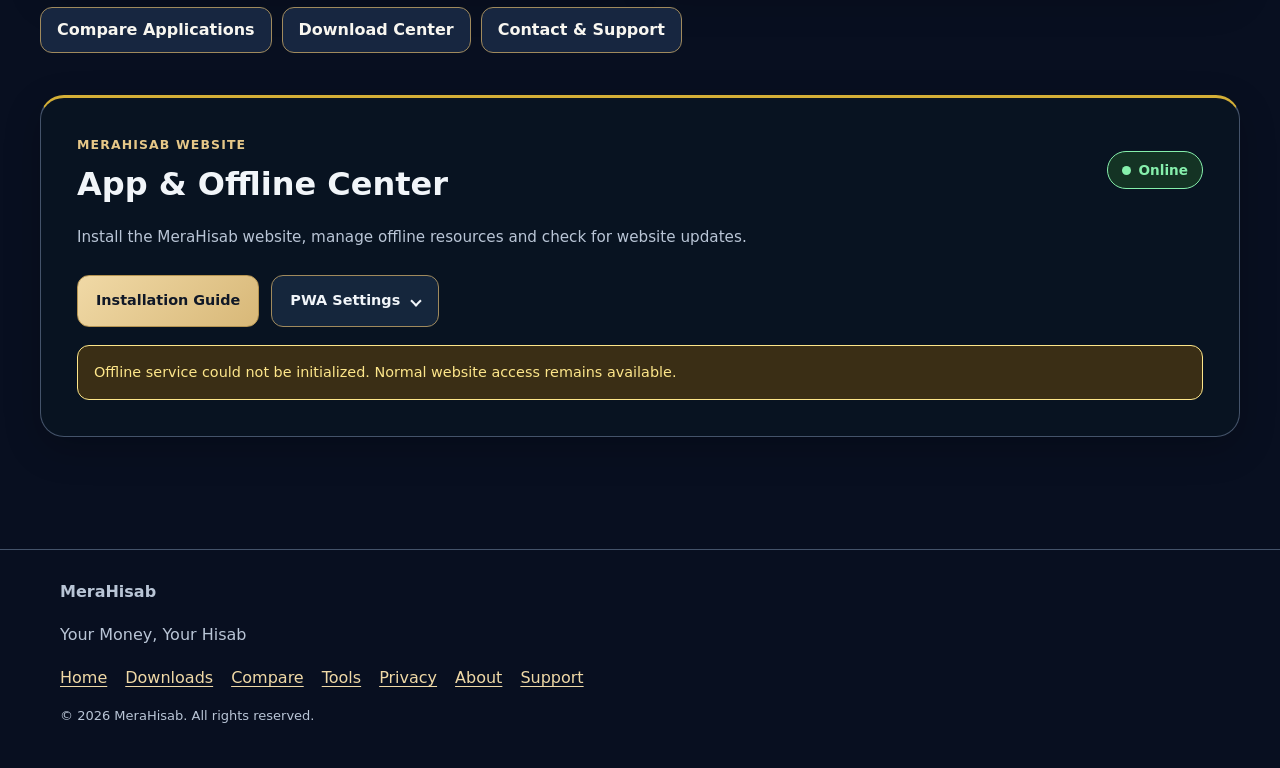
<file: tools.html>
<!DOCTYPE html>
<html lang="en-IN">
<head>
<meta charset="utf-8">
<meta http-equiv="Content-Security-Policy" content="default-src 'self'; script-src 'self' 'sha256-oqWssofqbuIKMNRt29vVQ23HxGOE4YJzdvarS4/y7F0='; script-src-attr 'none'; style-src 'self' 'unsafe-inline'; img-src 'self' data:; font-src 'self'; connect-src 'self'; worker-src 'self'; manifest-src 'self'; object-src 'none'; frame-src 'none'; base-uri 'none'; form-action 'none'; upgrade-insecure-requests">

<meta name="viewport" content="width=device-width, initial-scale=1">
<meta name="referrer" content="strict-origin-when-cross-origin">
<title>Financial Calculators &amp; Smart Tools | MeraHisab</title>

<meta name="description" content="Explore 11 free financial calculators including EMI, SIP, FD, RD, GST, discount, savings goal, inflation, interest and percentage calculations. Includes IST clock and stopwatch.">

<meta name="author" content="MeraHisab">
<meta name="robots" content="index, follow">
<meta name="theme-color" content="#080f20">
<meta name="application-name" content="MeraHisab">
<meta name="mobile-web-app-capable" content="yes">
<meta name="apple-mobile-web-app-capable" content="yes">
<meta name="apple-mobile-web-app-title" content="MeraHisab">

<link rel="canonical" href="https://merahisab.store/tools.html">
<link rel="manifest" href="/manifest.json">
<link rel="icon" type="image/png" href="/icons/icon-192.png">
<link rel="apple-touch-icon" href="/icons/icon-192.png">

<meta property="og:type" content="website">
<meta property="og:site_name" content="MeraHisab">
<meta property="og:title" content="Financial Calculators & Smart Tools">
<meta property="og:description" content="11 financial calculators, Indian Standard Time clock and stopwatch.">
<meta property="og:url" content="https://merahisab.store/tools.html">
<meta property="og:image" content="https://merahisab.store/icons/icon-512.png">
<meta name="twitter:card" content="summary">

<link rel="stylesheet" href="/upgrade.css">
<link rel="stylesheet" href="/pwa.css">

<script src="/upgrade.js" defer></script>
<script src="/pwa.js" defer></script>

<style>
/* MERAHISAB FINANCIAL TOOLS
   Final Master Version 2.0.0 */

.ft-page {
  width: min(1200px, calc(100% - 32px));
  margin: auto;
  padding: 26px 0 48px;
  min-width: 0;
}

.ft-page * {
  box-sizing: border-box;
}

.ft-page h1,
.ft-page h2,
.ft-page h3 {
  color: var(--mh-accent, #f0d9a6);
  overflow-wrap: anywhere;
}

.ft-page p {
  line-height: 1.75;
}

.ft-breadcrumb {
  display: flex;
  flex-wrap: wrap;
  align-items: center;
  gap: 10px;
  margin-bottom: 24px;
  font-size: 14px;
}

.ft-hero {
  padding: clamp(24px, 6vw, 60px) 20px;
  border: 1px solid var(--mh-control-border, #a08a5d);
  border-radius: 26px;
  background: var(--mh-surface, #14243b);
  color: var(--mh-text, #f8f6f0);
  text-align: center;
  box-shadow: var(--mh-shadow);
}

.ft-hero h1 {
  margin: 18px 0;
  font-size: clamp(28px, 5vw, 48px);
  line-height: 1.2;
}

.ft-hero p {
  max-width: 780px;
  margin: 12px auto 24px;
  color: var(--mh-muted, #b9c5d6);
}

.ft-eyebrow {
  display: inline-block;
  padding: 7px 15px;
  border: 1px solid var(--mh-control-border, #a08a5d);
  border-radius: 30px;
  font-size: 13px;
  font-weight: 700;
  color: var(--mh-accent, #f0d9a6);
}

.ft-section {
  margin: 42px 0;
  min-width: 0;
}

.ft-title {
  text-align: center;
  font-size: clamp(24px, 4vw, 34px);
  margin-bottom: 12px;
}

.ft-description {
  text-align: center;
  max-width: 780px;
  margin: 0 auto 24px;
  color: var(--mh-muted, #b9c5d6);
}

.ft-grid {
  display: grid;
  grid-template-columns: repeat(2, minmax(0, 1fr));
  gap: 22px;
}

.ft-calculator-grid {
  display: grid;
  grid-template-columns: repeat(3, minmax(0, 1fr));
  gap: 22px;
  align-items: start;
}

.ft-card {
  min-width: 0;
  padding: clamp(18px, 3vw, 28px);
  border: 1px solid var(--mh-border, #44536a);
  border-radius: 22px;
  background: var(--mh-surface, #14243b);
  color: var(--mh-text, #f8f6f0);
  box-shadow: var(--mh-shadow);
  overflow-wrap: anywhere;
}

.ft-card h3 {
  margin-top: 0;
  font-size: 21px;
  line-height: 1.4;
}

.ft-card label {
  display: block;
  margin: 14px 0;
}

.ft-card label span {
  display: block;
  font-weight: 650;
  margin-bottom: 7px;
}

.ft-card input,
.ft-card select,
.ft-search {
  display: block;
  width: 100%;
  min-width: 0;
  max-width: 100%;
  min-height: 48px;
  padding: 11px 13px;
  border: 1px solid var(--mh-control-border, #a08a5d);
  border-radius: 11px;
  background: var(--mh-surface-raised, #172640);
  color: var(--mh-text, #f8f6f0);
  font: inherit;
}

.ft-card input:focus,
.ft-card select:focus,
.ft-search:focus {
  outline: 3px solid var(--mh-focus, #94c7ff);
  outline-offset: 2px;
}

.ft-actions {
  display: flex;
  flex-wrap: wrap;
  gap: 10px;
  margin-top: 18px;
}

.ft-hero .ft-actions {
  justify-content: center;
}

.ft-page button,
.ft-button {
  display: inline-flex;
  align-items: center;
  justify-content: center;
  min-height: 44px;
  max-width: 100%;
  padding: 11px 16px;
  border: 1px solid var(--mh-control-border, #a08a5d);
  border-radius: 12px;
  background: var(--mh-surface-raised, #172640);
  color: var(--mh-text, #f8f6f0);
  font: inherit;
  font-weight: 700;
  line-height: 1.4;
  text-align: center;
  text-decoration: none;
  white-space: normal;
  overflow-wrap: anywhere;
  cursor: pointer;
  touch-action: manipulation;
}

.ft-page button[type="submit"],
.ft-page .ft-primary,
.ft-page button[aria-pressed="true"] {
  background: linear-gradient(135deg, #f0d9a6, #d8b878);
  border-color: #b59452;
  color: #101827;
}

.ft-page button:disabled {
  opacity: .5;
  cursor: not-allowed;
}

.ft-page :is(a, button, input, select, summary, [tabindex]):focus-visible {
  outline: 3px solid var(--mh-focus, #94c7ff);
  outline-offset: 3px;
}

.ft-filter-row {
  display: flex;
  flex-wrap: wrap;
  gap: 10px;
  margin: 16px 0;
}

.ft-count {
  color: var(--mh-muted, #b9c5d6);
  font-size: 14px;
}

.ft-result {
  margin-top: 20px;
  padding: 16px;
  border: 1px solid var(--mh-control-border, #a08a5d);
  border-radius: 14px;
  background: var(--mh-surface-raised, #172640);
}

.ft-result p {
  display: flex;
  flex-wrap: wrap;
  justify-content: space-between;
  align-items: baseline;
  gap: 6px 14px;
  margin: 0;
  padding: 12px 0;
  border-bottom: 1px solid var(--mh-border, #44536a);
}

.ft-result p:last-child {
  border-bottom: 0;
}

.ft-result strong {
  color: var(--mh-accent, #f0d9a6);
  font-variant-numeric: tabular-nums;
  overflow-wrap: anywhere;
}

.ft-message {
  font-size: 14px;
  color: var(--mh-accent, #f0d9a6);
  overflow-wrap: anywhere;
}

.ft-message:empty {
  display: none;
}

.ft-small {
  font-size: 13px;
  color: var(--mh-muted, #b9c5d6);
}

.ft-notice {
  margin: 22px 0;
  padding: 18px;
  border: 1px solid var(--mh-control-border, #a08a5d);
  border-radius: 15px;
  background: var(--mh-surface-raised, #172640);
}

.ft-time-card {
  text-align: center;
}

.ft-time-card .ft-actions {
  justify-content: center;
}

.ft-time-display {
  margin: 25px 0 12px;
  padding: 15px 8px;
  border: 1px solid var(--mh-border, #44536a);
  border-radius: 16px;
  background: var(--mh-surface-raised, #172640);
  color: var(--mh-accent, #f0d9a6);
  font-size: clamp(25px, 5vw, 45px);
  font-weight: 800;
  line-height: 1.3;
  letter-spacing: .015em;
  font-variant-numeric: tabular-nums;
  overflow-wrap: anywhere;
}

.ft-lap-wrap {
  width: 100%;
  max-height: 300px;
  overflow: auto;
  margin-top: 18px;
  border: 1px solid var(--mh-border, #44536a);
  border-radius: 12px;
}

.ft-lap-table {
  width: 100%;
  min-width: 280px;
  border-collapse: collapse;
  font-variant-numeric: tabular-nums;
}

.ft-lap-table th,
.ft-lap-table td {
  padding: 10px;
  border-bottom: 1px solid var(--mh-border, #44536a);
  font-size: 13px;
  text-align: center;
}

.ft-lap-table th {
  color: var(--mh-accent, #f0d9a6);
  background: var(--mh-surface-raised, #172640);
}

.ft-faq details {
  padding: 16px;
  margin: 12px 0;
  border: 1px solid var(--mh-border, #44536a);
  border-radius: 14px;
  background: var(--mh-surface, #14243b);
}

.ft-faq summary {
  min-height: 36px;
  cursor: pointer;
  font-weight: 700;
}

.ft-faq details p {
  color: var(--mh-muted, #b9c5d6);
}

.ft-page [hidden] {
  display: none !important;
}

@media (max-width: 1000px) {
  .ft-calculator-grid {
    grid-template-columns: repeat(2, minmax(0, 1fr));
  }
}

@media (max-width: 650px) {
  .ft-page {
    width: calc(100% - 24px);
    padding-top: 18px;
  }

  .ft-grid,
  .ft-calculator-grid {
    grid-template-columns: minmax(0, 1fr);
  }

  .ft-hero {
    border-radius: 20px;
  }

  .ft-hero .ft-button {
    flex: 1 1 100%;
  }

  .ft-filter-row button {
    flex: 1 1 auto;
  }

  .ft-card input,
  .ft-card select,
  .ft-search {
    font-size: 16px;
  }
}

@media (prefers-reduced-motion: reduce) {
  .ft-page *,
  .ft-page *::before,
  .ft-page *::after {
    animation: none !important;
    transition: none !important;
    scroll-behavior: auto !important;
  }
}

@media (forced-colors: active) {
  .ft-page button[aria-pressed="true"] {
    outline: 2px solid Highlight;
  }
}

@media print {
  .ft-page {
    width: 100%;
    padding: 0;
  }

  .ft-actions,
  .ft-filter-row,
  .ft-search,
  .ft-breadcrumb,
  #toolCount,
  #pwaMount,
  header.site,
  footer.site {
    display: none !important;
  }

  .ft-grid,
  .ft-calculator-grid {
    display: block;
  }

  .ft-card {
    margin-bottom: 18px;
    break-inside: avoid;
    box-shadow: none;
  }

  .ft-lap-wrap {
    overflow: visible;
    max-height: none;
  }

  .ft-result {
    break-inside: avoid;
  }
}
</style>
</head>

<body>

<a class="skip-link" href="#mainContent">
Skip to main content
</a>

<header class="site">
<div class="container">

<strong>
<a href="/" aria-label="MeraHisab Home">MeraHisab</a>
</strong>

<nav aria-label="Main navigation">

<a href="/">Home</a>
<a href="/merahisab.html">MeraHisab</a>
<a href="/royal-khata.html">Royal Khata</a>
<a href="/compare.html">Compare</a>
<a href="/downloads.html">Downloads</a>
<a href="/tools.html" aria-current="page">Tools</a>
<a href="/privacy.html">Privacy</a>
<a href="/about.html">About</a>
<a href="/contact.html">Support</a>

<button type="button" id="theme">Dark Mode</button>

</nav>
</div>
</header>

<main class="ft-page" id="mainContent">

<div id="toolsContent" data-no-translate="true">

<div class="ft-breadcrumb">

<a href="/" data-hi="होम">Home</a>

<span aria-hidden="true">/</span>

<span data-hi="वित्तीय उपकरण">Financial Tools</span>

</div>

<section class="ft-hero">

<span class="ft-eyebrow"
data-hi="मुफ्त वित्तीय उपकरण">
FREE FINANCIAL TOOLS
</span>

<h1 data-hi="वित्तीय कैलकुलेटर और स्मार्ट उपकरण">
Financial Calculators &amp; Smart Tools
</h1>

<p data-hi="ऋण, निवेश, बचत, ब्याज, GST, छूट और महंगाई की गणना करने के लिए 11 आसान वित्तीय कैलकुलेटर का उपयोग करें।">
Use 11 convenient financial calculators for loans, investments, savings, interest, GST, discounts and inflation.
</p>

<div class="ft-actions">

<a class="ft-button ft-primary"
href="#financial-calculators"
data-hi="कैलकुलेटर उपयोग करें">
Explore Calculators
</a>

<a class="ft-button"
href="#time-tools"
data-hi="घड़ी और स्टॉपवॉच">
Clock &amp; Stopwatch
</a>

</div>

</section>

<section class="ft-section" id="time-tools">

<h2 class="ft-title"
data-hi="घड़ी और स्टॉपवॉच">
Clock &amp; Stopwatch
</h2>

<p class="ft-description"
data-hi="भारतीय मानक समय देखें और स्टॉपवॉच से समय तथा लैप रिकॉर्ड करें।">
View Indian Standard Time and measure elapsed time with the stopwatch.
</p>

<div class="ft-grid">

<article class="ft-card ft-time-card">

<h3 data-hi="भारतीय मानक समय">
Indian Standard Time
</h3>

<p class="ft-small">Asia/Kolkata · UTC+05:30</p>

<div class="ft-time-display"
id="istClock"
data-no-translate="true">
--:--:--
</div>

<p id="istDate"></p>

<p class="ft-small"
data-hi="समय आपके डिवाइस की घड़ी पर आधारित है। यह किसी आधिकारिक टाइम सर्वर से सिंक्रोनाइज नहीं है।">
The clock uses your device time. It is not synchronized with an official time server.
</p>

</article>

<article class="ft-card ft-time-card">

<h3 data-hi="स्टॉपवॉच">Stopwatch</h3>

<div class="ft-time-display"
id="stopwatchDisplay"
data-no-translate="true">
00:00:00.00
</div>

<div class="ft-actions">

<button type="button"
id="swStart"
class="ft-primary">
Start
</button>

<button type="button"
id="swPause"
disabled
data-hi="रोकें">
Pause
</button>

<button type="button"
id="swLap"
disabled
data-hi="लैप">
Lap
</button>

<button type="button"
id="swReset"
disabled
data-hi="रीसेट">
Reset
</button>

</div>

<div class="ft-lap-wrap"
tabindex="0"
role="region"
aria-label="Stopwatch lap records">

<table class="ft-lap-table">

<thead>
<tr>
<th scope="col" data-hi="लैप">Lap</th>
<th scope="col" data-hi="लैप समय">Lap Time</th>
<th scope="col" data-hi="कुल समय">Total Time</th>
</tr>
</thead>

<tbody id="swLapList"></tbody>

</table>

</div>

<p class="ft-small"
data-hi="अधिकतम 100 लैप। पेज रीलोड करने पर रिकॉर्ड मिट जाएंगे।">
Maximum 100 laps. Records are cleared when the page is reloaded.
</p>

</article>

</div>

</section>

<section class="ft-section" id="financial-calculators">

<h2 class="ft-title"
data-hi="11 वित्तीय कैलकुलेटर">
11 Financial Calculators
</h2>

<p class="ft-description"
data-hi="अपनी जरूरत के अनुसार कैलकुलेटर चुनें। सभी गणनाएं आपके ब्राउजर में स्थानीय रूप से की जाती हैं।">
Choose a calculator for your needs. Calculations are performed locally in your browser.
</p>

<div class="ft-notice">

<strong data-hi="महत्वपूर्ण वित्तीय सूचना">
Important Financial Notice
</strong>

<p data-hi="सभी परिणाम अनुमान हैं। निवेश प्रतिफल की गारंटी नहीं है। वास्तविक ब्याज, कर, बैंक शुल्क और बाजार की स्थितियां अलग हो सकती हैं।">
All results are estimates. Investment returns are not guaranteed. Actual interest, taxes, bank charges and market conditions may differ.
</p>

</div>

<div class="ft-card">

<label for="toolSearch"
data-hi="कैलकुलेटर खोजें">
Search Calculators
</label>

<input type="search"
id="toolSearch"
class="ft-search"
maxlength="100"
autocomplete="off"
spellcheck="false"
placeholder="Search calculators">

<div class="ft-filter-row"
role="group"
aria-label="Calculator categories">

<button type="button"
data-filter="all"
aria-pressed="true"
data-hi="सभी उपकरण">
All Tools
</button>

<button type="button"
data-filter="loan"
aria-pressed="false"
data-hi="ऋण और ब्याज">
Loan &amp; Interest
</button>

<button type="button"
data-filter="investment"
aria-pressed="false"
data-hi="निवेश">
Investment
</button>

<button type="button"
data-filter="tax"
aria-pressed="false"
data-hi="कर और सामान्य गणना">
Tax &amp; General
</button>

<button type="button"
data-filter="planning"
aria-pressed="false"
data-hi="वित्तीय योजना">
Financial Planning
</button>

</div>

<p class="ft-count"
id="toolCount"
role="status"
aria-live="polite">
11 calculators
</p>

<div class="ft-actions">

<button type="button"
id="resetFilters"
data-hi="फिल्टर रीसेट करें">
Reset Filters
</button>

<button type="button"
id="resetAll"
data-hi="सभी कैलकुलेटर रीसेट करें">
Reset All Calculators
</button>

<button type="button"
id="printTools"
class="ft-primary"
data-hi="प्रिंट करें / PDF में सहेजें">
Print / Save as PDF
</button>

</div>

</div>

<div class="ft-section ft-calculator-grid"
id="calculatorGrid">
</div>

<noscript>
<div class="ft-notice">
JavaScript is required to use the financial calculators and stopwatch.
</div>
</noscript>

</section>

<section class="ft-section">

<h2 class="ft-title"
data-hi="गोपनीयता और सुरक्षित गणना">
Privacy &amp; Secure Calculations
</h2>

<div class="ft-grid">

<article class="ft-card">

<h3 data-hi="स्थानीय गणना">
Local Calculations
</h3>

<p data-hi="कैलकुलेटर में भरी गई वित्तीय राशियों को यह गणना प्रणाली किसी सर्वर पर नहीं भेजती है।">
This calculator engine does not transmit your entered financial amounts to a server.
</p>

</article>

<article class="ft-card">

<h3 data-hi="वित्तीय रिकॉर्ड सहेजे नहीं जाते">
No Financial Record Storage
</h3>

<p data-hi="कैलकुलेटर की जानकारी localStorage या किसी वित्तीय डेटाबेस में सहेजी नहीं जाती। ब्राउजर अपने व्यवहार के अनुसार कुछ फॉर्म मान याद रख सकता है।">
Calculator inputs are not stored by this engine in localStorage or a financial database. Your browser may retain some form values according to its own behavior.
</p>

</article>

<article class="ft-card">

<h3 data-hi="ऑफलाइन उपयोग">
Offline Access
</h3>

<p data-hi="वेबसाइट की जरूरी फाइलें सफलतापूर्वक कैश होने पर कैलकुलेटर ऑफलाइन भी चल सकते हैं।">
Calculators can work offline when the required website resources have been cached successfully.
</p>

</article>

<article class="ft-card">

<h3 data-hi="सुरक्षित उपयोग">
Safe Usage
</h3>

<p data-hi="कैलकुलेटर में किसी भी प्रकार का पासवर्ड, PIN, OTP, बैंक लॉगिन या रिकवरी कुंजी भरने की जरूरत नहीं है।">
Never enter passwords, PINs, OTPs, bank login credentials or recovery keys into calculator fields.
</p>

</article>

</div>

<div class="ft-actions">

<a class="ft-button ft-primary"
href="/privacy.html"
data-hi="गोपनीयता नीति पढ़ें">
Read Privacy Policy
</a>

</div>

</section>

<section class="ft-section ft-faq">

<h2 class="ft-title"
data-hi="अक्सर पूछे जाने वाले प्रश्न">
Frequently Asked Questions
</h2>

<details>

<summary data-hi="क्या सभी कैलकुलेटर मुफ्त हैं?">
Are these calculators free?
</summary>

<p data-hi="हां। इस वेबसाइट के सभी 11 वित्तीय कैलकुलेटर का उपयोग बिना भुगतान के किया जा सकता है।">
Yes. All 11 financial calculators on this website are available without payment.
</p>

</details>

<details>

<summary data-hi="EMI क्या है?">
What is EMI?
</summary>

<p data-hi="EMI समान मासिक किस्त है। इसमें ऋण का मूलधन और ब्याज शामिल होता है। यह कैलकुलेटर घटती शेष राशि और स्थिर ब्याज दर के आधार पर अनुमान देता है।">
EMI means Equated Monthly Instalment. It includes loan principal and interest. This calculator estimates EMI using a fixed interest rate and reducing balance.
</p>

</details>

<details>

<summary data-hi="SIP क्या है?">
What is SIP?
</summary>

<p data-hi="SIP नियमित अंतराल पर निश्चित राशि निवेश करने का तरीका है। कैलकुलेटर अनुमानित प्रतिफल पर भविष्य का मूल्य बताता है। वास्तविक प्रतिफल की गारंटी नहीं है।">
A Systematic Investment Plan involves investing a fixed amount regularly. The calculator estimates future value using an assumed return, which is not guaranteed.
</p>

</details>

<details>

<summary data-hi="FD और RD में क्या अंतर है?">
What is the difference between FD and RD?
</summary>

<p data-hi="FD में एकमुश्त राशि जमा की जाती है, जबकि RD में नियमित मासिक जमा होती है। वास्तविक बैंक ब्याज और परिपक्वता नियम अलग हो सकते हैं।">
An FD involves a lump-sum deposit, while an RD involves regular monthly deposits. Actual bank interest and maturity rules may differ.
</p>

</details>

<details>

<summary data-hi="क्या GST की गणना कर सकते हैं?">
Can I calculate GST?
</summary>

<p data-hi="हां। आप अपनी राशि और लागू GST दर भरकर GST जोड़ सकते हैं या पहले से शामिल GST निकाल सकते हैं। कैलकुलेटर स्वयं लागू कर दर तय नहीं करता।">
Yes. Enter your amount and applicable GST rate to add GST or extract included GST. The calculator does not determine which tax rate applies.
</p>

</details>

<details>

<summary data-hi="क्या निवेश प्रतिफल की गारंटी है?">
Are investment returns guaranteed?
</summary>

<p data-hi="नहीं। SIP, FD, RD और अन्य निवेश गणनाएं दिए गए मानों और निर्धारित गणितीय धारणाओं पर आधारित अनुमान हैं।">
No. SIP, FD, RD and other investment calculations are estimates based on entered values and mathematical assumptions.
</p>

</details>

<details>

<summary data-hi="क्या कैलकुलेटर मेरी वित्तीय जानकारी सहेजता है?">
Does the calculator save my financial details?
</summary>

<p data-hi="इस कैलकुलेटर का कोड वित्तीय इनपुट को स्थायी रूप से सहेजता या अपलोड नहीं करता। ब्राउजर की अपनी फॉर्म और प्रिंट सुविधाएं अलग से लागू हो सकती हैं।">
The calculator code does not persistently store or upload financial inputs. Browser form and printing behavior may apply separately.
</p>

</details>

<details>

<summary data-hi="क्या बिना इंटरनेट के उपकरण चला सकते हैं?">
Can I use the tools without internet?
</summary>

<p data-hi="यदि जरूरी वेबसाइट संसाधन पहले से सफलतापूर्वक कैश हैं, तो कैलकुलेटर ऑफलाइन चल सकते हैं।">
Calculators can work offline if the required website resources have already been cached successfully.
</p>

</details>

<details>

<summary data-hi="क्या गणना परिणाम PDF में सहेज सकते हैं?">
Can I save calculator results as PDF?
</summary>

<p data-hi="प्रिंट करें / PDF में सहेजें बटन दबाएं। यदि ब्राउजर में उपलब्ध हो तो Save as PDF विकल्प चुनें।">
Use the Print / Save as PDF button and choose Save as PDF if supported by your browser.
</p>

</details>

<details>

<summary data-hi="क्या IST घड़ी किसी आधिकारिक टाइम सर्वर से जुड़ी है?">
Is the IST clock synchronized with an official time server?
</summary>

<p data-hi="नहीं। यह आपके डिवाइस की तारीख और समय को Asia/Kolkata टाइम जोन में दिखाती है।">
No. It displays your device date and time using the Asia/Kolkata time zone.
</p>

</details>

</section>

<section class="ft-section">

<h2 class="ft-title"
data-hi="हमारे वित्तीय ऐप्स">
Explore Our Applications
</h2>

<div class="ft-grid">

<article class="ft-card">

<h3>MeraHisab</h3>

<p data-hi="व्यक्तिगत आय, खर्च, बचत और वित्तीय प्रबंधन के लिए डिजाइन किया गया ऐप।">
An application designed for personal income, expenses, savings and financial management.
</p>

<div class="ft-actions">

<a class="ft-button"
href="/merahisab.html"
data-hi="अधिक जानें">
Learn More
</a>

<a class="ft-button ft-primary"
href="/download.html"
data-hi="MeraHisab डाउनलोड करें">
Download MeraHisab
</a>

</div>

</article>

<article class="ft-card">

<h3>Royal Khata</h3>

<p data-hi="क्रेडिट, डेबिट और डिजिटल खाता प्रबंधन के लिए प्रस्तावित ऐप।">
A planned application for credit, debit and digital khata management.
</p>

<div class="ft-actions">

<a class="ft-button"
href="/royal-khata.html"
data-hi="Royal Khata के बारे में जानें">
Explore Royal Khata
</a>

<button type="button"
disabled
data-hi="रिलीज बाकी">
Release Pending
</button>

</div>

</article>

</div>

<div class="ft-actions">

<a class="ft-button"
href="/compare.html"
data-hi="ऐप्स की तुलना करें">
Compare Applications
</a>

<a class="ft-button"
href="/downloads.html"
data-hi="डाउनलोड केंद्र">
Download Center
</a>

<a class="ft-button"
href="/contact.html"
data-hi="संपर्क और सहायता">
Contact &amp; Support
</a>

</div>

</section>

</div>

<div id="pwaMount"></div>

</main>

<footer class="site">

<div class="container">

<strong>MeraHisab</strong>

<p>Your Money, Your Hisab</p>

<nav aria-label="Footer navigation">

<a href="/">Home</a>
<a href="/downloads.html">Downloads</a>
<a href="/compare.html">Compare</a>
<a href="/tools.html">Tools</a>
<a href="/privacy.html">Privacy</a>
<a href="/about.html">About</a>
<a href="/contact.html">Support</a>

</nav>

<p class="ft-small">

&copy; <span data-year>2026</span> MeraHisab.

<span data-i18n="footer.rights">
All rights reserved.
</span>

</p>

</div>
</footer>

<script>
(()=>{
'use strict';
const $=id=>document.getElementById(id), root=$('toolsContent');
const hi=()=>document.documentElement.dataset.language==='hi'||/^hi(?:-|$)/i.test(document.documentElement.lang);
const t=(en,h)=>hi()?h:en;
const labels=[...root.querySelectorAll('[data-hi]')].map(e=>[e,e.textContent]);
const money=n=>{if(!Number.isFinite(n))throw Error('range');return new Intl.NumberFormat(hi()?'hi-IN':'en-IN',{style:'currency',currency:'INR',maximumFractionDigits:2}).format(n);};
const field=(en,h,v,min=0,max=1e11,step='any')=>({en,h,v,min,max,step});
const select=(en,h,v,options)=>({en,h,v,options});
const amount=(en,h,v,min=1)=>field(en,h,v,min);
const rate=(en='Annual rate (%)',h='वार्षिक दर (%)',v=8)=>field(en,h,v,0,100);
const years=(v=5,min=.01)=>field('Years','वर्ष',v,min,50);
const months=(v=60)=>field('Months','महीने',v,1,600,1);
const frequency=()=>select('Compounding','चक्रवृद्धि अवधि',4,[[1,'Yearly','वार्षिक'],[2,'Half-yearly','छमाही'],[4,'Quarterly','तिमाही'],[12,'Monthly','मासिक'],[365,'Daily','दैनिक']]);
const ann=(r,n)=>r===0?n:Math.expm1(n*Math.log1p(r))/r;
const result=(en,h,n)=>[en,h,n];
const total=n=>result('Total amount','कुल राशि',n);
const interest=n=>result('Interest / returns','ब्याज / प्रतिफल',n);
const defs=[
['emi','loan','Loan EMI Calculator','ऋण EMI कैलकुलेटर',[amount('Loan amount (₹)','ऋण राशि (₹)',500000),rate(undefined,undefined,10),months()],([a,r,n])=>{r/=1200;const e=r===0?a/n:a*r/-Math.expm1(-n*Math.log1p(r));return [result('Monthly EMI','मासिक EMI',e),result('Principal','मूलधन',a),interest(Math.max(0,e*n-a)),total(e*n)];},'Fixed rate, reducing balance; fees excluded.','स्थिर दर, घटती शेष राशि; शुल्क शामिल नहीं।'],
['sip','investment','SIP Calculator','SIP कैलकुलेटर',[amount('Monthly investment (₹)','मासिक निवेश (₹)',5000),rate('Expected annual return (%)','अनुमानित वार्षिक प्रतिफल (%)',12),field('Years','वर्ष',10,1,50,1),select('Payment timing','निवेश का समय',0,[[0,'End of month','महीने के अंत में'],[1,'Beginning of month','महीने की शुरुआत में']])],([a,r,y,b])=>{r/=1200;const n=y*12,f=a*ann(r,n)*(b?1+r:1);return [result('Total invested','कुल निवेश',a*n),interest(f-a*n),total(f)];},'Monthly compounding; returns are not guaranteed.','मासिक चक्रवृद्धि; प्रतिफल की गारंटी नहीं।'],
['fd','investment','Fixed Deposit Calculator','FD कैलकुलेटर',[amount('Deposit (₹)','जमा राशि (₹)',100000),rate(undefined,undefined,7),years(5,.25),frequency()],([a,r,y,n])=>{const f=a*Math.exp(n*y*Math.log1p(r/100/n));return [result('Deposit','जमा राशि',a),interest(f-a),total(f)];},'Estimated maturity; bank rules and tax may differ.','अनुमानित परिपक्वता; बैंक नियम और कर अलग हो सकते हैं।'],
['rd','investment','Recurring Deposit Calculator','RD कैलकुलेटर',[amount('Monthly deposit (₹)','मासिक जमा (₹)',5000),rate(undefined,undefined,7),months()],([a,r,n])=>{r=Math.expm1(Math.log1p(r/400)/3);const f=a*ann(r,n)*(1+r);return [result('Total deposits','कुल जमा',a*n),interest(f-a*n),total(f)];},'Beginning-of-month deposits; equivalent monthly rate from quarterly compounding.','महीने की शुरुआत में जमा; तिमाही चक्रवृद्धि से समतुल्य मासिक दर।'],
['simple','loan','Simple Interest Calculator','साधारण ब्याज कैलकुलेटर',[amount('Principal (₹)','मूलधन (₹)',100000),rate(),years(2)],([a,r,y])=>{const i=a*r*y/100;return [result('Principal','मूलधन',a),interest(i),total(a+i)];},'Principal × annual rate × years ÷ 100.','मूलधन × वार्षिक दर × वर्ष ÷ 100।'],
['compound','investment','Compound Interest Calculator','चक्रवृद्धि ब्याज कैलकुलेटर',[amount('Principal (₹)','मूलधन (₹)',100000),rate(undefined,undefined,10),years(),frequency()],([a,r,y,n])=>{const f=a*Math.exp(n*y*Math.log1p(r/100/n));return [result('Principal','मूलधन',a),interest(f-a),total(f)];},'Constant rate; no withdrawals.','स्थिर दर; निकासी नहीं।'],
['gst','tax','GST Calculator','GST कैलकुलेटर',[amount('Amount (₹)','राशि (₹)',1000,0),rate('GST rate (%)','GST दर (%)',18),select('Calculation','गणना',0,[[0,'Add GST','GST जोड़ें'],[1,'Extract included GST','शामिल GST निकालें']])],([a,r,m])=>{const b=m?a/(1+r/100):a,g=m?a-b:b*r/100;return [result('Taxable amount','कर योग्य राशि',b),result('GST amount','GST राशि',g),total(b+g)];},'Enter the applicable GST rate yourself.','लागू GST दर स्वयं भरें।'],
['discount','tax','Discount Calculator','छूट कैलकुलेटर',[amount('Original price (₹)','मूल कीमत (₹)',2000,0),field('Discount (%)','छूट (%)',20,0,100)],([a,r])=>[result('Original price','मूल कीमत',a),result('Discount savings','छूट की राशि',a*r/100),result('Final price','अंतिम कीमत',a*(1-r/100))],'Taxes and delivery charges excluded.','कर और डिलीवरी शुल्क शामिल नहीं।'],
['percentage','tax','Percentage Calculator','प्रतिशत कैलकुलेटर',[amount('Base amount (₹)','आधार राशि (₹)',1000,0),field('Percentage (%)','प्रतिशत (%)',15,0,10000)],([a,r])=>[result('Percentage amount','प्रतिशत राशि',a*r/100),result('After increase','वृद्धि के बाद',a*(1+r/100)),result('After decrease','कमी के बाद',a*(1-r/100))],'A decrease above 100% gives a negative result.','100% से अधिक कमी पर ऋणात्मक परिणाम मिलता है।'],
['goal','planning','Savings Goal Calculator','बचत लक्ष्य कैलकुलेटर',[amount('Target (₹)','लक्ष्य (₹)',1000000),amount('Current savings (₹)','वर्तमान बचत (₹)',100000,0),rate('Expected annual return (%)','अनुमानित वार्षिक प्रतिफल (%)',6),months()],([a,b,r,n])=>{r/=1200;const f=b*Math.exp(n*Math.log1p(r)),m=Math.max(0,a-f)/ann(r,n);return [result('Target','लक्ष्य',a),result('Future value of current savings','वर्तमान बचत का भविष्य मूल्य',f),result('Required monthly savings','आवश्यक मासिक बचत',m),result('Total new contributions','कुल नई जमा',m*n)];},'End-of-month contributions; round monthly savings upward.','महीने के अंत में जमा; मासिक बचत को ऊपर की ओर पूर्णांकित करें।'],
['inflation','planning','Inflation Calculator','महंगाई कैलकुलेटर',[amount('Current amount (₹)','वर्तमान राशि (₹)',100000,0),rate('Inflation rate (%)','महंगाई दर (%)',6),years(10)],([a,r,y])=>{const f=Math.exp(y*Math.log1p(r/100));return [result('Current amount','वर्तमान राशि',a),result('Future cost','भविष्य की कीमत',a*f),result('Additional amount','अतिरिक्त राशि',a*(f-1)),result('Future purchasing power in today’s rupees','आज के रुपयों में भविष्य की क्रय शक्ति',a/f)];},'Constant inflation assumption; actual costs may differ.','स्थिर महंगाई की धारणा; वास्तविक कीमतें अलग हो सकती हैं।']
];
function node(tag,text,cls){const e=document.createElement(tag);if(text!==undefined)e.textContent=text;if(cls)e.className=cls;return e;}
function button(en,h){const e=node('button',t(en,h));e.type='button';e.dataset.en=en;e.dataset.hi=h;return e;}
const cards=[];
for(const [id,cat,en,h,fields,calc,note,noteHi] of defs){
 const card=node('article',undefined,'ft-card'), title=node('h3',t(en,h)), form=node('form'), output=node('div',undefined,'ft-result'), msg=node('p',undefined,'ft-message');
 card.id='calculator-'+id;card.append(title,form);form.autocomplete='off';output.hidden=true;msg.setAttribute('role','status');
 const inputs=fields.map((f,i)=>{const label=node('label'), caption=node('span',t(f.en,f.h)), input=node(f.options?'select':'input');input.id=id+'-'+i;label.htmlFor=input.id;label.append(caption,input);if(f.options){for(const [v,e,h] of f.options){const opt=node('option',t(e,h));opt.value=String(v);opt.defaultSelected=String(v)===String(f.v);input.append(opt);}}else{input.type='number';input.required=true;input.min=f.min;input.max=f.max;input.step=f.step;input.defaultValue=f.v;}input.value=String(f.v);form.append(label);return {f,input,caption};});
 const controls=node('div',undefined,'ft-actions'), submit=button('Calculate','गणना करें'), reset=button('Reset','रीसेट'), copy=button('Copy result','परिणाम कॉपी करें');submit.type='submit';reset.type='reset';copy.disabled=true;controls.append(submit,reset,copy);form.append(controls);const tip=node('p',t(note,noteHi),'ft-small');card.append(output,msg,tip);$('calculatorGrid').append(card);
 let values=null,status='';
 const clear=()=>{values=null;status='';output.replaceChildren();output.hidden=true;copy.disabled=true;msg.textContent='';};
 function render(){title.textContent=t(en,h);tip.textContent=t(note,noteHi);inputs.forEach(({f,input,caption})=>{caption.textContent=t(f.en,f.h);if(f.options)f.options.forEach(([,e,h],i)=>input.options[i].textContent=t(e,h));});[submit,reset,copy].forEach(b=>b.textContent=t(b.dataset.en,b.dataset.hi));if(values){output.replaceChildren(...values.map(([e,h,n])=>{const line=node('p');line.append(node('span',t(e,h)),node('strong',money(n)));return line;}));}msg.textContent=status==='error'?t('Enter valid values within the limits.','सीमा के भीतर सही मान भरें।'):status==='copied'?t('Copied.','कॉपी किया गया।'):status==='copyFailed'?t('Copy unavailable. Select the result manually.','कॉपी उपलब्ध नहीं। परिणाम स्वयं चुनें।'):'';}
 form.addEventListener('submit',e=>{e.preventDefault();clear();try{if(!form.reportValidity())return;const v=inputs.map(({input})=>Number(input.value));if(!v.every(Number.isFinite)||inputs.some(({input})=>input.value===''))throw Error('input');values=calc(v);values.forEach(x=>money(x[2]));output.hidden=false;copy.disabled=false;}catch{clear();status='error';}render();});
 form.addEventListener('input',clear);form.addEventListener('reset',clear);
 copy.addEventListener('click',async()=>{if(!values)return;try{await navigator.clipboard.writeText(title.textContent+'\n'+values.map(([e,h,n])=>t(e,h)+': '+money(n)).join('\n'));status='copied';}catch{status='copyFailed';}render();});
 cards.push({card,cat,form,render,search:[en,h,note,noteHi,...fields.flatMap(f=>[f.en,f.h])].join(' ').toLowerCase()});
}
let category='all';
const filters=[...root.querySelectorAll('[data-filter]')];
function filter(){const terms=$('toolSearch').value.toLowerCase().trim().split(/\s+/).filter(Boolean);let count=0;cards.forEach(c=>{const show=(category==='all'||category===c.cat)&&terms.every(q=>c.search.includes(q));c.card.hidden=!show;if(show)count++;});filters.forEach(b=>b.setAttribute('aria-pressed',String(b.dataset.filter===category)));$('toolCount').textContent=t(`${count} of ${cards.length} calculators`,`${cards.length} में से ${count} कैलकुलेटर`);}
filters.forEach(b=>b.addEventListener('click',()=>{category=b.dataset.filter;filter();}));$('toolSearch').addEventListener('input',filter);$('resetFilters').addEventListener('click',()=>{category='all';$('toolSearch').value='';filter();});$('resetAll').addEventListener('click',()=>{if(confirm(t('Reset all calculators?','सभी कैलकुलेटर रीसेट करें?')))cards.forEach(c=>c.form.reset());});$('printTools').addEventListener('click',()=>window.print());
function clock(){const d=new Date(),locale=hi()?'hi-IN':'en-IN';$('istClock').textContent=new Intl.DateTimeFormat(locale,{timeZone:'Asia/Kolkata',hour:'2-digit',minute:'2-digit',second:'2-digit',hourCycle:'h23'}).format(d);$('istDate').textContent=new Intl.DateTimeFormat(locale,{timeZone:'Asia/Kolkata',dateStyle:'full'}).format(d);}
let clockTimer;function clockLoop(){clearTimeout(clockTimer);clock();if(!document.hidden)clockTimer=setTimeout(clockLoop,1000-Date.now()%1000);}
let running=false,started=0,acc=0,raf=0,laps=[];
const elapsed=()=>acc+(running?performance.now()-started:0);
function format(ms){const c=Math.floor(ms/10);return [Math.floor(c/360000),Math.floor(c/6000)%60,Math.floor(c/100)%60].map(n=>String(n).padStart(2,'0')).join(':')+'.'+String(c%100).padStart(2,'0');}
function swRender(){ $('stopwatchDisplay').textContent=format(elapsed());$('swStart').disabled=running;$('swStart').textContent=acc?t('Resume','जारी रखें'):t('Start','शुरू करें');$('swPause').disabled=!running;$('swLap').disabled=!running||laps.length>=100;$('swReset').disabled=!running&&!acc&&!laps.length;}
function tick(){swRender();if(running&&!document.hidden)raf=requestAnimationFrame(tick);}
function drawLaps(){const body=$('swLapList');body.replaceChildren();if(!laps.length){const tr=node('tr'),td=node('td',t('No laps recorded.','कोई लैप दर्ज नहीं।'));td.colSpan=3;tr.append(td);body.append(tr);}else laps.forEach((v,i)=>{const tr=node('tr');[i+1,format(v-(laps[i-1]||0)),format(v)].forEach(x=>tr.append(node('td',x)));body.prepend(tr);});}
$('swStart').addEventListener('click',()=>{if(running)return;started=performance.now();running=true;tick();});$('swPause').addEventListener('click',()=>{if(!running)return;acc=elapsed();running=false;cancelAnimationFrame(raf);swRender();});$('swLap').addEventListener('click',()=>{if(running&&laps.length<100){laps.push(elapsed());drawLaps();swRender();}});$('swReset').addEventListener('click',()=>{running=false;acc=0;started=0;laps=[];cancelAnimationFrame(raf);drawLaps();swRender();});
document.addEventListener('visibilitychange',()=>{clockLoop();cancelAnimationFrame(raf);if(!document.hidden)tick();});
function language(){labels.forEach(([e,en])=>e.textContent=t(en,e.dataset.hi));$('toolSearch').placeholder=t('Search calculators','कैलकुलेटर खोजें');cards.forEach(c=>c.render());filter();clock();drawLaps();swRender();document.title=t('Financial Calculators & Smart Tools | MeraHisab','वित्तीय कैलकुलेटर और उपकरण | MeraHisab');}
window.addEventListener('merahisab:languagechange',language);window.addEventListener('merahisab:languageready',language);language();clockLoop();
})();
</script>

</body>
</html>
</file>
<file: upgrade.css>
/* MeraHisab shared design — version 3.0.0
 * Official website: https://merahisab.store/
 * Replace upgrade.css beside index.html. Keep page-specific styles in place.
 */

/* 1. Independent theme tokens; legacy homepage variables remain page-owned. */
:root,
body[data-theme="dark"] {
  color-scheme: dark;
  --mh-bg: #080f20;
  --mh-surface: #14243b;
  --mh-surface-raised: #172640;
  --mh-text: #f8f6f0;
  --mh-muted: #b9c5d6;
  --mh-accent: #f0d9a6;
  --mh-border: #44536a;
  --mh-control-border: #a08a5d;
  --mh-focus: #94c7ff;
  --mh-success: #86efac;
  --mh-danger: #fca5a5;
  --mh-warning: #fde68a;
  --mh-hover: rgba(216, 184, 120, .09);
  --mh-shadow: 0 14px 36px rgba(0, 0, 0, .16);
  --mh-button-start: #f0d9a6;
  --mh-button-end: #d8b878;
  --mh-button-text: #101827;
  --mh-content-width: 1160px;
  --mh-gutter: 16px;
  --mh-radius: 22px;
  --mh-radius-small: 12px;
  --mh-font: system-ui, -apple-system, BlinkMacSystemFont, "Segoe UI", Arial, sans-serif;
}

html[data-theme="light"],
body[data-theme="light"] {
  color-scheme: light;
  --mh-bg: #faf6ed;
  --mh-surface: #ffffff;
  --mh-surface-raised: #f3ead7;
  --mh-text: #14243b;
  --mh-muted: #46546a;
  --mh-accent: #765018;
  --mh-border: #cfc3ac;
  --mh-control-border: #8b754e;
  --mh-focus: #155a9c;
  --mh-success: #166534;
  --mh-danger: #b91c1c;
  --mh-warning: #854d0e;
  --mh-hover: rgba(118, 80, 24, .07);
  --mh-shadow: 0 12px 32px rgba(20, 36, 59, .07);
}

/* 2. Shared foundations. No global horizontal clipping or fixed page height. */
*,
*::before,
*::after {
  box-sizing: border-box;
}

html {
  scroll-behavior: smooth;
  -webkit-text-size-adjust: 100%;
  text-size-adjust: 100%;
}

/* The shared script may supply the measured sticky-header offset. */
html:root {
  scroll-padding-top: var(--mh-scroll-offset, 110px);
}

body {
  margin: 0;
  min-width: 0;
  background: var(--mh-bg);
  color: var(--mh-text);
  font: 16px/1.7 var(--mh-font);
  overflow-wrap: break-word;
}

:where(a) {
  color: var(--mh-accent);
  text-underline-offset: .2em;
  text-decoration-thickness: .08em;
}

:where(h1, h2, h3, h4) {
  overflow-wrap: break-word;
}

h1 {
  font-size: clamp(2rem, 5vw, 4rem);
  line-height: 1.15;
}

:where(h2, h3) {
  color: var(--mh-accent);
}

:where(p, li) {
  overflow-wrap: break-word;
}

img,
video {
  max-width: 100%;
  height: auto;
}

iframe,
svg {
  max-width: 100%;
}

button,
input,
select,
textarea {
  font: inherit;
}

[hidden]:not([hidden="until-found"]) {
  display: none !important;
}

/* 3. Existing page containers retain their own padding and breakpoints. */
.container,
.shell {
  width: min(
    var(--mh-content-width),
    calc(100% - var(--mh-gutter) - var(--mh-gutter))
  );
  margin-inline: auto;
  min-width: 0;
}

.shell {
  padding-block: 36px;
}

.hero-grid,
.time-tools-grid,
.upgrade-grid {
  display: grid;
  grid-template-columns: repeat(2, minmax(0, 1fr));
  gap: 24px;
}

:where(
  .hero-grid,
  .time-tools-grid,
  .upgrade-grid,
  .features-grid,
  .mh-grid,
  .mh-features,
  .rk-grid,
  .rk-features,
  .rk-dashboard-grid,
  .cp-grid,
  .dc-grid,
  .dl-grid,
  .ct-grid,
  .ft-grid,
  .pp-grid,
  .ab-grid,
  .er-grid,
  .offline-grid
) > * {
  min-width: 0;
}

.upgrade-card {
  padding: clamp(18px, 4vw, 40px);
  border: 1px solid var(--mh-border);
  border-radius: var(--mh-radius);
  background: var(--mh-surface);
  color: var(--mh-text);
  overflow-wrap: anywhere;
  box-shadow: var(--mh-shadow);
}

/* These page cards already own their dimensions and internal layouts. */
body :is(
  .mh-card,
  .rk-card,
  .cp-card,
  .dc-card,
  .dl-card,
  .ct-card,
  .ft-card,
  .pp-card,
  .ab-card,
  .er-card,
  .offline-card
) {
  background: var(--mh-surface);
  border-color: var(--mh-border);
  box-shadow: var(--mh-shadow);
}

/* Only the homepage's directly appended PWA panel needs an outer gutter. */
main#home > #merahisabPwaPanel {
  width: calc(100% - 48px);
  max-width: 1152px;
  margin-inline: auto;
}

/* 4. Secondary-page navigation; the homepage keeps its existing header. */
header.site {
  border-bottom: 1px solid var(--mh-border);
  background: var(--mh-bg);
}

header.site > .container {
  display: flex;
  flex-wrap: wrap;
  align-items: center;
  justify-content: space-between;
  gap: 8px 24px;
  padding-block: 16px;
}

header.site > .container > strong {
  color: var(--mh-text);
  font-size: 1.3rem;
  font-weight: 800;
  letter-spacing: -.025em;
}

nav {
  display: flex;
  flex-wrap: wrap;
  gap: 16px;
}

header.site nav {
  flex: 1 1 600px;
  align-items: center;
  justify-content: flex-end;
  min-width: 0;
  max-width: 100%;
  gap: 6px 12px;
  padding: 0;
}

header.site nav > a {
  display: inline-flex;
  align-items: center;
  min-height: 44px;
  max-width: 100%;
  padding: 8px 10px;
  border-radius: 10px;
  color: var(--mh-muted);
  font-size: .9rem;
  font-weight: 600;
  text-decoration: none;
  overflow-wrap: anywhere;
}

header.site nav > a[aria-current="page"] {
  background: var(--mh-hover);
  color: var(--mh-accent);
  text-decoration: underline;
  text-underline-offset: .35em;
}

header.site #theme,
.header #theme {
  min-height: 44px;
  max-width: 100%;
  border-color: var(--mh-control-border);
  background: var(--mh-surface);
  color: var(--mh-accent);
  white-space: normal;
}

.header .nav > a,
.header .nav-cta {
  min-height: 44px;
}

.header .nav > a {
  display: inline-flex;
  align-items: center;
}

footer.site {
  margin-top: 32px;
  padding-block: 28px;
  border-top: 1px solid var(--mh-border);
  color: var(--mh-muted);
}

footer.site > .container {
  overflow-wrap: anywhere;
}

footer.site nav {
  align-items: center;
  gap: 8px 18px;
}

footer.site a {
  color: var(--mh-accent);
}

/* 5. Controls: low-specificity defaults respect the existing button families. */
:where(button, .action) {
  display: inline-flex;
  align-items: center;
  justify-content: center;
  gap: 8px;
  min-height: 44px;
  max-width: 100%;
  padding: 12px 20px;
  border: 1px solid var(--mh-control-border);
  border-radius: var(--mh-radius-small);
  background: linear-gradient(
    135deg,
    var(--mh-button-start),
    var(--mh-button-end)
  );
  color: var(--mh-button-text);
  font: inherit;
  font-weight: 700;
  line-height: 1.45;
  text-align: center;
  text-decoration: none;
  white-space: normal;
  overflow-wrap: anywhere;
  cursor: pointer;
  touch-action: manipulation;
}

html :is(
  .btn,
  .timer-btn,
  .mh-button,
  .rk-button,
  .cp-button,
  .dc-button,
  .dl-button,
  .ct-button,
  .ft-button,
  .pp-button,
  .ab-button,
  .er-button,
  .offline-button,
  .cp-filter
) {
  min-height: 44px;
  max-width: 100%;
  white-space: normal;
}

/* Gold fills and dark ink are independent of decorative Light-theme gold. */
html :is(
  .btn-primary,
  .timer-btn.start,
  .mh-button-primary,
  .rk-button-primary,
  .cp-button-primary,
  .dc-button-primary,
  .dl-primary,
  .ct-primary,
  .ft-primary,
  .pp-primary,
  .ab-primary,
  .er-primary,
  .offline-button.primary
) {
  background: linear-gradient(
    135deg,
    var(--mh-button-start),
    var(--mh-button-end)
  );
  color: var(--mh-button-text);
  border-color: #b59452;
}

:where(button, input, select, textarea):disabled {
  opacity: .55;
  cursor: not-allowed;
}

:where(a, button)[aria-disabled="true"] {
  opacity: .55;
  cursor: not-allowed;
}

@media (hover: hover) and (pointer: fine) {
  header.site nav > a:hover {
    color: var(--mh-accent);
    background: var(--mh-hover);
  }
}

/* Touch browsers can also retain :hover after a tap. Keep the fill readable. */
html :is(
  .btn-primary,
  .timer-btn.start,
  .mh-button-primary,
  .rk-button-primary,
  .cp-button-primary,
  .dc-button-primary,
  .dl-primary,
  .ct-primary,
  .ft-primary,
  .pp-primary,
  .ab-primary,
  .er-primary,
  .offline-button.primary
):hover:not(:disabled):not([aria-disabled="true"]) {
  background: linear-gradient(135deg, #f8e6bc, #e5c88d);
  color: var(--mh-button-text);
  border-color: #b59452;
}

/* 6. Forms. Checkboxes/radios keep their native proportions. */
:where(input, select, textarea) {
  max-width: 100%;
  min-width: 0;
}

:where(label) {
  display: block;
  margin-block: 12px;
}

:where(textarea) {
  resize: vertical;
  line-height: 1.6;
}

html :is(
  .ct-input,
  .ft-input,
  .ft-select,
  .ft-search,
  .cp-search,
  .dc-file-input,
  .dc-text-input,
  .dl-input,
  .pp-input,
  .er-input
) {
  min-height: 44px;
  background: var(--mh-surface);
  border-color: var(--mh-control-border);
  color: var(--mh-text);
}

:where(input, textarea)::placeholder {
  color: var(--mh-muted);
  opacity: 1;
}

input:is([type="checkbox"], [type="radio"]) {
  accent-color: var(--mh-accent);
}

input[type="file"]::file-selector-button {
  margin-inline-end: 12px;
  padding: 8px 12px;
  border: 1px solid var(--mh-control-border);
  border-radius: 8px;
  background: var(--mh-surface-raised);
  color: var(--mh-text);
  font: inherit;
  cursor: pointer;
}

html :is(input, select, textarea)[aria-invalid="true"] {
  border-color: var(--mh-danger);
}

/* 7. Keyboard access and native FAQ behavior. */
html :is(
  a,
  button,
  input,
  select,
  textarea,
  summary,
  [tabindex]
):focus-visible {
  outline: 3px solid var(--mh-focus) !important;
  outline-offset: 3px !important;
}

:where(details) {
  padding: 12px;
  border-bottom: 1px solid var(--mh-border);
}

:where(summary) {
  cursor: pointer;
}

html .skip-link {
  position: fixed;
  top: 12px;
  left: 12px;
  z-index: 10000;
  max-width: calc(100% - 24px);
  padding: 12px 18px;
  border-radius: 10px;
  background: var(--mh-button-start);
  color: var(--mh-button-text);
  font-weight: 700;
  transform: translateY(-200%);
}

html .skip-link:focus {
  transform: translateY(0);
}

/* 8. Long checksums/support text stay visible and copyable. */
.dl-hash,
.dc-hash-output,
.er-path,
.ct-preview {
  min-width: 0;
  max-width: 100%;
  overflow-wrap: anywhere;
  word-break: normal;
}

.ct-preview {
  white-space: pre-wrap;
}

.dl-info-row > strong,
.system-row > * {
  min-width: 0;
  overflow-wrap: anywhere;
}

.cp-table-wrap,
.pp-table-wrap,
.ft-lap-wrap {
  min-width: 0;
  max-width: 100%;
  overscroll-behavior-inline: contain;
}

/* 9. Offline page compatibility; PWA/language panels own their own palettes. */
html[data-theme="light"] .offline-hero,
body[data-theme="light"] .offline-hero {
  background: linear-gradient(135deg, #ffffff, #f3ead7);
  color: var(--mh-text);
  border-color: var(--mh-control-border);
}

html[data-theme="light"] :is(.offline-brand, .offline-hero h1),
body[data-theme="light"] :is(.offline-brand, .offline-hero h1) {
  color: var(--mh-accent);
}

html[data-theme="light"] .connection-icon,
body[data-theme="light"] .connection-icon {
  border-color: var(--mh-control-border);
}

html[data-theme="light"] .connection-icon svg,
body[data-theme="light"] .connection-icon svg {
  stroke: var(--mh-accent);
}

html[data-theme="light"] .offline-button:not(.primary),
body[data-theme="light"] .offline-button:not(.primary) {
  background: var(--mh-surface);
  color: var(--mh-text);
  border-color: var(--mh-control-border);
}

.offline-shell .resource-status[data-state="available"] {
  color: var(--mh-success);
}

.offline-shell .resource-status[data-state="unavailable"] {
  color: var(--mh-warning);
}

/* 10. Responsive additions preserve each page's existing grid breakpoints. */
@media (max-width: 900px) {
  header.site nav {
    flex-basis: 100%;
    justify-content: flex-start;
  }
}

@media (max-width: 760px) {
  html:root {
    scroll-padding-top: var(--mh-scroll-offset, 20px);
  }

  .hero-grid,
  .time-tools-grid,
  .upgrade-grid {
    grid-template-columns: minmax(0, 1fr);
  }

  header.site > .container {
    gap: 8px;
    padding-block: 14px;
  }

  header.site nav {
    gap: 4px 6px;
  }

  header.site nav > a {
    padding-inline: 8px;
  }

  main#home > #merahisabPwaPanel {
    width: calc(100% - 32px);
  }

  html :is(
    .ct-input,
    .ft-input,
    .ft-select,
    .ft-search,
    .cp-search,
    .dc-file-input,
    .dc-text-input,
    .dl-input,
    .pp-input,
    .er-input
  ) {
    font-size: 16px;
  }
}

@media (max-width: 430px) {
  main#home > #merahisabPwaPanel {
    width: calc(100% - 28px);
  }
}

/* 11. Reduced motion does not remove layout/skip-link transforms. */
@media (prefers-reduced-motion: reduce) {
  *,
  *::before,
  *::after {
    scroll-behavior: auto !important;
    animation: none !important;
    transition: none !important;
  }

  .feature-card:hover,
  .app-card:hover,
  .btn:hover,
  .dashboard-download-link:hover .real-dashboard-image {
    transform: none !important;
  }
}

/* 12. Respect system high-contrast colors; retain native control behavior. */
@media (forced-colors: active) {
  html :is(
    a,
    button,
    input,
    select,
    textarea,
    summary,
    [tabindex]
  ):focus-visible {
    outline-color: Highlight !important;
  }

  header.site nav > a[aria-current="page"] {
    outline: 1px solid Highlight;
  }

  :where(button, .action, .btn) {
    border: 1px solid ButtonText;
  }
}

/* 13. Printing keeps results/support text and lets wide tables fit the page. */
@media print {
  html {
    color-scheme: light;
  }

  body {
    margin: 0;
    background: #ffffff !important;
    color: #111111 !important;
  }

  *,
  *::before,
  *::after {
    color: #111111 !important;
    background: transparent !important;
    box-shadow: none !important;
    text-shadow: none !important;
  }

  header.site,
  footer.site,
  .header,
  .footer,
  .skip-link,
  #theme,
  .mh-language-switcher,
  #merahisabPwaPanel {
    display: none !important;
  }

  .cp-table-wrap,
  .pp-table-wrap,
  .ft-lap-wrap {
    overflow: visible !important;
    max-height: none !important;
  }

  .cp-table,
  .pp-table,
  .ft-lap-table {
    min-width: 0 !important;
    width: 100% !important;
  }

  h1,
  h2,
  h3,
  h4 {
    break-after: avoid;
  }

  p,
  li {
    orphans: 3;
    widows: 3;
  }
}
</file>
<file: pwa.css>
/* MeraHisab PWA design v2.0.0 | https://merahisab.store/
   Replace /pwa.css. All component styles are scoped to the PWA panel. */
#merahisabPwaPanel {
  color-scheme: dark;
  --pwa-background: #081321;
  --pwa-surface: #101e30;
  --pwa-surface-secondary: #15263c;
  --pwa-text: #f1f5f9;
  --pwa-muted: #b9c5d6;
  --pwa-border: #44536a;
  --pwa-control-border: #a08a5d;
  --pwa-accent: #e5c788;
  --pwa-gold: #d4af37;
  --pwa-focus: #94c7ff;
  --pwa-success: #86efac;
  --pwa-success-bg: #143324;
  --pwa-warning: #fde68a;
  --pwa-warning-bg: #3a2e15;
  --pwa-danger: #fca5a5;
  --pwa-danger-bg: #401e24;
  --pwa-info: #bfdbfe;
  --pwa-info-bg: #172d4b;
  --pwa-shadow: 0 12px 36px rgba(0,0,0,.22);
  position: relative;
  width: 100%;
  max-width: 100%;
  min-width: 0;
  margin: 32px auto;
  padding: clamp(16px, 3vw, 36px);
  background: var(--pwa-background);
  color: var(--pwa-text);
  border: 1px solid var(--pwa-border);
  border-top: 3px solid var(--pwa-gold);
  border-radius: 24px;
  box-shadow: var(--pwa-shadow);
  line-height: 1.7;
  overflow-wrap: anywhere;
  container-type: inline-size;
}
/* Theme engine sets html[data-theme] to the resolved mode. */
@media (prefers-color-scheme: light) {
  html:not([data-theme]) #merahisabPwaPanel {
    color-scheme: light;
    --pwa-background: #fff;
    --pwa-surface: #faf6ed;
    --pwa-surface-secondary: #f3ead7;
    --pwa-text: #14243b;
    --pwa-muted: #46546a;
    --pwa-border: #cfc3ac;
    --pwa-control-border: #8b754e;
    --pwa-accent: #765018;
    --pwa-focus: #155a9c;
    --pwa-success: #166534;
    --pwa-success-bg: #dcfce7;
    --pwa-warning: #854d0e;
    --pwa-warning-bg: #fef3c7;
    --pwa-danger: #b91c1c;
    --pwa-danger-bg: #fee2e2;
    --pwa-info: #1e40af;
    --pwa-info-bg: #dbeafe;
    --pwa-shadow: 0 8px 28px rgba(20,36,59,.08);
  }
}
html[data-theme="light"] #merahisabPwaPanel {
  color-scheme: light;
  --pwa-background: #fff;
  --pwa-surface: #faf6ed;
  --pwa-surface-secondary: #f3ead7;
  --pwa-text: #14243b;
  --pwa-muted: #46546a;
  --pwa-border: #cfc3ac;
  --pwa-control-border: #8b754e;
  --pwa-accent: #765018;
  --pwa-focus: #155a9c;
  --pwa-success: #166534;
  --pwa-success-bg: #dcfce7;
  --pwa-warning: #854d0e;
  --pwa-warning-bg: #fef3c7;
  --pwa-danger: #b91c1c;
  --pwa-danger-bg: #fee2e2;
  --pwa-info: #1e40af;
  --pwa-info-bg: #dbeafe;
  --pwa-shadow: 0 8px 28px rgba(20,36,59,.08);
}
#pwaMount { width: 100%; max-width: 100%; min-width: 0; }
#merahisabPwaPanel, #merahisabPwaPanel *,
#merahisabPwaPanel *::before, #merahisabPwaPanel *::after { box-sizing: border-box; }
#merahisabPwaPanel[hidden], #merahisabPwaPanel [hidden] { display: none !important; }
#merahisabPwaPanel .pwa-panel-header {
  display: flex; flex-wrap: wrap; align-items: center;
  justify-content: space-between; gap: 16px; margin-bottom: 18px;
}
#merahisabPwaPanel .pwa-panel-header > div { flex: 1 1 240px; min-width: 0; }
#merahisabPwaPanel .pwa-eyebrow {
  display: block; margin: 0 0 8px; color: var(--pwa-accent);
  font-size: .78rem; font-weight: 750; letter-spacing: .09em;
}
#merahisabPwaPanel h2 { margin: 0; color: var(--pwa-text); font-size: clamp(1.4rem, 3vw, 2rem); line-height: 1.35; }
#merahisabPwaPanel h3 { color: var(--pwa-accent); font-size: clamp(1.1rem, 2vw, 1.35rem); line-height: 1.5; margin: 0 0 12px; }
#merahisabPwaPanel .pwa-description { margin: 12px 0 24px; color: var(--pwa-muted); font-size: .95rem; }
#merahisabPwaPanel .pwa-connection-status {
  display: inline-flex; align-items: center; gap: 8px; flex-wrap: wrap;
  min-width: 0; max-width: 100%; padding: 8px 14px;
  border: 1px solid currentColor; border-radius: 30px;
  background: var(--pwa-warning-bg); color: var(--pwa-warning);
  font-size: .85rem; font-weight: 700; line-height: 1.5;
}
#merahisabPwaPanel .pwa-connection-status::before {
  content: ""; width: 9px; height: 9px; flex: 0 0 9px;
  border-radius: 50%; background: currentColor;
}
#merahisabPwaPanel .pwa-connection-status[data-state="online"] { background: var(--pwa-success-bg); color: var(--pwa-success); }
#merahisabPwaPanel .pwa-connection-status[data-state="offline"] { background: var(--pwa-danger-bg); color: var(--pwa-danger); }
#merahisabPwaPanel .pwa-action-row { display: flex; align-items: stretch; flex-wrap: wrap; gap: 12px; margin: 18px 0; min-width: 0; }
#merahisabPwaPanel .pwa-button {
  display: inline-flex; align-items: center; justify-content: center;
  gap: 8px; max-width: 100%; min-width: 0; min-height: 48px;
  padding: 12px 18px; border: 1px solid var(--pwa-control-border);
  border-radius: 12px; background: var(--pwa-surface-secondary);
  color: var(--pwa-text); font: inherit; font-size: .9rem; font-weight: 650;
  line-height: 1.5; text-align: center; text-decoration: none;
  white-space: normal; overflow-wrap: anywhere; cursor: pointer;
  touch-action: manipulation; transition: background-color .15s, border-color .15s;
}
#merahisabPwaPanel .pwa-button.primary { background: linear-gradient(135deg,#f0d9a6,#d8b878); color: #101827; border-color: #b59452; font-weight: 750; }
#merahisabPwaPanel .pwa-button.danger { background: var(--pwa-danger-bg); color: var(--pwa-danger); border-color: var(--pwa-danger); }
#merahisabPwaPanel .pwa-button:disabled,
#merahisabPwaPanel .pwa-button[aria-disabled="true"] { opacity: .6; cursor: not-allowed; box-shadow: none; }
@media (hover: hover) and (pointer: fine) {
  #merahisabPwaPanel .pwa-button:not(:disabled):not([aria-disabled="true"]):hover { border-color: var(--pwa-accent); text-decoration: underline; text-underline-offset: .18em; }
  #merahisabPwaPanel .pwa-button.primary:not(:disabled):hover { background: #f8e6bc; color: #101827; }
}
#merahisabPwaPanel :is(button,a,[tabindex]):focus-visible { outline: 3px solid var(--pwa-focus); outline-offset: 3px; }
#merahisabPwaPanel #pwaInstallButton, #merahisabPwaPanel #pwaSettingsButton { min-height: 52px; }
#merahisabPwaPanel #pwaSettingsButton::after { content: ""; flex: 0 0 8px; width: 8px; height: 8px; margin-inline-start: 4px; border-inline-end: 2px solid currentColor; border-bottom: 2px solid currentColor; transform: rotate(45deg); }
#merahisabPwaPanel #pwaSettingsButton[aria-expanded="true"]::after { transform: rotate(225deg); }
#merahisabPwaPanel #pwaReloadButton { margin-top: 18px; }
#merahisabPwaPanel .pwa-notice, #merahisabPwaPanel .pwa-update-banner {
  margin: 22px 0; padding: clamp(14px, 2vw, 24px); min-width: 0;
  border: 1px solid var(--pwa-border); border-radius: 16px;
  background: var(--pwa-surface); color: var(--pwa-text);
}
#merahisabPwaPanel #pwaInstallGuide { border-inline-start: 4px solid var(--pwa-gold); }
#merahisabPwaPanel .pwa-notice strong { display: block; color: var(--pwa-accent); margin-bottom: 10px; }
#merahisabPwaPanel .pwa-notice p, #merahisabPwaPanel .pwa-update-banner p { margin: 10px 0; color: var(--pwa-muted); }
#merahisabPwaPanel #pwaInstallInstructions { color: var(--pwa-text); }
#merahisabPwaPanel .pwa-update-banner { border-inline-start: 4px solid var(--pwa-gold); background: var(--pwa-surface-secondary); }
#merahisabPwaPanel .pwa-settings-content { min-width: 0; margin-top: 24px; padding-top: 24px; border-top: 1px solid var(--pwa-border); }
#merahisabPwaPanel .pwa-settings-content > h3:not(:first-child) { margin-top: 24px; }
#merahisabPwaPanel .pwa-info-grid {
  display: grid; grid-template-columns: repeat(auto-fit,minmax(min(100%,210px),1fr));
  gap: 12px; min-width: 0; margin: 14px 0 24px;
}
#merahisabPwaPanel .pwa-info-grid > div { min-width: 0; padding: clamp(12px,2vw,18px); border: 1px solid var(--pwa-border); border-radius: 14px; background: var(--pwa-surface); }
#merahisabPwaPanel .pwa-info-grid dt { color: var(--pwa-muted); font-size: .85rem; line-height: 1.55; margin: 0 0 8px; }
#merahisabPwaPanel .pwa-info-grid dd { margin: 0; color: var(--pwa-text); font-size: 1rem; font-weight: 650; line-height: 1.55; font-variant-numeric: tabular-nums; overflow-wrap: anywhere; }
#merahisabPwaPanel :is(#pwaCacheEntries,#pwaCacheGroups,#pwaCacheVersion,#pwaStorageUsed,#pwaStorageQuota,#pwaStoragePercentage) { color: var(--pwa-accent); font-size: 1.15rem; font-weight: 750; }
#merahisabPwaPanel :is(#pwaEngineVersion,#pwaWorkerVersion) { font-family: ui-monospace,Consolas,monospace; }
#merahisabPwaPanel #pwaLanguageCache { overflow-wrap: anywhere; line-height: 1.65; }
#merahisabPwaPanel .pwa-message { margin: 18px 0 0; padding: 14px 16px; border: 1px solid var(--pwa-info); border-radius: 12px; background: var(--pwa-info-bg); color: var(--pwa-info); font-size: .9rem; }
#merahisabPwaPanel .pwa-message:empty { margin: 0; padding: 0; border: 0; background: transparent; }
#merahisabPwaPanel .pwa-message[data-type="success"] { background: var(--pwa-success-bg); color: var(--pwa-success); border-color: var(--pwa-success); }
#merahisabPwaPanel .pwa-message[data-type="warning"] { background: var(--pwa-warning-bg); color: var(--pwa-warning); border-color: var(--pwa-warning); }
#merahisabPwaPanel .pwa-message[data-type="error"] { background: var(--pwa-danger-bg); color: var(--pwa-danger); border-color: var(--pwa-danger); }
html[data-language="hi"] #merahisabPwaPanel { line-height: 1.8; }
html[data-language="hi"] #merahisabPwaPanel .pwa-eyebrow { letter-spacing: normal; }
/* Match the shared homepage gutters, without widening other mounts. */
main#home > #merahisabPwaPanel { width: calc(100% - 48px); max-width: 1152px; }
@media (max-width: 760px) { main#home > #merahisabPwaPanel { width: calc(100% - 32px); } }
@media (max-width: 430px) { main#home > #merahisabPwaPanel { width: calc(100% - 28px); } }
@media (max-width: 600px) {
  #merahisabPwaPanel { margin-block: 24px; padding: 16px; border-radius: 18px; }
  #merahisabPwaPanel .pwa-panel-header { flex-direction: column; align-items: flex-start; }
  #merahisabPwaPanel .pwa-panel-header > div { flex: 0 1 auto; width: 100%; }
  #merahisabPwaPanel .pwa-action-row { flex-direction: column; }
  #merahisabPwaPanel .pwa-button { width: 100%; }
}
@container (max-width: 420px) {
  #merahisabPwaPanel .pwa-panel-header > div { flex: 0 1 100%; }
  #merahisabPwaPanel .pwa-action-row { flex-direction: column; }
  #merahisabPwaPanel .pwa-button { width: 100%; }
  #merahisabPwaPanel .pwa-info-grid { grid-template-columns: 1fr; }
}
@media (prefers-reduced-motion: reduce) {
  #merahisabPwaPanel, #merahisabPwaPanel *, #merahisabPwaPanel *::before, #merahisabPwaPanel *::after { animation: none !important; transition: none !important; scroll-behavior: auto !important; }
}
@media (prefers-contrast: more) {
  #merahisabPwaPanel, #merahisabPwaPanel .pwa-info-grid > div, #merahisabPwaPanel .pwa-button { border-width: 2px; }
}
@media (forced-colors: active) {
  #merahisabPwaPanel, #merahisabPwaPanel .pwa-info-grid > div, #merahisabPwaPanel .pwa-notice, #merahisabPwaPanel .pwa-update-banner, #merahisabPwaPanel .pwa-message, #merahisabPwaPanel .pwa-connection-status { background: Canvas; color: CanvasText; border-color: CanvasText; box-shadow: none; }
  #merahisabPwaPanel :is(h2,h3,dt,dd,p,strong,.pwa-eyebrow) { color: CanvasText; }
  #merahisabPwaPanel .pwa-button { background: ButtonFace; color: ButtonText; border-color: ButtonText; }
  #merahisabPwaPanel .pwa-button:disabled { color: GrayText; border-color: GrayText; }
  #merahisabPwaPanel :is(button,a,[tabindex]):focus-visible { outline-color: Highlight !important; }
}
@media print { #merahisabPwaPanel { display: none !important; } }
</file>
